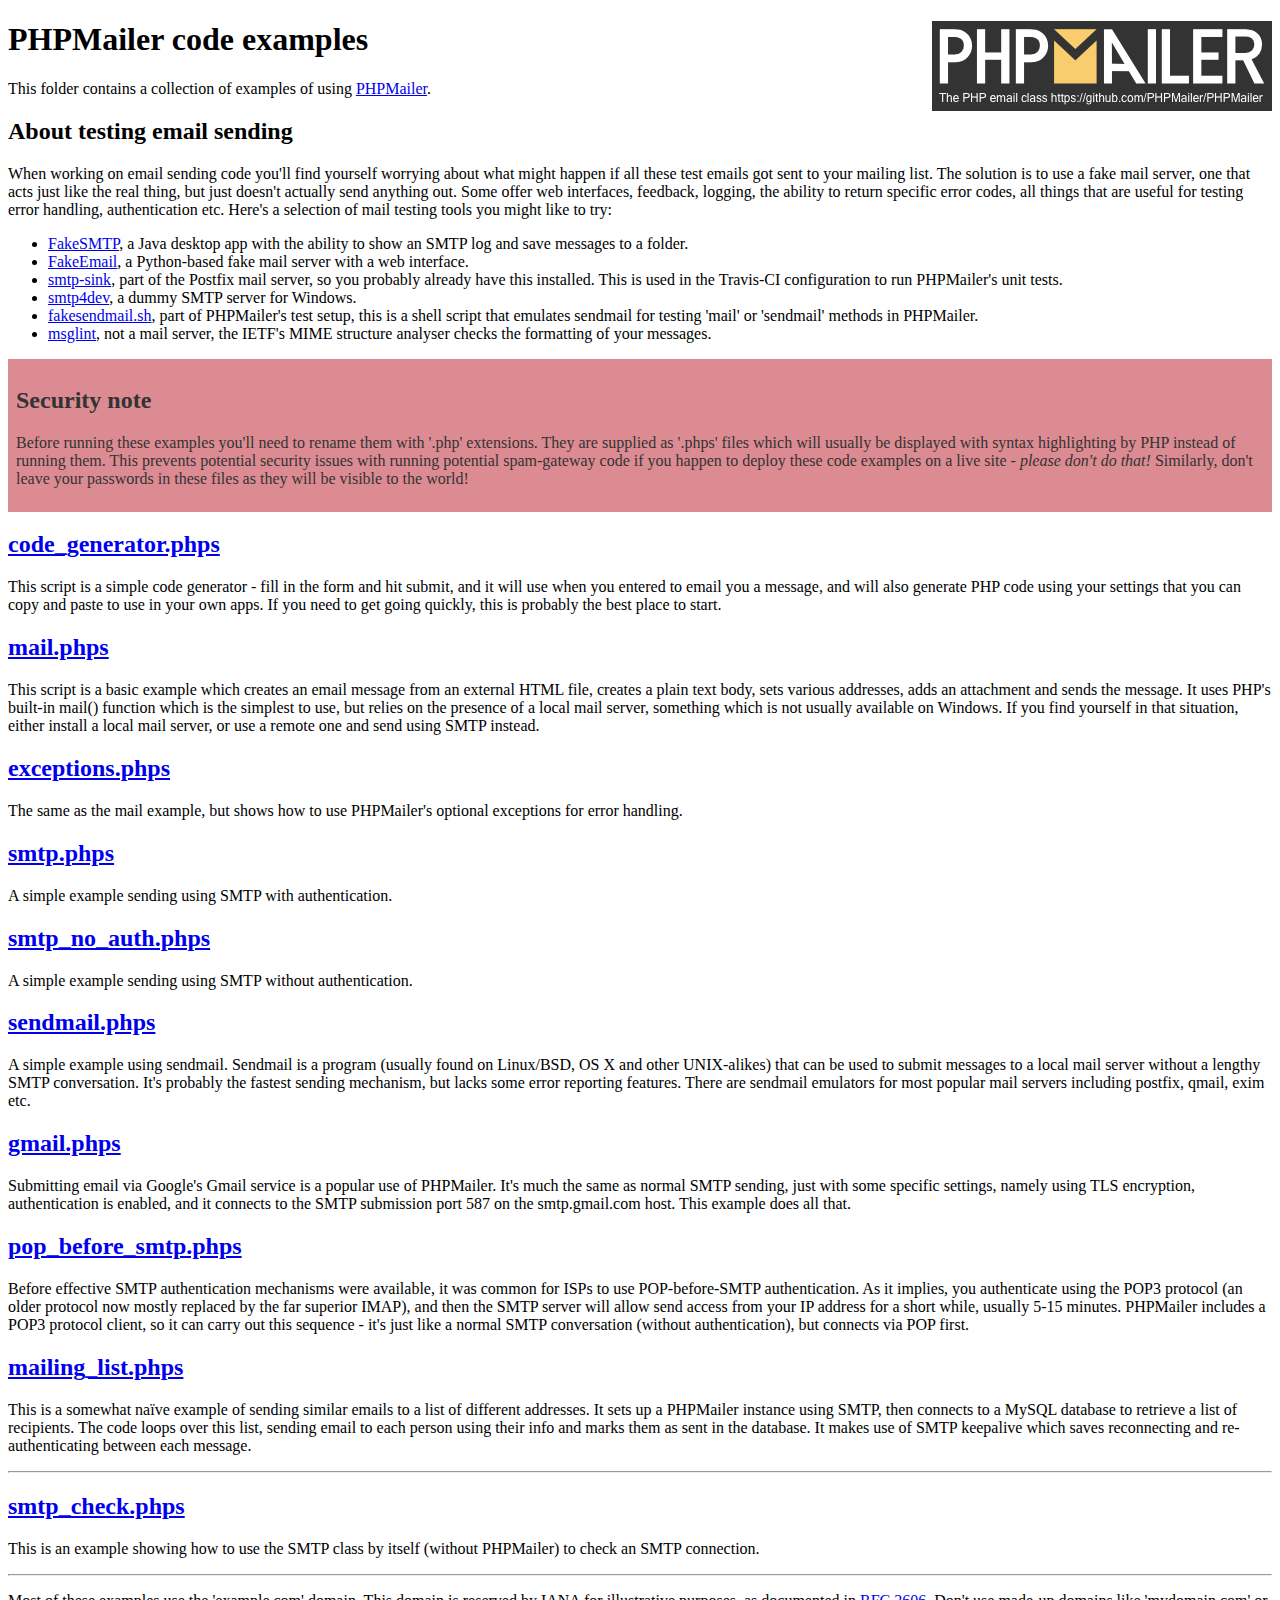
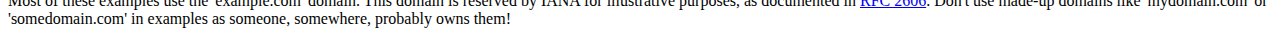
<file: contact/PHPMailer-master/examples/index.html>
<!DOCTYPE html>
<html>
<head>
	<meta charset="UTF-8">
	<title>PHPMailer Examples</title>
</head>
<body>
<h1>PHPMailer code examples<a href="https://github.com/PHPMailer/PHPMailer"><img src="images/phpmailer.png" style="float:right; border:0;" alt="PHPMailer logo"></a></h1>
<p>This folder contains a collection of examples of using <a href="https://github.com/PHPMailer/PHPMailer">PHPMailer</a>.</p>
<h2>About testing email sending</h2>
<p>When working on email sending code you'll find yourself worrying about what might happen if all these test emails got sent to your mailing list. The solution is to use a fake mail server, one that acts just like the real thing, but just doesn't actually send anything out. Some offer web interfaces, feedback, logging, the ability to return specific error codes, all things that are useful for testing error handling, authentication etc. Here's a selection of mail testing tools you might like to try:</p>
<ul>
  <li><a href="https://github.com/Nilhcem/FakeSMTP">FakeSMTP</a>, a Java desktop app with the ability to show an SMTP log and save messages to a folder. </li>
  <li><a href="https://github.com/isotoma/FakeEmail">FakeEmail</a>, a Python-based fake mail server with a web interface.</li>
  <li><a href="http://www.postfix.org/smtp-sink.1.html">smtp-sink</a>, part of the Postfix mail server, so you probably already have this installed. This is used in the Travis-CI configuration to run PHPMailer's unit tests.</li>
  <li><a href="http://smtp4dev.codeplex.com">smtp4dev</a>, a dummy SMTP server for Windows.</li>
  <li><a href="https://github.com/PHPMailer/PHPMailer/blob/master/test/fakesendmail.sh">fakesendmail.sh</a>, part of PHPMailer's test setup, this is a shell script that emulates sendmail for testing 'mail' or 'sendmail' methods in PHPMailer.</li>
  <li><a href="http://tools.ietf.org/tools/msglint/">msglint</a>, not a mail server, the IETF's MIME structure analyser checks the formatting of your messages.</li>
</ul>
<div style="padding: 8px; color: #333333; background-color: #dc8b92">
<h2>Security note</h2>
<p>Before running these examples you'll need to rename them with '.php' extensions. They are supplied as '.phps' files which will usually be displayed with syntax highlighting by PHP instead of running them. This prevents potential security issues with running potential spam-gateway code if you happen to deploy these code examples on a live site - <em>please don't do that!</em> Similarly, don't leave your passwords in these files as they will be visible to the world!</p>
</div>
<h2><a href="code_generator.phps">code_generator.phps</a></h2>
<p>This script is a simple code generator - fill in the form and hit submit, and it will use when you entered to email you a message, and will also generate PHP code using your settings that you can copy and paste to use in your own apps. If you need to get going quickly, this is probably the best place to start.</p>
<h2><a href="mail.phps">mail.phps</a></h2>
<p>This script is a basic example which creates an email message from an external HTML file, creates a plain text body, sets various addresses, adds an attachment and sends the message. It uses PHP's built-in mail() function which is the simplest to use, but relies on the presence of a local mail server, something which is not usually available on Windows. If you find yourself in that situation, either install a local mail server, or use a remote one and send using SMTP instead.</p>
<h2><a href="exceptions.phps">exceptions.phps</a></h2>
<p>The same as the mail example, but shows how to use PHPMailer's optional exceptions for error handling.</p>
<h2><a href="smtp.phps">smtp.phps</a></h2>
<p>A simple example sending using SMTP with authentication.</p>
<h2><a href="smtp_no_auth.phps">smtp_no_auth.phps</a></h2>
<p>A simple example sending using SMTP without authentication.</p>
<h2><a href="sendmail.phps">sendmail.phps</a></h2>
<p>A simple example using sendmail. Sendmail is a program (usually found on Linux/BSD, OS X and other UNIX-alikes) that can be used to submit messages to a local mail server without a lengthy SMTP conversation. It's probably the fastest sending mechanism, but lacks some error reporting features. There are sendmail emulators for most popular mail servers including postfix, qmail, exim etc.</p>
<h2><a href="gmail.phps">gmail.phps</a></h2>
<p>Submitting email via Google's Gmail service is a popular use of PHPMailer. It's much the same as normal SMTP sending, just with some specific settings, namely using TLS encryption, authentication is enabled, and it connects to the SMTP submission port 587 on the smtp.gmail.com host. This example does all that.</p>
<h2><a href="pop_before_smtp.phps">pop_before_smtp.phps</a></h2>
<p>Before effective SMTP authentication mechanisms were available, it was common for ISPs to use POP-before-SMTP authentication. As it implies, you authenticate using the POP3 protocol (an older protocol now mostly replaced by the far superior IMAP), and then the SMTP server will allow send access from your IP address for a short while, usually 5-15 minutes. PHPMailer includes a POP3 protocol client, so it can carry out this sequence - it's just like a normal SMTP conversation (without authentication), but connects via POP first.</p>
<h2><a href="mailing_list.phps">mailing_list.phps</a></h2>
<p>This is a somewhat naïve example of sending similar emails to a list of different addresses. It sets up a PHPMailer instance using SMTP, then connects to a MySQL database to retrieve a list of recipients. The code loops over this list, sending email to each person using their info and marks them as sent in the database. It makes use of SMTP keepalive which saves reconnecting and re-authenticating between each message.</p>
<hr>
<h2><a href="smtp_check.phps">smtp_check.phps</a></h2>
<p>This is an example showing how to use the SMTP class by itself (without PHPMailer) to check an SMTP connection.</p>
<hr>
<p>Most of these examples use the 'example.com' domain. This domain is reserved by IANA for illustrative purposes, as documented in <a href="http://tools.ietf.org/html/rfc2606">RFC 2606</a>. Don't use made-up domains like 'mydomain.com' or 'somedomain.com' in examples as someone, somewhere, probably owns them!</p>
</body>
</html>
</file>
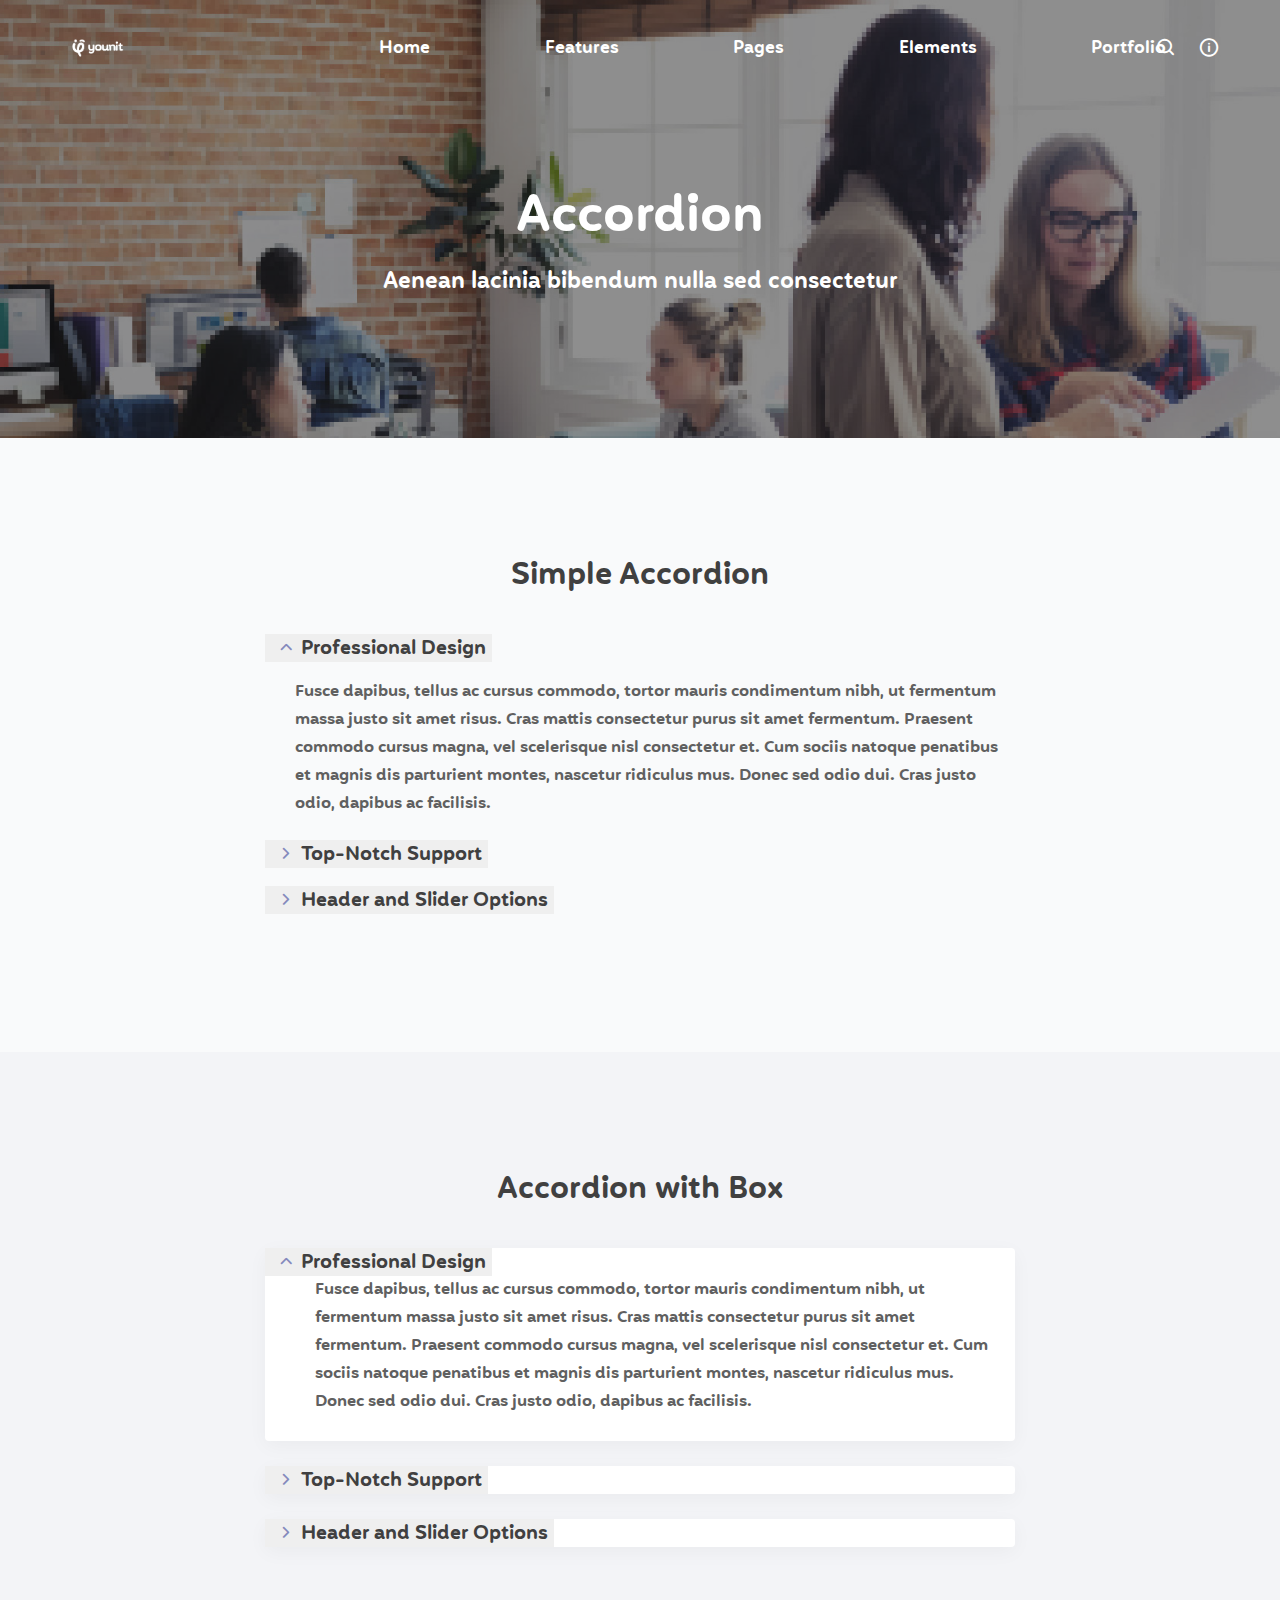
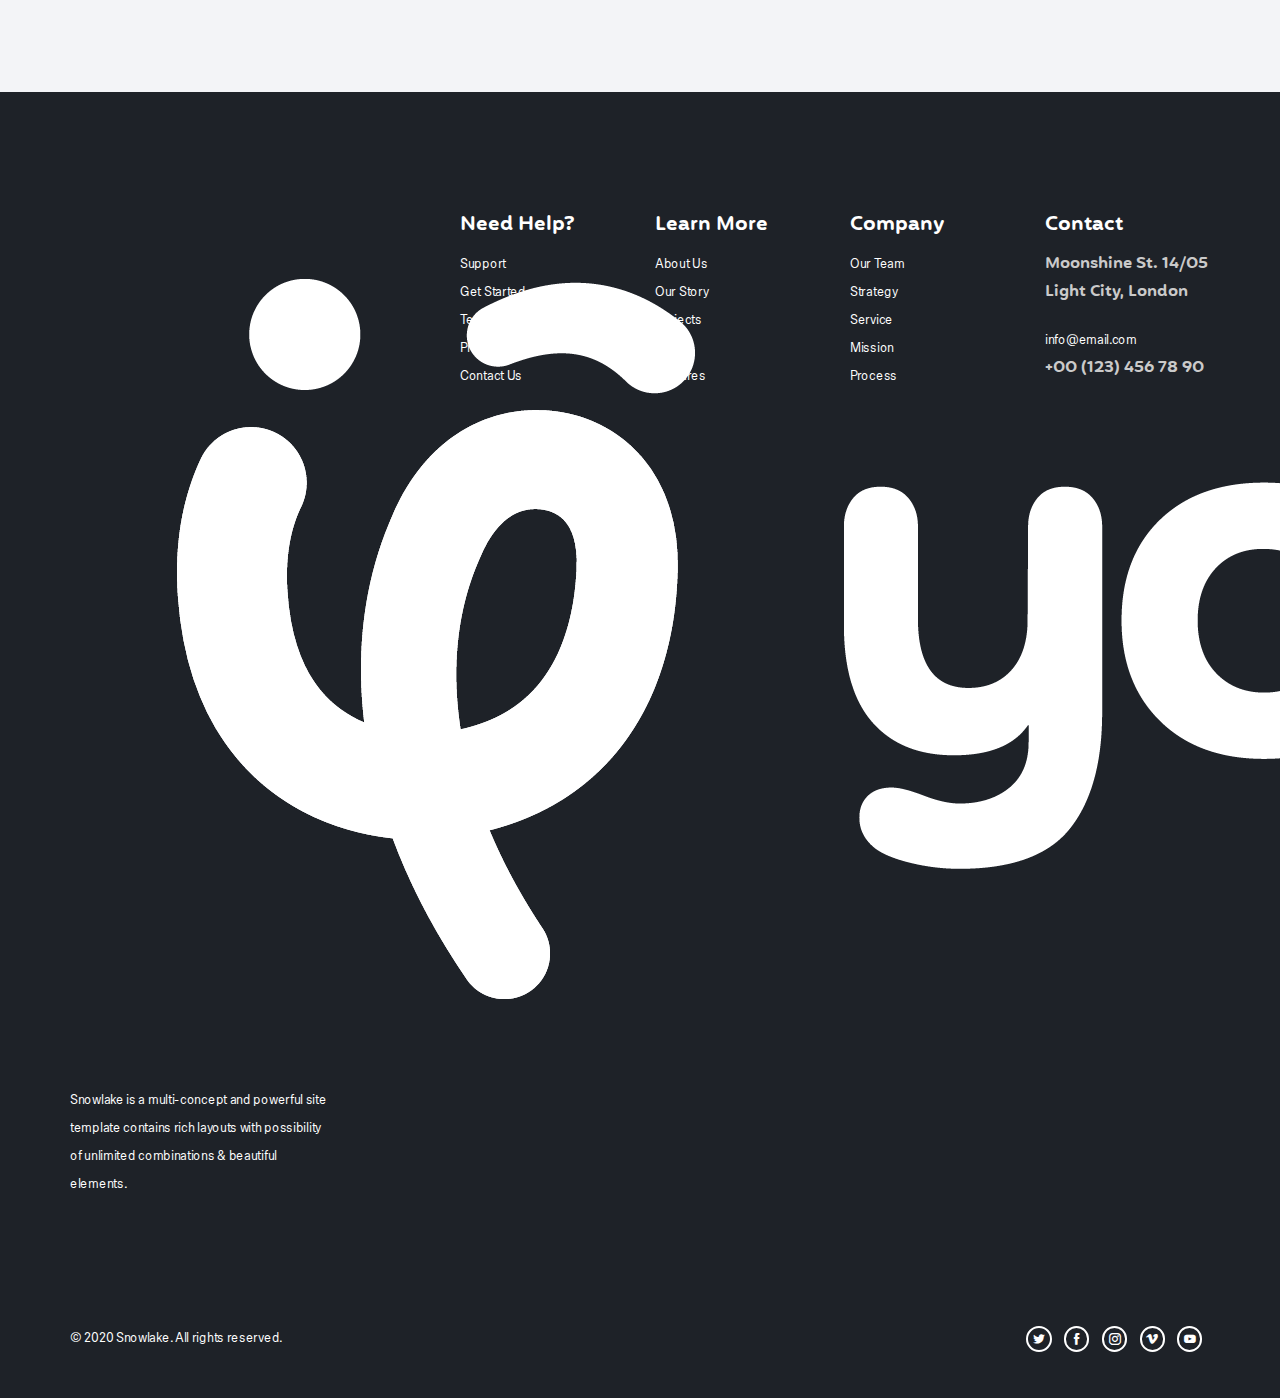
<file: accordion.html>
<!DOCTYPE html>
<html lang="en">
<head>
  <meta charset="utf-8">
  <meta name="viewport" content="width=device-width, initial-scale=1.0">
  <link rel="shortcut icon" href="style/images/favicon.png">
  <title>Snowlake</title>
  <link rel="stylesheet" type="text/css" href="style/css/bootstrap.min.css">
  <link rel="stylesheet" type="text/css" href="style/css/plugins.css">
  <link rel="stylesheet" type="text/css" href="style/revolution/css/settings.css">
  <link rel="stylesheet" type="text/css" href="style/revolution/css/layers.css">
  <link rel="stylesheet" type="text/css" href="style/revolution/css/navigation.css">
  <link rel="stylesheet" type="text/css" href="style/type/type.css">
  <link rel="stylesheet" type="text/css" href="style.css">
  <link rel="stylesheet" type="text/css" href="style/css/color/purple.css">
</head>
<body>
  <div class="content-wrapper">
    <nav class="navbar absolute transparent inverse-text navbar-hover-opacity navbar-expand-lg">
      <div class="container">
        <div class="navbar-brand"><a href="index.html"><img src="#" srcset="style/images/logo.png 1x, style/images/logo@2x.png 2x" class="logo-dark" alt="" /><img src="#" srcset="style/images/logo-light.png 1x, style/images/logo-light@2x.png 2x" class="logo-light" alt="" /></a></div>
        <div class="navbar-other ml-auto order-lg-3">
          <ul class="navbar-nav flex-row align-items-center" data-sm-skip="true">
            <li class="nav-item">
              <div class="navbar-hamburger d-lg-none d-xl-none ml-auto"><button class="hamburger animate plain" data-toggle="offcanvas-nav"><span></span></button></div>
            </li>
            <li class="dropdown search-dropdown position-static nav-item">
              <a href="#" role="button" class="collapse-toggle" data-toggle="collapse" data-target=".search-dropdown-menu" aria-haspopup="true" aria-expanded="false"><i class="jam jam-search"></i></a>
              <div class="dropdown-menu search-dropdown-menu w-100 collapse">
                <div class="form-wrapper">
                  <form class="inverse-text">
                    <input type="text" class="form-control" placeholder="Search something">
                  </form>
                  <!-- /.search-form -->
                  <i class="dropdown-close jam jam-close"></i>
                </div>
                <!-- /.form-wrapper -->
              </div>
            </li>
            <li class="nav-item"><button class="plain" data-toggle="offcanvas-info"><i class="jam jam-info"></i></button></li>
          </ul>
          <!-- /.navbar-nav -->
        </div>
        <!-- /.navbar-other -->
        <div class="navbar-collapse offcanvas-nav">
          <div class="offcanvas-header d-lg-none d-xl-none">
            <a href="index.html"><img src="#" srcset="style/images/logo-light.png 1x, style/images/logo-light@2x.png 2x" alt="" /></a>
            <button class="plain offcanvas-close offcanvas-nav-close"><i class="jam jam-close"></i></button>
          </div>
          <ul class="navbar-nav ml-auto">
            <li class="nav-item"><a class="nav-link" href="index.html">Home</a>
              <ul class="dropdown-menu mega-menu boxed list-view text-left">
                <li class="mega-menu-content">
                  <div class="row">
                    <div class="col-lg-3">
                      <ul class="list-unstyled">
                        <li><a class="dropdown-item" href="index.html">Digital Startup</a></li>
                        <li><a class="dropdown-item" href="index2.html">Saas Landing</a></li>
                        <li><a class="dropdown-item" href="index3.html">SEO Agency</a></li>
                        <li><a class="dropdown-item" href="index4.html">Modern Business</a></li>
                        <li><a class="dropdown-item" href="index5.html">Design Agency</a></li>
                        <li><a class="dropdown-item" href="index6.html">App Presentation</a></li>
                        <li><a class="dropdown-item" href="index7.html">Creative Landing</a></li>
                      </ul>
                    </div>
                    <!--/column -->
                    <div class="col-lg-3">
                      <ul class="list-unstyled">
                        <li><a class="dropdown-item" href="index8.html">Marketing Startup</a></li>
                        <li><a class="dropdown-item" href="index9.html">Digital Agency</a></li>
                        <li><a class="dropdown-item" href="index10.html">Creative Business</a></li>
                        <li><a class="dropdown-item" href="index11.html">Software Landing</a></li>
                        <li><a class="dropdown-item" href="index12.html">App Landing</a></li>
                        <li><a class="dropdown-item" href="index13.html">Creative Agency</a></li>
                        <li><a class="dropdown-item" href="index14.html">Wedding Photography</a></li>
                      </ul>
                    </div>
                    <!--/column -->
                    <div class="col-lg-3">
                      <ul class="list-unstyled">
                        <li><a class="dropdown-item" href="index15.html">Food Photography</a></li>
                        <li><a class="dropdown-item" href="index16.html">Creative Onepage</a></li>
                        <li><a class="dropdown-item" href="index17.html">Marketing Company</a></li>
                        <li><a class="dropdown-item" href="index18.html">Startup Business</a></li>
                        <li><a class="dropdown-item" href="index19.html">Creative Resume</a></li>
                        <li><a class="dropdown-item" href="index20.html">Digital Studio</a></li>
                        <li><a class="dropdown-item" href="index21.html">Travel Blog</a></li>
                      </ul>
                    </div>
                    <!--/column -->
                    <div class="col-lg-3">
                      <ul class="list-unstyled">
                        <li><a class="dropdown-item" href="index22.html">Minimal Shop</a></li>
                        <li><a class="dropdown-item" href="index23.html">Minimal Portfolio</a></li>
                        <li><a class="dropdown-item" href="index24.html">Coming Soon</a></li>
                        <li><a class="dropdown-item" href="index25.html">Personal Creative</a></li>
                        <li><a class="dropdown-item" href="index26.html">Minimal Photography</a></li>
                        <li><a class="dropdown-item" href="index27.html">Maintenance</a></li>
                      </ul>
                    </div>
                    <!--/column -->
                  </div>
                  <!--/.row -->
                </li>
                <!--/.mega-menu-content-->
              </ul>
              <!--/.dropdown-menu -->
            </li>
            <li class="nav-item dropdown"><a class="nav-link dropdown-toggle" href="#!">Features</a>
              <ul class="dropdown-menu">
                <li class="dropdown"><a class="dropdown-item dropdown-toggle" href="#">Header</a>
                  <ul class="dropdown-menu">
                    <li class="nav-item"><a class="dropdown-item" href="header.html">Classic Header</a></li>
                    <li class="nav-item"><a class="dropdown-item" href="header2.html">Classic Light Header</a></li>
                    <li class="nav-item"><a class="dropdown-item" href="header3.html">Classic Dark Header</a></li>
                    <li class="nav-item"><a class="dropdown-item" href="header4.html">Header with Topbar</a></li>
                    <li class="nav-item"><a class="dropdown-item" href="header5.html">Wide Header</a></li>
                    <li class="nav-item"><a class="dropdown-item" href="header6.html">Extended Header</a></li>
                    <li class="nav-item"><a class="dropdown-item" href="header7.html">Fancy Light Header</a></li>
                    <li class="nav-item"><a class="dropdown-item" href="header8.html">Fancy Dark Header</a></li>
                    <li class="nav-item"><a class="dropdown-item" href="header9.html">Centered Header</a></li>
                  </ul>
                </li>
                <li class="dropdown"><a class="dropdown-item dropdown-toggle" href="#">Footer</a>
                  <ul class="dropdown-menu">
                    <li class="nav-item"><a class="dropdown-item" href="footer.html">Footer with Details</a></li>
                    <li class="nav-item"><a class="dropdown-item" href="footer2.html">Centered Footer</a></li>
                    <li class="nav-item"><a class="dropdown-item" href="footer3.html">Simple Footer</a></li>
                    <li class="nav-item"><a class="dropdown-item" href="footer4.html">Footer with Widgets</a></li>
                    <li class="nav-item"><a class="dropdown-item" href="footer5.html">Minimalist Footer</a></li>
                    <li class="nav-item"><a class="dropdown-item" href="footer6.html">Footer with Overflow</a></li>
                    <li class="nav-item"><a class="dropdown-item" href="footer7.html">Footer with Background Image</a></li>
                  </ul>
                </li>
                <li class="dropdown"><a class="dropdown-item dropdown-toggle" href="#">Page Title</a>
                  <ul class="dropdown-menu">
                    <li class="nav-item"><a class="dropdown-item" href="page-title.html">Page Title with Image</a></li>
                    <li class="nav-item"><a class="dropdown-item" href="page-title2.html">Page Title with Breadcrumbs</a></li>
                    <li class="nav-item"><a class="dropdown-item" href="page-title3.html">Page Title with Light Wrapper</a></li>
                    <li class="nav-item"><a class="dropdown-item" href="page-title4.html">Page Title with Gray Wrapper</a></li>
                    <li class="nav-item"><a class="dropdown-item" href="page-title5.html">Page Title with Dark Wrapper</a></li>
                    <li class="nav-item"><a class="dropdown-item" href="page-title6.html">Page Title with Colored Wrapper</a></li>
                    <li class="nav-item"><a class="dropdown-item" href="page-title7.html">Page Title with Gradient Wrapper</a></li>
                    <li class="nav-item"><a class="dropdown-item" href="page-title8.html">Page Title with Video Wrapper</a></li>
                  </ul>
                </li>
                <li class="dropdown"><a class="dropdown-item dropdown-toggle" href="#">Modal Popup</a>
                  <ul class="dropdown-menu">
                    <li class="nav-item"><a class="dropdown-item" href="modal-popup1.html">Subscription</a></li>
                    <li class="nav-item"><a class="dropdown-item" href="modal-popup2.html">Subscription Alternative</a></li>
                    <li class="nav-item"><a class="dropdown-item" href="modal-popup3.html">Sign Up</a></li>
                    <li class="nav-item"><a class="dropdown-item" href="modal-popup4.html">Contact Form</a></li>
                    <li class="nav-item"><a class="dropdown-item" href="modal-popup5.html">Cookie</a></li>
                    <li class="nav-item"><a class="dropdown-item" href="modal-popup6.html">Sale</a></li>
                  </ul>
                </li>
                <li class="nav-item dropdown"><a class="dropdown-item dropdown-toggle" href="#">Fonts</a>
                  <ul class="dropdown-menu">
                    <li class="nav-item"><a class="dropdown-item" href="font1.html">Jost</a></li>
                    <li class="nav-item"><a class="dropdown-item" href="font2.html">Nunito</a></li>
                    <li class="nav-item"><a class="dropdown-item" href="font3.html">DM Sans + Zilla Slab</a></li>
                    <li class="nav-item"><a class="dropdown-item" href="font4.html">HK Grotesk</a></li>
                    <li class="nav-item"><a class="dropdown-item" href="font5.html">Abhaya Libre</a></li>
                  </ul>
                </li>
                <li class="nav-item dropdown"><a class="dropdown-item dropdown-toggle" href="#">Colors</a>
                  <ul class="dropdown-menu">
                    <li class="nav-item"><a class="dropdown-item" href="color1.html">Aqua</a></li>
                    <li class="nav-item"><a class="dropdown-item" href="color2.html">Blue</a></li>
                    <li class="nav-item"><a class="dropdown-item" href="color3.html">Brown</a></li>
                    <li class="nav-item"><a class="dropdown-item" href="color4.html">Cobalt</a></li>
                    <li class="nav-item"><a class="dropdown-item" href="color5.html">Green</a></li>
                    <li class="nav-item"><a class="dropdown-item" href="color6.html">Hibiscus</a></li>
                    <li class="nav-item"><a class="dropdown-item" href="color7.html">Leaf</a></li>
                    <li class="nav-item"><a class="dropdown-item" href="color8.html">Meander</a></li>
                    <li class="nav-item"><a class="dropdown-item" href="color9.html">Orange</a></li>
                    <li class="nav-item"><a class="dropdown-item" href="color10.html">Pink</a></li>
                    <li class="nav-item"><a class="dropdown-item" href="color11.html">Purple</a></li>
                    <li class="nav-item"><a class="dropdown-item" href="color12.html">Red</a></li>
                    <li class="nav-item"><a class="dropdown-item" href="color13.html">Rose</a></li>
                    <li class="nav-item"><a class="dropdown-item" href="color14.html">Sky</a></li>
                    <li class="nav-item"><a class="dropdown-item" href="color15.html">Teal</a></li>
                    <li class="nav-item"><a class="dropdown-item" href="color16.html">Violet</a></li>
                    <li class="nav-item"><a class="dropdown-item" href="color17.html">Yellow</a></li>
                  </ul>
                </li>
                <li class="dropdown"><a class="dropdown-item dropdown-toggle" href="#">Onepage</a>
                  <ul class="dropdown-menu">
                    <li class="nav-item"><a class="dropdown-item" href="index16.html">Demo I</a></li>
                    <li class="nav-item"><a class="dropdown-item" href="index19.html">Demo II</a></li>
                  </ul>
                </li>
                <li class="nav-item"><a class="dropdown-item" href="box-layout.html">Box Layout</a></li>
              </ul>
            </li>
            <li class="nav-item dropdown"><a class="nav-link dropdown-toggle" href="#!">Pages</a>
              <ul class="dropdown-menu">
                <li class="dropdown"><a class="dropdown-item dropdown-toggle" href="#">Services</a>
                  <ul class="dropdown-menu">
                    <li class="nav-item"><a class="dropdown-item" href="services.html">Services I</a></li>
                    <li class="nav-item"><a class="dropdown-item" href="services2.html">Services II</a></li>
                    <li class="nav-item"><a class="dropdown-item" href="services3.html">Services III</a></li>
                    <li class="nav-item"><a class="dropdown-item" href="services4.html">Services IV</a></li>
                    <li class="nav-item"><a class="dropdown-item" href="services5.html">Services V</a></li>
                  </ul>
                </li>
                <li class="dropdown"><a class="dropdown-item dropdown-toggle" href="#">About</a>
                  <ul class="dropdown-menu">
                    <li class="nav-item"><a class="dropdown-item" href="about.html">About I</a></li>
                    <li class="nav-item"><a class="dropdown-item" href="about2.html">About II</a></li>
                    <li class="nav-item"><a class="dropdown-item" href="about3.html">About III</a></li>
                    <li class="nav-item"><a class="dropdown-item" href="about4.html">About IV</a></li>
                  </ul>
                </li>
                <li class="dropdown"><a class="dropdown-item dropdown-toggle" href="#">Shop</a>
                  <ul class="dropdown-menu">
                    <li class="nav-item"><a class="dropdown-item" href="shop.html">Shop</a></li>
                    <li class="nav-item"><a class="dropdown-item" href="shop2.html">Shop with Sidebar</a></li>
                    <li class="nav-item"><a class="dropdown-item" href="shop3.html">Shop with Left Sidebar</a></li>
                    <li class="nav-item"><a class="dropdown-item" href="shop-product.html">Product Page</a></li>
                    <li class="nav-item"><a class="dropdown-item" href="shop-cart.html">Shopping Cart</a></li>
                    <li class="nav-item"><a class="dropdown-item" href="shop-checkout.html">Checkout</a></li>
                  </ul>
                </li>
                <li class="dropdown"><a class="dropdown-item dropdown-toggle" href="#">Contact</a>
                  <ul class="dropdown-menu">
                    <li class="nav-item"><a class="dropdown-item" href="contact.html">Contact I</a></li>
                    <li class="nav-item"><a class="dropdown-item" href="contact2.html">Contact II</a></li>
                    <li class="nav-item"><a class="dropdown-item" href="contact3.html">Contact III</a></li>
                    <li class="nav-item"><a class="dropdown-item" href="contact4.html">Contact IV</a></li>
                  </ul>
                </li>
                <li><a class="dropdown-item" href="faq.html">FAQ</a></li>
                <li><a class="dropdown-item" href="page-loading.html">Page Loading</a></li>
                <li><a class="dropdown-item" href="scroll-animation.html">Scroll Animation</a></li>
              </ul>
            </li>
            <li class="nav-item"><a class="nav-link" href="#!">Elements</a>
              <ul class="dropdown-menu mega-menu boxed list-view text-left">
                <li class="mega-menu-content">
                  <div class="row">
                    <div class="col-lg-3">
                      <ul class="list-unstyled">
                        <li><a href="accordion.html">Accordion</a></li>
                        <li><a href="alerts.html">Alerts</a></li>
                        <li><a href="animated-text.html">Animated Text</a></li>
                        <li><a href="blockquote.html">Blockquote</a></li>
                        <li><a href="buttons-badges.html">Buttons & Badges</a></li>
                        <li><a href="call-to-action.html">Call to Action</a></li>
                        <li><a href="carousel.html">Carousel</a></li>
                        <li><a href="clients.html">Clients</a></li>
                        <li><a href="countdown.html">Countdown</a></li>
                        <li><a href="counter.html">Counter</a></li>
                      </ul>
                    </div>
                    <!--/column -->
                    <div class="col-lg-3">
                      <ul class="list-unstyled">
                        <li><a href="dividers.html">Dividers</a></li>
                        <li><a href="dropcap.html">Dropcap</a></li>
                        <li><a href="forms.html">Forms</a></li>
                        <li><a href="icon-concept.html">Icons - Concept</a></li>
                        <li><a href="icon-jam.html">Icons - Jam</a></li>
                        <li><a href="icon-icofont.html">Icons - Icofont</a></li>
                        <li><a href="icon-lineal.html">Icons - Lineal</a></li>
                        <li><a href="icon-box.html">Icon Box</a></li>
                        <li><a href="image-hover.html">Image Hover</a></li>
                        <li><a href="image-mask.html">Image Mask</a></li>
                      </ul>
                    </div>
                    <!--/column -->
                    <div class="col-lg-3">
                      <ul class="list-unstyled">
                        <li><a href="lightbox.html">Lightbox</a></li>
                        <li><a href="lists.html">Lists</a></li>
                        <li><a href="player.html">Media Player</a></li>
                        <li><a href="modal.html">Modal</a></li>
                        <li><a href="pricing.html">Pricing Tables</a></li>
                        <li><a href="process.html">Process Steps</a></li>
                        <li><a href="progressbar.html">Progress Bar</a></li>
                        <li><a href="animations.html">Scroll Animations</a></li>
                        <li><a href="social-icons.html">Social Icons</a></li>
                        <li><a href="tables.html">Tables</a></li>
                      </ul>
                    </div>
                    <!--/column -->
                    <div class="col-lg-3">
                      <ul class="list-unstyled">
                        <li><a href="tabs.html">Tabs</a></li>
                        <li><a href="team.html">Team</a></li>
                        <li><a href="testimonials.html">Testimonials</a></li>
                        <li><a href="titles.html">Titles</a></li>
                        <li><a href="toggle.html">Toggle</a></li>
                        <li><a href="tooltip-popover.html">Tooltip & Popover</a></li>
                        <li><a href="typography.html">Typography</a></li>
                        <li><a href="video-popup.html">Video Popup</a></li>
                        <li><a href="waves.html">Waves</a></li>
                        <li><a href="wrappers.html">Wrappers</a></li>
                      </ul>
                    </div>
                    <!--/column -->
                  </div>
                  <!--/.row -->
                </li>
                <!--/.mega-menu-content-->
              </ul>
              <!--/.dropdown-menu -->
            </li>
            <li class="nav-item dropdown"><a class="nav-link dropdown-toggle" href="#!">Portfolio</a>
              <ul class="dropdown-menu">
                <li><a class="dropdown-item" href="portfolio.html">Grid Portfolio</a></li>
                <li><a class="dropdown-item" href="portfolio2.html">Grid Portfolio with Details</a></li>
                <li><a class="dropdown-item" href="portfolio3.html">Masonry Portfolio</a></li>
                <li><a class="dropdown-item" href="portfolio4.html">Masonry Portfolio with Details</a></li>
                <li><a class="dropdown-item" href="portfolio5.html">Mosaic Portfolio</a></li>
                <li><a class="dropdown-item" href="portfolio6.html">Fullscreen Grid Portfolio</a></li>
                <li><a class="dropdown-item" href="portfolio7.html">Portfolio with Item Details</a></li>
                <li><a class="dropdown-item" href="portfolio8.html">Box Portfolio with Item Details</a></li>
                <li class="dropdown"><a class="dropdown-item dropdown-toggle" href="#">Portfolio Posts</a>
                  <ul class="dropdown-menu">
                    <li class="nav-item"><a class="dropdown-item" href="portfolio-post.html">Post with Multiple Images</a></li>
                    <li class="nav-item"><a class="dropdown-item" href="portfolio-post2.html">Post with Slider</a></li>
                    <li class="nav-item"><a class="dropdown-item" href="portfolio-post3.html">Post with Masonry Gallery</a></li>
                    <li class="nav-item"><a class="dropdown-item" href="portfolio-post4.html">Post with Carousel</a></li>
                    <li class="nav-item"><a class="dropdown-item" href="portfolio-post5.html">Post with Columns</a></li>
                    <li class="nav-item"><a class="dropdown-item" href="portfolio-post6.html">Post with Video</a></li>
                  </ul>
                </li>
              </ul>
            </li>
            <li class="nav-item dropdown"><a class="nav-link dropdown-toggle" href="#!">Blog</a>
              <ul class="dropdown-menu">
                <li><a class="dropdown-item" href="blog.html">Grid View</a></li>
                <li><a class="dropdown-item" href="blog2.html">Grid View with Sidebar</a></li>
                <li><a class="dropdown-item" href="blog3.html">Box Grid View</a></li>
                <li><a class="dropdown-item" href="blog4.html">Box Grid View with Sidebar</a></li>
                <li><a class="dropdown-item" href="blog5.html">Classic View</a></li>
                <li><a class="dropdown-item" href="blog6.html">Classic View with Sidebar</a></li>
                <li><a class="dropdown-item" href="blog7.html">Box Classic View</a></li>
                <li><a class="dropdown-item" href="blog8.html">Box Classic View with Sidebar</a></li>
                <li class="dropdown"><a class="dropdown-item dropdown-toggle" href="#">Blog Posts</a>
                  <ul class="dropdown-menu">
                    <li class="nav-item"><a class="dropdown-item" href="blog-post.html">Post No Sidebar</a></li>
                    <li class="nav-item"><a class="dropdown-item" href="blog-post2.html">Post with Sidebar</a></li>
                    <li class="nav-item"><a class="dropdown-item" href="blog-post3.html">Box Post No Sidebar </a></li>
                    <li class="nav-item"><a class="dropdown-item" href="blog-post4.html">Box Post with Sidebar </a></li>
                  </ul>
                </li>
              </ul>
            </li>
          </ul>
          <!-- /.navbar-nav -->
        </div>
        <!-- /.navbar-collapse -->
      </div>
      <!-- /.container -->
    </nav>
    <!-- /.navbar -->
    <div class="offcanvas-info inverse-text">
      <button class="plain offcanvas-close offcanvas-info-close"><i class="jam jam-close"></i></button>
      <a href="index.html"><img src="#" srcset="style/images/logo-light.png 1x, style/images/logo-light@2x.png 2x" alt="" /></a>
      <div class="space30"></div>
      <p>Snowlake is a multi-concept and powerful site template contains rich layouts with possibility of unlimited combinations & beautiful elements.</p>
      <div class="space20"></div>
      <div class="widget">
        <h5 class="widget-title">Contact Info</h5>
        <address> Moonshine St. 14/05 <br /> Light City, London <div class="space20"></div>
          <a href="mailto:first.last@email.com" class="nocolor">info@email.com</a><br /> +00 (123) 456 78 90 </address>
      </div>
      <!-- /.widget -->
      <div class="widget">
        <h3 class="widget-title">Learn More</h3>
        <ul class="list-unstyled">
          <li><a href="#" class="nocolor">Our Story</a></li>
          <li><a href="#" class="nocolor">Terms of Use</a></li>
          <li><a href="#" class="nocolor">Privacy Policy</a></li>
          <li><a href="#" class="nocolor">Contact Us</a></li>
        </ul>
      </div>
      <!-- /.widget -->
      <div class="widget">
        <h3 class="widget-title">Follow Us</h3>
        <ul class="social social-mute social-s ml-auto">
          <li><a href="#"><i class="jam jam-twitter"></i></a></li>
          <li><a href="#"><i class="jam jam-facebook"></i></a></li>
          <li><a href="#"><i class="jam jam-instagram"></i></a></li>
          <li><a href="#"><i class="jam jam-vimeo"></i></a></li>
          <li><a href="#"><i class="jam jam-youtube"></i></a></li>
        </ul>
      </div>
      <!-- /.widget -->
    </div>
    <!-- /.offcanvas-info -->
    <div class="wrapper image-wrapper bg-image page-title-wrapper inverse-text" data-image-src="style/images/art/bg1.jpg">
      <div class="container inner text-center">
        <div class="space90"></div>
        <h1 class="page-title">Accordion</h1>
        <p class="lead">Aenean lacinia bibendum nulla sed consectetur</p>
      </div>
      <!-- /.container -->
    </div>
    <!-- /.wrapper -->
    <div class="wrapper light-wrapper">
      <div class="container inner">
        <div class="row">
          <div class="col-lg-8 offset-lg-2">
            <h2 class="section-title mb-40 text-center">Simple Accordion</h2>
            <div id="accordion-1" class="accordion-wrapper simple">
              <div class="card">
                <div class="card-header" id="accordion-heading-1-1">
                  <h5>
                    <button data-toggle="collapse" data-target="#accordion-collapse-1-1" aria-expanded="true" aria-controls="accordion-collapse-1-1">Professional Design</button>
                  </h5>
                </div>
                <!-- /.card-header -->
                <div id="accordion-collapse-1-1" class="collapse show" aria-labelledby="accordion-heading-1-1" data-parent="#accordion-1">
                  <div class="card-body">
                    <p>Fusce dapibus, tellus ac cursus commodo, tortor mauris condimentum nibh, ut fermentum massa justo sit amet risus. Cras mattis consectetur purus sit amet fermentum. Praesent commodo cursus magna, vel scelerisque nisl consectetur et. Cum sociis natoque penatibus et magnis dis parturient montes, nascetur ridiculus mus. Donec sed odio dui. Cras justo odio, dapibus ac facilisis.</p>
                  </div>
                  <!-- /.card-body -->
                </div>
                <!-- /.collapse -->
              </div>
              <!-- /.card -->
              <div class="card">
                <div class="card-header" id="accordion-heading-1-2">
                  <h5>
                    <button class="collapsed" data-toggle="collapse" data-target="#accordion-collapse-1-2" aria-expanded="false" aria-controls="accordion-collapse-1-2">Top-Notch Support</button>
                  </h5>
                </div>
                <!-- /.card-header -->
                <div id="accordion-collapse-1-2" class="collapse" aria-labelledby="accordion-heading-1-2" data-parent="#accordion-1">
                  <div class="card-body">
                    <p>Fusce dapibus, tellus ac cursus commodo, tortor mauris condimentum nibh, ut fermentum massa justo sit amet risus. Cras mattis consectetur purus sit amet fermentum. Praesent commodo cursus magna, vel scelerisque nisl consectetur et. Cum sociis natoque penatibus et magnis dis parturient montes, nascetur ridiculus mus. Donec sed odio dui. Cras justo odio, dapibus ac facilisis.</p>
                  </div>
                  <!-- /.card-body -->
                </div>
                <!-- /.collapse -->
              </div>
              <!-- /.card -->
              <div class="card">
                <div class="card-header" id="accordion-heading-1-3">
                  <h5>
                    <button class="collapsed" data-toggle="collapse" data-target="#accordion-collapse-1-3" aria-expanded="false" aria-controls="accordion-collapse-1-3">Header and Slider Options</button>
                  </h5>
                </div>
                <!-- /.card-header -->
                <div id="accordion-collapse-1-3" class="collapse" aria-labelledby="accordion-heading-1-3" data-parent="#accordion-1">
                  <div class="card-body">
                    <p>Fusce dapibus, tellus ac cursus commodo, tortor mauris condimentum nibh, ut fermentum massa justo sit amet risus. Cras mattis consectetur purus sit amet fermentum. Praesent commodo cursus magna, vel scelerisque nisl consectetur et. Cum sociis natoque penatibus et magnis dis parturient montes, nascetur ridiculus mus. Donec sed odio dui. Cras justo odio, dapibus ac facilisis.</p>
                  </div>
                  <!-- /.card-body -->
                </div>
                <!-- /.collapse -->
              </div>
              <!-- /.card -->
            </div>
            <!-- /.accordion-wrapper -->
          </div>
          <!-- /column -->
        </div>
        <!-- /.row -->
      </div>
      <!-- /.container -->
    </div>
    <!-- /.wrapper -->
    <div class="wrapper gray-wrapper">
      <div class="container inner">
        <div class="row">
          <div class="col-lg-8 offset-lg-2">
            <h2 class="section-title mb-40 text-center">Accordion with Box</h2>
            <div id="accordion-2" class="accordion-wrapper">
              <div class="card shadow">
                <div class="card-header" id="accordion-heading-2-1">
                  <h5>
                    <button data-toggle="collapse" data-target="#accordion-collapse-2-1" aria-expanded="true" aria-controls="accordion-collapse-2-1">Professional Design</button>
                  </h5>
                </div>
                <!-- /.card-header -->
                <div id="accordion-collapse-2-1" class="collapse show" aria-labelledby="accordion-heading-2-1" data-parent="#accordion-2">
                  <div class="card-body">
                    <p>Fusce dapibus, tellus ac cursus commodo, tortor mauris condimentum nibh, ut fermentum massa justo sit amet risus. Cras mattis consectetur purus sit amet fermentum. Praesent commodo cursus magna, vel scelerisque nisl consectetur et. Cum sociis natoque penatibus et magnis dis parturient montes, nascetur ridiculus mus. Donec sed odio dui. Cras justo odio, dapibus ac facilisis.</p>
                  </div>
                  <!-- /.card-body -->
                </div>
                <!-- /.collapse -->
              </div>
              <!-- /.card -->
              <div class="card shadow">
                <div class="card-header" id="accordion-heading-2-2">
                  <h5>
                    <button class="collapsed" data-toggle="collapse" data-target="#accordion-collapse-2-2" aria-expanded="false" aria-controls="accordion-collapse-2-2">Top-Notch Support</button>
                  </h5>
                </div>
                <!-- /.card-header -->
                <div id="accordion-collapse-2-2" class="collapse" aria-labelledby="accordion-heading-2-2" data-parent="#accordion-2">
                  <div class="card-body">
                    <p>Fusce dapibus, tellus ac cursus commodo, tortor mauris condimentum nibh, ut fermentum massa justo sit amet risus. Cras mattis consectetur purus sit amet fermentum. Praesent commodo cursus magna, vel scelerisque nisl consectetur et. Cum sociis natoque penatibus et magnis dis parturient montes, nascetur ridiculus mus. Donec sed odio dui. Cras justo odio, dapibus ac facilisis.</p>
                  </div>
                  <!-- /.card-body -->
                </div>
                <!-- /.collapse -->
              </div>
              <!-- /.card -->
              <div class="card shadow">
                <div class="card-header" id="accordion-heading-2-3">
                  <h5>
                    <button class="collapsed" data-toggle="collapse" data-target="#accordion-collapse-2-3" aria-expanded="false" aria-controls="accordion-collapse-2-3">Header and Slider Options</button>
                  </h5>
                </div>
                <!-- /.card-header -->
                <div id="accordion-collapse-2-3" class="collapse" aria-labelledby="accordion-heading-2-3" data-parent="#accordion-2">
                  <div class="card-body">
                    <p>Fusce dapibus, tellus ac cursus commodo, tortor mauris condimentum nibh, ut fermentum massa justo sit amet risus. Cras mattis consectetur purus sit amet fermentum. Praesent commodo cursus magna, vel scelerisque nisl consectetur et. Cum sociis natoque penatibus et magnis dis parturient montes, nascetur ridiculus mus. Donec sed odio dui. Cras justo odio, dapibus ac facilisis.</p>
                  </div>
                  <!-- /.card-body -->
                </div>
                <!-- /.collapse -->
              </div>
              <!-- /.card -->
            </div>
            <!-- /.accordion-wrapper -->
          </div>
          <!-- /column -->
        </div>
        <!-- /.row -->
      </div>
      <!-- /.container -->
    </div>
    <!-- /.wrapper -->
    <footer class="dark-wrapper inverse-text">
      <div class="container inner">
        <div class="row">
          <div class="col-md-12 col-lg-3 text-center text-lg-left">
            <div class="widget"> <img src="#" srcset="style/images/logo-light.png 1x, style/images/logo-light@2x.png 2x" alt="" />
              <div class="space20"></div>
              <p>Snowlake is a multi-concept and powerful site template contains rich layouts with possibility of unlimited combinations & beautiful elements.</p>
            </div>
            <!-- /.widget -->
          </div>
          <!-- /column -->
          <div class="space30 d-lg-none d-xl-none"></div>
          <div class="col-6 col-md-3 col-lg-2 offset-lg-1">
            <div class="widget">
              <h5 class="widget-title">Need Help?</h5>
              <ul class="list-unstyled mb-0">
                <li><a href="#">Support</a></li>
                <li><a href="#">Get Started</a></li>
                <li><a href="#">Terms of Use</a></li>
                <li><a href="#">Privacy Policy</a></li>
                <li><a href="#">Contact Us</a></li>
              </ul>
            </div>
            <!-- /.widget -->
          </div>
          <!-- /column -->
          <div class="col-6 col-md-3 col-lg-2">
            <div class="widget">
              <h5 class="widget-title">Learn More</h5>
              <ul class="list-unstyled mb-0">
                <li><a href="#">About Us</a></li>
                <li><a href="#">Our Story</a></li>
                <li><a href="#">Projects</a></li>
                <li><a href="#">Pricing</a></li>
                <li><a href="#">Features</a></li>
              </ul>
            </div>
            <!-- /.widget -->
          </div>
          <!-- /column -->
          <div class="col-6 col-md-3 col-lg-2">
            <div class="widget">
              <h5 class="widget-title">Company</h5>
              <ul class="list-unstyled mb-0">
                <li><a href="#">Our Team</a></li>
                <li><a href="#">Strategy</a></li>
                <li><a href="#">Service</a></li>
                <li><a href="#">Mission</a></li>
                <li><a href="#">Process</a></li>
              </ul>
            </div>
            <!-- /.widget -->
          </div>
          <!-- /column -->
          <div class="col-6 col-md-3 col-lg-2">
            <div class="widget">
              <h5 class="widget-title">Contact</h5>
              <address> Moonshine St. 14/05 Light City, London </address>
              <a href="mailto:first.last@email.com">info@email.com</a><br /> +00 (123) 456 78 90
            </div>
            <!-- /.widget -->
          </div>
          <!-- /column -->
        </div>
        <!-- /.row -->
      </div>
      <!-- /.container -->
      <div class="container inner pt-0 pb-40 d-flex align-items-center">
        <p class="mb-0 mr-auto">© 2020 Snowlake. All rights reserved.</p>
        <ul class="social social-mute social-s ml-auto">
          <li><a href="#"><i class="jam jam-twitter"></i></a></li>
          <li><a href="#"><i class="jam jam-facebook"></i></a></li>
          <li><a href="#"><i class="jam jam-instagram"></i></a></li>
          <li><a href="#"><i class="jam jam-vimeo"></i></a></li>
          <li><a href="#"><i class="jam jam-youtube"></i></a></li>
        </ul>
      </div>
    </footer>
  </div>
  <!-- /.content-wrapper -->
  <script src="style/js/jquery.min.js"></script>
  <script src="style/js/popper.min.js"></script>
  <script src="style/js/bootstrap.min.js"></script>
  <script src="style/revolution/js/jquery.themepunch.tools.min.js"></script>
  <script src="style/revolution/js/jquery.themepunch.revolution.min.js"></script>
  <script src="style/revolution/js/extensions/revolution.extension.actions.min.js"></script>
  <script src="style/revolution/js/extensions/revolution.extension.carousel.min.js"></script>
  <script src="style/revolution/js/extensions/revolution.extension.kenburn.min.js"></script>
  <script src="style/revolution/js/extensions/revolution.extension.layeranimation.min.js"></script>
  <script src="style/revolution/js/extensions/revolution.extension.migration.min.js"></script>
  <script src="style/revolution/js/extensions/revolution.extension.navigation.min.js"></script>
  <script src="style/revolution/js/extensions/revolution.extension.parallax.min.js"></script>
  <script src="style/revolution/js/extensions/revolution.extension.slideanims.min.js"></script>
  <script src="style/revolution/js/extensions/revolution.extension.video.min.js"></script>
  <script src="style/js/plugins.js"></script>
  <script src="style/js/scripts.js"></script>
</body>
</html>
</file>
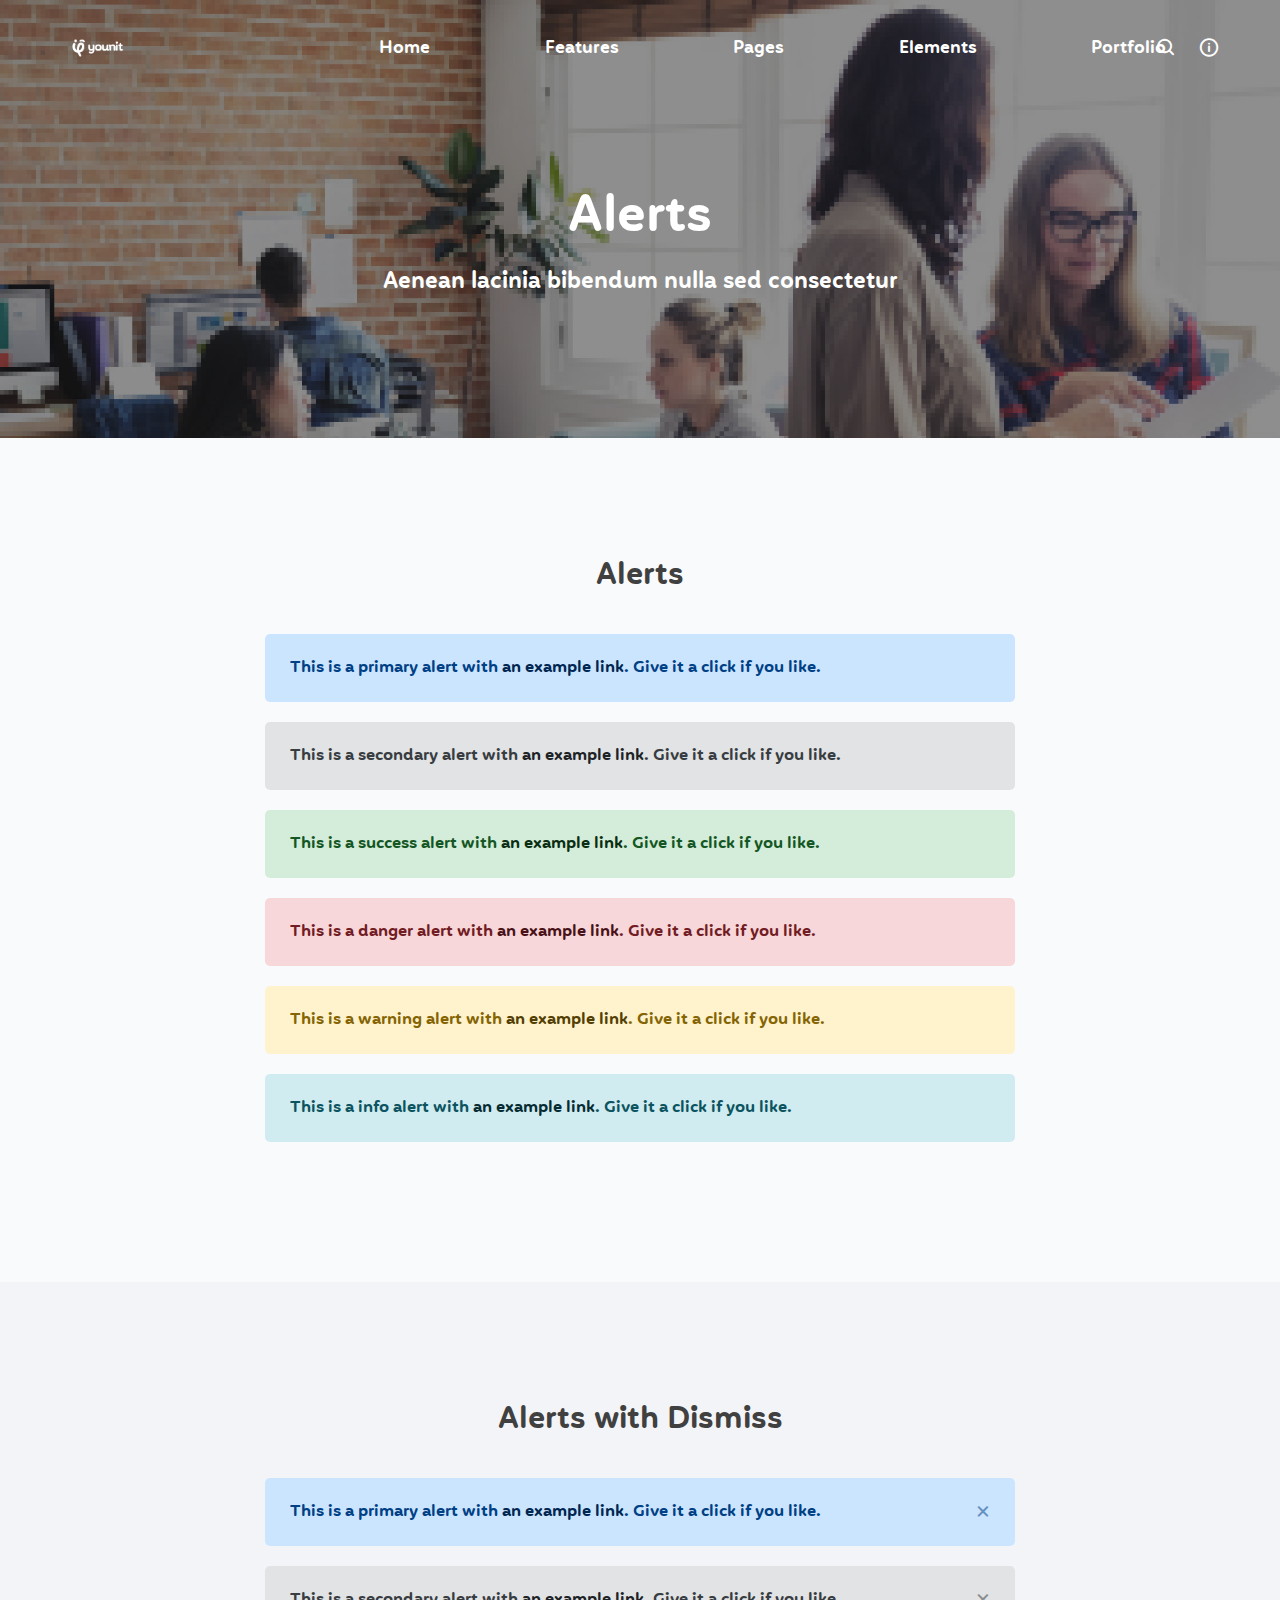
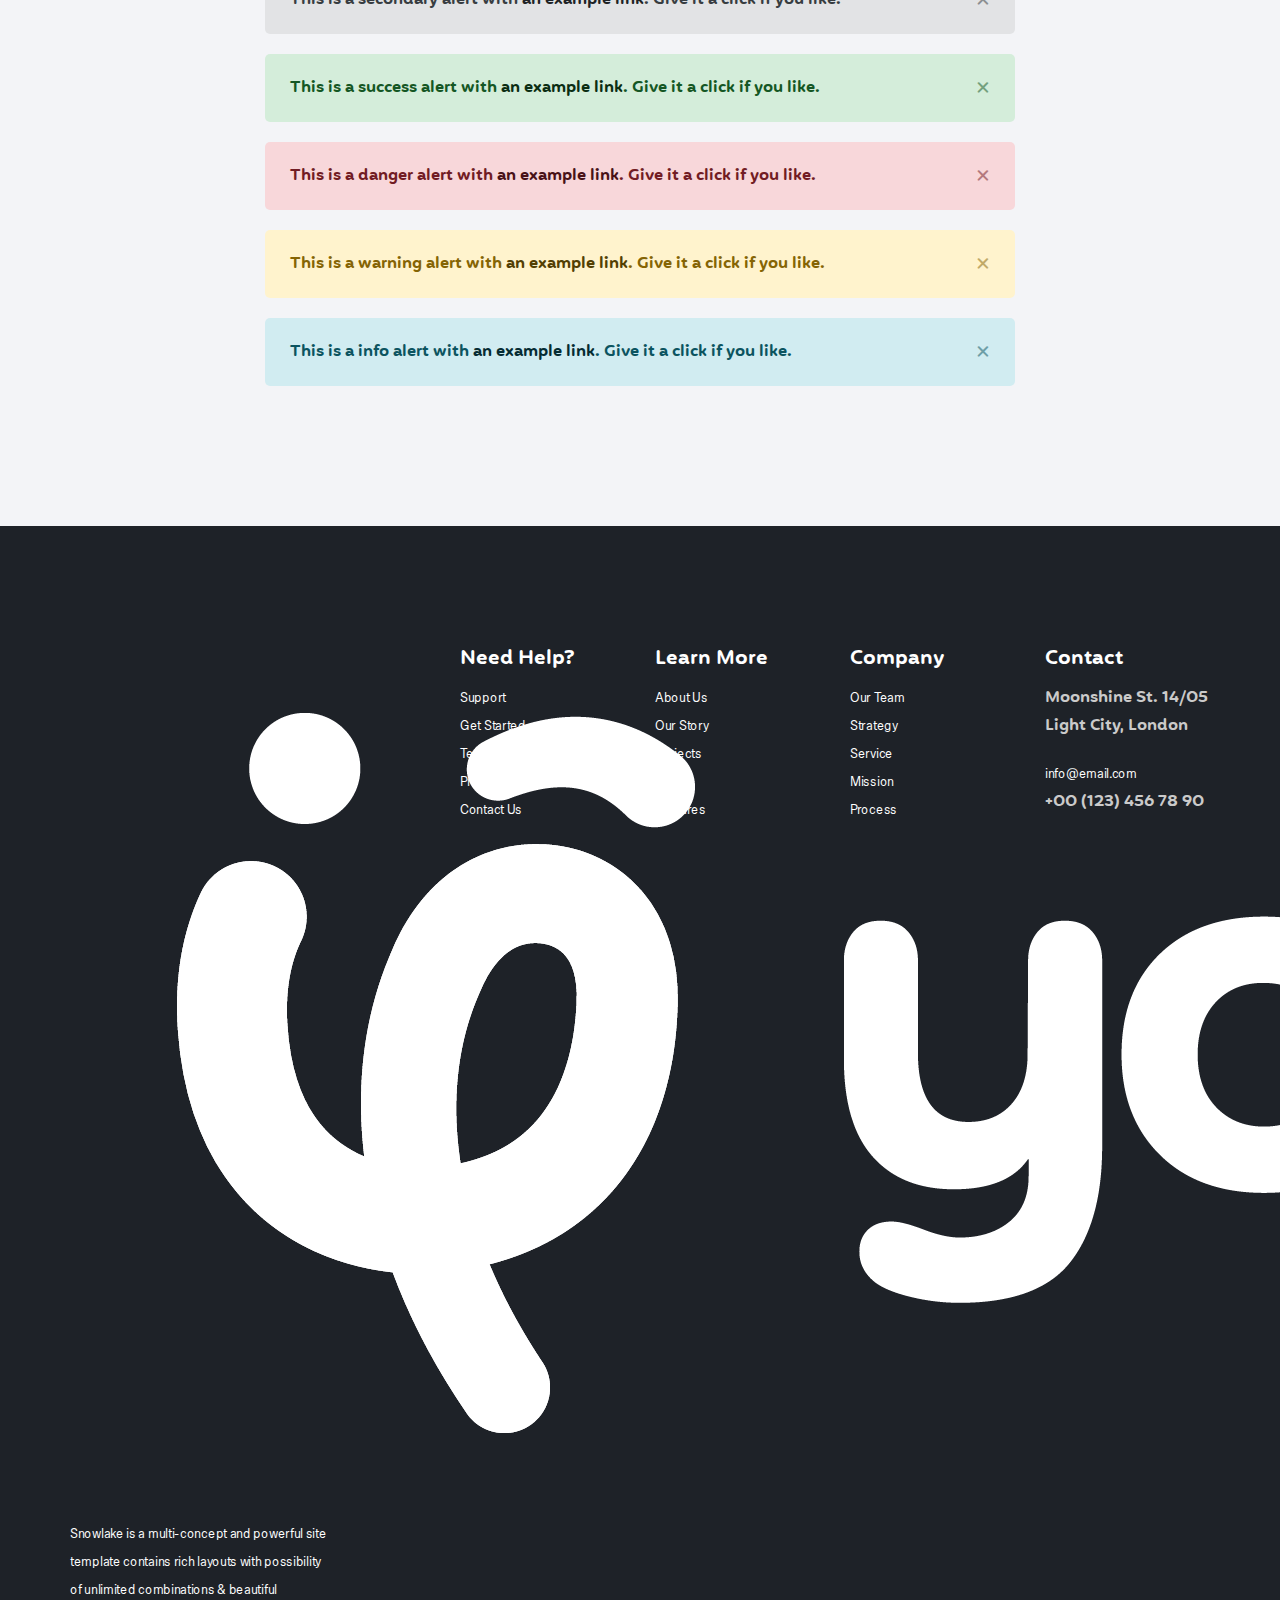
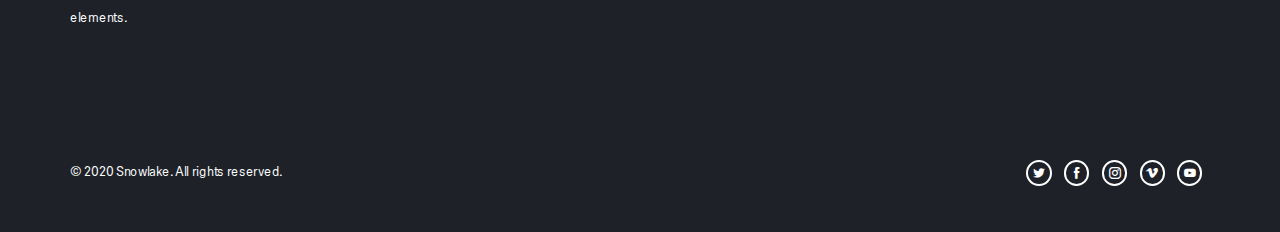
<file: alerts.html>
<!DOCTYPE html>
<html lang="en">
<head>
  <meta charset="utf-8">
  <meta name="viewport" content="width=device-width, initial-scale=1.0">
  <link rel="shortcut icon" href="style/images/favicon.png">
  <title>Snowlake</title>
  <link rel="stylesheet" type="text/css" href="style/css/bootstrap.min.css">
  <link rel="stylesheet" type="text/css" href="style/css/plugins.css">
  <link rel="stylesheet" type="text/css" href="style/revolution/css/settings.css">
  <link rel="stylesheet" type="text/css" href="style/revolution/css/layers.css">
  <link rel="stylesheet" type="text/css" href="style/revolution/css/navigation.css">
  <link rel="stylesheet" type="text/css" href="style/type/type.css">
  <link rel="stylesheet" type="text/css" href="style.css">
  <link rel="stylesheet" type="text/css" href="style/css/color/purple.css">
</head>
<body>
  <div class="content-wrapper">
    <nav class="navbar absolute transparent inverse-text navbar-hover-opacity navbar-expand-lg">
      <div class="container">
        <div class="navbar-brand"><a href="index.html"><img src="#" srcset="style/images/logo.png 1x, style/images/logo@2x.png 2x" class="logo-dark" alt="" /><img src="#" srcset="style/images/logo-light.png 1x, style/images/logo-light@2x.png 2x" class="logo-light" alt="" /></a></div>
        <div class="navbar-other ml-auto order-lg-3">
          <ul class="navbar-nav flex-row align-items-center" data-sm-skip="true">
            <li class="nav-item">
              <div class="navbar-hamburger d-lg-none d-xl-none ml-auto"><button class="hamburger animate plain" data-toggle="offcanvas-nav"><span></span></button></div>
            </li>
            <li class="dropdown search-dropdown position-static nav-item">
              <a href="#" role="button" class="collapse-toggle" data-toggle="collapse" data-target=".search-dropdown-menu" aria-haspopup="true" aria-expanded="false"><i class="jam jam-search"></i></a>
              <div class="dropdown-menu search-dropdown-menu w-100 collapse">
                <div class="form-wrapper">
                  <form class="inverse-text">
                    <input type="text" class="form-control" placeholder="Search something">
                  </form>
                  <!-- /.search-form -->
                  <i class="dropdown-close jam jam-close"></i>
                </div>
                <!-- /.form-wrapper -->
              </div>
            </li>
            <li class="nav-item"><button class="plain" data-toggle="offcanvas-info"><i class="jam jam-info"></i></button></li>
          </ul>
          <!-- /.navbar-nav -->
        </div>
        <!-- /.navbar-other -->
        <div class="navbar-collapse offcanvas-nav">
          <div class="offcanvas-header d-lg-none d-xl-none">
            <a href="index.html"><img src="#" srcset="style/images/logo-light.png 1x, style/images/logo-light@2x.png 2x" alt="" /></a>
            <button class="plain offcanvas-close offcanvas-nav-close"><i class="jam jam-close"></i></button>
          </div>
          <ul class="navbar-nav ml-auto">
            <li class="nav-item"><a class="nav-link" href="index.html">Home</a>
              <ul class="dropdown-menu mega-menu boxed list-view text-left">
                <li class="mega-menu-content">
                  <div class="row">
                    <div class="col-lg-3">
                      <ul class="list-unstyled">
                        <li><a class="dropdown-item" href="index.html">Digital Startup</a></li>
                        <li><a class="dropdown-item" href="index2.html">Saas Landing</a></li>
                        <li><a class="dropdown-item" href="index3.html">SEO Agency</a></li>
                        <li><a class="dropdown-item" href="index4.html">Modern Business</a></li>
                        <li><a class="dropdown-item" href="index5.html">Design Agency</a></li>
                        <li><a class="dropdown-item" href="index6.html">App Presentation</a></li>
                        <li><a class="dropdown-item" href="index7.html">Creative Landing</a></li>
                      </ul>
                    </div>
                    <!--/column -->
                    <div class="col-lg-3">
                      <ul class="list-unstyled">
                        <li><a class="dropdown-item" href="index8.html">Marketing Startup</a></li>
                        <li><a class="dropdown-item" href="index9.html">Digital Agency</a></li>
                        <li><a class="dropdown-item" href="index10.html">Creative Business</a></li>
                        <li><a class="dropdown-item" href="index11.html">Software Landing</a></li>
                        <li><a class="dropdown-item" href="index12.html">App Landing</a></li>
                        <li><a class="dropdown-item" href="index13.html">Creative Agency</a></li>
                        <li><a class="dropdown-item" href="index14.html">Wedding Photography</a></li>
                      </ul>
                    </div>
                    <!--/column -->
                    <div class="col-lg-3">
                      <ul class="list-unstyled">
                        <li><a class="dropdown-item" href="index15.html">Food Photography</a></li>
                        <li><a class="dropdown-item" href="index16.html">Creative Onepage</a></li>
                        <li><a class="dropdown-item" href="index17.html">Marketing Company</a></li>
                        <li><a class="dropdown-item" href="index18.html">Startup Business</a></li>
                        <li><a class="dropdown-item" href="index19.html">Creative Resume</a></li>
                        <li><a class="dropdown-item" href="index20.html">Digital Studio</a></li>
                        <li><a class="dropdown-item" href="index21.html">Travel Blog</a></li>
                      </ul>
                    </div>
                    <!--/column -->
                    <div class="col-lg-3">
                      <ul class="list-unstyled">
                        <li><a class="dropdown-item" href="index22.html">Minimal Shop</a></li>
                        <li><a class="dropdown-item" href="index23.html">Minimal Portfolio</a></li>
                        <li><a class="dropdown-item" href="index24.html">Coming Soon</a></li>
                        <li><a class="dropdown-item" href="index25.html">Personal Creative</a></li>
                        <li><a class="dropdown-item" href="index26.html">Minimal Photography</a></li>
                        <li><a class="dropdown-item" href="index27.html">Maintenance</a></li>
                      </ul>
                    </div>
                    <!--/column -->
                  </div>
                  <!--/.row -->
                </li>
                <!--/.mega-menu-content-->
              </ul>
              <!--/.dropdown-menu -->
            </li>
            <li class="nav-item dropdown"><a class="nav-link dropdown-toggle" href="#!">Features</a>
              <ul class="dropdown-menu">
                <li class="dropdown"><a class="dropdown-item dropdown-toggle" href="#">Header</a>
                  <ul class="dropdown-menu">
                    <li class="nav-item"><a class="dropdown-item" href="header.html">Classic Header</a></li>
                    <li class="nav-item"><a class="dropdown-item" href="header2.html">Classic Light Header</a></li>
                    <li class="nav-item"><a class="dropdown-item" href="header3.html">Classic Dark Header</a></li>
                    <li class="nav-item"><a class="dropdown-item" href="header4.html">Header with Topbar</a></li>
                    <li class="nav-item"><a class="dropdown-item" href="header5.html">Wide Header</a></li>
                    <li class="nav-item"><a class="dropdown-item" href="header6.html">Extended Header</a></li>
                    <li class="nav-item"><a class="dropdown-item" href="header7.html">Fancy Light Header</a></li>
                    <li class="nav-item"><a class="dropdown-item" href="header8.html">Fancy Dark Header</a></li>
                    <li class="nav-item"><a class="dropdown-item" href="header9.html">Centered Header</a></li>
                  </ul>
                </li>
                <li class="dropdown"><a class="dropdown-item dropdown-toggle" href="#">Footer</a>
                  <ul class="dropdown-menu">
                    <li class="nav-item"><a class="dropdown-item" href="footer.html">Footer with Details</a></li>
                    <li class="nav-item"><a class="dropdown-item" href="footer2.html">Centered Footer</a></li>
                    <li class="nav-item"><a class="dropdown-item" href="footer3.html">Simple Footer</a></li>
                    <li class="nav-item"><a class="dropdown-item" href="footer4.html">Footer with Widgets</a></li>
                    <li class="nav-item"><a class="dropdown-item" href="footer5.html">Minimalist Footer</a></li>
                    <li class="nav-item"><a class="dropdown-item" href="footer6.html">Footer with Overflow</a></li>
                    <li class="nav-item"><a class="dropdown-item" href="footer7.html">Footer with Background Image</a></li>
                  </ul>
                </li>
                <li class="dropdown"><a class="dropdown-item dropdown-toggle" href="#">Page Title</a>
                  <ul class="dropdown-menu">
                    <li class="nav-item"><a class="dropdown-item" href="page-title.html">Page Title with Image</a></li>
                    <li class="nav-item"><a class="dropdown-item" href="page-title2.html">Page Title with Breadcrumbs</a></li>
                    <li class="nav-item"><a class="dropdown-item" href="page-title3.html">Page Title with Light Wrapper</a></li>
                    <li class="nav-item"><a class="dropdown-item" href="page-title4.html">Page Title with Gray Wrapper</a></li>
                    <li class="nav-item"><a class="dropdown-item" href="page-title5.html">Page Title with Dark Wrapper</a></li>
                    <li class="nav-item"><a class="dropdown-item" href="page-title6.html">Page Title with Colored Wrapper</a></li>
                    <li class="nav-item"><a class="dropdown-item" href="page-title7.html">Page Title with Gradient Wrapper</a></li>
                    <li class="nav-item"><a class="dropdown-item" href="page-title8.html">Page Title with Video Wrapper</a></li>
                  </ul>
                </li>
                <li class="dropdown"><a class="dropdown-item dropdown-toggle" href="#">Modal Popup</a>
                  <ul class="dropdown-menu">
                    <li class="nav-item"><a class="dropdown-item" href="modal-popup1.html">Subscription</a></li>
                    <li class="nav-item"><a class="dropdown-item" href="modal-popup2.html">Subscription Alternative</a></li>
                    <li class="nav-item"><a class="dropdown-item" href="modal-popup3.html">Sign Up</a></li>
                    <li class="nav-item"><a class="dropdown-item" href="modal-popup4.html">Contact Form</a></li>
                    <li class="nav-item"><a class="dropdown-item" href="modal-popup5.html">Cookie</a></li>
                    <li class="nav-item"><a class="dropdown-item" href="modal-popup6.html">Sale</a></li>
                  </ul>
                </li>
                <li class="nav-item dropdown"><a class="dropdown-item dropdown-toggle" href="#">Fonts</a>
                  <ul class="dropdown-menu">
                    <li class="nav-item"><a class="dropdown-item" href="font1.html">Jost</a></li>
                    <li class="nav-item"><a class="dropdown-item" href="font2.html">Nunito</a></li>
                    <li class="nav-item"><a class="dropdown-item" href="font3.html">DM Sans + Zilla Slab</a></li>
                    <li class="nav-item"><a class="dropdown-item" href="font4.html">HK Grotesk</a></li>
                    <li class="nav-item"><a class="dropdown-item" href="font5.html">Abhaya Libre</a></li>
                  </ul>
                </li>
                <li class="nav-item dropdown"><a class="dropdown-item dropdown-toggle" href="#">Colors</a>
                  <ul class="dropdown-menu">
                    <li class="nav-item"><a class="dropdown-item" href="color1.html">Aqua</a></li>
                    <li class="nav-item"><a class="dropdown-item" href="color2.html">Blue</a></li>
                    <li class="nav-item"><a class="dropdown-item" href="color3.html">Brown</a></li>
                    <li class="nav-item"><a class="dropdown-item" href="color4.html">Cobalt</a></li>
                    <li class="nav-item"><a class="dropdown-item" href="color5.html">Green</a></li>
                    <li class="nav-item"><a class="dropdown-item" href="color6.html">Hibiscus</a></li>
                    <li class="nav-item"><a class="dropdown-item" href="color7.html">Leaf</a></li>
                    <li class="nav-item"><a class="dropdown-item" href="color8.html">Meander</a></li>
                    <li class="nav-item"><a class="dropdown-item" href="color9.html">Orange</a></li>
                    <li class="nav-item"><a class="dropdown-item" href="color10.html">Pink</a></li>
                    <li class="nav-item"><a class="dropdown-item" href="color11.html">Purple</a></li>
                    <li class="nav-item"><a class="dropdown-item" href="color12.html">Red</a></li>
                    <li class="nav-item"><a class="dropdown-item" href="color13.html">Rose</a></li>
                    <li class="nav-item"><a class="dropdown-item" href="color14.html">Sky</a></li>
                    <li class="nav-item"><a class="dropdown-item" href="color15.html">Teal</a></li>
                    <li class="nav-item"><a class="dropdown-item" href="color16.html">Violet</a></li>
                    <li class="nav-item"><a class="dropdown-item" href="color17.html">Yellow</a></li>
                  </ul>
                </li>
                <li class="dropdown"><a class="dropdown-item dropdown-toggle" href="#">Onepage</a>
                  <ul class="dropdown-menu">
                    <li class="nav-item"><a class="dropdown-item" href="index16.html">Demo I</a></li>
                    <li class="nav-item"><a class="dropdown-item" href="index19.html">Demo II</a></li>
                  </ul>
                </li>
                <li class="nav-item"><a class="dropdown-item" href="box-layout.html">Box Layout</a></li>
              </ul>
            </li>
            <li class="nav-item dropdown"><a class="nav-link dropdown-toggle" href="#!">Pages</a>
              <ul class="dropdown-menu">
                <li class="dropdown"><a class="dropdown-item dropdown-toggle" href="#">Services</a>
                  <ul class="dropdown-menu">
                    <li class="nav-item"><a class="dropdown-item" href="services.html">Services I</a></li>
                    <li class="nav-item"><a class="dropdown-item" href="services2.html">Services II</a></li>
                    <li class="nav-item"><a class="dropdown-item" href="services3.html">Services III</a></li>
                    <li class="nav-item"><a class="dropdown-item" href="services4.html">Services IV</a></li>
                    <li class="nav-item"><a class="dropdown-item" href="services5.html">Services V</a></li>
                  </ul>
                </li>
                <li class="dropdown"><a class="dropdown-item dropdown-toggle" href="#">About</a>
                  <ul class="dropdown-menu">
                    <li class="nav-item"><a class="dropdown-item" href="about.html">About I</a></li>
                    <li class="nav-item"><a class="dropdown-item" href="about2.html">About II</a></li>
                    <li class="nav-item"><a class="dropdown-item" href="about3.html">About III</a></li>
                    <li class="nav-item"><a class="dropdown-item" href="about4.html">About IV</a></li>
                  </ul>
                </li>
                <li class="dropdown"><a class="dropdown-item dropdown-toggle" href="#">Shop</a>
                  <ul class="dropdown-menu">
                    <li class="nav-item"><a class="dropdown-item" href="shop.html">Shop</a></li>
                    <li class="nav-item"><a class="dropdown-item" href="shop2.html">Shop with Sidebar</a></li>
                    <li class="nav-item"><a class="dropdown-item" href="shop3.html">Shop with Left Sidebar</a></li>
                    <li class="nav-item"><a class="dropdown-item" href="shop-product.html">Product Page</a></li>
                    <li class="nav-item"><a class="dropdown-item" href="shop-cart.html">Shopping Cart</a></li>
                    <li class="nav-item"><a class="dropdown-item" href="shop-checkout.html">Checkout</a></li>
                  </ul>
                </li>
                <li class="dropdown"><a class="dropdown-item dropdown-toggle" href="#">Contact</a>
                  <ul class="dropdown-menu">
                    <li class="nav-item"><a class="dropdown-item" href="contact.html">Contact I</a></li>
                    <li class="nav-item"><a class="dropdown-item" href="contact2.html">Contact II</a></li>
                    <li class="nav-item"><a class="dropdown-item" href="contact3.html">Contact III</a></li>
                    <li class="nav-item"><a class="dropdown-item" href="contact4.html">Contact IV</a></li>
                  </ul>
                </li>
                <li><a class="dropdown-item" href="faq.html">FAQ</a></li>
                <li><a class="dropdown-item" href="page-loading.html">Page Loading</a></li>
                <li><a class="dropdown-item" href="scroll-animation.html">Scroll Animation</a></li>
              </ul>
            </li>
            <li class="nav-item"><a class="nav-link" href="#!">Elements</a>
              <ul class="dropdown-menu mega-menu boxed list-view text-left">
                <li class="mega-menu-content">
                  <div class="row">
                    <div class="col-lg-3">
                      <ul class="list-unstyled">
                        <li><a href="accordion.html">Accordion</a></li>
                        <li><a href="alerts.html">Alerts</a></li>
                        <li><a href="animated-text.html">Animated Text</a></li>
                        <li><a href="blockquote.html">Blockquote</a></li>
                        <li><a href="buttons-badges.html">Buttons & Badges</a></li>
                        <li><a href="call-to-action.html">Call to Action</a></li>
                        <li><a href="carousel.html">Carousel</a></li>
                        <li><a href="clients.html">Clients</a></li>
                        <li><a href="countdown.html">Countdown</a></li>
                        <li><a href="counter.html">Counter</a></li>
                      </ul>
                    </div>
                    <!--/column -->
                    <div class="col-lg-3">
                      <ul class="list-unstyled">
                        <li><a href="dividers.html">Dividers</a></li>
                        <li><a href="dropcap.html">Dropcap</a></li>
                        <li><a href="forms.html">Forms</a></li>
                        <li><a href="icon-concept.html">Icons - Concept</a></li>
                        <li><a href="icon-jam.html">Icons - Jam</a></li>
                        <li><a href="icon-icofont.html">Icons - Icofont</a></li>
                        <li><a href="icon-lineal.html">Icons - Lineal</a></li>
                        <li><a href="icon-box.html">Icon Box</a></li>
                        <li><a href="image-hover.html">Image Hover</a></li>
                        <li><a href="image-mask.html">Image Mask</a></li>
                      </ul>
                    </div>
                    <!--/column -->
                    <div class="col-lg-3">
                      <ul class="list-unstyled">
                        <li><a href="lightbox.html">Lightbox</a></li>
                        <li><a href="lists.html">Lists</a></li>
                        <li><a href="player.html">Media Player</a></li>
                        <li><a href="modal.html">Modal</a></li>
                        <li><a href="pricing.html">Pricing Tables</a></li>
                        <li><a href="process.html">Process Steps</a></li>
                        <li><a href="progressbar.html">Progress Bar</a></li>
                        <li><a href="animations.html">Scroll Animations</a></li>
                        <li><a href="social-icons.html">Social Icons</a></li>
                        <li><a href="tables.html">Tables</a></li>
                      </ul>
                    </div>
                    <!--/column -->
                    <div class="col-lg-3">
                      <ul class="list-unstyled">
                        <li><a href="tabs.html">Tabs</a></li>
                        <li><a href="team.html">Team</a></li>
                        <li><a href="testimonials.html">Testimonials</a></li>
                        <li><a href="titles.html">Titles</a></li>
                        <li><a href="toggle.html">Toggle</a></li>
                        <li><a href="tooltip-popover.html">Tooltip & Popover</a></li>
                        <li><a href="typography.html">Typography</a></li>
                        <li><a href="video-popup.html">Video Popup</a></li>
                        <li><a href="waves.html">Waves</a></li>
                        <li><a href="wrappers.html">Wrappers</a></li>
                      </ul>
                    </div>
                    <!--/column -->
                  </div>
                  <!--/.row -->
                </li>
                <!--/.mega-menu-content-->
              </ul>
              <!--/.dropdown-menu -->
            </li>
            <li class="nav-item dropdown"><a class="nav-link dropdown-toggle" href="#!">Portfolio</a>
              <ul class="dropdown-menu">
                <li><a class="dropdown-item" href="portfolio.html">Grid Portfolio</a></li>
                <li><a class="dropdown-item" href="portfolio2.html">Grid Portfolio with Details</a></li>
                <li><a class="dropdown-item" href="portfolio3.html">Masonry Portfolio</a></li>
                <li><a class="dropdown-item" href="portfolio4.html">Masonry Portfolio with Details</a></li>
                <li><a class="dropdown-item" href="portfolio5.html">Mosaic Portfolio</a></li>
                <li><a class="dropdown-item" href="portfolio6.html">Fullscreen Grid Portfolio</a></li>
                <li><a class="dropdown-item" href="portfolio7.html">Portfolio with Item Details</a></li>
                <li><a class="dropdown-item" href="portfolio8.html">Box Portfolio with Item Details</a></li>
                <li class="dropdown"><a class="dropdown-item dropdown-toggle" href="#">Portfolio Posts</a>
                  <ul class="dropdown-menu">
                    <li class="nav-item"><a class="dropdown-item" href="portfolio-post.html">Post with Multiple Images</a></li>
                    <li class="nav-item"><a class="dropdown-item" href="portfolio-post2.html">Post with Slider</a></li>
                    <li class="nav-item"><a class="dropdown-item" href="portfolio-post3.html">Post with Masonry Gallery</a></li>
                    <li class="nav-item"><a class="dropdown-item" href="portfolio-post4.html">Post with Carousel</a></li>
                    <li class="nav-item"><a class="dropdown-item" href="portfolio-post5.html">Post with Columns</a></li>
                    <li class="nav-item"><a class="dropdown-item" href="portfolio-post6.html">Post with Video</a></li>
                  </ul>
                </li>
              </ul>
            </li>
            <li class="nav-item dropdown"><a class="nav-link dropdown-toggle" href="#!">Blog</a>
              <ul class="dropdown-menu">
                <li><a class="dropdown-item" href="blog.html">Grid View</a></li>
                <li><a class="dropdown-item" href="blog2.html">Grid View with Sidebar</a></li>
                <li><a class="dropdown-item" href="blog3.html">Box Grid View</a></li>
                <li><a class="dropdown-item" href="blog4.html">Box Grid View with Sidebar</a></li>
                <li><a class="dropdown-item" href="blog5.html">Classic View</a></li>
                <li><a class="dropdown-item" href="blog6.html">Classic View with Sidebar</a></li>
                <li><a class="dropdown-item" href="blog7.html">Box Classic View</a></li>
                <li><a class="dropdown-item" href="blog8.html">Box Classic View with Sidebar</a></li>
                <li class="dropdown"><a class="dropdown-item dropdown-toggle" href="#">Blog Posts</a>
                  <ul class="dropdown-menu">
                    <li class="nav-item"><a class="dropdown-item" href="blog-post.html">Post No Sidebar</a></li>
                    <li class="nav-item"><a class="dropdown-item" href="blog-post2.html">Post with Sidebar</a></li>
                    <li class="nav-item"><a class="dropdown-item" href="blog-post3.html">Box Post No Sidebar </a></li>
                    <li class="nav-item"><a class="dropdown-item" href="blog-post4.html">Box Post with Sidebar </a></li>
                  </ul>
                </li>
              </ul>
            </li>
          </ul>
          <!-- /.navbar-nav -->
        </div>
        <!-- /.navbar-collapse -->
      </div>
      <!-- /.container -->
    </nav>
    <!-- /.navbar -->
    <div class="offcanvas-info inverse-text">
      <button class="plain offcanvas-close offcanvas-info-close"><i class="jam jam-close"></i></button>
      <a href="index.html"><img src="#" srcset="style/images/logo-light.png 1x, style/images/logo-light@2x.png 2x" alt="" /></a>
      <div class="space30"></div>
      <p>Snowlake is a multi-concept and powerful site template contains rich layouts with possibility of unlimited combinations & beautiful elements.</p>
      <div class="space20"></div>
      <div class="widget">
        <h5 class="widget-title">Contact Info</h5>
        <address> Moonshine St. 14/05 <br /> Light City, London <div class="space20"></div>
          <a href="mailto:first.last@email.com" class="nocolor">info@email.com</a><br /> +00 (123) 456 78 90 </address>
      </div>
      <!-- /.widget -->
      <div class="widget">
        <h3 class="widget-title">Learn More</h3>
        <ul class="list-unstyled">
          <li><a href="#" class="nocolor">Our Story</a></li>
          <li><a href="#" class="nocolor">Terms of Use</a></li>
          <li><a href="#" class="nocolor">Privacy Policy</a></li>
          <li><a href="#" class="nocolor">Contact Us</a></li>
        </ul>
      </div>
      <!-- /.widget -->
      <div class="widget">
        <h3 class="widget-title">Follow Us</h3>
        <ul class="social social-mute social-s ml-auto">
          <li><a href="#"><i class="jam jam-twitter"></i></a></li>
          <li><a href="#"><i class="jam jam-facebook"></i></a></li>
          <li><a href="#"><i class="jam jam-instagram"></i></a></li>
          <li><a href="#"><i class="jam jam-vimeo"></i></a></li>
          <li><a href="#"><i class="jam jam-youtube"></i></a></li>
        </ul>
      </div>
      <!-- /.widget -->
    </div>
    <!-- /.offcanvas-info -->
    <div class="wrapper image-wrapper bg-image page-title-wrapper inverse-text" data-image-src="style/images/art/bg1.jpg">
      <div class="container inner text-center">
        <div class="space90"></div>
        <h1 class="page-title">Alerts</h1>
        <p class="lead">Aenean lacinia bibendum nulla sed consectetur</p>
      </div>
      <!-- /.container -->
    </div>
    <!-- /.wrapper -->
    <div class="wrapper light-wrapper">
      <div class="container inner">
        <h2 class="section-title mb-40 text-center">Alerts</h2>
        <div class="row">
          <div class="col-lg-8 offset-lg-2">
            <div class="alert alert-primary" role="alert"> This is a primary alert with <a href="#" class="alert-link">an example link</a>. Give it a click if you like. </div>
            <div class="alert alert-secondary" role="alert"> This is a secondary alert with <a href="#" class="alert-link">an example link</a>. Give it a click if you like. </div>
            <div class="alert alert-success" role="alert"> This is a success alert with <a href="#" class="alert-link">an example link</a>. Give it a click if you like. </div>
            <div class="alert alert-danger" role="alert"> This is a danger alert with <a href="#" class="alert-link">an example link</a>. Give it a click if you like. </div>
            <div class="alert alert-warning" role="alert"> This is a warning alert with <a href="#" class="alert-link">an example link</a>. Give it a click if you like. </div>
            <div class="alert alert-info" role="alert"> This is a info alert with <a href="#" class="alert-link">an example link</a>. Give it a click if you like. </div>
          </div>
          <!-- /column -->
        </div>
        <!-- /.row -->
      </div>
      <!-- /.container -->
    </div>
    <!-- /.wrapper -->
    <div class="wrapper gray-wrapper">
      <div class="container inner">
        <h2 class="section-title mb-40 text-center">Alerts with Dismiss</h2>
        <div class="row">
          <div class="col-lg-8 offset-lg-2">
            <div class="alert alert-primary alert-dismissible fade show" role="alert"> This is a primary alert with <a href="#" class="alert-link">an example link</a>. Give it a click if you like. <button type="button" class="close" data-dismiss="alert" aria-label="Close"> <span aria-hidden="true">&times;</span> </button>
            </div>
            <!-- /.alert -->
            <div class="alert alert-secondary alert-dismissible fade show" role="alert"> This is a secondary alert with <a href="#" class="alert-link">an example link</a>. Give it a click if you like. <button type="button" class="close" data-dismiss="alert" aria-label="Close"> <span aria-hidden="true">&times;</span> </button>
            </div>
            <!-- /.alert -->
            <div class="alert alert-success alert-dismissible fade show" role="alert"> This is a success alert with <a href="#" class="alert-link">an example link</a>. Give it a click if you like. <button type="button" class="close" data-dismiss="alert" aria-label="Close"> <span aria-hidden="true">&times;</span> </button>
            </div>
            <!-- /.alert -->
            <div class="alert alert-danger alert-dismissible fade show" role="alert"> This is a danger alert with <a href="#" class="alert-link">an example link</a>. Give it a click if you like. <button type="button" class="close" data-dismiss="alert" aria-label="Close"> <span aria-hidden="true">&times;</span> </button>
            </div>
            <!-- /.alert -->
            <div class="alert alert-warning alert-dismissible fade show" role="alert"> This is a warning alert with <a href="#" class="alert-link">an example link</a>. Give it a click if you like. <button type="button" class="close" data-dismiss="alert" aria-label="Close"> <span aria-hidden="true">&times;</span> </button>
            </div>
            <!-- /.alert -->
            <div class="alert alert-info alert-dismissible fade show" role="alert"> This is a info alert with <a href="#" class="alert-link">an example link</a>. Give it a click if you like. <button type="button" class="close" data-dismiss="alert" aria-label="Close"> <span aria-hidden="true">&times;</span> </button>
            </div>
            <!-- /.alert -->
          </div>
          <!-- /column -->
        </div>
        <!-- /.row -->
      </div>
      <!-- /.container -->
    </div>
    <!-- /.wrapper -->
    <footer class="dark-wrapper inverse-text">
      <div class="container inner">
        <div class="row">
          <div class="col-md-12 col-lg-3 text-center text-lg-left">
            <div class="widget"> <img src="#" srcset="style/images/logo-light.png 1x, style/images/logo-light@2x.png 2x" alt="" />
              <div class="space20"></div>
              <p>Snowlake is a multi-concept and powerful site template contains rich layouts with possibility of unlimited combinations & beautiful elements.</p>
            </div>
            <!-- /.widget -->
          </div>
          <!-- /column -->
          <div class="space30 d-lg-none d-xl-none"></div>
          <div class="col-6 col-md-3 col-lg-2 offset-lg-1">
            <div class="widget">
              <h5 class="widget-title">Need Help?</h5>
              <ul class="list-unstyled mb-0">
                <li><a href="#">Support</a></li>
                <li><a href="#">Get Started</a></li>
                <li><a href="#">Terms of Use</a></li>
                <li><a href="#">Privacy Policy</a></li>
                <li><a href="#">Contact Us</a></li>
              </ul>
            </div>
            <!-- /.widget -->
          </div>
          <!-- /column -->
          <div class="col-6 col-md-3 col-lg-2">
            <div class="widget">
              <h5 class="widget-title">Learn More</h5>
              <ul class="list-unstyled mb-0">
                <li><a href="#">About Us</a></li>
                <li><a href="#">Our Story</a></li>
                <li><a href="#">Projects</a></li>
                <li><a href="#">Pricing</a></li>
                <li><a href="#">Features</a></li>
              </ul>
            </div>
            <!-- /.widget -->
          </div>
          <!-- /column -->
          <div class="col-6 col-md-3 col-lg-2">
            <div class="widget">
              <h5 class="widget-title">Company</h5>
              <ul class="list-unstyled mb-0">
                <li><a href="#">Our Team</a></li>
                <li><a href="#">Strategy</a></li>
                <li><a href="#">Service</a></li>
                <li><a href="#">Mission</a></li>
                <li><a href="#">Process</a></li>
              </ul>
            </div>
            <!-- /.widget -->
          </div>
          <!-- /column -->
          <div class="col-6 col-md-3 col-lg-2">
            <div class="widget">
              <h5 class="widget-title">Contact</h5>
              <address> Moonshine St. 14/05 Light City, London </address>
              <a href="mailto:first.last@email.com">info@email.com</a><br /> +00 (123) 456 78 90
            </div>
            <!-- /.widget -->
          </div>
          <!-- /column -->
        </div>
        <!-- /.row -->
      </div>
      <!-- /.container -->
      <div class="container inner pt-0 pb-40 d-flex align-items-center">
        <p class="mb-0 mr-auto">© 2020 Snowlake. All rights reserved.</p>
        <ul class="social social-mute social-s ml-auto">
          <li><a href="#"><i class="jam jam-twitter"></i></a></li>
          <li><a href="#"><i class="jam jam-facebook"></i></a></li>
          <li><a href="#"><i class="jam jam-instagram"></i></a></li>
          <li><a href="#"><i class="jam jam-vimeo"></i></a></li>
          <li><a href="#"><i class="jam jam-youtube"></i></a></li>
        </ul>
      </div>
    </footer>
  </div>
  <!-- /.content-wrapper -->
  <script src="style/js/jquery.min.js"></script>
  <script src="style/js/popper.min.js"></script>
  <script src="style/js/bootstrap.min.js"></script>
  <script src="style/revolution/js/jquery.themepunch.tools.min.js"></script>
  <script src="style/revolution/js/jquery.themepunch.revolution.min.js"></script>
  <script src="style/revolution/js/extensions/revolution.extension.actions.min.js"></script>
  <script src="style/revolution/js/extensions/revolution.extension.carousel.min.js"></script>
  <script src="style/revolution/js/extensions/revolution.extension.kenburn.min.js"></script>
  <script src="style/revolution/js/extensions/revolution.extension.layeranimation.min.js"></script>
  <script src="style/revolution/js/extensions/revolution.extension.migration.min.js"></script>
  <script src="style/revolution/js/extensions/revolution.extension.navigation.min.js"></script>
  <script src="style/revolution/js/extensions/revolution.extension.parallax.min.js"></script>
  <script src="style/revolution/js/extensions/revolution.extension.slideanims.min.js"></script>
  <script src="style/revolution/js/extensions/revolution.extension.video.min.js"></script>
  <script src="style/js/plugins.js"></script>
  <script src="style/js/scripts.js"></script>
</body>
</html>
</file>
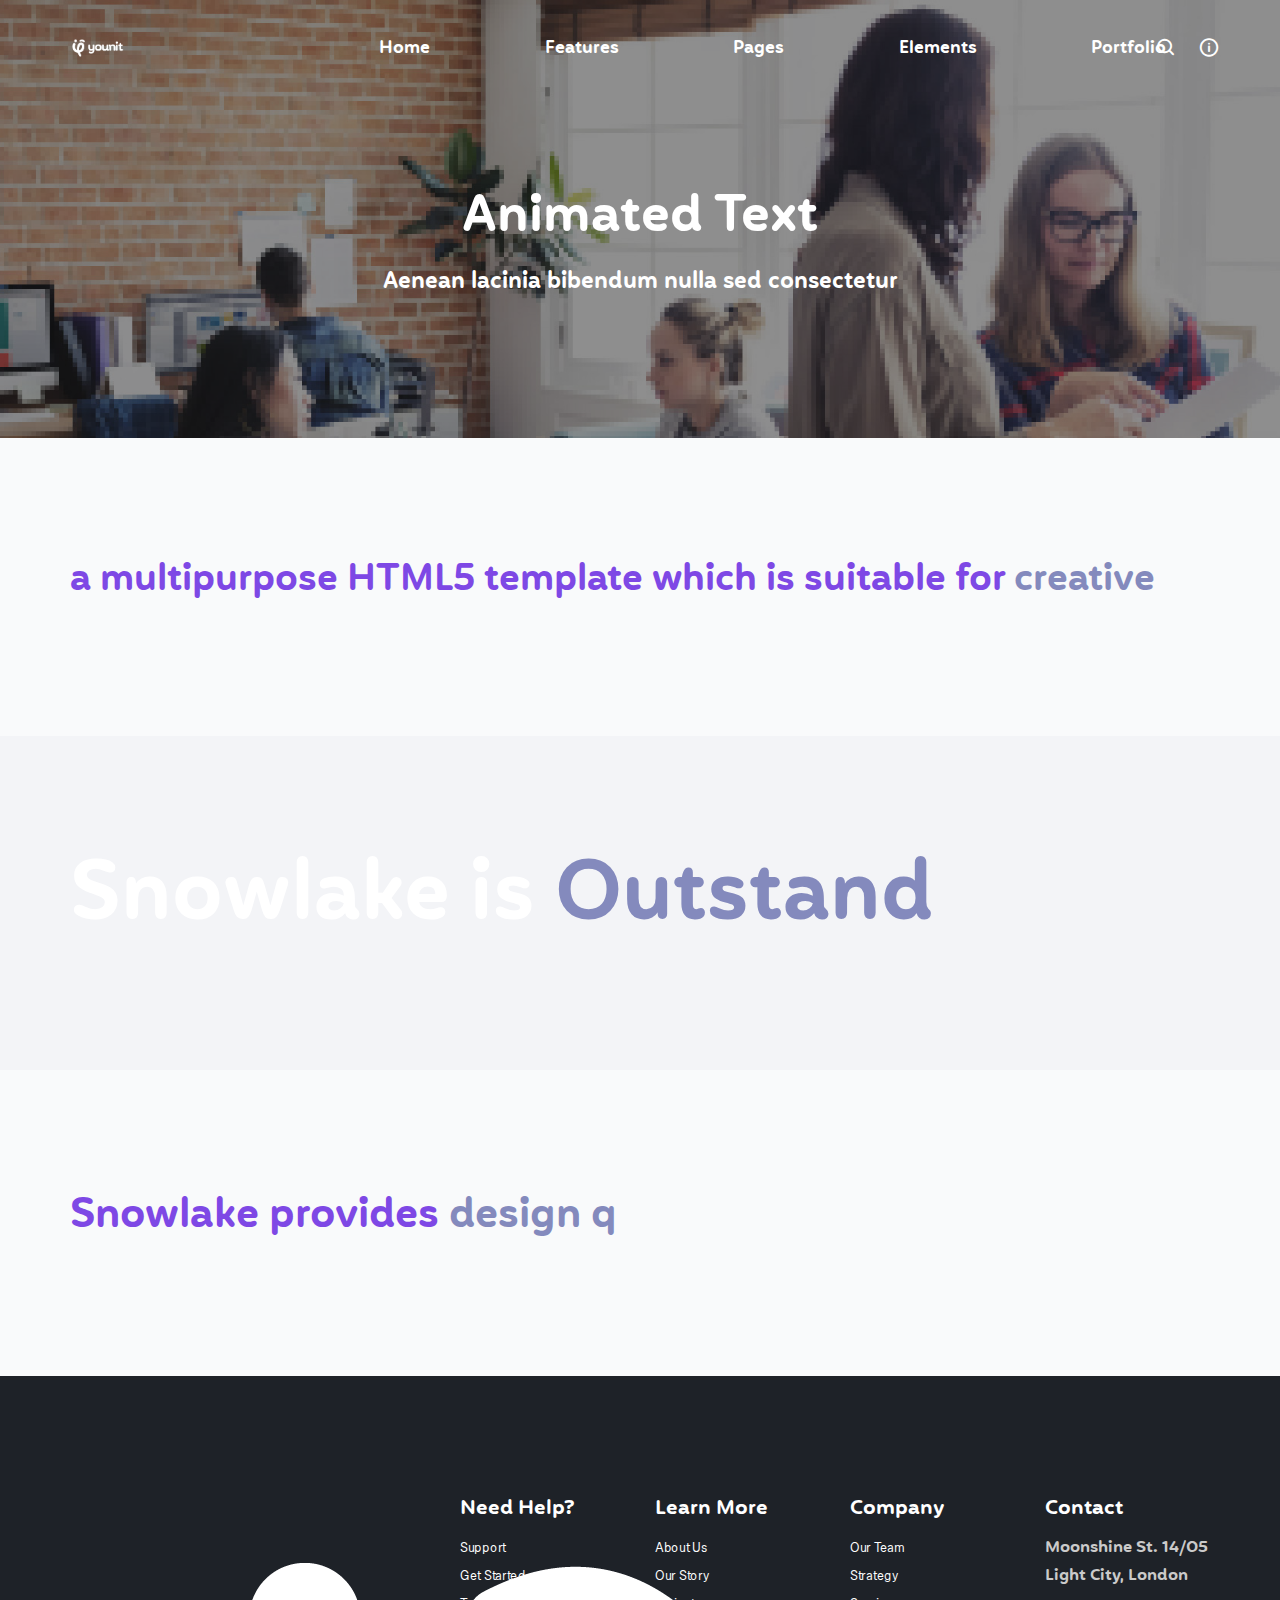
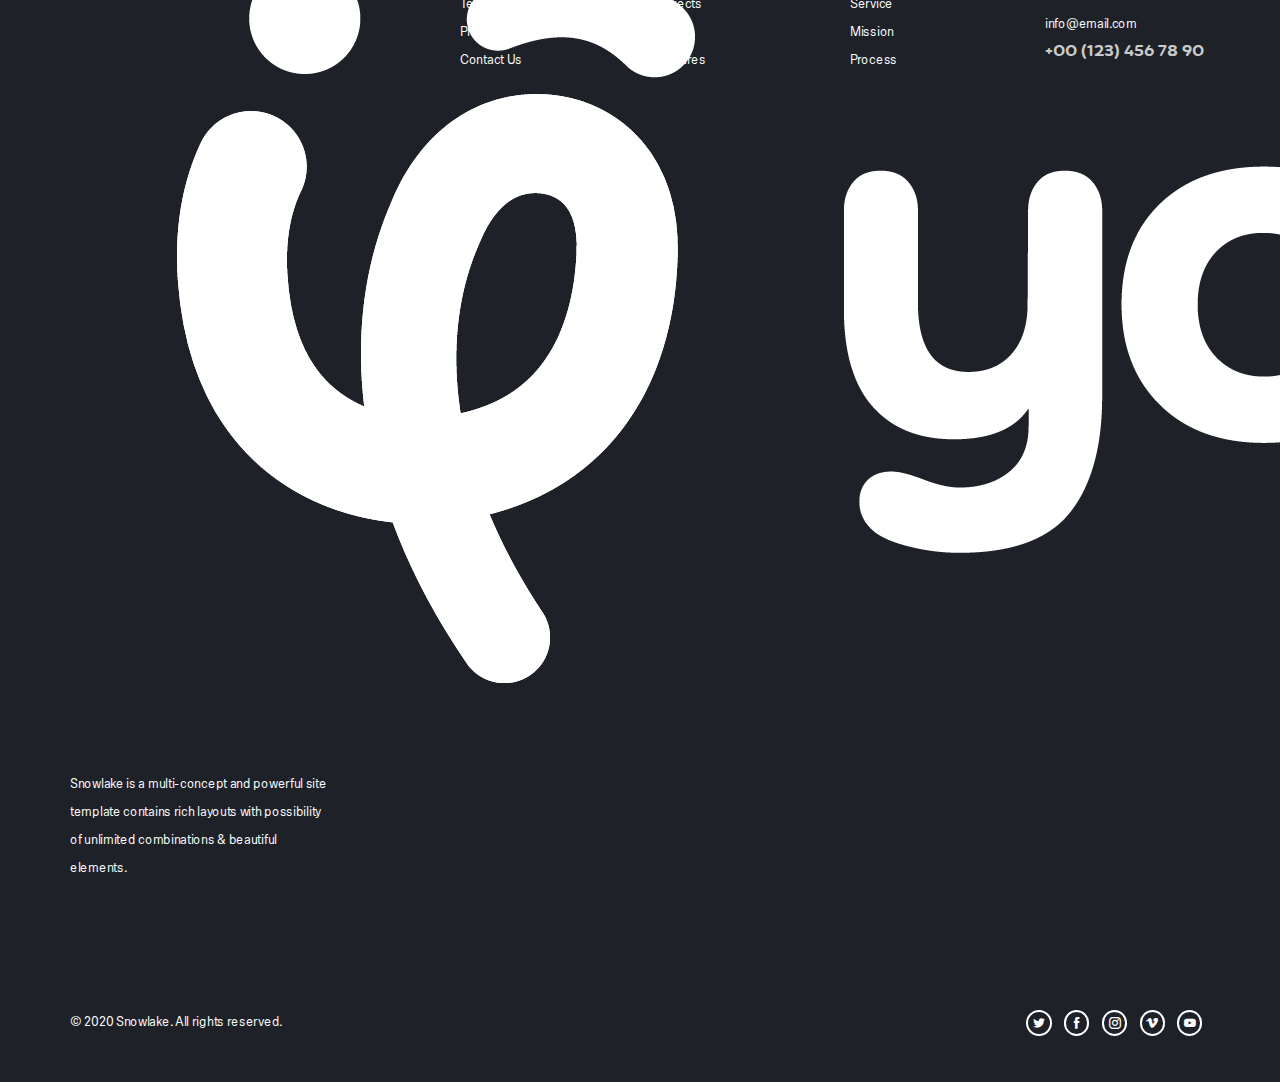
<file: animated-text.html>
<!DOCTYPE html>
<html lang="en">
<head>
  <meta charset="utf-8">
  <meta name="viewport" content="width=device-width, initial-scale=1.0">
  <link rel="shortcut icon" href="style/images/favicon.png">
  <title>Snowlake</title>
  <link rel="stylesheet" type="text/css" href="style/css/bootstrap.min.css">
  <link rel="stylesheet" type="text/css" href="style/css/plugins.css">
  <link rel="stylesheet" type="text/css" href="style/revolution/css/settings.css">
  <link rel="stylesheet" type="text/css" href="style/revolution/css/layers.css">
  <link rel="stylesheet" type="text/css" href="style/revolution/css/navigation.css">
  <link rel="stylesheet" type="text/css" href="style/type/type.css">
  <link rel="stylesheet" type="text/css" href="style.css">
  <link rel="stylesheet" type="text/css" href="style/css/color/purple.css">
</head>
<body>
  <div class="content-wrapper">
    <nav class="navbar absolute transparent inverse-text navbar-hover-opacity navbar-expand-lg">
      <div class="container">
        <div class="navbar-brand"><a href="index.html"><img src="#" srcset="style/images/logo.png 1x, style/images/logo@2x.png 2x" class="logo-dark" alt="" /><img src="#" srcset="style/images/logo-light.png 1x, style/images/logo-light@2x.png 2x" class="logo-light" alt="" /></a></div>
        <div class="navbar-other ml-auto order-lg-3">
          <ul class="navbar-nav flex-row align-items-center" data-sm-skip="true">
            <li class="nav-item">
              <div class="navbar-hamburger d-lg-none d-xl-none ml-auto"><button class="hamburger animate plain" data-toggle="offcanvas-nav"><span></span></button></div>
            </li>
            <li class="dropdown search-dropdown position-static nav-item">
              <a href="#" role="button" class="collapse-toggle" data-toggle="collapse" data-target=".search-dropdown-menu" aria-haspopup="true" aria-expanded="false"><i class="jam jam-search"></i></a>
              <div class="dropdown-menu search-dropdown-menu w-100 collapse">
                <div class="form-wrapper">
                  <form class="inverse-text">
                    <input type="text" class="form-control" placeholder="Search something">
                  </form>
                  <!-- /.search-form -->
                  <i class="dropdown-close jam jam-close"></i>
                </div>
                <!-- /.form-wrapper -->
              </div>
            </li>
            <li class="nav-item"><button class="plain" data-toggle="offcanvas-info"><i class="jam jam-info"></i></button></li>
          </ul>
          <!-- /.navbar-nav -->
        </div>
        <!-- /.navbar-other -->
        <div class="navbar-collapse offcanvas-nav">
          <div class="offcanvas-header d-lg-none d-xl-none">
            <a href="index.html"><img src="#" srcset="style/images/logo-light.png 1x, style/images/logo-light@2x.png 2x" alt="" /></a>
            <button class="plain offcanvas-close offcanvas-nav-close"><i class="jam jam-close"></i></button>
          </div>
          <ul class="navbar-nav ml-auto">
            <li class="nav-item"><a class="nav-link" href="index.html">Home</a>
              <ul class="dropdown-menu mega-menu boxed list-view text-left">
                <li class="mega-menu-content">
                  <div class="row">
                    <div class="col-lg-3">
                      <ul class="list-unstyled">
                        <li><a class="dropdown-item" href="index.html">Digital Startup</a></li>
                        <li><a class="dropdown-item" href="index2.html">Saas Landing</a></li>
                        <li><a class="dropdown-item" href="index3.html">SEO Agency</a></li>
                        <li><a class="dropdown-item" href="index4.html">Modern Business</a></li>
                        <li><a class="dropdown-item" href="index5.html">Design Agency</a></li>
                        <li><a class="dropdown-item" href="index6.html">App Presentation</a></li>
                        <li><a class="dropdown-item" href="index7.html">Creative Landing</a></li>
                      </ul>
                    </div>
                    <!--/column -->
                    <div class="col-lg-3">
                      <ul class="list-unstyled">
                        <li><a class="dropdown-item" href="index8.html">Marketing Startup</a></li>
                        <li><a class="dropdown-item" href="index9.html">Digital Agency</a></li>
                        <li><a class="dropdown-item" href="index10.html">Creative Business</a></li>
                        <li><a class="dropdown-item" href="index11.html">Software Landing</a></li>
                        <li><a class="dropdown-item" href="index12.html">App Landing</a></li>
                        <li><a class="dropdown-item" href="index13.html">Creative Agency</a></li>
                        <li><a class="dropdown-item" href="index14.html">Wedding Photography</a></li>
                      </ul>
                    </div>
                    <!--/column -->
                    <div class="col-lg-3">
                      <ul class="list-unstyled">
                        <li><a class="dropdown-item" href="index15.html">Food Photography</a></li>
                        <li><a class="dropdown-item" href="index16.html">Creative Onepage</a></li>
                        <li><a class="dropdown-item" href="index17.html">Marketing Company</a></li>
                        <li><a class="dropdown-item" href="index18.html">Startup Business</a></li>
                        <li><a class="dropdown-item" href="index19.html">Creative Resume</a></li>
                        <li><a class="dropdown-item" href="index20.html">Digital Studio</a></li>
                        <li><a class="dropdown-item" href="index21.html">Travel Blog</a></li>
                      </ul>
                    </div>
                    <!--/column -->
                    <div class="col-lg-3">
                      <ul class="list-unstyled">
                        <li><a class="dropdown-item" href="index22.html">Minimal Shop</a></li>
                        <li><a class="dropdown-item" href="index23.html">Minimal Portfolio</a></li>
                        <li><a class="dropdown-item" href="index24.html">Coming Soon</a></li>
                        <li><a class="dropdown-item" href="index25.html">Personal Creative</a></li>
                        <li><a class="dropdown-item" href="index26.html">Minimal Photography</a></li>
                        <li><a class="dropdown-item" href="index27.html">Maintenance</a></li>
                      </ul>
                    </div>
                    <!--/column -->
                  </div>
                  <!--/.row -->
                </li>
                <!--/.mega-menu-content-->
              </ul>
              <!--/.dropdown-menu -->
            </li>
            <li class="nav-item dropdown"><a class="nav-link dropdown-toggle" href="#!">Features</a>
              <ul class="dropdown-menu">
                <li class="dropdown"><a class="dropdown-item dropdown-toggle" href="#">Header</a>
                  <ul class="dropdown-menu">
                    <li class="nav-item"><a class="dropdown-item" href="header.html">Classic Header</a></li>
                    <li class="nav-item"><a class="dropdown-item" href="header2.html">Classic Light Header</a></li>
                    <li class="nav-item"><a class="dropdown-item" href="header3.html">Classic Dark Header</a></li>
                    <li class="nav-item"><a class="dropdown-item" href="header4.html">Header with Topbar</a></li>
                    <li class="nav-item"><a class="dropdown-item" href="header5.html">Wide Header</a></li>
                    <li class="nav-item"><a class="dropdown-item" href="header6.html">Extended Header</a></li>
                    <li class="nav-item"><a class="dropdown-item" href="header7.html">Fancy Light Header</a></li>
                    <li class="nav-item"><a class="dropdown-item" href="header8.html">Fancy Dark Header</a></li>
                    <li class="nav-item"><a class="dropdown-item" href="header9.html">Centered Header</a></li>
                  </ul>
                </li>
                <li class="dropdown"><a class="dropdown-item dropdown-toggle" href="#">Footer</a>
                  <ul class="dropdown-menu">
                    <li class="nav-item"><a class="dropdown-item" href="footer.html">Footer with Details</a></li>
                    <li class="nav-item"><a class="dropdown-item" href="footer2.html">Centered Footer</a></li>
                    <li class="nav-item"><a class="dropdown-item" href="footer3.html">Simple Footer</a></li>
                    <li class="nav-item"><a class="dropdown-item" href="footer4.html">Footer with Widgets</a></li>
                    <li class="nav-item"><a class="dropdown-item" href="footer5.html">Minimalist Footer</a></li>
                    <li class="nav-item"><a class="dropdown-item" href="footer6.html">Footer with Overflow</a></li>
                    <li class="nav-item"><a class="dropdown-item" href="footer7.html">Footer with Background Image</a></li>
                  </ul>
                </li>
                <li class="dropdown"><a class="dropdown-item dropdown-toggle" href="#">Page Title</a>
                  <ul class="dropdown-menu">
                    <li class="nav-item"><a class="dropdown-item" href="page-title.html">Page Title with Image</a></li>
                    <li class="nav-item"><a class="dropdown-item" href="page-title2.html">Page Title with Breadcrumbs</a></li>
                    <li class="nav-item"><a class="dropdown-item" href="page-title3.html">Page Title with Light Wrapper</a></li>
                    <li class="nav-item"><a class="dropdown-item" href="page-title4.html">Page Title with Gray Wrapper</a></li>
                    <li class="nav-item"><a class="dropdown-item" href="page-title5.html">Page Title with Dark Wrapper</a></li>
                    <li class="nav-item"><a class="dropdown-item" href="page-title6.html">Page Title with Colored Wrapper</a></li>
                    <li class="nav-item"><a class="dropdown-item" href="page-title7.html">Page Title with Gradient Wrapper</a></li>
                    <li class="nav-item"><a class="dropdown-item" href="page-title8.html">Page Title with Video Wrapper</a></li>
                  </ul>
                </li>
                <li class="dropdown"><a class="dropdown-item dropdown-toggle" href="#">Modal Popup</a>
                  <ul class="dropdown-menu">
                    <li class="nav-item"><a class="dropdown-item" href="modal-popup1.html">Subscription</a></li>
                    <li class="nav-item"><a class="dropdown-item" href="modal-popup2.html">Subscription Alternative</a></li>
                    <li class="nav-item"><a class="dropdown-item" href="modal-popup3.html">Sign Up</a></li>
                    <li class="nav-item"><a class="dropdown-item" href="modal-popup4.html">Contact Form</a></li>
                    <li class="nav-item"><a class="dropdown-item" href="modal-popup5.html">Cookie</a></li>
                    <li class="nav-item"><a class="dropdown-item" href="modal-popup6.html">Sale</a></li>
                  </ul>
                </li>
                <li class="nav-item dropdown"><a class="dropdown-item dropdown-toggle" href="#">Fonts</a>
                  <ul class="dropdown-menu">
                    <li class="nav-item"><a class="dropdown-item" href="font1.html">Jost</a></li>
                    <li class="nav-item"><a class="dropdown-item" href="font2.html">Nunito</a></li>
                    <li class="nav-item"><a class="dropdown-item" href="font3.html">DM Sans + Zilla Slab</a></li>
                    <li class="nav-item"><a class="dropdown-item" href="font4.html">HK Grotesk</a></li>
                    <li class="nav-item"><a class="dropdown-item" href="font5.html">Abhaya Libre</a></li>
                  </ul>
                </li>
                <li class="nav-item dropdown"><a class="dropdown-item dropdown-toggle" href="#">Colors</a>
                  <ul class="dropdown-menu">
                    <li class="nav-item"><a class="dropdown-item" href="color1.html">Aqua</a></li>
                    <li class="nav-item"><a class="dropdown-item" href="color2.html">Blue</a></li>
                    <li class="nav-item"><a class="dropdown-item" href="color3.html">Brown</a></li>
                    <li class="nav-item"><a class="dropdown-item" href="color4.html">Cobalt</a></li>
                    <li class="nav-item"><a class="dropdown-item" href="color5.html">Green</a></li>
                    <li class="nav-item"><a class="dropdown-item" href="color6.html">Hibiscus</a></li>
                    <li class="nav-item"><a class="dropdown-item" href="color7.html">Leaf</a></li>
                    <li class="nav-item"><a class="dropdown-item" href="color8.html">Meander</a></li>
                    <li class="nav-item"><a class="dropdown-item" href="color9.html">Orange</a></li>
                    <li class="nav-item"><a class="dropdown-item" href="color10.html">Pink</a></li>
                    <li class="nav-item"><a class="dropdown-item" href="color11.html">Purple</a></li>
                    <li class="nav-item"><a class="dropdown-item" href="color12.html">Red</a></li>
                    <li class="nav-item"><a class="dropdown-item" href="color13.html">Rose</a></li>
                    <li class="nav-item"><a class="dropdown-item" href="color14.html">Sky</a></li>
                    <li class="nav-item"><a class="dropdown-item" href="color15.html">Teal</a></li>
                    <li class="nav-item"><a class="dropdown-item" href="color16.html">Violet</a></li>
                    <li class="nav-item"><a class="dropdown-item" href="color17.html">Yellow</a></li>
                  </ul>
                </li>
                <li class="dropdown"><a class="dropdown-item dropdown-toggle" href="#">Onepage</a>
                  <ul class="dropdown-menu">
                    <li class="nav-item"><a class="dropdown-item" href="index16.html">Demo I</a></li>
                    <li class="nav-item"><a class="dropdown-item" href="index19.html">Demo II</a></li>
                  </ul>
                </li>
                <li class="nav-item"><a class="dropdown-item" href="box-layout.html">Box Layout</a></li>
              </ul>
            </li>
            <li class="nav-item dropdown"><a class="nav-link dropdown-toggle" href="#!">Pages</a>
              <ul class="dropdown-menu">
                <li class="dropdown"><a class="dropdown-item dropdown-toggle" href="#">Services</a>
                  <ul class="dropdown-menu">
                    <li class="nav-item"><a class="dropdown-item" href="services.html">Services I</a></li>
                    <li class="nav-item"><a class="dropdown-item" href="services2.html">Services II</a></li>
                    <li class="nav-item"><a class="dropdown-item" href="services3.html">Services III</a></li>
                    <li class="nav-item"><a class="dropdown-item" href="services4.html">Services IV</a></li>
                    <li class="nav-item"><a class="dropdown-item" href="services5.html">Services V</a></li>
                  </ul>
                </li>
                <li class="dropdown"><a class="dropdown-item dropdown-toggle" href="#">About</a>
                  <ul class="dropdown-menu">
                    <li class="nav-item"><a class="dropdown-item" href="about.html">About I</a></li>
                    <li class="nav-item"><a class="dropdown-item" href="about2.html">About II</a></li>
                    <li class="nav-item"><a class="dropdown-item" href="about3.html">About III</a></li>
                    <li class="nav-item"><a class="dropdown-item" href="about4.html">About IV</a></li>
                  </ul>
                </li>
                <li class="dropdown"><a class="dropdown-item dropdown-toggle" href="#">Shop</a>
                  <ul class="dropdown-menu">
                    <li class="nav-item"><a class="dropdown-item" href="shop.html">Shop</a></li>
                    <li class="nav-item"><a class="dropdown-item" href="shop2.html">Shop with Sidebar</a></li>
                    <li class="nav-item"><a class="dropdown-item" href="shop3.html">Shop with Left Sidebar</a></li>
                    <li class="nav-item"><a class="dropdown-item" href="shop-product.html">Product Page</a></li>
                    <li class="nav-item"><a class="dropdown-item" href="shop-cart.html">Shopping Cart</a></li>
                    <li class="nav-item"><a class="dropdown-item" href="shop-checkout.html">Checkout</a></li>
                  </ul>
                </li>
                <li class="dropdown"><a class="dropdown-item dropdown-toggle" href="#">Contact</a>
                  <ul class="dropdown-menu">
                    <li class="nav-item"><a class="dropdown-item" href="contact.html">Contact I</a></li>
                    <li class="nav-item"><a class="dropdown-item" href="contact2.html">Contact II</a></li>
                    <li class="nav-item"><a class="dropdown-item" href="contact3.html">Contact III</a></li>
                    <li class="nav-item"><a class="dropdown-item" href="contact4.html">Contact IV</a></li>
                  </ul>
                </li>
                <li><a class="dropdown-item" href="faq.html">FAQ</a></li>
                <li><a class="dropdown-item" href="page-loading.html">Page Loading</a></li>
                <li><a class="dropdown-item" href="scroll-animation.html">Scroll Animation</a></li>
              </ul>
            </li>
            <li class="nav-item"><a class="nav-link" href="#!">Elements</a>
              <ul class="dropdown-menu mega-menu boxed list-view text-left">
                <li class="mega-menu-content">
                  <div class="row">
                    <div class="col-lg-3">
                      <ul class="list-unstyled">
                        <li><a href="accordion.html">Accordion</a></li>
                        <li><a href="alerts.html">Alerts</a></li>
                        <li><a href="animated-text.html">Animated Text</a></li>
                        <li><a href="blockquote.html">Blockquote</a></li>
                        <li><a href="buttons-badges.html">Buttons & Badges</a></li>
                        <li><a href="call-to-action.html">Call to Action</a></li>
                        <li><a href="carousel.html">Carousel</a></li>
                        <li><a href="clients.html">Clients</a></li>
                        <li><a href="countdown.html">Countdown</a></li>
                        <li><a href="counter.html">Counter</a></li>
                      </ul>
                    </div>
                    <!--/column -->
                    <div class="col-lg-3">
                      <ul class="list-unstyled">
                        <li><a href="dividers.html">Dividers</a></li>
                        <li><a href="dropcap.html">Dropcap</a></li>
                        <li><a href="forms.html">Forms</a></li>
                        <li><a href="icon-concept.html">Icons - Concept</a></li>
                        <li><a href="icon-jam.html">Icons - Jam</a></li>
                        <li><a href="icon-icofont.html">Icons - Icofont</a></li>
                        <li><a href="icon-lineal.html">Icons - Lineal</a></li>
                        <li><a href="icon-box.html">Icon Box</a></li>
                        <li><a href="image-hover.html">Image Hover</a></li>
                        <li><a href="image-mask.html">Image Mask</a></li>
                      </ul>
                    </div>
                    <!--/column -->
                    <div class="col-lg-3">
                      <ul class="list-unstyled">
                        <li><a href="lightbox.html">Lightbox</a></li>
                        <li><a href="lists.html">Lists</a></li>
                        <li><a href="player.html">Media Player</a></li>
                        <li><a href="modal.html">Modal</a></li>
                        <li><a href="pricing.html">Pricing Tables</a></li>
                        <li><a href="process.html">Process Steps</a></li>
                        <li><a href="progressbar.html">Progress Bar</a></li>
                        <li><a href="animations.html">Scroll Animations</a></li>
                        <li><a href="social-icons.html">Social Icons</a></li>
                        <li><a href="tables.html">Tables</a></li>
                      </ul>
                    </div>
                    <!--/column -->
                    <div class="col-lg-3">
                      <ul class="list-unstyled">
                        <li><a href="tabs.html">Tabs</a></li>
                        <li><a href="team.html">Team</a></li>
                        <li><a href="testimonials.html">Testimonials</a></li>
                        <li><a href="titles.html">Titles</a></li>
                        <li><a href="toggle.html">Toggle</a></li>
                        <li><a href="tooltip-popover.html">Tooltip & Popover</a></li>
                        <li><a href="typography.html">Typography</a></li>
                        <li><a href="video-popup.html">Video Popup</a></li>
                        <li><a href="waves.html">Waves</a></li>
                        <li><a href="wrappers.html">Wrappers</a></li>
                      </ul>
                    </div>
                    <!--/column -->
                  </div>
                  <!--/.row -->
                </li>
                <!--/.mega-menu-content-->
              </ul>
              <!--/.dropdown-menu -->
            </li>
            <li class="nav-item dropdown"><a class="nav-link dropdown-toggle" href="#!">Portfolio</a>
              <ul class="dropdown-menu">
                <li><a class="dropdown-item" href="portfolio.html">Grid Portfolio</a></li>
                <li><a class="dropdown-item" href="portfolio2.html">Grid Portfolio with Details</a></li>
                <li><a class="dropdown-item" href="portfolio3.html">Masonry Portfolio</a></li>
                <li><a class="dropdown-item" href="portfolio4.html">Masonry Portfolio with Details</a></li>
                <li><a class="dropdown-item" href="portfolio5.html">Mosaic Portfolio</a></li>
                <li><a class="dropdown-item" href="portfolio6.html">Fullscreen Grid Portfolio</a></li>
                <li><a class="dropdown-item" href="portfolio7.html">Portfolio with Item Details</a></li>
                <li><a class="dropdown-item" href="portfolio8.html">Box Portfolio with Item Details</a></li>
                <li class="dropdown"><a class="dropdown-item dropdown-toggle" href="#">Portfolio Posts</a>
                  <ul class="dropdown-menu">
                    <li class="nav-item"><a class="dropdown-item" href="portfolio-post.html">Post with Multiple Images</a></li>
                    <li class="nav-item"><a class="dropdown-item" href="portfolio-post2.html">Post with Slider</a></li>
                    <li class="nav-item"><a class="dropdown-item" href="portfolio-post3.html">Post with Masonry Gallery</a></li>
                    <li class="nav-item"><a class="dropdown-item" href="portfolio-post4.html">Post with Carousel</a></li>
                    <li class="nav-item"><a class="dropdown-item" href="portfolio-post5.html">Post with Columns</a></li>
                    <li class="nav-item"><a class="dropdown-item" href="portfolio-post6.html">Post with Video</a></li>
                  </ul>
                </li>
              </ul>
            </li>
            <li class="nav-item dropdown"><a class="nav-link dropdown-toggle" href="#!">Blog</a>
              <ul class="dropdown-menu">
                <li><a class="dropdown-item" href="blog.html">Grid View</a></li>
                <li><a class="dropdown-item" href="blog2.html">Grid View with Sidebar</a></li>
                <li><a class="dropdown-item" href="blog3.html">Box Grid View</a></li>
                <li><a class="dropdown-item" href="blog4.html">Box Grid View with Sidebar</a></li>
                <li><a class="dropdown-item" href="blog5.html">Classic View</a></li>
                <li><a class="dropdown-item" href="blog6.html">Classic View with Sidebar</a></li>
                <li><a class="dropdown-item" href="blog7.html">Box Classic View</a></li>
                <li><a class="dropdown-item" href="blog8.html">Box Classic View with Sidebar</a></li>
                <li class="dropdown"><a class="dropdown-item dropdown-toggle" href="#">Blog Posts</a>
                  <ul class="dropdown-menu">
                    <li class="nav-item"><a class="dropdown-item" href="blog-post.html">Post No Sidebar</a></li>
                    <li class="nav-item"><a class="dropdown-item" href="blog-post2.html">Post with Sidebar</a></li>
                    <li class="nav-item"><a class="dropdown-item" href="blog-post3.html">Box Post No Sidebar </a></li>
                    <li class="nav-item"><a class="dropdown-item" href="blog-post4.html">Box Post with Sidebar </a></li>
                  </ul>
                </li>
              </ul>
            </li>
          </ul>
          <!-- /.navbar-nav -->
        </div>
        <!-- /.navbar-collapse -->
      </div>
      <!-- /.container -->
    </nav>
    <!-- /.navbar -->
    <div class="offcanvas-info inverse-text">
      <button class="plain offcanvas-close offcanvas-info-close"><i class="jam jam-close"></i></button>
      <a href="index.html"><img src="#" srcset="style/images/logo-light.png 1x, style/images/logo-light@2x.png 2x" alt="" /></a>
      <div class="space30"></div>
      <p>Snowlake is a multi-concept and powerful site template contains rich layouts with possibility of unlimited combinations & beautiful elements.</p>
      <div class="space20"></div>
      <div class="widget">
        <h5 class="widget-title">Contact Info</h5>
        <address> Moonshine St. 14/05 <br /> Light City, London <div class="space20"></div>
          <a href="mailto:first.last@email.com" class="nocolor">info@email.com</a><br /> +00 (123) 456 78 90 </address>
      </div>
      <!-- /.widget -->
      <div class="widget">
        <h3 class="widget-title">Learn More</h3>
        <ul class="list-unstyled">
          <li><a href="#" class="nocolor">Our Story</a></li>
          <li><a href="#" class="nocolor">Terms of Use</a></li>
          <li><a href="#" class="nocolor">Privacy Policy</a></li>
          <li><a href="#" class="nocolor">Contact Us</a></li>
        </ul>
      </div>
      <!-- /.widget -->
      <div class="widget">
        <h3 class="widget-title">Follow Us</h3>
        <ul class="social social-mute social-s ml-auto">
          <li><a href="#"><i class="jam jam-twitter"></i></a></li>
          <li><a href="#"><i class="jam jam-facebook"></i></a></li>
          <li><a href="#"><i class="jam jam-instagram"></i></a></li>
          <li><a href="#"><i class="jam jam-vimeo"></i></a></li>
          <li><a href="#"><i class="jam jam-youtube"></i></a></li>
        </ul>
      </div>
      <!-- /.widget -->
    </div>
    <!-- /.offcanvas-info -->
    <div class="wrapper image-wrapper bg-image page-title-wrapper inverse-text" data-image-src="style/images/art/bg1.jpg">
      <div class="container inner text-center">
        <div class="space90"></div>
        <h1 class="page-title">Animated Text</h1>
        <p class="lead">Aenean lacinia bibendum nulla sed consectetur</p>
      </div>
      <!-- /.container -->
    </div>
    <!-- /.wrapper -->
    <div class="wrapper light-wrapper">
      <div class="container inner">
        <h2 class="display-3">a multipurpose HTML5 template which is suitable for <span class="typer color-default" data-delay="100" data-delim=":" data-words="creative agencies:personal blogs:digital studios:or any other businesses"></span><span class="cursor color-default" data-owner="typer"></span> </h2>
      </div>
      <!-- /.container -->
    </div>
    <!-- /.wrapper -->
    <div class="wrapper gray-wrapper">
      <div class="container inner">
        <h2 class="display-1 larger">Snowlake is <span class="typer color-default" data-delay="100" data-delim=":" data-words="Outstanding.:Flawless.:Flexible."></span><span class="cursor color-default" data-owner="typer"></span></h2>
      </div>
      <!-- /.container -->
    </div>
    <!-- /.wrapper -->
    <div class="wrapper light-wrapper">
      <div class="container inner">
        <h2 class="display-2">Snowlake provides <span class="typer color-default" data-delay="100" data-delim=":" data-words="design quality:well-written code:5-star support"></span><span class="cursor color-default" data-owner="typer"></span> </h2>
      </div>
      <!-- /.container -->
    </div>
    <!-- /.wrapper -->
    <footer class="dark-wrapper inverse-text">
      <div class="container inner">
        <div class="row">
          <div class="col-md-12 col-lg-3 text-center text-lg-left">
            <div class="widget"> <img src="#" srcset="style/images/logo-light.png 1x, style/images/logo-light@2x.png 2x" alt="" />
              <div class="space20"></div>
              <p>Snowlake is a multi-concept and powerful site template contains rich layouts with possibility of unlimited combinations & beautiful elements.</p>
            </div>
            <!-- /.widget -->
          </div>
          <!-- /column -->
          <div class="space30 d-lg-none d-xl-none"></div>
          <div class="col-6 col-md-3 col-lg-2 offset-lg-1">
            <div class="widget">
              <h5 class="widget-title">Need Help?</h5>
              <ul class="list-unstyled mb-0">
                <li><a href="#">Support</a></li>
                <li><a href="#">Get Started</a></li>
                <li><a href="#">Terms of Use</a></li>
                <li><a href="#">Privacy Policy</a></li>
                <li><a href="#">Contact Us</a></li>
              </ul>
            </div>
            <!-- /.widget -->
          </div>
          <!-- /column -->
          <div class="col-6 col-md-3 col-lg-2">
            <div class="widget">
              <h5 class="widget-title">Learn More</h5>
              <ul class="list-unstyled mb-0">
                <li><a href="#">About Us</a></li>
                <li><a href="#">Our Story</a></li>
                <li><a href="#">Projects</a></li>
                <li><a href="#">Pricing</a></li>
                <li><a href="#">Features</a></li>
              </ul>
            </div>
            <!-- /.widget -->
          </div>
          <!-- /column -->
          <div class="col-6 col-md-3 col-lg-2">
            <div class="widget">
              <h5 class="widget-title">Company</h5>
              <ul class="list-unstyled mb-0">
                <li><a href="#">Our Team</a></li>
                <li><a href="#">Strategy</a></li>
                <li><a href="#">Service</a></li>
                <li><a href="#">Mission</a></li>
                <li><a href="#">Process</a></li>
              </ul>
            </div>
            <!-- /.widget -->
          </div>
          <!-- /column -->
          <div class="col-6 col-md-3 col-lg-2">
            <div class="widget">
              <h5 class="widget-title">Contact</h5>
              <address> Moonshine St. 14/05 Light City, London </address>
              <a href="mailto:first.last@email.com">info@email.com</a><br /> +00 (123) 456 78 90
            </div>
            <!-- /.widget -->
          </div>
          <!-- /column -->
        </div>
        <!-- /.row -->
      </div>
      <!-- /.container -->
      <div class="container inner pt-0 pb-40 d-flex align-items-center">
        <p class="mb-0 mr-auto">© 2020 Snowlake. All rights reserved.</p>
        <ul class="social social-mute social-s ml-auto">
          <li><a href="#"><i class="jam jam-twitter"></i></a></li>
          <li><a href="#"><i class="jam jam-facebook"></i></a></li>
          <li><a href="#"><i class="jam jam-instagram"></i></a></li>
          <li><a href="#"><i class="jam jam-vimeo"></i></a></li>
          <li><a href="#"><i class="jam jam-youtube"></i></a></li>
        </ul>
      </div>
    </footer>
  </div>
  <!-- /.content-wrapper -->
  <script src="style/js/jquery.min.js"></script>
  <script src="style/js/popper.min.js"></script>
  <script src="style/js/bootstrap.min.js"></script>
  <script src="style/revolution/js/jquery.themepunch.tools.min.js"></script>
  <script src="style/revolution/js/jquery.themepunch.revolution.min.js"></script>
  <script src="style/revolution/js/extensions/revolution.extension.actions.min.js"></script>
  <script src="style/revolution/js/extensions/revolution.extension.carousel.min.js"></script>
  <script src="style/revolution/js/extensions/revolution.extension.kenburn.min.js"></script>
  <script src="style/revolution/js/extensions/revolution.extension.layeranimation.min.js"></script>
  <script src="style/revolution/js/extensions/revolution.extension.migration.min.js"></script>
  <script src="style/revolution/js/extensions/revolution.extension.navigation.min.js"></script>
  <script src="style/revolution/js/extensions/revolution.extension.parallax.min.js"></script>
  <script src="style/revolution/js/extensions/revolution.extension.slideanims.min.js"></script>
  <script src="style/revolution/js/extensions/revolution.extension.video.min.js"></script>
  <script src="style/js/plugins.js"></script>
  <script src="style/js/scripts.js"></script>
</body>
</html>
</file>
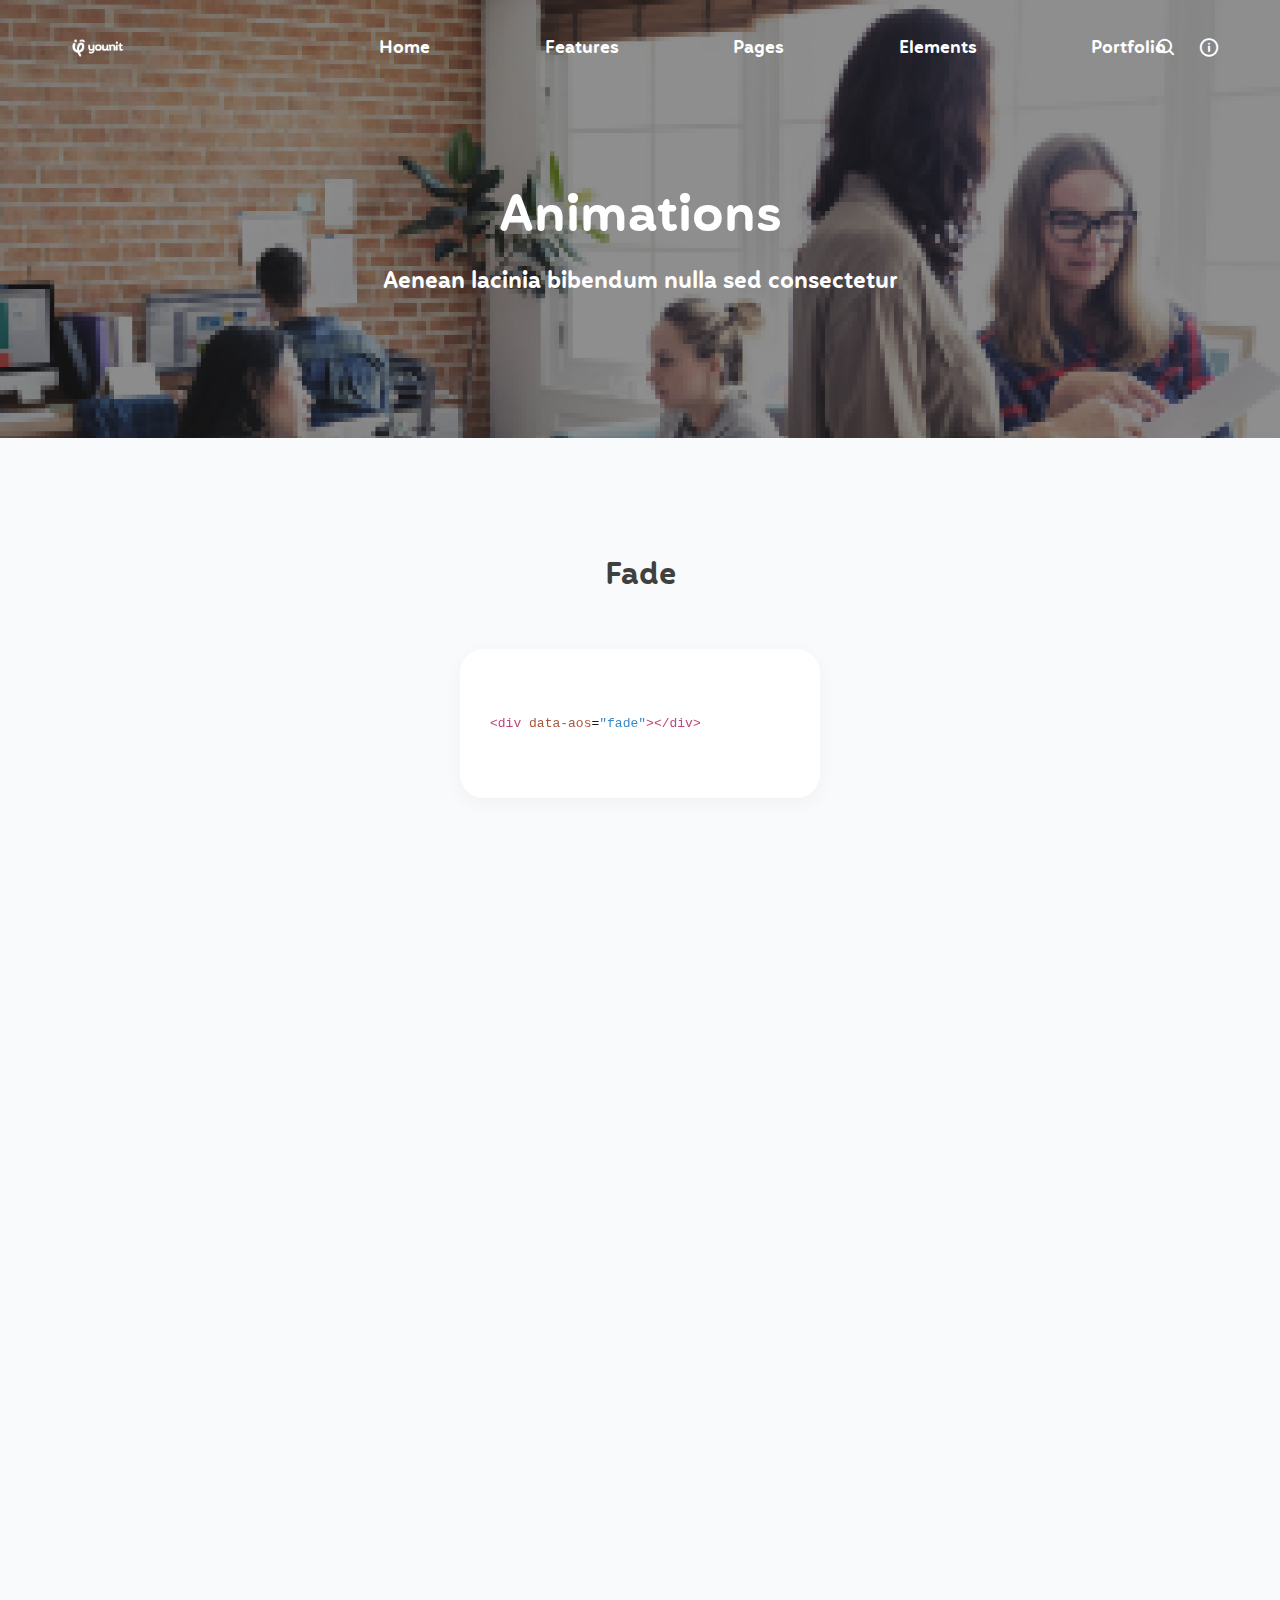
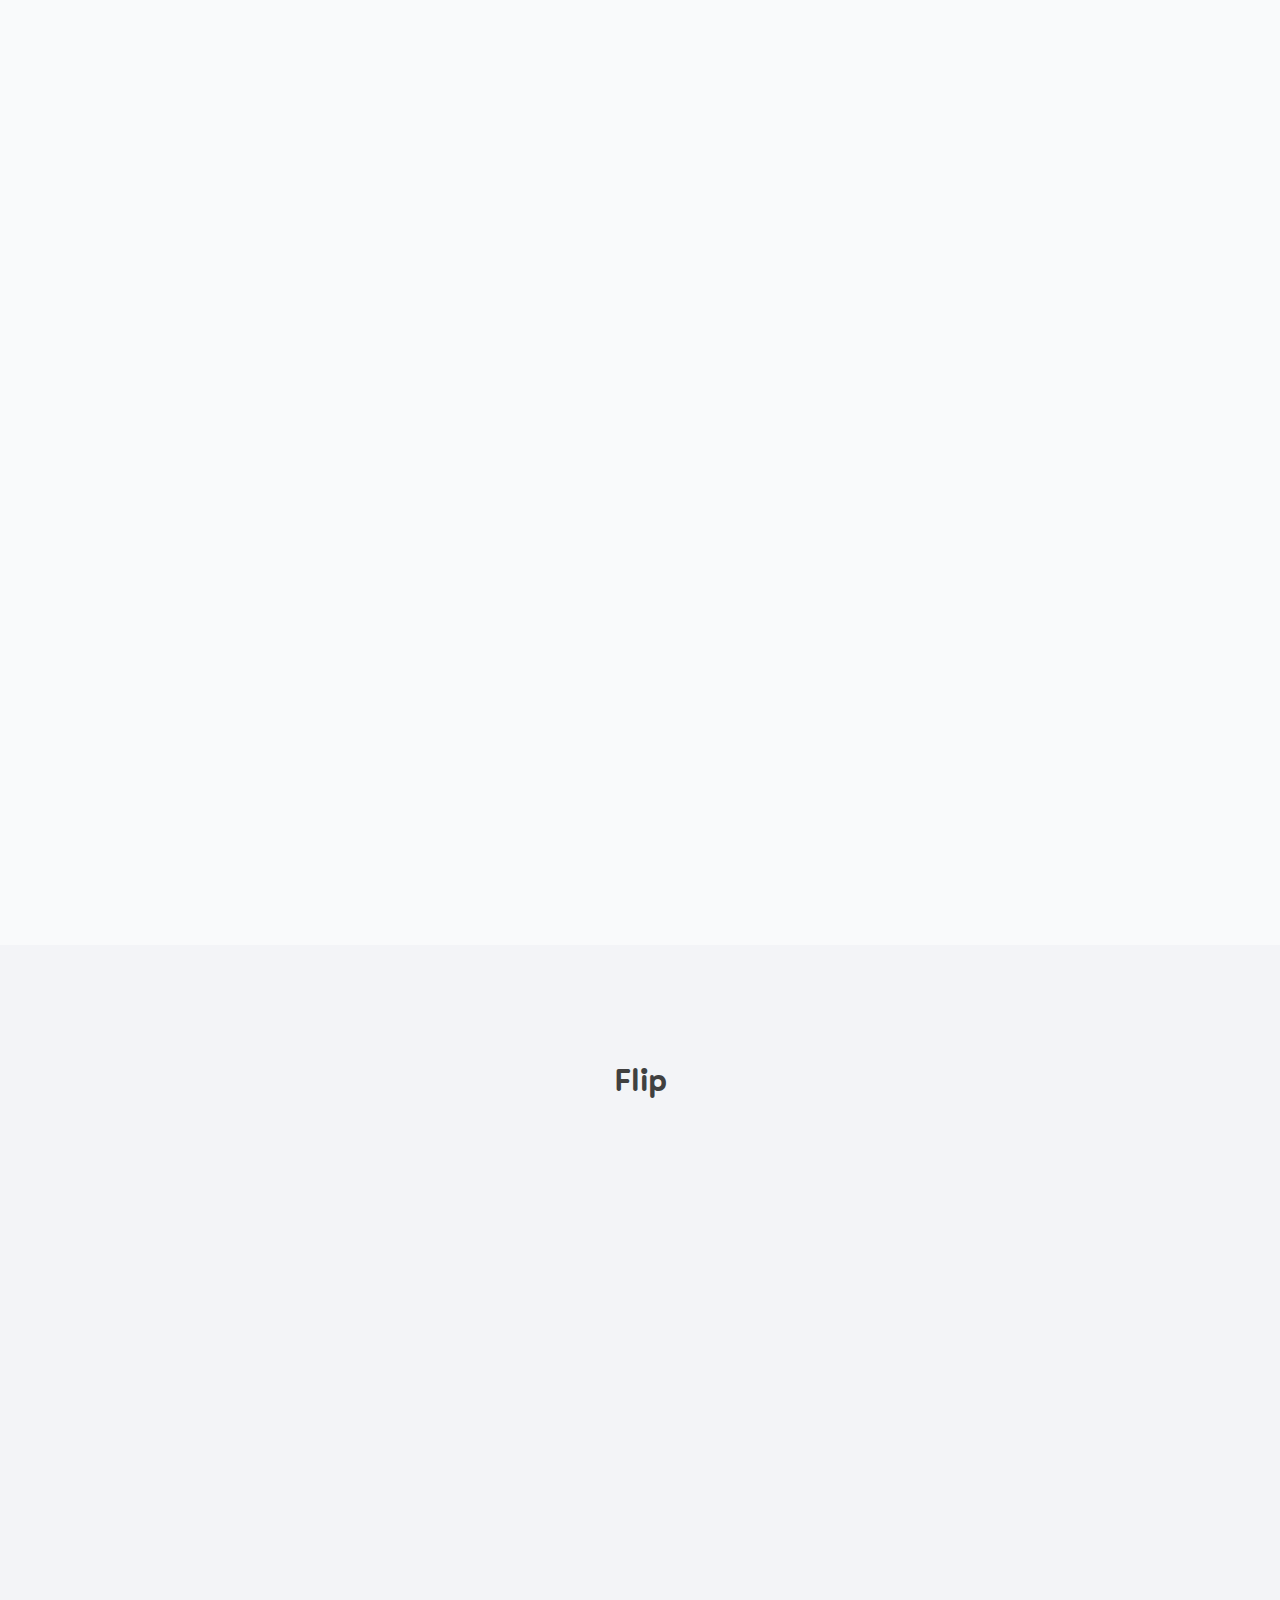
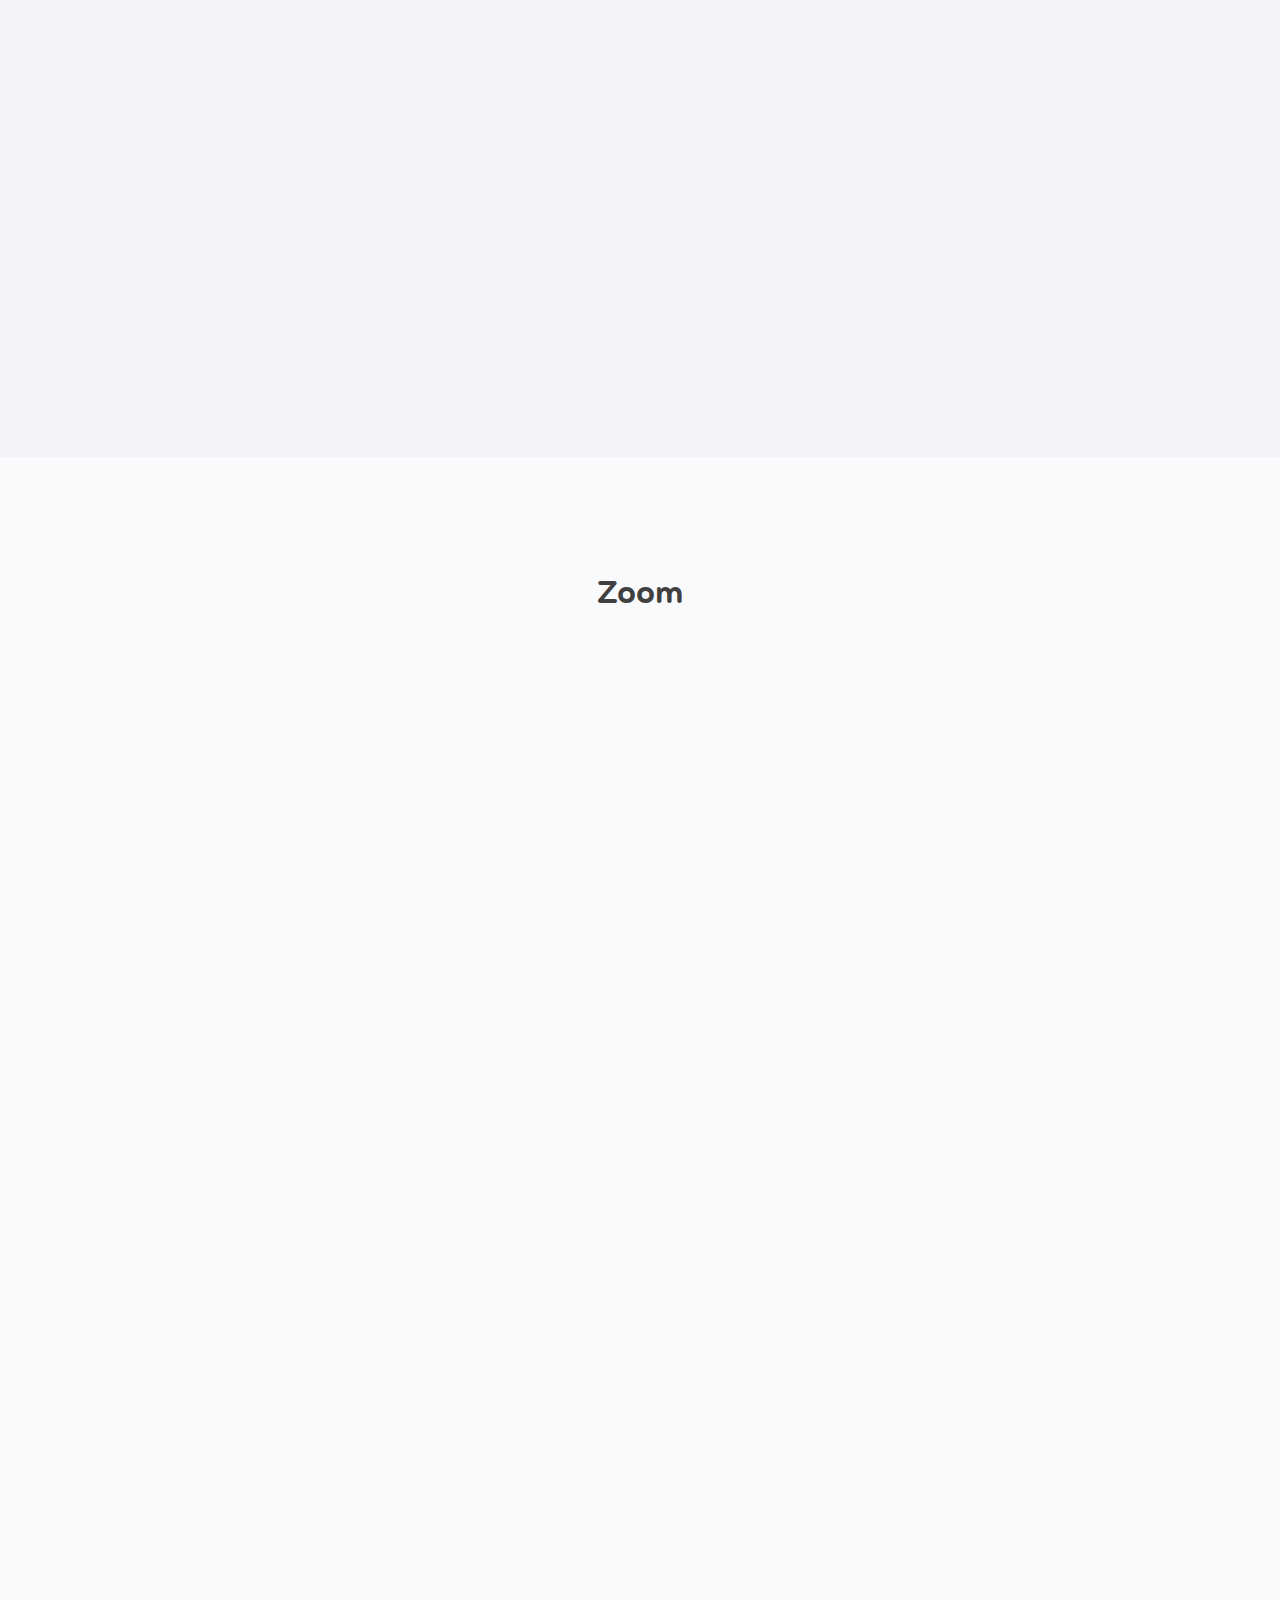
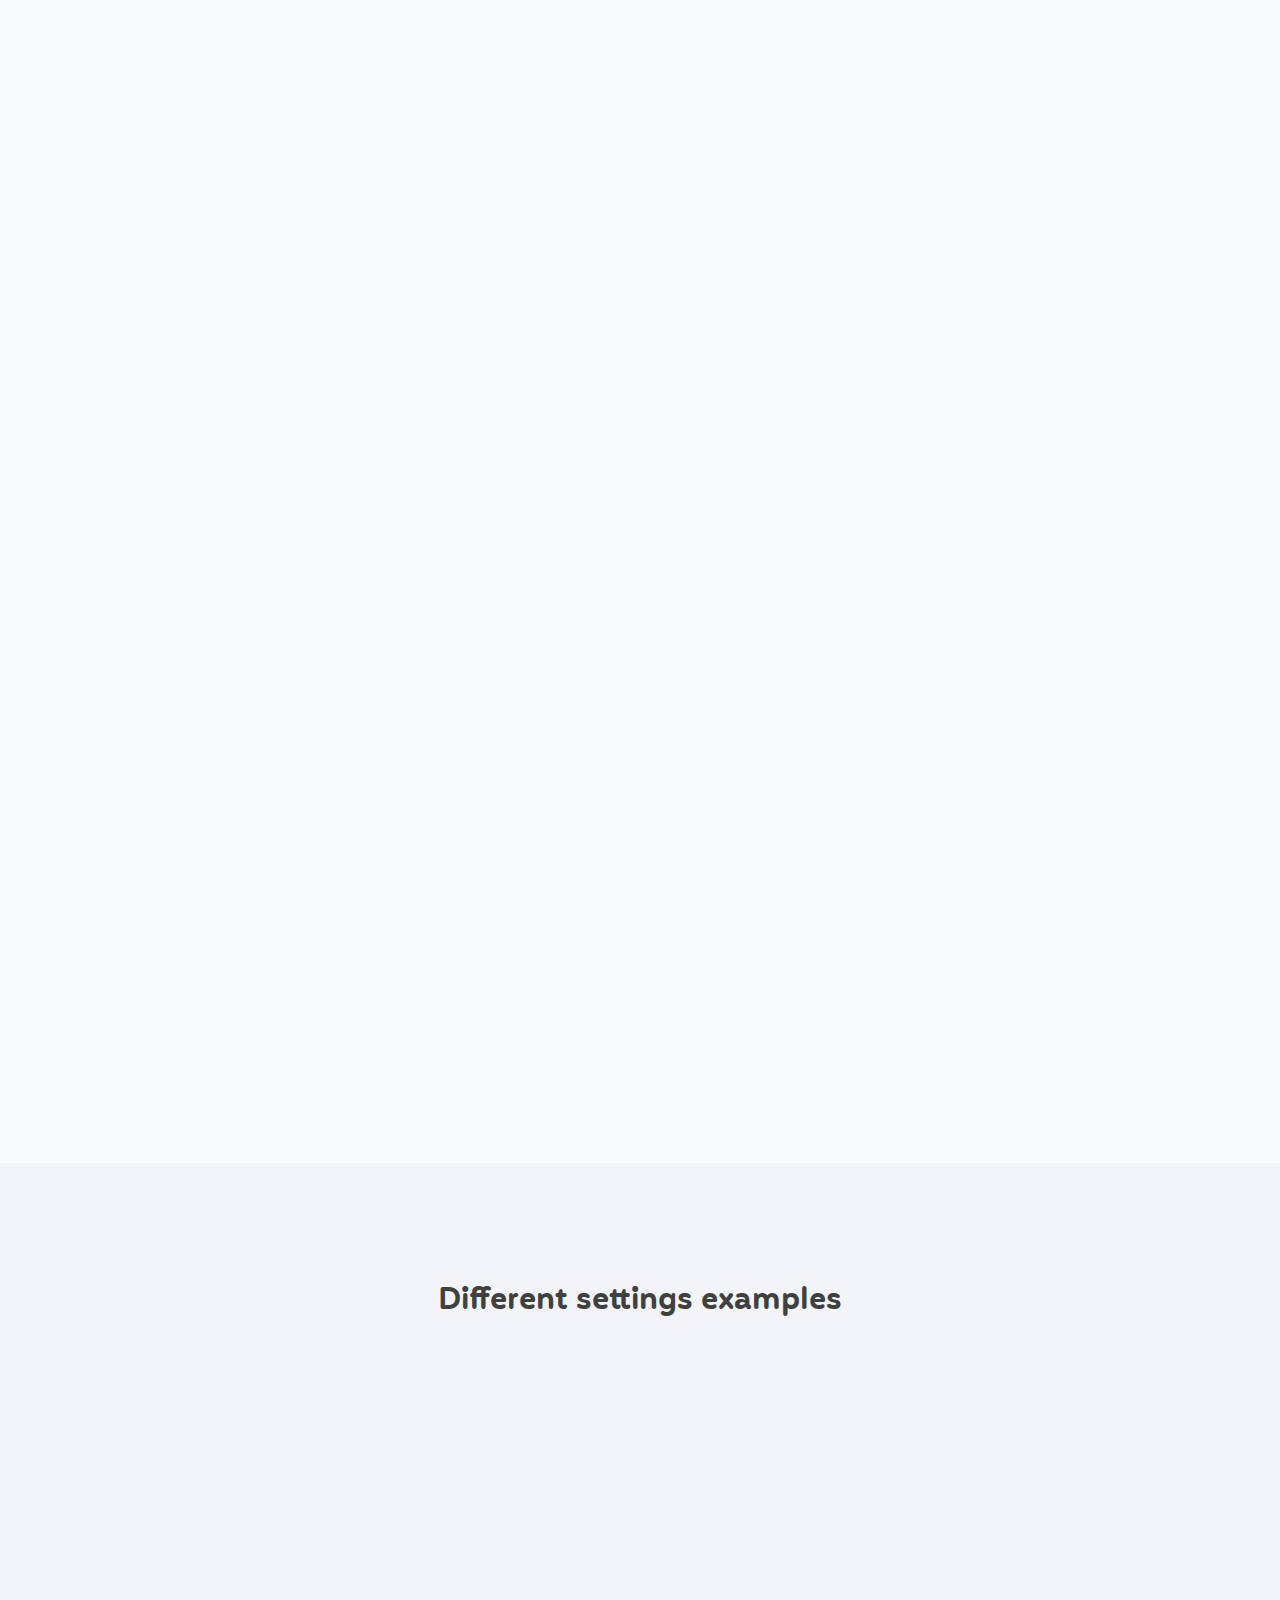
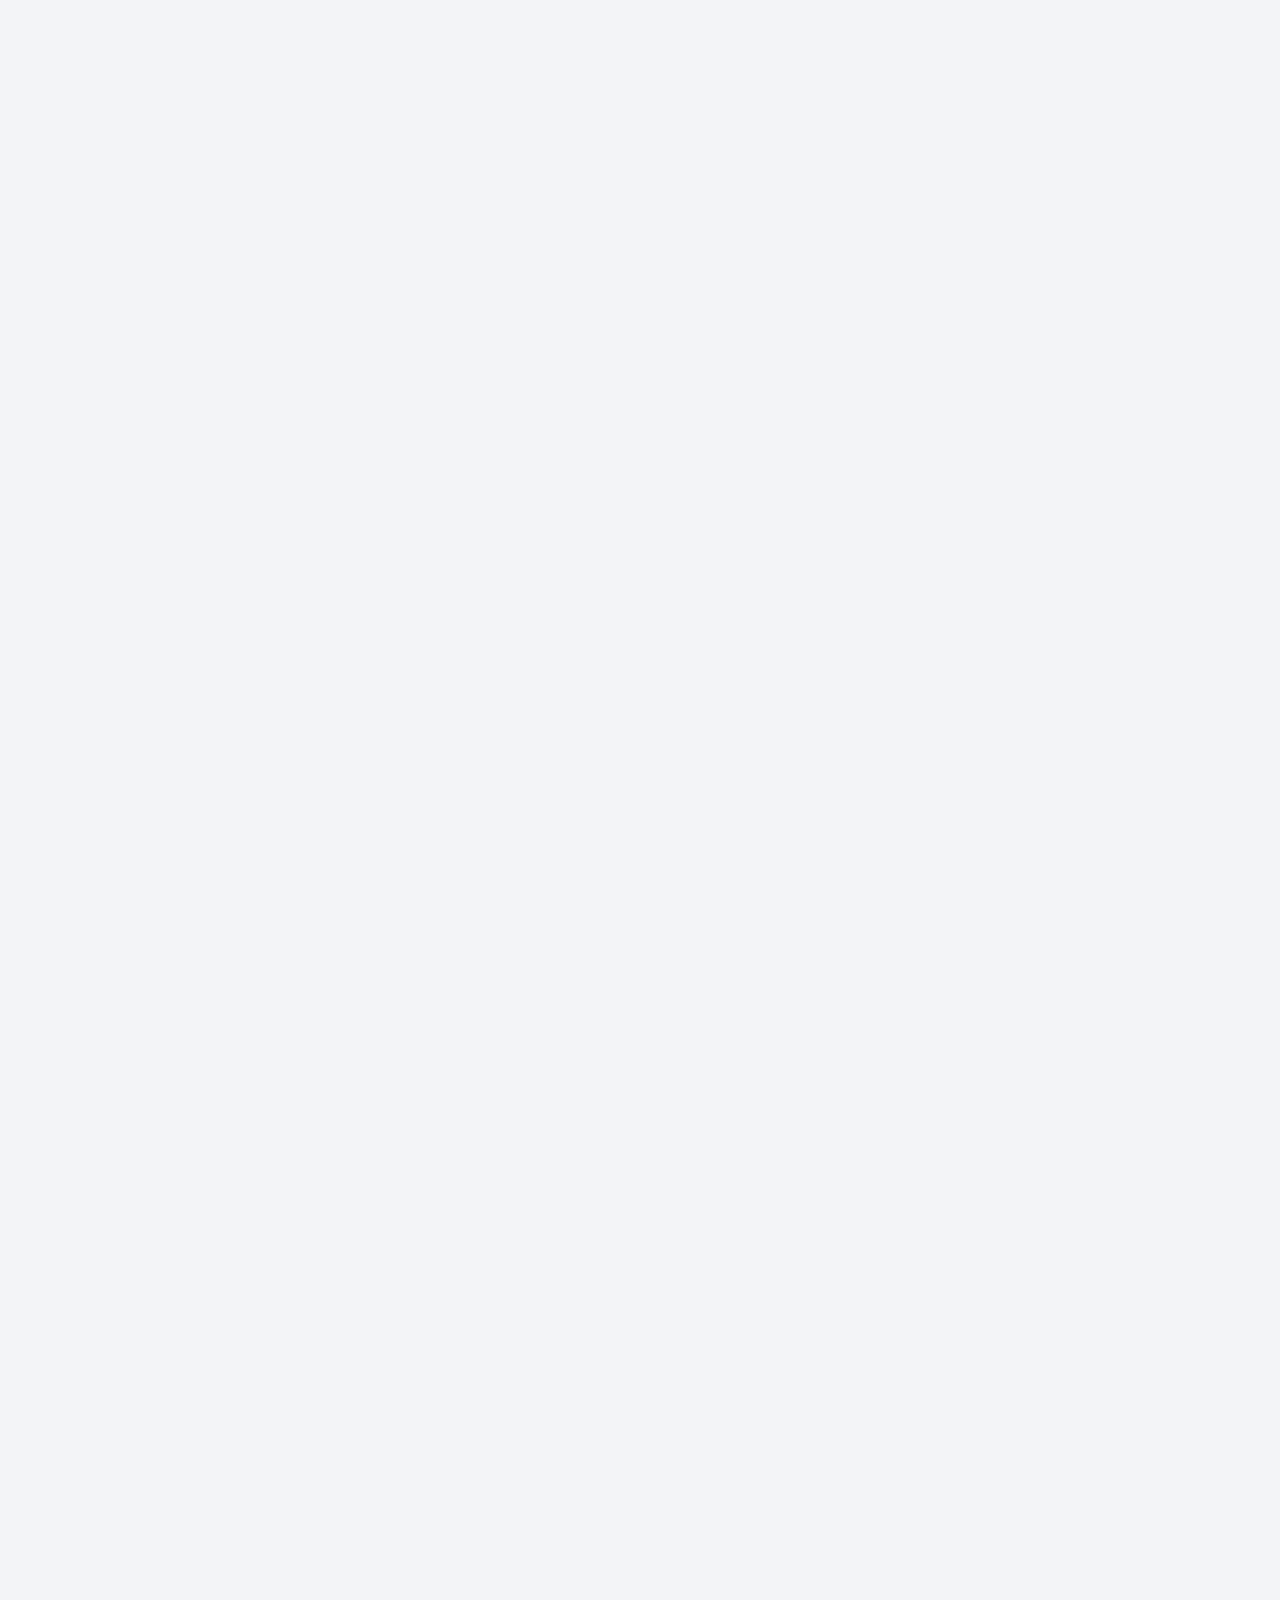
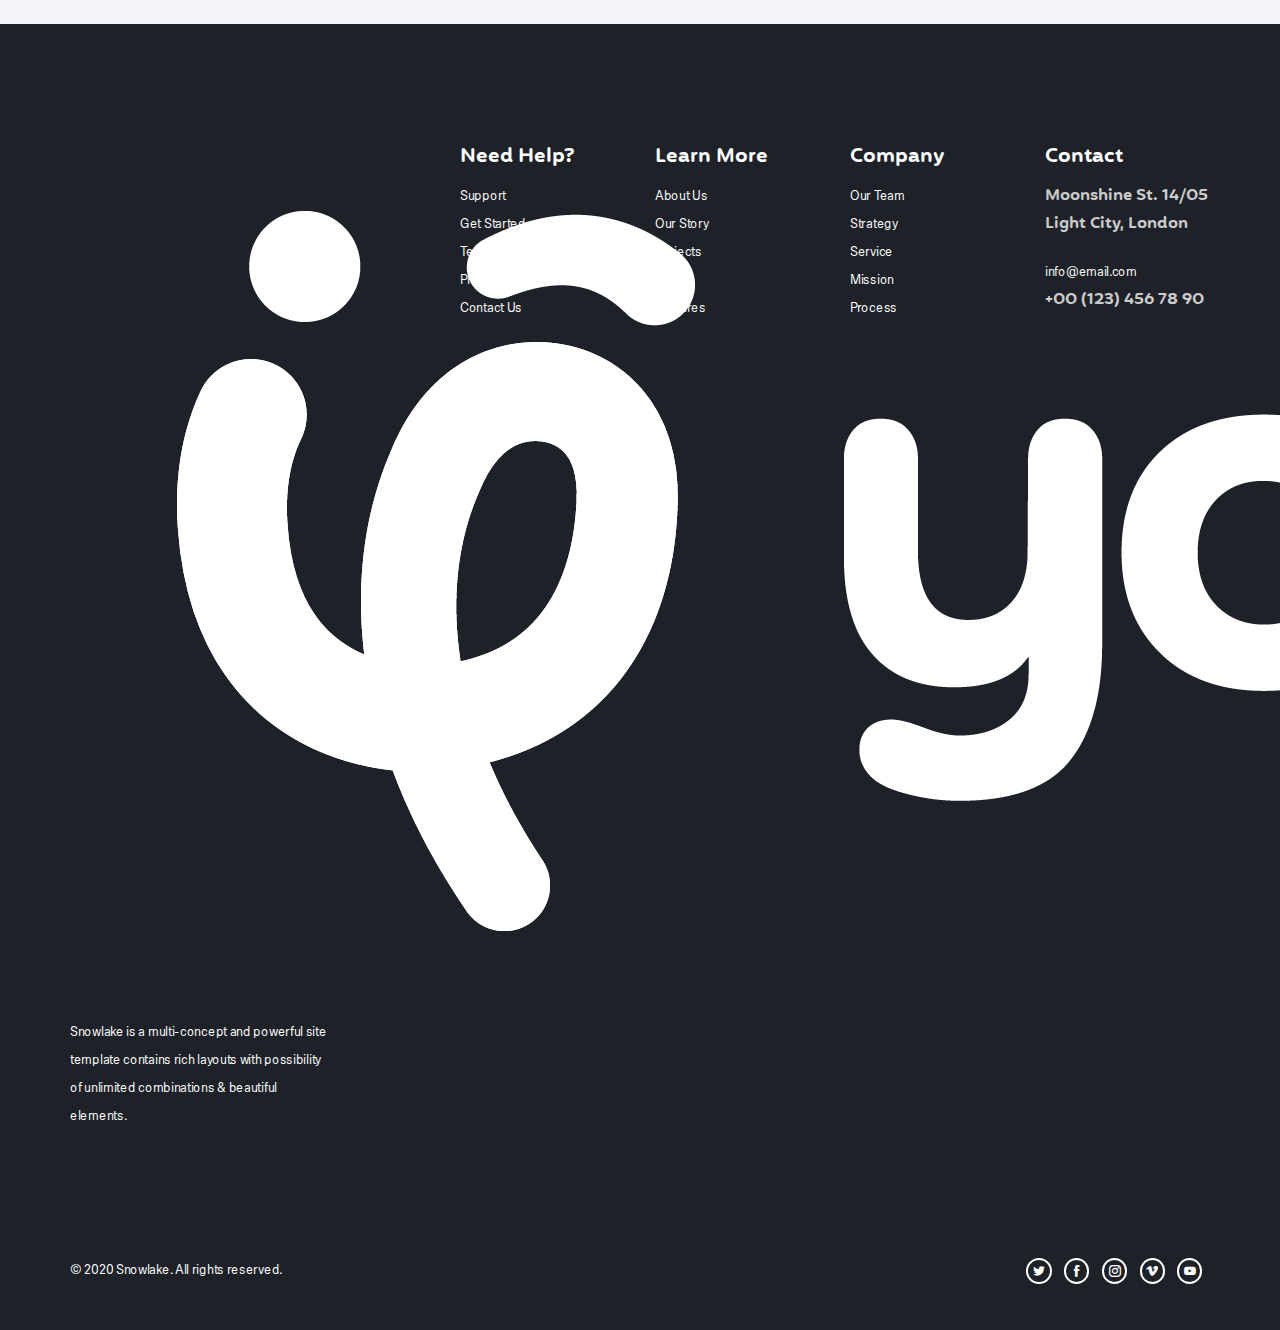
<file: animations.html>
<!DOCTYPE html>
<html lang="en">
<head>
  <meta charset="utf-8">
  <meta name="viewport" content="width=device-width, initial-scale=1.0">
  <link rel="shortcut icon" href="style/images/favicon.png">
  <title>Snowlake</title>
  <link rel="stylesheet" type="text/css" href="style/css/bootstrap.min.css">
  <link rel="stylesheet" type="text/css" href="style/css/plugins.css">
  <link rel="stylesheet" type="text/css" href="style/revolution/css/settings.css">
  <link rel="stylesheet" type="text/css" href="style/revolution/css/layers.css">
  <link rel="stylesheet" type="text/css" href="style/revolution/css/navigation.css">
  <link rel="stylesheet" type="text/css" href="style/type/type.css">
  <link rel="stylesheet" type="text/css" href="style.css">
  <link rel="stylesheet" type="text/css" href="style/css/color/purple.css">
</head>
<body>
  <div class="content-wrapper">
    <nav class="navbar absolute transparent inverse-text navbar-hover-opacity navbar-expand-lg">
      <div class="container">
        <div class="navbar-brand"><a href="index.html"><img src="#" srcset="style/images/logo.png 1x, style/images/logo@2x.png 2x" class="logo-dark" alt="" /><img src="#" srcset="style/images/logo-light.png 1x, style/images/logo-light@2x.png 2x" class="logo-light" alt="" /></a></div>
        <div class="navbar-other ml-auto order-lg-3">
          <ul class="navbar-nav flex-row align-items-center" data-sm-skip="true">
            <li class="nav-item">
              <div class="navbar-hamburger d-lg-none d-xl-none ml-auto"><button class="hamburger animate plain" data-toggle="offcanvas-nav"><span></span></button></div>
            </li>
            <li class="dropdown search-dropdown position-static nav-item">
              <a href="#" role="button" class="collapse-toggle" data-toggle="collapse" data-target=".search-dropdown-menu" aria-haspopup="true" aria-expanded="false"><i class="jam jam-search"></i></a>
              <div class="dropdown-menu search-dropdown-menu w-100 collapse">
                <div class="form-wrapper">
                  <form class="inverse-text">
                    <input type="text" class="form-control" placeholder="Search something">
                  </form>
                  <!-- /.search-form -->
                  <i class="dropdown-close jam jam-close"></i>
                </div>
                <!-- /.form-wrapper -->
              </div>
            </li>
            <li class="nav-item"><button class="plain" data-toggle="offcanvas-info"><i class="jam jam-info"></i></button></li>
          </ul>
          <!-- /.navbar-nav -->
        </div>
        <!-- /.navbar-other -->
        <div class="navbar-collapse offcanvas-nav">
          <div class="offcanvas-header d-lg-none d-xl-none">
            <a href="index.html"><img src="#" srcset="style/images/logo-light.png 1x, style/images/logo-light@2x.png 2x" alt="" /></a>
            <button class="plain offcanvas-close offcanvas-nav-close"><i class="jam jam-close"></i></button>
          </div>
          <ul class="navbar-nav ml-auto">
            <li class="nav-item"><a class="nav-link" href="index.html">Home</a>
              <ul class="dropdown-menu mega-menu boxed list-view text-left">
                <li class="mega-menu-content">
                  <div class="row">
                    <div class="col-lg-3">
                      <ul class="list-unstyled">
                        <li><a class="dropdown-item" href="index.html">Digital Startup</a></li>
                        <li><a class="dropdown-item" href="index2.html">Saas Landing</a></li>
                        <li><a class="dropdown-item" href="index3.html">SEO Agency</a></li>
                        <li><a class="dropdown-item" href="index4.html">Modern Business</a></li>
                        <li><a class="dropdown-item" href="index5.html">Design Agency</a></li>
                        <li><a class="dropdown-item" href="index6.html">App Presentation</a></li>
                        <li><a class="dropdown-item" href="index7.html">Creative Landing</a></li>
                      </ul>
                    </div>
                    <!--/column -->
                    <div class="col-lg-3">
                      <ul class="list-unstyled">
                        <li><a class="dropdown-item" href="index8.html">Marketing Startup</a></li>
                        <li><a class="dropdown-item" href="index9.html">Digital Agency</a></li>
                        <li><a class="dropdown-item" href="index10.html">Creative Business</a></li>
                        <li><a class="dropdown-item" href="index11.html">Software Landing</a></li>
                        <li><a class="dropdown-item" href="index12.html">App Landing</a></li>
                        <li><a class="dropdown-item" href="index13.html">Creative Agency</a></li>
                        <li><a class="dropdown-item" href="index14.html">Wedding Photography</a></li>
                      </ul>
                    </div>
                    <!--/column -->
                    <div class="col-lg-3">
                      <ul class="list-unstyled">
                        <li><a class="dropdown-item" href="index15.html">Food Photography</a></li>
                        <li><a class="dropdown-item" href="index16.html">Creative Onepage</a></li>
                        <li><a class="dropdown-item" href="index17.html">Marketing Company</a></li>
                        <li><a class="dropdown-item" href="index18.html">Startup Business</a></li>
                        <li><a class="dropdown-item" href="index19.html">Creative Resume</a></li>
                        <li><a class="dropdown-item" href="index20.html">Digital Studio</a></li>
                        <li><a class="dropdown-item" href="index21.html">Travel Blog</a></li>
                      </ul>
                    </div>
                    <!--/column -->
                    <div class="col-lg-3">
                      <ul class="list-unstyled">
                        <li><a class="dropdown-item" href="index22.html">Minimal Shop</a></li>
                        <li><a class="dropdown-item" href="index23.html">Minimal Portfolio</a></li>
                        <li><a class="dropdown-item" href="index24.html">Coming Soon</a></li>
                        <li><a class="dropdown-item" href="index25.html">Personal Creative</a></li>
                        <li><a class="dropdown-item" href="index26.html">Minimal Photography</a></li>
                        <li><a class="dropdown-item" href="index27.html">Maintenance</a></li>
                      </ul>
                    </div>
                    <!--/column -->
                  </div>
                  <!--/.row -->
                </li>
                <!--/.mega-menu-content-->
              </ul>
              <!--/.dropdown-menu -->
            </li>
            <li class="nav-item dropdown"><a class="nav-link dropdown-toggle" href="#!">Features</a>
              <ul class="dropdown-menu">
                <li class="dropdown"><a class="dropdown-item dropdown-toggle" href="#">Header</a>
                  <ul class="dropdown-menu">
                    <li class="nav-item"><a class="dropdown-item" href="header.html">Classic Header</a></li>
                    <li class="nav-item"><a class="dropdown-item" href="header2.html">Classic Light Header</a></li>
                    <li class="nav-item"><a class="dropdown-item" href="header3.html">Classic Dark Header</a></li>
                    <li class="nav-item"><a class="dropdown-item" href="header4.html">Header with Topbar</a></li>
                    <li class="nav-item"><a class="dropdown-item" href="header5.html">Wide Header</a></li>
                    <li class="nav-item"><a class="dropdown-item" href="header6.html">Extended Header</a></li>
                    <li class="nav-item"><a class="dropdown-item" href="header7.html">Fancy Light Header</a></li>
                    <li class="nav-item"><a class="dropdown-item" href="header8.html">Fancy Dark Header</a></li>
                    <li class="nav-item"><a class="dropdown-item" href="header9.html">Centered Header</a></li>
                  </ul>
                </li>
                <li class="dropdown"><a class="dropdown-item dropdown-toggle" href="#">Footer</a>
                  <ul class="dropdown-menu">
                    <li class="nav-item"><a class="dropdown-item" href="footer.html">Footer with Details</a></li>
                    <li class="nav-item"><a class="dropdown-item" href="footer2.html">Centered Footer</a></li>
                    <li class="nav-item"><a class="dropdown-item" href="footer3.html">Simple Footer</a></li>
                    <li class="nav-item"><a class="dropdown-item" href="footer4.html">Footer with Widgets</a></li>
                    <li class="nav-item"><a class="dropdown-item" href="footer5.html">Minimalist Footer</a></li>
                    <li class="nav-item"><a class="dropdown-item" href="footer6.html">Footer with Overflow</a></li>
                    <li class="nav-item"><a class="dropdown-item" href="footer7.html">Footer with Background Image</a></li>
                  </ul>
                </li>
                <li class="dropdown"><a class="dropdown-item dropdown-toggle" href="#">Page Title</a>
                  <ul class="dropdown-menu">
                    <li class="nav-item"><a class="dropdown-item" href="page-title.html">Page Title with Image</a></li>
                    <li class="nav-item"><a class="dropdown-item" href="page-title2.html">Page Title with Breadcrumbs</a></li>
                    <li class="nav-item"><a class="dropdown-item" href="page-title3.html">Page Title with Light Wrapper</a></li>
                    <li class="nav-item"><a class="dropdown-item" href="page-title4.html">Page Title with Gray Wrapper</a></li>
                    <li class="nav-item"><a class="dropdown-item" href="page-title5.html">Page Title with Dark Wrapper</a></li>
                    <li class="nav-item"><a class="dropdown-item" href="page-title6.html">Page Title with Colored Wrapper</a></li>
                    <li class="nav-item"><a class="dropdown-item" href="page-title7.html">Page Title with Gradient Wrapper</a></li>
                    <li class="nav-item"><a class="dropdown-item" href="page-title8.html">Page Title with Video Wrapper</a></li>
                  </ul>
                </li>
                <li class="dropdown"><a class="dropdown-item dropdown-toggle" href="#">Modal Popup</a>
                  <ul class="dropdown-menu">
                    <li class="nav-item"><a class="dropdown-item" href="modal-popup1.html">Subscription</a></li>
                    <li class="nav-item"><a class="dropdown-item" href="modal-popup2.html">Subscription Alternative</a></li>
                    <li class="nav-item"><a class="dropdown-item" href="modal-popup3.html">Sign Up</a></li>
                    <li class="nav-item"><a class="dropdown-item" href="modal-popup4.html">Contact Form</a></li>
                    <li class="nav-item"><a class="dropdown-item" href="modal-popup5.html">Cookie</a></li>
                    <li class="nav-item"><a class="dropdown-item" href="modal-popup6.html">Sale</a></li>
                  </ul>
                </li>
                <li class="nav-item dropdown"><a class="dropdown-item dropdown-toggle" href="#">Fonts</a>
                  <ul class="dropdown-menu">
                    <li class="nav-item"><a class="dropdown-item" href="font1.html">Jost</a></li>
                    <li class="nav-item"><a class="dropdown-item" href="font2.html">Nunito</a></li>
                    <li class="nav-item"><a class="dropdown-item" href="font3.html">DM Sans + Zilla Slab</a></li>
                    <li class="nav-item"><a class="dropdown-item" href="font4.html">HK Grotesk</a></li>
                    <li class="nav-item"><a class="dropdown-item" href="font5.html">Abhaya Libre</a></li>
                  </ul>
                </li>
                <li class="nav-item dropdown"><a class="dropdown-item dropdown-toggle" href="#">Colors</a>
                  <ul class="dropdown-menu">
                    <li class="nav-item"><a class="dropdown-item" href="color1.html">Aqua</a></li>
                    <li class="nav-item"><a class="dropdown-item" href="color2.html">Blue</a></li>
                    <li class="nav-item"><a class="dropdown-item" href="color3.html">Brown</a></li>
                    <li class="nav-item"><a class="dropdown-item" href="color4.html">Cobalt</a></li>
                    <li class="nav-item"><a class="dropdown-item" href="color5.html">Green</a></li>
                    <li class="nav-item"><a class="dropdown-item" href="color6.html">Hibiscus</a></li>
                    <li class="nav-item"><a class="dropdown-item" href="color7.html">Leaf</a></li>
                    <li class="nav-item"><a class="dropdown-item" href="color8.html">Meander</a></li>
                    <li class="nav-item"><a class="dropdown-item" href="color9.html">Orange</a></li>
                    <li class="nav-item"><a class="dropdown-item" href="color10.html">Pink</a></li>
                    <li class="nav-item"><a class="dropdown-item" href="color11.html">Purple</a></li>
                    <li class="nav-item"><a class="dropdown-item" href="color12.html">Red</a></li>
                    <li class="nav-item"><a class="dropdown-item" href="color13.html">Rose</a></li>
                    <li class="nav-item"><a class="dropdown-item" href="color14.html">Sky</a></li>
                    <li class="nav-item"><a class="dropdown-item" href="color15.html">Teal</a></li>
                    <li class="nav-item"><a class="dropdown-item" href="color16.html">Violet</a></li>
                    <li class="nav-item"><a class="dropdown-item" href="color17.html">Yellow</a></li>
                  </ul>
                </li>
                <li class="dropdown"><a class="dropdown-item dropdown-toggle" href="#">Onepage</a>
                  <ul class="dropdown-menu">
                    <li class="nav-item"><a class="dropdown-item" href="index16.html">Demo I</a></li>
                    <li class="nav-item"><a class="dropdown-item" href="index19.html">Demo II</a></li>
                  </ul>
                </li>
                <li class="nav-item"><a class="dropdown-item" href="box-layout.html">Box Layout</a></li>
              </ul>
            </li>
            <li class="nav-item dropdown"><a class="nav-link dropdown-toggle" href="#!">Pages</a>
              <ul class="dropdown-menu">
                <li class="dropdown"><a class="dropdown-item dropdown-toggle" href="#">Services</a>
                  <ul class="dropdown-menu">
                    <li class="nav-item"><a class="dropdown-item" href="services.html">Services I</a></li>
                    <li class="nav-item"><a class="dropdown-item" href="services2.html">Services II</a></li>
                    <li class="nav-item"><a class="dropdown-item" href="services3.html">Services III</a></li>
                    <li class="nav-item"><a class="dropdown-item" href="services4.html">Services IV</a></li>
                    <li class="nav-item"><a class="dropdown-item" href="services5.html">Services V</a></li>
                  </ul>
                </li>
                <li class="dropdown"><a class="dropdown-item dropdown-toggle" href="#">About</a>
                  <ul class="dropdown-menu">
                    <li class="nav-item"><a class="dropdown-item" href="about.html">About I</a></li>
                    <li class="nav-item"><a class="dropdown-item" href="about2.html">About II</a></li>
                    <li class="nav-item"><a class="dropdown-item" href="about3.html">About III</a></li>
                    <li class="nav-item"><a class="dropdown-item" href="about4.html">About IV</a></li>
                  </ul>
                </li>
                <li class="dropdown"><a class="dropdown-item dropdown-toggle" href="#">Shop</a>
                  <ul class="dropdown-menu">
                    <li class="nav-item"><a class="dropdown-item" href="shop.html">Shop</a></li>
                    <li class="nav-item"><a class="dropdown-item" href="shop2.html">Shop with Sidebar</a></li>
                    <li class="nav-item"><a class="dropdown-item" href="shop3.html">Shop with Left Sidebar</a></li>
                    <li class="nav-item"><a class="dropdown-item" href="shop-product.html">Product Page</a></li>
                    <li class="nav-item"><a class="dropdown-item" href="shop-cart.html">Shopping Cart</a></li>
                    <li class="nav-item"><a class="dropdown-item" href="shop-checkout.html">Checkout</a></li>
                  </ul>
                </li>
                <li class="dropdown"><a class="dropdown-item dropdown-toggle" href="#">Contact</a>
                  <ul class="dropdown-menu">
                    <li class="nav-item"><a class="dropdown-item" href="contact.html">Contact I</a></li>
                    <li class="nav-item"><a class="dropdown-item" href="contact2.html">Contact II</a></li>
                    <li class="nav-item"><a class="dropdown-item" href="contact3.html">Contact III</a></li>
                    <li class="nav-item"><a class="dropdown-item" href="contact4.html">Contact IV</a></li>
                  </ul>
                </li>
                <li><a class="dropdown-item" href="faq.html">FAQ</a></li>
                <li><a class="dropdown-item" href="page-loading.html">Page Loading</a></li>
                <li><a class="dropdown-item" href="scroll-animation.html">Scroll Animation</a></li>
              </ul>
            </li>
            <li class="nav-item"><a class="nav-link" href="#!">Elements</a>
              <ul class="dropdown-menu mega-menu boxed list-view text-left">
                <li class="mega-menu-content">
                  <div class="row">
                    <div class="col-lg-3">
                      <ul class="list-unstyled">
                        <li><a href="accordion.html">Accordion</a></li>
                        <li><a href="alerts.html">Alerts</a></li>
                        <li><a href="animated-text.html">Animated Text</a></li>
                        <li><a href="blockquote.html">Blockquote</a></li>
                        <li><a href="buttons-badges.html">Buttons & Badges</a></li>
                        <li><a href="call-to-action.html">Call to Action</a></li>
                        <li><a href="carousel.html">Carousel</a></li>
                        <li><a href="clients.html">Clients</a></li>
                        <li><a href="countdown.html">Countdown</a></li>
                        <li><a href="counter.html">Counter</a></li>
                      </ul>
                    </div>
                    <!--/column -->
                    <div class="col-lg-3">
                      <ul class="list-unstyled">
                        <li><a href="dividers.html">Dividers</a></li>
                        <li><a href="dropcap.html">Dropcap</a></li>
                        <li><a href="forms.html">Forms</a></li>
                        <li><a href="icon-concept.html">Icons - Concept</a></li>
                        <li><a href="icon-jam.html">Icons - Jam</a></li>
                        <li><a href="icon-icofont.html">Icons - Icofont</a></li>
                        <li><a href="icon-lineal.html">Icons - Lineal</a></li>
                        <li><a href="icon-box.html">Icon Box</a></li>
                        <li><a href="image-hover.html">Image Hover</a></li>
                        <li><a href="image-mask.html">Image Mask</a></li>
                      </ul>
                    </div>
                    <!--/column -->
                    <div class="col-lg-3">
                      <ul class="list-unstyled">
                        <li><a href="lightbox.html">Lightbox</a></li>
                        <li><a href="lists.html">Lists</a></li>
                        <li><a href="player.html">Media Player</a></li>
                        <li><a href="modal.html">Modal</a></li>
                        <li><a href="pricing.html">Pricing Tables</a></li>
                        <li><a href="process.html">Process Steps</a></li>
                        <li><a href="progressbar.html">Progress Bar</a></li>
                        <li><a href="animations.html">Scroll Animations</a></li>
                        <li><a href="social-icons.html">Social Icons</a></li>
                        <li><a href="tables.html">Tables</a></li>
                      </ul>
                    </div>
                    <!--/column -->
                    <div class="col-lg-3">
                      <ul class="list-unstyled">
                        <li><a href="tabs.html">Tabs</a></li>
                        <li><a href="team.html">Team</a></li>
                        <li><a href="testimonials.html">Testimonials</a></li>
                        <li><a href="titles.html">Titles</a></li>
                        <li><a href="toggle.html">Toggle</a></li>
                        <li><a href="tooltip-popover.html">Tooltip & Popover</a></li>
                        <li><a href="typography.html">Typography</a></li>
                        <li><a href="video-popup.html">Video Popup</a></li>
                        <li><a href="waves.html">Waves</a></li>
                        <li><a href="wrappers.html">Wrappers</a></li>
                      </ul>
                    </div>
                    <!--/column -->
                  </div>
                  <!--/.row -->
                </li>
                <!--/.mega-menu-content-->
              </ul>
              <!--/.dropdown-menu -->
            </li>
            <li class="nav-item dropdown"><a class="nav-link dropdown-toggle" href="#!">Portfolio</a>
              <ul class="dropdown-menu">
                <li><a class="dropdown-item" href="portfolio.html">Grid Portfolio</a></li>
                <li><a class="dropdown-item" href="portfolio2.html">Grid Portfolio with Details</a></li>
                <li><a class="dropdown-item" href="portfolio3.html">Masonry Portfolio</a></li>
                <li><a class="dropdown-item" href="portfolio4.html">Masonry Portfolio with Details</a></li>
                <li><a class="dropdown-item" href="portfolio5.html">Mosaic Portfolio</a></li>
                <li><a class="dropdown-item" href="portfolio6.html">Fullscreen Grid Portfolio</a></li>
                <li><a class="dropdown-item" href="portfolio7.html">Portfolio with Item Details</a></li>
                <li><a class="dropdown-item" href="portfolio8.html">Box Portfolio with Item Details</a></li>
                <li class="dropdown"><a class="dropdown-item dropdown-toggle" href="#">Portfolio Posts</a>
                  <ul class="dropdown-menu">
                    <li class="nav-item"><a class="dropdown-item" href="portfolio-post.html">Post with Multiple Images</a></li>
                    <li class="nav-item"><a class="dropdown-item" href="portfolio-post2.html">Post with Slider</a></li>
                    <li class="nav-item"><a class="dropdown-item" href="portfolio-post3.html">Post with Masonry Gallery</a></li>
                    <li class="nav-item"><a class="dropdown-item" href="portfolio-post4.html">Post with Carousel</a></li>
                    <li class="nav-item"><a class="dropdown-item" href="portfolio-post5.html">Post with Columns</a></li>
                    <li class="nav-item"><a class="dropdown-item" href="portfolio-post6.html">Post with Video</a></li>
                  </ul>
                </li>
              </ul>
            </li>
            <li class="nav-item dropdown"><a class="nav-link dropdown-toggle" href="#!">Blog</a>
              <ul class="dropdown-menu">
                <li><a class="dropdown-item" href="blog.html">Grid View</a></li>
                <li><a class="dropdown-item" href="blog2.html">Grid View with Sidebar</a></li>
                <li><a class="dropdown-item" href="blog3.html">Box Grid View</a></li>
                <li><a class="dropdown-item" href="blog4.html">Box Grid View with Sidebar</a></li>
                <li><a class="dropdown-item" href="blog5.html">Classic View</a></li>
                <li><a class="dropdown-item" href="blog6.html">Classic View with Sidebar</a></li>
                <li><a class="dropdown-item" href="blog7.html">Box Classic View</a></li>
                <li><a class="dropdown-item" href="blog8.html">Box Classic View with Sidebar</a></li>
                <li class="dropdown"><a class="dropdown-item dropdown-toggle" href="#">Blog Posts</a>
                  <ul class="dropdown-menu">
                    <li class="nav-item"><a class="dropdown-item" href="blog-post.html">Post No Sidebar</a></li>
                    <li class="nav-item"><a class="dropdown-item" href="blog-post2.html">Post with Sidebar</a></li>
                    <li class="nav-item"><a class="dropdown-item" href="blog-post3.html">Box Post No Sidebar </a></li>
                    <li class="nav-item"><a class="dropdown-item" href="blog-post4.html">Box Post with Sidebar </a></li>
                  </ul>
                </li>
              </ul>
            </li>
          </ul>
          <!-- /.navbar-nav -->
        </div>
        <!-- /.navbar-collapse -->
      </div>
      <!-- /.container -->
    </nav>
    <!-- /.navbar -->
    <div class="offcanvas-info inverse-text">
      <button class="plain offcanvas-close offcanvas-info-close"><i class="jam jam-close"></i></button>
      <a href="index.html"><img src="#" srcset="style/images/logo-light.png 1x, style/images/logo-light@2x.png 2x" alt="" /></a>
      <div class="space30"></div>
      <p>Snowlake is a multi-concept and powerful site template contains rich layouts with possibility of unlimited combinations & beautiful elements.</p>
      <div class="space20"></div>
      <div class="widget">
        <h5 class="widget-title">Contact Info</h5>
        <address> Moonshine St. 14/05 <br /> Light City, London <div class="space20"></div>
          <a href="mailto:first.last@email.com" class="nocolor">info@email.com</a><br /> +00 (123) 456 78 90 </address>
      </div>
      <!-- /.widget -->
      <div class="widget">
        <h3 class="widget-title">Learn More</h3>
        <ul class="list-unstyled">
          <li><a href="#" class="nocolor">Our Story</a></li>
          <li><a href="#" class="nocolor">Terms of Use</a></li>
          <li><a href="#" class="nocolor">Privacy Policy</a></li>
          <li><a href="#" class="nocolor">Contact Us</a></li>
        </ul>
      </div>
      <!-- /.widget -->
      <div class="widget">
        <h3 class="widget-title">Follow Us</h3>
        <ul class="social social-mute social-s ml-auto">
          <li><a href="#"><i class="jam jam-twitter"></i></a></li>
          <li><a href="#"><i class="jam jam-facebook"></i></a></li>
          <li><a href="#"><i class="jam jam-instagram"></i></a></li>
          <li><a href="#"><i class="jam jam-vimeo"></i></a></li>
          <li><a href="#"><i class="jam jam-youtube"></i></a></li>
        </ul>
      </div>
      <!-- /.widget -->
    </div>
    <!-- /.offcanvas-info -->
    <div class="wrapper image-wrapper bg-image page-title-wrapper inverse-text" data-image-src="style/images/art/bg1.jpg">
      <div class="container inner text-center">
        <div class="space90"></div>
        <h1 class="page-title">Animations</h1>
        <p class="lead">Aenean lacinia bibendum nulla sed consectetur</p>
      </div>
      <!-- /.container -->
    </div>
    <!-- /.wrapper -->
    <div class="wrapper light-wrapper">
      <div class="container inner">
        <h2 class="section-title mb-40 text-center">Fade</h2>
        <div class="row">
          <div class="code col-lg-4 offset-lg-4" data-aos="fade">
            <div class="box bg-white shadow">
              <pre class="prettyprint prettyprinted" style=""><code class="html"><span class="tag">&lt;div</span><span class="pln"> </span><span class="atn">data-aos</span><span class="pun">=</span><span class="atv">"fade"</span><span class="tag">&gt;&lt;/div&gt;</span></code></pre>
            </div>
            <!-- /.box -->
          </div>
          <div class="code col-lg-4 offset-lg-4" data-aos="fade-up">
            <div class="box bg-white shadow">
              <pre class="prettyprint prettyprinted" style=""><code class="html"><span class="tag">&lt;div</span><span class="pln"> </span><span class="atn">data-aos</span><span class="pun">=</span><span class="atv">"fade-up"</span><span class="tag">&gt;&lt;/div&gt;</span></code></pre>
            </div>
            <!-- /.box -->
          </div>
          <div class="code col-lg-4 offset-lg-4" data-aos="fade-down">
            <div class="box bg-white shadow">
              <pre class="prettyprint prettyprinted" style=""><code><span class="tag">&lt;div</span><span class="pln"> </span><span class="atn">data-aos</span><span class="pun">=</span><span class="atv">"fade-down"</span><span class="tag">&gt;&lt;/div&gt;</span></code></pre>
            </div>
            <!-- /.box -->
          </div>
          <div class="code col-lg-4 offset-lg-4" data-aos="fade-right">
            <div class="box bg-white shadow">
              <pre class="prettyprint prettyprinted" style=""><code><span class="tag">&lt;div</span><span class="pln"> </span><span class="atn">data-aos</span><span class="pun">=</span><span class="atv">"fade-right"</span><span class="tag">&gt;&lt;/div&gt;</span></code></pre>
            </div>
            <!-- /.box -->
          </div>
          <div class="code col-lg-4 offset-lg-4" data-aos="fade-left">
            <div class="box bg-white shadow">
              <pre class="prettyprint prettyprinted" style=""><code><span class="tag">&lt;div</span><span class="pln"> </span><span class="atn">data-aos</span><span class="pun">=</span><span class="atv">"fade-left"</span><span class="tag">&gt;&lt;/div&gt;</span></code></pre>
            </div>
            <!-- /.box -->
          </div>
          <div class="code col-lg-4 offset-lg-4" data-aos="fade-up-right">
            <div class="box bg-white shadow">
              <pre class="prettyprint prettyprinted" style=""><code><span class="tag">&lt;div</span><span class="pln"> </span><span class="atn">data-aos</span><span class="pun">=</span><span class="atv">"fade-up-right"</span><span class="tag">&gt;&lt;/div&gt;</span></code></pre>
            </div>
            <!-- /.box -->
          </div>
          <div class="code col-lg-4 offset-lg-4" data-aos="fade-up-left">
            <div class="box bg-white shadow">
              <pre class="prettyprint prettyprinted" style=""><code><span class="tag">&lt;div</span><span class="pln"> </span><span class="atn">data-aos</span><span class="pun">=</span><span class="atv">"fade-up-left"</span><span class="tag">&gt;&lt;/div&gt;</span></code></pre>
            </div>
            <!-- /.box -->
          </div>
          <div class="code col-lg-4 offset-lg-4" data-aos="fade-down-right">
            <div class="box bg-white shadow">
              <pre class="prettyprint prettyprinted" style=""><code><span class="tag">&lt;div</span><span class="pln"> </span><span class="atn">data-aos</span><span class="pun">=</span><span class="atv">"fade-down-right"</span><span class="tag">&gt;&lt;/div&gt;</span></code></pre>
            </div>
            <!-- /.box -->
          </div>
          <div class="code col-lg-4 offset-lg-4" data-aos="fade-down-left">
            <div class="box bg-white shadow">
              <pre class="prettyprint prettyprinted" style=""><code><span class="tag">&lt;div</span><span class="pln"> </span><span class="atn">data-aos</span><span class="pun">=</span><span class="atv">"fade-down-left"</span><span class="tag">&gt;&lt;/div&gt;</span></code></pre>
            </div>
            <!-- /.box -->
          </div>
        </div>
      </div>
      <!-- /.container -->
    </div>
    <!-- /.wrapper -->
    <div class="wrapper gray-wrapper">
      <div class="container inner">
        <h2 class="section-title mb-40 text-center">Flip</h2>
        <div class="row">
          <div class="code col-lg-4 offset-lg-4" data-aos="flip-left">
            <div class="box bg-white shadow">
              <pre class="prettyprint prettyprinted" style=""><code><span class="tag">&lt;div</span><span class="pln"> </span><span class="atn">data-aos</span><span class="pun">=</span><span class="atv">"flip-left"</span><span class="tag">&gt;&lt;/div&gt;</span></code></pre>
            </div>
            <!-- /.box -->
          </div>
          <!-- /column -->
          <div class="code col-lg-4 offset-lg-4" data-aos="flip-right">
            <div class="box bg-white shadow">
              <pre class="prettyprint prettyprinted" style=""><code><span class="tag">&lt;div</span><span class="pln"> </span><span class="atn">data-aos</span><span class="pun">=</span><span class="atv">"flip-right"</span><span class="tag">&gt;&lt;/div&gt;</span></code></pre>
            </div>
            <!-- /.box -->
          </div>
          <!-- /column -->
          <div class="code col-lg-4 offset-lg-4" data-aos="flip-up">
            <div class="box bg-white shadow">
              <pre class="prettyprint prettyprinted" style=""><code><span class="tag">&lt;div</span><span class="pln"> </span><span class="atn">data-aos</span><span class="pun">=</span><span class="atv">"flip-up"</span><span class="tag">&gt;&lt;/div&gt;</span></code></pre>
            </div>
            <!-- /.box -->
          </div>
          <!-- /column -->
          <div class="code col-lg-4 offset-lg-4" data-aos="flip-down">
            <div class="box bg-white shadow">
              <pre class="prettyprint prettyprinted" style=""><code><span class="tag">&lt;div</span><span class="pln"> </span><span class="atn">data-aos</span><span class="pun">=</span><span class="atv">"flip-down"</span><span class="tag">&gt;&lt;/div&gt;</span></code></pre>
            </div>
            <!-- /.box -->
          </div>
          <!-- /column -->
        </div>
        <!-- /.row -->
      </div>
      <!-- /.container -->
    </div>
    <!-- /.wrapper -->
    <div class="wrapper light-wrapper">
      <div class="container inner">
        <h2 class="section-title mb-40 text-center">Zoom</h2>
        <div class="row">
          <div class="code col-lg-4 offset-lg-4" data-aos="zoom-in">
            <div class="box bg-white shadow">
              <pre class="prettyprint prettyprinted" style=""><code><span class="tag">&lt;div</span><span class="pln"> </span><span class="atn">data-aos</span><span class="pun">=</span><span class="atv">"zoom-in"</span><span class="tag">&gt;&lt;/div&gt;</span></code></pre>
            </div>
            <!-- /.box -->
          </div>
          <!-- /column -->
          <div class="code col-lg-4 offset-lg-4" data-aos="zoom-in-up">
            <div class="box bg-white shadow">
              <pre class="prettyprint prettyprinted" style=""><code><span class="tag">&lt;div</span><span class="pln"> </span><span class="atn">data-aos</span><span class="pun">=</span><span class="atv">"zoom-in-up"</span><span class="tag">&gt;&lt;/div&gt;</span></code></pre>
            </div>
            <!-- /.box -->
          </div>
          <!-- /column -->
          <div class="code col-lg-4 offset-lg-4" data-aos="zoom-in-down">
            <div class="box bg-white shadow">
              <pre class="prettyprint prettyprinted" style=""><code><span class="tag">&lt;div</span><span class="pln"> </span><span class="atn">data-aos</span><span class="pun">=</span><span class="atv">"zoom-in-down"</span><span class="tag">&gt;&lt;/div&gt;</span></code></pre>
            </div>
            <!-- /.box -->
          </div>
          <!-- /column -->
          <div class="code col-lg-4 offset-lg-4" data-aos="zoom-in-left">
            <div class="box bg-white shadow">
              <pre class="prettyprint prettyprinted" style=""><code><span class="tag">&lt;div</span><span class="pln"> </span><span class="atn">data-aos</span><span class="pun">=</span><span class="atv">"zoom-in-left"</span><span class="tag">&gt;&lt;/div&gt;</span></code></pre>
            </div>
            <!-- /.box -->
          </div>
          <!-- /column -->
          <div class="code col-lg-4 offset-lg-4" data-aos="zoom-in-right">
            <div class="box bg-white shadow">
              <pre class="prettyprint prettyprinted" style=""><code><span class="tag">&lt;div</span><span class="pln"> </span><span class="atn">data-aos</span><span class="pun">=</span><span class="atv">"zoom-in-right"</span><span class="tag">&gt;&lt;/div&gt;</span></code></pre>
            </div>
            <!-- /.box -->
          </div>
          <!-- /column -->
          <div class="code col-lg-4 offset-lg-4" data-aos="zoom-out">
            <div class="box bg-white shadow">
              <pre class="prettyprint prettyprinted" style=""><code><span class="tag">&lt;div</span><span class="pln"> </span><span class="atn">data-aos</span><span class="pun">=</span><span class="atv">"zoom-out"</span><span class="tag">&gt;&lt;/div&gt;</span></code></pre>
            </div>
            <!-- /.box -->
          </div>
          <!-- /column -->
          <div class="code col-lg-4 offset-lg-4" data-aos="zoom-out-up">
            <div class="box bg-white shadow">
              <pre class="prettyprint prettyprinted" style=""><code><span class="tag">&lt;div</span><span class="pln"> </span><span class="atn">data-aos</span><span class="pun">=</span><span class="atv">"zoom-out-up"</span><span class="tag">&gt;&lt;/div&gt;</span></code></pre>
            </div>
            <!-- /.box -->
          </div>
          <!-- /column -->
          <div class="code col-lg-4 offset-lg-4" data-aos="zoom-out-down">
            <div class="box bg-white shadow">
              <pre class="prettyprint prettyprinted" style=""><code><span class="tag">&lt;div</span><span class="pln"> </span><span class="atn">data-aos</span><span class="pun">=</span><span class="atv">"zoom-out-down"</span><span class="tag">&gt;&lt;/div&gt;</span></code></pre>
            </div>
            <!-- /.box -->
          </div>
          <!-- /column -->
          <div class="code col-lg-4 offset-lg-4" data-aos="zoom-out-right">
            <div class="box bg-white shadow">
              <pre class="prettyprint prettyprinted" style=""><code><span class="tag">&lt;div</span><span class="pln"> </span><span class="atn">data-aos</span><span class="pun">=</span><span class="atv">"zoom-out-right"</span><span class="tag">&gt;&lt;/div&gt;</span></code></pre>
            </div>
            <!-- /.box -->
          </div>
          <!-- /column -->
          <div class="code col-lg-4 offset-lg-4" data-aos="zoom-out-left">
            <div class="box bg-white shadow">
              <pre class="prettyprint prettyprinted" style=""><code><span class="tag">&lt;div</span><span class="pln"> </span><span class="atn">data-aos</span><span class="pun">=</span><span class="atv">"zoom-out-left"</span><span class="tag">&gt;&lt;/div&gt;</span></code></pre>
            </div>
            <!-- /.box -->
          </div>
          <!-- /column -->
        </div>
        <!-- /.row -->
      </div>
      <!-- /.container -->
    </div>
    <!-- /.wrapper -->
    <div class="wrapper gray-wrapper">
      <div class="container inner">
        <h2 class="section-title mb-40 text-center">Different settings examples</h2>
        <div class="row">
          <div class="code col-lg-4 offset-lg-4" data-aos="fade-up" data-aos-duration="3000">
            <div class="box bg-white shadow">
              <pre class="prettyprint prettyprinted" style=""><code><span class="tag">&lt;div</span><span class="pln"> </span><span class="atn">data-aos</span><span class="pun">=</span><span class="atv">"fade-up"</span><span class="pln">
&nbsp;&nbsp;&nbsp;&nbsp;&nbsp;</span><span class="atn">data-aos-duration</span><span class="pun">=</span><span class="atv">"3000"</span><span class="tag">&gt;</span><span class="pln">
</span><span class="tag">&lt;/div&gt;</span></code></pre>
            </div>
            <!-- /.box -->
          </div>
          <!-- /column -->
          <div class="code col-lg-4 offset-lg-4" data-aos="fade-down" data-aos-easing="linear" data-aos-duration="1500">
            <div class="box bg-white shadow">
              <pre class="prettyprint prettyprinted" style=""><code><span class="tag">&lt;div</span><span class="pln"> </span><span class="atn">data-aos</span><span class="pun">=</span><span class="atv">"fade-down"</span><span class="pln">
&nbsp;&nbsp;&nbsp;&nbsp;&nbsp;</span><span class="atn">data-aos-easing</span><span class="pun">=</span><span class="atv">"linear"</span><span class="pln">
&nbsp;&nbsp;&nbsp;&nbsp;&nbsp;</span><span class="atn">data-aos-duration</span><span class="pun">=</span><span class="atv">"1500"</span><span class="tag">&gt;</span><span class="pln">
</span><span class="tag">&lt;/div&gt;</span></code></pre>
            </div>
            <!-- /.box -->
          </div>
          <!-- /column -->
          <div id="example-anchor" class="code col-lg-4 offset-lg-4" data-aos="fade-right" data-aos-offset="300" data-aos-easing="ease-in-sine">
            <div class="box bg-white shadow">
              <pre class="prettyprint prettyprinted" style=""><code><span class="tag">&lt;div</span><span class="pln"> </span><span class="atn">data-aos</span><span class="pun">=</span><span class="atv">"fade-right"</span><span class="pln">
&nbsp;&nbsp;&nbsp;&nbsp;&nbsp;</span><span class="atn">data-aos-offset</span><span class="pun">=</span><span class="atv">"300"</span><span class="pln">
&nbsp;&nbsp;&nbsp;&nbsp;&nbsp;</span><span class="atn">data-aos-easing</span><span class="pun">=</span><span class="atv">"ease-in-sine"</span><span class="tag">&gt;</span><span class="pln">
</span><span class="tag">&lt;/div&gt;</span></code></pre>
            </div>
            <!-- /.box -->
          </div>
          <!-- /column -->
          <div class="code col-lg-4 offset-lg-4" data-aos="fade-left" data-aos-anchor="#example-anchor" data-aos-offset="500" data-aos-duration="500">
            <div class="box bg-white shadow">
              <pre class="prettyprint prettyprinted" style=""><code><span class="tag">&lt;div</span><span class="pln"> </span><span class="atn">data-aos</span><span class="pun">=</span><span class="atv">"fade-left"</span><span class="pln">
&nbsp;&nbsp;&nbsp;&nbsp;&nbsp;</span><span class="atn">data-aos-anchor</span><span class="pun">=</span><span class="atv">"#example-anchor"</span><span class="pln">
&nbsp;&nbsp;&nbsp;&nbsp;&nbsp;</span><span class="atn">data-aos-offset</span><span class="pun">=</span><span class="atv">"500"</span><span class="pln">
&nbsp;&nbsp;&nbsp;&nbsp;&nbsp;</span><span class="atn">data-aos-duration</span><span class="pun">=</span><span class="atv">"500"</span><span class="tag">&gt;</span><span class="pln">
</span><span class="tag">&lt;/div&gt;</span></code></pre>
            </div>
            <!-- /.box -->
          </div>
          <!-- /column -->
          <div class="code col-lg-4 offset-lg-4" data-aos="fade-zoom-in" data-aos-easing="ease-in-back" data-aos-delay="300" data-aos-offset="0">
            <div class="box bg-white shadow">
              <pre class="prettyprint prettyprinted" style=""><code><span class="tag">&lt;div</span><span class="pln"> </span><span class="atn">data-aos</span><span class="pun">=</span><span class="atv">"fade-zoom-in"</span><span class="pln">
&nbsp;&nbsp;&nbsp;&nbsp;&nbsp;</span><span class="atn">data-aos-easing</span><span class="pun">=</span><span class="atv">"ease-in-back"</span><span class="pln">
&nbsp;&nbsp;&nbsp;&nbsp;&nbsp;</span><span class="atn">data-aos-delay</span><span class="pun">=</span><span class="atv">"300"</span><span class="pln">
&nbsp;&nbsp;&nbsp;&nbsp;&nbsp;</span><span class="atn">data-aos-offset</span><span class="pun">=</span><span class="atv">"0"</span><span class="tag">&gt;</span><span class="pln">
</span><span class="tag">&lt;/div&gt;</span></code></pre>
            </div>
            <!-- /.box -->
          </div>
          <!-- /column -->
          <div class="code col-lg-4 offset-lg-4" data-aos="flip-left" data-aos-easing="ease-out-cubic" data-aos-duration="2000">
            <div class="box bg-white shadow">
              <pre class="prettyprint prettyprinted" style=""><code><span class="tag">&lt;div</span><span class="pln"> </span><span class="atn">data-aos</span><span class="pun">=</span><span class="atv">"flip-left"</span><span class="pln">
&nbsp;&nbsp;&nbsp;&nbsp;&nbsp;</span><span class="atn">data-aos-easing</span><span class="pun">=</span><span class="atv">"ease-out-cubic"</span><span class="pln">
&nbsp;&nbsp;&nbsp;&nbsp;&nbsp;</span><span class="atn">data-aos-duration</span><span class="pun">=</span><span class="atv">"2000"</span><span class="tag">&gt;</span><span class="pln">
</span><span class="tag">&lt;/div&gt;</span></code></pre>
            </div>
            <!-- /.box -->
          </div>
          <!-- /column -->
        </div>
        <!-- /.row -->
      </div>
      <!-- /.container -->
    </div>
    <!-- /.wrapper -->
    <footer class="dark-wrapper inverse-text">
      <div class="container inner">
        <div class="row">
          <div class="col-md-12 col-lg-3 text-center text-lg-left">
            <div class="widget"> <img src="#" srcset="style/images/logo-light.png 1x, style/images/logo-light@2x.png 2x" alt="" />
              <div class="space20"></div>
              <p>Snowlake is a multi-concept and powerful site template contains rich layouts with possibility of unlimited combinations & beautiful elements.</p>
            </div>
            <!-- /.widget -->
          </div>
          <!-- /column -->
          <div class="space30 d-lg-none d-xl-none"></div>
          <div class="col-6 col-md-3 col-lg-2 offset-lg-1">
            <div class="widget">
              <h5 class="widget-title">Need Help?</h5>
              <ul class="list-unstyled mb-0">
                <li><a href="#">Support</a></li>
                <li><a href="#">Get Started</a></li>
                <li><a href="#">Terms of Use</a></li>
                <li><a href="#">Privacy Policy</a></li>
                <li><a href="#">Contact Us</a></li>
              </ul>
            </div>
            <!-- /.widget -->
          </div>
          <!-- /column -->
          <div class="col-6 col-md-3 col-lg-2">
            <div class="widget">
              <h5 class="widget-title">Learn More</h5>
              <ul class="list-unstyled mb-0">
                <li><a href="#">About Us</a></li>
                <li><a href="#">Our Story</a></li>
                <li><a href="#">Projects</a></li>
                <li><a href="#">Pricing</a></li>
                <li><a href="#">Features</a></li>
              </ul>
            </div>
            <!-- /.widget -->
          </div>
          <!-- /column -->
          <div class="col-6 col-md-3 col-lg-2">
            <div class="widget">
              <h5 class="widget-title">Company</h5>
              <ul class="list-unstyled mb-0">
                <li><a href="#">Our Team</a></li>
                <li><a href="#">Strategy</a></li>
                <li><a href="#">Service</a></li>
                <li><a href="#">Mission</a></li>
                <li><a href="#">Process</a></li>
              </ul>
            </div>
            <!-- /.widget -->
          </div>
          <!-- /column -->
          <div class="col-6 col-md-3 col-lg-2">
            <div class="widget">
              <h5 class="widget-title">Contact</h5>
              <address> Moonshine St. 14/05 Light City, London </address>
              <a href="mailto:first.last@email.com">info@email.com</a><br /> +00 (123) 456 78 90
            </div>
            <!-- /.widget -->
          </div>
          <!-- /column -->
        </div>
        <!-- /.row -->
      </div>
      <!-- /.container -->
      <div class="container inner pt-0 pb-40 d-flex align-items-center">
        <p class="mb-0 mr-auto">© 2020 Snowlake. All rights reserved.</p>
        <ul class="social social-mute social-s ml-auto">
          <li><a href="#"><i class="jam jam-twitter"></i></a></li>
          <li><a href="#"><i class="jam jam-facebook"></i></a></li>
          <li><a href="#"><i class="jam jam-instagram"></i></a></li>
          <li><a href="#"><i class="jam jam-vimeo"></i></a></li>
          <li><a href="#"><i class="jam jam-youtube"></i></a></li>
        </ul>
      </div>
    </footer>
  </div>
  <!-- /.content-wrapper -->
  <script src="style/js/jquery.min.js"></script>
  <script src="style/js/popper.min.js"></script>
  <script src="style/js/bootstrap.min.js"></script>
  <script src="style/revolution/js/jquery.themepunch.tools.min.js"></script>
  <script src="style/revolution/js/jquery.themepunch.revolution.min.js"></script>
  <script src="style/revolution/js/extensions/revolution.extension.actions.min.js"></script>
  <script src="style/revolution/js/extensions/revolution.extension.carousel.min.js"></script>
  <script src="style/revolution/js/extensions/revolution.extension.kenburn.min.js"></script>
  <script src="style/revolution/js/extensions/revolution.extension.layeranimation.min.js"></script>
  <script src="style/revolution/js/extensions/revolution.extension.migration.min.js"></script>
  <script src="style/revolution/js/extensions/revolution.extension.navigation.min.js"></script>
  <script src="style/revolution/js/extensions/revolution.extension.parallax.min.js"></script>
  <script src="style/revolution/js/extensions/revolution.extension.slideanims.min.js"></script>
  <script src="style/revolution/js/extensions/revolution.extension.video.min.js"></script>
  <script src="style/js/plugins.js"></script>
  <script src="style/js/scripts.js"></script>
</body>
</html>
</file>
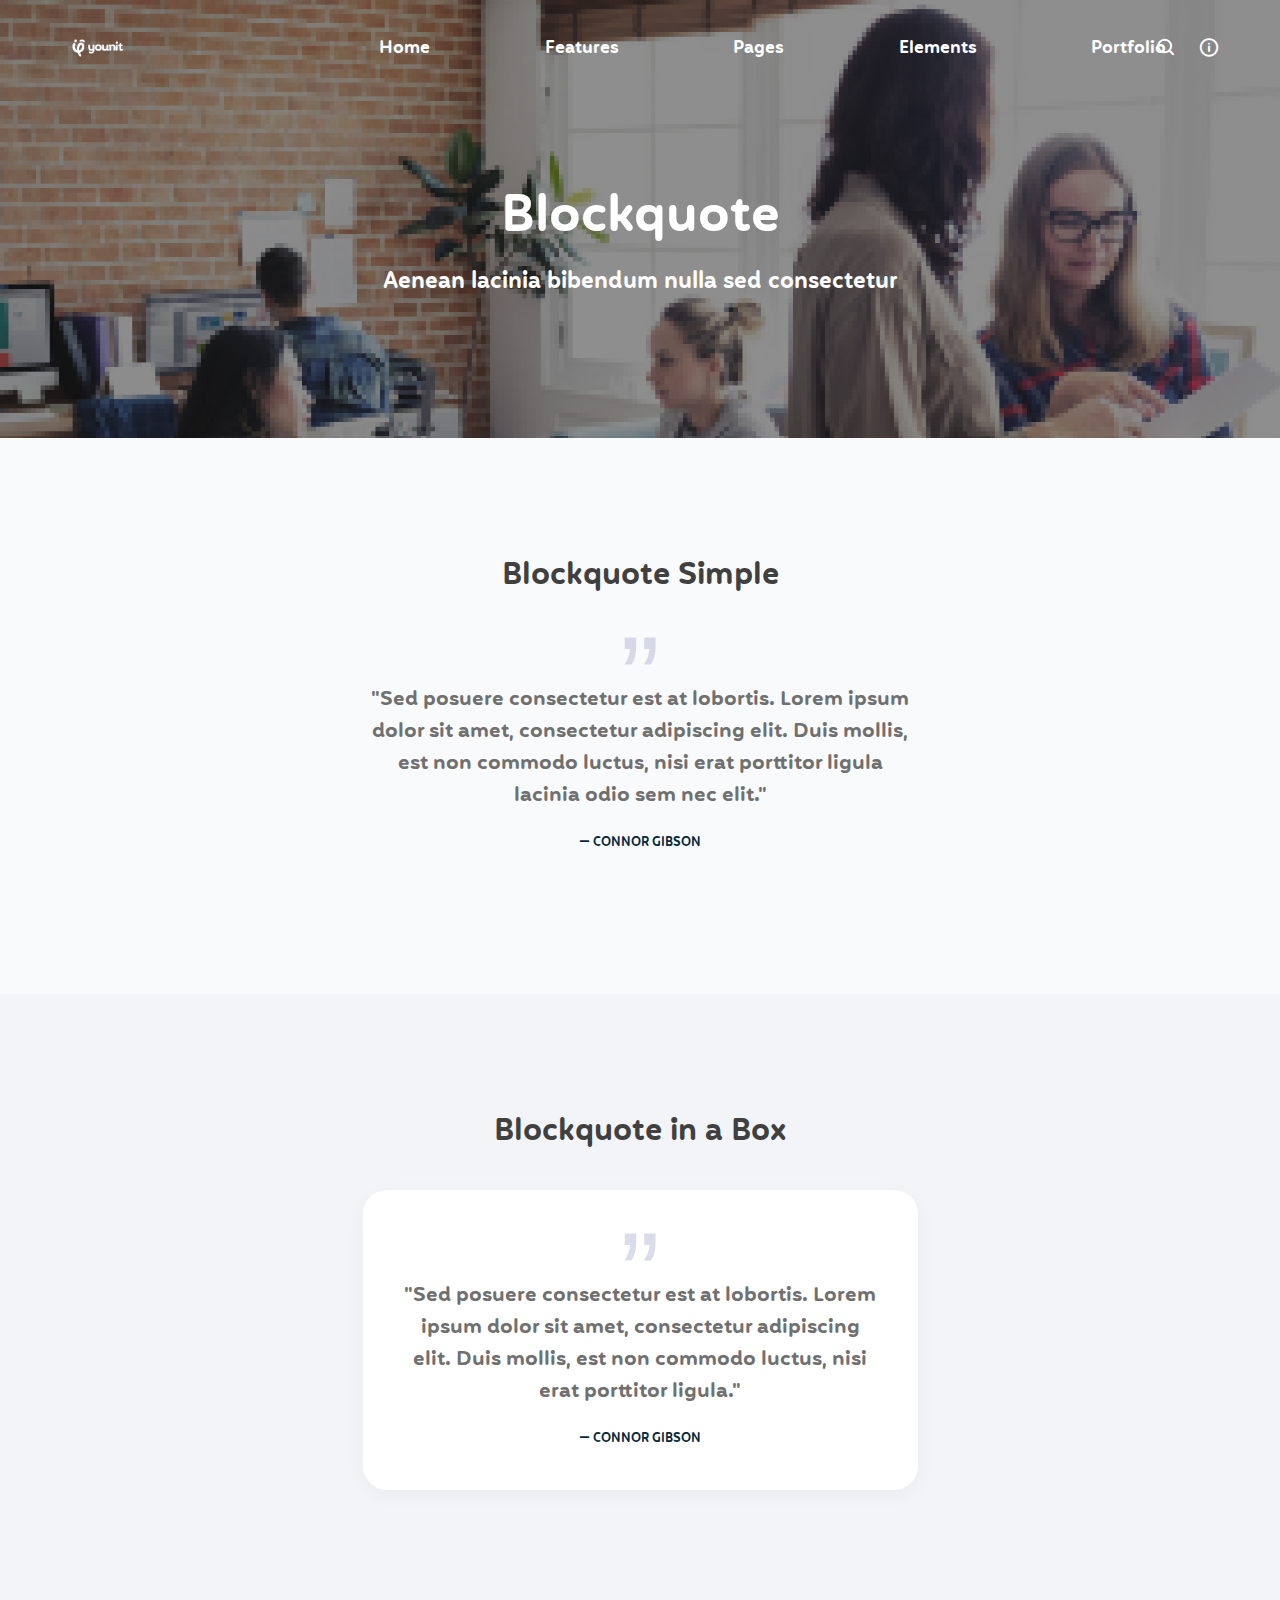
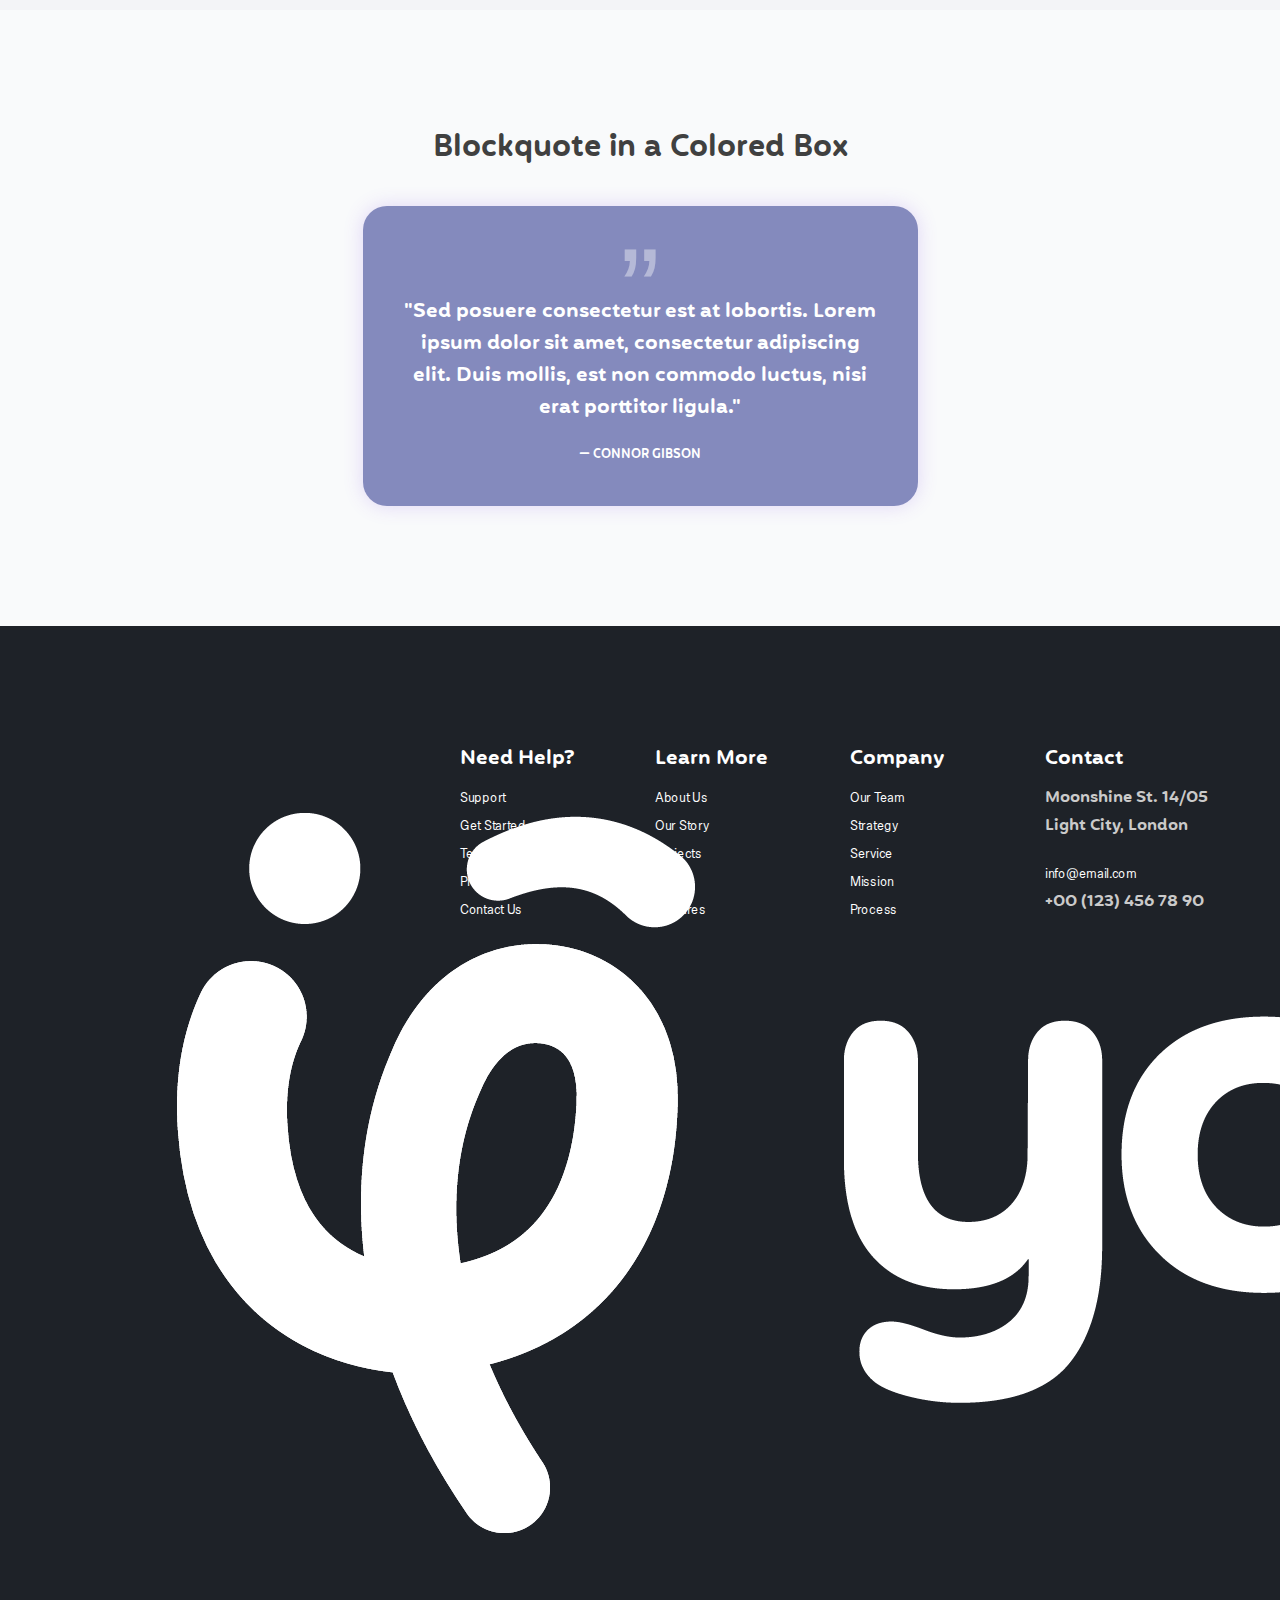
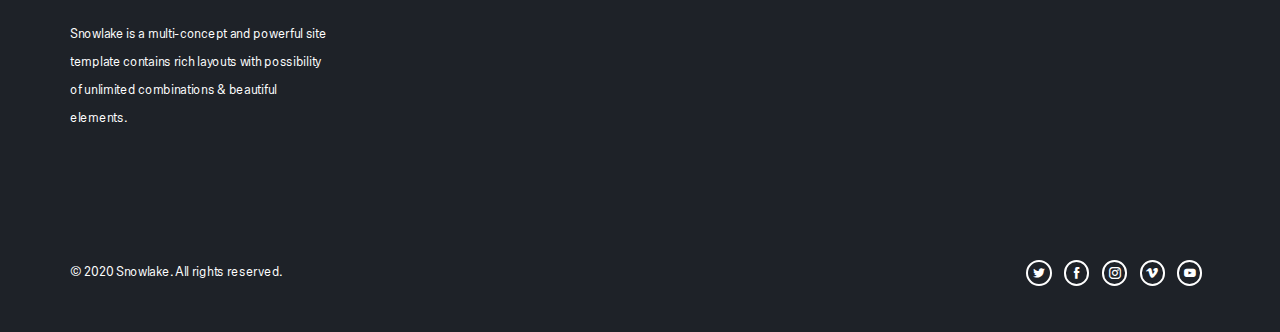
<file: blockquote.html>
<!DOCTYPE html>
<html lang="en">
<head>
  <meta charset="utf-8">
  <meta name="viewport" content="width=device-width, initial-scale=1.0">
  <link rel="shortcut icon" href="style/images/favicon.png">
  <title>Snowlake</title>
  <link rel="stylesheet" type="text/css" href="style/css/bootstrap.min.css">
  <link rel="stylesheet" type="text/css" href="style/css/plugins.css">
  <link rel="stylesheet" type="text/css" href="style/revolution/css/settings.css">
  <link rel="stylesheet" type="text/css" href="style/revolution/css/layers.css">
  <link rel="stylesheet" type="text/css" href="style/revolution/css/navigation.css">
  <link rel="stylesheet" type="text/css" href="style/type/type.css">
  <link rel="stylesheet" type="text/css" href="style.css">
  <link rel="stylesheet" type="text/css" href="style/css/color/purple.css">
</head>
<body>
  <div class="content-wrapper">
    <nav class="navbar absolute transparent inverse-text navbar-hover-opacity navbar-expand-lg">
      <div class="container">
        <div class="navbar-brand"><a href="index.html"><img src="#" srcset="style/images/logo.png 1x, style/images/logo@2x.png 2x" class="logo-dark" alt="" /><img src="#" srcset="style/images/logo-light.png 1x, style/images/logo-light@2x.png 2x" class="logo-light" alt="" /></a></div>
        <div class="navbar-other ml-auto order-lg-3">
          <ul class="navbar-nav flex-row align-items-center" data-sm-skip="true">
            <li class="nav-item">
              <div class="navbar-hamburger d-lg-none d-xl-none ml-auto"><button class="hamburger animate plain" data-toggle="offcanvas-nav"><span></span></button></div>
            </li>
            <li class="dropdown search-dropdown position-static nav-item">
              <a href="#" role="button" class="collapse-toggle" data-toggle="collapse" data-target=".search-dropdown-menu" aria-haspopup="true" aria-expanded="false"><i class="jam jam-search"></i></a>
              <div class="dropdown-menu search-dropdown-menu w-100 collapse">
                <div class="form-wrapper">
                  <form class="inverse-text">
                    <input type="text" class="form-control" placeholder="Search something">
                  </form>
                  <!-- /.search-form -->
                  <i class="dropdown-close jam jam-close"></i>
                </div>
                <!-- /.form-wrapper -->
              </div>
            </li>
            <li class="nav-item"><button class="plain" data-toggle="offcanvas-info"><i class="jam jam-info"></i></button></li>
          </ul>
          <!-- /.navbar-nav -->
        </div>
        <!-- /.navbar-other -->
        <div class="navbar-collapse offcanvas-nav">
          <div class="offcanvas-header d-lg-none d-xl-none">
            <a href="index.html"><img src="#" srcset="style/images/logo-light.png 1x, style/images/logo-light@2x.png 2x" alt="" /></a>
            <button class="plain offcanvas-close offcanvas-nav-close"><i class="jam jam-close"></i></button>
          </div>
          <ul class="navbar-nav ml-auto">
            <li class="nav-item"><a class="nav-link" href="index.html">Home</a>
              <ul class="dropdown-menu mega-menu boxed list-view text-left">
                <li class="mega-menu-content">
                  <div class="row">
                    <div class="col-lg-3">
                      <ul class="list-unstyled">
                        <li><a class="dropdown-item" href="index.html">Digital Startup</a></li>
                        <li><a class="dropdown-item" href="index2.html">Saas Landing</a></li>
                        <li><a class="dropdown-item" href="index3.html">SEO Agency</a></li>
                        <li><a class="dropdown-item" href="index4.html">Modern Business</a></li>
                        <li><a class="dropdown-item" href="index5.html">Design Agency</a></li>
                        <li><a class="dropdown-item" href="index6.html">App Presentation</a></li>
                        <li><a class="dropdown-item" href="index7.html">Creative Landing</a></li>
                      </ul>
                    </div>
                    <!--/column -->
                    <div class="col-lg-3">
                      <ul class="list-unstyled">
                        <li><a class="dropdown-item" href="index8.html">Marketing Startup</a></li>
                        <li><a class="dropdown-item" href="index9.html">Digital Agency</a></li>
                        <li><a class="dropdown-item" href="index10.html">Creative Business</a></li>
                        <li><a class="dropdown-item" href="index11.html">Software Landing</a></li>
                        <li><a class="dropdown-item" href="index12.html">App Landing</a></li>
                        <li><a class="dropdown-item" href="index13.html">Creative Agency</a></li>
                        <li><a class="dropdown-item" href="index14.html">Wedding Photography</a></li>
                      </ul>
                    </div>
                    <!--/column -->
                    <div class="col-lg-3">
                      <ul class="list-unstyled">
                        <li><a class="dropdown-item" href="index15.html">Food Photography</a></li>
                        <li><a class="dropdown-item" href="index16.html">Creative Onepage</a></li>
                        <li><a class="dropdown-item" href="index17.html">Marketing Company</a></li>
                        <li><a class="dropdown-item" href="index18.html">Startup Business</a></li>
                        <li><a class="dropdown-item" href="index19.html">Creative Resume</a></li>
                        <li><a class="dropdown-item" href="index20.html">Digital Studio</a></li>
                        <li><a class="dropdown-item" href="index21.html">Travel Blog</a></li>
                      </ul>
                    </div>
                    <!--/column -->
                    <div class="col-lg-3">
                      <ul class="list-unstyled">
                        <li><a class="dropdown-item" href="index22.html">Minimal Shop</a></li>
                        <li><a class="dropdown-item" href="index23.html">Minimal Portfolio</a></li>
                        <li><a class="dropdown-item" href="index24.html">Coming Soon</a></li>
                        <li><a class="dropdown-item" href="index25.html">Personal Creative</a></li>
                        <li><a class="dropdown-item" href="index26.html">Minimal Photography</a></li>
                        <li><a class="dropdown-item" href="index27.html">Maintenance</a></li>
                      </ul>
                    </div>
                    <!--/column -->
                  </div>
                  <!--/.row -->
                </li>
                <!--/.mega-menu-content-->
              </ul>
              <!--/.dropdown-menu -->
            </li>
            <li class="nav-item dropdown"><a class="nav-link dropdown-toggle" href="#!">Features</a>
              <ul class="dropdown-menu">
                <li class="dropdown"><a class="dropdown-item dropdown-toggle" href="#">Header</a>
                  <ul class="dropdown-menu">
                    <li class="nav-item"><a class="dropdown-item" href="header.html">Classic Header</a></li>
                    <li class="nav-item"><a class="dropdown-item" href="header2.html">Classic Light Header</a></li>
                    <li class="nav-item"><a class="dropdown-item" href="header3.html">Classic Dark Header</a></li>
                    <li class="nav-item"><a class="dropdown-item" href="header4.html">Header with Topbar</a></li>
                    <li class="nav-item"><a class="dropdown-item" href="header5.html">Wide Header</a></li>
                    <li class="nav-item"><a class="dropdown-item" href="header6.html">Extended Header</a></li>
                    <li class="nav-item"><a class="dropdown-item" href="header7.html">Fancy Light Header</a></li>
                    <li class="nav-item"><a class="dropdown-item" href="header8.html">Fancy Dark Header</a></li>
                    <li class="nav-item"><a class="dropdown-item" href="header9.html">Centered Header</a></li>
                  </ul>
                </li>
                <li class="dropdown"><a class="dropdown-item dropdown-toggle" href="#">Footer</a>
                  <ul class="dropdown-menu">
                    <li class="nav-item"><a class="dropdown-item" href="footer.html">Footer with Details</a></li>
                    <li class="nav-item"><a class="dropdown-item" href="footer2.html">Centered Footer</a></li>
                    <li class="nav-item"><a class="dropdown-item" href="footer3.html">Simple Footer</a></li>
                    <li class="nav-item"><a class="dropdown-item" href="footer4.html">Footer with Widgets</a></li>
                    <li class="nav-item"><a class="dropdown-item" href="footer5.html">Minimalist Footer</a></li>
                    <li class="nav-item"><a class="dropdown-item" href="footer6.html">Footer with Overflow</a></li>
                    <li class="nav-item"><a class="dropdown-item" href="footer7.html">Footer with Background Image</a></li>
                  </ul>
                </li>
                <li class="dropdown"><a class="dropdown-item dropdown-toggle" href="#">Page Title</a>
                  <ul class="dropdown-menu">
                    <li class="nav-item"><a class="dropdown-item" href="page-title.html">Page Title with Image</a></li>
                    <li class="nav-item"><a class="dropdown-item" href="page-title2.html">Page Title with Breadcrumbs</a></li>
                    <li class="nav-item"><a class="dropdown-item" href="page-title3.html">Page Title with Light Wrapper</a></li>
                    <li class="nav-item"><a class="dropdown-item" href="page-title4.html">Page Title with Gray Wrapper</a></li>
                    <li class="nav-item"><a class="dropdown-item" href="page-title5.html">Page Title with Dark Wrapper</a></li>
                    <li class="nav-item"><a class="dropdown-item" href="page-title6.html">Page Title with Colored Wrapper</a></li>
                    <li class="nav-item"><a class="dropdown-item" href="page-title7.html">Page Title with Gradient Wrapper</a></li>
                    <li class="nav-item"><a class="dropdown-item" href="page-title8.html">Page Title with Video Wrapper</a></li>
                  </ul>
                </li>
                <li class="dropdown"><a class="dropdown-item dropdown-toggle" href="#">Modal Popup</a>
                  <ul class="dropdown-menu">
                    <li class="nav-item"><a class="dropdown-item" href="modal-popup1.html">Subscription</a></li>
                    <li class="nav-item"><a class="dropdown-item" href="modal-popup2.html">Subscription Alternative</a></li>
                    <li class="nav-item"><a class="dropdown-item" href="modal-popup3.html">Sign Up</a></li>
                    <li class="nav-item"><a class="dropdown-item" href="modal-popup4.html">Contact Form</a></li>
                    <li class="nav-item"><a class="dropdown-item" href="modal-popup5.html">Cookie</a></li>
                    <li class="nav-item"><a class="dropdown-item" href="modal-popup6.html">Sale</a></li>
                  </ul>
                </li>
                <li class="nav-item dropdown"><a class="dropdown-item dropdown-toggle" href="#">Fonts</a>
                  <ul class="dropdown-menu">
                    <li class="nav-item"><a class="dropdown-item" href="font1.html">Jost</a></li>
                    <li class="nav-item"><a class="dropdown-item" href="font2.html">Nunito</a></li>
                    <li class="nav-item"><a class="dropdown-item" href="font3.html">DM Sans + Zilla Slab</a></li>
                    <li class="nav-item"><a class="dropdown-item" href="font4.html">HK Grotesk</a></li>
                    <li class="nav-item"><a class="dropdown-item" href="font5.html">Abhaya Libre</a></li>
                  </ul>
                </li>
                <li class="nav-item dropdown"><a class="dropdown-item dropdown-toggle" href="#">Colors</a>
                  <ul class="dropdown-menu">
                    <li class="nav-item"><a class="dropdown-item" href="color1.html">Aqua</a></li>
                    <li class="nav-item"><a class="dropdown-item" href="color2.html">Blue</a></li>
                    <li class="nav-item"><a class="dropdown-item" href="color3.html">Brown</a></li>
                    <li class="nav-item"><a class="dropdown-item" href="color4.html">Cobalt</a></li>
                    <li class="nav-item"><a class="dropdown-item" href="color5.html">Green</a></li>
                    <li class="nav-item"><a class="dropdown-item" href="color6.html">Hibiscus</a></li>
                    <li class="nav-item"><a class="dropdown-item" href="color7.html">Leaf</a></li>
                    <li class="nav-item"><a class="dropdown-item" href="color8.html">Meander</a></li>
                    <li class="nav-item"><a class="dropdown-item" href="color9.html">Orange</a></li>
                    <li class="nav-item"><a class="dropdown-item" href="color10.html">Pink</a></li>
                    <li class="nav-item"><a class="dropdown-item" href="color11.html">Purple</a></li>
                    <li class="nav-item"><a class="dropdown-item" href="color12.html">Red</a></li>
                    <li class="nav-item"><a class="dropdown-item" href="color13.html">Rose</a></li>
                    <li class="nav-item"><a class="dropdown-item" href="color14.html">Sky</a></li>
                    <li class="nav-item"><a class="dropdown-item" href="color15.html">Teal</a></li>
                    <li class="nav-item"><a class="dropdown-item" href="color16.html">Violet</a></li>
                    <li class="nav-item"><a class="dropdown-item" href="color17.html">Yellow</a></li>
                  </ul>
                </li>
                <li class="dropdown"><a class="dropdown-item dropdown-toggle" href="#">Onepage</a>
                  <ul class="dropdown-menu">
                    <li class="nav-item"><a class="dropdown-item" href="index16.html">Demo I</a></li>
                    <li class="nav-item"><a class="dropdown-item" href="index19.html">Demo II</a></li>
                  </ul>
                </li>
                <li class="nav-item"><a class="dropdown-item" href="box-layout.html">Box Layout</a></li>
              </ul>
            </li>
            <li class="nav-item dropdown"><a class="nav-link dropdown-toggle" href="#!">Pages</a>
              <ul class="dropdown-menu">
                <li class="dropdown"><a class="dropdown-item dropdown-toggle" href="#">Services</a>
                  <ul class="dropdown-menu">
                    <li class="nav-item"><a class="dropdown-item" href="services.html">Services I</a></li>
                    <li class="nav-item"><a class="dropdown-item" href="services2.html">Services II</a></li>
                    <li class="nav-item"><a class="dropdown-item" href="services3.html">Services III</a></li>
                    <li class="nav-item"><a class="dropdown-item" href="services4.html">Services IV</a></li>
                    <li class="nav-item"><a class="dropdown-item" href="services5.html">Services V</a></li>
                  </ul>
                </li>
                <li class="dropdown"><a class="dropdown-item dropdown-toggle" href="#">About</a>
                  <ul class="dropdown-menu">
                    <li class="nav-item"><a class="dropdown-item" href="about.html">About I</a></li>
                    <li class="nav-item"><a class="dropdown-item" href="about2.html">About II</a></li>
                    <li class="nav-item"><a class="dropdown-item" href="about3.html">About III</a></li>
                    <li class="nav-item"><a class="dropdown-item" href="about4.html">About IV</a></li>
                  </ul>
                </li>
                <li class="dropdown"><a class="dropdown-item dropdown-toggle" href="#">Shop</a>
                  <ul class="dropdown-menu">
                    <li class="nav-item"><a class="dropdown-item" href="shop.html">Shop</a></li>
                    <li class="nav-item"><a class="dropdown-item" href="shop2.html">Shop with Sidebar</a></li>
                    <li class="nav-item"><a class="dropdown-item" href="shop3.html">Shop with Left Sidebar</a></li>
                    <li class="nav-item"><a class="dropdown-item" href="shop-product.html">Product Page</a></li>
                    <li class="nav-item"><a class="dropdown-item" href="shop-cart.html">Shopping Cart</a></li>
                    <li class="nav-item"><a class="dropdown-item" href="shop-checkout.html">Checkout</a></li>
                  </ul>
                </li>
                <li class="dropdown"><a class="dropdown-item dropdown-toggle" href="#">Contact</a>
                  <ul class="dropdown-menu">
                    <li class="nav-item"><a class="dropdown-item" href="contact.html">Contact I</a></li>
                    <li class="nav-item"><a class="dropdown-item" href="contact2.html">Contact II</a></li>
                    <li class="nav-item"><a class="dropdown-item" href="contact3.html">Contact III</a></li>
                    <li class="nav-item"><a class="dropdown-item" href="contact4.html">Contact IV</a></li>
                  </ul>
                </li>
                <li><a class="dropdown-item" href="faq.html">FAQ</a></li>
                <li><a class="dropdown-item" href="page-loading.html">Page Loading</a></li>
                <li><a class="dropdown-item" href="scroll-animation.html">Scroll Animation</a></li>
              </ul>
            </li>
            <li class="nav-item"><a class="nav-link" href="#!">Elements</a>
              <ul class="dropdown-menu mega-menu boxed list-view text-left">
                <li class="mega-menu-content">
                  <div class="row">
                    <div class="col-lg-3">
                      <ul class="list-unstyled">
                        <li><a href="accordion.html">Accordion</a></li>
                        <li><a href="alerts.html">Alerts</a></li>
                        <li><a href="animated-text.html">Animated Text</a></li>
                        <li><a href="blockquote.html">Blockquote</a></li>
                        <li><a href="buttons-badges.html">Buttons & Badges</a></li>
                        <li><a href="call-to-action.html">Call to Action</a></li>
                        <li><a href="carousel.html">Carousel</a></li>
                        <li><a href="clients.html">Clients</a></li>
                        <li><a href="countdown.html">Countdown</a></li>
                        <li><a href="counter.html">Counter</a></li>
                      </ul>
                    </div>
                    <!--/column -->
                    <div class="col-lg-3">
                      <ul class="list-unstyled">
                        <li><a href="dividers.html">Dividers</a></li>
                        <li><a href="dropcap.html">Dropcap</a></li>
                        <li><a href="forms.html">Forms</a></li>
                        <li><a href="icon-concept.html">Icons - Concept</a></li>
                        <li><a href="icon-jam.html">Icons - Jam</a></li>
                        <li><a href="icon-icofont.html">Icons - Icofont</a></li>
                        <li><a href="icon-lineal.html">Icons - Lineal</a></li>
                        <li><a href="icon-box.html">Icon Box</a></li>
                        <li><a href="image-hover.html">Image Hover</a></li>
                        <li><a href="image-mask.html">Image Mask</a></li>
                      </ul>
                    </div>
                    <!--/column -->
                    <div class="col-lg-3">
                      <ul class="list-unstyled">
                        <li><a href="lightbox.html">Lightbox</a></li>
                        <li><a href="lists.html">Lists</a></li>
                        <li><a href="player.html">Media Player</a></li>
                        <li><a href="modal.html">Modal</a></li>
                        <li><a href="pricing.html">Pricing Tables</a></li>
                        <li><a href="process.html">Process Steps</a></li>
                        <li><a href="progressbar.html">Progress Bar</a></li>
                        <li><a href="animations.html">Scroll Animations</a></li>
                        <li><a href="social-icons.html">Social Icons</a></li>
                        <li><a href="tables.html">Tables</a></li>
                      </ul>
                    </div>
                    <!--/column -->
                    <div class="col-lg-3">
                      <ul class="list-unstyled">
                        <li><a href="tabs.html">Tabs</a></li>
                        <li><a href="team.html">Team</a></li>
                        <li><a href="testimonials.html">Testimonials</a></li>
                        <li><a href="titles.html">Titles</a></li>
                        <li><a href="toggle.html">Toggle</a></li>
                        <li><a href="tooltip-popover.html">Tooltip & Popover</a></li>
                        <li><a href="typography.html">Typography</a></li>
                        <li><a href="video-popup.html">Video Popup</a></li>
                        <li><a href="waves.html">Waves</a></li>
                        <li><a href="wrappers.html">Wrappers</a></li>
                      </ul>
                    </div>
                    <!--/column -->
                  </div>
                  <!--/.row -->
                </li>
                <!--/.mega-menu-content-->
              </ul>
              <!--/.dropdown-menu -->
            </li>
            <li class="nav-item dropdown"><a class="nav-link dropdown-toggle" href="#!">Portfolio</a>
              <ul class="dropdown-menu">
                <li><a class="dropdown-item" href="portfolio.html">Grid Portfolio</a></li>
                <li><a class="dropdown-item" href="portfolio2.html">Grid Portfolio with Details</a></li>
                <li><a class="dropdown-item" href="portfolio3.html">Masonry Portfolio</a></li>
                <li><a class="dropdown-item" href="portfolio4.html">Masonry Portfolio with Details</a></li>
                <li><a class="dropdown-item" href="portfolio5.html">Mosaic Portfolio</a></li>
                <li><a class="dropdown-item" href="portfolio6.html">Fullscreen Grid Portfolio</a></li>
                <li><a class="dropdown-item" href="portfolio7.html">Portfolio with Item Details</a></li>
                <li><a class="dropdown-item" href="portfolio8.html">Box Portfolio with Item Details</a></li>
                <li class="dropdown"><a class="dropdown-item dropdown-toggle" href="#">Portfolio Posts</a>
                  <ul class="dropdown-menu">
                    <li class="nav-item"><a class="dropdown-item" href="portfolio-post.html">Post with Multiple Images</a></li>
                    <li class="nav-item"><a class="dropdown-item" href="portfolio-post2.html">Post with Slider</a></li>
                    <li class="nav-item"><a class="dropdown-item" href="portfolio-post3.html">Post with Masonry Gallery</a></li>
                    <li class="nav-item"><a class="dropdown-item" href="portfolio-post4.html">Post with Carousel</a></li>
                    <li class="nav-item"><a class="dropdown-item" href="portfolio-post5.html">Post with Columns</a></li>
                    <li class="nav-item"><a class="dropdown-item" href="portfolio-post6.html">Post with Video</a></li>
                  </ul>
                </li>
              </ul>
            </li>
            <li class="nav-item dropdown"><a class="nav-link dropdown-toggle" href="#!">Blog</a>
              <ul class="dropdown-menu">
                <li><a class="dropdown-item" href="blog.html">Grid View</a></li>
                <li><a class="dropdown-item" href="blog2.html">Grid View with Sidebar</a></li>
                <li><a class="dropdown-item" href="blog3.html">Box Grid View</a></li>
                <li><a class="dropdown-item" href="blog4.html">Box Grid View with Sidebar</a></li>
                <li><a class="dropdown-item" href="blog5.html">Classic View</a></li>
                <li><a class="dropdown-item" href="blog6.html">Classic View with Sidebar</a></li>
                <li><a class="dropdown-item" href="blog7.html">Box Classic View</a></li>
                <li><a class="dropdown-item" href="blog8.html">Box Classic View with Sidebar</a></li>
                <li class="dropdown"><a class="dropdown-item dropdown-toggle" href="#">Blog Posts</a>
                  <ul class="dropdown-menu">
                    <li class="nav-item"><a class="dropdown-item" href="blog-post.html">Post No Sidebar</a></li>
                    <li class="nav-item"><a class="dropdown-item" href="blog-post2.html">Post with Sidebar</a></li>
                    <li class="nav-item"><a class="dropdown-item" href="blog-post3.html">Box Post No Sidebar </a></li>
                    <li class="nav-item"><a class="dropdown-item" href="blog-post4.html">Box Post with Sidebar </a></li>
                  </ul>
                </li>
              </ul>
            </li>
          </ul>
          <!-- /.navbar-nav -->
        </div>
        <!-- /.navbar-collapse -->
      </div>
      <!-- /.container -->
    </nav>
    <!-- /.navbar -->
    <div class="offcanvas-info inverse-text">
      <button class="plain offcanvas-close offcanvas-info-close"><i class="jam jam-close"></i></button>
      <a href="index.html"><img src="#" srcset="style/images/logo-light.png 1x, style/images/logo-light@2x.png 2x" alt="" /></a>
      <div class="space30"></div>
      <p>Snowlake is a multi-concept and powerful site template contains rich layouts with possibility of unlimited combinations & beautiful elements.</p>
      <div class="space20"></div>
      <div class="widget">
        <h5 class="widget-title">Contact Info</h5>
        <address> Moonshine St. 14/05 <br /> Light City, London <div class="space20"></div>
          <a href="mailto:first.last@email.com" class="nocolor">info@email.com</a><br /> +00 (123) 456 78 90 </address>
      </div>
      <!-- /.widget -->
      <div class="widget">
        <h3 class="widget-title">Learn More</h3>
        <ul class="list-unstyled">
          <li><a href="#" class="nocolor">Our Story</a></li>
          <li><a href="#" class="nocolor">Terms of Use</a></li>
          <li><a href="#" class="nocolor">Privacy Policy</a></li>
          <li><a href="#" class="nocolor">Contact Us</a></li>
        </ul>
      </div>
      <!-- /.widget -->
      <div class="widget">
        <h3 class="widget-title">Follow Us</h3>
        <ul class="social social-mute social-s ml-auto">
          <li><a href="#"><i class="jam jam-twitter"></i></a></li>
          <li><a href="#"><i class="jam jam-facebook"></i></a></li>
          <li><a href="#"><i class="jam jam-instagram"></i></a></li>
          <li><a href="#"><i class="jam jam-vimeo"></i></a></li>
          <li><a href="#"><i class="jam jam-youtube"></i></a></li>
        </ul>
      </div>
      <!-- /.widget -->
    </div>
    <!-- /.offcanvas-info -->
    <div class="wrapper image-wrapper bg-image page-title-wrapper inverse-text" data-image-src="style/images/art/bg1.jpg">
      <div class="container inner text-center">
        <div class="space90"></div>
        <h1 class="page-title">Blockquote</h1>
        <p class="lead">Aenean lacinia bibendum nulla sed consectetur</p>
      </div>
      <!-- /.container -->
    </div>
    <!-- /.wrapper -->
    <div class="wrapper light-wrapper">
      <div class="container inner">
        <div class="row">
          <div class="col-md-8 offset-md-2 col-lg-6 offset-lg-3">
            <h2 class="section-title mb-40 text-center">Blockquote Simple</h2>
            <blockquote class="icon">
              <p>"Sed posuere consectetur est at lobortis. Lorem ipsum dolor sit amet, consectetur adipiscing elit. Duis mollis, est non commodo luctus, nisi erat porttitor ligula lacinia odio sem nec elit."</p>
              <footer class="blockquote-footer">Connor Gibson</footer>
            </blockquote>
          </div>
          <!-- /column -->
        </div>
        <!-- /.row -->
      </div>
      <!-- /.container -->
    </div>
    <!-- /.wrapper -->
    <div class="wrapper gray-wrapper">
      <div class="container inner">
        <div class="row">
          <div class="col-md-8 offset-md-2 col-lg-6 offset-lg-3">
            <h2 class="section-title mb-40 text-center">Blockquote in a Box</h2>
            <div class="box bg-white shadow">
              <blockquote class="icon">
                <p>"Sed posuere consectetur est at lobortis. Lorem ipsum dolor sit amet, consectetur adipiscing elit. Duis mollis, est non commodo luctus, nisi erat porttitor ligula."</p>
                <footer class="blockquote-footer">Connor Gibson</footer>
              </blockquote>
            </div>
            <!-- /.box -->
          </div>
          <!-- /column -->
        </div>
        <!-- /.row -->
      </div>
      <!-- /.container -->
    </div>
    <!-- /.wrapper -->
    <div class="wrapper light-wrapper">
      <div class="container inner">
        <div class="row">
          <div class="col-md-8 offset-md-2 col-lg-6 offset-lg-3">
            <h2 class="section-title mb-40 text-center">Blockquote in a Colored Box</h2>
            <div class="box bg-default inverse-text">
              <blockquote class="icon">
                <p>"Sed posuere consectetur est at lobortis. Lorem ipsum dolor sit amet, consectetur adipiscing elit. Duis mollis, est non commodo luctus, nisi erat porttitor ligula."</p>
                <footer class="blockquote-footer">Connor Gibson</footer>
              </blockquote>
            </div>
            <!-- /.box -->
          </div>
          <!-- /column -->
        </div>
        <!-- /.row -->
      </div>
      <!-- /.container -->
    </div>
    <!-- /.wrapper -->
    <footer class="dark-wrapper inverse-text">
      <div class="container inner">
        <div class="row">
          <div class="col-md-12 col-lg-3 text-center text-lg-left">
            <div class="widget"> <img src="#" srcset="style/images/logo-light.png 1x, style/images/logo-light@2x.png 2x" alt="" />
              <div class="space20"></div>
              <p>Snowlake is a multi-concept and powerful site template contains rich layouts with possibility of unlimited combinations & beautiful elements.</p>
            </div>
            <!-- /.widget -->
          </div>
          <!-- /column -->
          <div class="space30 d-lg-none d-xl-none"></div>
          <div class="col-6 col-md-3 col-lg-2 offset-lg-1">
            <div class="widget">
              <h5 class="widget-title">Need Help?</h5>
              <ul class="list-unstyled mb-0">
                <li><a href="#">Support</a></li>
                <li><a href="#">Get Started</a></li>
                <li><a href="#">Terms of Use</a></li>
                <li><a href="#">Privacy Policy</a></li>
                <li><a href="#">Contact Us</a></li>
              </ul>
            </div>
            <!-- /.widget -->
          </div>
          <!-- /column -->
          <div class="col-6 col-md-3 col-lg-2">
            <div class="widget">
              <h5 class="widget-title">Learn More</h5>
              <ul class="list-unstyled mb-0">
                <li><a href="#">About Us</a></li>
                <li><a href="#">Our Story</a></li>
                <li><a href="#">Projects</a></li>
                <li><a href="#">Pricing</a></li>
                <li><a href="#">Features</a></li>
              </ul>
            </div>
            <!-- /.widget -->
          </div>
          <!-- /column -->
          <div class="col-6 col-md-3 col-lg-2">
            <div class="widget">
              <h5 class="widget-title">Company</h5>
              <ul class="list-unstyled mb-0">
                <li><a href="#">Our Team</a></li>
                <li><a href="#">Strategy</a></li>
                <li><a href="#">Service</a></li>
                <li><a href="#">Mission</a></li>
                <li><a href="#">Process</a></li>
              </ul>
            </div>
            <!-- /.widget -->
          </div>
          <!-- /column -->
          <div class="col-6 col-md-3 col-lg-2">
            <div class="widget">
              <h5 class="widget-title">Contact</h5>
              <address> Moonshine St. 14/05 Light City, London </address>
              <a href="mailto:first.last@email.com">info@email.com</a><br /> +00 (123) 456 78 90
            </div>
            <!-- /.widget -->
          </div>
          <!-- /column -->
        </div>
        <!-- /.row -->
      </div>
      <!-- /.container -->
      <div class="container inner pt-0 pb-40 d-flex align-items-center">
        <p class="mb-0 mr-auto">© 2020 Snowlake. All rights reserved.</p>
        <ul class="social social-mute social-s ml-auto">
          <li><a href="#"><i class="jam jam-twitter"></i></a></li>
          <li><a href="#"><i class="jam jam-facebook"></i></a></li>
          <li><a href="#"><i class="jam jam-instagram"></i></a></li>
          <li><a href="#"><i class="jam jam-vimeo"></i></a></li>
          <li><a href="#"><i class="jam jam-youtube"></i></a></li>
        </ul>
      </div>
    </footer>
  </div>
  <!-- /.content-wrapper -->
  <script src="style/js/jquery.min.js"></script>
  <script src="style/js/popper.min.js"></script>
  <script src="style/js/bootstrap.min.js"></script>
  <script src="style/revolution/js/jquery.themepunch.tools.min.js"></script>
  <script src="style/revolution/js/jquery.themepunch.revolution.min.js"></script>
  <script src="style/revolution/js/extensions/revolution.extension.actions.min.js"></script>
  <script src="style/revolution/js/extensions/revolution.extension.carousel.min.js"></script>
  <script src="style/revolution/js/extensions/revolution.extension.kenburn.min.js"></script>
  <script src="style/revolution/js/extensions/revolution.extension.layeranimation.min.js"></script>
  <script src="style/revolution/js/extensions/revolution.extension.migration.min.js"></script>
  <script src="style/revolution/js/extensions/revolution.extension.navigation.min.js"></script>
  <script src="style/revolution/js/extensions/revolution.extension.parallax.min.js"></script>
  <script src="style/revolution/js/extensions/revolution.extension.slideanims.min.js"></script>
  <script src="style/revolution/js/extensions/revolution.extension.video.min.js"></script>
  <script src="style/js/plugins.js"></script>
  <script src="style/js/scripts.js"></script>
</body>
</html>
</file>
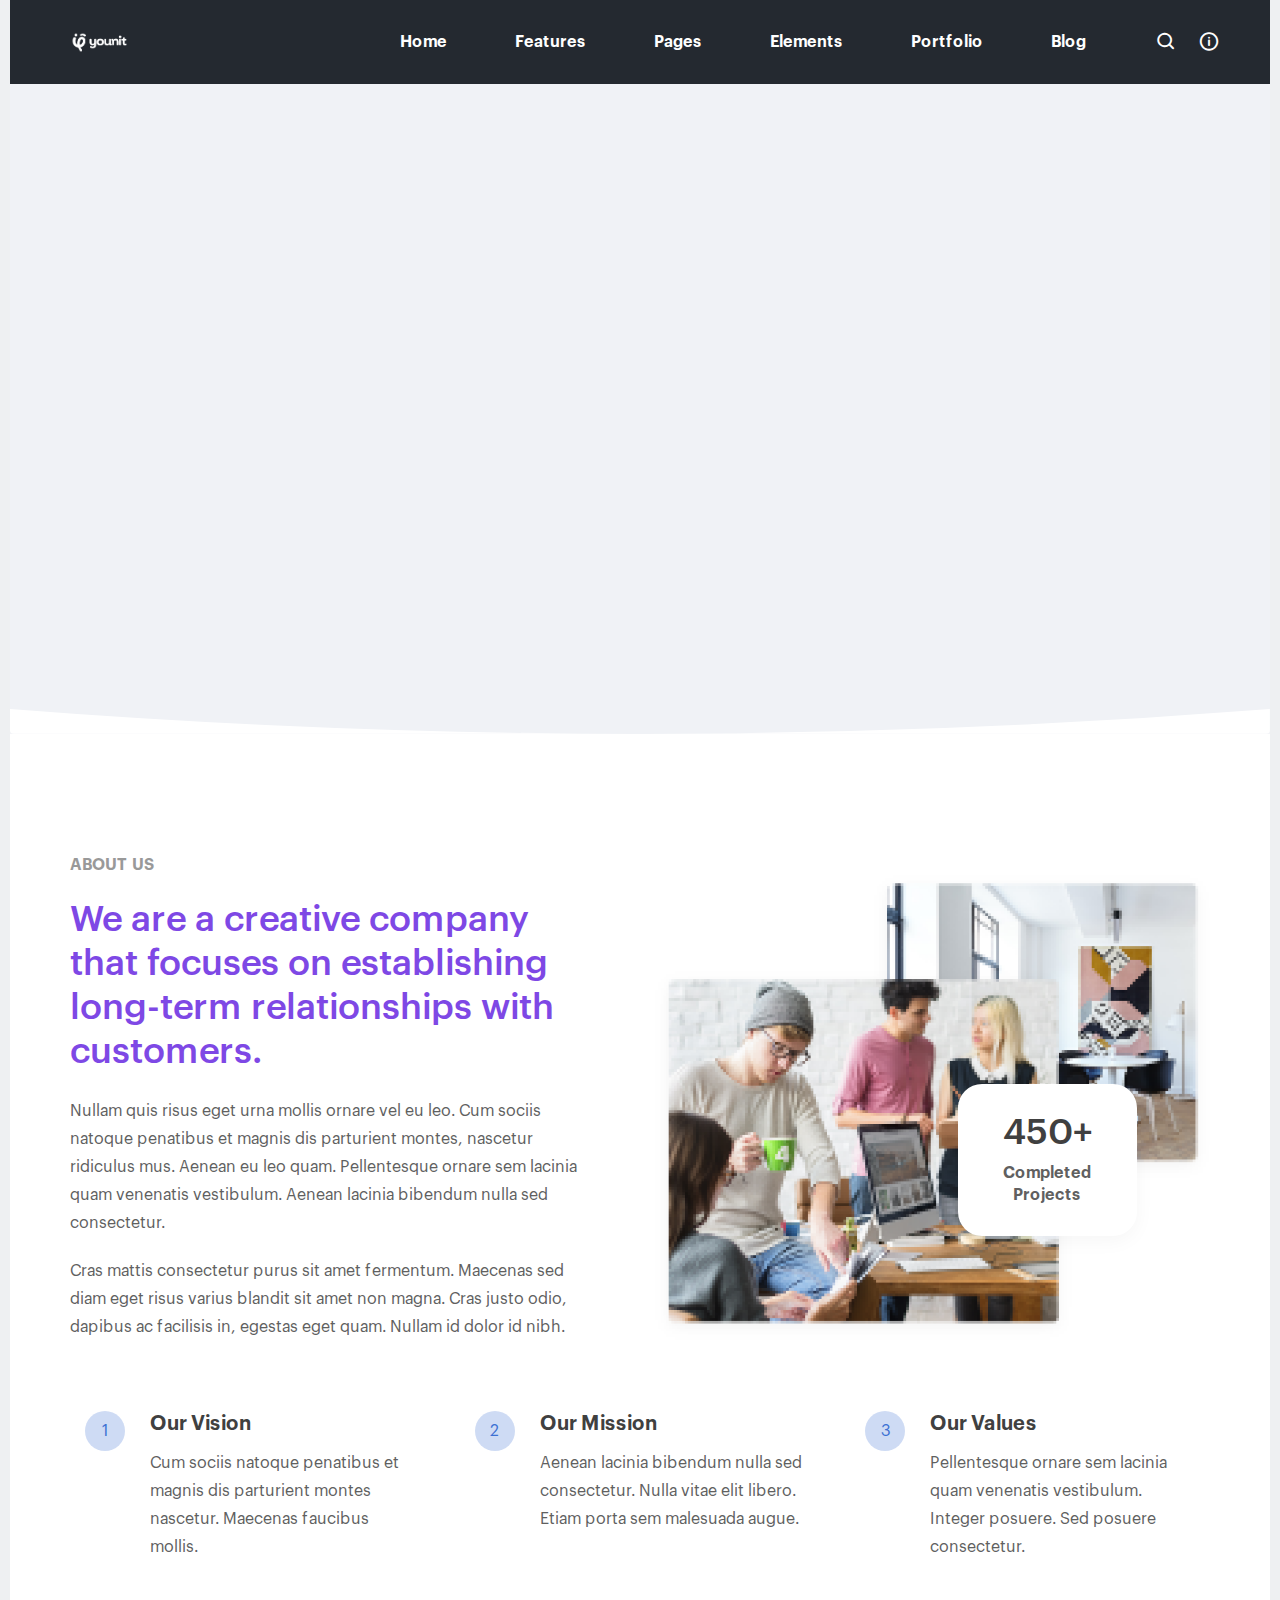
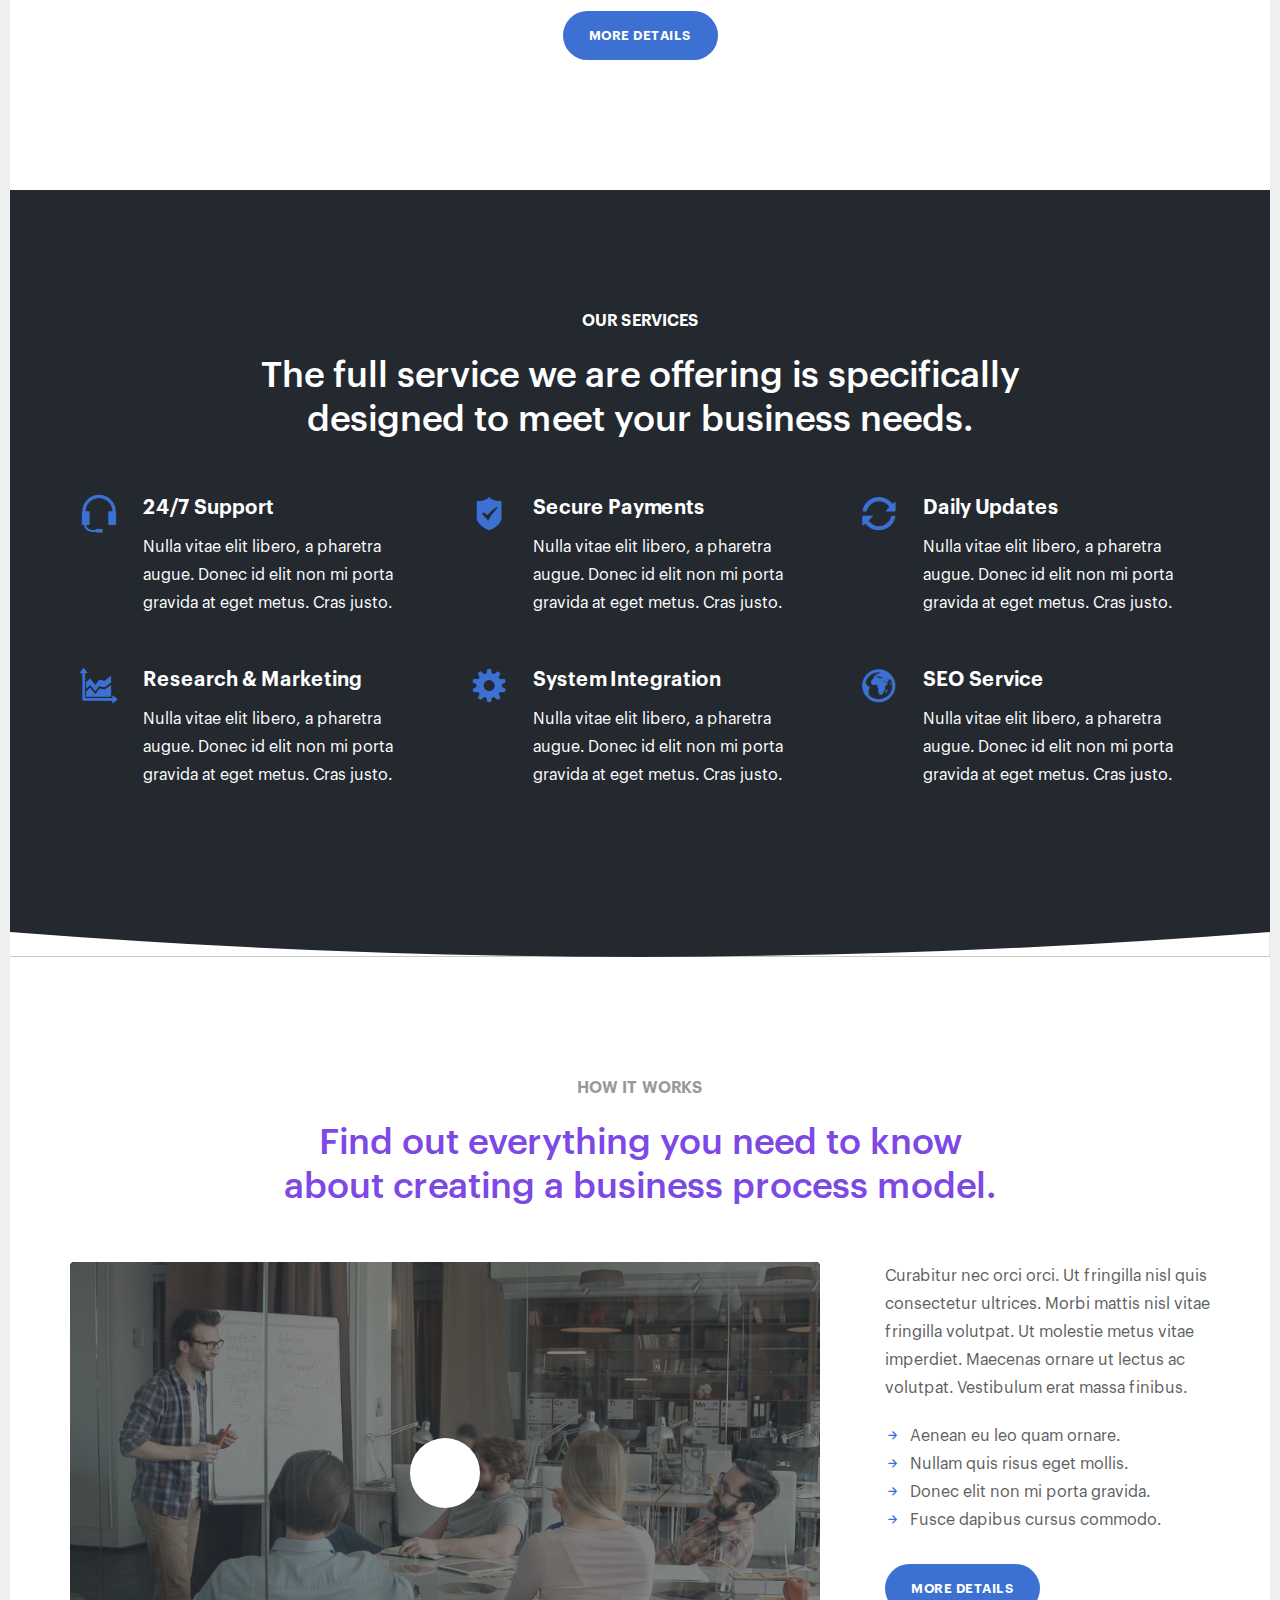
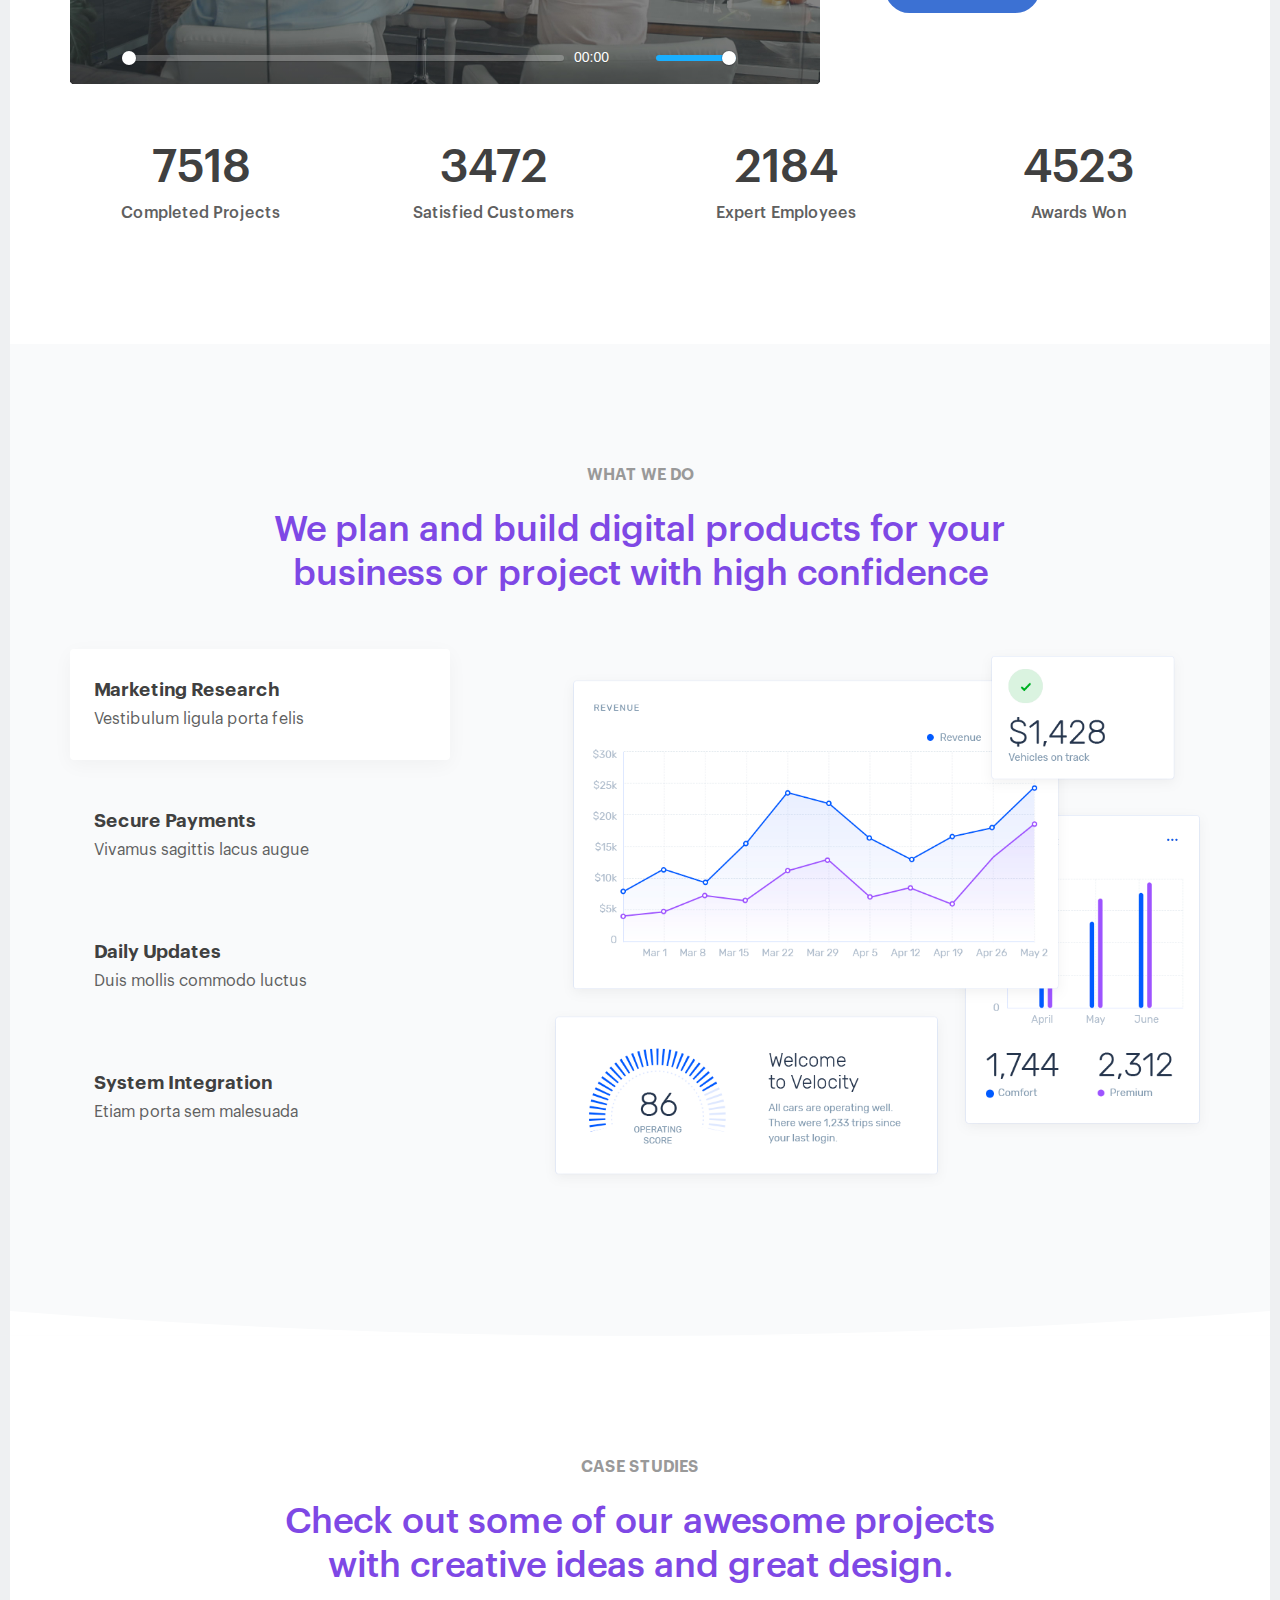
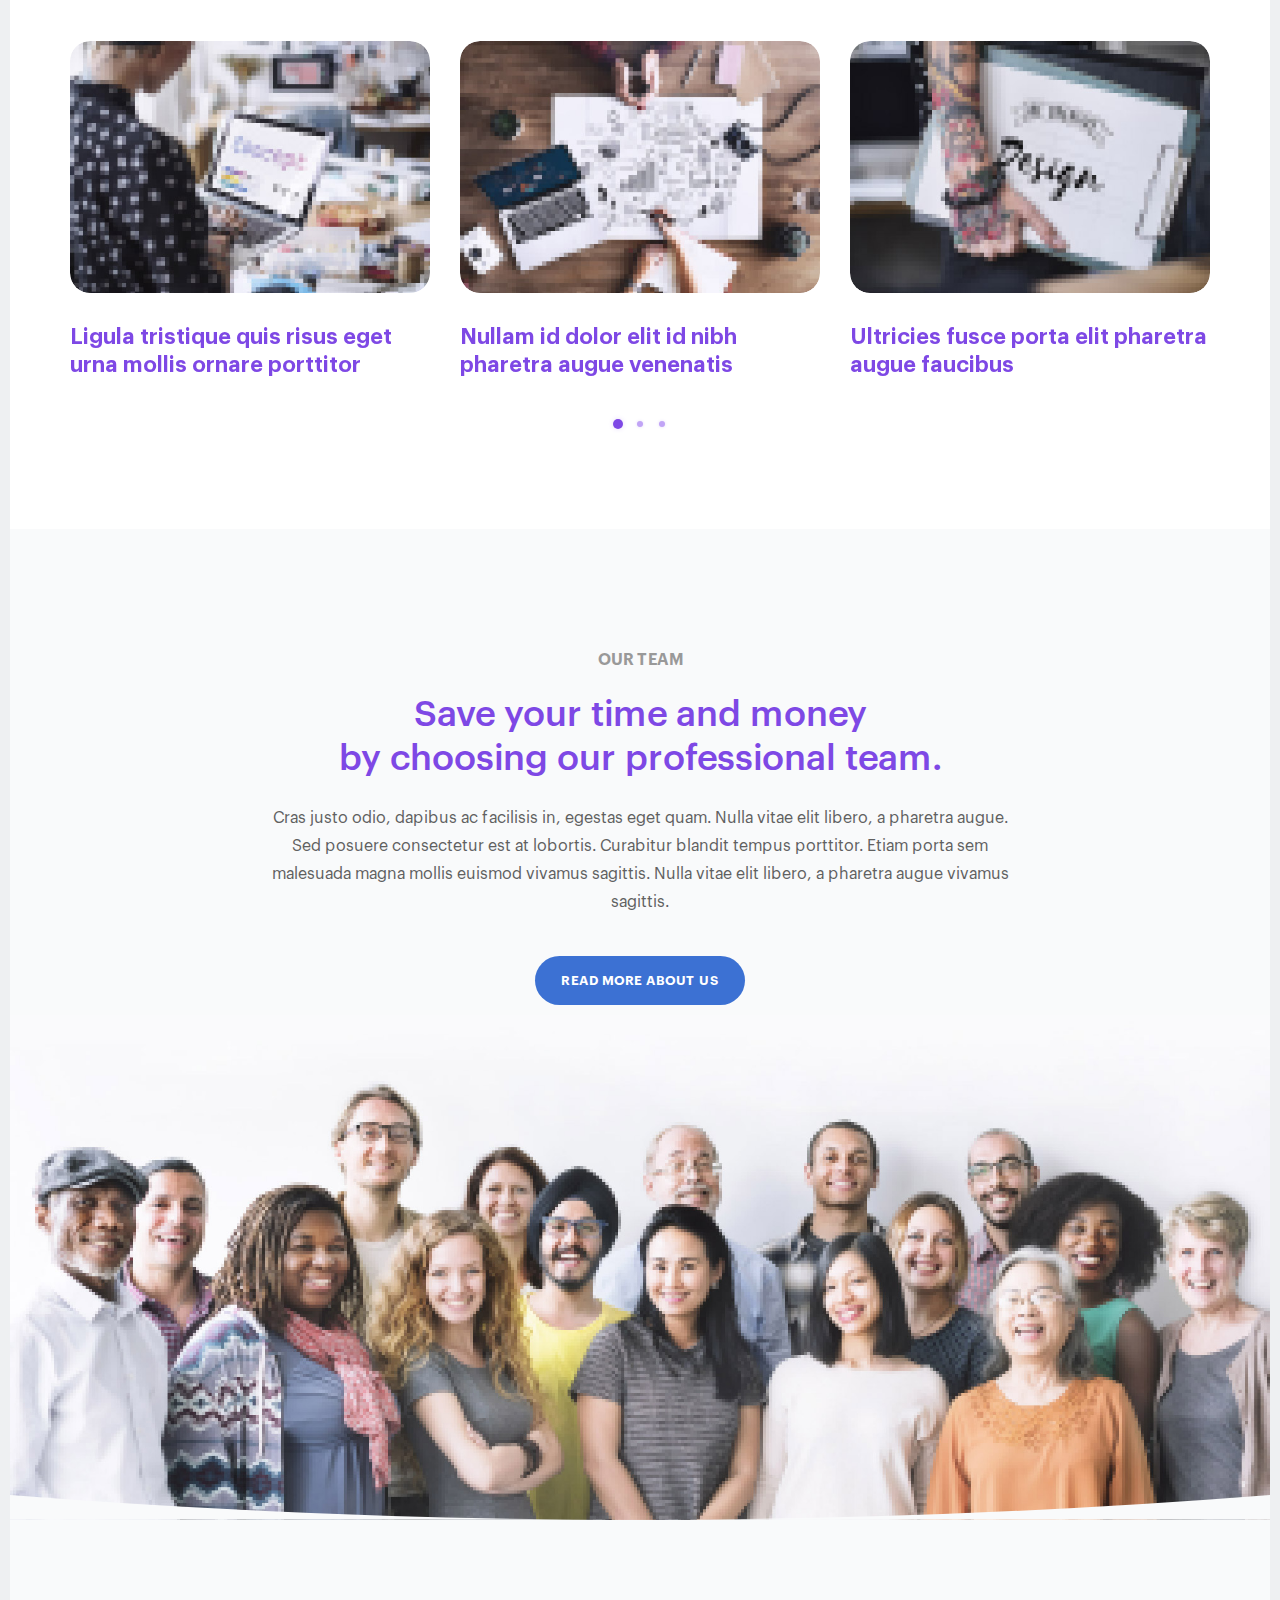
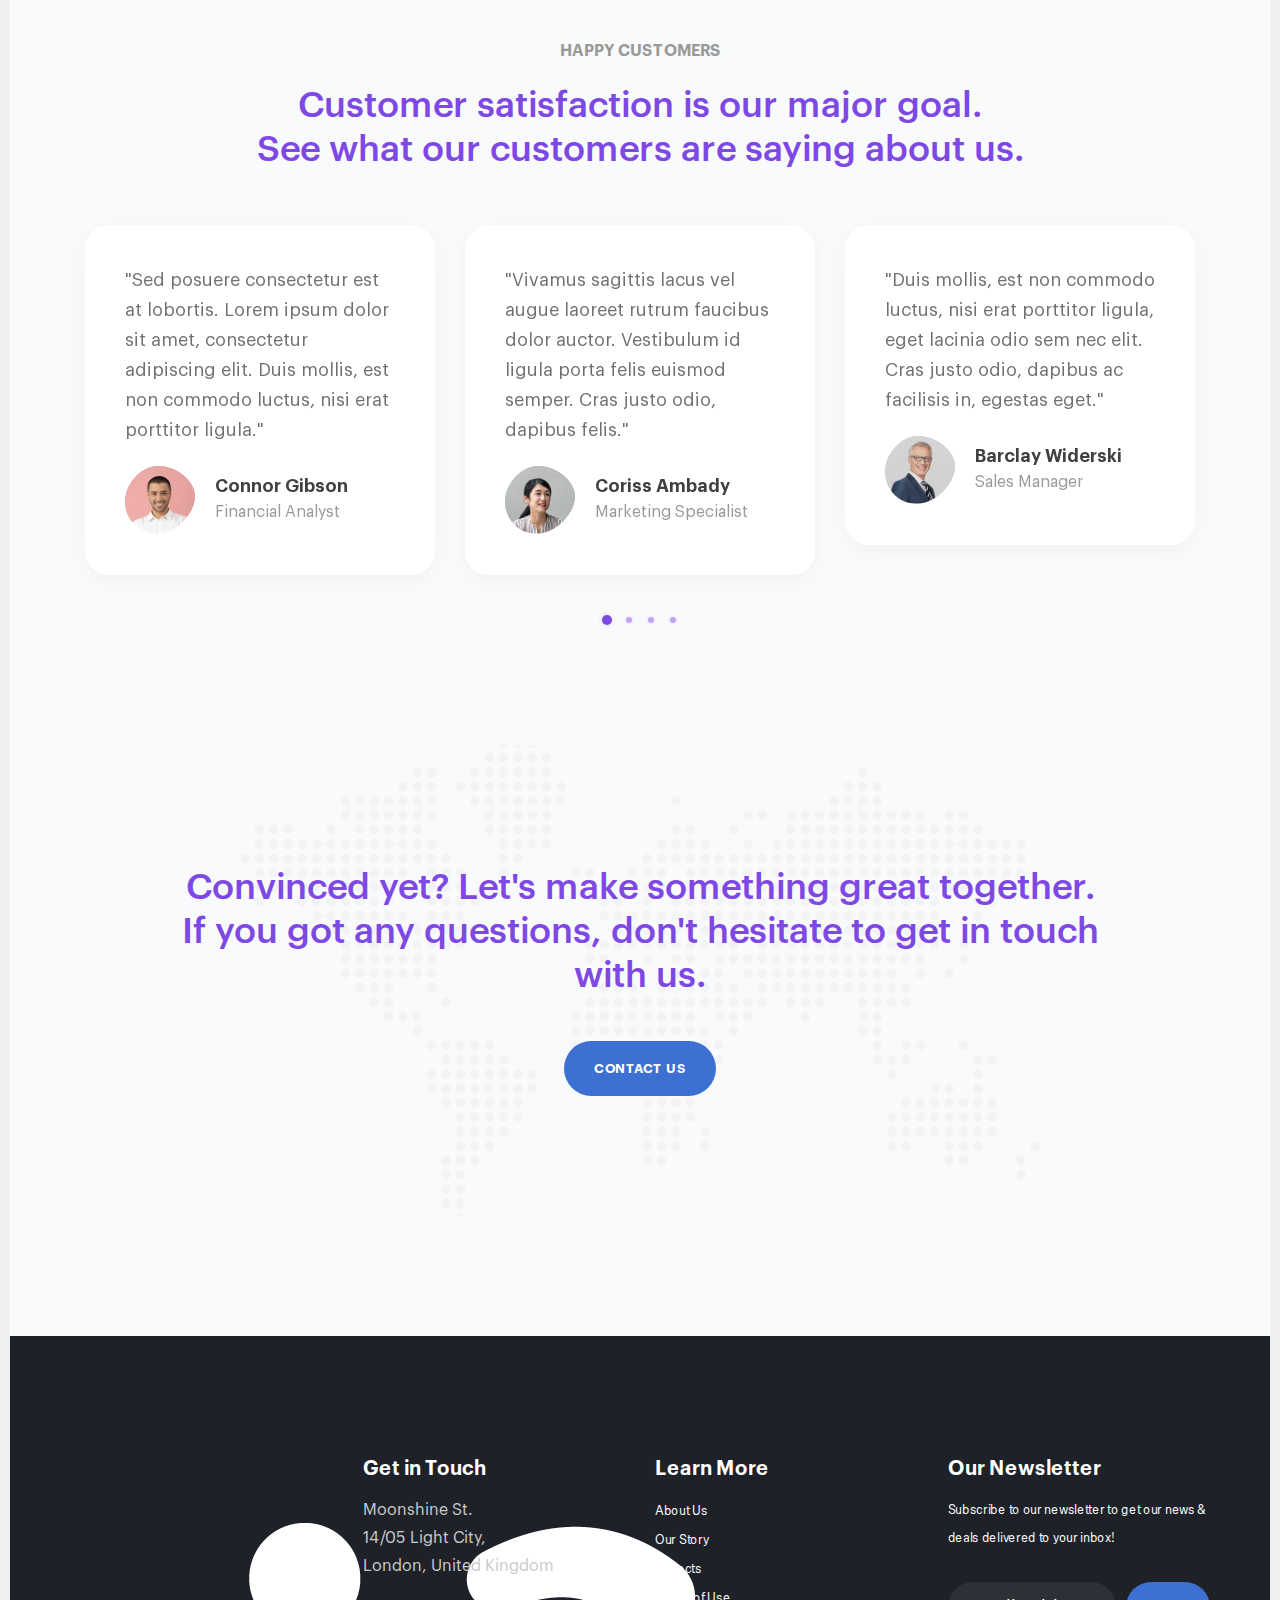
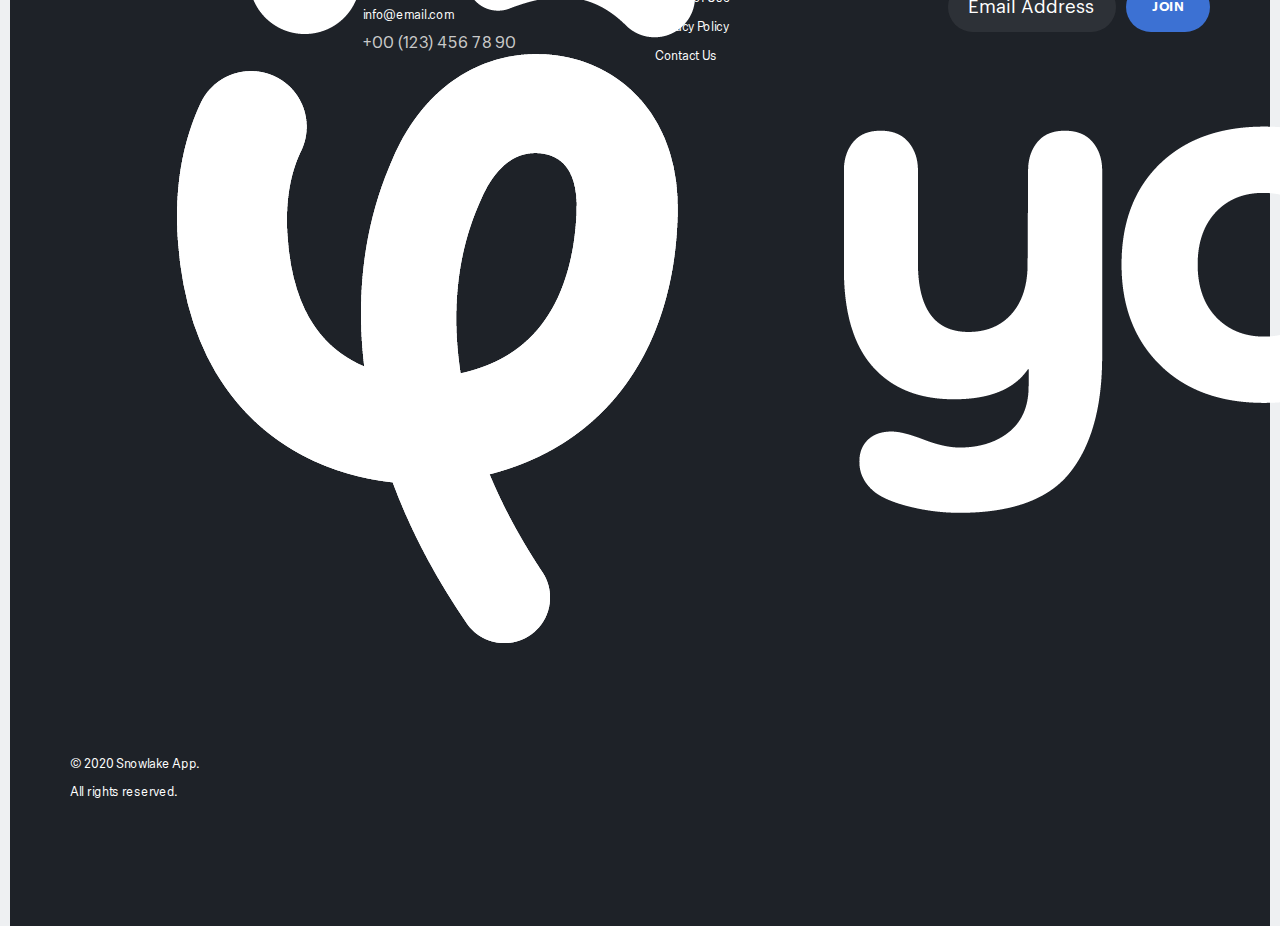
<file: box-layout.html>
<!DOCTYPE html>
<html lang="en">
<head>
  <meta charset="utf-8">
  <meta name="viewport" content="width=device-width, initial-scale=1.0">
  <link rel="shortcut icon" href="style/images/favicon.png">
  <title>Snowlake</title>
  <link rel="stylesheet" type="text/css" href="style/css/bootstrap.min.css">
  <link rel="stylesheet" type="text/css" href="style/css/plugins.css">
  <link rel="stylesheet" type="text/css" href="style/revolution/css/settings.css">
  <link rel="stylesheet" type="text/css" href="style/revolution/css/layers.css">
  <link rel="stylesheet" type="text/css" href="style/revolution/css/navigation.css">
  <link rel="stylesheet" type="text/css" href="style/type/type.css">
  <link rel="stylesheet" type="text/css" href="style.css">
  <link rel="stylesheet" type="text/css" href="style/css/color/cobalt.css">
  <link rel="stylesheet" type="text/css" href="style/css/font/font4.css">
</head>
<body class="box-layout">
  <div class="content-wrapper">
    <nav class="navbar dark-wrapper inverse-text navbar-hover-opacity navbar-expand-lg">
      <div class="container flex-row justify-content-center">
        <div class="navbar-brand"><a href="index.html"><img src="#" srcset="style/images/logo-light.png 1x, style/images/logo-light@2x.png 2x" alt="" /></a></div>
        <div class="navbar-other ml-auto order-lg-3">
          <ul class="navbar-nav flex-row align-items-center" data-sm-skip="true">
            <li class="nav-item">
              <div class="navbar-hamburger d-lg-none d-xl-none ml-auto"><button class="hamburger animate plain" data-toggle="offcanvas-nav"><span></span></button></div>
            </li>
            <li class="dropdown search-dropdown position-static nav-item">
              <a href="#" role="button" class="collapse-toggle" data-toggle="collapse" data-target=".search-dropdown-menu" aria-haspopup="true" aria-expanded="false"><i class="jam jam-search"></i></a>
              <div class="dropdown-menu search-dropdown-menu w-100 collapse">
                <div class="form-wrapper">
                  <form class="inverse-text">
                    <input type="text" class="form-control" placeholder="Search something">
                  </form>
                  <!-- /.search-form -->
                  <i class="dropdown-close jam jam-close"></i>
                </div>
                <!-- /.form-wrapper -->
              </div>
            </li>
            <li class="nav-item"><button class="plain" data-toggle="offcanvas-info"><i class="jam jam-info"></i></button></li>
          </ul>
          <!-- /.navbar-nav -->
        </div>
        <!-- /.navbar-other -->
        <div class="navbar-collapse offcanvas-nav">
          <div class="offcanvas-header d-lg-none d-xl-none">
            <a href="index.html"><img src="#" srcset="style/images/logo-light.png 1x, style/images/logo-light@2x.png 2x" alt="" /></a>
            <button class="plain offcanvas-close offcanvas-nav-close"><i class="jam jam-close"></i></button>
          </div>
          <ul class="navbar-nav mx-auto">
            <li class="nav-item"><a class="nav-link" href="index.html">Home</a>
              <ul class="dropdown-menu mega-menu boxed list-view text-left">
                <li class="mega-menu-content">
                  <div class="row">
                    <div class="col-lg-3">
                      <ul class="list-unstyled">
                        <li><a class="dropdown-item" href="index.html">Digital Startup</a></li>
                        <li><a class="dropdown-item" href="index2.html">Saas Landing</a></li>
                        <li><a class="dropdown-item" href="index3.html">SEO Agency</a></li>
                        <li><a class="dropdown-item" href="index4.html">Modern Business</a></li>
                        <li><a class="dropdown-item" href="index5.html">Design Agency</a></li>
                        <li><a class="dropdown-item" href="index6.html">App Presentation</a></li>
                        <li><a class="dropdown-item" href="index7.html">Creative Landing</a></li>
                      </ul>
                    </div>
                    <!--/column -->
                    <div class="col-lg-3">
                      <ul class="list-unstyled">
                        <li><a class="dropdown-item" href="index8.html">Marketing Startup</a></li>
                        <li><a class="dropdown-item" href="index9.html">Digital Agency</a></li>
                        <li><a class="dropdown-item" href="index10.html">Creative Business</a></li>
                        <li><a class="dropdown-item" href="index11.html">Software Landing</a></li>
                        <li><a class="dropdown-item" href="index12.html">App Landing</a></li>
                        <li><a class="dropdown-item" href="index13.html">Creative Agency</a></li>
                        <li><a class="dropdown-item" href="index14.html">Wedding Photography</a></li>
                      </ul>
                    </div>
                    <!--/column -->
                    <div class="col-lg-3">
                      <ul class="list-unstyled">
                        <li><a class="dropdown-item" href="index15.html">Food Photography</a></li>
                        <li><a class="dropdown-item" href="index16.html">Creative Onepage</a></li>
                        <li><a class="dropdown-item" href="index17.html">Marketing Company</a></li>
                        <li><a class="dropdown-item" href="index18.html">Startup Business</a></li>
                        <li><a class="dropdown-item" href="index19.html">Creative Resume</a></li>
                        <li><a class="dropdown-item" href="index20.html">Digital Studio</a></li>
                        <li><a class="dropdown-item" href="index21.html">Travel Blog</a></li>
                      </ul>
                    </div>
                    <!--/column -->
                    <div class="col-lg-3">
                      <ul class="list-unstyled">
                        <li><a class="dropdown-item" href="index22.html">Minimal Shop</a></li>
                        <li><a class="dropdown-item" href="index23.html">Minimal Portfolio</a></li>
                        <li><a class="dropdown-item" href="index24.html">Coming Soon</a></li>
                        <li><a class="dropdown-item" href="index25.html">Personal Creative</a></li>
                        <li><a class="dropdown-item" href="index26.html">Minimal Photography</a></li>
                        <li><a class="dropdown-item" href="index27.html">Maintenance</a></li>
                      </ul>
                    </div>
                    <!--/column -->
                  </div>
                  <!--/.row -->
                </li>
                <!--/.mega-menu-content-->
              </ul>
              <!--/.dropdown-menu -->
            </li>
            <li class="nav-item dropdown"><a class="nav-link dropdown-toggle" href="#!">Features</a>
              <ul class="dropdown-menu">
                <li class="dropdown"><a class="dropdown-item dropdown-toggle" href="#">Header</a>
                  <ul class="dropdown-menu">
                    <li class="nav-item"><a class="dropdown-item" href="header.html">Classic Header</a></li>
                    <li class="nav-item"><a class="dropdown-item" href="header2.html">Classic Light Header</a></li>
                    <li class="nav-item"><a class="dropdown-item" href="header3.html">Classic Dark Header</a></li>
                    <li class="nav-item"><a class="dropdown-item" href="header4.html">Header with Topbar</a></li>
                    <li class="nav-item"><a class="dropdown-item" href="header5.html">Wide Header</a></li>
                    <li class="nav-item"><a class="dropdown-item" href="header6.html">Extended Header</a></li>
                    <li class="nav-item"><a class="dropdown-item" href="header7.html">Fancy Light Header</a></li>
                    <li class="nav-item"><a class="dropdown-item" href="header8.html">Fancy Dark Header</a></li>
                    <li class="nav-item"><a class="dropdown-item" href="header9.html">Centered Header</a></li>
                  </ul>
                </li>
                <li class="dropdown"><a class="dropdown-item dropdown-toggle" href="#">Footer</a>
                  <ul class="dropdown-menu">
                    <li class="nav-item"><a class="dropdown-item" href="footer.html">Footer with Details</a></li>
                    <li class="nav-item"><a class="dropdown-item" href="footer2.html">Centered Footer</a></li>
                    <li class="nav-item"><a class="dropdown-item" href="footer3.html">Simple Footer</a></li>
                    <li class="nav-item"><a class="dropdown-item" href="footer4.html">Footer with Widgets</a></li>
                    <li class="nav-item"><a class="dropdown-item" href="footer5.html">Minimalist Footer</a></li>
                    <li class="nav-item"><a class="dropdown-item" href="footer6.html">Footer with Overflow</a></li>
                    <li class="nav-item"><a class="dropdown-item" href="footer7.html">Footer with Background Image</a></li>
                  </ul>
                </li>
                <li class="dropdown"><a class="dropdown-item dropdown-toggle" href="#">Page Title</a>
                  <ul class="dropdown-menu">
                    <li class="nav-item"><a class="dropdown-item" href="page-title.html">Page Title with Image</a></li>
                    <li class="nav-item"><a class="dropdown-item" href="page-title2.html">Page Title with Breadcrumbs</a></li>
                    <li class="nav-item"><a class="dropdown-item" href="page-title3.html">Page Title with Light Wrapper</a></li>
                    <li class="nav-item"><a class="dropdown-item" href="page-title4.html">Page Title with Gray Wrapper</a></li>
                    <li class="nav-item"><a class="dropdown-item" href="page-title5.html">Page Title with Dark Wrapper</a></li>
                    <li class="nav-item"><a class="dropdown-item" href="page-title6.html">Page Title with Colored Wrapper</a></li>
                    <li class="nav-item"><a class="dropdown-item" href="page-title7.html">Page Title with Gradient Wrapper</a></li>
                    <li class="nav-item"><a class="dropdown-item" href="page-title8.html">Page Title with Video Wrapper</a></li>
                  </ul>
                </li>
                <li class="dropdown"><a class="dropdown-item dropdown-toggle" href="#">Modal Popup</a>
                  <ul class="dropdown-menu">
                    <li class="nav-item"><a class="dropdown-item" href="modal-popup1.html">Subscription</a></li>
                    <li class="nav-item"><a class="dropdown-item" href="modal-popup2.html">Subscription Alternative</a></li>
                    <li class="nav-item"><a class="dropdown-item" href="modal-popup3.html">Sign Up</a></li>
                    <li class="nav-item"><a class="dropdown-item" href="modal-popup4.html">Contact Form</a></li>
                    <li class="nav-item"><a class="dropdown-item" href="modal-popup5.html">Cookie</a></li>
                    <li class="nav-item"><a class="dropdown-item" href="modal-popup6.html">Sale</a></li>
                  </ul>
                </li>
                <li class="nav-item dropdown"><a class="dropdown-item dropdown-toggle" href="#">Fonts</a>
                  <ul class="dropdown-menu">
                    <li class="nav-item"><a class="dropdown-item" href="font1.html">Jost</a></li>
                    <li class="nav-item"><a class="dropdown-item" href="font2.html">Nunito</a></li>
                    <li class="nav-item"><a class="dropdown-item" href="font3.html">DM Sans + Zilla Slab</a></li>
                    <li class="nav-item"><a class="dropdown-item" href="font4.html">HK Grotesk</a></li>
                    <li class="nav-item"><a class="dropdown-item" href="font5.html">Abhaya Libre</a></li>
                  </ul>
                </li>
                <li class="nav-item dropdown"><a class="dropdown-item dropdown-toggle" href="#">Colors</a>
                  <ul class="dropdown-menu">
                    <li class="nav-item"><a class="dropdown-item" href="color1.html">Aqua</a></li>
                    <li class="nav-item"><a class="dropdown-item" href="color2.html">Blue</a></li>
                    <li class="nav-item"><a class="dropdown-item" href="color3.html">Brown</a></li>
                    <li class="nav-item"><a class="dropdown-item" href="color4.html">Cobalt</a></li>
                    <li class="nav-item"><a class="dropdown-item" href="color5.html">Green</a></li>
                    <li class="nav-item"><a class="dropdown-item" href="color6.html">Hibiscus</a></li>
                    <li class="nav-item"><a class="dropdown-item" href="color7.html">Leaf</a></li>
                    <li class="nav-item"><a class="dropdown-item" href="color8.html">Meander</a></li>
                    <li class="nav-item"><a class="dropdown-item" href="color9.html">Orange</a></li>
                    <li class="nav-item"><a class="dropdown-item" href="color10.html">Pink</a></li>
                    <li class="nav-item"><a class="dropdown-item" href="color11.html">Purple</a></li>
                    <li class="nav-item"><a class="dropdown-item" href="color12.html">Red</a></li>
                    <li class="nav-item"><a class="dropdown-item" href="color13.html">Rose</a></li>
                    <li class="nav-item"><a class="dropdown-item" href="color14.html">Sky</a></li>
                    <li class="nav-item"><a class="dropdown-item" href="color15.html">Teal</a></li>
                    <li class="nav-item"><a class="dropdown-item" href="color16.html">Violet</a></li>
                    <li class="nav-item"><a class="dropdown-item" href="color17.html">Yellow</a></li>
                  </ul>
                </li>
                <li class="dropdown"><a class="dropdown-item dropdown-toggle" href="#">Onepage</a>
                  <ul class="dropdown-menu">
                    <li class="nav-item"><a class="dropdown-item" href="index16.html">Demo I</a></li>
                    <li class="nav-item"><a class="dropdown-item" href="index19.html">Demo II</a></li>
                  </ul>
                </li>
                <li class="nav-item"><a class="dropdown-item" href="box-layout.html">Box Layout</a></li>
              </ul>
            </li>
            <li class="nav-item dropdown"><a class="nav-link dropdown-toggle" href="#!">Pages</a>
              <ul class="dropdown-menu">
                <li class="dropdown"><a class="dropdown-item dropdown-toggle" href="#">Services</a>
                  <ul class="dropdown-menu">
                    <li class="nav-item"><a class="dropdown-item" href="services.html">Services I</a></li>
                    <li class="nav-item"><a class="dropdown-item" href="services2.html">Services II</a></li>
                    <li class="nav-item"><a class="dropdown-item" href="services3.html">Services III</a></li>
                    <li class="nav-item"><a class="dropdown-item" href="services4.html">Services IV</a></li>
                    <li class="nav-item"><a class="dropdown-item" href="services5.html">Services V</a></li>
                  </ul>
                </li>
                <li class="dropdown"><a class="dropdown-item dropdown-toggle" href="#">About</a>
                  <ul class="dropdown-menu">
                    <li class="nav-item"><a class="dropdown-item" href="about.html">About I</a></li>
                    <li class="nav-item"><a class="dropdown-item" href="about2.html">About II</a></li>
                    <li class="nav-item"><a class="dropdown-item" href="about3.html">About III</a></li>
                    <li class="nav-item"><a class="dropdown-item" href="about4.html">About IV</a></li>
                  </ul>
                </li>
                <li class="dropdown"><a class="dropdown-item dropdown-toggle" href="#">Shop</a>
                  <ul class="dropdown-menu">
                    <li class="nav-item"><a class="dropdown-item" href="shop.html">Shop</a></li>
                    <li class="nav-item"><a class="dropdown-item" href="shop2.html">Shop with Sidebar</a></li>
                    <li class="nav-item"><a class="dropdown-item" href="shop3.html">Shop with Left Sidebar</a></li>
                    <li class="nav-item"><a class="dropdown-item" href="shop-product.html">Product Page</a></li>
                    <li class="nav-item"><a class="dropdown-item" href="shop-cart.html">Shopping Cart</a></li>
                    <li class="nav-item"><a class="dropdown-item" href="shop-checkout.html">Checkout</a></li>
                  </ul>
                </li>
                <li class="dropdown"><a class="dropdown-item dropdown-toggle" href="#">Contact</a>
                  <ul class="dropdown-menu">
                    <li class="nav-item"><a class="dropdown-item" href="contact.html">Contact I</a></li>
                    <li class="nav-item"><a class="dropdown-item" href="contact2.html">Contact II</a></li>
                    <li class="nav-item"><a class="dropdown-item" href="contact3.html">Contact III</a></li>
                    <li class="nav-item"><a class="dropdown-item" href="contact4.html">Contact IV</a></li>
                  </ul>
                </li>
                <li><a class="dropdown-item" href="faq.html">FAQ</a></li>
                <li><a class="dropdown-item" href="page-loading.html">Page Loading</a></li>
                <li><a class="dropdown-item" href="scroll-animation.html">Scroll Animation</a></li>
              </ul>
            </li>
            <li class="nav-item"><a class="nav-link" href="#!">Elements</a>
              <ul class="dropdown-menu mega-menu boxed list-view text-left">
                <li class="mega-menu-content">
                  <div class="row">
                    <div class="col-lg-3">
                      <ul class="list-unstyled">
                        <li><a href="accordion.html">Accordion</a></li>
                        <li><a href="alerts.html">Alerts</a></li>
                        <li><a href="animated-text.html">Animated Text</a></li>
                        <li><a href="blockquote.html">Blockquote</a></li>
                        <li><a href="buttons-badges.html">Buttons & Badges</a></li>
                        <li><a href="call-to-action.html">Call to Action</a></li>
                        <li><a href="carousel.html">Carousel</a></li>
                        <li><a href="clients.html">Clients</a></li>
                        <li><a href="countdown.html">Countdown</a></li>
                        <li><a href="counter.html">Counter</a></li>
                      </ul>
                    </div>
                    <!--/column -->
                    <div class="col-lg-3">
                      <ul class="list-unstyled">
                        <li><a href="dividers.html">Dividers</a></li>
                        <li><a href="dropcap.html">Dropcap</a></li>
                        <li><a href="forms.html">Forms</a></li>
                        <li><a href="icon-concept.html">Icons - Concept</a></li>
                        <li><a href="icon-jam.html">Icons - Jam</a></li>
                        <li><a href="icon-icofont.html">Icons - Icofont</a></li>
                        <li><a href="icon-lineal.html">Icons - Lineal</a></li>
                        <li><a href="icon-box.html">Icon Box</a></li>
                        <li><a href="image-hover.html">Image Hover</a></li>
                        <li><a href="image-mask.html">Image Mask</a></li>
                      </ul>
                    </div>
                    <!--/column -->
                    <div class="col-lg-3">
                      <ul class="list-unstyled">
                        <li><a href="lightbox.html">Lightbox</a></li>
                        <li><a href="lists.html">Lists</a></li>
                        <li><a href="player.html">Media Player</a></li>
                        <li><a href="modal.html">Modal</a></li>
                        <li><a href="pricing.html">Pricing Tables</a></li>
                        <li><a href="process.html">Process Steps</a></li>
                        <li><a href="progressbar.html">Progress Bar</a></li>
                        <li><a href="animations.html">Scroll Animations</a></li>
                        <li><a href="social-icons.html">Social Icons</a></li>
                        <li><a href="tables.html">Tables</a></li>
                      </ul>
                    </div>
                    <!--/column -->
                    <div class="col-lg-3">
                      <ul class="list-unstyled">
                        <li><a href="tabs.html">Tabs</a></li>
                        <li><a href="team.html">Team</a></li>
                        <li><a href="testimonials.html">Testimonials</a></li>
                        <li><a href="titles.html">Titles</a></li>
                        <li><a href="toggle.html">Toggle</a></li>
                        <li><a href="tooltip-popover.html">Tooltip & Popover</a></li>
                        <li><a href="typography.html">Typography</a></li>
                        <li><a href="video-popup.html">Video Popup</a></li>
                        <li><a href="waves.html">Waves</a></li>
                        <li><a href="wrappers.html">Wrappers</a></li>
                      </ul>
                    </div>
                    <!--/column -->
                  </div>
                  <!--/.row -->
                </li>
                <!--/.mega-menu-content-->
              </ul>
              <!--/.dropdown-menu -->
            </li>
            <li class="nav-item dropdown"><a class="nav-link dropdown-toggle" href="#!">Portfolio</a>
              <ul class="dropdown-menu">
                <li><a class="dropdown-item" href="portfolio.html">Grid Portfolio</a></li>
                <li><a class="dropdown-item" href="portfolio2.html">Grid Portfolio with Details</a></li>
                <li><a class="dropdown-item" href="portfolio3.html">Masonry Portfolio</a></li>
                <li><a class="dropdown-item" href="portfolio4.html">Masonry Portfolio with Details</a></li>
                <li><a class="dropdown-item" href="portfolio5.html">Mosaic Portfolio</a></li>
                <li><a class="dropdown-item" href="portfolio6.html">Fullscreen Grid Portfolio</a></li>
                <li><a class="dropdown-item" href="portfolio7.html">Portfolio with Item Details</a></li>
                <li><a class="dropdown-item" href="portfolio8.html">Box Portfolio with Item Details</a></li>
                <li class="dropdown"><a class="dropdown-item dropdown-toggle" href="#">Portfolio Posts</a>
                  <ul class="dropdown-menu">
                    <li class="nav-item"><a class="dropdown-item" href="portfolio-post.html">Post with Multiple Images</a></li>
                    <li class="nav-item"><a class="dropdown-item" href="portfolio-post2.html">Post with Slider</a></li>
                    <li class="nav-item"><a class="dropdown-item" href="portfolio-post3.html">Post with Masonry Gallery</a></li>
                    <li class="nav-item"><a class="dropdown-item" href="portfolio-post4.html">Post with Carousel</a></li>
                    <li class="nav-item"><a class="dropdown-item" href="portfolio-post5.html">Post with Columns</a></li>
                    <li class="nav-item"><a class="dropdown-item" href="portfolio-post6.html">Post with Video</a></li>
                  </ul>
                </li>
              </ul>
            </li>
            <li class="nav-item dropdown"><a class="nav-link dropdown-toggle" href="#!">Blog</a>
              <ul class="dropdown-menu">
                <li><a class="dropdown-item" href="blog.html">Grid View</a></li>
                <li><a class="dropdown-item" href="blog2.html">Grid View with Sidebar</a></li>
                <li><a class="dropdown-item" href="blog3.html">Box Grid View</a></li>
                <li><a class="dropdown-item" href="blog4.html">Box Grid View with Sidebar</a></li>
                <li><a class="dropdown-item" href="blog5.html">Classic View</a></li>
                <li><a class="dropdown-item" href="blog6.html">Classic View with Sidebar</a></li>
                <li><a class="dropdown-item" href="blog7.html">Box Classic View</a></li>
                <li><a class="dropdown-item" href="blog8.html">Box Classic View with Sidebar</a></li>
                <li class="dropdown"><a class="dropdown-item dropdown-toggle" href="#">Blog Posts</a>
                  <ul class="dropdown-menu">
                    <li class="nav-item"><a class="dropdown-item" href="blog-post.html">Post No Sidebar</a></li>
                    <li class="nav-item"><a class="dropdown-item" href="blog-post2.html">Post with Sidebar</a></li>
                    <li class="nav-item"><a class="dropdown-item" href="blog-post3.html">Box Post No Sidebar </a></li>
                    <li class="nav-item"><a class="dropdown-item" href="blog-post4.html">Box Post with Sidebar </a></li>
                  </ul>
                </li>
              </ul>
            </li>
          </ul>
          <!-- /.navbar-nav -->
        </div>
        <!-- /.navbar-collapse -->
      </div>
      <!-- /.container -->
    </nav>
    <!-- /.navbar -->
    <div class="offcanvas-info inverse-text">
      <button class="plain offcanvas-close offcanvas-info-close"><i class="jam jam-close"></i></button>
      <a href="index.html"><img src="#" srcset="style/images/logo-light.png 1x, style/images/logo-light@2x.png 2x" alt="" /></a>
      <div class="space30"></div>
      <p>Snowlake is a multi-concept and powerful site template contains rich layouts with possibility of unlimited combinations & beautiful elements.</p>
      <div class="space20"></div>
      <div class="widget">
        <h5 class="widget-title">Contact Info</h5>
        <address> Moonshine St. 14/05 <br /> Light City, London <div class="space20"></div>
          <a href="mailto:first.last@email.com" class="nocolor">info@email.com</a><br /> +00 (123) 456 78 90 </address>
      </div>
      <!-- /.widget -->
      <div class="widget">
        <h3 class="widget-title">Learn More</h3>
        <ul class="list-unstyled">
          <li><a href="#" class="nocolor">Our Story</a></li>
          <li><a href="#" class="nocolor">Terms of Use</a></li>
          <li><a href="#" class="nocolor">Privacy Policy</a></li>
          <li><a href="#" class="nocolor">Contact Us</a></li>
        </ul>
      </div>
      <!-- /.widget -->
      <div class="widget">
        <h3 class="widget-title">Follow Us</h3>
        <ul class="social social-mute social-s ml-auto">
          <li><a href="#"><i class="jam jam-twitter"></i></a></li>
          <li><a href="#"><i class="jam jam-facebook"></i></a></li>
          <li><a href="#"><i class="jam jam-instagram"></i></a></li>
          <li><a href="#"><i class="jam jam-vimeo"></i></a></li>
          <li><a href="#"><i class="jam jam-youtube"></i></a></li>
        </ul>
      </div>
      <!-- /.widget -->
    </div>
    <!-- /.offcanvas-info -->
    <div class="gray-wrapper">
      <div class="rev_slider_wrapper autowidth-container dark-spinner">
        <div id="slider13" class="rev_slider fullwidthbanner light-gallery-wrapper" data-version="5.4.7">
          <ul>
            <li data-transition="fade" data-thumb=""><img src="style/images/dummy.png" data-bgcolor="#e6eaf1" alt="" />
              <div class="tp-caption font-weight-600 color-dark" 
	               data-x="['left','left','left','left']" 
	               data-y="middle" 
	               data-hoffset="['650','550','400','30']" 
	               data-voffset="['-80','-80','-90','-120']" 
	               data-fontsize="['44','44','42','42']" 
	               data-lineheight="['54','54','52','52']" 
	               data-width="['450','450','350','340']" 
	               data-textAlign="['left','left','left','left']" 
	               data-whitespace="['normal','normal','normal','normal']" 
	               data-frames='[{"delay":1500,"speed":1200,"frame":"0","from":"y:-50px;opacity:0;","to":"o:1;","ease":"Power3.easeInOut"},{"delay":"wait","speed":300,"frame":"999","to":"auto:auto;","ease":"Power3.easeInOut"}]' 
	               data-responsive="on" 
	               data-responsive_offset="on" style="z-index: 9;">Snowlake Brings Awesomeness  
	          </div>
			  <!-- /.tp-caption -->
              <div class="tp-caption font-weight-400 color-dark" 
	               data-x="['left','left','left','left']" 
	               data-y="middle" 
	               data-hoffset="['650','550','400','30']" 
	               data-voffset="['30','30','30','10']" 
	               data-fontsize="['26','26','26','26']" 
	               data-lineheight="['36','36','36','36']" 
	               data-width="['450','450','350','340']" 
	               data-textAlign="['left','left','left','left']" 
	               data-whitespace="['normal','normal','normal','normal']" 
	               data-frames='[{"delay":2000,"speed":1200,"frame":"0","from":"x:-50px;opacity:0;","to":"o:1;","ease":"Power3.easeInOut"},{"delay":"wait","speed":300,"frame":"999","to":"auto:auto;","ease":"Power3.easeInOut"}]' 
	               data-responsive="on" 
	               data-responsive_offset="on" style="z-index: 9;">We have considered our solutions to support every stage of your growth.  
	          </div>
			  <!-- /.tp-caption -->
              <a class="tp-caption btn-play-wrapper lightbox" 
	               data-x="['left','left','left','left']" 
	               data-y="middle" 
	               data-hoffset="['650','550','400','30']" 
	               data-voffset="['125','125','135','125']" 
	               data-width="['auto','auto','auto','auto']" 
	               data-textAlign="['left','left','left','left']" 
	               data-frames='[{"delay":2500,"speed":1200,"frame":"0","from":"y:50px;opacity:0;","to":"o:1;","ease":"Power3.easeInOut"},{"delay":"wait","speed":300,"frame":"999","to":"opacity:0;","ease":"Power3.easeInOut"}]' 
	               data-responsive="on" 
	               data-responsive_offset="on" style="z-index: 9;" href="https://vimeo.com/124071444"><span class="btn-play btn-play-s"></span><span class="h6 pl-10 font-weight-600">How It Works</span>  
	          </a>
			  <!-- /.tp-caption -->
              <div class="tp-caption" 
	               data-x="['left','left','left','left']" 
	               data-y="bottom" 
	               data-hoffset="['210','110','30','30']" 
	               data-voffset="['0','0','0','0']" 
	               data-frames='[{"delay":500,"speed":1200,"frame":"0","from":"opacity:0;","to":"o:1;","ease":"Power3.easeInOut"},{"delay":"wait","speed":300,"frame":"999","to":"auto:auto;","ease":"Power3.easeInOut"}]' 
	               data-visibility="['on','on','on','off']" 
	               data-width="none" 
	               data-height="none" 
	               data-type="image" 
	               data-responsive_offset="on" style="z-index: 5;"><img 
	               data-lazyload="" src="style/images/art/woman.png" 
	               data-ww="auto" 
	               data-hh="580" alt="" />  
	          </div>
			  <!-- /.tp-caption -->
            </li>
          </ul>
          <div class="tp-bannertimer tp-bottom"></div>
        </div>
        <!-- /.rev_slider -->
        <div class="divider"><svg xmlns="http://www.w3.org/2000/svg" class="fill-white-wrapper" preserveAspectRatio="none" viewBox="0 0 1070 20.98">
            <path d="M0,0V21H1070V0A6830.24,6830.24,0,0,1,0,0Z" /></svg></div>
      </div>
      <!-- /.rev_slider_wrapper -->
    </div>
    <!-- /.wrapper -->
    <div class="wrapper white-wrapper">
      <div class="container inner">
        <div class="row align-items-center">
          <div class="col-lg-6 order-lg-2 text-center">
            <div>
              <figure><img src="style/images/art/about7.png" alt="" /></figure>
              <div class="row counter counter-s position-absolute" style="top: 45%; right: 8%;">
                <div class="col-md-10 text-center">
                  <div class="box bg-white shadow">
                    <h3><span class="value">450</span>+</h3>
                    <p><strong>Completed <br class="d-md-none" />Projects</strong></p>
                  </div>
                  <!--/.box -->
                </div>
                <!--/column -->
              </div>
              <!--/.row -->
            </div>
          </div>
          <!--/column -->
          <div class="space30 d-none d-md-block d-lg-none"></div>
          <div class="col-lg-6 pr-60 pr-md-15">
            <h2 class="title-color color-gray">About Us</h2>
            <h3 class="display-3">We are a creative company that focuses on establishing long-term relationships with customers.</h3>
            <div class="space10"></div>
            <p>Nullam quis risus eget urna mollis ornare vel eu leo. Cum sociis natoque penatibus et magnis dis parturient montes, nascetur ridiculus mus. Aenean eu leo quam. Pellentesque ornare sem lacinia quam venenatis vestibulum. Aenean lacinia bibendum nulla sed consectetur.</p>
            <p>Cras mattis consectetur purus sit amet fermentum. Maecenas sed diam eget risus varius blandit sit amet non magna. Cras justo odio, dapibus ac facilisis in, egestas eget quam. Nullam id dolor id nibh.</p>
          </div>
          <!--/column -->
        </div>
        <!--/.row -->
        <div class="space50"></div>
        <div class="row gutter-60 gutter-md-30">
          <div class="col-lg-4">
            <div class="d-flex flex-row">
              <div>
                <span class="icon icon-bg icon-bg-default color-default mr-25"><span class="number">1</span></span>
              </div>
              <div>
                <h5>Our Vision</h5>
                <p class="mb-0">Cum sociis natoque penatibus et magnis dis parturient montes nascetur. Maecenas faucibus mollis.</p>
              </div>
            </div>
          </div>
          <!--/column -->
          <div class="space30 d-none d-md-block d-lg-none"></div>
          <div class="col-lg-4">
            <div class="d-flex flex-row">
              <div>
                <span class="icon icon-bg icon-bg-default color-default mr-25"><span class="number">2</span></span>
              </div>
              <div>
                <h5>Our Mission</h5>
                <p class="mb-0">Aenean lacinia bibendum nulla sed consectetur. Nulla vitae elit libero. Etiam porta sem malesuada augue.</p>
              </div>
            </div>
          </div>
          <!--/column -->
          <div class="space30 d-none d-md-block d-lg-none"></div>
          <div class="col-lg-4">
            <div class="d-flex flex-row">
              <div>
                <span class="icon icon-bg icon-bg-default color-default mr-25"><span class="number">3</span></span>
              </div>
              <div>
                <h5>Our Values</h5>
                <p class="mb-0">Pellentesque ornare sem lacinia quam venenatis vestibulum. Integer posuere. Sed posuere consectetur.</p>
              </div>
            </div>
          </div>
          <!--/column -->
        </div>
        <!--/.row -->
        <div class="space50"></div>
        <div class="text-center">
          <a href="#" class="btn">More Details</a>
        </div>
      </div>
      <!-- /.container -->
    </div>
    <!-- /.wrapper -->
    <div class="wrapper dark-wrapper inverse-text">
      <div class="container inner">
        <h2 class="title-color color-white text-center">Our Services</h2>
        <h3 class="display-3 text-center">The full service we are offering is specifically <br class="d-none d-lg-block" />designed to meet your business needs.</h3>
        <div class="space40"></div>
        <div class="row gutter-50">
          <div class="col-md-6 col-lg-4">
            <div class="d-flex flex-row justify-content-center">
              <div>
                <div class="icon color-default fs-38 mr-25"> <i class="icofont-headphone-alt"></i> </div>
              </div>
              <div>
                <h5>24/7 Support</h5>
                <p>Nulla vitae elit libero, a pharetra augue. Donec id elit non mi porta gravida at eget metus. Cras justo.</p>
              </div>
            </div>
          </div>
          <!--/column -->
          <div class="col-md-6 col-lg-4">
            <div class="d-flex flex-row justify-content-center">
              <div>
                <div class="icon color-default fs-38 mr-25"> <i class="icofont-safety"></i> </div>
              </div>
              <div>
                <h5>Secure Payments</h5>
                <p>Nulla vitae elit libero, a pharetra augue. Donec id elit non mi porta gravida at eget metus. Cras justo.</p>
              </div>
            </div>
          </div>
          <!--/column -->
          <div class="space30 d-none d-md-block d-lg-none"></div>
          <div class="col-md-6 col-lg-4">
            <div class="d-flex flex-row justify-content-center">
              <div>
                <div class="icon color-default fs-38 mr-25"> <i class="icofont-refresh"></i> </div>
              </div>
              <div>
                <h5>Daily Updates</h5>
                <p>Nulla vitae elit libero, a pharetra augue. Donec id elit non mi porta gravida at eget metus. Cras justo.</p>
              </div>
            </div>
          </div>
          <!--/column -->
          <div class="space30 d-none d-lg-block"></div>
          <div class="col-md-6 col-lg-4">
            <div class="d-flex flex-row justify-content-center">
              <div>
                <div class="icon color-default fs-38 mr-25"> <i class="icofont-chart-arrows-axis"></i> </div>
              </div>
              <div>
                <h5>Research & Marketing</h5>
                <p>Nulla vitae elit libero, a pharetra augue. Donec id elit non mi porta gravida at eget metus. Cras justo.</p>
              </div>
            </div>
          </div>
          <!--/column -->
          <div class="space30 d-none d-md-block d-lg-none"></div>
          <div class="col-md-6 col-lg-4">
            <div class="d-flex flex-row justify-content-center">
              <div>
                <div class="icon color-default fs-38 mr-25"> <i class="icofont-gear"></i> </div>
              </div>
              <div>
                <h5>System Integration</h5>
                <p>Nulla vitae elit libero, a pharetra augue. Donec id elit non mi porta gravida at eget metus. Cras justo.</p>
              </div>
            </div>
          </div>
          <!--/column -->
          <div class="col-md-6 col-lg-4">
            <div class="d-flex flex-row justify-content-center">
              <div>
                <div class="icon color-default fs-38 mr-25"> <i class="icofont-earth"></i> </div>
              </div>
              <div>
                <h5>SEO Service</h5>
                <p>Nulla vitae elit libero, a pharetra augue. Donec id elit non mi porta gravida at eget metus. Cras justo.</p>
              </div>
            </div>
          </div>
          <!--/column -->
        </div>
        <!--/.row -->
      </div>
      <!-- /.container -->
      <div class="divider"><svg xmlns="http://www.w3.org/2000/svg" class="fill-white-wrapper" preserveAspectRatio="none" viewBox="0 0 1070 20.98">
          <path d="M0,0V21H1070V0A6830.24,6830.24,0,0,1,0,0Z" /></svg></div>
    </div>
    <!-- /.wrapper -->
    <div class="wrapper white-wrapper">
      <div class="container inner">
        <h2 class="title-color color-gray text-center">How It Works</h2>
        <h3 class="display-3 text-center">Find out everything you need to know <br class="d-none d-lg-block" />about creating a business process model.</h3>
        <div class="space40"></div>
        <div class="row">
          <div class="col-lg-8">
            <video poster="style/media/movie.jpg" class="player" playsinline controls preload="none">
              <source src="style/media/movie.mp4" type="video/mp4">
              <source src="style/media/movie.webm" type="video/webm">
            </video>
          </div>
          <!--/column -->
          <div class="space30 d-none d-md-block d-lg-none"></div>
          <div class="col-lg-4 pl-50 pl-md-15">
            <p>Curabitur nec orci orci. Ut fringilla nisl quis consectetur ultrices. Morbi mattis nisl vitae fringilla volutpat. Ut molestie metus vitae imperdiet. Maecenas ornare ut lectus ac volutpat. Vestibulum erat massa finibus.</p>
            <ul class="icon-list bullet-default">
              <li><i class="jam jam-arrow-right"></i>Aenean eu leo quam ornare.</li>
              <li><i class="jam jam-arrow-right"></i>Nullam quis risus eget mollis.</li>
              <li><i class="jam jam-arrow-right"></i>Donec elit non mi porta gravida.</li>
              <li><i class="jam jam-arrow-right"></i>Fusce dapibus cursus commodo.</li>
            </ul>
            <div class="space10"></div>
            <a href="#" class="btn mb-0">More Details</a>
          </div>
          <!--/column -->
        </div>
        <!--/.row -->
        <div class="space60"></div>
        <div class="row counter">
          <div class="col-md-3 text-center">
            <h3 class="value">7518</h3>
            <p>Completed Projects</p>
          </div>
          <!--/column -->
          <div class="col-md-3 text-center">
            <h3 class="value">3472</h3>
            <p>Satisfied Customers</p>
          </div>
          <!--/column -->
          <div class="col-md-3 text-center">
            <h3 class="value">2184</h3>
            <p>Expert Employees</p>
          </div>
          <!--/column -->
          <div class="col-md-3 text-center">
            <h3 class="value">4523</h3>
            <p>Awards Won</p>
          </div>
          <!--/column -->
        </div>
        <!--/.row -->
      </div>
      <!-- /.container -->
    </div>
    <!-- /.wrapper -->
    <div class="wrapper light-wrapper">
      <div class="container inner">
        <h2 class="title-color color-gray text-center">What We Do</h2>
        <h3 class="display-3 text-center">We plan and build digital products for your <br class="d-none d-lg-block" />business or project with high confidence</h3>
        <div class="space40"></div>
        <div class="row no-gutters">
          <div class="col-lg-4 mb-0">
            <ul class="nav nav-tabs nav-tabs-bg flex-column">
              <li class="nav-item"> <a class="nav-link active" data-toggle="tab" href="#tab5-1">
                  <span>Marketing Research</span>
                  <p>Vestibulum ligula porta felis</p>
                </a> </li>
              <li class="nav-item"> <a class="nav-link" data-toggle="tab" href="#tab5-2">
                  <span>Secure Payments</span>
                  <p>Vivamus sagittis lacus augue</p>
                </a> </li>
              <li class="nav-item"> <a class="nav-link" data-toggle="tab" href="#tab5-3">
                  <span>Daily Updates</span>
                  <p>Duis mollis commodo luctus</p>
                </a> </li>
              <li class="nav-item"> <a class="nav-link" data-toggle="tab" href="#tab5-4">
                  <span>System Integration</span>
                  <p>Etiam porta sem malesuada</p>
                </a> </li>
            </ul>
            <!-- /.nav-tabs -->
          </div>
          <!--/column -->
          <div class="col-lg-7 ml-auto">
            <div class="tab-content">
              <div class="tab-pane show active" id="tab5-1">
                <figure>
                  <img src="style/images/art/ui1.png" alt="" />
                </figure>
              </div>
              <div class="tab-pane" id="tab5-2">
                <figure>
                  <img src="style/images/art/ui2.png" alt="" />
                </figure>
              </div>
              <div class="tab-pane" id="tab5-3">
                <figure>
                  <img src="style/images/art/ui3.png" alt="" />
                </figure>
              </div>
              <div class="tab-pane" id="tab5-4">
                <figure>
                  <img src="style/images/art/ui4.png" alt="" />
                </figure>
              </div>
            </div>
            <!-- /.tab-content -->
          </div>
          <!--/column -->
        </div>
        <!--/.row -->
      </div>
      <!-- /.container -->
      <div class="divider"><svg xmlns="http://www.w3.org/2000/svg" class="fill-white-wrapper" preserveAspectRatio="none" viewBox="0 0 1070 20.98">
          <path d="M0,0V21H1070V0A6830.24,6830.24,0,0,1,0,0Z" /></svg></div>
    </div>
    <!-- /.wrapper -->
    <div class="wrapper white-wrapper">
      <div class="container inner">
        <h2 class="title-color color-gray text-center">Case Studies</h2>
        <h3 class="display-3 text-center">Check out some of our awesome projects <br class="d-none d-lg-block" />with creative ideas and great design.</h3>
        <div class="space40"></div>
        <div class="grid-view">
          <div class="carousel owl-carousel" data-margin="30" data-dots="true" data-autoplay="false" data-autoplay-timeout="5000" data-responsive='{"0":{"items": "1"}, "768":{"items": "2"}, "992":{"items": "3"}}'>
            <div class="item">
              <figure class="overlay overlay1 rounded mb-30"><a href="#"> <img src="style/images/art/b1.jpg" alt="" /></a>
                <figcaption>
                  <h5 class="from-top mb-0">Read More</h5>
                </figcaption>
              </figure>
              <h2 class="post-title mb-0"><a href="blog-post.html">Ligula tristique quis risus eget urna mollis ornare porttitor</a></h2>
            </div>
            <!-- /.item -->
            <div class="item">
              <figure class="overlay overlay1 rounded mb-30"><a href="#"> <img src="style/images/art/b2.jpg" alt="" /></a>
                <figcaption>
                  <h5 class="from-top mb-0">Read More</h5>
                </figcaption>
              </figure>
              <h2 class="post-title mb-0"><a href="blog-post.html">Nullam id dolor elit id nibh pharetra augue venenatis</a></h2>
            </div>
            <!-- /.item -->
            <div class="item">
              <figure class="overlay overlay1 rounded mb-30"><a href="#"> <img src="style/images/art/b3.jpg" alt="" /></a>
                <figcaption>
                  <h5 class="from-top mb-0">Read More</h5>
                </figcaption>
              </figure>
              <h2 class="post-title mb-0"><a href="blog-post.html">Ultricies fusce porta elit pharetra augue faucibus</a></h2>
            </div>
            <!-- /.item -->
            <div class="item">
              <figure class="overlay overlay1 rounded mb-30"><a href="#"> <img src="style/images/art/b4.jpg" alt="" /></a>
                <figcaption>
                  <h5 class="from-top mb-0">Read More</h5>
                </figcaption>
              </figure>
              <h2 class="post-title mb-0"><a href="blog-post.html">Morbi leo risus porta eget metus est non commodolacus</a></h2>
            </div>
            <!-- /.item -->
            <div class="item">
              <figure class="overlay overlay1 rounded mb-30"><a href="#"> <img src="style/images/art/b5.jpg" alt="" /></a>
                <figcaption>
                  <h5 class="from-top mb-0">Read More</h5>
                </figcaption>
              </figure>
              <h2 class="post-title mb-0"><a href="blog-post.html">Mollis adipiscing lorem quis mollis eget lacinia faucibus</a></h2>
            </div>
            <!-- /.item -->
          </div>
          <!-- /.owl-carousel -->
        </div>
        <!-- /.grid-view -->
      </div>
      <!-- /.container -->
    </div>
    <!-- /.wrapper -->
    <div class="wrapper light-wrapper">
      <div class="container inner pb-0">
        <h2 class="title-color color-gray text-center">Our Team</h2>
        <h3 class="display-3 text-center">Save your time and money <br class="d-none d-lg-block" />by choosing our professional team.</h3>
        <div class="space10"></div>
        <div class="row">
          <div class="col-md-8 offset-md-2 text-center">
            <p>Cras justo odio, dapibus ac facilisis in, egestas eget quam. Nulla vitae elit libero, a pharetra augue. Sed posuere consectetur est at lobortis. Curabitur blandit tempus porttitor. Etiam porta sem malesuada magna mollis euismod vivamus sagittis. Nulla vitae elit libero, a pharetra augue vivamus sagittis.</p>
            <div class="space20"></div>
            <a href="#" class="btn">Read More About Us</a>
          </div>
          <!-- /column -->
        </div>
        <!-- /.row -->
      </div>
      <!-- /.container -->
      <figure class="cover"><img src="style/images/art/bg12.jpg" alt="" />
        <div class="divider"><svg xmlns="http://www.w3.org/2000/svg" class="fill-light-wrapper" preserveAspectRatio="none" viewBox="0 0 1070 20.98">
            <path d="M0,0V21H1070V0A6830.24,6830.24,0,0,1,0,0Z" /></svg></div>
      </figure>
    </div>
    <!-- /.wrapper -->
    <div class="wrapper light-wrapper">
      <div class="container inner">
        <h2 class="title-color color-gray text-center">Happy Customers</h2>
        <h3 class="display-3 text-center">Customer satisfaction is our major goal. <br class="d-none d-lg-block" />See what our customers are saying about us.</h3>
        <div class="space20"></div>
        <div class="grid-view">
          <div class="carousel owl-carousel gap-small" data-margin="0" data-dots="true" data-autoplay="false" data-autoplay-timeout="5000" data-responsive='{"0":{"items": "1"}, "768":{"items": "2"}, "992":{"items": "2"}, "1140":{"items": "3"}}'>
            <div class="item">
              <div class="item-inner">
                <div class="box bg-white shadow">
                  <blockquote>
                    <p>"Sed posuere consectetur est at lobortis. Lorem ipsum dolor sit amet, consectetur adipiscing elit. Duis mollis, est non commodo luctus, nisi erat porttitor ligula."</p>
                    <div class="blockquote-details">
                      <div class="img-blob blob1"><img src="style/images/art/t1.jpg" alt="" /></div>
                      <div class="info">
                        <h6 class="mb-0">Connor Gibson</h6>
                        <span class="meta mb-0">Financial Analyst</span>
                      </div>
                    </div>
                  </blockquote>
                </div>
                <!-- /.box -->
              </div>
              <!-- /.item-inner -->
            </div>
            <!-- /.item -->
            <div class="item">
              <div class="item-inner">
                <div class="box bg-white shadow">
                  <blockquote>
                    <p>"Vivamus sagittis lacus vel augue laoreet rutrum faucibus dolor auctor. Vestibulum id ligula porta felis euismod semper. Cras justo odio, dapibus felis."</p>
                    <div class="blockquote-details">
                      <div class="img-blob blob1"><img src="style/images/art/t2.jpg" alt="" /></div>
                      <div class="info">
                        <h6 class="mb-0">Coriss Ambady</h6>
                        <span class="meta mb-0">Marketing Specialist</span>
                      </div>
                    </div>
                  </blockquote>
                </div>
                <!-- /.box -->
              </div>
              <!-- /.item-inner -->
            </div>
            <!-- /.item -->
            <div class="item">
              <div class="item-inner">
                <div class="box bg-white shadow">
                  <blockquote>
                    <p>"Duis mollis, est non commodo luctus, nisi erat porttitor ligula, eget lacinia odio sem nec elit. Cras justo odio, dapibus ac facilisis in, egestas eget."</p>
                    <div class="blockquote-details">
                      <div class="img-blob blob1"><img src="style/images/art/t3.jpg" alt="" /></div>
                      <div class="info">
                        <h6 class="mb-0">Barclay Widerski</h6>
                        <span class="meta mb-0">Sales Manager</span>
                      </div>
                    </div>
                  </blockquote>
                </div>
                <!-- /.box -->
              </div>
              <!-- /.item-inner -->
            </div>
            <!-- /.item -->
            <div class="item">
              <div class="item-inner">
                <div class="box bg-white shadow">
                  <blockquote>
                    <p>"Curabitur blandit tempus porttitor. Integer posuere erat a ante venenatis dapibus posuere velit aliquet. Duis mollis, est non commodo luctus."</p>
                    <div class="blockquote-details">
                      <div class="img-blob blob1"><img src="style/images/art/t4.jpg" alt="" /></div>
                      <div class="info">
                        <h6 class="mb-0">Nikolas Brooten</h6>
                        <span class="meta mb-0">Investment Planner</span>
                      </div>
                    </div>
                  </blockquote>
                </div>
                <!-- /.box -->
              </div>
              <!-- /.item-inner -->
            </div>
            <!-- /.item -->
            <div class="item">
              <div class="item-inner">
                <div class="box bg-white shadow">
                  <blockquote>
                    <p>"Aenean lacinia bibendum nulla sed consectetur. Cum sociis natoque penatibus et magnis dis parturient montes, nascetur ridiculus mus vestibulum."</p>
                    <div class="blockquote-details">
                      <div class="img-blob blob1"><img src="style/images/art/t5.jpg" alt="" /></div>
                      <div class="info">
                        <h6 class="mb-0">Jackie Sanders</h6>
                        <span class="meta mb-0">Sales Specialist</span>
                      </div>
                    </div>
                  </blockquote>
                </div>
                <!-- /.box -->
              </div>
              <!-- /.item-inner -->
            </div>
            <!-- /.item -->
            <div class="item">
              <div class="item-inner">
                <div class="box bg-white shadow">
                  <blockquote>
                    <p>"Donec sed odio dui. Cras mattis consectetur purus sit amet fermentum. Aenean eu leo quam. Pellentesque ornare sem lacinia quam venenatis."</p>
                    <div class="blockquote-details">
                      <div class="img-blob blob1"><img src="style/images/art/t6.jpg" alt="" /></div>
                      <div class="info">
                        <h6 class="mb-0">Tina Geller</h6>
                        <span class="meta mb-0">Financial Analyst</span>
                      </div>
                    </div>
                  </blockquote>
                </div>
                <!-- /.box -->
              </div>
              <!-- /.item-inner -->
            </div>
            <!-- /.item -->
          </div>
          <!-- /.owl-carousel -->
        </div>
        <!-- /.grid-view -->
      </div>
      <!-- /.container -->
      <div class="wrapper image-wrapper bg-auto no-overlay bg-image text-center" data-image-src="style/images/art/map.png">
        <div class="container inner">
          <div class="row">
            <div class="col-md-10 offset-md-1">
              <h3 class="display-3">Convinced yet? Let's make something great together. <br class="d-none d-lg-block" />If you got any questions, don't hesitate to get in touch with us.</h3>
              <div class="space30"></div>
              <a href="#" class="btn btn-l btn-default mb-0">Contact Us</a>
            </div>
            <!-- /column -->
          </div>
          <!-- /.row -->
        </div>
        <!-- /.container -->
      </div>
      <!-- /.wrapper -->
      <div class="space120"></div>
    </div>
    <!-- /.wrapper -->
    <footer class="dark-wrapper inverse-text">
      <div class="container inner">
        <div class="row">
          <div class="col-md-4 col-lg-3">
            <div class="widget">
              <img src="#" srcset="style/images/logo-light.png 1x, style/images/logo-light@2x.png 2x" alt="" />
              <div class="space40"></div>
              <p>© 2020 Snowlake App. <br class="d-none d-lg-block" />All rights reserved.</p>
            </div>
            <!-- /.widget -->
          </div>
          <!-- /column -->
          <div class="col-md-4 col-lg-3">
            <div class="widget">
              <h3 class="widget-title">Get in Touch</h3>
              <address>Moonshine St.<br class="d-none d-lg-block" /> 14/05 Light City,<br class="d-none d-lg-block" /> London, United Kingdom</address>
              <a href="mailto:first.last@email.com">info@email.com</a><br /> +00 (123) 456 78 90
            </div>
            <!-- /.widget -->
          </div>
          <!-- /column -->
          <div class="col-md-4 col-lg-3">
            <div class="widget">
              <h3 class="widget-title">Learn More</h3>
              <ul class="list-unstyled">
                <li><a href="#" class="nocolor">About Us</a></li>
                <li><a href="#" class="nocolor">Our Story</a></li>
                <li><a href="#" class="nocolor">Projects</a></li>
                <li><a href="#" class="nocolor">Terms of Use</a></li>
                <li><a href="#" class="nocolor">Privacy Policy</a></li>
                <li><a href="#" class="nocolor">Contact Us</a></li>
              </ul>
            </div>
            <!-- /.widget -->
          </div>
          <!-- /column -->
          <div class="space30 d-none d-md-block d-lg-none"></div>
          <div class="col-md-12 col-lg-3">
            <div class="widget">
              <h3 class="widget-title">Our Newsletter</h3>
              <p>Subscribe to our newsletter to get our news & deals delivered to your inbox!</p>
              <div class="space10"></div>
              <div class="newsletter-wrapper">
                <form action="https://elemisfreebies.us20.list-manage.com/subscribe/post?u=aa4947f70a475ce162057838d&amp;id=b49ef47a9a" method="post" id="mc-embedded-subscribe-form" name="mc-embedded-subscribe-form" class="validate" target="_blank" novalidate>
                  <div id="mc_embed_signup_scroll" class="input-group">
                    <input type="email" value="" name="EMAIL" class="email form-control mb-0 mr-2 mb-sm-0" id="mce-EMAIL" placeholder="Email Address" required>
                    <button type="submit" name="subscribe" id="mc-embedded-subscribe" class="btn btn-rounded btn-default mr-0 mb-0 pull-right">Join</button>
                    <!-- real people should not fill this in and expect good things - do not remove this or risk form bot signups-->
                    <div style="position: absolute; left: -5000px;" aria-hidden="true">
                      <input type="text" name="b_ddc180777a163e0f9f66ee014_056957de28" tabindex="-1" value="">
                    </div>
                    <div class="clearfix"></div>
                  </div>
                </form>
              </div>
              <!-- /.newsletter-wrapper -->
            </div>
            <!-- /.widget -->
          </div>
          <!-- /column -->
        </div>
        <!--/.row -->
      </div>
      <!-- /.container -->
    </footer>
  </div>
  <!-- /.content-wrapper -->
  <script src="style/js/jquery.min.js"></script>
  <script src="style/js/popper.min.js"></script>
  <script src="style/js/bootstrap.min.js"></script>
  <script src="style/revolution/js/jquery.themepunch.tools.min.js"></script>
  <script src="style/revolution/js/jquery.themepunch.revolution.min.js"></script>
  <script src="style/revolution/js/extensions/revolution.extension.actions.min.js"></script>
  <script src="style/revolution/js/extensions/revolution.extension.carousel.min.js"></script>
  <script src="style/revolution/js/extensions/revolution.extension.kenburn.min.js"></script>
  <script src="style/revolution/js/extensions/revolution.extension.layeranimation.min.js"></script>
  <script src="style/revolution/js/extensions/revolution.extension.migration.min.js"></script>
  <script src="style/revolution/js/extensions/revolution.extension.navigation.min.js"></script>
  <script src="style/revolution/js/extensions/revolution.extension.parallax.min.js"></script>
  <script src="style/revolution/js/extensions/revolution.extension.slideanims.min.js"></script>
  <script src="style/revolution/js/extensions/revolution.extension.video.min.js"></script>
  <script src="style/js/plugins.js"></script>
  <script src="style/js/scripts.js"></script>
</body>
</html>
</file>
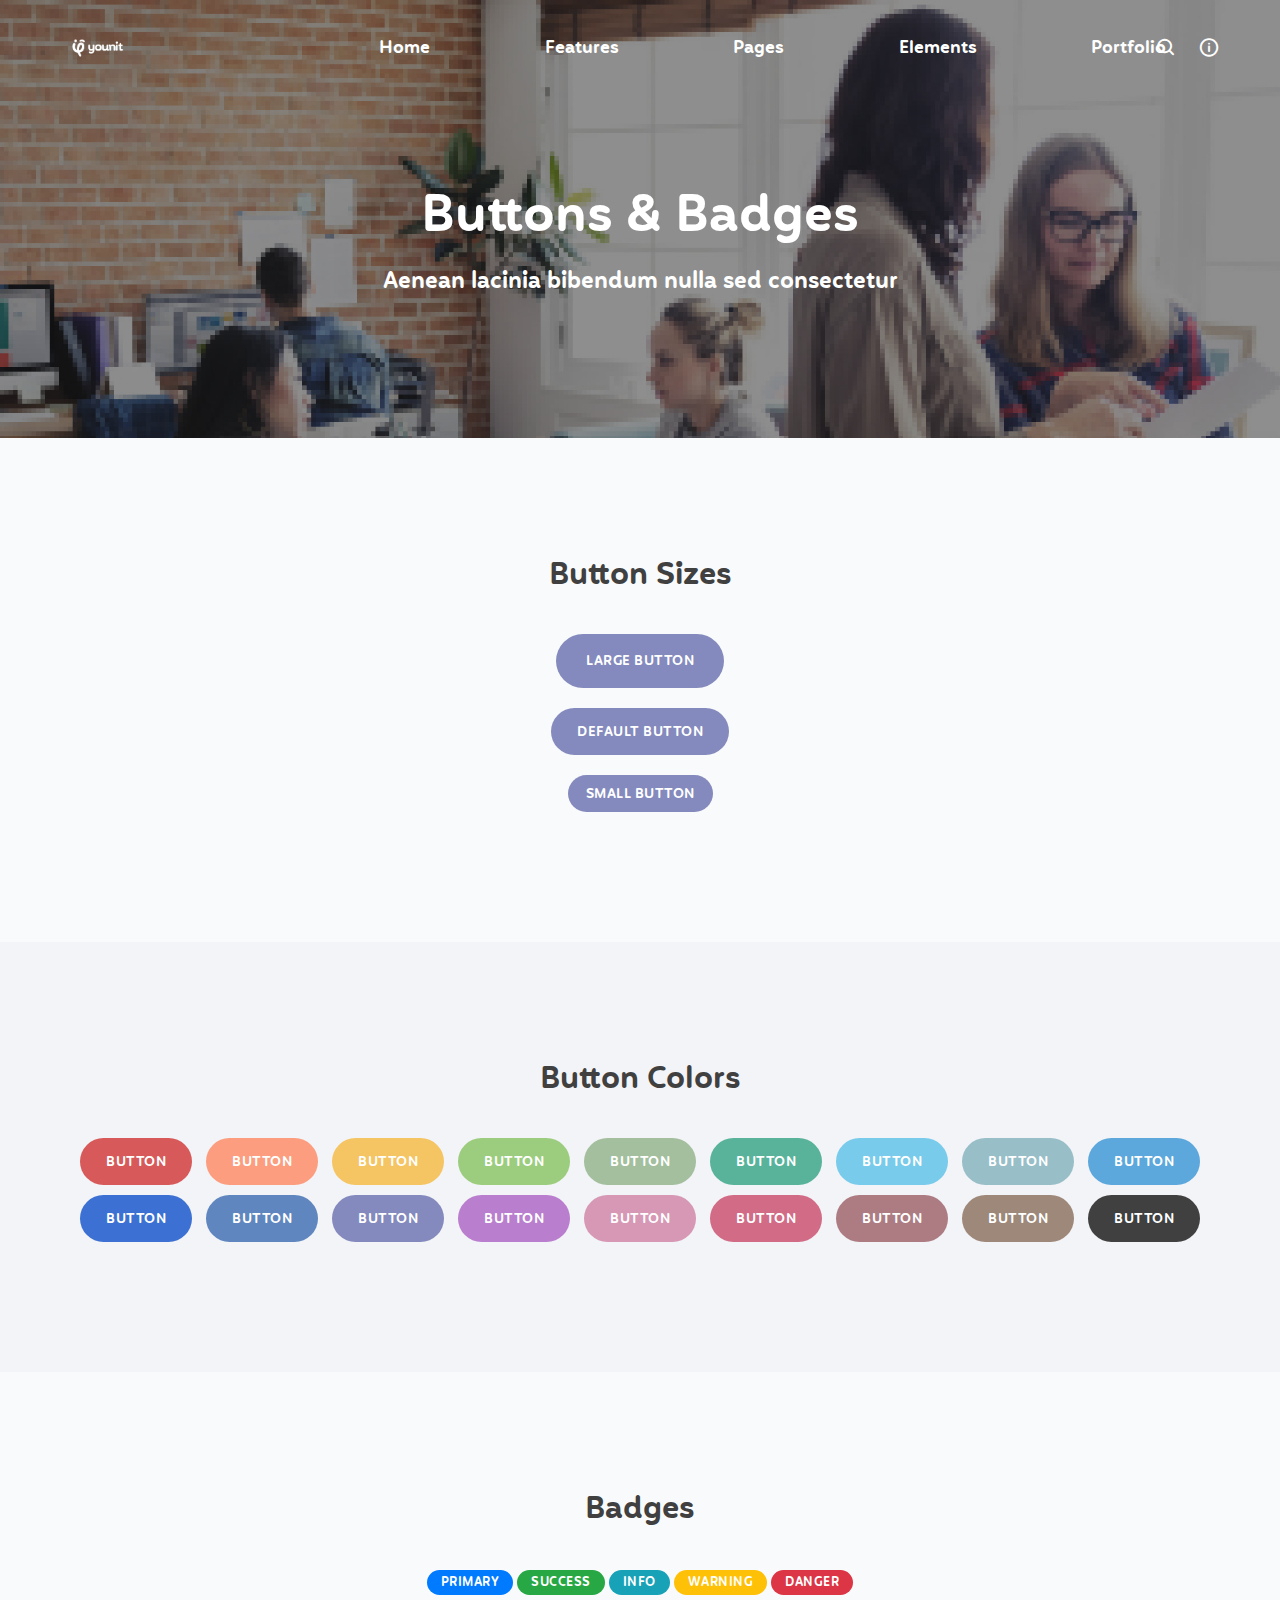
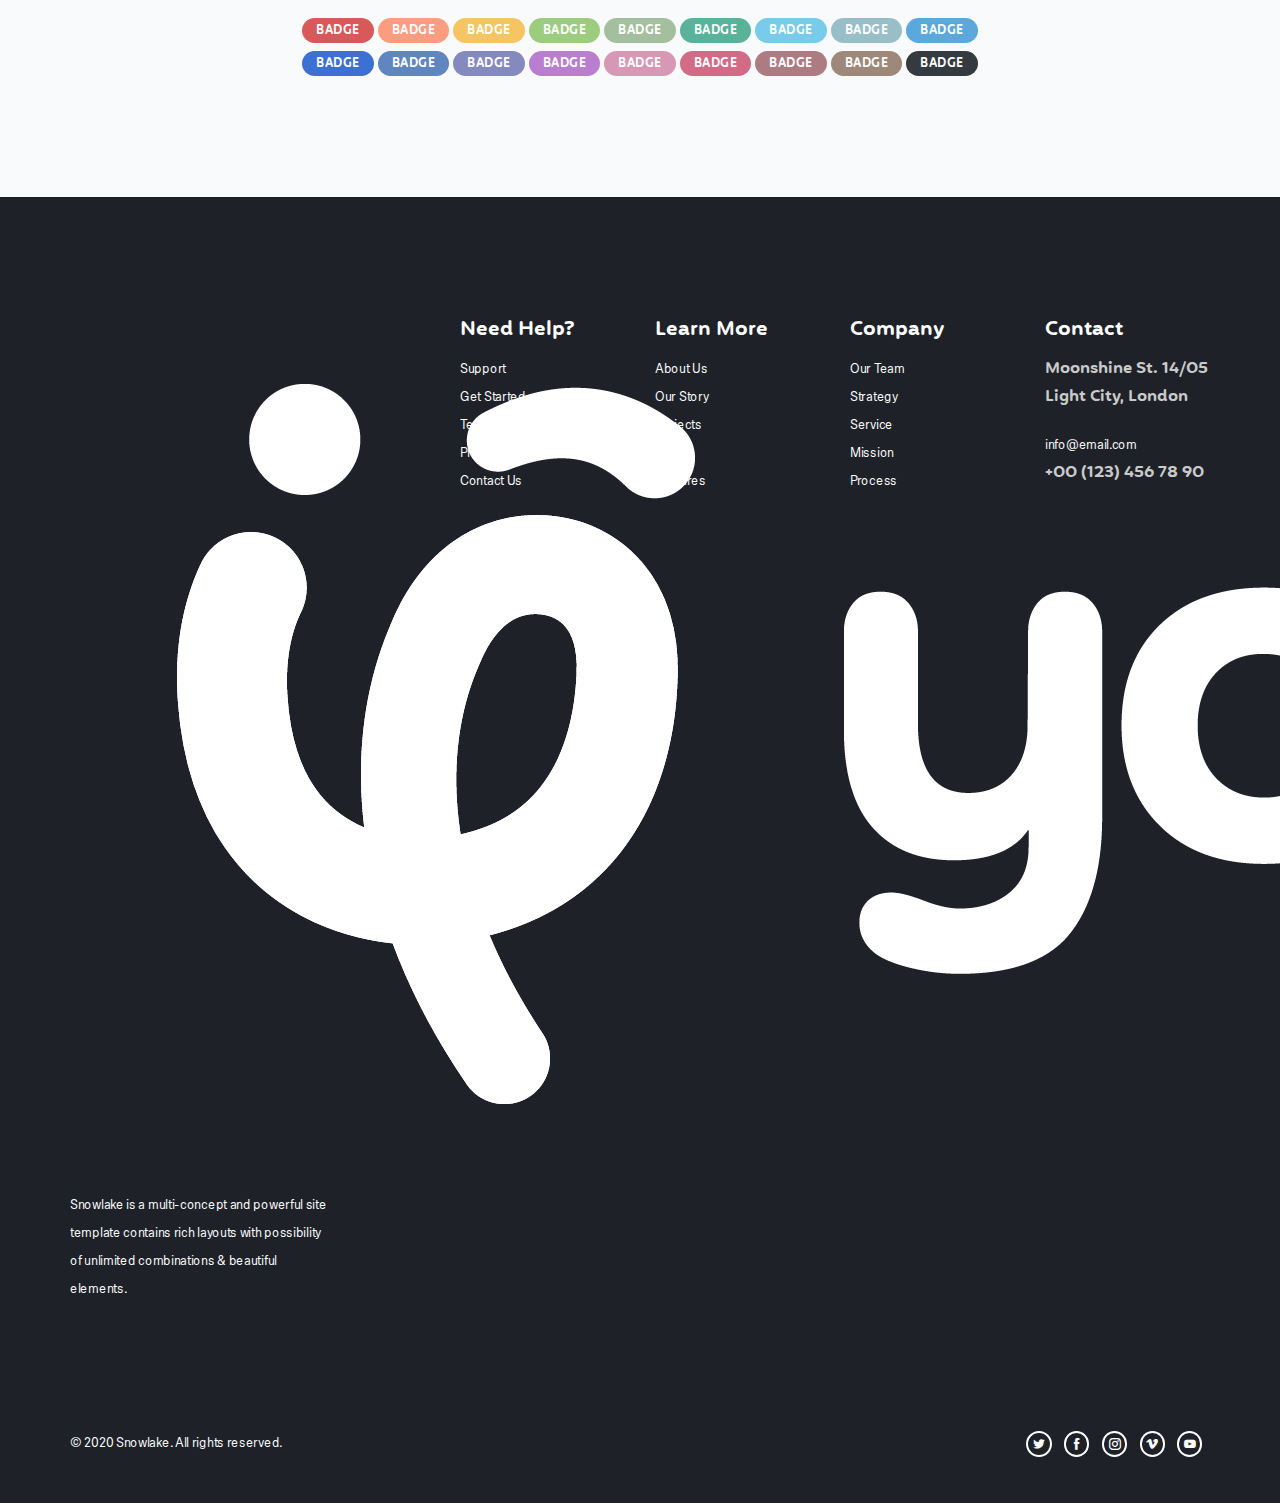
<file: buttons-badges.html>
<!DOCTYPE html>
<html lang="en">
<head>
  <meta charset="utf-8">
  <meta name="viewport" content="width=device-width, initial-scale=1.0">
  <link rel="shortcut icon" href="style/images/favicon.png">
  <title>Snowlake</title>
  <link rel="stylesheet" type="text/css" href="style/css/bootstrap.min.css">
  <link rel="stylesheet" type="text/css" href="style/css/plugins.css">
  <link rel="stylesheet" type="text/css" href="style/revolution/css/settings.css">
  <link rel="stylesheet" type="text/css" href="style/revolution/css/layers.css">
  <link rel="stylesheet" type="text/css" href="style/revolution/css/navigation.css">
  <link rel="stylesheet" type="text/css" href="style/type/type.css">
  <link rel="stylesheet" type="text/css" href="style.css">
  <link rel="stylesheet" type="text/css" href="style/css/color/purple.css">
</head>
<body>
  <div class="content-wrapper">
    <nav class="navbar absolute transparent inverse-text navbar-hover-opacity navbar-expand-lg">
      <div class="container">
        <div class="navbar-brand"><a href="index.html"><img src="#" srcset="style/images/logo.png 1x, style/images/logo@2x.png 2x" class="logo-dark" alt="" /><img src="#" srcset="style/images/logo-light.png 1x, style/images/logo-light@2x.png 2x" class="logo-light" alt="" /></a></div>
        <div class="navbar-other ml-auto order-lg-3">
          <ul class="navbar-nav flex-row align-items-center" data-sm-skip="true">
            <li class="nav-item">
              <div class="navbar-hamburger d-lg-none d-xl-none ml-auto"><button class="hamburger animate plain" data-toggle="offcanvas-nav"><span></span></button></div>
            </li>
            <li class="dropdown search-dropdown position-static nav-item">
              <a href="#" role="button" class="collapse-toggle" data-toggle="collapse" data-target=".search-dropdown-menu" aria-haspopup="true" aria-expanded="false"><i class="jam jam-search"></i></a>
              <div class="dropdown-menu search-dropdown-menu w-100 collapse">
                <div class="form-wrapper">
                  <form class="inverse-text">
                    <input type="text" class="form-control" placeholder="Search something">
                  </form>
                  <!-- /.search-form -->
                  <i class="dropdown-close jam jam-close"></i>
                </div>
                <!-- /.form-wrapper -->
              </div>
            </li>
            <li class="nav-item"><button class="plain" data-toggle="offcanvas-info"><i class="jam jam-info"></i></button></li>
          </ul>
          <!-- /.navbar-nav -->
        </div>
        <!-- /.navbar-other -->
        <div class="navbar-collapse offcanvas-nav">
          <div class="offcanvas-header d-lg-none d-xl-none">
            <a href="index.html"><img src="#" srcset="style/images/logo-light.png 1x, style/images/logo-light@2x.png 2x" alt="" /></a>
            <button class="plain offcanvas-close offcanvas-nav-close"><i class="jam jam-close"></i></button>
          </div>
          <ul class="navbar-nav ml-auto">
            <li class="nav-item"><a class="nav-link" href="index.html">Home</a>
              <ul class="dropdown-menu mega-menu boxed list-view text-left">
                <li class="mega-menu-content">
                  <div class="row">
                    <div class="col-lg-3">
                      <ul class="list-unstyled">
                        <li><a class="dropdown-item" href="index.html">Digital Startup</a></li>
                        <li><a class="dropdown-item" href="index2.html">Saas Landing</a></li>
                        <li><a class="dropdown-item" href="index3.html">SEO Agency</a></li>
                        <li><a class="dropdown-item" href="index4.html">Modern Business</a></li>
                        <li><a class="dropdown-item" href="index5.html">Design Agency</a></li>
                        <li><a class="dropdown-item" href="index6.html">App Presentation</a></li>
                        <li><a class="dropdown-item" href="index7.html">Creative Landing</a></li>
                      </ul>
                    </div>
                    <!--/column -->
                    <div class="col-lg-3">
                      <ul class="list-unstyled">
                        <li><a class="dropdown-item" href="index8.html">Marketing Startup</a></li>
                        <li><a class="dropdown-item" href="index9.html">Digital Agency</a></li>
                        <li><a class="dropdown-item" href="index10.html">Creative Business</a></li>
                        <li><a class="dropdown-item" href="index11.html">Software Landing</a></li>
                        <li><a class="dropdown-item" href="index12.html">App Landing</a></li>
                        <li><a class="dropdown-item" href="index13.html">Creative Agency</a></li>
                        <li><a class="dropdown-item" href="index14.html">Wedding Photography</a></li>
                      </ul>
                    </div>
                    <!--/column -->
                    <div class="col-lg-3">
                      <ul class="list-unstyled">
                        <li><a class="dropdown-item" href="index15.html">Food Photography</a></li>
                        <li><a class="dropdown-item" href="index16.html">Creative Onepage</a></li>
                        <li><a class="dropdown-item" href="index17.html">Marketing Company</a></li>
                        <li><a class="dropdown-item" href="index18.html">Startup Business</a></li>
                        <li><a class="dropdown-item" href="index19.html">Creative Resume</a></li>
                        <li><a class="dropdown-item" href="index20.html">Digital Studio</a></li>
                        <li><a class="dropdown-item" href="index21.html">Travel Blog</a></li>
                      </ul>
                    </div>
                    <!--/column -->
                    <div class="col-lg-3">
                      <ul class="list-unstyled">
                        <li><a class="dropdown-item" href="index22.html">Minimal Shop</a></li>
                        <li><a class="dropdown-item" href="index23.html">Minimal Portfolio</a></li>
                        <li><a class="dropdown-item" href="index24.html">Coming Soon</a></li>
                        <li><a class="dropdown-item" href="index25.html">Personal Creative</a></li>
                        <li><a class="dropdown-item" href="index26.html">Minimal Photography</a></li>
                        <li><a class="dropdown-item" href="index27.html">Maintenance</a></li>
                      </ul>
                    </div>
                    <!--/column -->
                  </div>
                  <!--/.row -->
                </li>
                <!--/.mega-menu-content-->
              </ul>
              <!--/.dropdown-menu -->
            </li>
            <li class="nav-item dropdown"><a class="nav-link dropdown-toggle" href="#!">Features</a>
              <ul class="dropdown-menu">
                <li class="dropdown"><a class="dropdown-item dropdown-toggle" href="#">Header</a>
                  <ul class="dropdown-menu">
                    <li class="nav-item"><a class="dropdown-item" href="header.html">Classic Header</a></li>
                    <li class="nav-item"><a class="dropdown-item" href="header2.html">Classic Light Header</a></li>
                    <li class="nav-item"><a class="dropdown-item" href="header3.html">Classic Dark Header</a></li>
                    <li class="nav-item"><a class="dropdown-item" href="header4.html">Header with Topbar</a></li>
                    <li class="nav-item"><a class="dropdown-item" href="header5.html">Wide Header</a></li>
                    <li class="nav-item"><a class="dropdown-item" href="header6.html">Extended Header</a></li>
                    <li class="nav-item"><a class="dropdown-item" href="header7.html">Fancy Light Header</a></li>
                    <li class="nav-item"><a class="dropdown-item" href="header8.html">Fancy Dark Header</a></li>
                    <li class="nav-item"><a class="dropdown-item" href="header9.html">Centered Header</a></li>
                  </ul>
                </li>
                <li class="dropdown"><a class="dropdown-item dropdown-toggle" href="#">Footer</a>
                  <ul class="dropdown-menu">
                    <li class="nav-item"><a class="dropdown-item" href="footer.html">Footer with Details</a></li>
                    <li class="nav-item"><a class="dropdown-item" href="footer2.html">Centered Footer</a></li>
                    <li class="nav-item"><a class="dropdown-item" href="footer3.html">Simple Footer</a></li>
                    <li class="nav-item"><a class="dropdown-item" href="footer4.html">Footer with Widgets</a></li>
                    <li class="nav-item"><a class="dropdown-item" href="footer5.html">Minimalist Footer</a></li>
                    <li class="nav-item"><a class="dropdown-item" href="footer6.html">Footer with Overflow</a></li>
                    <li class="nav-item"><a class="dropdown-item" href="footer7.html">Footer with Background Image</a></li>
                  </ul>
                </li>
                <li class="dropdown"><a class="dropdown-item dropdown-toggle" href="#">Page Title</a>
                  <ul class="dropdown-menu">
                    <li class="nav-item"><a class="dropdown-item" href="page-title.html">Page Title with Image</a></li>
                    <li class="nav-item"><a class="dropdown-item" href="page-title2.html">Page Title with Breadcrumbs</a></li>
                    <li class="nav-item"><a class="dropdown-item" href="page-title3.html">Page Title with Light Wrapper</a></li>
                    <li class="nav-item"><a class="dropdown-item" href="page-title4.html">Page Title with Gray Wrapper</a></li>
                    <li class="nav-item"><a class="dropdown-item" href="page-title5.html">Page Title with Dark Wrapper</a></li>
                    <li class="nav-item"><a class="dropdown-item" href="page-title6.html">Page Title with Colored Wrapper</a></li>
                    <li class="nav-item"><a class="dropdown-item" href="page-title7.html">Page Title with Gradient Wrapper</a></li>
                    <li class="nav-item"><a class="dropdown-item" href="page-title8.html">Page Title with Video Wrapper</a></li>
                  </ul>
                </li>
                <li class="dropdown"><a class="dropdown-item dropdown-toggle" href="#">Modal Popup</a>
                  <ul class="dropdown-menu">
                    <li class="nav-item"><a class="dropdown-item" href="modal-popup1.html">Subscription</a></li>
                    <li class="nav-item"><a class="dropdown-item" href="modal-popup2.html">Subscription Alternative</a></li>
                    <li class="nav-item"><a class="dropdown-item" href="modal-popup3.html">Sign Up</a></li>
                    <li class="nav-item"><a class="dropdown-item" href="modal-popup4.html">Contact Form</a></li>
                    <li class="nav-item"><a class="dropdown-item" href="modal-popup5.html">Cookie</a></li>
                    <li class="nav-item"><a class="dropdown-item" href="modal-popup6.html">Sale</a></li>
                  </ul>
                </li>
                <li class="nav-item dropdown"><a class="dropdown-item dropdown-toggle" href="#">Fonts</a>
                  <ul class="dropdown-menu">
                    <li class="nav-item"><a class="dropdown-item" href="font1.html">Jost</a></li>
                    <li class="nav-item"><a class="dropdown-item" href="font2.html">Nunito</a></li>
                    <li class="nav-item"><a class="dropdown-item" href="font3.html">DM Sans + Zilla Slab</a></li>
                    <li class="nav-item"><a class="dropdown-item" href="font4.html">HK Grotesk</a></li>
                    <li class="nav-item"><a class="dropdown-item" href="font5.html">Abhaya Libre</a></li>
                  </ul>
                </li>
                <li class="nav-item dropdown"><a class="dropdown-item dropdown-toggle" href="#">Colors</a>
                  <ul class="dropdown-menu">
                    <li class="nav-item"><a class="dropdown-item" href="color1.html">Aqua</a></li>
                    <li class="nav-item"><a class="dropdown-item" href="color2.html">Blue</a></li>
                    <li class="nav-item"><a class="dropdown-item" href="color3.html">Brown</a></li>
                    <li class="nav-item"><a class="dropdown-item" href="color4.html">Cobalt</a></li>
                    <li class="nav-item"><a class="dropdown-item" href="color5.html">Green</a></li>
                    <li class="nav-item"><a class="dropdown-item" href="color6.html">Hibiscus</a></li>
                    <li class="nav-item"><a class="dropdown-item" href="color7.html">Leaf</a></li>
                    <li class="nav-item"><a class="dropdown-item" href="color8.html">Meander</a></li>
                    <li class="nav-item"><a class="dropdown-item" href="color9.html">Orange</a></li>
                    <li class="nav-item"><a class="dropdown-item" href="color10.html">Pink</a></li>
                    <li class="nav-item"><a class="dropdown-item" href="color11.html">Purple</a></li>
                    <li class="nav-item"><a class="dropdown-item" href="color12.html">Red</a></li>
                    <li class="nav-item"><a class="dropdown-item" href="color13.html">Rose</a></li>
                    <li class="nav-item"><a class="dropdown-item" href="color14.html">Sky</a></li>
                    <li class="nav-item"><a class="dropdown-item" href="color15.html">Teal</a></li>
                    <li class="nav-item"><a class="dropdown-item" href="color16.html">Violet</a></li>
                    <li class="nav-item"><a class="dropdown-item" href="color17.html">Yellow</a></li>
                  </ul>
                </li>
                <li class="dropdown"><a class="dropdown-item dropdown-toggle" href="#">Onepage</a>
                  <ul class="dropdown-menu">
                    <li class="nav-item"><a class="dropdown-item" href="index16.html">Demo I</a></li>
                    <li class="nav-item"><a class="dropdown-item" href="index19.html">Demo II</a></li>
                  </ul>
                </li>
                <li class="nav-item"><a class="dropdown-item" href="box-layout.html">Box Layout</a></li>
              </ul>
            </li>
            <li class="nav-item dropdown"><a class="nav-link dropdown-toggle" href="#!">Pages</a>
              <ul class="dropdown-menu">
                <li class="dropdown"><a class="dropdown-item dropdown-toggle" href="#">Services</a>
                  <ul class="dropdown-menu">
                    <li class="nav-item"><a class="dropdown-item" href="services.html">Services I</a></li>
                    <li class="nav-item"><a class="dropdown-item" href="services2.html">Services II</a></li>
                    <li class="nav-item"><a class="dropdown-item" href="services3.html">Services III</a></li>
                    <li class="nav-item"><a class="dropdown-item" href="services4.html">Services IV</a></li>
                    <li class="nav-item"><a class="dropdown-item" href="services5.html">Services V</a></li>
                  </ul>
                </li>
                <li class="dropdown"><a class="dropdown-item dropdown-toggle" href="#">About</a>
                  <ul class="dropdown-menu">
                    <li class="nav-item"><a class="dropdown-item" href="about.html">About I</a></li>
                    <li class="nav-item"><a class="dropdown-item" href="about2.html">About II</a></li>
                    <li class="nav-item"><a class="dropdown-item" href="about3.html">About III</a></li>
                    <li class="nav-item"><a class="dropdown-item" href="about4.html">About IV</a></li>
                  </ul>
                </li>
                <li class="dropdown"><a class="dropdown-item dropdown-toggle" href="#">Shop</a>
                  <ul class="dropdown-menu">
                    <li class="nav-item"><a class="dropdown-item" href="shop.html">Shop</a></li>
                    <li class="nav-item"><a class="dropdown-item" href="shop2.html">Shop with Sidebar</a></li>
                    <li class="nav-item"><a class="dropdown-item" href="shop3.html">Shop with Left Sidebar</a></li>
                    <li class="nav-item"><a class="dropdown-item" href="shop-product.html">Product Page</a></li>
                    <li class="nav-item"><a class="dropdown-item" href="shop-cart.html">Shopping Cart</a></li>
                    <li class="nav-item"><a class="dropdown-item" href="shop-checkout.html">Checkout</a></li>
                  </ul>
                </li>
                <li class="dropdown"><a class="dropdown-item dropdown-toggle" href="#">Contact</a>
                  <ul class="dropdown-menu">
                    <li class="nav-item"><a class="dropdown-item" href="contact.html">Contact I</a></li>
                    <li class="nav-item"><a class="dropdown-item" href="contact2.html">Contact II</a></li>
                    <li class="nav-item"><a class="dropdown-item" href="contact3.html">Contact III</a></li>
                    <li class="nav-item"><a class="dropdown-item" href="contact4.html">Contact IV</a></li>
                  </ul>
                </li>
                <li><a class="dropdown-item" href="faq.html">FAQ</a></li>
                <li><a class="dropdown-item" href="page-loading.html">Page Loading</a></li>
                <li><a class="dropdown-item" href="scroll-animation.html">Scroll Animation</a></li>
              </ul>
            </li>
            <li class="nav-item"><a class="nav-link" href="#!">Elements</a>
              <ul class="dropdown-menu mega-menu boxed list-view text-left">
                <li class="mega-menu-content">
                  <div class="row">
                    <div class="col-lg-3">
                      <ul class="list-unstyled">
                        <li><a href="accordion.html">Accordion</a></li>
                        <li><a href="alerts.html">Alerts</a></li>
                        <li><a href="animated-text.html">Animated Text</a></li>
                        <li><a href="blockquote.html">Blockquote</a></li>
                        <li><a href="buttons-badges.html">Buttons & Badges</a></li>
                        <li><a href="call-to-action.html">Call to Action</a></li>
                        <li><a href="carousel.html">Carousel</a></li>
                        <li><a href="clients.html">Clients</a></li>
                        <li><a href="countdown.html">Countdown</a></li>
                        <li><a href="counter.html">Counter</a></li>
                      </ul>
                    </div>
                    <!--/column -->
                    <div class="col-lg-3">
                      <ul class="list-unstyled">
                        <li><a href="dividers.html">Dividers</a></li>
                        <li><a href="dropcap.html">Dropcap</a></li>
                        <li><a href="forms.html">Forms</a></li>
                        <li><a href="icon-concept.html">Icons - Concept</a></li>
                        <li><a href="icon-jam.html">Icons - Jam</a></li>
                        <li><a href="icon-icofont.html">Icons - Icofont</a></li>
                        <li><a href="icon-lineal.html">Icons - Lineal</a></li>
                        <li><a href="icon-box.html">Icon Box</a></li>
                        <li><a href="image-hover.html">Image Hover</a></li>
                        <li><a href="image-mask.html">Image Mask</a></li>
                      </ul>
                    </div>
                    <!--/column -->
                    <div class="col-lg-3">
                      <ul class="list-unstyled">
                        <li><a href="lightbox.html">Lightbox</a></li>
                        <li><a href="lists.html">Lists</a></li>
                        <li><a href="player.html">Media Player</a></li>
                        <li><a href="modal.html">Modal</a></li>
                        <li><a href="pricing.html">Pricing Tables</a></li>
                        <li><a href="process.html">Process Steps</a></li>
                        <li><a href="progressbar.html">Progress Bar</a></li>
                        <li><a href="animations.html">Scroll Animations</a></li>
                        <li><a href="social-icons.html">Social Icons</a></li>
                        <li><a href="tables.html">Tables</a></li>
                      </ul>
                    </div>
                    <!--/column -->
                    <div class="col-lg-3">
                      <ul class="list-unstyled">
                        <li><a href="tabs.html">Tabs</a></li>
                        <li><a href="team.html">Team</a></li>
                        <li><a href="testimonials.html">Testimonials</a></li>
                        <li><a href="titles.html">Titles</a></li>
                        <li><a href="toggle.html">Toggle</a></li>
                        <li><a href="tooltip-popover.html">Tooltip & Popover</a></li>
                        <li><a href="typography.html">Typography</a></li>
                        <li><a href="video-popup.html">Video Popup</a></li>
                        <li><a href="waves.html">Waves</a></li>
                        <li><a href="wrappers.html">Wrappers</a></li>
                      </ul>
                    </div>
                    <!--/column -->
                  </div>
                  <!--/.row -->
                </li>
                <!--/.mega-menu-content-->
              </ul>
              <!--/.dropdown-menu -->
            </li>
            <li class="nav-item dropdown"><a class="nav-link dropdown-toggle" href="#!">Portfolio</a>
              <ul class="dropdown-menu">
                <li><a class="dropdown-item" href="portfolio.html">Grid Portfolio</a></li>
                <li><a class="dropdown-item" href="portfolio2.html">Grid Portfolio with Details</a></li>
                <li><a class="dropdown-item" href="portfolio3.html">Masonry Portfolio</a></li>
                <li><a class="dropdown-item" href="portfolio4.html">Masonry Portfolio with Details</a></li>
                <li><a class="dropdown-item" href="portfolio5.html">Mosaic Portfolio</a></li>
                <li><a class="dropdown-item" href="portfolio6.html">Fullscreen Grid Portfolio</a></li>
                <li><a class="dropdown-item" href="portfolio7.html">Portfolio with Item Details</a></li>
                <li><a class="dropdown-item" href="portfolio8.html">Box Portfolio with Item Details</a></li>
                <li class="dropdown"><a class="dropdown-item dropdown-toggle" href="#">Portfolio Posts</a>
                  <ul class="dropdown-menu">
                    <li class="nav-item"><a class="dropdown-item" href="portfolio-post.html">Post with Multiple Images</a></li>
                    <li class="nav-item"><a class="dropdown-item" href="portfolio-post2.html">Post with Slider</a></li>
                    <li class="nav-item"><a class="dropdown-item" href="portfolio-post3.html">Post with Masonry Gallery</a></li>
                    <li class="nav-item"><a class="dropdown-item" href="portfolio-post4.html">Post with Carousel</a></li>
                    <li class="nav-item"><a class="dropdown-item" href="portfolio-post5.html">Post with Columns</a></li>
                    <li class="nav-item"><a class="dropdown-item" href="portfolio-post6.html">Post with Video</a></li>
                  </ul>
                </li>
              </ul>
            </li>
            <li class="nav-item dropdown"><a class="nav-link dropdown-toggle" href="#!">Blog</a>
              <ul class="dropdown-menu">
                <li><a class="dropdown-item" href="blog.html">Grid View</a></li>
                <li><a class="dropdown-item" href="blog2.html">Grid View with Sidebar</a></li>
                <li><a class="dropdown-item" href="blog3.html">Box Grid View</a></li>
                <li><a class="dropdown-item" href="blog4.html">Box Grid View with Sidebar</a></li>
                <li><a class="dropdown-item" href="blog5.html">Classic View</a></li>
                <li><a class="dropdown-item" href="blog6.html">Classic View with Sidebar</a></li>
                <li><a class="dropdown-item" href="blog7.html">Box Classic View</a></li>
                <li><a class="dropdown-item" href="blog8.html">Box Classic View with Sidebar</a></li>
                <li class="dropdown"><a class="dropdown-item dropdown-toggle" href="#">Blog Posts</a>
                  <ul class="dropdown-menu">
                    <li class="nav-item"><a class="dropdown-item" href="blog-post.html">Post No Sidebar</a></li>
                    <li class="nav-item"><a class="dropdown-item" href="blog-post2.html">Post with Sidebar</a></li>
                    <li class="nav-item"><a class="dropdown-item" href="blog-post3.html">Box Post No Sidebar </a></li>
                    <li class="nav-item"><a class="dropdown-item" href="blog-post4.html">Box Post with Sidebar </a></li>
                  </ul>
                </li>
              </ul>
            </li>
          </ul>
          <!-- /.navbar-nav -->
        </div>
        <!-- /.navbar-collapse -->
      </div>
      <!-- /.container -->
    </nav>
    <!-- /.navbar -->
    <div class="offcanvas-info inverse-text">
      <button class="plain offcanvas-close offcanvas-info-close"><i class="jam jam-close"></i></button>
      <a href="index.html"><img src="#" srcset="style/images/logo-light.png 1x, style/images/logo-light@2x.png 2x" alt="" /></a>
      <div class="space30"></div>
      <p>Snowlake is a multi-concept and powerful site template contains rich layouts with possibility of unlimited combinations & beautiful elements.</p>
      <div class="space20"></div>
      <div class="widget">
        <h5 class="widget-title">Contact Info</h5>
        <address> Moonshine St. 14/05 <br /> Light City, London <div class="space20"></div>
          <a href="mailto:first.last@email.com" class="nocolor">info@email.com</a><br /> +00 (123) 456 78 90 </address>
      </div>
      <!-- /.widget -->
      <div class="widget">
        <h3 class="widget-title">Learn More</h3>
        <ul class="list-unstyled">
          <li><a href="#" class="nocolor">Our Story</a></li>
          <li><a href="#" class="nocolor">Terms of Use</a></li>
          <li><a href="#" class="nocolor">Privacy Policy</a></li>
          <li><a href="#" class="nocolor">Contact Us</a></li>
        </ul>
      </div>
      <!-- /.widget -->
      <div class="widget">
        <h3 class="widget-title">Follow Us</h3>
        <ul class="social social-mute social-s ml-auto">
          <li><a href="#"><i class="jam jam-twitter"></i></a></li>
          <li><a href="#"><i class="jam jam-facebook"></i></a></li>
          <li><a href="#"><i class="jam jam-instagram"></i></a></li>
          <li><a href="#"><i class="jam jam-vimeo"></i></a></li>
          <li><a href="#"><i class="jam jam-youtube"></i></a></li>
        </ul>
      </div>
      <!-- /.widget -->
    </div>
    <!-- /.offcanvas-info -->
    <div class="wrapper image-wrapper bg-image page-title-wrapper inverse-text" data-image-src="style/images/art/bg1.jpg">
      <div class="container inner text-center">
        <div class="space90"></div>
        <h1 class="page-title">Buttons & Badges</h1>
        <p class="lead">Aenean lacinia bibendum nulla sed consectetur</p>
      </div>
      <!-- /.container -->
    </div>
    <!-- /.wrapper -->
    <div class="wrapper light-wrapper">
      <div class="container inner text-center">
        <h2 class="section-title mb-40 text-center">Button Sizes</h2>
        <a href="#" class="btn btn-l">Large Button</a>
        <div class="space10"></div>
        <a href="#" class="btn">Default Button</a>
        <div class="space10"></div>
        <a href="#" class="btn btn-s">Small Button</a>
      </div>
      <!-- /.container -->
    </div>
    <!-- /.wrapper -->
    <div class="wrapper gray-wrapper">
      <div class="container inner text-center">
        <h2 class="section-title mb-40 text-center">Button Colors</h2>
        <a href="#" class="btn btn-red">Button</a>
        <a href="#" class="btn btn-orange">Button</a>
        <a href="#" class="btn btn-yellow">Button</a>
        <a href="#" class="btn btn-green">Button</a>
        <a href="#" class="btn btn-leaf">Button</a>
        <a href="#" class="btn btn-teal">Button</a>
        <a href="#" class="btn btn-aqua">Button</a>
        <a href="#" class="btn btn-meander">Button</a>
        <a href="#" class="btn btn-blue">Button</a>
        <a href="#" class="btn btn-cobalt">Button</a>
        <a href="#" class="btn btn-sky">Button</a>
        <a href="#" class="btn btn-purple">Button</a>
        <a href="#" class="btn btn-violet">Button</a>
        <a href="#" class="btn btn-pink">Button</a>
        <a href="#" class="btn btn-rose">Button</a>
        <a href="#" class="btn btn-hibiscus">Button</a>
        <a href="#" class="btn btn-brown">Button</a>
        <a href="#" class="btn btn-dark">Button</a>
      </div>
      <!-- /.container -->
    </div>
    <!-- /.wrapper -->
    <div class="wrapper light-wrapper">
      <div class="container inner text-center">
        <h2 class="section-title mb-40 text-center">Badges</h2>
        <span class="badge badge-pill badge-primary">Primary</span> <span class="badge badge-pill badge-success">Success</span> <span class="badge badge-pill badge-info">Info</span> <span class="badge badge-pill badge-warning">Warning</span> <span class="badge badge-pill badge-danger">Danger</span>
        <div class="space20"></div>
        <span class="badge badge-pill bg-red">Badge</span>
        <span class="badge badge-pill bg-orange">Badge</span>
        <span class="badge badge-pill bg-yellow">Badge</span>
        <span class="badge badge-pill bg-green">Badge</span>
        <span class="badge badge-pill bg-leaf">Badge</span>
        <span class="badge badge-pill bg-teal">Badge</span>
        <span class="badge badge-pill bg-aqua">Badge</span>
        <span class="badge badge-pill bg-meander">Badge</span>
        <span class="badge badge-pill bg-blue">Badge</span>
        <div class="space5 d-none d-xl-block"></div>
        <span class="badge badge-pill bg-cobalt">Badge</span>
        <span class="badge badge-pill bg-sky">Badge</span>
        <span class="badge badge-pill bg-purple">Badge</span>
        <span class="badge badge-pill bg-violet">Badge</span>
        <span class="badge badge-pill bg-pink">Badge</span>
        <span class="badge badge-pill bg-rose">Badge</span>
        <span class="badge badge-pill bg-hibiscus">Badge</span>
        <span class="badge badge-pill bg-brown">Badge</span>
        <span class="badge badge-pill bg-dark">Badge</span>
      </div>
      <!-- /.container -->
    </div>
    <!-- /.wrapper -->
    <footer class="dark-wrapper inverse-text">
      <div class="container inner">
        <div class="row">
          <div class="col-md-12 col-lg-3 text-center text-lg-left">
            <div class="widget"> <img src="#" srcset="style/images/logo-light.png 1x, style/images/logo-light@2x.png 2x" alt="" />
              <div class="space20"></div>
              <p>Snowlake is a multi-concept and powerful site template contains rich layouts with possibility of unlimited combinations & beautiful elements.</p>
            </div>
            <!-- /.widget -->
          </div>
          <!-- /column -->
          <div class="space30 d-lg-none d-xl-none"></div>
          <div class="col-6 col-md-3 col-lg-2 offset-lg-1">
            <div class="widget">
              <h5 class="widget-title">Need Help?</h5>
              <ul class="list-unstyled mb-0">
                <li><a href="#">Support</a></li>
                <li><a href="#">Get Started</a></li>
                <li><a href="#">Terms of Use</a></li>
                <li><a href="#">Privacy Policy</a></li>
                <li><a href="#">Contact Us</a></li>
              </ul>
            </div>
            <!-- /.widget -->
          </div>
          <!-- /column -->
          <div class="col-6 col-md-3 col-lg-2">
            <div class="widget">
              <h5 class="widget-title">Learn More</h5>
              <ul class="list-unstyled mb-0">
                <li><a href="#">About Us</a></li>
                <li><a href="#">Our Story</a></li>
                <li><a href="#">Projects</a></li>
                <li><a href="#">Pricing</a></li>
                <li><a href="#">Features</a></li>
              </ul>
            </div>
            <!-- /.widget -->
          </div>
          <!-- /column -->
          <div class="col-6 col-md-3 col-lg-2">
            <div class="widget">
              <h5 class="widget-title">Company</h5>
              <ul class="list-unstyled mb-0">
                <li><a href="#">Our Team</a></li>
                <li><a href="#">Strategy</a></li>
                <li><a href="#">Service</a></li>
                <li><a href="#">Mission</a></li>
                <li><a href="#">Process</a></li>
              </ul>
            </div>
            <!-- /.widget -->
          </div>
          <!-- /column -->
          <div class="col-6 col-md-3 col-lg-2">
            <div class="widget">
              <h5 class="widget-title">Contact</h5>
              <address> Moonshine St. 14/05 Light City, London </address>
              <a href="mailto:first.last@email.com">info@email.com</a><br /> +00 (123) 456 78 90
            </div>
            <!-- /.widget -->
          </div>
          <!-- /column -->
        </div>
        <!-- /.row -->
      </div>
      <!-- /.container -->
      <div class="container inner pt-0 pb-40 d-flex align-items-center">
        <p class="mb-0 mr-auto">© 2020 Snowlake. All rights reserved.</p>
        <ul class="social social-mute social-s ml-auto">
          <li><a href="#"><i class="jam jam-twitter"></i></a></li>
          <li><a href="#"><i class="jam jam-facebook"></i></a></li>
          <li><a href="#"><i class="jam jam-instagram"></i></a></li>
          <li><a href="#"><i class="jam jam-vimeo"></i></a></li>
          <li><a href="#"><i class="jam jam-youtube"></i></a></li>
        </ul>
      </div>
    </footer>
  </div>
  <!-- /.content-wrapper -->
  <script src="style/js/jquery.min.js"></script>
  <script src="style/js/popper.min.js"></script>
  <script src="style/js/bootstrap.min.js"></script>
  <script src="style/revolution/js/jquery.themepunch.tools.min.js"></script>
  <script src="style/revolution/js/jquery.themepunch.revolution.min.js"></script>
  <script src="style/revolution/js/extensions/revolution.extension.actions.min.js"></script>
  <script src="style/revolution/js/extensions/revolution.extension.carousel.min.js"></script>
  <script src="style/revolution/js/extensions/revolution.extension.kenburn.min.js"></script>
  <script src="style/revolution/js/extensions/revolution.extension.layeranimation.min.js"></script>
  <script src="style/revolution/js/extensions/revolution.extension.migration.min.js"></script>
  <script src="style/revolution/js/extensions/revolution.extension.navigation.min.js"></script>
  <script src="style/revolution/js/extensions/revolution.extension.parallax.min.js"></script>
  <script src="style/revolution/js/extensions/revolution.extension.slideanims.min.js"></script>
  <script src="style/revolution/js/extensions/revolution.extension.video.min.js"></script>
  <script src="style/js/plugins.js"></script>
  <script src="style/js/scripts.js"></script>
</body>
</html>
</file>
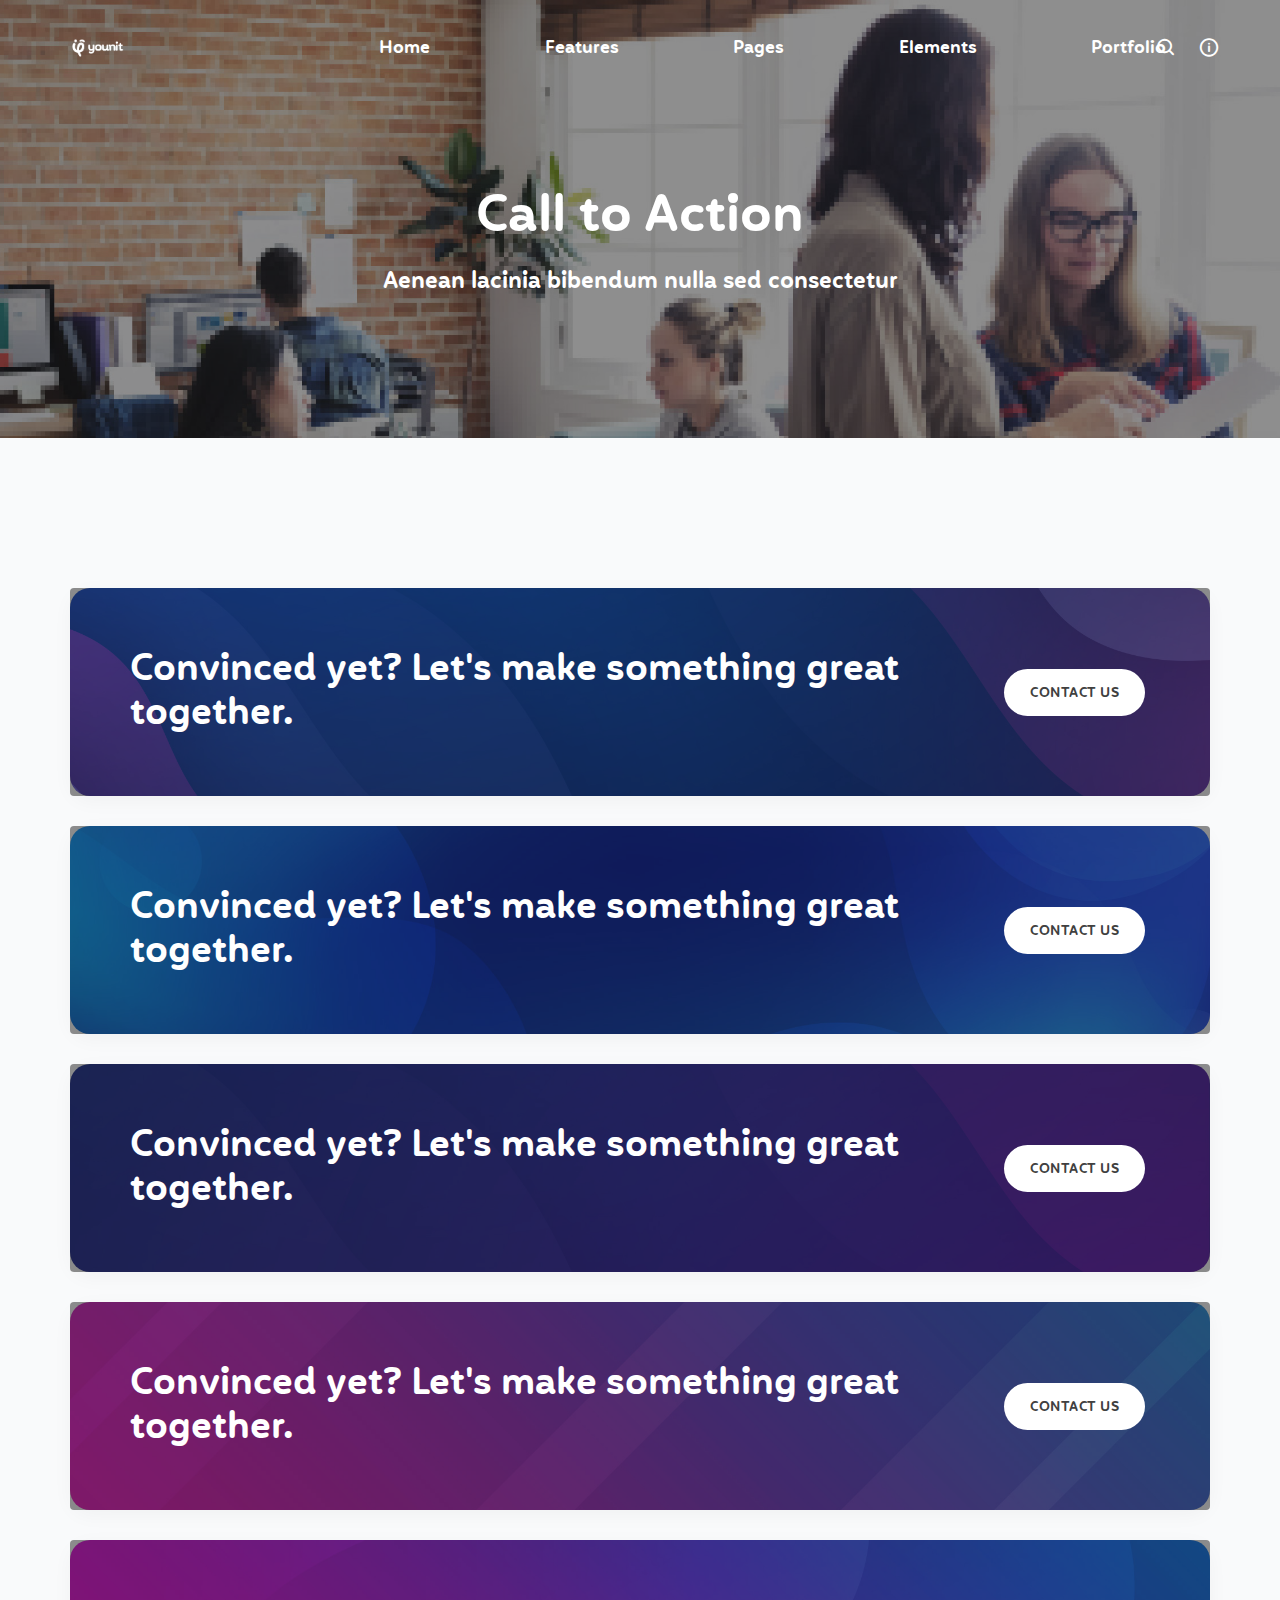
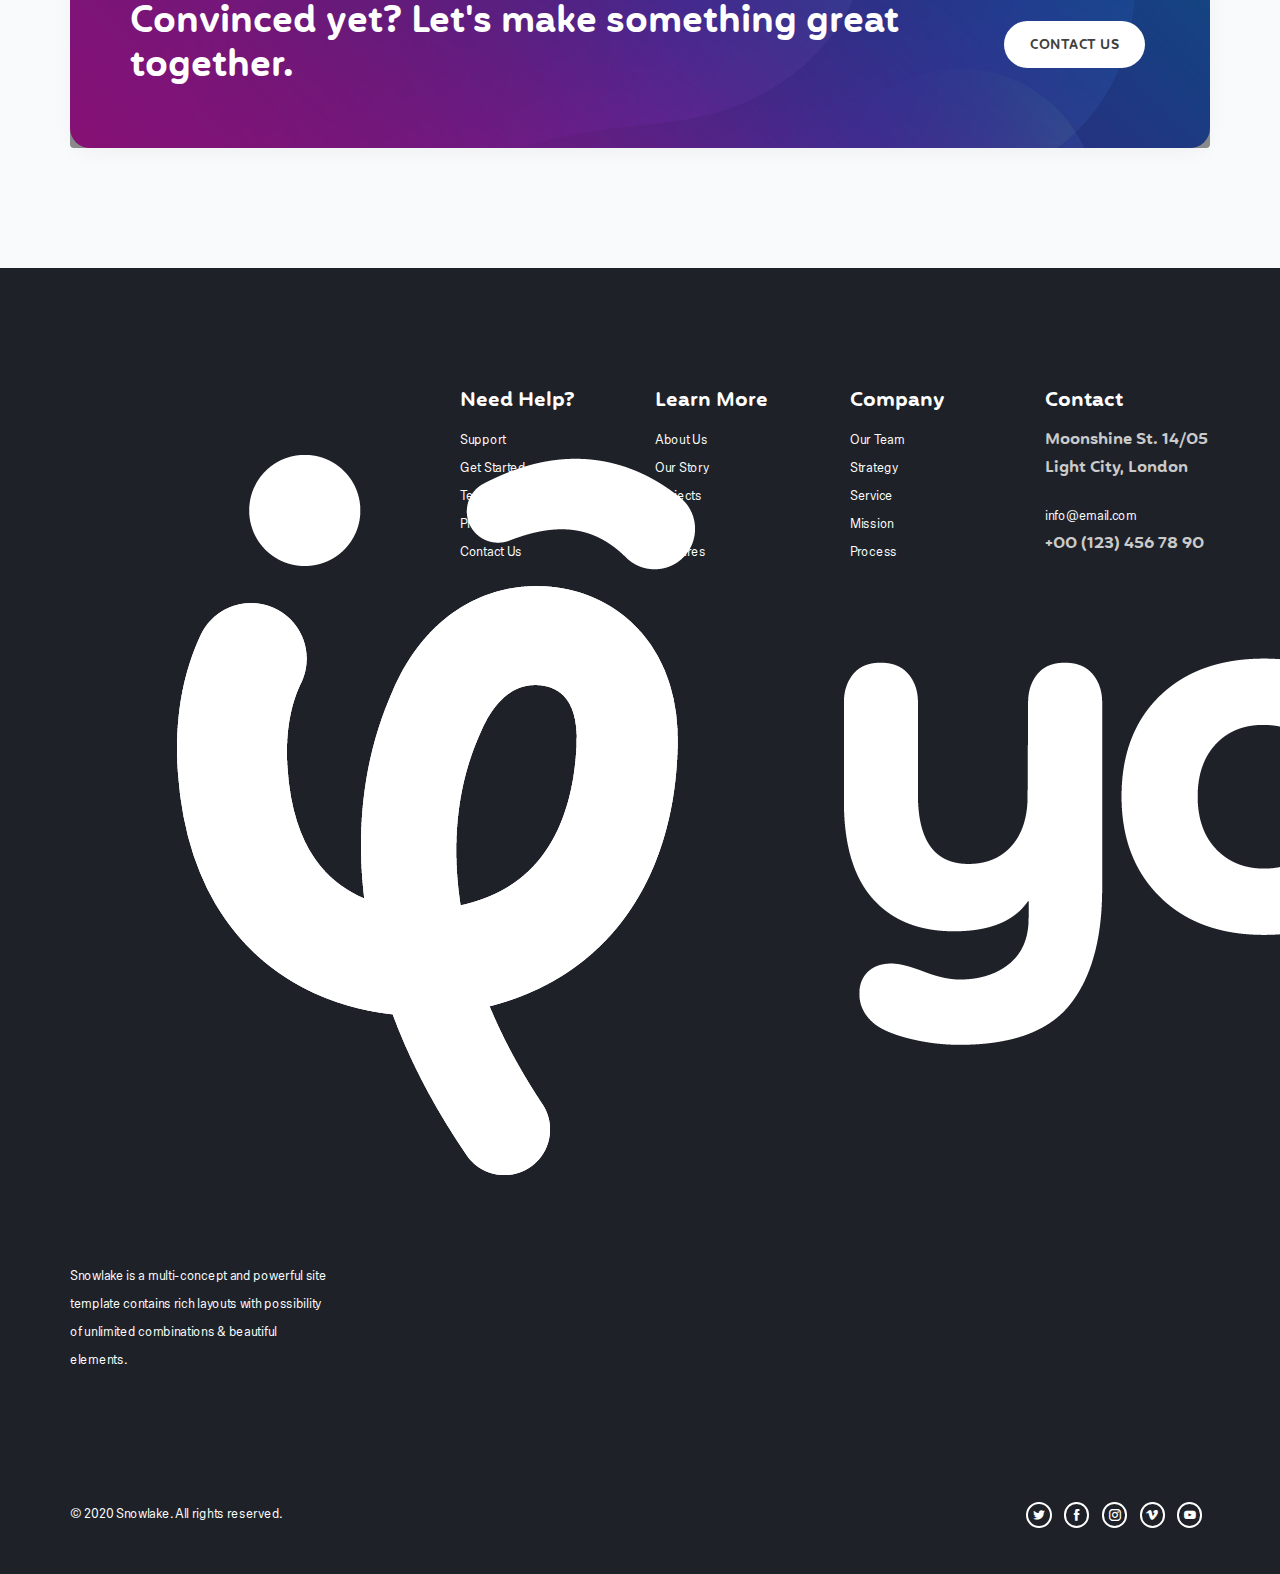
<file: call-to-action.html>
<!DOCTYPE html>
<html lang="en">
<head>
  <meta charset="utf-8">
  <meta name="viewport" content="width=device-width, initial-scale=1.0">
  <link rel="shortcut icon" href="style/images/favicon.png">
  <title>Snowlake</title>
  <link rel="stylesheet" type="text/css" href="style/css/bootstrap.min.css">
  <link rel="stylesheet" type="text/css" href="style/css/plugins.css">
  <link rel="stylesheet" type="text/css" href="style/revolution/css/settings.css">
  <link rel="stylesheet" type="text/css" href="style/revolution/css/layers.css">
  <link rel="stylesheet" type="text/css" href="style/revolution/css/navigation.css">
  <link rel="stylesheet" type="text/css" href="style/type/type.css">
  <link rel="stylesheet" type="text/css" href="style.css">
  <link rel="stylesheet" type="text/css" href="style/css/color/purple.css">
</head>
<body>
  <div class="content-wrapper">
    <nav class="navbar absolute transparent inverse-text navbar-hover-opacity navbar-expand-lg">
      <div class="container">
        <div class="navbar-brand"><a href="index.html"><img src="#" srcset="style/images/logo.png 1x, style/images/logo@2x.png 2x" class="logo-dark" alt="" /><img src="#" srcset="style/images/logo-light.png 1x, style/images/logo-light@2x.png 2x" class="logo-light" alt="" /></a></div>
        <div class="navbar-other ml-auto order-lg-3">
          <ul class="navbar-nav flex-row align-items-center" data-sm-skip="true">
            <li class="nav-item">
              <div class="navbar-hamburger d-lg-none d-xl-none ml-auto"><button class="hamburger animate plain" data-toggle="offcanvas-nav"><span></span></button></div>
            </li>
            <li class="dropdown search-dropdown position-static nav-item">
              <a href="#" role="button" class="collapse-toggle" data-toggle="collapse" data-target=".search-dropdown-menu" aria-haspopup="true" aria-expanded="false"><i class="jam jam-search"></i></a>
              <div class="dropdown-menu search-dropdown-menu w-100 collapse">
                <div class="form-wrapper">
                  <form class="inverse-text">
                    <input type="text" class="form-control" placeholder="Search something">
                  </form>
                  <!-- /.search-form -->
                  <i class="dropdown-close jam jam-close"></i>
                </div>
                <!-- /.form-wrapper -->
              </div>
            </li>
            <li class="nav-item"><button class="plain" data-toggle="offcanvas-info"><i class="jam jam-info"></i></button></li>
          </ul>
          <!-- /.navbar-nav -->
        </div>
        <!-- /.navbar-other -->
        <div class="navbar-collapse offcanvas-nav">
          <div class="offcanvas-header d-lg-none d-xl-none">
            <a href="index.html"><img src="#" srcset="style/images/logo-light.png 1x, style/images/logo-light@2x.png 2x" alt="" /></a>
            <button class="plain offcanvas-close offcanvas-nav-close"><i class="jam jam-close"></i></button>
          </div>
          <ul class="navbar-nav ml-auto">
            <li class="nav-item"><a class="nav-link" href="index.html">Home</a>
              <ul class="dropdown-menu mega-menu boxed list-view text-left">
                <li class="mega-menu-content">
                  <div class="row">
                    <div class="col-lg-3">
                      <ul class="list-unstyled">
                        <li><a class="dropdown-item" href="index.html">Digital Startup</a></li>
                        <li><a class="dropdown-item" href="index2.html">Saas Landing</a></li>
                        <li><a class="dropdown-item" href="index3.html">SEO Agency</a></li>
                        <li><a class="dropdown-item" href="index4.html">Modern Business</a></li>
                        <li><a class="dropdown-item" href="index5.html">Design Agency</a></li>
                        <li><a class="dropdown-item" href="index6.html">App Presentation</a></li>
                        <li><a class="dropdown-item" href="index7.html">Creative Landing</a></li>
                      </ul>
                    </div>
                    <!--/column -->
                    <div class="col-lg-3">
                      <ul class="list-unstyled">
                        <li><a class="dropdown-item" href="index8.html">Marketing Startup</a></li>
                        <li><a class="dropdown-item" href="index9.html">Digital Agency</a></li>
                        <li><a class="dropdown-item" href="index10.html">Creative Business</a></li>
                        <li><a class="dropdown-item" href="index11.html">Software Landing</a></li>
                        <li><a class="dropdown-item" href="index12.html">App Landing</a></li>
                        <li><a class="dropdown-item" href="index13.html">Creative Agency</a></li>
                        <li><a class="dropdown-item" href="index14.html">Wedding Photography</a></li>
                      </ul>
                    </div>
                    <!--/column -->
                    <div class="col-lg-3">
                      <ul class="list-unstyled">
                        <li><a class="dropdown-item" href="index15.html">Food Photography</a></li>
                        <li><a class="dropdown-item" href="index16.html">Creative Onepage</a></li>
                        <li><a class="dropdown-item" href="index17.html">Marketing Company</a></li>
                        <li><a class="dropdown-item" href="index18.html">Startup Business</a></li>
                        <li><a class="dropdown-item" href="index19.html">Creative Resume</a></li>
                        <li><a class="dropdown-item" href="index20.html">Digital Studio</a></li>
                        <li><a class="dropdown-item" href="index21.html">Travel Blog</a></li>
                      </ul>
                    </div>
                    <!--/column -->
                    <div class="col-lg-3">
                      <ul class="list-unstyled">
                        <li><a class="dropdown-item" href="index22.html">Minimal Shop</a></li>
                        <li><a class="dropdown-item" href="index23.html">Minimal Portfolio</a></li>
                        <li><a class="dropdown-item" href="index24.html">Coming Soon</a></li>
                        <li><a class="dropdown-item" href="index25.html">Personal Creative</a></li>
                        <li><a class="dropdown-item" href="index26.html">Minimal Photography</a></li>
                        <li><a class="dropdown-item" href="index27.html">Maintenance</a></li>
                      </ul>
                    </div>
                    <!--/column -->
                  </div>
                  <!--/.row -->
                </li>
                <!--/.mega-menu-content-->
              </ul>
              <!--/.dropdown-menu -->
            </li>
            <li class="nav-item dropdown"><a class="nav-link dropdown-toggle" href="#!">Features</a>
              <ul class="dropdown-menu">
                <li class="dropdown"><a class="dropdown-item dropdown-toggle" href="#">Header</a>
                  <ul class="dropdown-menu">
                    <li class="nav-item"><a class="dropdown-item" href="header.html">Classic Header</a></li>
                    <li class="nav-item"><a class="dropdown-item" href="header2.html">Classic Light Header</a></li>
                    <li class="nav-item"><a class="dropdown-item" href="header3.html">Classic Dark Header</a></li>
                    <li class="nav-item"><a class="dropdown-item" href="header4.html">Header with Topbar</a></li>
                    <li class="nav-item"><a class="dropdown-item" href="header5.html">Wide Header</a></li>
                    <li class="nav-item"><a class="dropdown-item" href="header6.html">Extended Header</a></li>
                    <li class="nav-item"><a class="dropdown-item" href="header7.html">Fancy Light Header</a></li>
                    <li class="nav-item"><a class="dropdown-item" href="header8.html">Fancy Dark Header</a></li>
                    <li class="nav-item"><a class="dropdown-item" href="header9.html">Centered Header</a></li>
                  </ul>
                </li>
                <li class="dropdown"><a class="dropdown-item dropdown-toggle" href="#">Footer</a>
                  <ul class="dropdown-menu">
                    <li class="nav-item"><a class="dropdown-item" href="footer.html">Footer with Details</a></li>
                    <li class="nav-item"><a class="dropdown-item" href="footer2.html">Centered Footer</a></li>
                    <li class="nav-item"><a class="dropdown-item" href="footer3.html">Simple Footer</a></li>
                    <li class="nav-item"><a class="dropdown-item" href="footer4.html">Footer with Widgets</a></li>
                    <li class="nav-item"><a class="dropdown-item" href="footer5.html">Minimalist Footer</a></li>
                    <li class="nav-item"><a class="dropdown-item" href="footer6.html">Footer with Overflow</a></li>
                    <li class="nav-item"><a class="dropdown-item" href="footer7.html">Footer with Background Image</a></li>
                  </ul>
                </li>
                <li class="dropdown"><a class="dropdown-item dropdown-toggle" href="#">Page Title</a>
                  <ul class="dropdown-menu">
                    <li class="nav-item"><a class="dropdown-item" href="page-title.html">Page Title with Image</a></li>
                    <li class="nav-item"><a class="dropdown-item" href="page-title2.html">Page Title with Breadcrumbs</a></li>
                    <li class="nav-item"><a class="dropdown-item" href="page-title3.html">Page Title with Light Wrapper</a></li>
                    <li class="nav-item"><a class="dropdown-item" href="page-title4.html">Page Title with Gray Wrapper</a></li>
                    <li class="nav-item"><a class="dropdown-item" href="page-title5.html">Page Title with Dark Wrapper</a></li>
                    <li class="nav-item"><a class="dropdown-item" href="page-title6.html">Page Title with Colored Wrapper</a></li>
                    <li class="nav-item"><a class="dropdown-item" href="page-title7.html">Page Title with Gradient Wrapper</a></li>
                    <li class="nav-item"><a class="dropdown-item" href="page-title8.html">Page Title with Video Wrapper</a></li>
                  </ul>
                </li>
                <li class="dropdown"><a class="dropdown-item dropdown-toggle" href="#">Modal Popup</a>
                  <ul class="dropdown-menu">
                    <li class="nav-item"><a class="dropdown-item" href="modal-popup1.html">Subscription</a></li>
                    <li class="nav-item"><a class="dropdown-item" href="modal-popup2.html">Subscription Alternative</a></li>
                    <li class="nav-item"><a class="dropdown-item" href="modal-popup3.html">Sign Up</a></li>
                    <li class="nav-item"><a class="dropdown-item" href="modal-popup4.html">Contact Form</a></li>
                    <li class="nav-item"><a class="dropdown-item" href="modal-popup5.html">Cookie</a></li>
                    <li class="nav-item"><a class="dropdown-item" href="modal-popup6.html">Sale</a></li>
                  </ul>
                </li>
                <li class="nav-item dropdown"><a class="dropdown-item dropdown-toggle" href="#">Fonts</a>
                  <ul class="dropdown-menu">
                    <li class="nav-item"><a class="dropdown-item" href="font1.html">Jost</a></li>
                    <li class="nav-item"><a class="dropdown-item" href="font2.html">Nunito</a></li>
                    <li class="nav-item"><a class="dropdown-item" href="font3.html">DM Sans + Zilla Slab</a></li>
                    <li class="nav-item"><a class="dropdown-item" href="font4.html">HK Grotesk</a></li>
                    <li class="nav-item"><a class="dropdown-item" href="font5.html">Abhaya Libre</a></li>
                  </ul>
                </li>
                <li class="nav-item dropdown"><a class="dropdown-item dropdown-toggle" href="#">Colors</a>
                  <ul class="dropdown-menu">
                    <li class="nav-item"><a class="dropdown-item" href="color1.html">Aqua</a></li>
                    <li class="nav-item"><a class="dropdown-item" href="color2.html">Blue</a></li>
                    <li class="nav-item"><a class="dropdown-item" href="color3.html">Brown</a></li>
                    <li class="nav-item"><a class="dropdown-item" href="color4.html">Cobalt</a></li>
                    <li class="nav-item"><a class="dropdown-item" href="color5.html">Green</a></li>
                    <li class="nav-item"><a class="dropdown-item" href="color6.html">Hibiscus</a></li>
                    <li class="nav-item"><a class="dropdown-item" href="color7.html">Leaf</a></li>
                    <li class="nav-item"><a class="dropdown-item" href="color8.html">Meander</a></li>
                    <li class="nav-item"><a class="dropdown-item" href="color9.html">Orange</a></li>
                    <li class="nav-item"><a class="dropdown-item" href="color10.html">Pink</a></li>
                    <li class="nav-item"><a class="dropdown-item" href="color11.html">Purple</a></li>
                    <li class="nav-item"><a class="dropdown-item" href="color12.html">Red</a></li>
                    <li class="nav-item"><a class="dropdown-item" href="color13.html">Rose</a></li>
                    <li class="nav-item"><a class="dropdown-item" href="color14.html">Sky</a></li>
                    <li class="nav-item"><a class="dropdown-item" href="color15.html">Teal</a></li>
                    <li class="nav-item"><a class="dropdown-item" href="color16.html">Violet</a></li>
                    <li class="nav-item"><a class="dropdown-item" href="color17.html">Yellow</a></li>
                  </ul>
                </li>
                <li class="dropdown"><a class="dropdown-item dropdown-toggle" href="#">Onepage</a>
                  <ul class="dropdown-menu">
                    <li class="nav-item"><a class="dropdown-item" href="index16.html">Demo I</a></li>
                    <li class="nav-item"><a class="dropdown-item" href="index19.html">Demo II</a></li>
                  </ul>
                </li>
                <li class="nav-item"><a class="dropdown-item" href="box-layout.html">Box Layout</a></li>
              </ul>
            </li>
            <li class="nav-item dropdown"><a class="nav-link dropdown-toggle" href="#!">Pages</a>
              <ul class="dropdown-menu">
                <li class="dropdown"><a class="dropdown-item dropdown-toggle" href="#">Services</a>
                  <ul class="dropdown-menu">
                    <li class="nav-item"><a class="dropdown-item" href="services.html">Services I</a></li>
                    <li class="nav-item"><a class="dropdown-item" href="services2.html">Services II</a></li>
                    <li class="nav-item"><a class="dropdown-item" href="services3.html">Services III</a></li>
                    <li class="nav-item"><a class="dropdown-item" href="services4.html">Services IV</a></li>
                    <li class="nav-item"><a class="dropdown-item" href="services5.html">Services V</a></li>
                  </ul>
                </li>
                <li class="dropdown"><a class="dropdown-item dropdown-toggle" href="#">About</a>
                  <ul class="dropdown-menu">
                    <li class="nav-item"><a class="dropdown-item" href="about.html">About I</a></li>
                    <li class="nav-item"><a class="dropdown-item" href="about2.html">About II</a></li>
                    <li class="nav-item"><a class="dropdown-item" href="about3.html">About III</a></li>
                    <li class="nav-item"><a class="dropdown-item" href="about4.html">About IV</a></li>
                  </ul>
                </li>
                <li class="dropdown"><a class="dropdown-item dropdown-toggle" href="#">Shop</a>
                  <ul class="dropdown-menu">
                    <li class="nav-item"><a class="dropdown-item" href="shop.html">Shop</a></li>
                    <li class="nav-item"><a class="dropdown-item" href="shop2.html">Shop with Sidebar</a></li>
                    <li class="nav-item"><a class="dropdown-item" href="shop3.html">Shop with Left Sidebar</a></li>
                    <li class="nav-item"><a class="dropdown-item" href="shop-product.html">Product Page</a></li>
                    <li class="nav-item"><a class="dropdown-item" href="shop-cart.html">Shopping Cart</a></li>
                    <li class="nav-item"><a class="dropdown-item" href="shop-checkout.html">Checkout</a></li>
                  </ul>
                </li>
                <li class="dropdown"><a class="dropdown-item dropdown-toggle" href="#">Contact</a>
                  <ul class="dropdown-menu">
                    <li class="nav-item"><a class="dropdown-item" href="contact.html">Contact I</a></li>
                    <li class="nav-item"><a class="dropdown-item" href="contact2.html">Contact II</a></li>
                    <li class="nav-item"><a class="dropdown-item" href="contact3.html">Contact III</a></li>
                    <li class="nav-item"><a class="dropdown-item" href="contact4.html">Contact IV</a></li>
                  </ul>
                </li>
                <li><a class="dropdown-item" href="faq.html">FAQ</a></li>
                <li><a class="dropdown-item" href="page-loading.html">Page Loading</a></li>
                <li><a class="dropdown-item" href="scroll-animation.html">Scroll Animation</a></li>
              </ul>
            </li>
            <li class="nav-item"><a class="nav-link" href="#!">Elements</a>
              <ul class="dropdown-menu mega-menu boxed list-view text-left">
                <li class="mega-menu-content">
                  <div class="row">
                    <div class="col-lg-3">
                      <ul class="list-unstyled">
                        <li><a href="accordion.html">Accordion</a></li>
                        <li><a href="alerts.html">Alerts</a></li>
                        <li><a href="animated-text.html">Animated Text</a></li>
                        <li><a href="blockquote.html">Blockquote</a></li>
                        <li><a href="buttons-badges.html">Buttons & Badges</a></li>
                        <li><a href="call-to-action.html">Call to Action</a></li>
                        <li><a href="carousel.html">Carousel</a></li>
                        <li><a href="clients.html">Clients</a></li>
                        <li><a href="countdown.html">Countdown</a></li>
                        <li><a href="counter.html">Counter</a></li>
                      </ul>
                    </div>
                    <!--/column -->
                    <div class="col-lg-3">
                      <ul class="list-unstyled">
                        <li><a href="dividers.html">Dividers</a></li>
                        <li><a href="dropcap.html">Dropcap</a></li>
                        <li><a href="forms.html">Forms</a></li>
                        <li><a href="icon-concept.html">Icons - Concept</a></li>
                        <li><a href="icon-jam.html">Icons - Jam</a></li>
                        <li><a href="icon-icofont.html">Icons - Icofont</a></li>
                        <li><a href="icon-lineal.html">Icons - Lineal</a></li>
                        <li><a href="icon-box.html">Icon Box</a></li>
                        <li><a href="image-hover.html">Image Hover</a></li>
                        <li><a href="image-mask.html">Image Mask</a></li>
                      </ul>
                    </div>
                    <!--/column -->
                    <div class="col-lg-3">
                      <ul class="list-unstyled">
                        <li><a href="lightbox.html">Lightbox</a></li>
                        <li><a href="lists.html">Lists</a></li>
                        <li><a href="player.html">Media Player</a></li>
                        <li><a href="modal.html">Modal</a></li>
                        <li><a href="pricing.html">Pricing Tables</a></li>
                        <li><a href="process.html">Process Steps</a></li>
                        <li><a href="progressbar.html">Progress Bar</a></li>
                        <li><a href="animations.html">Scroll Animations</a></li>
                        <li><a href="social-icons.html">Social Icons</a></li>
                        <li><a href="tables.html">Tables</a></li>
                      </ul>
                    </div>
                    <!--/column -->
                    <div class="col-lg-3">
                      <ul class="list-unstyled">
                        <li><a href="tabs.html">Tabs</a></li>
                        <li><a href="team.html">Team</a></li>
                        <li><a href="testimonials.html">Testimonials</a></li>
                        <li><a href="titles.html">Titles</a></li>
                        <li><a href="toggle.html">Toggle</a></li>
                        <li><a href="tooltip-popover.html">Tooltip & Popover</a></li>
                        <li><a href="typography.html">Typography</a></li>
                        <li><a href="video-popup.html">Video Popup</a></li>
                        <li><a href="waves.html">Waves</a></li>
                        <li><a href="wrappers.html">Wrappers</a></li>
                      </ul>
                    </div>
                    <!--/column -->
                  </div>
                  <!--/.row -->
                </li>
                <!--/.mega-menu-content-->
              </ul>
              <!--/.dropdown-menu -->
            </li>
            <li class="nav-item dropdown"><a class="nav-link dropdown-toggle" href="#!">Portfolio</a>
              <ul class="dropdown-menu">
                <li><a class="dropdown-item" href="portfolio.html">Grid Portfolio</a></li>
                <li><a class="dropdown-item" href="portfolio2.html">Grid Portfolio with Details</a></li>
                <li><a class="dropdown-item" href="portfolio3.html">Masonry Portfolio</a></li>
                <li><a class="dropdown-item" href="portfolio4.html">Masonry Portfolio with Details</a></li>
                <li><a class="dropdown-item" href="portfolio5.html">Mosaic Portfolio</a></li>
                <li><a class="dropdown-item" href="portfolio6.html">Fullscreen Grid Portfolio</a></li>
                <li><a class="dropdown-item" href="portfolio7.html">Portfolio with Item Details</a></li>
                <li><a class="dropdown-item" href="portfolio8.html">Box Portfolio with Item Details</a></li>
                <li class="dropdown"><a class="dropdown-item dropdown-toggle" href="#">Portfolio Posts</a>
                  <ul class="dropdown-menu">
                    <li class="nav-item"><a class="dropdown-item" href="portfolio-post.html">Post with Multiple Images</a></li>
                    <li class="nav-item"><a class="dropdown-item" href="portfolio-post2.html">Post with Slider</a></li>
                    <li class="nav-item"><a class="dropdown-item" href="portfolio-post3.html">Post with Masonry Gallery</a></li>
                    <li class="nav-item"><a class="dropdown-item" href="portfolio-post4.html">Post with Carousel</a></li>
                    <li class="nav-item"><a class="dropdown-item" href="portfolio-post5.html">Post with Columns</a></li>
                    <li class="nav-item"><a class="dropdown-item" href="portfolio-post6.html">Post with Video</a></li>
                  </ul>
                </li>
              </ul>
            </li>
            <li class="nav-item dropdown"><a class="nav-link dropdown-toggle" href="#!">Blog</a>
              <ul class="dropdown-menu">
                <li><a class="dropdown-item" href="blog.html">Grid View</a></li>
                <li><a class="dropdown-item" href="blog2.html">Grid View with Sidebar</a></li>
                <li><a class="dropdown-item" href="blog3.html">Box Grid View</a></li>
                <li><a class="dropdown-item" href="blog4.html">Box Grid View with Sidebar</a></li>
                <li><a class="dropdown-item" href="blog5.html">Classic View</a></li>
                <li><a class="dropdown-item" href="blog6.html">Classic View with Sidebar</a></li>
                <li><a class="dropdown-item" href="blog7.html">Box Classic View</a></li>
                <li><a class="dropdown-item" href="blog8.html">Box Classic View with Sidebar</a></li>
                <li class="dropdown"><a class="dropdown-item dropdown-toggle" href="#">Blog Posts</a>
                  <ul class="dropdown-menu">
                    <li class="nav-item"><a class="dropdown-item" href="blog-post.html">Post No Sidebar</a></li>
                    <li class="nav-item"><a class="dropdown-item" href="blog-post2.html">Post with Sidebar</a></li>
                    <li class="nav-item"><a class="dropdown-item" href="blog-post3.html">Box Post No Sidebar </a></li>
                    <li class="nav-item"><a class="dropdown-item" href="blog-post4.html">Box Post with Sidebar </a></li>
                  </ul>
                </li>
              </ul>
            </li>
          </ul>
          <!-- /.navbar-nav -->
        </div>
        <!-- /.navbar-collapse -->
      </div>
      <!-- /.container -->
    </nav>
    <!-- /.navbar -->
    <div class="offcanvas-info inverse-text">
      <button class="plain offcanvas-close offcanvas-info-close"><i class="jam jam-close"></i></button>
      <a href="index.html"><img src="#" srcset="style/images/logo-light.png 1x, style/images/logo-light@2x.png 2x" alt="" /></a>
      <div class="space30"></div>
      <p>Snowlake is a multi-concept and powerful site template contains rich layouts with possibility of unlimited combinations & beautiful elements.</p>
      <div class="space20"></div>
      <div class="widget">
        <h5 class="widget-title">Contact Info</h5>
        <address> Moonshine St. 14/05 <br /> Light City, London <div class="space20"></div>
          <a href="mailto:first.last@email.com" class="nocolor">info@email.com</a><br /> +00 (123) 456 78 90 </address>
      </div>
      <!-- /.widget -->
      <div class="widget">
        <h3 class="widget-title">Learn More</h3>
        <ul class="list-unstyled">
          <li><a href="#" class="nocolor">Our Story</a></li>
          <li><a href="#" class="nocolor">Terms of Use</a></li>
          <li><a href="#" class="nocolor">Privacy Policy</a></li>
          <li><a href="#" class="nocolor">Contact Us</a></li>
        </ul>
      </div>
      <!-- /.widget -->
      <div class="widget">
        <h3 class="widget-title">Follow Us</h3>
        <ul class="social social-mute social-s ml-auto">
          <li><a href="#"><i class="jam jam-twitter"></i></a></li>
          <li><a href="#"><i class="jam jam-facebook"></i></a></li>
          <li><a href="#"><i class="jam jam-instagram"></i></a></li>
          <li><a href="#"><i class="jam jam-vimeo"></i></a></li>
          <li><a href="#"><i class="jam jam-youtube"></i></a></li>
        </ul>
      </div>
      <!-- /.widget -->
    </div>
    <!-- /.offcanvas-info -->
    <div class="wrapper image-wrapper bg-image page-title-wrapper inverse-text" data-image-src="style/images/art/bg1.jpg">
      <div class="container inner text-center">
        <div class="space90"></div>
        <h1 class="page-title">Call to Action</h1>
        <p class="lead">Aenean lacinia bibendum nulla sed consectetur</p>
      </div>
      <!-- /.container -->
    </div>
    <!-- /.wrapper -->
    <div class="wrapper light-wrapper">
      <div class="container inner">
        <div class="space30"></div>
        <div class="box shadow p-60 image-wrapper bg-full bg-image inverse-text rounded d-md-flex align-items-md-center justify-content-md-between" data-image-src="style/images/art/bg5.jpg">
          <h3 class="display-3 mb-0">Convinced yet? Let's make something great together.</h3>
          <div class="space30 d-md-none"></div>
          <a href="#" class="btn btn-white btn-strong-hover mb-0">Contact Us</a>
        </div>
        <!--/.box -->
        <div class="space30"></div>
        <div class="box shadow p-60 image-wrapper bg-full bg-image inverse-text rounded d-md-flex align-items-md-center justify-content-md-between" data-image-src="style/images/art/bg6.jpg">
          <h3 class="display-3 mb-0">Convinced yet? Let's make something great together.</h3>
          <div class="space30 d-md-none"></div>
          <a href="#" class="btn btn-white btn-strong-hover mb-0">Contact Us</a>
        </div>
        <!--/.box -->
        <div class="space30"></div>
        <div class="box shadow p-60 image-wrapper bg-full bg-image inverse-text rounded d-md-flex align-items-md-center justify-content-md-between" data-image-src="style/images/art/bg7.jpg">
          <h3 class="display-3 mb-0">Convinced yet? Let's make something great together.</h3>
          <div class="space30 d-md-none"></div>
          <a href="#" class="btn btn-white btn-strong-hover mb-0">Contact Us</a>
        </div>
        <!--/.box -->
        <div class="space30"></div>
        <div class="box shadow p-60 image-wrapper bg-full bg-image inverse-text rounded d-md-flex align-items-md-center justify-content-md-between" data-image-src="style/images/art/bg8.jpg">
          <h3 class="display-3 mb-0">Convinced yet? Let's make something great together.</h3>
          <div class="space30 d-md-none"></div>
          <a href="#" class="btn btn-white btn-strong-hover mb-0">Contact Us</a>
        </div>
        <!--/.box -->
        <div class="space30"></div>
        <div class="box shadow p-60 image-wrapper bg-full bg-image inverse-text rounded d-md-flex align-items-md-center justify-content-md-between" data-image-src="style/images/art/bg9.jpg">
          <h3 class="display-3 mb-0">Convinced yet? Let's make something great together.</h3>
          <div class="space30 d-md-none"></div>
          <a href="#" class="btn btn-white btn-strong-hover mb-0">Contact Us</a>
        </div>
        <!--/.box -->
      </div>
      <!-- /.container -->
    </div>
    <!-- /.wrapper -->
    <footer class="dark-wrapper inverse-text">
      <div class="container inner">
        <div class="row">
          <div class="col-md-12 col-lg-3 text-center text-lg-left">
            <div class="widget"> <img src="#" srcset="style/images/logo-light.png 1x, style/images/logo-light@2x.png 2x" alt="" />
              <div class="space20"></div>
              <p>Snowlake is a multi-concept and powerful site template contains rich layouts with possibility of unlimited combinations & beautiful elements.</p>
            </div>
            <!-- /.widget -->
          </div>
          <!-- /column -->
          <div class="space30 d-lg-none d-xl-none"></div>
          <div class="col-6 col-md-3 col-lg-2 offset-lg-1">
            <div class="widget">
              <h5 class="widget-title">Need Help?</h5>
              <ul class="list-unstyled mb-0">
                <li><a href="#">Support</a></li>
                <li><a href="#">Get Started</a></li>
                <li><a href="#">Terms of Use</a></li>
                <li><a href="#">Privacy Policy</a></li>
                <li><a href="#">Contact Us</a></li>
              </ul>
            </div>
            <!-- /.widget -->
          </div>
          <!-- /column -->
          <div class="col-6 col-md-3 col-lg-2">
            <div class="widget">
              <h5 class="widget-title">Learn More</h5>
              <ul class="list-unstyled mb-0">
                <li><a href="#">About Us</a></li>
                <li><a href="#">Our Story</a></li>
                <li><a href="#">Projects</a></li>
                <li><a href="#">Pricing</a></li>
                <li><a href="#">Features</a></li>
              </ul>
            </div>
            <!-- /.widget -->
          </div>
          <!-- /column -->
          <div class="col-6 col-md-3 col-lg-2">
            <div class="widget">
              <h5 class="widget-title">Company</h5>
              <ul class="list-unstyled mb-0">
                <li><a href="#">Our Team</a></li>
                <li><a href="#">Strategy</a></li>
                <li><a href="#">Service</a></li>
                <li><a href="#">Mission</a></li>
                <li><a href="#">Process</a></li>
              </ul>
            </div>
            <!-- /.widget -->
          </div>
          <!-- /column -->
          <div class="col-6 col-md-3 col-lg-2">
            <div class="widget">
              <h5 class="widget-title">Contact</h5>
              <address> Moonshine St. 14/05 Light City, London </address>
              <a href="mailto:first.last@email.com">info@email.com</a><br /> +00 (123) 456 78 90
            </div>
            <!-- /.widget -->
          </div>
          <!-- /column -->
        </div>
        <!-- /.row -->
      </div>
      <!-- /.container -->
      <div class="container inner pt-0 pb-40 d-flex align-items-center">
        <p class="mb-0 mr-auto">© 2020 Snowlake. All rights reserved.</p>
        <ul class="social social-mute social-s ml-auto">
          <li><a href="#"><i class="jam jam-twitter"></i></a></li>
          <li><a href="#"><i class="jam jam-facebook"></i></a></li>
          <li><a href="#"><i class="jam jam-instagram"></i></a></li>
          <li><a href="#"><i class="jam jam-vimeo"></i></a></li>
          <li><a href="#"><i class="jam jam-youtube"></i></a></li>
        </ul>
      </div>
    </footer>
  </div>
  <!-- /.content-wrapper -->
  <script src="style/js/jquery.min.js"></script>
  <script src="style/js/popper.min.js"></script>
  <script src="style/js/bootstrap.min.js"></script>
  <script src="style/revolution/js/jquery.themepunch.tools.min.js"></script>
  <script src="style/revolution/js/jquery.themepunch.revolution.min.js"></script>
  <script src="style/revolution/js/extensions/revolution.extension.actions.min.js"></script>
  <script src="style/revolution/js/extensions/revolution.extension.carousel.min.js"></script>
  <script src="style/revolution/js/extensions/revolution.extension.kenburn.min.js"></script>
  <script src="style/revolution/js/extensions/revolution.extension.layeranimation.min.js"></script>
  <script src="style/revolution/js/extensions/revolution.extension.migration.min.js"></script>
  <script src="style/revolution/js/extensions/revolution.extension.navigation.min.js"></script>
  <script src="style/revolution/js/extensions/revolution.extension.parallax.min.js"></script>
  <script src="style/revolution/js/extensions/revolution.extension.slideanims.min.js"></script>
  <script src="style/revolution/js/extensions/revolution.extension.video.min.js"></script>
  <script src="style/js/plugins.js"></script>
  <script src="style/js/scripts.js"></script>
</body>
</html>
</file>
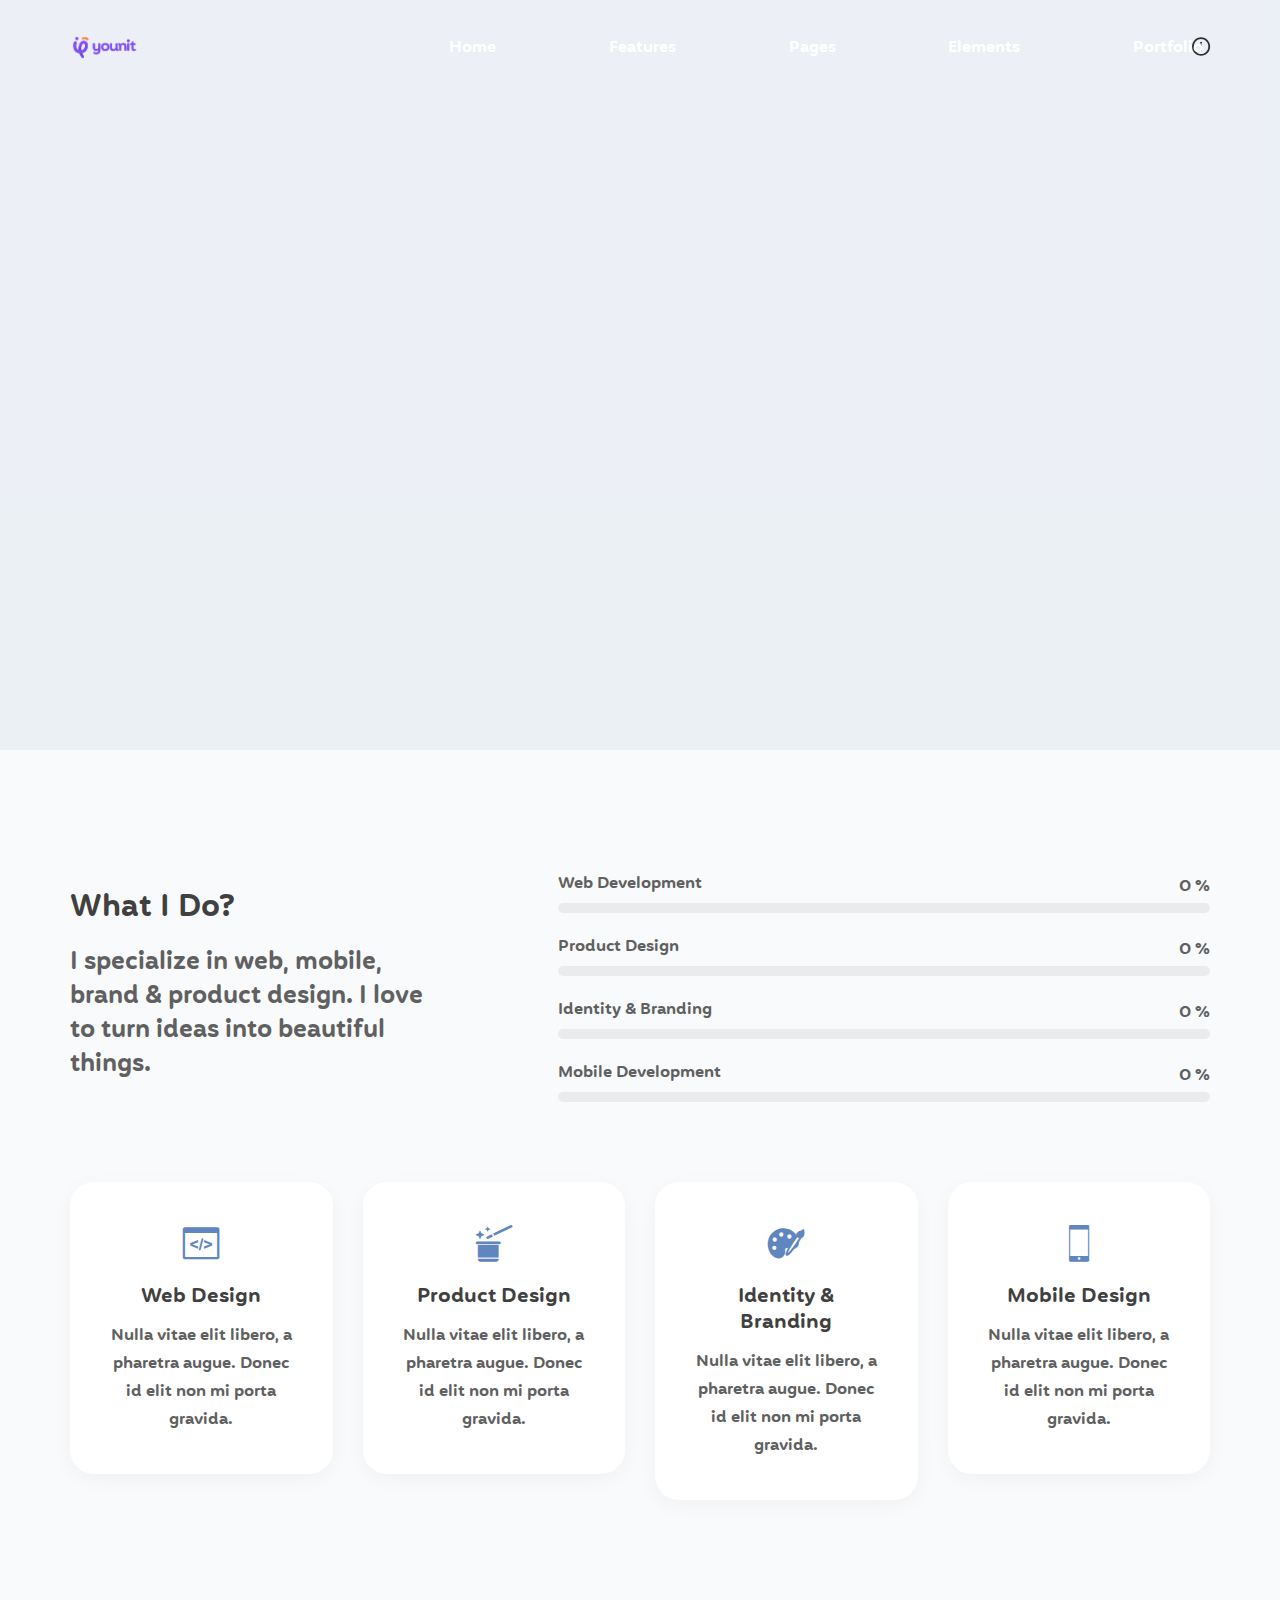
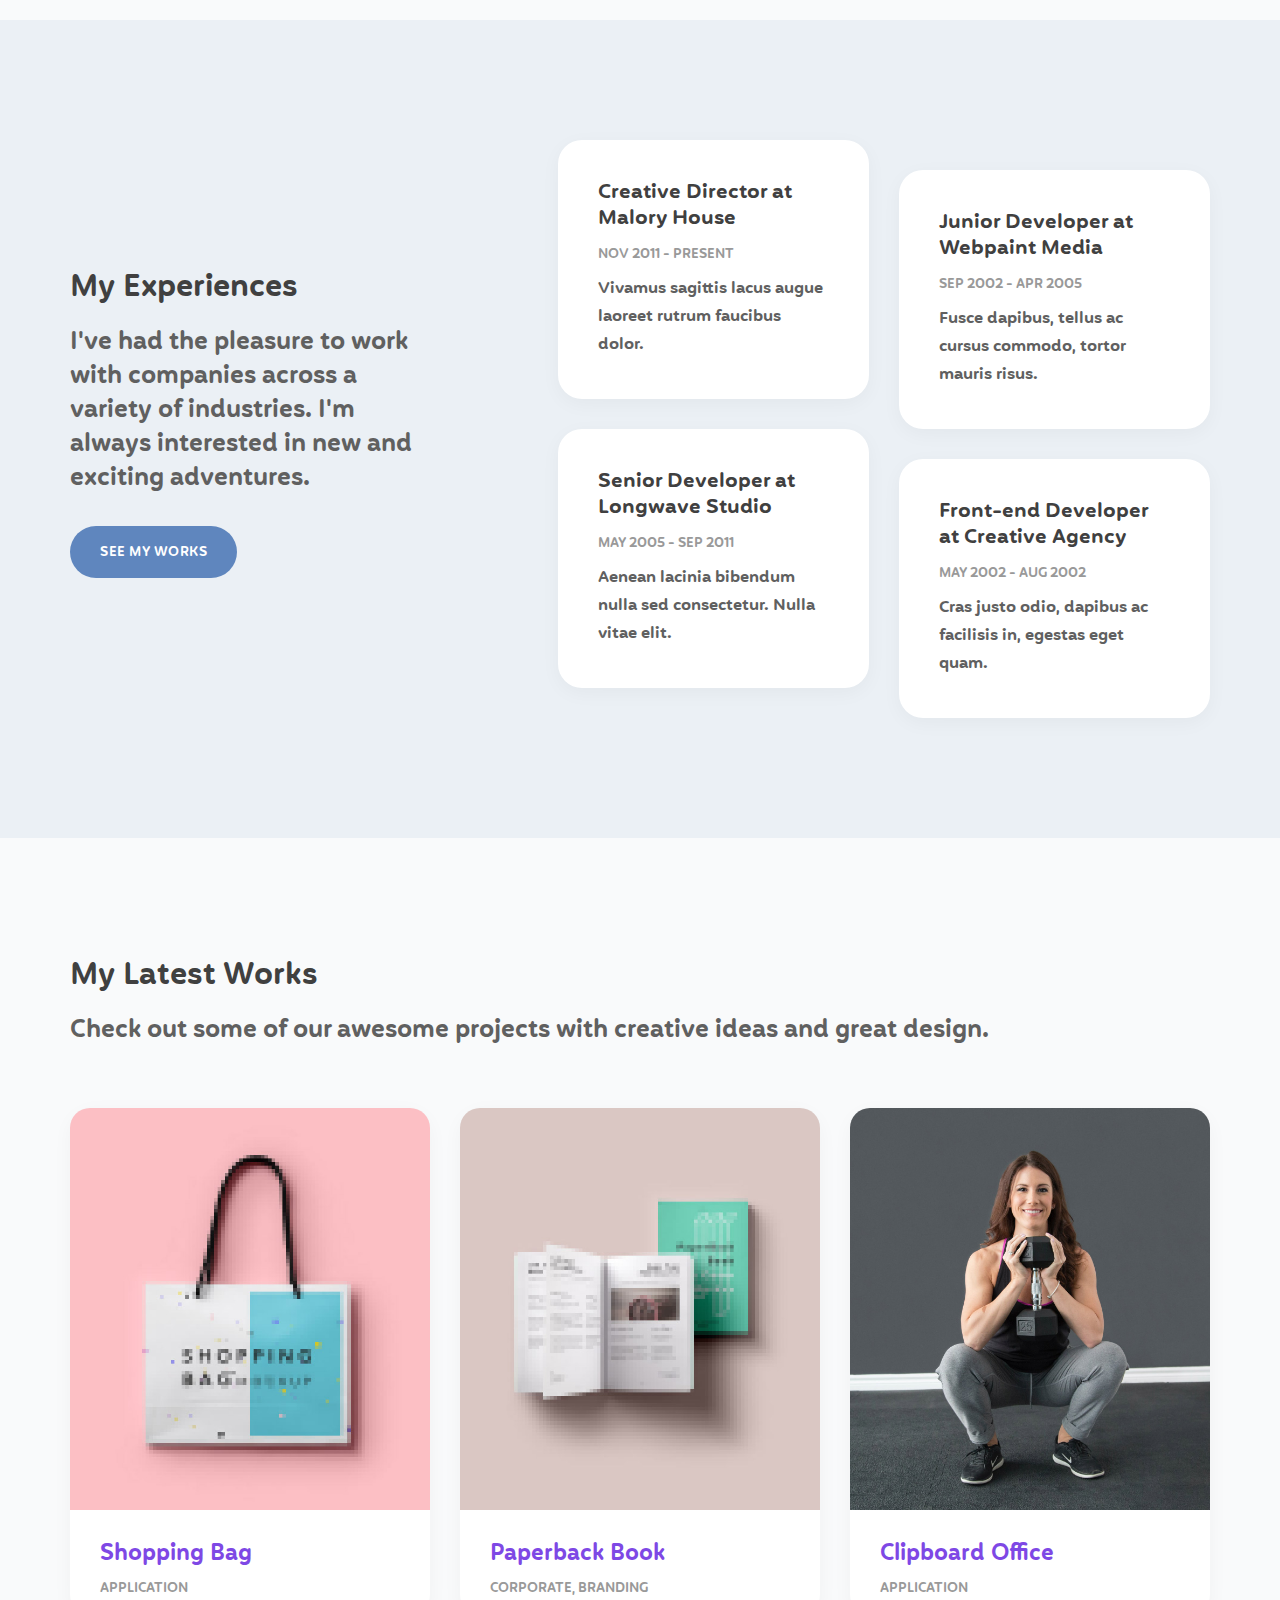
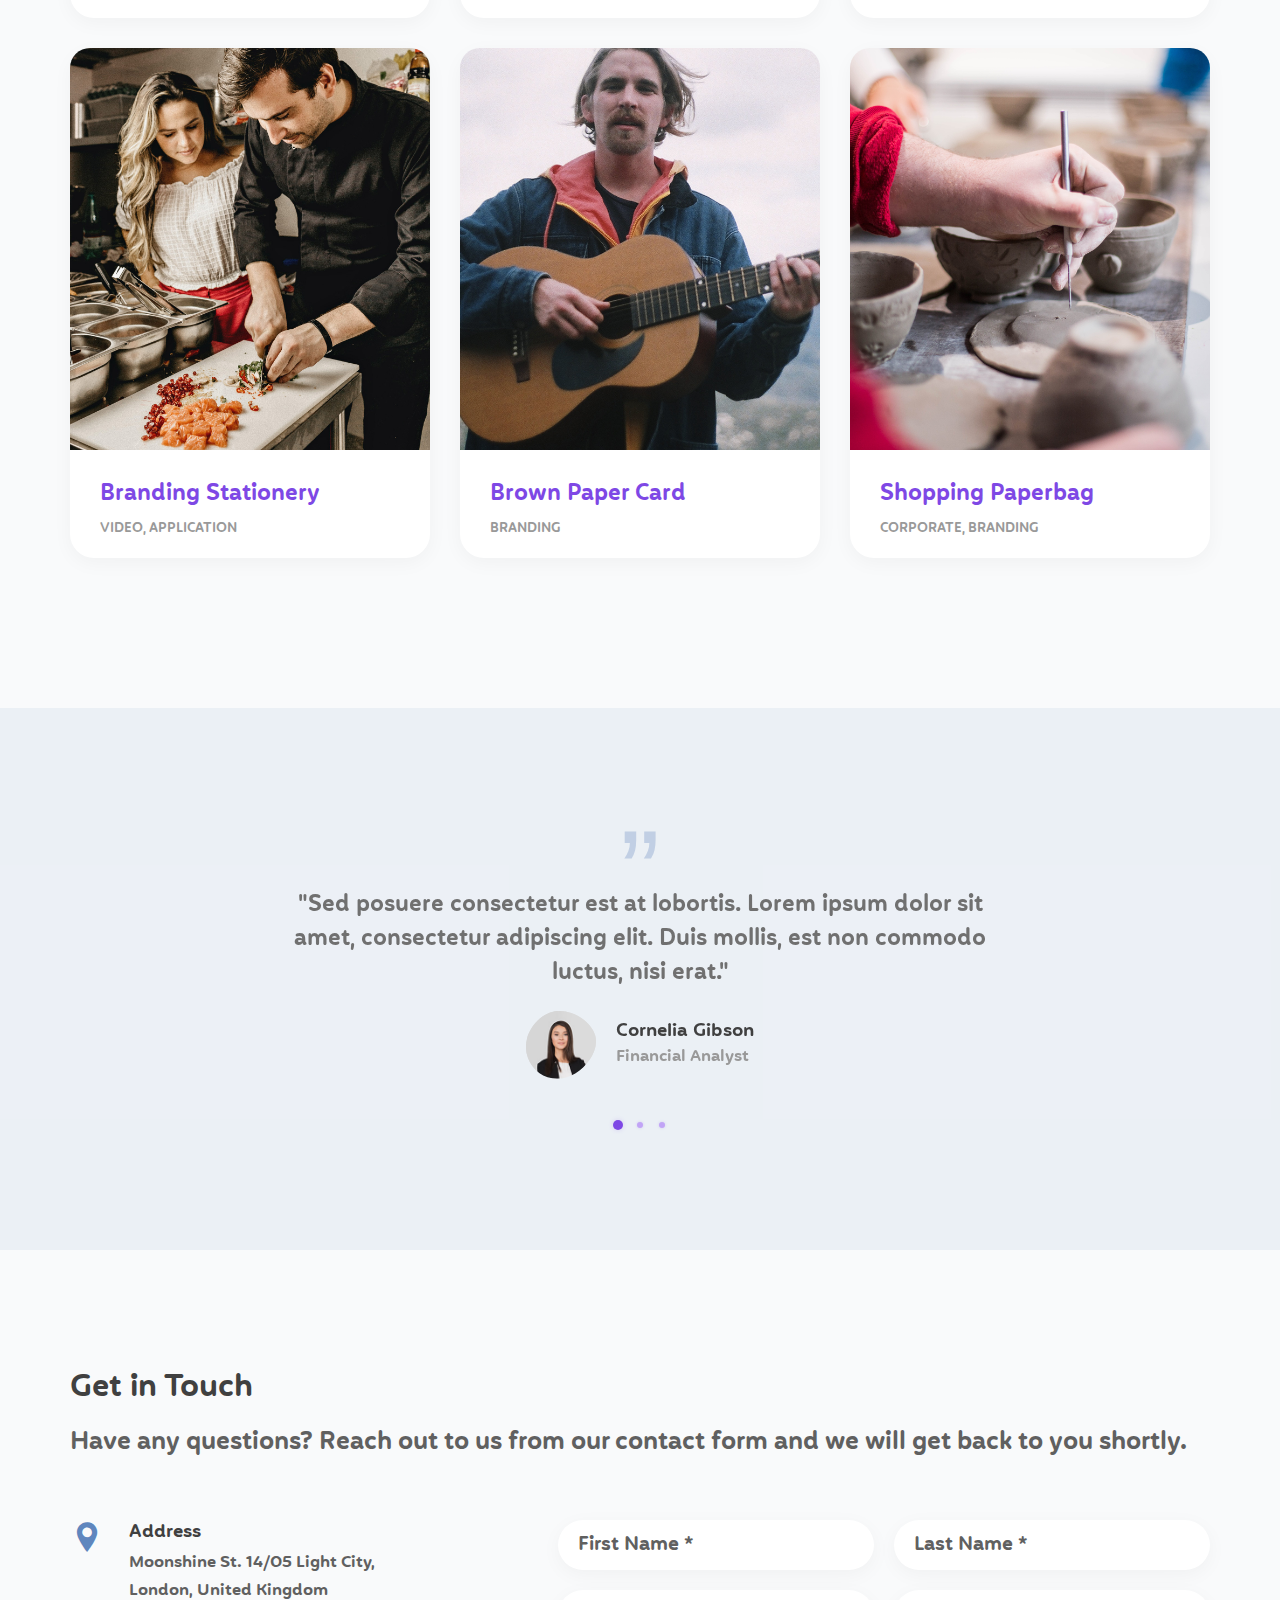
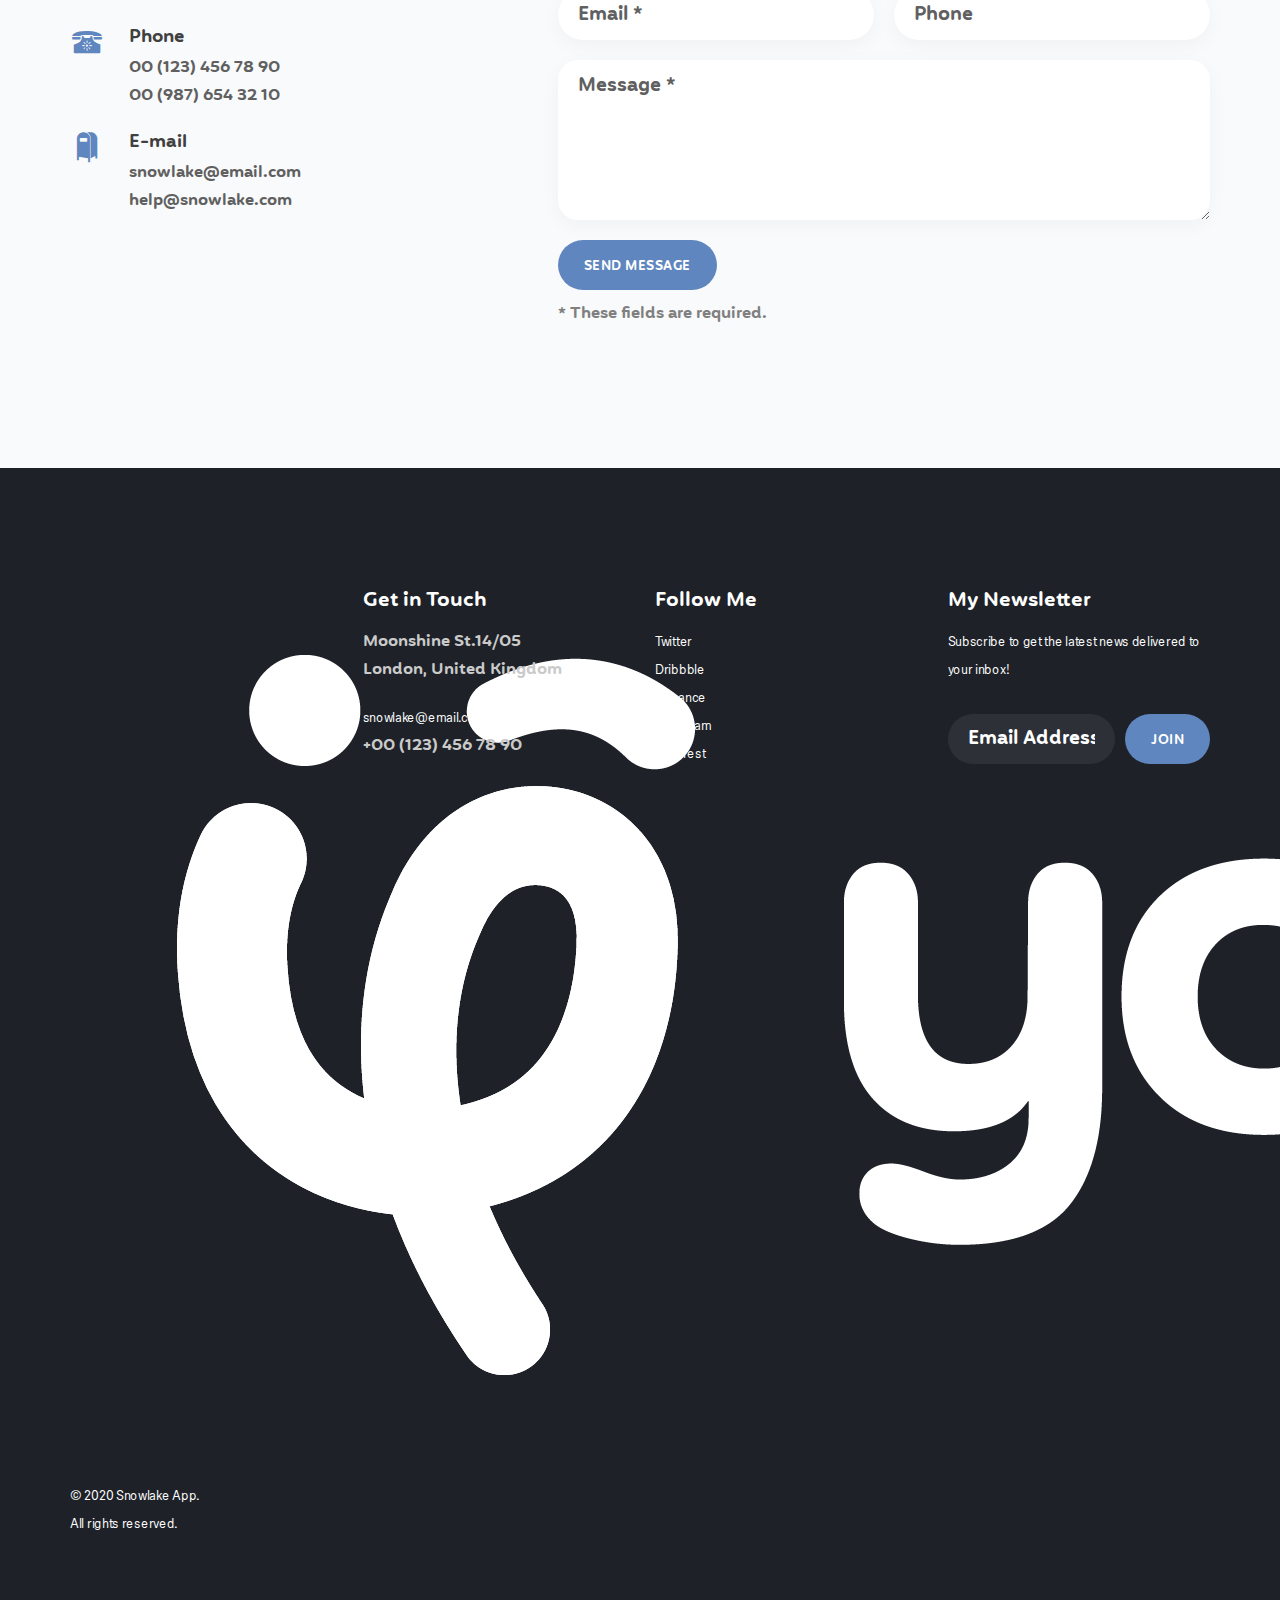
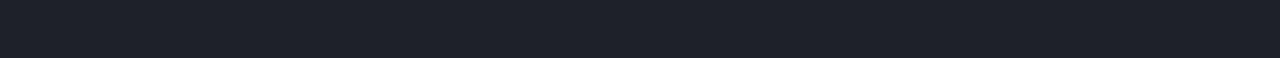
<file: color14.html>
<!DOCTYPE html>
<html lang="en">
<head>
  <meta charset="utf-8">
  <meta name="viewport" content="width=device-width, initial-scale=1.0">
  <link rel="shortcut icon" href="style/images/favicon.png">
  <title>Snowlake</title>
  <link rel="stylesheet" type="text/css" href="style/css/bootstrap.min.css">
  <link rel="stylesheet" type="text/css" href="style/css/plugins.css">
  <link rel="stylesheet" type="text/css" href="style/revolution/css/settings.css">
  <link rel="stylesheet" type="text/css" href="style/revolution/css/layers.css">
  <link rel="stylesheet" type="text/css" href="style/revolution/css/navigation.css">
  <link rel="stylesheet" type="text/css" href="style/type/type.css">
  <link rel="stylesheet" type="text/css" href="style.css">
  <link rel="stylesheet" type="text/css" href="style/css/color/sky.css">
  <link href="https://fonts.googleapis.com/css?family=Nunito:300,300i,400,400i,600,600i,700,700i&display=swap" rel="stylesheet">
  <link rel="stylesheet" type="text/css" href="style/css/font/font2.css">
</head>
<body class="onepage" data-spy="scroll" data-target=".navbar">
  <div class="content-wrapper">
    <nav class="navbar absolute transparent navbar-expand-lg">
      <div class="container">
        <div class="navbar-brand"><a href="index.html"><img src="#" srcset="style/images/logo.png 1x, style/images/logo@2x.png 2x" alt="" /></a></div>
        <div class="navbar-other ml-auto order-lg-3">
          <ul class="navbar-nav flex-row align-items-center" data-sm-skip="true">
            <li class="nav-item">
              <div class="navbar-hamburger d-lg-none d-xl-none ml-auto"><button class="hamburger animate plain" data-toggle="offcanvas-nav"><span></span></button></div>
            </li>
            <li class="nav-item"><button class="plain" data-toggle="offcanvas-info"><i class="jam jam-info"></i></button></li>
          </ul>
          <!-- /.navbar-nav -->
        </div>
        <!-- /.navbar-other -->
        <div class="navbar-collapse offcanvas-nav">
          <div class="offcanvas-header d-lg-none d-xl-none">
            <a href="index.html"><img src="#" srcset="style/images/logo-light.png 1x, style/images/logo-light@2x.png 2x" alt="" /></a>
            <button class="plain offcanvas-close offcanvas-nav-close"><i class="jam jam-close"></i></button>
          </div>
          <ul class="navbar-nav ml-auto">
            <li class="nav-item"><a class="nav-link" href="index.html">Home</a>
              <ul class="dropdown-menu mega-menu boxed list-view text-left">
                <li class="mega-menu-content">
                  <div class="row">
                    <div class="col-lg-3">
                      <ul class="list-unstyled">
                        <li><a class="dropdown-item" href="index.html">Digital Startup</a></li>
                        <li><a class="dropdown-item" href="index2.html">Saas Landing</a></li>
                        <li><a class="dropdown-item" href="index3.html">SEO Agency</a></li>
                        <li><a class="dropdown-item" href="index4.html">Modern Business</a></li>
                        <li><a class="dropdown-item" href="index5.html">Design Agency</a></li>
                        <li><a class="dropdown-item" href="index6.html">App Presentation</a></li>
                        <li><a class="dropdown-item" href="index7.html">Creative Landing</a></li>
                      </ul>
                    </div>
                    <!--/column -->
                    <div class="col-lg-3">
                      <ul class="list-unstyled">
                        <li><a class="dropdown-item" href="index8.html">Marketing Startup</a></li>
                        <li><a class="dropdown-item" href="index9.html">Digital Agency</a></li>
                        <li><a class="dropdown-item" href="index10.html">Creative Business</a></li>
                        <li><a class="dropdown-item" href="index11.html">Software Landing</a></li>
                        <li><a class="dropdown-item" href="index12.html">App Landing</a></li>
                        <li><a class="dropdown-item" href="index13.html">Creative Agency</a></li>
                        <li><a class="dropdown-item" href="index14.html">Wedding Photography</a></li>
                      </ul>
                    </div>
                    <!--/column -->
                    <div class="col-lg-3">
                      <ul class="list-unstyled">
                        <li><a class="dropdown-item" href="index15.html">Food Photography</a></li>
                        <li><a class="dropdown-item" href="index16.html">Creative Onepage</a></li>
                        <li><a class="dropdown-item" href="index17.html">Marketing Company</a></li>
                        <li><a class="dropdown-item" href="index18.html">Startup Business</a></li>
                        <li><a class="dropdown-item" href="index19.html">Creative Resume</a></li>
                        <li><a class="dropdown-item" href="index20.html">Digital Studio</a></li>
                        <li><a class="dropdown-item" href="index21.html">Travel Blog</a></li>
                      </ul>
                    </div>
                    <!--/column -->
                    <div class="col-lg-3">
                      <ul class="list-unstyled">
                        <li><a class="dropdown-item" href="index22.html">Minimal Shop</a></li>
                        <li><a class="dropdown-item" href="index23.html">Minimal Portfolio</a></li>
                        <li><a class="dropdown-item" href="index24.html">Coming Soon</a></li>
                        <li><a class="dropdown-item" href="index25.html">Personal Creative</a></li>
                        <li><a class="dropdown-item" href="index26.html">Minimal Photography</a></li>
                        <li><a class="dropdown-item" href="index27.html">Maintenance</a></li>
                      </ul>
                    </div>
                    <!--/column -->
                  </div>
                  <!--/.row -->
                </li>
                <!--/.mega-menu-content-->
              </ul>
              <!--/.dropdown-menu -->
            </li>
            <li class="nav-item dropdown"><a class="nav-link dropdown-toggle" href="#!">Features</a>
              <ul class="dropdown-menu">
                <li class="dropdown"><a class="dropdown-item dropdown-toggle" href="#">Header</a>
                  <ul class="dropdown-menu">
                    <li class="nav-item"><a class="dropdown-item" href="header.html">Classic Header</a></li>
                    <li class="nav-item"><a class="dropdown-item" href="header2.html">Classic Light Header</a></li>
                    <li class="nav-item"><a class="dropdown-item" href="header3.html">Classic Dark Header</a></li>
                    <li class="nav-item"><a class="dropdown-item" href="header4.html">Header with Topbar</a></li>
                    <li class="nav-item"><a class="dropdown-item" href="header5.html">Wide Header</a></li>
                    <li class="nav-item"><a class="dropdown-item" href="header6.html">Extended Header</a></li>
                    <li class="nav-item"><a class="dropdown-item" href="header7.html">Fancy Light Header</a></li>
                    <li class="nav-item"><a class="dropdown-item" href="header8.html">Fancy Dark Header</a></li>
                    <li class="nav-item"><a class="dropdown-item" href="header9.html">Centered Header</a></li>
                  </ul>
                </li>
                <li class="dropdown"><a class="dropdown-item dropdown-toggle" href="#">Footer</a>
                  <ul class="dropdown-menu">
                    <li class="nav-item"><a class="dropdown-item" href="footer.html">Footer with Details</a></li>
                    <li class="nav-item"><a class="dropdown-item" href="footer2.html">Centered Footer</a></li>
                    <li class="nav-item"><a class="dropdown-item" href="footer3.html">Simple Footer</a></li>
                    <li class="nav-item"><a class="dropdown-item" href="footer4.html">Footer with Widgets</a></li>
                    <li class="nav-item"><a class="dropdown-item" href="footer5.html">Minimalist Footer</a></li>
                    <li class="nav-item"><a class="dropdown-item" href="footer6.html">Footer with Overflow</a></li>
                    <li class="nav-item"><a class="dropdown-item" href="footer7.html">Footer with Background Image</a></li>
                  </ul>
                </li>
                <li class="dropdown"><a class="dropdown-item dropdown-toggle" href="#">Page Title</a>
                  <ul class="dropdown-menu">
                    <li class="nav-item"><a class="dropdown-item" href="page-title.html">Page Title with Image</a></li>
                    <li class="nav-item"><a class="dropdown-item" href="page-title2.html">Page Title with Breadcrumbs</a></li>
                    <li class="nav-item"><a class="dropdown-item" href="page-title3.html">Page Title with Light Wrapper</a></li>
                    <li class="nav-item"><a class="dropdown-item" href="page-title4.html">Page Title with Gray Wrapper</a></li>
                    <li class="nav-item"><a class="dropdown-item" href="page-title5.html">Page Title with Dark Wrapper</a></li>
                    <li class="nav-item"><a class="dropdown-item" href="page-title6.html">Page Title with Colored Wrapper</a></li>
                    <li class="nav-item"><a class="dropdown-item" href="page-title7.html">Page Title with Gradient Wrapper</a></li>
                    <li class="nav-item"><a class="dropdown-item" href="page-title8.html">Page Title with Video Wrapper</a></li>
                  </ul>
                </li>
                <li class="dropdown"><a class="dropdown-item dropdown-toggle" href="#">Modal Popup</a>
                  <ul class="dropdown-menu">
                    <li class="nav-item"><a class="dropdown-item" href="modal-popup1.html">Subscription</a></li>
                    <li class="nav-item"><a class="dropdown-item" href="modal-popup2.html">Subscription Alternative</a></li>
                    <li class="nav-item"><a class="dropdown-item" href="modal-popup3.html">Sign Up</a></li>
                    <li class="nav-item"><a class="dropdown-item" href="modal-popup4.html">Contact Form</a></li>
                    <li class="nav-item"><a class="dropdown-item" href="modal-popup5.html">Cookie</a></li>
                    <li class="nav-item"><a class="dropdown-item" href="modal-popup6.html">Sale</a></li>
                  </ul>
                </li>
                <li class="nav-item dropdown"><a class="dropdown-item dropdown-toggle" href="#">Fonts</a>
                  <ul class="dropdown-menu">
                    <li class="nav-item"><a class="dropdown-item" href="font1.html">Jost</a></li>
                    <li class="nav-item"><a class="dropdown-item" href="font2.html">Nunito</a></li>
                    <li class="nav-item"><a class="dropdown-item" href="font3.html">DM Sans + Zilla Slab</a></li>
                    <li class="nav-item"><a class="dropdown-item" href="font4.html">HK Grotesk</a></li>
                    <li class="nav-item"><a class="dropdown-item" href="font5.html">Abhaya Libre</a></li>
                  </ul>
                </li>
                <li class="nav-item dropdown"><a class="dropdown-item dropdown-toggle" href="#">Colors</a>
                  <ul class="dropdown-menu">
                    <li class="nav-item"><a class="dropdown-item" href="color1.html">Aqua</a></li>
                    <li class="nav-item"><a class="dropdown-item" href="color2.html">Blue</a></li>
                    <li class="nav-item"><a class="dropdown-item" href="color3.html">Brown</a></li>
                    <li class="nav-item"><a class="dropdown-item" href="color4.html">Cobalt</a></li>
                    <li class="nav-item"><a class="dropdown-item" href="color5.html">Green</a></li>
                    <li class="nav-item"><a class="dropdown-item" href="color6.html">Hibiscus</a></li>
                    <li class="nav-item"><a class="dropdown-item" href="color7.html">Leaf</a></li>
                    <li class="nav-item"><a class="dropdown-item" href="color8.html">Meander</a></li>
                    <li class="nav-item"><a class="dropdown-item" href="color9.html">Orange</a></li>
                    <li class="nav-item"><a class="dropdown-item" href="color10.html">Pink</a></li>
                    <li class="nav-item"><a class="dropdown-item" href="color11.html">Purple</a></li>
                    <li class="nav-item"><a class="dropdown-item" href="color12.html">Red</a></li>
                    <li class="nav-item"><a class="dropdown-item" href="color13.html">Rose</a></li>
                    <li class="nav-item"><a class="dropdown-item" href="color14.html">Sky</a></li>
                    <li class="nav-item"><a class="dropdown-item" href="color15.html">Teal</a></li>
                    <li class="nav-item"><a class="dropdown-item" href="color16.html">Violet</a></li>
                    <li class="nav-item"><a class="dropdown-item" href="color17.html">Yellow</a></li>
                  </ul>
                </li>
                <li class="dropdown"><a class="dropdown-item dropdown-toggle" href="#">Onepage</a>
                  <ul class="dropdown-menu">
                    <li class="nav-item"><a class="dropdown-item" href="index16.html">Demo I</a></li>
                    <li class="nav-item"><a class="dropdown-item" href="index19.html">Demo II</a></li>
                  </ul>
                </li>
                <li class="nav-item"><a class="dropdown-item" href="box-layout.html">Box Layout</a></li>
              </ul>
            </li>
            <li class="nav-item dropdown"><a class="nav-link dropdown-toggle" href="#!">Pages</a>
              <ul class="dropdown-menu">
                <li class="dropdown"><a class="dropdown-item dropdown-toggle" href="#">Services</a>
                  <ul class="dropdown-menu">
                    <li class="nav-item"><a class="dropdown-item" href="services.html">Services I</a></li>
                    <li class="nav-item"><a class="dropdown-item" href="services2.html">Services II</a></li>
                    <li class="nav-item"><a class="dropdown-item" href="services3.html">Services III</a></li>
                    <li class="nav-item"><a class="dropdown-item" href="services4.html">Services IV</a></li>
                    <li class="nav-item"><a class="dropdown-item" href="services5.html">Services V</a></li>
                  </ul>
                </li>
                <li class="dropdown"><a class="dropdown-item dropdown-toggle" href="#">About</a>
                  <ul class="dropdown-menu">
                    <li class="nav-item"><a class="dropdown-item" href="about.html">About I</a></li>
                    <li class="nav-item"><a class="dropdown-item" href="about2.html">About II</a></li>
                    <li class="nav-item"><a class="dropdown-item" href="about3.html">About III</a></li>
                    <li class="nav-item"><a class="dropdown-item" href="about4.html">About IV</a></li>
                  </ul>
                </li>
                <li class="dropdown"><a class="dropdown-item dropdown-toggle" href="#">Shop</a>
                  <ul class="dropdown-menu">
                    <li class="nav-item"><a class="dropdown-item" href="shop.html">Shop</a></li>
                    <li class="nav-item"><a class="dropdown-item" href="shop2.html">Shop with Sidebar</a></li>
                    <li class="nav-item"><a class="dropdown-item" href="shop3.html">Shop with Left Sidebar</a></li>
                    <li class="nav-item"><a class="dropdown-item" href="shop-product.html">Product Page</a></li>
                    <li class="nav-item"><a class="dropdown-item" href="shop-cart.html">Shopping Cart</a></li>
                    <li class="nav-item"><a class="dropdown-item" href="shop-checkout.html">Checkout</a></li>
                  </ul>
                </li>
                <li class="dropdown"><a class="dropdown-item dropdown-toggle" href="#">Contact</a>
                  <ul class="dropdown-menu">
                    <li class="nav-item"><a class="dropdown-item" href="contact.html">Contact I</a></li>
                    <li class="nav-item"><a class="dropdown-item" href="contact2.html">Contact II</a></li>
                    <li class="nav-item"><a class="dropdown-item" href="contact3.html">Contact III</a></li>
                    <li class="nav-item"><a class="dropdown-item" href="contact4.html">Contact IV</a></li>
                  </ul>
                </li>
                <li><a class="dropdown-item" href="faq.html">FAQ</a></li>
                <li><a class="dropdown-item" href="page-loading.html">Page Loading</a></li>
                <li><a class="dropdown-item" href="scroll-animation.html">Scroll Animation</a></li>
              </ul>
            </li>
            <li class="nav-item"><a class="nav-link" href="#!">Elements</a>
              <ul class="dropdown-menu mega-menu boxed list-view text-left">
                <li class="mega-menu-content">
                  <div class="row">
                    <div class="col-lg-3">
                      <ul class="list-unstyled">
                        <li><a href="accordion.html">Accordion</a></li>
                        <li><a href="alerts.html">Alerts</a></li>
                        <li><a href="animated-text.html">Animated Text</a></li>
                        <li><a href="blockquote.html">Blockquote</a></li>
                        <li><a href="buttons-badges.html">Buttons & Badges</a></li>
                        <li><a href="call-to-action.html">Call to Action</a></li>
                        <li><a href="carousel.html">Carousel</a></li>
                        <li><a href="clients.html">Clients</a></li>
                        <li><a href="countdown.html">Countdown</a></li>
                        <li><a href="counter.html">Counter</a></li>
                      </ul>
                    </div>
                    <!--/column -->
                    <div class="col-lg-3">
                      <ul class="list-unstyled">
                        <li><a href="dividers.html">Dividers</a></li>
                        <li><a href="dropcap.html">Dropcap</a></li>
                        <li><a href="forms.html">Forms</a></li>
                        <li><a href="icon-concept.html">Icons - Concept</a></li>
                        <li><a href="icon-jam.html">Icons - Jam</a></li>
                        <li><a href="icon-icofont.html">Icons - Icofont</a></li>
                        <li><a href="icon-lineal.html">Icons - Lineal</a></li>
                        <li><a href="icon-box.html">Icon Box</a></li>
                        <li><a href="image-hover.html">Image Hover</a></li>
                        <li><a href="image-mask.html">Image Mask</a></li>
                      </ul>
                    </div>
                    <!--/column -->
                    <div class="col-lg-3">
                      <ul class="list-unstyled">
                        <li><a href="lightbox.html">Lightbox</a></li>
                        <li><a href="lists.html">Lists</a></li>
                        <li><a href="player.html">Media Player</a></li>
                        <li><a href="modal.html">Modal</a></li>
                        <li><a href="pricing.html">Pricing Tables</a></li>
                        <li><a href="process.html">Process Steps</a></li>
                        <li><a href="progressbar.html">Progress Bar</a></li>
                        <li><a href="animations.html">Scroll Animations</a></li>
                        <li><a href="social-icons.html">Social Icons</a></li>
                        <li><a href="tables.html">Tables</a></li>
                      </ul>
                    </div>
                    <!--/column -->
                    <div class="col-lg-3">
                      <ul class="list-unstyled">
                        <li><a href="tabs.html">Tabs</a></li>
                        <li><a href="team.html">Team</a></li>
                        <li><a href="testimonials.html">Testimonials</a></li>
                        <li><a href="titles.html">Titles</a></li>
                        <li><a href="toggle.html">Toggle</a></li>
                        <li><a href="tooltip-popover.html">Tooltip & Popover</a></li>
                        <li><a href="typography.html">Typography</a></li>
                        <li><a href="video-popup.html">Video Popup</a></li>
                        <li><a href="waves.html">Waves</a></li>
                        <li><a href="wrappers.html">Wrappers</a></li>
                      </ul>
                    </div>
                    <!--/column -->
                  </div>
                  <!--/.row -->
                </li>
                <!--/.mega-menu-content-->
              </ul>
              <!--/.dropdown-menu -->
            </li>
            <li class="nav-item dropdown"><a class="nav-link dropdown-toggle" href="#!">Portfolio</a>
              <ul class="dropdown-menu">
                <li><a class="dropdown-item" href="portfolio.html">Grid Portfolio</a></li>
                <li><a class="dropdown-item" href="portfolio2.html">Grid Portfolio with Details</a></li>
                <li><a class="dropdown-item" href="portfolio3.html">Masonry Portfolio</a></li>
                <li><a class="dropdown-item" href="portfolio4.html">Masonry Portfolio with Details</a></li>
                <li><a class="dropdown-item" href="portfolio5.html">Mosaic Portfolio</a></li>
                <li><a class="dropdown-item" href="portfolio6.html">Fullscreen Grid Portfolio</a></li>
                <li><a class="dropdown-item" href="portfolio7.html">Portfolio with Item Details</a></li>
                <li><a class="dropdown-item" href="portfolio8.html">Box Portfolio with Item Details</a></li>
                <li class="dropdown"><a class="dropdown-item dropdown-toggle" href="#">Portfolio Posts</a>
                  <ul class="dropdown-menu">
                    <li class="nav-item"><a class="dropdown-item" href="portfolio-post.html">Post with Multiple Images</a></li>
                    <li class="nav-item"><a class="dropdown-item" href="portfolio-post2.html">Post with Slider</a></li>
                    <li class="nav-item"><a class="dropdown-item" href="portfolio-post3.html">Post with Masonry Gallery</a></li>
                    <li class="nav-item"><a class="dropdown-item" href="portfolio-post4.html">Post with Carousel</a></li>
                    <li class="nav-item"><a class="dropdown-item" href="portfolio-post5.html">Post with Columns</a></li>
                    <li class="nav-item"><a class="dropdown-item" href="portfolio-post6.html">Post with Video</a></li>
                  </ul>
                </li>
              </ul>
            </li>
            <li class="nav-item dropdown"><a class="nav-link dropdown-toggle" href="#!">Blog</a>
              <ul class="dropdown-menu">
                <li><a class="dropdown-item" href="blog.html">Grid View</a></li>
                <li><a class="dropdown-item" href="blog2.html">Grid View with Sidebar</a></li>
                <li><a class="dropdown-item" href="blog3.html">Box Grid View</a></li>
                <li><a class="dropdown-item" href="blog4.html">Box Grid View with Sidebar</a></li>
                <li><a class="dropdown-item" href="blog5.html">Classic View</a></li>
                <li><a class="dropdown-item" href="blog6.html">Classic View with Sidebar</a></li>
                <li><a class="dropdown-item" href="blog7.html">Box Classic View</a></li>
                <li><a class="dropdown-item" href="blog8.html">Box Classic View with Sidebar</a></li>
                <li class="dropdown"><a class="dropdown-item dropdown-toggle" href="#">Blog Posts</a>
                  <ul class="dropdown-menu">
                    <li class="nav-item"><a class="dropdown-item" href="blog-post.html">Post No Sidebar</a></li>
                    <li class="nav-item"><a class="dropdown-item" href="blog-post2.html">Post with Sidebar</a></li>
                    <li class="nav-item"><a class="dropdown-item" href="blog-post3.html">Box Post No Sidebar </a></li>
                    <li class="nav-item"><a class="dropdown-item" href="blog-post4.html">Box Post with Sidebar </a></li>
                  </ul>
                </li>
              </ul>
            </li>
          </ul>
          <!-- /.navbar-nav -->
        </div>
        <!-- /.navbar-collapse -->
      </div>
      <!-- /.container -->
    </nav>
    <!-- /.navbar -->
    <div class="offcanvas-info inverse-text">
      <button class="plain offcanvas-close offcanvas-info-close"><i class="jam jam-close"></i></button>
      <a href="index.html"><img src="#" srcset="style/images/logo-light.png 1x, style/images/logo-light@2x.png 2x" alt="" /></a>
      <div class="space30"></div>
      <p>Snowlake is a multi-concept and powerful site template contains rich layouts with possibility of unlimited combinations & beautiful elements.</p>
      <div class="space20"></div>
      <div class="widget">
        <h5 class="widget-title">Contact Info</h5>
        <address> Moonshine St. 14/05 <br /> Light City, London <div class="space20"></div>
          <a href="mailto:first.last@email.com" class="nocolor">info@email.com</a><br /> +00 (123) 456 78 90 </address>
      </div>
      <!-- /.widget -->
      <div class="widget">
        <h3 class="widget-title">Learn More</h3>
        <ul class="list-unstyled">
          <li><a href="#" class="nocolor">Our Story</a></li>
          <li><a href="#" class="nocolor">Terms of Use</a></li>
          <li><a href="#" class="nocolor">Privacy Policy</a></li>
          <li><a href="#" class="nocolor">Contact Us</a></li>
        </ul>
      </div>
      <!-- /.widget -->
      <div class="widget">
        <h3 class="widget-title">Follow Us</h3>
        <ul class="social social-mute social-s ml-auto">
          <li><a href="#"><i class="jam jam-twitter"></i></a></li>
          <li><a href="#"><i class="jam jam-facebook"></i></a></li>
          <li><a href="#"><i class="jam jam-instagram"></i></a></li>
          <li><a href="#"><i class="jam jam-vimeo"></i></a></li>
          <li><a href="#"><i class="jam jam-youtube"></i></a></li>
        </ul>
      </div>
      <!-- /.widget -->
    </div>
    <section id="home">
      <div class="wrapper bg-opacity-default">
        <div class="rev_slider_wrapper fullwidth-container dark-spinner">
          <div id="slider6" class="rev_slider fullwidthbanner" data-version="5.4.7">
            <ul>
              <li data-transition="fade" data-thumb=""><img src="style/images/dummy.png" style="background:transparent" alt="" />
                <div class="tp-caption font-weight-600 color-dark" 
	                 data-x="['left','left','center','center']" 
	                 data-y="['middle','middle','bottom','bottom']" 
	                 data-hoffset="['50','30','0','0']" 
	                 data-voffset="['-100','-120','280','280']" 
	                 data-fontsize="['40','40','40','32']" 
	                 data-lineheight="['50','50','50','42']" 
	                 data-width="['460','380','650','340']" 
	                 data-textAlign="['left','left','center','center']" 
	                 data-whitespace="['normal','normal','normal','normal']" 
	                 data-frames='[{"delay":1100,"speed":1500,"frame":"0","from":"y:50px;opacity:0;","to":"o:1;","ease":"Power3.easeInOut"},{"delay":"wait","speed":300,"frame":"999","to":"opacity:0;","ease":"Power3.easeInOut"}]' 
	                 data-responsive="on" 
	                 data-responsive_offset="on" style="z-index: 9;">Hi, I'm Julia Davis  
		        </div>
				<!-- /.tp-caption -->
                <div class="tp-caption font-weight-400 color-dark" 
	                 data-x="['left','left','center','center']" 
	                 data-y="['middle','middle','bottom','bottom']"  
	                 data-hoffset="['50','30','0','0']" 
	                 data-voffset="['30','30','150','140']" 
	                 data-fontsize="['26','26','26','20']" 
	                 data-lineheight="['38','38','38','32']" 
	                 data-width="['460','380','650','340']" 
	                 data-textAlign="['left','left','center','center']" 
	                 data-whitespace="['normal','normal','normal','normal']" 
	                 data-frames='[{"delay":1500,"speed":1500,"frame":"0","from":"y:50px;opacity:0;","to":"o:1;","ease":"Power3.easeInOut"},{"delay":"wait","speed":300,"frame":"999","to":"opacity:0;","ease":"Power3.easeInOut"}]' 
	                 data-responsive="on" 
	                 data-responsive_offset="on" style="z-index: 9;">I’m a passionate corporate brand designer based in New York. Find my works on <a href="#" class="hover">Dribbble</a>, my portfolio on <a href="#" class="hover">Behance</a> in case you are curious.  
		        </div>
				<!-- /.tp-caption -->
                <a class="tp-caption btn btn-l scroll" 
	                 data-x="['left','left','center','center']" 
	                 data-y="['middle','middle','bottom','bottom']" 
		             data-hoffset="['50','30','0','0']"
	                 data-voffset="['175','190','60','60']" 
	                 data-width="['auto','auto','auto','auto']" 
	                 data-frames='[{"delay":1900,"speed":1500,"frame":"0","from":"y:50px;opacity:0;","to":"o:1;","ease":"Power3.easeInOut"},{"delay":"wait","speed":300,"frame":"999","to":"opacity:0;","ease":"Power3.easeInOut"}]' 
	                 data-responsive="on" 
	                 data-responsive_offset="on" style="z-index: 9;" href="#portfolio">See My Works  
		        </a>
				<!-- /.tp-caption -->
                <div class="tp-caption img-blob blob8" 
	                 data-x="['right','right','center','center']" 
	                 data-y="['middle','middle','top','top']" 
	                 data-hoffset="['60','30','10','10']" 
	                 data-voffset="['25','25','100','100']" 
	                 data-frames='[{"delay":700,"speed":1500,"frame":"0","from":"y:50px;opacity:0;","to":"o:1;","ease":"Power3.easeInOut"},{"delay":"wait","speed":300,"frame":"999","to":"opacity:0;","ease":"Power3.easeInOut"}]' 
	                 data-visibility="['on','on','on','on']" 
	                 data-width="none" 
	                 data-height="none" 
	                 data-type="image" 
	                 data-responsive="on" 
	                 data-responsive_offset="on" style="z-index: 5;">
                  <img 
	                 data-lazyload="" src="style/images/art/about10.jpg" 
	                 data-ww="['550','500','400','300']" 
	                 data-hh="auto" alt="" />  
		        </div>
				<!-- /.tp-caption -->
              </li>
            </ul>
            <div class="tp-bannertimer tp-bottom"></div>
          </div>
          <!-- /.rev_slider -->
        </div>
        <!-- /.rev_slider_wrapper -->
      </div>
      <!-- /.wrapper -->
    </section>
    <section id="services">
      <div class="wrapper light-wrapper">
        <div class="container inner">
          <div class="row align-items-center">
            <div class="col-lg-4 order-lg-2">
              <h2 class="section-title mb-20">What I Do?</h2>
              <p class="lead larger">I specialize in web, mobile, brand & product design. I love to turn ideas into beautiful things.</p>
            </div>
            <!--/column -->
            <div class="space30 d-none d-md-block d-lg-none"></div>
            <div class="col-lg-7 order-lg-2 offset-lg-1">
              <ul class="progress-list">
                <li>
                  <p>Web Development</p>
                  <div class="progressbar line default" data-value="100"></div>
                </li>
                <li>
                  <p>Product Design</p>
                  <div class="progressbar line default" data-value="80"></div>
                </li>
                <li>
                  <p>Identity & Branding</p>
                  <div class="progressbar line default" data-value="85"></div>
                </li>
                <li>
                  <p>Mobile Development</p>
                  <div class="progressbar line default" data-value="90"></div>
                </li>
              </ul>
              <!-- /.progress-list -->
            </div>
            <!--/column -->
          </div>
          <!--/.row -->
          <div class="space60"></div>
          <div class="row text-center">
            <div class="col-md-6 col-lg-3">
              <div class="box bg-white shadow shadow-hover">
                <div class="icon color-default fs-42 mb-20"> <i class="icofont-code"></i> </div>
                <h5>Web Design</h5>
                <p>Nulla vitae elit libero, a pharetra augue. Donec id elit non mi porta gravida.</p>
              </div>
              <!--/.box -->
            </div>
            <!--/column -->
            <div class="col-md-6 col-lg-3">
              <div class="box bg-white shadow shadow-hover">
                <div class="icon color-default fs-42 mb-20"> <i class="icofont-magic-alt"></i> </div>
                <h5>Product Design</h5>
                <p>Nulla vitae elit libero, a pharetra augue. Donec id elit non mi porta gravida.</p>
              </div>
              <!--/.box -->
            </div>
            <!--/column -->
            <div class="space30 d-none d-md-block d-lg-none"></div>
            <div class="col-md-6 col-lg-3">
              <div class="box bg-white shadow shadow-hover">
                <div class="icon color-default fs-42 mb-20"> <i class="icofont-paint"></i> </div>
                <h5>Identity & Branding</h5>
                <p>Nulla vitae elit libero, a pharetra augue. Donec id elit non mi porta gravida.</p>
              </div>
              <!--/.box -->
            </div>
            <!--/column -->
            <div class="col-md-6 col-lg-3">
              <div class="box bg-white shadow shadow-hover">
                <div class="icon color-default fs-42 mb-20"> <i class="icofont-smart-phone"></i> </div>
                <h5>Mobile Design</h5>
                <p>Nulla vitae elit libero, a pharetra augue. Donec id elit non mi porta gravida.</p>
              </div>
              <!--/.box -->
            </div>
            <!--/column -->
          </div>
          <!--/.row -->
        </div>
        <!-- /.container -->
      </div>
      <!-- /.wrapper -->
    </section>
    <section id="experiences">
      <div class="wrapper bg-opacity-default">
        <div class="container inner">
          <div class="row align-items-center">
            <div class="space30 d-none d-md-block d-lg-none"></div>
            <div class="col-lg-4 order-lg-2">
              <h2 class="section-title mb-20">My Experiences</h2>
              <p class="lead larger">I've had the pleasure to work with companies across a variety of industries. I'm always interested in new and exciting adventures.</p>
              <div class="space10"></div>
              <a href="#" class="btn btn-l">See My Works</a>
            </div>
            <!--/column -->
            <div class="space30 d-none d-md-block d-lg-none"></div>
            <div class="col-lg-7 order-lg-2 offset-lg-1 grid">
              <div class="row isotope">
                <div class="col-md-6 item grid-sizer">
                  <div class="box bg-white shadow shadow-hover">
                    <h5>Creative Director at Malory House</h5>
                    <div class="meta">Nov 2011 - Present</div>
                    <p>Vivamus sagittis lacus augue laoreet rutrum faucibus dolor.</p>
                  </div>
                  <!--/.box -->
                  <div class="space30"></div>
                  <div class="box bg-white shadow shadow-hover">
                    <h5>Senior Developer at Longwave Studio</h5>
                    <div class="meta">May 2005 - Sep 2011</div>
                    <p>Aenean lacinia bibendum nulla sed consectetur. Nulla vitae elit.</p>
                  </div>
                  <!--/.box -->
                </div>
                <!--/column -->
                <div class="col-md-6 item grid-sizer">
                  <div class="space30 d-none d-md-block"></div>
                  <div class="box bg-white shadow shadow-hover">
                    <h5>Junior Developer at Webpaint Media</h5>
                    <div class="meta">Sep 2002 - Apr 2005</div>
                    <p>Fusce dapibus, tellus ac cursus commodo, tortor mauris risus.</p>
                  </div>
                  <!--/.box -->
                  <div class="space30"></div>
                  <div class="box bg-white shadow shadow-hover">
                    <h5>Front-end Developer at Creative Agency</h5>
                    <div class="meta">May 2002 - Aug 2002</div>
                    <p>Cras justo odio, dapibus ac facilisis in, egestas eget quam.</p>
                  </div>
                  <!--/.box -->
                </div>
                <!--/column -->
              </div>
              <!--/.row -->
            </div>
            <!--/column -->
          </div>
          <!--/.row -->
        </div>
        <!-- /.container -->
      </div>
      <!-- /.wrapper -->
    </section>
    <section id="portfolio">
      <div class="wrapper light-wrapper">
        <div class="container inner">
          <h2 class="section-title mb-20">My Latest Works</h2>
          <p class="lead larger">Check out some of our awesome projects with creative ideas and great design.</p>
          <div class="space40"></div>
          <div class="grid grid-view boxed">
            <div class="tiles">
              <div class="row isotope light-gallery-wrapper">
                <div class="item item-detailed grid-sizer col-md-6 col-lg-4">
                  <div class="box bg-white shadow p-30">
                    <figure class="main rounded mb-30">
                      <div class="item-detailed-image"><img src="style/images/art/s1.jpg" alt="" /><img src="style/images/art/s1-2.jpg" alt="" /></div>
                      <a href="style/images/art/s1.jpg" class="hover-icon-first lightbox" data-tip="Enlarge image"><i class="jam jam-qr-code"></i></a>
                      <a href="#" class="hover-icon-second" data-tip="Go to link"><i class="jam jam-link"></i></a>
                    </figure>
                    <div class="item-content">
                      <h2 class="post-title mb-10">Shopping Bag</h2>
                      <div class="meta mb-0">Application</div>
                    </div>
                    <!-- /.item-content -->
                  </div>
                  <!-- /.box -->
                </div>
                <!-- /.item -->
                <div class="item item-detailed grid-sizer col-md-6 col-lg-4">
                  <div class="box bg-white shadow p-30">
                    <figure class="main rounded mb-30">
                      <div class="item-detailed-image"><img src="style/images/art/s2.jpg" alt="" /><img src="style/images/art/s2-2.jpg" alt="" /></div>
                      <a href="style/images/art/s2.jpg" class="hover-icon-first lightbox" data-tip="Enlarge image"><i class="jam jam-qr-code"></i></a>
                      <a href="#" class="hover-icon-second" data-tip="Go to link"><i class="jam jam-link"></i></a>
                    </figure>
                    <div class="item-content">
                      <h2 class="post-title mb-10">Paperback Book</h2>
                      <div class="meta mb-0">Corporate, Branding</div>
                    </div>
                    <!-- /.item-content -->
                  </div>
                  <!-- /.box -->
                </div>
                <!-- /.item -->
                <div class="item item-detailed grid-sizer col-md-6 col-lg-4">
                  <div class="box bg-white shadow p-30">
                    <figure class="main rounded mb-30">
                      <div class="item-detailed-image"><img src="style/images/art/s3.jpg" alt="" /><img src="style/images/art/s3-2.jpg" alt="" /></div>
                      <a href="style/images/art/s3.jpg" class="hover-icon-first lightbox" data-tip="Enlarge image"><i class="jam jam-qr-code"></i></a>
                      <a href="#" class="hover-icon-second" data-tip="Go to link"><i class="jam jam-link"></i></a>
                    </figure>
                    <div class="item-content">
                      <h2 class="post-title mb-10">Clipboard Office</h2>
                      <div class="meta mb-0">Application</div>
                    </div>
                    <!-- /.item-content -->
                  </div>
                  <!-- /.box -->
                </div>
                <!-- /.item -->
                <div class="item item-detailed grid-sizer col-md-6 col-lg-4">
                  <div class="box bg-white shadow p-30">
                    <figure class="main rounded mb-30">
                      <div class="item-detailed-image"><img src="style/images/art/s4.jpg" alt="" /><img src="style/images/art/s4-2.jpg" alt="" /></div>
                      <a href="style/images/art/s4.jpg" class="hover-icon-first lightbox" data-tip="Enlarge image"><i class="jam jam-qr-code"></i></a>
                      <a href="#" class="hover-icon-second" data-tip="Go to link"><i class="jam jam-link"></i></a>
                    </figure>
                    <div class="item-content">
                      <h2 class="post-title mb-10">Branding Stationery</h2>
                      <div class="meta mb-0">Video, Application</div>
                    </div>
                    <!-- /.item-content -->
                  </div>
                  <!-- /.box -->
                </div>
                <!-- /.item -->
                <div class="item item-detailed grid-sizer col-md-6 col-lg-4">
                  <div class="box bg-white shadow p-30">
                    <figure class="main rounded mb-30">
                      <div class="item-detailed-image"><img src="style/images/art/s5.jpg" alt="" /><img src="style/images/art/s5-2.jpg" alt="" /></div>
                      <a href="style/images/art/s5.jpg" class="hover-icon-first lightbox" data-tip="Enlarge image"><i class="jam jam-qr-code"></i></a>
                      <a href="#" class="hover-icon-second" data-tip="Go to link"><i class="jam jam-link"></i></a>
                    </figure>
                    <div class="item-content">
                      <h2 class="post-title mb-10">Brown Paper Card</h2>
                      <div class="meta mb-0">Branding</div>
                    </div>
                    <!-- /.item-content -->
                  </div>
                  <!-- /.box -->
                </div>
                <!-- /.item -->
                <div class="item item-detailed grid-sizer col-md-6 col-lg-4">
                  <div class="box bg-white shadow p-30">
                    <figure class="main rounded mb-30">
                      <div class="item-detailed-image"><img src="style/images/art/s6.jpg" alt="" /><img src="style/images/art/s6-2.jpg" alt="" /></div>
                      <a href="style/images/art/s6.jpg" class="hover-icon-first lightbox" data-tip="Enlarge image"><i class="jam jam-qr-code"></i></a>
                      <a href="#" class="hover-icon-second" data-tip="Go to link"><i class="jam jam-link"></i></a>
                    </figure>
                    <div class="item-content">
                      <h2 class="post-title mb-10">Shopping Paperbag</h2>
                      <div class="meta mb-0">Corporate, Branding</div>
                    </div>
                    <!-- /.item-content -->
                  </div>
                  <!-- /.box -->
                </div>
                <!-- /.item -->
              </div>
              <!-- /.row -->
            </div>
            <!-- /.tiles -->
          </div>
          <!-- /.grid -->
        </div>
        <!-- /.container -->
      </div>
      <!-- /.wrapper -->
    </section>
    <section id="testimonials">
      <div class="wrapper bg-opacity-default">
        <div class="container inner">
          <div class="row">
            <div class="col-md-10 offset-md-1 col-lg-8 offset-lg-2">
              <div class="basic-slider owl-carousel gap-small text-center" data-margin="30">
                <div class="item">
                  <blockquote class="icon larger">
                    <p>"Sed posuere consectetur est at lobortis. Lorem ipsum dolor sit amet, consectetur adipiscing elit. Duis mollis, est non commodo luctus, nisi erat."</p>
                    <div class="blockquote-details justify-content-center">
                      <div class="img-blob blob1"><img src="style/images/art/t5.jpg" alt="" /></div>
                      <div class="info">
                        <h6 class="mb-0">Cornelia Gibson</h6>
                        <span class="meta mb-0">Financial Analyst</span>
                      </div>
                    </div>
                  </blockquote>
                </div>
                <!-- /.item -->
                <div class="item">
                  <blockquote class="icon larger">
                    <p>"Vivamus sagittis lacus vel augue laoreet rutrum faucibus dolor auctor. Vestibulum id ligula porta felis euismod semper. Cras justo odio, dapibus."</p>
                    <div class="blockquote-details justify-content-center">
                      <div class="img-blob blob1"><img src="style/images/art/t2.jpg" alt="" /></div>
                      <div class="info">
                        <h6 class="mb-0">Coriss Ambady</h6>
                        <span class="meta mb-0">Marketing Specialist</span>
                      </div>
                    </div>
                  </blockquote>
                </div>
                <!-- /.item -->
                <div class="item">
                  <blockquote class="icon larger">
                    <p>"Duis mollis, est non commodo luctus, nisi erat porttitor ligula, eget lacinia odio sem nec elit. Cras justo odio, dapibus ac facilisis in, egestas eget."</p>
                    <div class="blockquote-details justify-content-center">
                      <div class="img-blob blob1"><img src="style/images/art/t3.jpg" alt="" /></div>
                      <div class="info">
                        <h6 class="mb-0">Barclay Widerski</h6>
                        <span class="meta mb-0">Sales Manager</span>
                      </div>
                    </div>
                  </blockquote>
                </div>
                <!-- /.item -->
              </div>
              <!-- /.owl-carousel -->
            </div>
            <!-- /column -->
          </div>
          <!-- /.row -->
        </div>
        <!-- /.container -->
      </div>
      <!-- /.wrapper -->
    </section>
    <section id="contact">
      <div class="wrapper light-wrapper">
        <div class="container inner">
          <h2 class="section-title">Get in Touch</h2>
          <p class="lead larger">Have any questions? Reach out to us from our contact form and we will get back to you shortly.</p>
          <div class="space40"></div>
          <div class="row">
            <div class="col-lg-7 order-lg-2 offset-lg-1">
              <form id="contact-form" class="fields-white" method="post" action="contact/contact.php">
                <div class="messages"></div>
                <div class="controls">
                  <div class="form-row">
                    <div class="col-lg-12 col-xl-6">
                      <div class="form-group">
                        <input id="form_name" type="text" name="name" class="form-control" placeholder="First Name *" required="required" data-error="First Name is required.">
                        <div class="help-block with-errors"></div>
                      </div>
                    </div>
                    <div class="col-lg-12 col-xl-6">
                      <div class="form-group">
                        <input id="form_lastname" type="text" name="surname" class="form-control" placeholder="Last Name *" required="required" data-error="Last Name is required.">
                        <div class="help-block with-errors"></div>
                      </div>
                    </div>
                  </div>
                  <div class="form-row">
                    <div class="col-lg-12 col-xl-6">
                      <div class="form-group">
                        <input id="form_email" type="email" name="email" class="form-control" placeholder="Email *" required="required" data-error="Valid email is required.">
                        <div class="help-block with-errors"></div>
                      </div>
                    </div>
                    <div class="col-lg-12 col-xl-6">
                      <div class="form-group">
                        <input id="form_phone" type="tel" name="phone" class="form-control" placeholder="Phone">
                        <div class="help-block with-errors"></div>
                      </div>
                    </div>
                  </div>
                  <div class="form-row">
                    <div class="col-md-12">
                      <div class="form-group">
                        <textarea id="form_message" name="message" class="form-control" placeholder="Message *" rows="4" required="required" data-error="Message is required."></textarea>
                        <div class="help-block with-errors"></div>
                      </div>
                    </div>
                    <div class="col-md-12">
                      <input type="submit" class="btn btn-send" value="Send message">
                    </div>
                  </div>
                  <div class="form-row">
                    <div class="col-md-12">
                      <p class="text-muted"><strong>*</strong> These fields are required.</p>
                    </div>
                  </div>
                </div>
              </form>
              <!-- /form -->
            </div>
            <!--/column -->
            <div class="space30 d-none d-md-block d-lg-none"></div>
            <div class="col-lg-4">
              <div class="d-flex flex-row">
                <div>
                  <div class="icon color-default fs-34 mr-25"> <i class="icofont-location-pin"></i> </div>
                </div>
                <div>
                  <h6 class="mb-5">Address</h6>
                  <address>Moonshine St. 14/05 Light City, <br class="d-none d-md-block" />London, United Kingdom</address>
                </div>
              </div>
              <div class="d-flex flex-row">
                <div>
                  <div class="icon color-default fs-34 mr-25"> <i class="icofont-telephone"></i> </div>
                </div>
                <div>
                  <h6 class="mb-5">Phone</h6>
                  <p>00 (123) 456 78 90 <br class="d-none d-md-block" />00 (987) 654 32 10</p>
                </div>
              </div>
              <div class="d-flex flex-row">
                <div>
                  <div class="icon color-default fs-34 mr-25"> <i class="icofont-mail-box"></i> </div>
                </div>
                <div>
                  <h6 class="mb-5">E-mail</h6>
                  <p><a href="mailto:snowlake@email.com" class="nocolor">snowlake@email.com</a> <br class="d-none d-md-block" /><a href="mailto:help@snowlake.com" class="nocolor">help@snowlake.com</a></p>
                </div>
              </div>
            </div>
            <!--/column -->
          </div>
          <!--/.row -->
        </div>
        <!-- /.container -->
      </div>
      <!-- /.wrapper -->
    </section>
    <!-- /section -->
    <footer class="dark-wrapper inverse-text">
      <div class="container inner">
        <div class="row">
          <div class="col-md-4 col-lg-3">
            <div class="widget">
              <img src="#" srcset="style/images/logo-light.png 1x, style/images/logo-light@2x.png 2x" alt="" />
              <div class="space40"></div>
              <p>© 2020 Snowlake App. <br class="d-none d-lg-block" />All rights reserved.</p>
            </div>
            <!-- /.widget -->
          </div>
          <!-- /column -->
          <div class="col-md-4 col-lg-3">
            <div class="widget">
              <h3 class="widget-title">Get in Touch</h3>
              <address>Moonshine St.14/05 <br class="d-none d-lg-block" />London, United Kingdom</address>
              <a href="mailto:first.last@email.com">snowlake@email.com</a><br /> +00 (123) 456 78 90
            </div>
            <!-- /.widget -->
          </div>
          <!-- /column -->
          <div class="col-md-4 col-lg-3">
            <div class="widget">
              <h3 class="widget-title">Follow Me</h3>
              <ul class="list-unstyled">
                <li><a href="#" class="nocolor">Twitter</a></li>
                <li><a href="#" class="nocolor">Dribbble</a></li>
                <li><a href="#" class="nocolor">Behance</a></li>
                <li><a href="#" class="nocolor">Instagram</a></li>
                <li><a href="#" class="nocolor">Pinterest</a></li>
              </ul>
            </div>
            <!-- /.widget -->
          </div>
          <!-- /column -->
          <div class="space30 d-none d-md-block d-lg-none"></div>
          <div class="col-md-12 col-lg-3">
            <div class="widget">
              <h3 class="widget-title">My Newsletter</h3>
              <p>Subscribe to get the latest news delivered to your inbox!</p>
              <div class="space10"></div>
              <div class="newsletter-wrapper">
                <form action="https://elemisfreebies.us20.list-manage.com/subscribe/post?u=aa4947f70a475ce162057838d&amp;id=b49ef47a9a" method="post" id="mc-embedded-subscribe-form" name="mc-embedded-subscribe-form" class="validate" target="_blank" novalidate>
                  <div id="mc_embed_signup_scroll" class="input-group">
                    <input type="email" value="" name="EMAIL" class="email form-control mb-0 mr-2 mb-sm-0" id="mce-EMAIL" placeholder="Email Address" required>
                    <button type="submit" name="subscribe" id="mc-embedded-subscribe" class="btn btn-rounded btn-default mr-0 mb-0 pull-right">Join</button>
                    <!-- real people should not fill this in and expect good things - do not remove this or risk form bot signups-->
                    <div style="position: absolute; left: -5000px;" aria-hidden="true">
                      <input type="text" name="b_ddc180777a163e0f9f66ee014_056957de28" tabindex="-1" value="">
                    </div>
                    <div class="clearfix"></div>
                  </div>
                </form>
              </div>
              <!-- /.newsletter-wrapper -->
            </div>
            <!-- /.widget -->
          </div>
          <!-- /column -->
        </div>
        <!--/.row -->
      </div>
      <!-- /.container -->
    </footer>
  </div>
  <!-- /.content-wrapper -->
  <script src="style/js/jquery.min.js"></script>
  <script src="style/js/popper.min.js"></script>
  <script src="style/js/bootstrap.min.js"></script>
  <script src="style/revolution/js/jquery.themepunch.tools.min.js"></script>
  <script src="style/revolution/js/jquery.themepunch.revolution.min.js"></script>
  <script src="style/revolution/js/extensions/revolution.extension.actions.min.js"></script>
  <script src="style/revolution/js/extensions/revolution.extension.carousel.min.js"></script>
  <script src="style/revolution/js/extensions/revolution.extension.kenburn.min.js"></script>
  <script src="style/revolution/js/extensions/revolution.extension.layeranimation.min.js"></script>
  <script src="style/revolution/js/extensions/revolution.extension.migration.min.js"></script>
  <script src="style/revolution/js/extensions/revolution.extension.navigation.min.js"></script>
  <script src="style/revolution/js/extensions/revolution.extension.parallax.min.js"></script>
  <script src="style/revolution/js/extensions/revolution.extension.slideanims.min.js"></script>
  <script src="style/revolution/js/extensions/revolution.extension.video.min.js"></script>
  <script src="style/js/plugins.js"></script>
  <script src="style/js/scripts.js"></script>
</body>
</html>
</file>
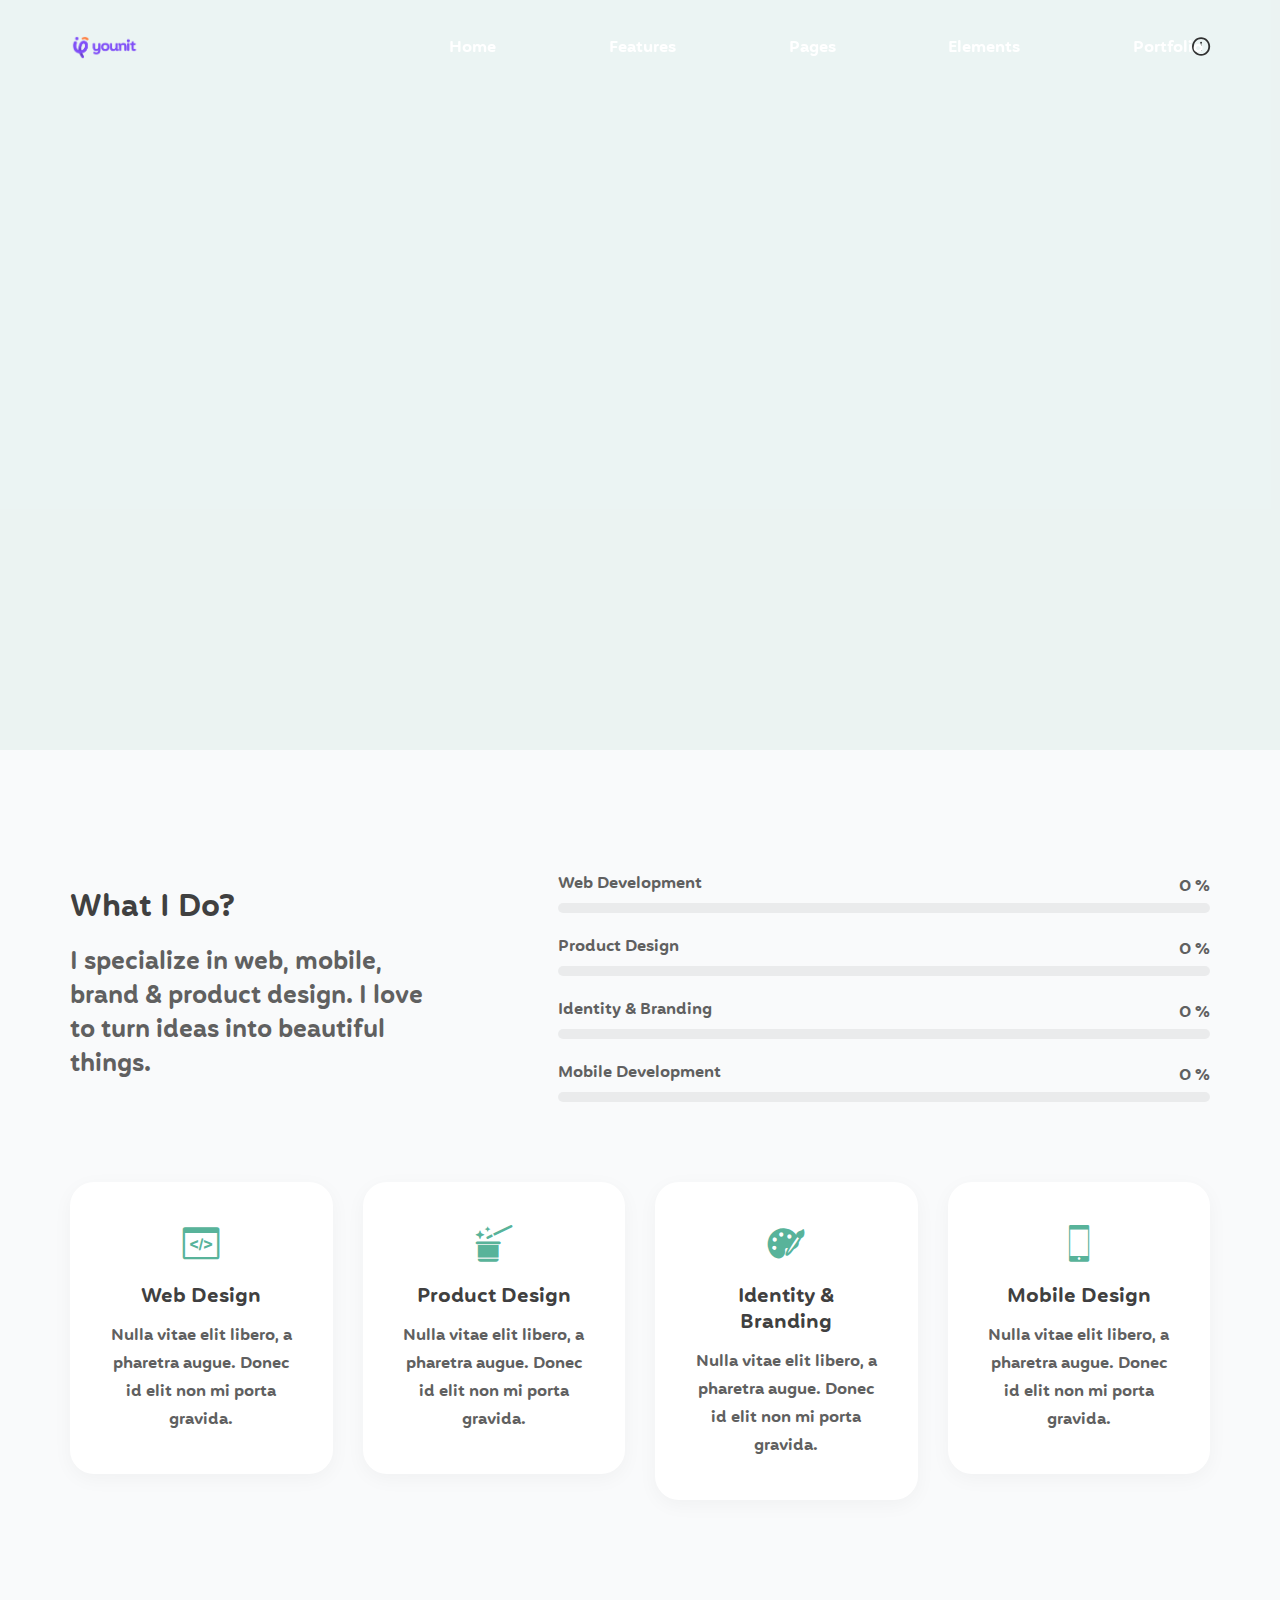
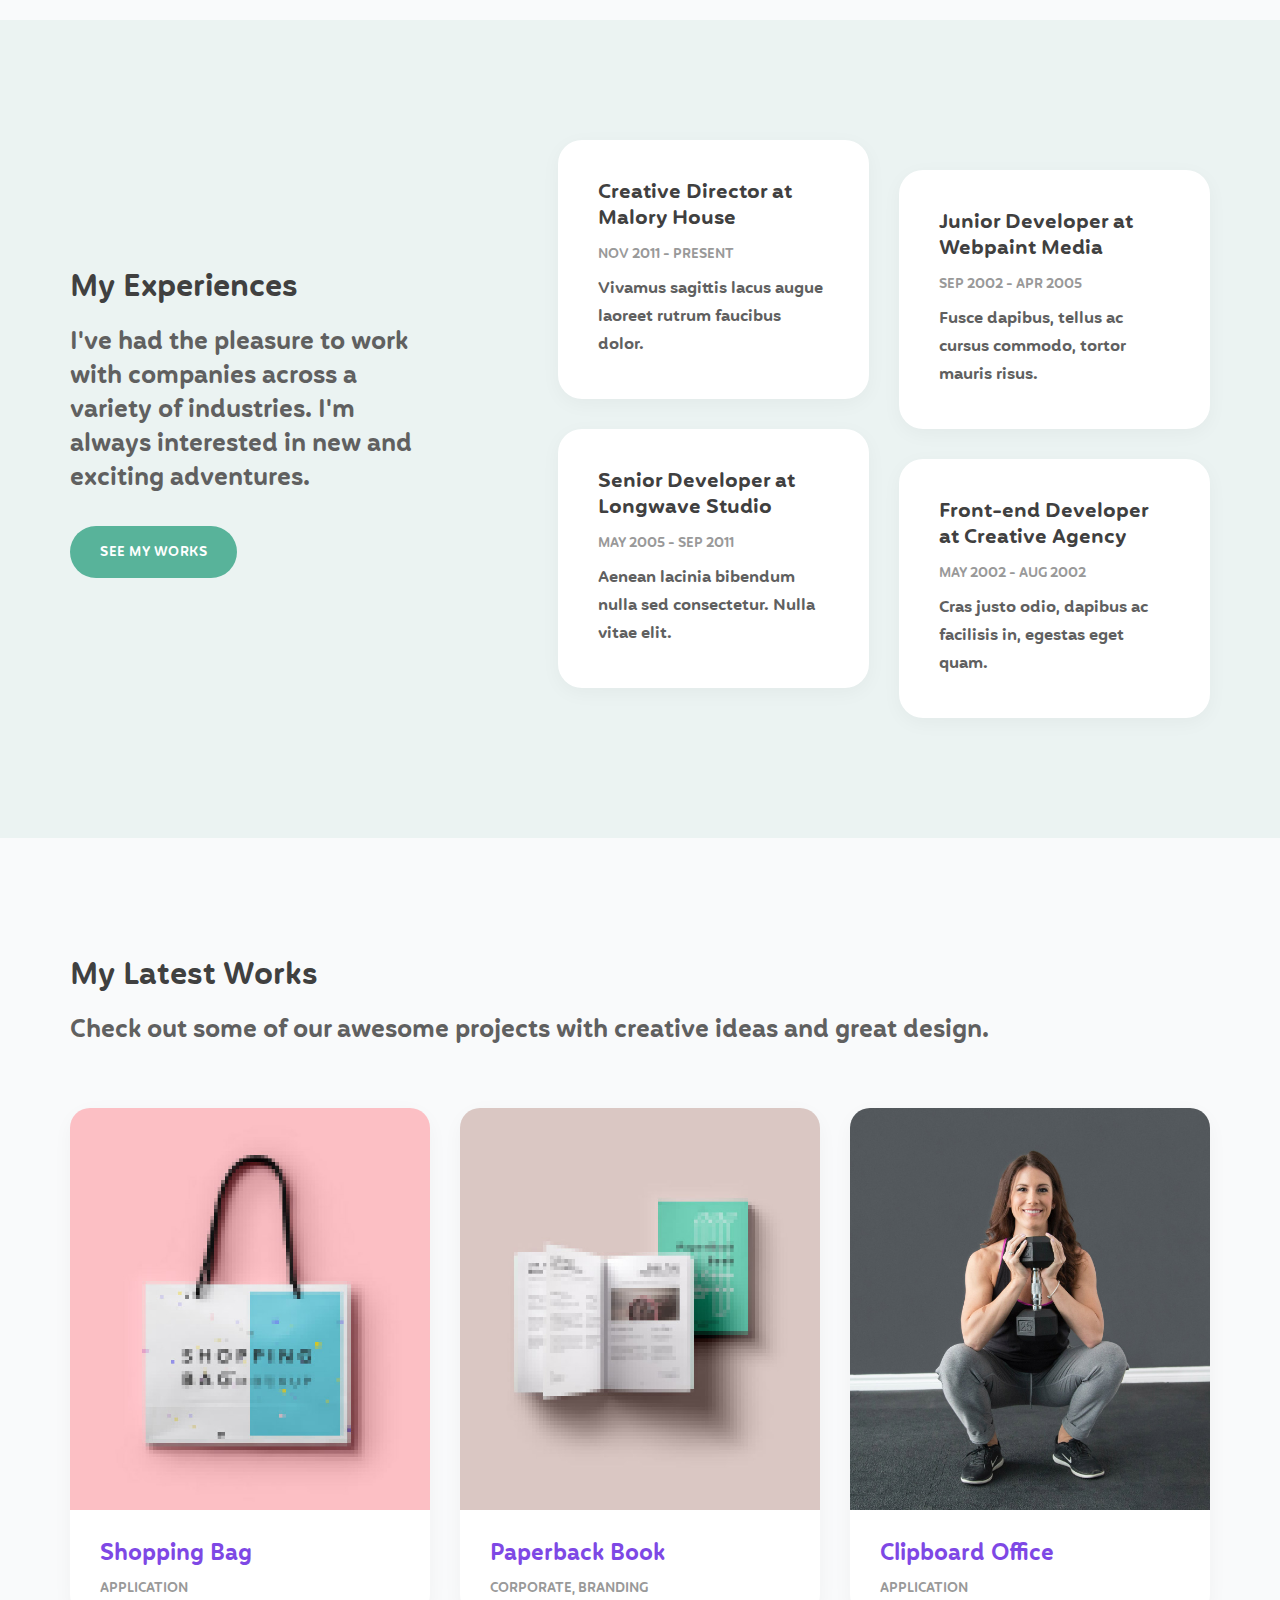
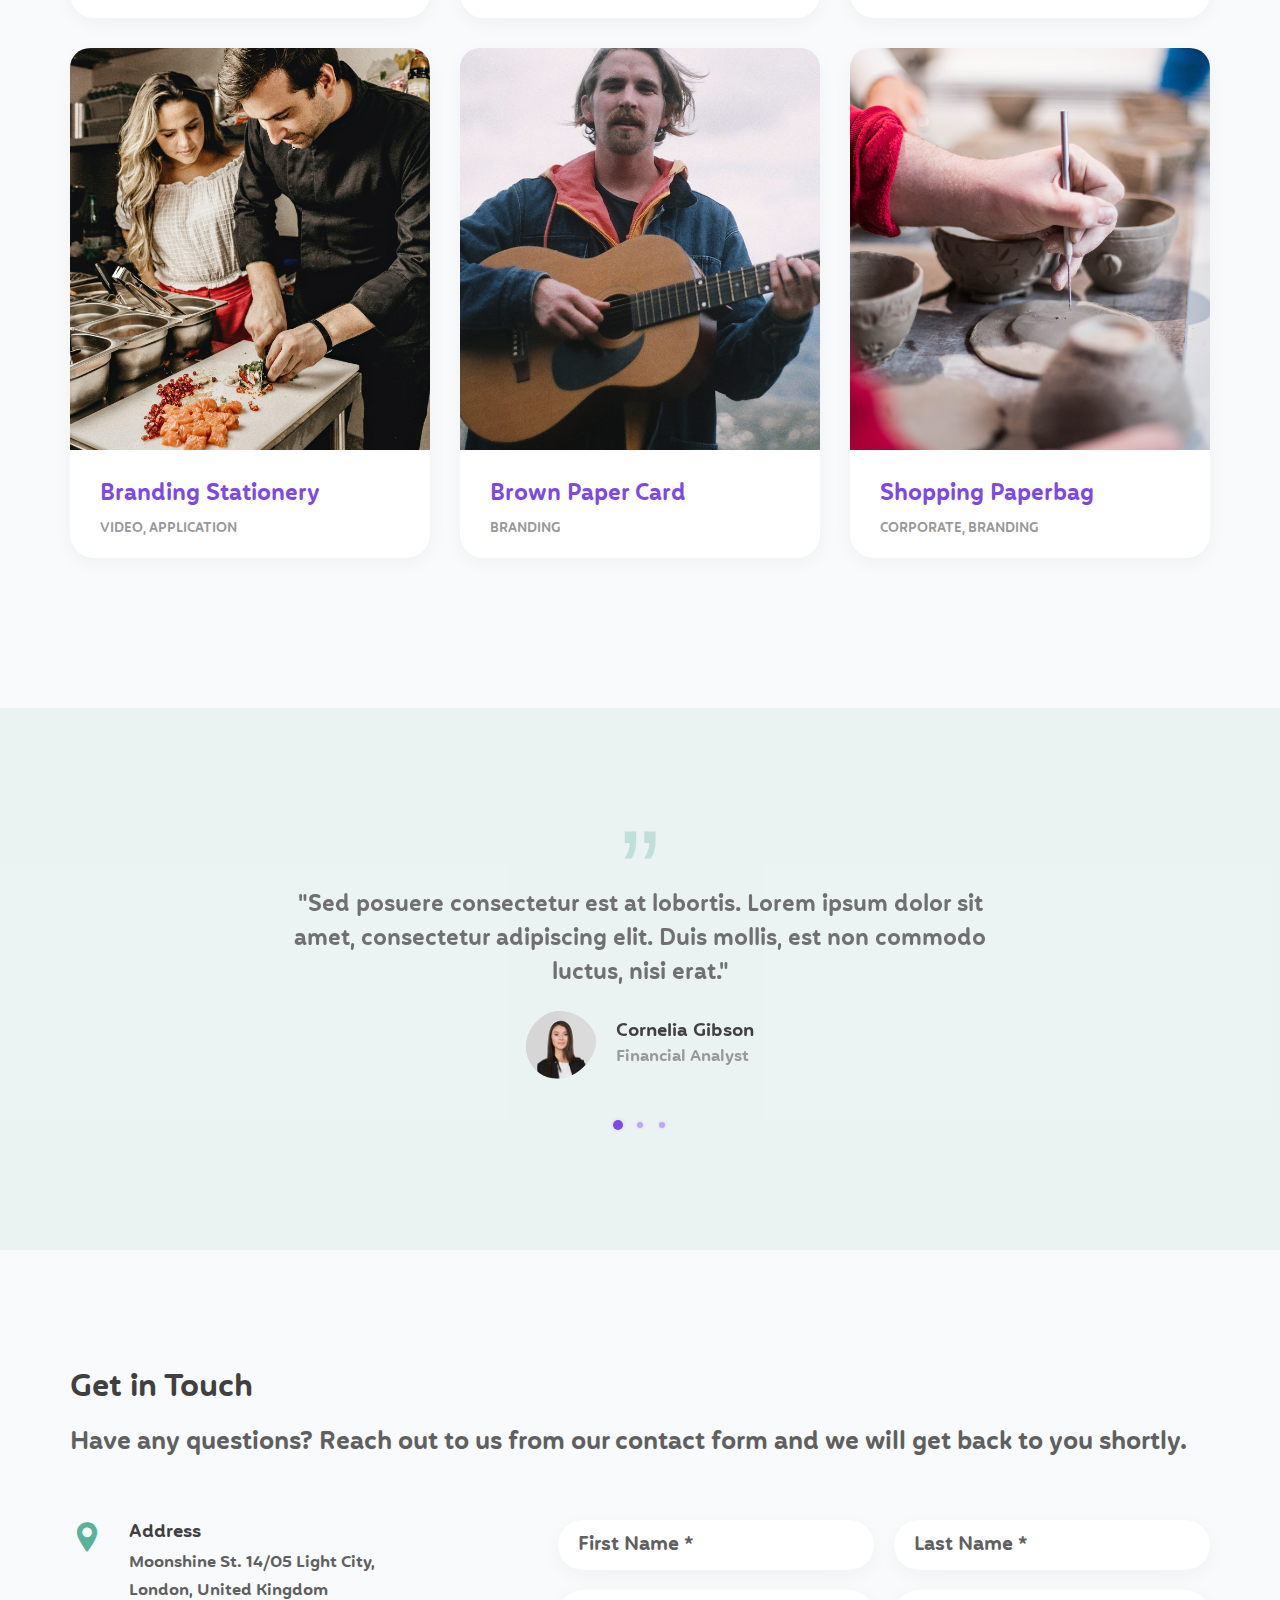
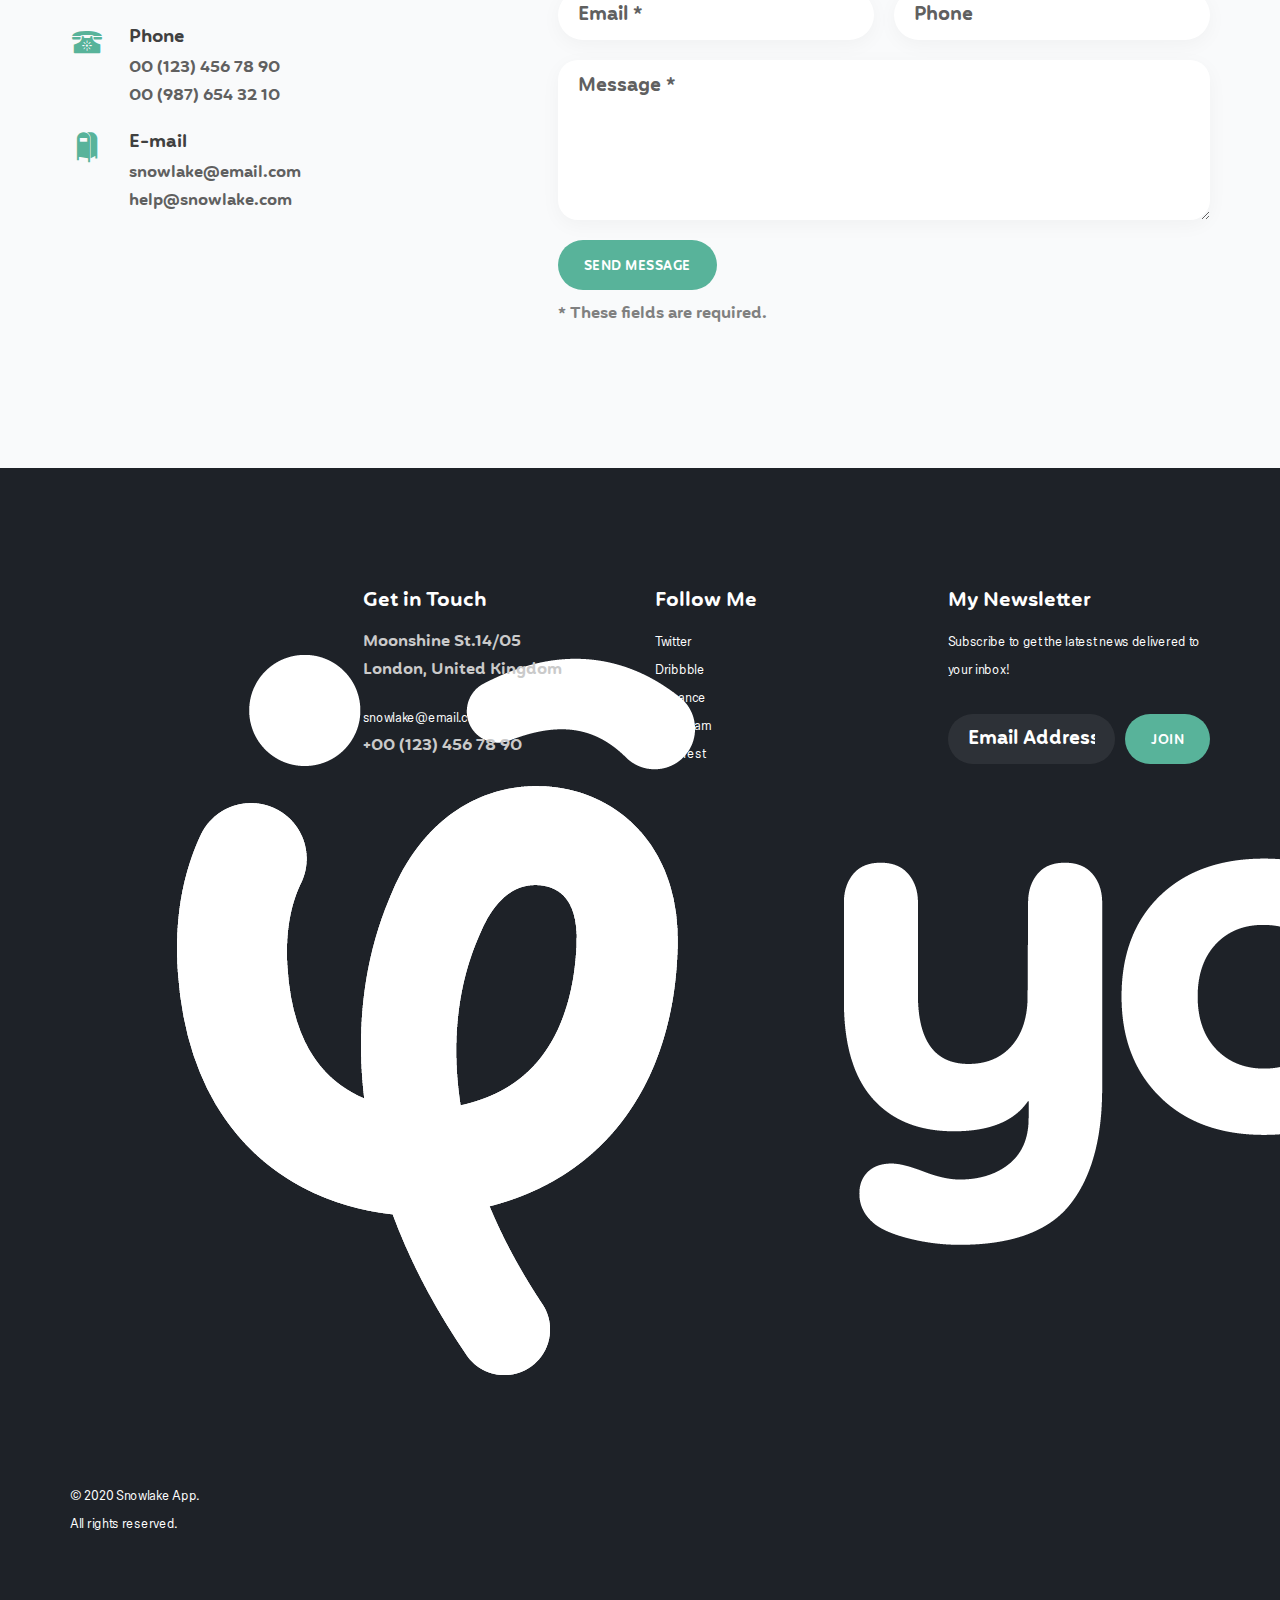
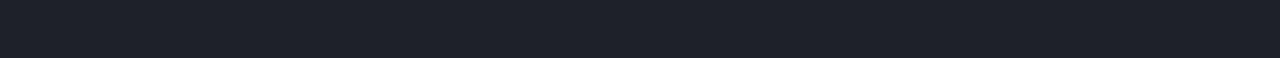
<file: color15.html>
<!DOCTYPE html>
<html lang="en">
<head>
  <meta charset="utf-8">
  <meta name="viewport" content="width=device-width, initial-scale=1.0">
  <link rel="shortcut icon" href="style/images/favicon.png">
  <title>Snowlake</title>
  <link rel="stylesheet" type="text/css" href="style/css/bootstrap.min.css">
  <link rel="stylesheet" type="text/css" href="style/css/plugins.css">
  <link rel="stylesheet" type="text/css" href="style/revolution/css/settings.css">
  <link rel="stylesheet" type="text/css" href="style/revolution/css/layers.css">
  <link rel="stylesheet" type="text/css" href="style/revolution/css/navigation.css">
  <link rel="stylesheet" type="text/css" href="style/type/type.css">
  <link rel="stylesheet" type="text/css" href="style.css">
  <link rel="stylesheet" type="text/css" href="style/css/color/teal.css">
  <link href="https://fonts.googleapis.com/css?family=Nunito:300,300i,400,400i,600,600i,700,700i&display=swap" rel="stylesheet">
  <link rel="stylesheet" type="text/css" href="style/css/font/font2.css">
</head>
<body class="onepage" data-spy="scroll" data-target=".navbar">
  <div class="content-wrapper">
    <nav class="navbar absolute transparent navbar-expand-lg">
      <div class="container">
        <div class="navbar-brand"><a href="index.html"><img src="#" srcset="style/images/logo.png 1x, style/images/logo@2x.png 2x" alt="" /></a></div>
        <div class="navbar-other ml-auto order-lg-3">
          <ul class="navbar-nav flex-row align-items-center" data-sm-skip="true">
            <li class="nav-item">
              <div class="navbar-hamburger d-lg-none d-xl-none ml-auto"><button class="hamburger animate plain" data-toggle="offcanvas-nav"><span></span></button></div>
            </li>
            <li class="nav-item"><button class="plain" data-toggle="offcanvas-info"><i class="jam jam-info"></i></button></li>
          </ul>
          <!-- /.navbar-nav -->
        </div>
        <!-- /.navbar-other -->
        <div class="navbar-collapse offcanvas-nav">
          <div class="offcanvas-header d-lg-none d-xl-none">
            <a href="index.html"><img src="#" srcset="style/images/logo-light.png 1x, style/images/logo-light@2x.png 2x" alt="" /></a>
            <button class="plain offcanvas-close offcanvas-nav-close"><i class="jam jam-close"></i></button>
          </div>
          <ul class="navbar-nav ml-auto">
            <li class="nav-item"><a class="nav-link" href="index.html">Home</a>
              <ul class="dropdown-menu mega-menu boxed list-view text-left">
                <li class="mega-menu-content">
                  <div class="row">
                    <div class="col-lg-3">
                      <ul class="list-unstyled">
                        <li><a class="dropdown-item" href="index.html">Digital Startup</a></li>
                        <li><a class="dropdown-item" href="index2.html">Saas Landing</a></li>
                        <li><a class="dropdown-item" href="index3.html">SEO Agency</a></li>
                        <li><a class="dropdown-item" href="index4.html">Modern Business</a></li>
                        <li><a class="dropdown-item" href="index5.html">Design Agency</a></li>
                        <li><a class="dropdown-item" href="index6.html">App Presentation</a></li>
                        <li><a class="dropdown-item" href="index7.html">Creative Landing</a></li>
                      </ul>
                    </div>
                    <!--/column -->
                    <div class="col-lg-3">
                      <ul class="list-unstyled">
                        <li><a class="dropdown-item" href="index8.html">Marketing Startup</a></li>
                        <li><a class="dropdown-item" href="index9.html">Digital Agency</a></li>
                        <li><a class="dropdown-item" href="index10.html">Creative Business</a></li>
                        <li><a class="dropdown-item" href="index11.html">Software Landing</a></li>
                        <li><a class="dropdown-item" href="index12.html">App Landing</a></li>
                        <li><a class="dropdown-item" href="index13.html">Creative Agency</a></li>
                        <li><a class="dropdown-item" href="index14.html">Wedding Photography</a></li>
                      </ul>
                    </div>
                    <!--/column -->
                    <div class="col-lg-3">
                      <ul class="list-unstyled">
                        <li><a class="dropdown-item" href="index15.html">Food Photography</a></li>
                        <li><a class="dropdown-item" href="index16.html">Creative Onepage</a></li>
                        <li><a class="dropdown-item" href="index17.html">Marketing Company</a></li>
                        <li><a class="dropdown-item" href="index18.html">Startup Business</a></li>
                        <li><a class="dropdown-item" href="index19.html">Creative Resume</a></li>
                        <li><a class="dropdown-item" href="index20.html">Digital Studio</a></li>
                        <li><a class="dropdown-item" href="index21.html">Travel Blog</a></li>
                      </ul>
                    </div>
                    <!--/column -->
                    <div class="col-lg-3">
                      <ul class="list-unstyled">
                        <li><a class="dropdown-item" href="index22.html">Minimal Shop</a></li>
                        <li><a class="dropdown-item" href="index23.html">Minimal Portfolio</a></li>
                        <li><a class="dropdown-item" href="index24.html">Coming Soon</a></li>
                        <li><a class="dropdown-item" href="index25.html">Personal Creative</a></li>
                        <li><a class="dropdown-item" href="index26.html">Minimal Photography</a></li>
                        <li><a class="dropdown-item" href="index27.html">Maintenance</a></li>
                      </ul>
                    </div>
                    <!--/column -->
                  </div>
                  <!--/.row -->
                </li>
                <!--/.mega-menu-content-->
              </ul>
              <!--/.dropdown-menu -->
            </li>
            <li class="nav-item dropdown"><a class="nav-link dropdown-toggle" href="#!">Features</a>
              <ul class="dropdown-menu">
                <li class="dropdown"><a class="dropdown-item dropdown-toggle" href="#">Header</a>
                  <ul class="dropdown-menu">
                    <li class="nav-item"><a class="dropdown-item" href="header.html">Classic Header</a></li>
                    <li class="nav-item"><a class="dropdown-item" href="header2.html">Classic Light Header</a></li>
                    <li class="nav-item"><a class="dropdown-item" href="header3.html">Classic Dark Header</a></li>
                    <li class="nav-item"><a class="dropdown-item" href="header4.html">Header with Topbar</a></li>
                    <li class="nav-item"><a class="dropdown-item" href="header5.html">Wide Header</a></li>
                    <li class="nav-item"><a class="dropdown-item" href="header6.html">Extended Header</a></li>
                    <li class="nav-item"><a class="dropdown-item" href="header7.html">Fancy Light Header</a></li>
                    <li class="nav-item"><a class="dropdown-item" href="header8.html">Fancy Dark Header</a></li>
                    <li class="nav-item"><a class="dropdown-item" href="header9.html">Centered Header</a></li>
                  </ul>
                </li>
                <li class="dropdown"><a class="dropdown-item dropdown-toggle" href="#">Footer</a>
                  <ul class="dropdown-menu">
                    <li class="nav-item"><a class="dropdown-item" href="footer.html">Footer with Details</a></li>
                    <li class="nav-item"><a class="dropdown-item" href="footer2.html">Centered Footer</a></li>
                    <li class="nav-item"><a class="dropdown-item" href="footer3.html">Simple Footer</a></li>
                    <li class="nav-item"><a class="dropdown-item" href="footer4.html">Footer with Widgets</a></li>
                    <li class="nav-item"><a class="dropdown-item" href="footer5.html">Minimalist Footer</a></li>
                    <li class="nav-item"><a class="dropdown-item" href="footer6.html">Footer with Overflow</a></li>
                    <li class="nav-item"><a class="dropdown-item" href="footer7.html">Footer with Background Image</a></li>
                  </ul>
                </li>
                <li class="dropdown"><a class="dropdown-item dropdown-toggle" href="#">Page Title</a>
                  <ul class="dropdown-menu">
                    <li class="nav-item"><a class="dropdown-item" href="page-title.html">Page Title with Image</a></li>
                    <li class="nav-item"><a class="dropdown-item" href="page-title2.html">Page Title with Breadcrumbs</a></li>
                    <li class="nav-item"><a class="dropdown-item" href="page-title3.html">Page Title with Light Wrapper</a></li>
                    <li class="nav-item"><a class="dropdown-item" href="page-title4.html">Page Title with Gray Wrapper</a></li>
                    <li class="nav-item"><a class="dropdown-item" href="page-title5.html">Page Title with Dark Wrapper</a></li>
                    <li class="nav-item"><a class="dropdown-item" href="page-title6.html">Page Title with Colored Wrapper</a></li>
                    <li class="nav-item"><a class="dropdown-item" href="page-title7.html">Page Title with Gradient Wrapper</a></li>
                    <li class="nav-item"><a class="dropdown-item" href="page-title8.html">Page Title with Video Wrapper</a></li>
                  </ul>
                </li>
                <li class="dropdown"><a class="dropdown-item dropdown-toggle" href="#">Modal Popup</a>
                  <ul class="dropdown-menu">
                    <li class="nav-item"><a class="dropdown-item" href="modal-popup1.html">Subscription</a></li>
                    <li class="nav-item"><a class="dropdown-item" href="modal-popup2.html">Subscription Alternative</a></li>
                    <li class="nav-item"><a class="dropdown-item" href="modal-popup3.html">Sign Up</a></li>
                    <li class="nav-item"><a class="dropdown-item" href="modal-popup4.html">Contact Form</a></li>
                    <li class="nav-item"><a class="dropdown-item" href="modal-popup5.html">Cookie</a></li>
                    <li class="nav-item"><a class="dropdown-item" href="modal-popup6.html">Sale</a></li>
                  </ul>
                </li>
                <li class="nav-item dropdown"><a class="dropdown-item dropdown-toggle" href="#">Fonts</a>
                  <ul class="dropdown-menu">
                    <li class="nav-item"><a class="dropdown-item" href="font1.html">Jost</a></li>
                    <li class="nav-item"><a class="dropdown-item" href="font2.html">Nunito</a></li>
                    <li class="nav-item"><a class="dropdown-item" href="font3.html">DM Sans + Zilla Slab</a></li>
                    <li class="nav-item"><a class="dropdown-item" href="font4.html">HK Grotesk</a></li>
                    <li class="nav-item"><a class="dropdown-item" href="font5.html">Abhaya Libre</a></li>
                  </ul>
                </li>
                <li class="nav-item dropdown"><a class="dropdown-item dropdown-toggle" href="#">Colors</a>
                  <ul class="dropdown-menu">
                    <li class="nav-item"><a class="dropdown-item" href="color1.html">Aqua</a></li>
                    <li class="nav-item"><a class="dropdown-item" href="color2.html">Blue</a></li>
                    <li class="nav-item"><a class="dropdown-item" href="color3.html">Brown</a></li>
                    <li class="nav-item"><a class="dropdown-item" href="color4.html">Cobalt</a></li>
                    <li class="nav-item"><a class="dropdown-item" href="color5.html">Green</a></li>
                    <li class="nav-item"><a class="dropdown-item" href="color6.html">Hibiscus</a></li>
                    <li class="nav-item"><a class="dropdown-item" href="color7.html">Leaf</a></li>
                    <li class="nav-item"><a class="dropdown-item" href="color8.html">Meander</a></li>
                    <li class="nav-item"><a class="dropdown-item" href="color9.html">Orange</a></li>
                    <li class="nav-item"><a class="dropdown-item" href="color10.html">Pink</a></li>
                    <li class="nav-item"><a class="dropdown-item" href="color11.html">Purple</a></li>
                    <li class="nav-item"><a class="dropdown-item" href="color12.html">Red</a></li>
                    <li class="nav-item"><a class="dropdown-item" href="color13.html">Rose</a></li>
                    <li class="nav-item"><a class="dropdown-item" href="color14.html">Sky</a></li>
                    <li class="nav-item"><a class="dropdown-item" href="color15.html">Teal</a></li>
                    <li class="nav-item"><a class="dropdown-item" href="color16.html">Violet</a></li>
                    <li class="nav-item"><a class="dropdown-item" href="color17.html">Yellow</a></li>
                  </ul>
                </li>
                <li class="dropdown"><a class="dropdown-item dropdown-toggle" href="#">Onepage</a>
                  <ul class="dropdown-menu">
                    <li class="nav-item"><a class="dropdown-item" href="index16.html">Demo I</a></li>
                    <li class="nav-item"><a class="dropdown-item" href="index19.html">Demo II</a></li>
                  </ul>
                </li>
                <li class="nav-item"><a class="dropdown-item" href="box-layout.html">Box Layout</a></li>
              </ul>
            </li>
            <li class="nav-item dropdown"><a class="nav-link dropdown-toggle" href="#!">Pages</a>
              <ul class="dropdown-menu">
                <li class="dropdown"><a class="dropdown-item dropdown-toggle" href="#">Services</a>
                  <ul class="dropdown-menu">
                    <li class="nav-item"><a class="dropdown-item" href="services.html">Services I</a></li>
                    <li class="nav-item"><a class="dropdown-item" href="services2.html">Services II</a></li>
                    <li class="nav-item"><a class="dropdown-item" href="services3.html">Services III</a></li>
                    <li class="nav-item"><a class="dropdown-item" href="services4.html">Services IV</a></li>
                    <li class="nav-item"><a class="dropdown-item" href="services5.html">Services V</a></li>
                  </ul>
                </li>
                <li class="dropdown"><a class="dropdown-item dropdown-toggle" href="#">About</a>
                  <ul class="dropdown-menu">
                    <li class="nav-item"><a class="dropdown-item" href="about.html">About I</a></li>
                    <li class="nav-item"><a class="dropdown-item" href="about2.html">About II</a></li>
                    <li class="nav-item"><a class="dropdown-item" href="about3.html">About III</a></li>
                    <li class="nav-item"><a class="dropdown-item" href="about4.html">About IV</a></li>
                  </ul>
                </li>
                <li class="dropdown"><a class="dropdown-item dropdown-toggle" href="#">Shop</a>
                  <ul class="dropdown-menu">
                    <li class="nav-item"><a class="dropdown-item" href="shop.html">Shop</a></li>
                    <li class="nav-item"><a class="dropdown-item" href="shop2.html">Shop with Sidebar</a></li>
                    <li class="nav-item"><a class="dropdown-item" href="shop3.html">Shop with Left Sidebar</a></li>
                    <li class="nav-item"><a class="dropdown-item" href="shop-product.html">Product Page</a></li>
                    <li class="nav-item"><a class="dropdown-item" href="shop-cart.html">Shopping Cart</a></li>
                    <li class="nav-item"><a class="dropdown-item" href="shop-checkout.html">Checkout</a></li>
                  </ul>
                </li>
                <li class="dropdown"><a class="dropdown-item dropdown-toggle" href="#">Contact</a>
                  <ul class="dropdown-menu">
                    <li class="nav-item"><a class="dropdown-item" href="contact.html">Contact I</a></li>
                    <li class="nav-item"><a class="dropdown-item" href="contact2.html">Contact II</a></li>
                    <li class="nav-item"><a class="dropdown-item" href="contact3.html">Contact III</a></li>
                    <li class="nav-item"><a class="dropdown-item" href="contact4.html">Contact IV</a></li>
                  </ul>
                </li>
                <li><a class="dropdown-item" href="faq.html">FAQ</a></li>
                <li><a class="dropdown-item" href="page-loading.html">Page Loading</a></li>
                <li><a class="dropdown-item" href="scroll-animation.html">Scroll Animation</a></li>
              </ul>
            </li>
            <li class="nav-item"><a class="nav-link" href="#!">Elements</a>
              <ul class="dropdown-menu mega-menu boxed list-view text-left">
                <li class="mega-menu-content">
                  <div class="row">
                    <div class="col-lg-3">
                      <ul class="list-unstyled">
                        <li><a href="accordion.html">Accordion</a></li>
                        <li><a href="alerts.html">Alerts</a></li>
                        <li><a href="animated-text.html">Animated Text</a></li>
                        <li><a href="blockquote.html">Blockquote</a></li>
                        <li><a href="buttons-badges.html">Buttons & Badges</a></li>
                        <li><a href="call-to-action.html">Call to Action</a></li>
                        <li><a href="carousel.html">Carousel</a></li>
                        <li><a href="clients.html">Clients</a></li>
                        <li><a href="countdown.html">Countdown</a></li>
                        <li><a href="counter.html">Counter</a></li>
                      </ul>
                    </div>
                    <!--/column -->
                    <div class="col-lg-3">
                      <ul class="list-unstyled">
                        <li><a href="dividers.html">Dividers</a></li>
                        <li><a href="dropcap.html">Dropcap</a></li>
                        <li><a href="forms.html">Forms</a></li>
                        <li><a href="icon-concept.html">Icons - Concept</a></li>
                        <li><a href="icon-jam.html">Icons - Jam</a></li>
                        <li><a href="icon-icofont.html">Icons - Icofont</a></li>
                        <li><a href="icon-lineal.html">Icons - Lineal</a></li>
                        <li><a href="icon-box.html">Icon Box</a></li>
                        <li><a href="image-hover.html">Image Hover</a></li>
                        <li><a href="image-mask.html">Image Mask</a></li>
                      </ul>
                    </div>
                    <!--/column -->
                    <div class="col-lg-3">
                      <ul class="list-unstyled">
                        <li><a href="lightbox.html">Lightbox</a></li>
                        <li><a href="lists.html">Lists</a></li>
                        <li><a href="player.html">Media Player</a></li>
                        <li><a href="modal.html">Modal</a></li>
                        <li><a href="pricing.html">Pricing Tables</a></li>
                        <li><a href="process.html">Process Steps</a></li>
                        <li><a href="progressbar.html">Progress Bar</a></li>
                        <li><a href="animations.html">Scroll Animations</a></li>
                        <li><a href="social-icons.html">Social Icons</a></li>
                        <li><a href="tables.html">Tables</a></li>
                      </ul>
                    </div>
                    <!--/column -->
                    <div class="col-lg-3">
                      <ul class="list-unstyled">
                        <li><a href="tabs.html">Tabs</a></li>
                        <li><a href="team.html">Team</a></li>
                        <li><a href="testimonials.html">Testimonials</a></li>
                        <li><a href="titles.html">Titles</a></li>
                        <li><a href="toggle.html">Toggle</a></li>
                        <li><a href="tooltip-popover.html">Tooltip & Popover</a></li>
                        <li><a href="typography.html">Typography</a></li>
                        <li><a href="video-popup.html">Video Popup</a></li>
                        <li><a href="waves.html">Waves</a></li>
                        <li><a href="wrappers.html">Wrappers</a></li>
                      </ul>
                    </div>
                    <!--/column -->
                  </div>
                  <!--/.row -->
                </li>
                <!--/.mega-menu-content-->
              </ul>
              <!--/.dropdown-menu -->
            </li>
            <li class="nav-item dropdown"><a class="nav-link dropdown-toggle" href="#!">Portfolio</a>
              <ul class="dropdown-menu">
                <li><a class="dropdown-item" href="portfolio.html">Grid Portfolio</a></li>
                <li><a class="dropdown-item" href="portfolio2.html">Grid Portfolio with Details</a></li>
                <li><a class="dropdown-item" href="portfolio3.html">Masonry Portfolio</a></li>
                <li><a class="dropdown-item" href="portfolio4.html">Masonry Portfolio with Details</a></li>
                <li><a class="dropdown-item" href="portfolio5.html">Mosaic Portfolio</a></li>
                <li><a class="dropdown-item" href="portfolio6.html">Fullscreen Grid Portfolio</a></li>
                <li><a class="dropdown-item" href="portfolio7.html">Portfolio with Item Details</a></li>
                <li><a class="dropdown-item" href="portfolio8.html">Box Portfolio with Item Details</a></li>
                <li class="dropdown"><a class="dropdown-item dropdown-toggle" href="#">Portfolio Posts</a>
                  <ul class="dropdown-menu">
                    <li class="nav-item"><a class="dropdown-item" href="portfolio-post.html">Post with Multiple Images</a></li>
                    <li class="nav-item"><a class="dropdown-item" href="portfolio-post2.html">Post with Slider</a></li>
                    <li class="nav-item"><a class="dropdown-item" href="portfolio-post3.html">Post with Masonry Gallery</a></li>
                    <li class="nav-item"><a class="dropdown-item" href="portfolio-post4.html">Post with Carousel</a></li>
                    <li class="nav-item"><a class="dropdown-item" href="portfolio-post5.html">Post with Columns</a></li>
                    <li class="nav-item"><a class="dropdown-item" href="portfolio-post6.html">Post with Video</a></li>
                  </ul>
                </li>
              </ul>
            </li>
            <li class="nav-item dropdown"><a class="nav-link dropdown-toggle" href="#!">Blog</a>
              <ul class="dropdown-menu">
                <li><a class="dropdown-item" href="blog.html">Grid View</a></li>
                <li><a class="dropdown-item" href="blog2.html">Grid View with Sidebar</a></li>
                <li><a class="dropdown-item" href="blog3.html">Box Grid View</a></li>
                <li><a class="dropdown-item" href="blog4.html">Box Grid View with Sidebar</a></li>
                <li><a class="dropdown-item" href="blog5.html">Classic View</a></li>
                <li><a class="dropdown-item" href="blog6.html">Classic View with Sidebar</a></li>
                <li><a class="dropdown-item" href="blog7.html">Box Classic View</a></li>
                <li><a class="dropdown-item" href="blog8.html">Box Classic View with Sidebar</a></li>
                <li class="dropdown"><a class="dropdown-item dropdown-toggle" href="#">Blog Posts</a>
                  <ul class="dropdown-menu">
                    <li class="nav-item"><a class="dropdown-item" href="blog-post.html">Post No Sidebar</a></li>
                    <li class="nav-item"><a class="dropdown-item" href="blog-post2.html">Post with Sidebar</a></li>
                    <li class="nav-item"><a class="dropdown-item" href="blog-post3.html">Box Post No Sidebar </a></li>
                    <li class="nav-item"><a class="dropdown-item" href="blog-post4.html">Box Post with Sidebar </a></li>
                  </ul>
                </li>
              </ul>
            </li>
          </ul>
          <!-- /.navbar-nav -->
        </div>
        <!-- /.navbar-collapse -->
      </div>
      <!-- /.container -->
    </nav>
    <!-- /.navbar -->
    <div class="offcanvas-info inverse-text">
      <button class="plain offcanvas-close offcanvas-info-close"><i class="jam jam-close"></i></button>
      <a href="index.html"><img src="#" srcset="style/images/logo-light.png 1x, style/images/logo-light@2x.png 2x" alt="" /></a>
      <div class="space30"></div>
      <p>Snowlake is a multi-concept and powerful site template contains rich layouts with possibility of unlimited combinations & beautiful elements.</p>
      <div class="space20"></div>
      <div class="widget">
        <h5 class="widget-title">Contact Info</h5>
        <address> Moonshine St. 14/05 <br /> Light City, London <div class="space20"></div>
          <a href="mailto:first.last@email.com" class="nocolor">info@email.com</a><br /> +00 (123) 456 78 90 </address>
      </div>
      <!-- /.widget -->
      <div class="widget">
        <h3 class="widget-title">Learn More</h3>
        <ul class="list-unstyled">
          <li><a href="#" class="nocolor">Our Story</a></li>
          <li><a href="#" class="nocolor">Terms of Use</a></li>
          <li><a href="#" class="nocolor">Privacy Policy</a></li>
          <li><a href="#" class="nocolor">Contact Us</a></li>
        </ul>
      </div>
      <!-- /.widget -->
      <div class="widget">
        <h3 class="widget-title">Follow Us</h3>
        <ul class="social social-mute social-s ml-auto">
          <li><a href="#"><i class="jam jam-twitter"></i></a></li>
          <li><a href="#"><i class="jam jam-facebook"></i></a></li>
          <li><a href="#"><i class="jam jam-instagram"></i></a></li>
          <li><a href="#"><i class="jam jam-vimeo"></i></a></li>
          <li><a href="#"><i class="jam jam-youtube"></i></a></li>
        </ul>
      </div>
      <!-- /.widget -->
    </div>
    <section id="home">
      <div class="wrapper bg-opacity-default">
        <div class="rev_slider_wrapper fullwidth-container dark-spinner">
          <div id="slider6" class="rev_slider fullwidthbanner" data-version="5.4.7">
            <ul>
              <li data-transition="fade" data-thumb=""><img src="style/images/dummy.png" style="background:transparent" alt="" />
                <div class="tp-caption font-weight-600 color-dark" 
	                 data-x="['left','left','center','center']" 
	                 data-y="['middle','middle','bottom','bottom']" 
	                 data-hoffset="['50','30','0','0']" 
	                 data-voffset="['-100','-120','280','280']" 
	                 data-fontsize="['40','40','40','32']" 
	                 data-lineheight="['50','50','50','42']" 
	                 data-width="['460','380','650','340']" 
	                 data-textAlign="['left','left','center','center']" 
	                 data-whitespace="['normal','normal','normal','normal']" 
	                 data-frames='[{"delay":1100,"speed":1500,"frame":"0","from":"y:50px;opacity:0;","to":"o:1;","ease":"Power3.easeInOut"},{"delay":"wait","speed":300,"frame":"999","to":"opacity:0;","ease":"Power3.easeInOut"}]' 
	                 data-responsive="on" 
	                 data-responsive_offset="on" style="z-index: 9;">Hi, I'm Julia Davis  
		        </div>
				<!-- /.tp-caption -->
                <div class="tp-caption font-weight-400 color-dark" 
	                 data-x="['left','left','center','center']" 
	                 data-y="['middle','middle','bottom','bottom']"  
	                 data-hoffset="['50','30','0','0']" 
	                 data-voffset="['30','30','150','140']" 
	                 data-fontsize="['26','26','26','20']" 
	                 data-lineheight="['38','38','38','32']" 
	                 data-width="['460','380','650','340']" 
	                 data-textAlign="['left','left','center','center']" 
	                 data-whitespace="['normal','normal','normal','normal']" 
	                 data-frames='[{"delay":1500,"speed":1500,"frame":"0","from":"y:50px;opacity:0;","to":"o:1;","ease":"Power3.easeInOut"},{"delay":"wait","speed":300,"frame":"999","to":"opacity:0;","ease":"Power3.easeInOut"}]' 
	                 data-responsive="on" 
	                 data-responsive_offset="on" style="z-index: 9;">I’m a passionate corporate brand designer based in New York. Find my works on <a href="#" class="hover">Dribbble</a>, my portfolio on <a href="#" class="hover">Behance</a> in case you are curious.  
		        </div>
				<!-- /.tp-caption -->
                <a class="tp-caption btn btn-l scroll" 
	                 data-x="['left','left','center','center']" 
	                 data-y="['middle','middle','bottom','bottom']" 
		             data-hoffset="['50','30','0','0']"
	                 data-voffset="['175','190','60','60']" 
	                 data-width="['auto','auto','auto','auto']" 
	                 data-frames='[{"delay":1900,"speed":1500,"frame":"0","from":"y:50px;opacity:0;","to":"o:1;","ease":"Power3.easeInOut"},{"delay":"wait","speed":300,"frame":"999","to":"opacity:0;","ease":"Power3.easeInOut"}]' 
	                 data-responsive="on" 
	                 data-responsive_offset="on" style="z-index: 9;" href="#portfolio">See My Works  
		        </a>
				<!-- /.tp-caption -->
                <div class="tp-caption img-blob blob8" 
	                 data-x="['right','right','center','center']" 
	                 data-y="['middle','middle','top','top']" 
	                 data-hoffset="['60','30','10','10']" 
	                 data-voffset="['25','25','100','100']" 
	                 data-frames='[{"delay":700,"speed":1500,"frame":"0","from":"y:50px;opacity:0;","to":"o:1;","ease":"Power3.easeInOut"},{"delay":"wait","speed":300,"frame":"999","to":"opacity:0;","ease":"Power3.easeInOut"}]' 
	                 data-visibility="['on','on','on','on']" 
	                 data-width="none" 
	                 data-height="none" 
	                 data-type="image" 
	                 data-responsive="on" 
	                 data-responsive_offset="on" style="z-index: 5;">
                  <img 
	                 data-lazyload="" src="style/images/art/about10.jpg" 
	                 data-ww="['550','500','400','300']" 
	                 data-hh="auto" alt="" />  
		        </div>
				<!-- /.tp-caption -->
              </li>
            </ul>
            <div class="tp-bannertimer tp-bottom"></div>
          </div>
          <!-- /.rev_slider -->
        </div>
        <!-- /.rev_slider_wrapper -->
      </div>
      <!-- /.wrapper -->
    </section>
    <section id="services">
      <div class="wrapper light-wrapper">
        <div class="container inner">
          <div class="row align-items-center">
            <div class="col-lg-4 order-lg-2">
              <h2 class="section-title mb-20">What I Do?</h2>
              <p class="lead larger">I specialize in web, mobile, brand & product design. I love to turn ideas into beautiful things.</p>
            </div>
            <!--/column -->
            <div class="space30 d-none d-md-block d-lg-none"></div>
            <div class="col-lg-7 order-lg-2 offset-lg-1">
              <ul class="progress-list">
                <li>
                  <p>Web Development</p>
                  <div class="progressbar line default" data-value="100"></div>
                </li>
                <li>
                  <p>Product Design</p>
                  <div class="progressbar line default" data-value="80"></div>
                </li>
                <li>
                  <p>Identity & Branding</p>
                  <div class="progressbar line default" data-value="85"></div>
                </li>
                <li>
                  <p>Mobile Development</p>
                  <div class="progressbar line default" data-value="90"></div>
                </li>
              </ul>
              <!-- /.progress-list -->
            </div>
            <!--/column -->
          </div>
          <!--/.row -->
          <div class="space60"></div>
          <div class="row text-center">
            <div class="col-md-6 col-lg-3">
              <div class="box bg-white shadow shadow-hover">
                <div class="icon color-default fs-42 mb-20"> <i class="icofont-code"></i> </div>
                <h5>Web Design</h5>
                <p>Nulla vitae elit libero, a pharetra augue. Donec id elit non mi porta gravida.</p>
              </div>
              <!--/.box -->
            </div>
            <!--/column -->
            <div class="col-md-6 col-lg-3">
              <div class="box bg-white shadow shadow-hover">
                <div class="icon color-default fs-42 mb-20"> <i class="icofont-magic-alt"></i> </div>
                <h5>Product Design</h5>
                <p>Nulla vitae elit libero, a pharetra augue. Donec id elit non mi porta gravida.</p>
              </div>
              <!--/.box -->
            </div>
            <!--/column -->
            <div class="space30 d-none d-md-block d-lg-none"></div>
            <div class="col-md-6 col-lg-3">
              <div class="box bg-white shadow shadow-hover">
                <div class="icon color-default fs-42 mb-20"> <i class="icofont-paint"></i> </div>
                <h5>Identity & Branding</h5>
                <p>Nulla vitae elit libero, a pharetra augue. Donec id elit non mi porta gravida.</p>
              </div>
              <!--/.box -->
            </div>
            <!--/column -->
            <div class="col-md-6 col-lg-3">
              <div class="box bg-white shadow shadow-hover">
                <div class="icon color-default fs-42 mb-20"> <i class="icofont-smart-phone"></i> </div>
                <h5>Mobile Design</h5>
                <p>Nulla vitae elit libero, a pharetra augue. Donec id elit non mi porta gravida.</p>
              </div>
              <!--/.box -->
            </div>
            <!--/column -->
          </div>
          <!--/.row -->
        </div>
        <!-- /.container -->
      </div>
      <!-- /.wrapper -->
    </section>
    <section id="experiences">
      <div class="wrapper bg-opacity-default">
        <div class="container inner">
          <div class="row align-items-center">
            <div class="space30 d-none d-md-block d-lg-none"></div>
            <div class="col-lg-4 order-lg-2">
              <h2 class="section-title mb-20">My Experiences</h2>
              <p class="lead larger">I've had the pleasure to work with companies across a variety of industries. I'm always interested in new and exciting adventures.</p>
              <div class="space10"></div>
              <a href="#" class="btn btn-l">See My Works</a>
            </div>
            <!--/column -->
            <div class="space30 d-none d-md-block d-lg-none"></div>
            <div class="col-lg-7 order-lg-2 offset-lg-1 grid">
              <div class="row isotope">
                <div class="col-md-6 item grid-sizer">
                  <div class="box bg-white shadow shadow-hover">
                    <h5>Creative Director at Malory House</h5>
                    <div class="meta">Nov 2011 - Present</div>
                    <p>Vivamus sagittis lacus augue laoreet rutrum faucibus dolor.</p>
                  </div>
                  <!--/.box -->
                  <div class="space30"></div>
                  <div class="box bg-white shadow shadow-hover">
                    <h5>Senior Developer at Longwave Studio</h5>
                    <div class="meta">May 2005 - Sep 2011</div>
                    <p>Aenean lacinia bibendum nulla sed consectetur. Nulla vitae elit.</p>
                  </div>
                  <!--/.box -->
                </div>
                <!--/column -->
                <div class="col-md-6 item grid-sizer">
                  <div class="space30 d-none d-md-block"></div>
                  <div class="box bg-white shadow shadow-hover">
                    <h5>Junior Developer at Webpaint Media</h5>
                    <div class="meta">Sep 2002 - Apr 2005</div>
                    <p>Fusce dapibus, tellus ac cursus commodo, tortor mauris risus.</p>
                  </div>
                  <!--/.box -->
                  <div class="space30"></div>
                  <div class="box bg-white shadow shadow-hover">
                    <h5>Front-end Developer at Creative Agency</h5>
                    <div class="meta">May 2002 - Aug 2002</div>
                    <p>Cras justo odio, dapibus ac facilisis in, egestas eget quam.</p>
                  </div>
                  <!--/.box -->
                </div>
                <!--/column -->
              </div>
              <!--/.row -->
            </div>
            <!--/column -->
          </div>
          <!--/.row -->
        </div>
        <!-- /.container -->
      </div>
      <!-- /.wrapper -->
    </section>
    <section id="portfolio">
      <div class="wrapper light-wrapper">
        <div class="container inner">
          <h2 class="section-title mb-20">My Latest Works</h2>
          <p class="lead larger">Check out some of our awesome projects with creative ideas and great design.</p>
          <div class="space40"></div>
          <div class="grid grid-view boxed">
            <div class="tiles">
              <div class="row isotope light-gallery-wrapper">
                <div class="item item-detailed grid-sizer col-md-6 col-lg-4">
                  <div class="box bg-white shadow p-30">
                    <figure class="main rounded mb-30">
                      <div class="item-detailed-image"><img src="style/images/art/s1.jpg" alt="" /><img src="style/images/art/s1-2.jpg" alt="" /></div>
                      <a href="style/images/art/s1.jpg" class="hover-icon-first lightbox" data-tip="Enlarge image"><i class="jam jam-qr-code"></i></a>
                      <a href="#" class="hover-icon-second" data-tip="Go to link"><i class="jam jam-link"></i></a>
                    </figure>
                    <div class="item-content">
                      <h2 class="post-title mb-10">Shopping Bag</h2>
                      <div class="meta mb-0">Application</div>
                    </div>
                    <!-- /.item-content -->
                  </div>
                  <!-- /.box -->
                </div>
                <!-- /.item -->
                <div class="item item-detailed grid-sizer col-md-6 col-lg-4">
                  <div class="box bg-white shadow p-30">
                    <figure class="main rounded mb-30">
                      <div class="item-detailed-image"><img src="style/images/art/s2.jpg" alt="" /><img src="style/images/art/s2-2.jpg" alt="" /></div>
                      <a href="style/images/art/s2.jpg" class="hover-icon-first lightbox" data-tip="Enlarge image"><i class="jam jam-qr-code"></i></a>
                      <a href="#" class="hover-icon-second" data-tip="Go to link"><i class="jam jam-link"></i></a>
                    </figure>
                    <div class="item-content">
                      <h2 class="post-title mb-10">Paperback Book</h2>
                      <div class="meta mb-0">Corporate, Branding</div>
                    </div>
                    <!-- /.item-content -->
                  </div>
                  <!-- /.box -->
                </div>
                <!-- /.item -->
                <div class="item item-detailed grid-sizer col-md-6 col-lg-4">
                  <div class="box bg-white shadow p-30">
                    <figure class="main rounded mb-30">
                      <div class="item-detailed-image"><img src="style/images/art/s3.jpg" alt="" /><img src="style/images/art/s3-2.jpg" alt="" /></div>
                      <a href="style/images/art/s3.jpg" class="hover-icon-first lightbox" data-tip="Enlarge image"><i class="jam jam-qr-code"></i></a>
                      <a href="#" class="hover-icon-second" data-tip="Go to link"><i class="jam jam-link"></i></a>
                    </figure>
                    <div class="item-content">
                      <h2 class="post-title mb-10">Clipboard Office</h2>
                      <div class="meta mb-0">Application</div>
                    </div>
                    <!-- /.item-content -->
                  </div>
                  <!-- /.box -->
                </div>
                <!-- /.item -->
                <div class="item item-detailed grid-sizer col-md-6 col-lg-4">
                  <div class="box bg-white shadow p-30">
                    <figure class="main rounded mb-30">
                      <div class="item-detailed-image"><img src="style/images/art/s4.jpg" alt="" /><img src="style/images/art/s4-2.jpg" alt="" /></div>
                      <a href="style/images/art/s4.jpg" class="hover-icon-first lightbox" data-tip="Enlarge image"><i class="jam jam-qr-code"></i></a>
                      <a href="#" class="hover-icon-second" data-tip="Go to link"><i class="jam jam-link"></i></a>
                    </figure>
                    <div class="item-content">
                      <h2 class="post-title mb-10">Branding Stationery</h2>
                      <div class="meta mb-0">Video, Application</div>
                    </div>
                    <!-- /.item-content -->
                  </div>
                  <!-- /.box -->
                </div>
                <!-- /.item -->
                <div class="item item-detailed grid-sizer col-md-6 col-lg-4">
                  <div class="box bg-white shadow p-30">
                    <figure class="main rounded mb-30">
                      <div class="item-detailed-image"><img src="style/images/art/s5.jpg" alt="" /><img src="style/images/art/s5-2.jpg" alt="" /></div>
                      <a href="style/images/art/s5.jpg" class="hover-icon-first lightbox" data-tip="Enlarge image"><i class="jam jam-qr-code"></i></a>
                      <a href="#" class="hover-icon-second" data-tip="Go to link"><i class="jam jam-link"></i></a>
                    </figure>
                    <div class="item-content">
                      <h2 class="post-title mb-10">Brown Paper Card</h2>
                      <div class="meta mb-0">Branding</div>
                    </div>
                    <!-- /.item-content -->
                  </div>
                  <!-- /.box -->
                </div>
                <!-- /.item -->
                <div class="item item-detailed grid-sizer col-md-6 col-lg-4">
                  <div class="box bg-white shadow p-30">
                    <figure class="main rounded mb-30">
                      <div class="item-detailed-image"><img src="style/images/art/s6.jpg" alt="" /><img src="style/images/art/s6-2.jpg" alt="" /></div>
                      <a href="style/images/art/s6.jpg" class="hover-icon-first lightbox" data-tip="Enlarge image"><i class="jam jam-qr-code"></i></a>
                      <a href="#" class="hover-icon-second" data-tip="Go to link"><i class="jam jam-link"></i></a>
                    </figure>
                    <div class="item-content">
                      <h2 class="post-title mb-10">Shopping Paperbag</h2>
                      <div class="meta mb-0">Corporate, Branding</div>
                    </div>
                    <!-- /.item-content -->
                  </div>
                  <!-- /.box -->
                </div>
                <!-- /.item -->
              </div>
              <!-- /.row -->
            </div>
            <!-- /.tiles -->
          </div>
          <!-- /.grid -->
        </div>
        <!-- /.container -->
      </div>
      <!-- /.wrapper -->
    </section>
    <section id="testimonials">
      <div class="wrapper bg-opacity-default">
        <div class="container inner">
          <div class="row">
            <div class="col-md-10 offset-md-1 col-lg-8 offset-lg-2">
              <div class="basic-slider owl-carousel gap-small text-center" data-margin="30">
                <div class="item">
                  <blockquote class="icon larger">
                    <p>"Sed posuere consectetur est at lobortis. Lorem ipsum dolor sit amet, consectetur adipiscing elit. Duis mollis, est non commodo luctus, nisi erat."</p>
                    <div class="blockquote-details justify-content-center">
                      <div class="img-blob blob1"><img src="style/images/art/t5.jpg" alt="" /></div>
                      <div class="info">
                        <h6 class="mb-0">Cornelia Gibson</h6>
                        <span class="meta mb-0">Financial Analyst</span>
                      </div>
                    </div>
                  </blockquote>
                </div>
                <!-- /.item -->
                <div class="item">
                  <blockquote class="icon larger">
                    <p>"Vivamus sagittis lacus vel augue laoreet rutrum faucibus dolor auctor. Vestibulum id ligula porta felis euismod semper. Cras justo odio, dapibus."</p>
                    <div class="blockquote-details justify-content-center">
                      <div class="img-blob blob1"><img src="style/images/art/t2.jpg" alt="" /></div>
                      <div class="info">
                        <h6 class="mb-0">Coriss Ambady</h6>
                        <span class="meta mb-0">Marketing Specialist</span>
                      </div>
                    </div>
                  </blockquote>
                </div>
                <!-- /.item -->
                <div class="item">
                  <blockquote class="icon larger">
                    <p>"Duis mollis, est non commodo luctus, nisi erat porttitor ligula, eget lacinia odio sem nec elit. Cras justo odio, dapibus ac facilisis in, egestas eget."</p>
                    <div class="blockquote-details justify-content-center">
                      <div class="img-blob blob1"><img src="style/images/art/t3.jpg" alt="" /></div>
                      <div class="info">
                        <h6 class="mb-0">Barclay Widerski</h6>
                        <span class="meta mb-0">Sales Manager</span>
                      </div>
                    </div>
                  </blockquote>
                </div>
                <!-- /.item -->
              </div>
              <!-- /.owl-carousel -->
            </div>
            <!-- /column -->
          </div>
          <!-- /.row -->
        </div>
        <!-- /.container -->
      </div>
      <!-- /.wrapper -->
    </section>
    <section id="contact">
      <div class="wrapper light-wrapper">
        <div class="container inner">
          <h2 class="section-title">Get in Touch</h2>
          <p class="lead larger">Have any questions? Reach out to us from our contact form and we will get back to you shortly.</p>
          <div class="space40"></div>
          <div class="row">
            <div class="col-lg-7 order-lg-2 offset-lg-1">
              <form id="contact-form" class="fields-white" method="post" action="contact/contact.php">
                <div class="messages"></div>
                <div class="controls">
                  <div class="form-row">
                    <div class="col-lg-12 col-xl-6">
                      <div class="form-group">
                        <input id="form_name" type="text" name="name" class="form-control" placeholder="First Name *" required="required" data-error="First Name is required.">
                        <div class="help-block with-errors"></div>
                      </div>
                    </div>
                    <div class="col-lg-12 col-xl-6">
                      <div class="form-group">
                        <input id="form_lastname" type="text" name="surname" class="form-control" placeholder="Last Name *" required="required" data-error="Last Name is required.">
                        <div class="help-block with-errors"></div>
                      </div>
                    </div>
                  </div>
                  <div class="form-row">
                    <div class="col-lg-12 col-xl-6">
                      <div class="form-group">
                        <input id="form_email" type="email" name="email" class="form-control" placeholder="Email *" required="required" data-error="Valid email is required.">
                        <div class="help-block with-errors"></div>
                      </div>
                    </div>
                    <div class="col-lg-12 col-xl-6">
                      <div class="form-group">
                        <input id="form_phone" type="tel" name="phone" class="form-control" placeholder="Phone">
                        <div class="help-block with-errors"></div>
                      </div>
                    </div>
                  </div>
                  <div class="form-row">
                    <div class="col-md-12">
                      <div class="form-group">
                        <textarea id="form_message" name="message" class="form-control" placeholder="Message *" rows="4" required="required" data-error="Message is required."></textarea>
                        <div class="help-block with-errors"></div>
                      </div>
                    </div>
                    <div class="col-md-12">
                      <input type="submit" class="btn btn-send" value="Send message">
                    </div>
                  </div>
                  <div class="form-row">
                    <div class="col-md-12">
                      <p class="text-muted"><strong>*</strong> These fields are required.</p>
                    </div>
                  </div>
                </div>
              </form>
              <!-- /form -->
            </div>
            <!--/column -->
            <div class="space30 d-none d-md-block d-lg-none"></div>
            <div class="col-lg-4">
              <div class="d-flex flex-row">
                <div>
                  <div class="icon color-default fs-34 mr-25"> <i class="icofont-location-pin"></i> </div>
                </div>
                <div>
                  <h6 class="mb-5">Address</h6>
                  <address>Moonshine St. 14/05 Light City, <br class="d-none d-md-block" />London, United Kingdom</address>
                </div>
              </div>
              <div class="d-flex flex-row">
                <div>
                  <div class="icon color-default fs-34 mr-25"> <i class="icofont-telephone"></i> </div>
                </div>
                <div>
                  <h6 class="mb-5">Phone</h6>
                  <p>00 (123) 456 78 90 <br class="d-none d-md-block" />00 (987) 654 32 10</p>
                </div>
              </div>
              <div class="d-flex flex-row">
                <div>
                  <div class="icon color-default fs-34 mr-25"> <i class="icofont-mail-box"></i> </div>
                </div>
                <div>
                  <h6 class="mb-5">E-mail</h6>
                  <p><a href="mailto:snowlake@email.com" class="nocolor">snowlake@email.com</a> <br class="d-none d-md-block" /><a href="mailto:help@snowlake.com" class="nocolor">help@snowlake.com</a></p>
                </div>
              </div>
            </div>
            <!--/column -->
          </div>
          <!--/.row -->
        </div>
        <!-- /.container -->
      </div>
      <!-- /.wrapper -->
    </section>
    <!-- /section -->
    <footer class="dark-wrapper inverse-text">
      <div class="container inner">
        <div class="row">
          <div class="col-md-4 col-lg-3">
            <div class="widget">
              <img src="#" srcset="style/images/logo-light.png 1x, style/images/logo-light@2x.png 2x" alt="" />
              <div class="space40"></div>
              <p>© 2020 Snowlake App. <br class="d-none d-lg-block" />All rights reserved.</p>
            </div>
            <!-- /.widget -->
          </div>
          <!-- /column -->
          <div class="col-md-4 col-lg-3">
            <div class="widget">
              <h3 class="widget-title">Get in Touch</h3>
              <address>Moonshine St.14/05 <br class="d-none d-lg-block" />London, United Kingdom</address>
              <a href="mailto:first.last@email.com">snowlake@email.com</a><br /> +00 (123) 456 78 90
            </div>
            <!-- /.widget -->
          </div>
          <!-- /column -->
          <div class="col-md-4 col-lg-3">
            <div class="widget">
              <h3 class="widget-title">Follow Me</h3>
              <ul class="list-unstyled">
                <li><a href="#" class="nocolor">Twitter</a></li>
                <li><a href="#" class="nocolor">Dribbble</a></li>
                <li><a href="#" class="nocolor">Behance</a></li>
                <li><a href="#" class="nocolor">Instagram</a></li>
                <li><a href="#" class="nocolor">Pinterest</a></li>
              </ul>
            </div>
            <!-- /.widget -->
          </div>
          <!-- /column -->
          <div class="space30 d-none d-md-block d-lg-none"></div>
          <div class="col-md-12 col-lg-3">
            <div class="widget">
              <h3 class="widget-title">My Newsletter</h3>
              <p>Subscribe to get the latest news delivered to your inbox!</p>
              <div class="space10"></div>
              <div class="newsletter-wrapper">
                <form action="https://elemisfreebies.us20.list-manage.com/subscribe/post?u=aa4947f70a475ce162057838d&amp;id=b49ef47a9a" method="post" id="mc-embedded-subscribe-form" name="mc-embedded-subscribe-form" class="validate" target="_blank" novalidate>
                  <div id="mc_embed_signup_scroll" class="input-group">
                    <input type="email" value="" name="EMAIL" class="email form-control mb-0 mr-2 mb-sm-0" id="mce-EMAIL" placeholder="Email Address" required>
                    <button type="submit" name="subscribe" id="mc-embedded-subscribe" class="btn btn-rounded btn-default mr-0 mb-0 pull-right">Join</button>
                    <!-- real people should not fill this in and expect good things - do not remove this or risk form bot signups-->
                    <div style="position: absolute; left: -5000px;" aria-hidden="true">
                      <input type="text" name="b_ddc180777a163e0f9f66ee014_056957de28" tabindex="-1" value="">
                    </div>
                    <div class="clearfix"></div>
                  </div>
                </form>
              </div>
              <!-- /.newsletter-wrapper -->
            </div>
            <!-- /.widget -->
          </div>
          <!-- /column -->
        </div>
        <!--/.row -->
      </div>
      <!-- /.container -->
    </footer>
  </div>
  <!-- /.content-wrapper -->
  <script src="style/js/jquery.min.js"></script>
  <script src="style/js/popper.min.js"></script>
  <script src="style/js/bootstrap.min.js"></script>
  <script src="style/revolution/js/jquery.themepunch.tools.min.js"></script>
  <script src="style/revolution/js/jquery.themepunch.revolution.min.js"></script>
  <script src="style/revolution/js/extensions/revolution.extension.actions.min.js"></script>
  <script src="style/revolution/js/extensions/revolution.extension.carousel.min.js"></script>
  <script src="style/revolution/js/extensions/revolution.extension.kenburn.min.js"></script>
  <script src="style/revolution/js/extensions/revolution.extension.layeranimation.min.js"></script>
  <script src="style/revolution/js/extensions/revolution.extension.migration.min.js"></script>
  <script src="style/revolution/js/extensions/revolution.extension.navigation.min.js"></script>
  <script src="style/revolution/js/extensions/revolution.extension.parallax.min.js"></script>
  <script src="style/revolution/js/extensions/revolution.extension.slideanims.min.js"></script>
  <script src="style/revolution/js/extensions/revolution.extension.video.min.js"></script>
  <script src="style/js/plugins.js"></script>
  <script src="style/js/scripts.js"></script>
</body>
</html>
</file>
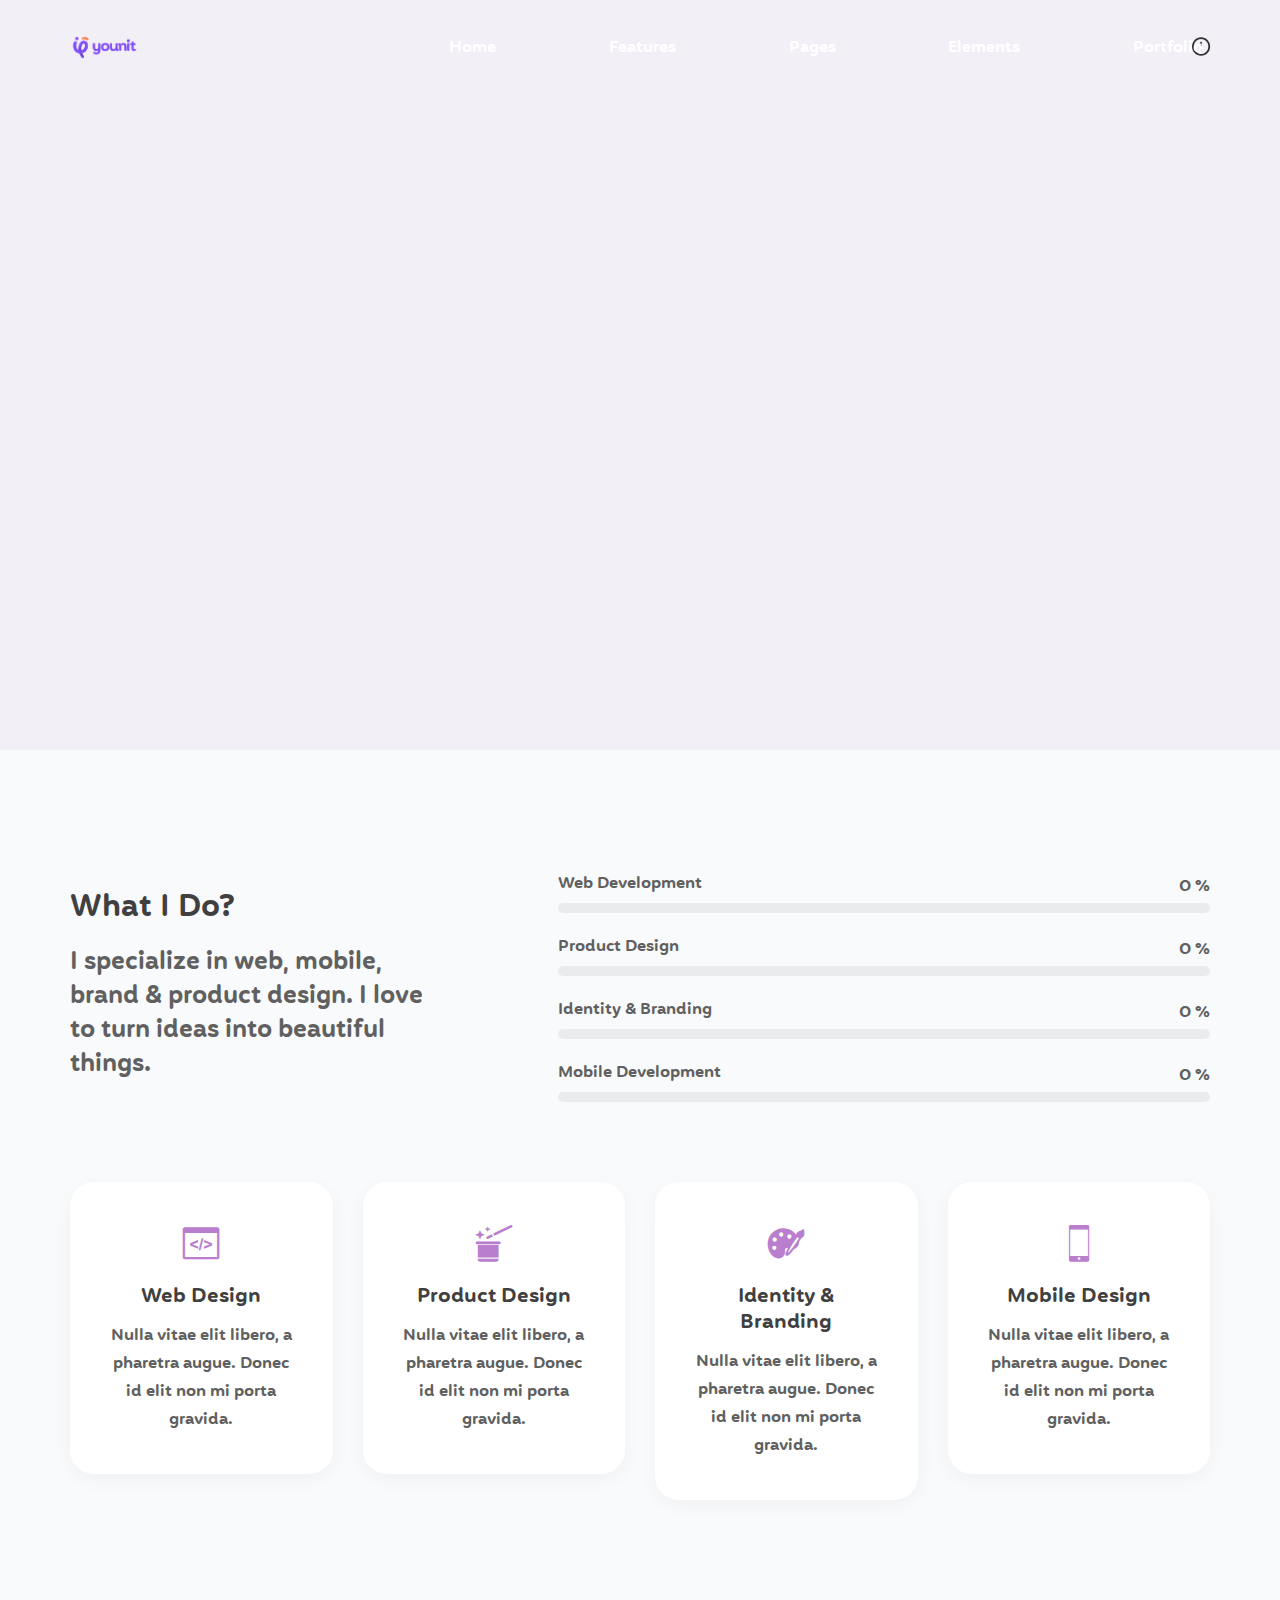
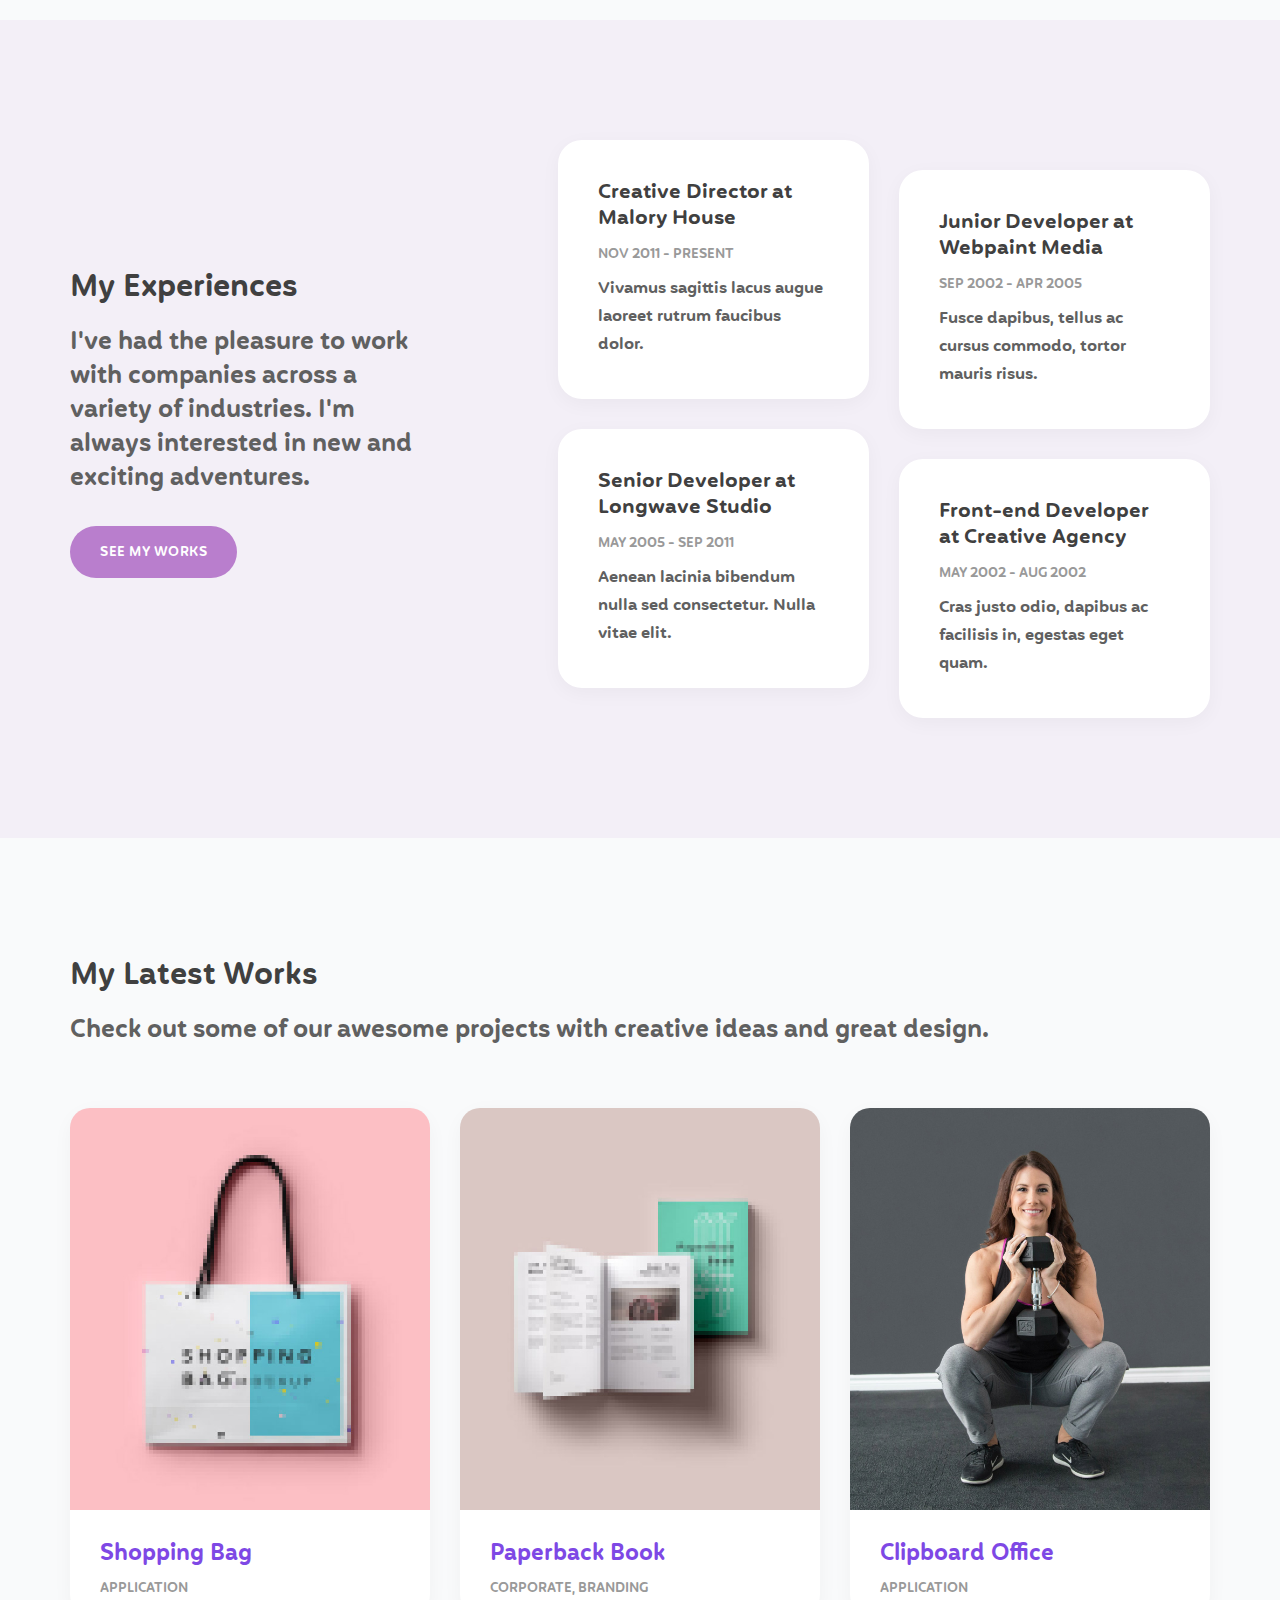
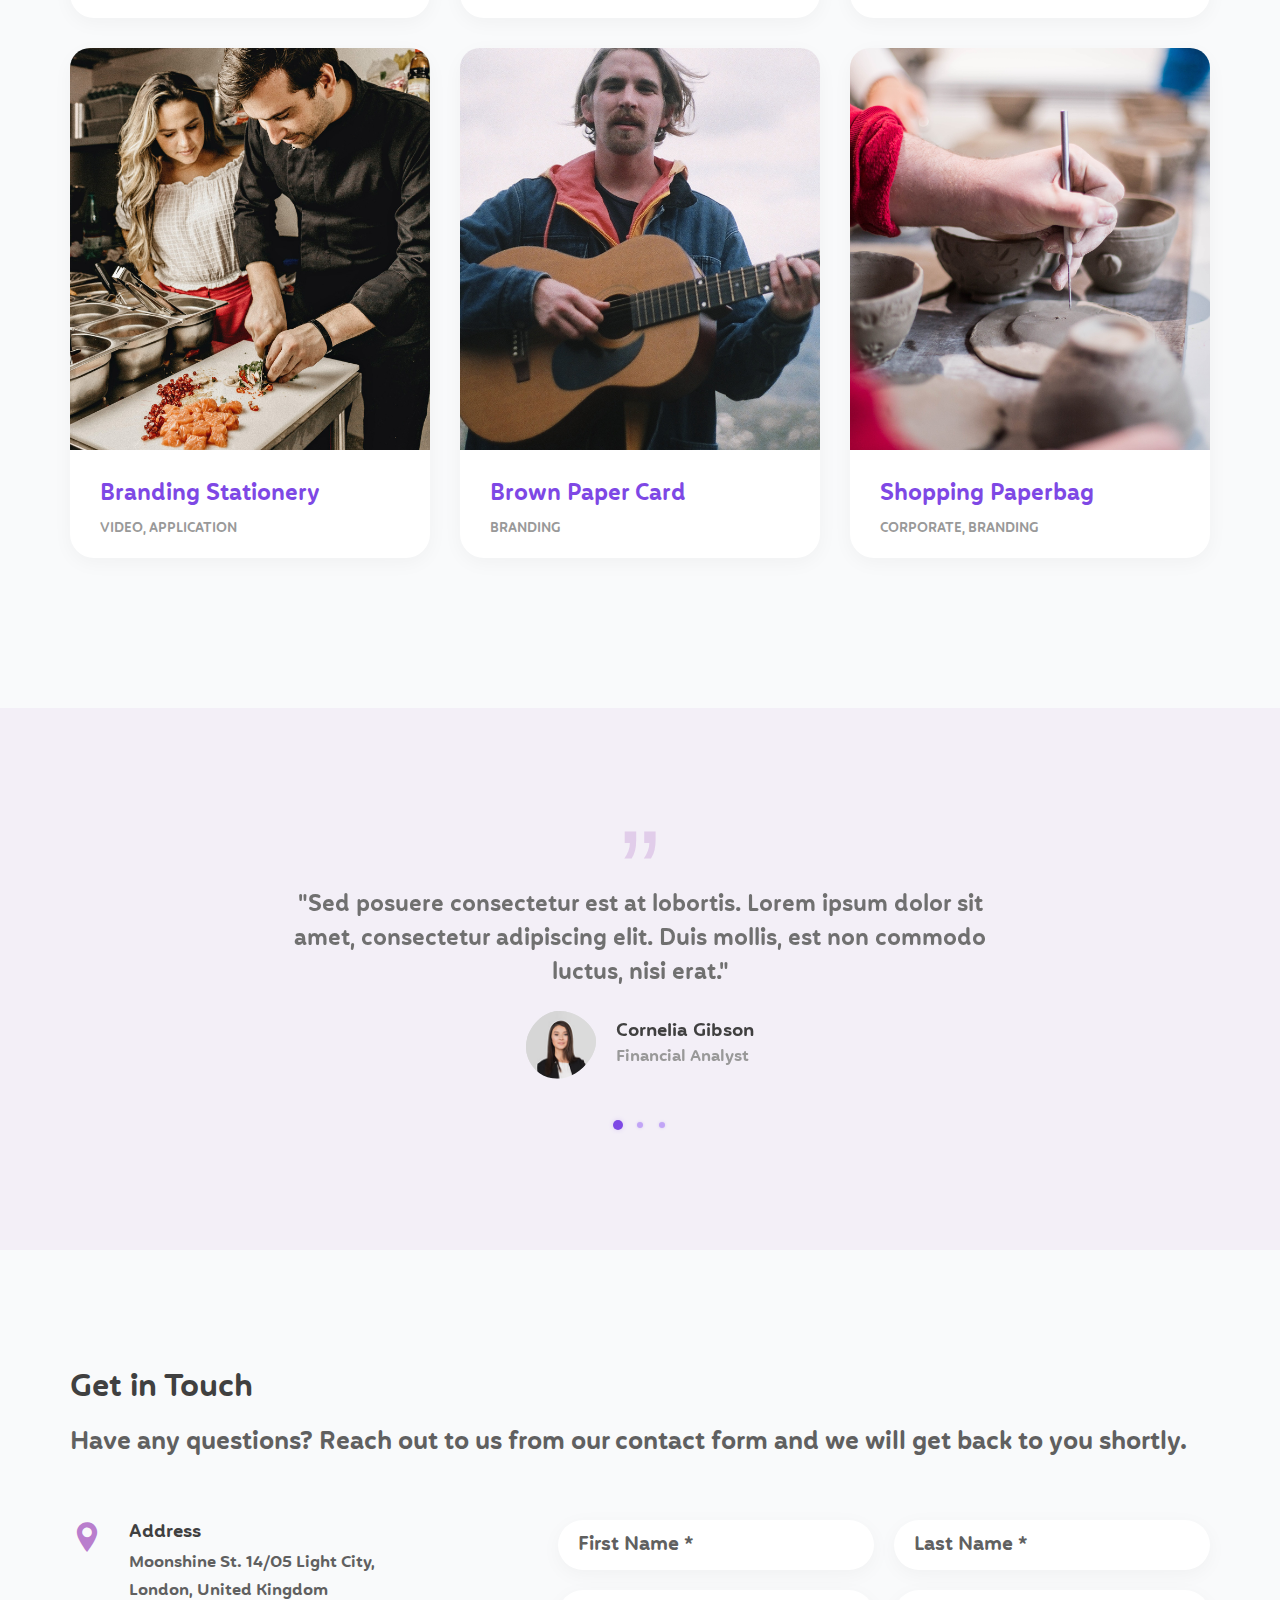
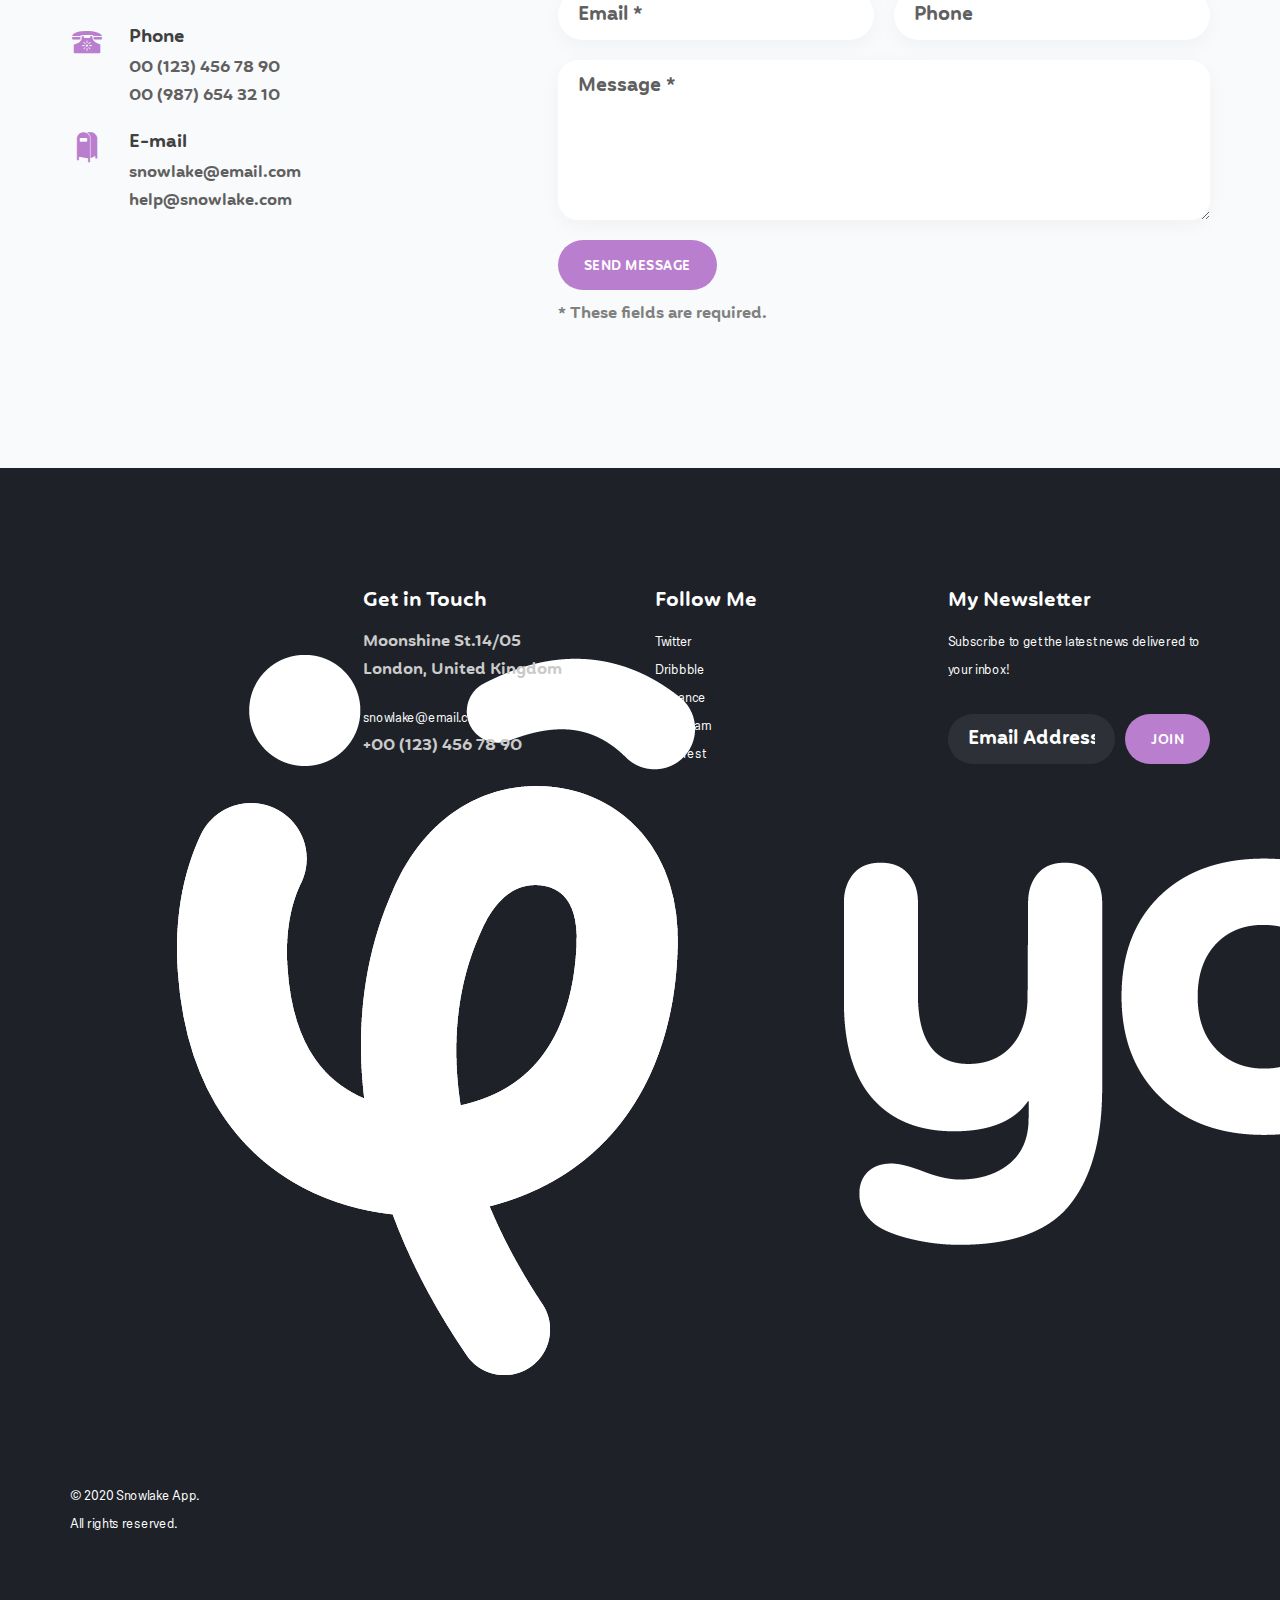
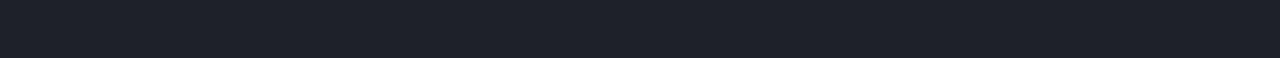
<file: color16.html>
<!DOCTYPE html>
<html lang="en">
<head>
  <meta charset="utf-8">
  <meta name="viewport" content="width=device-width, initial-scale=1.0">
  <link rel="shortcut icon" href="style/images/favicon.png">
  <title>Snowlake</title>
  <link rel="stylesheet" type="text/css" href="style/css/bootstrap.min.css">
  <link rel="stylesheet" type="text/css" href="style/css/plugins.css">
  <link rel="stylesheet" type="text/css" href="style/revolution/css/settings.css">
  <link rel="stylesheet" type="text/css" href="style/revolution/css/layers.css">
  <link rel="stylesheet" type="text/css" href="style/revolution/css/navigation.css">
  <link rel="stylesheet" type="text/css" href="style/type/type.css">
  <link rel="stylesheet" type="text/css" href="style.css">
  <link rel="stylesheet" type="text/css" href="style/css/color/violet.css">
  <link href="https://fonts.googleapis.com/css?family=Nunito:300,300i,400,400i,600,600i,700,700i&display=swap" rel="stylesheet">
  <link rel="stylesheet" type="text/css" href="style/css/font/font2.css">
</head>
<body class="onepage" data-spy="scroll" data-target=".navbar">
  <div class="content-wrapper">
    <nav class="navbar absolute transparent navbar-expand-lg">
      <div class="container">
        <div class="navbar-brand"><a href="index.html"><img src="#" srcset="style/images/logo.png 1x, style/images/logo@2x.png 2x" alt="" /></a></div>
        <div class="navbar-other ml-auto order-lg-3">
          <ul class="navbar-nav flex-row align-items-center" data-sm-skip="true">
            <li class="nav-item">
              <div class="navbar-hamburger d-lg-none d-xl-none ml-auto"><button class="hamburger animate plain" data-toggle="offcanvas-nav"><span></span></button></div>
            </li>
            <li class="nav-item"><button class="plain" data-toggle="offcanvas-info"><i class="jam jam-info"></i></button></li>
          </ul>
          <!-- /.navbar-nav -->
        </div>
        <!-- /.navbar-other -->
        <div class="navbar-collapse offcanvas-nav">
          <div class="offcanvas-header d-lg-none d-xl-none">
            <a href="index.html"><img src="#" srcset="style/images/logo-light.png 1x, style/images/logo-light@2x.png 2x" alt="" /></a>
            <button class="plain offcanvas-close offcanvas-nav-close"><i class="jam jam-close"></i></button>
          </div>
          <ul class="navbar-nav ml-auto">
            <li class="nav-item"><a class="nav-link" href="index.html">Home</a>
              <ul class="dropdown-menu mega-menu boxed list-view text-left">
                <li class="mega-menu-content">
                  <div class="row">
                    <div class="col-lg-3">
                      <ul class="list-unstyled">
                        <li><a class="dropdown-item" href="index.html">Digital Startup</a></li>
                        <li><a class="dropdown-item" href="index2.html">Saas Landing</a></li>
                        <li><a class="dropdown-item" href="index3.html">SEO Agency</a></li>
                        <li><a class="dropdown-item" href="index4.html">Modern Business</a></li>
                        <li><a class="dropdown-item" href="index5.html">Design Agency</a></li>
                        <li><a class="dropdown-item" href="index6.html">App Presentation</a></li>
                        <li><a class="dropdown-item" href="index7.html">Creative Landing</a></li>
                      </ul>
                    </div>
                    <!--/column -->
                    <div class="col-lg-3">
                      <ul class="list-unstyled">
                        <li><a class="dropdown-item" href="index8.html">Marketing Startup</a></li>
                        <li><a class="dropdown-item" href="index9.html">Digital Agency</a></li>
                        <li><a class="dropdown-item" href="index10.html">Creative Business</a></li>
                        <li><a class="dropdown-item" href="index11.html">Software Landing</a></li>
                        <li><a class="dropdown-item" href="index12.html">App Landing</a></li>
                        <li><a class="dropdown-item" href="index13.html">Creative Agency</a></li>
                        <li><a class="dropdown-item" href="index14.html">Wedding Photography</a></li>
                      </ul>
                    </div>
                    <!--/column -->
                    <div class="col-lg-3">
                      <ul class="list-unstyled">
                        <li><a class="dropdown-item" href="index15.html">Food Photography</a></li>
                        <li><a class="dropdown-item" href="index16.html">Creative Onepage</a></li>
                        <li><a class="dropdown-item" href="index17.html">Marketing Company</a></li>
                        <li><a class="dropdown-item" href="index18.html">Startup Business</a></li>
                        <li><a class="dropdown-item" href="index19.html">Creative Resume</a></li>
                        <li><a class="dropdown-item" href="index20.html">Digital Studio</a></li>
                        <li><a class="dropdown-item" href="index21.html">Travel Blog</a></li>
                      </ul>
                    </div>
                    <!--/column -->
                    <div class="col-lg-3">
                      <ul class="list-unstyled">
                        <li><a class="dropdown-item" href="index22.html">Minimal Shop</a></li>
                        <li><a class="dropdown-item" href="index23.html">Minimal Portfolio</a></li>
                        <li><a class="dropdown-item" href="index24.html">Coming Soon</a></li>
                        <li><a class="dropdown-item" href="index25.html">Personal Creative</a></li>
                        <li><a class="dropdown-item" href="index26.html">Minimal Photography</a></li>
                        <li><a class="dropdown-item" href="index27.html">Maintenance</a></li>
                      </ul>
                    </div>
                    <!--/column -->
                  </div>
                  <!--/.row -->
                </li>
                <!--/.mega-menu-content-->
              </ul>
              <!--/.dropdown-menu -->
            </li>
            <li class="nav-item dropdown"><a class="nav-link dropdown-toggle" href="#!">Features</a>
              <ul class="dropdown-menu">
                <li class="dropdown"><a class="dropdown-item dropdown-toggle" href="#">Header</a>
                  <ul class="dropdown-menu">
                    <li class="nav-item"><a class="dropdown-item" href="header.html">Classic Header</a></li>
                    <li class="nav-item"><a class="dropdown-item" href="header2.html">Classic Light Header</a></li>
                    <li class="nav-item"><a class="dropdown-item" href="header3.html">Classic Dark Header</a></li>
                    <li class="nav-item"><a class="dropdown-item" href="header4.html">Header with Topbar</a></li>
                    <li class="nav-item"><a class="dropdown-item" href="header5.html">Wide Header</a></li>
                    <li class="nav-item"><a class="dropdown-item" href="header6.html">Extended Header</a></li>
                    <li class="nav-item"><a class="dropdown-item" href="header7.html">Fancy Light Header</a></li>
                    <li class="nav-item"><a class="dropdown-item" href="header8.html">Fancy Dark Header</a></li>
                    <li class="nav-item"><a class="dropdown-item" href="header9.html">Centered Header</a></li>
                  </ul>
                </li>
                <li class="dropdown"><a class="dropdown-item dropdown-toggle" href="#">Footer</a>
                  <ul class="dropdown-menu">
                    <li class="nav-item"><a class="dropdown-item" href="footer.html">Footer with Details</a></li>
                    <li class="nav-item"><a class="dropdown-item" href="footer2.html">Centered Footer</a></li>
                    <li class="nav-item"><a class="dropdown-item" href="footer3.html">Simple Footer</a></li>
                    <li class="nav-item"><a class="dropdown-item" href="footer4.html">Footer with Widgets</a></li>
                    <li class="nav-item"><a class="dropdown-item" href="footer5.html">Minimalist Footer</a></li>
                    <li class="nav-item"><a class="dropdown-item" href="footer6.html">Footer with Overflow</a></li>
                    <li class="nav-item"><a class="dropdown-item" href="footer7.html">Footer with Background Image</a></li>
                  </ul>
                </li>
                <li class="dropdown"><a class="dropdown-item dropdown-toggle" href="#">Page Title</a>
                  <ul class="dropdown-menu">
                    <li class="nav-item"><a class="dropdown-item" href="page-title.html">Page Title with Image</a></li>
                    <li class="nav-item"><a class="dropdown-item" href="page-title2.html">Page Title with Breadcrumbs</a></li>
                    <li class="nav-item"><a class="dropdown-item" href="page-title3.html">Page Title with Light Wrapper</a></li>
                    <li class="nav-item"><a class="dropdown-item" href="page-title4.html">Page Title with Gray Wrapper</a></li>
                    <li class="nav-item"><a class="dropdown-item" href="page-title5.html">Page Title with Dark Wrapper</a></li>
                    <li class="nav-item"><a class="dropdown-item" href="page-title6.html">Page Title with Colored Wrapper</a></li>
                    <li class="nav-item"><a class="dropdown-item" href="page-title7.html">Page Title with Gradient Wrapper</a></li>
                    <li class="nav-item"><a class="dropdown-item" href="page-title8.html">Page Title with Video Wrapper</a></li>
                  </ul>
                </li>
                <li class="dropdown"><a class="dropdown-item dropdown-toggle" href="#">Modal Popup</a>
                  <ul class="dropdown-menu">
                    <li class="nav-item"><a class="dropdown-item" href="modal-popup1.html">Subscription</a></li>
                    <li class="nav-item"><a class="dropdown-item" href="modal-popup2.html">Subscription Alternative</a></li>
                    <li class="nav-item"><a class="dropdown-item" href="modal-popup3.html">Sign Up</a></li>
                    <li class="nav-item"><a class="dropdown-item" href="modal-popup4.html">Contact Form</a></li>
                    <li class="nav-item"><a class="dropdown-item" href="modal-popup5.html">Cookie</a></li>
                    <li class="nav-item"><a class="dropdown-item" href="modal-popup6.html">Sale</a></li>
                  </ul>
                </li>
                <li class="nav-item dropdown"><a class="dropdown-item dropdown-toggle" href="#">Fonts</a>
                  <ul class="dropdown-menu">
                    <li class="nav-item"><a class="dropdown-item" href="font1.html">Jost</a></li>
                    <li class="nav-item"><a class="dropdown-item" href="font2.html">Nunito</a></li>
                    <li class="nav-item"><a class="dropdown-item" href="font3.html">DM Sans + Zilla Slab</a></li>
                    <li class="nav-item"><a class="dropdown-item" href="font4.html">HK Grotesk</a></li>
                    <li class="nav-item"><a class="dropdown-item" href="font5.html">Abhaya Libre</a></li>
                  </ul>
                </li>
                <li class="nav-item dropdown"><a class="dropdown-item dropdown-toggle" href="#">Colors</a>
                  <ul class="dropdown-menu">
                    <li class="nav-item"><a class="dropdown-item" href="color1.html">Aqua</a></li>
                    <li class="nav-item"><a class="dropdown-item" href="color2.html">Blue</a></li>
                    <li class="nav-item"><a class="dropdown-item" href="color3.html">Brown</a></li>
                    <li class="nav-item"><a class="dropdown-item" href="color4.html">Cobalt</a></li>
                    <li class="nav-item"><a class="dropdown-item" href="color5.html">Green</a></li>
                    <li class="nav-item"><a class="dropdown-item" href="color6.html">Hibiscus</a></li>
                    <li class="nav-item"><a class="dropdown-item" href="color7.html">Leaf</a></li>
                    <li class="nav-item"><a class="dropdown-item" href="color8.html">Meander</a></li>
                    <li class="nav-item"><a class="dropdown-item" href="color9.html">Orange</a></li>
                    <li class="nav-item"><a class="dropdown-item" href="color10.html">Pink</a></li>
                    <li class="nav-item"><a class="dropdown-item" href="color11.html">Purple</a></li>
                    <li class="nav-item"><a class="dropdown-item" href="color12.html">Red</a></li>
                    <li class="nav-item"><a class="dropdown-item" href="color13.html">Rose</a></li>
                    <li class="nav-item"><a class="dropdown-item" href="color14.html">Sky</a></li>
                    <li class="nav-item"><a class="dropdown-item" href="color15.html">Teal</a></li>
                    <li class="nav-item"><a class="dropdown-item" href="color16.html">Violet</a></li>
                    <li class="nav-item"><a class="dropdown-item" href="color17.html">Yellow</a></li>
                  </ul>
                </li>
                <li class="dropdown"><a class="dropdown-item dropdown-toggle" href="#">Onepage</a>
                  <ul class="dropdown-menu">
                    <li class="nav-item"><a class="dropdown-item" href="index16.html">Demo I</a></li>
                    <li class="nav-item"><a class="dropdown-item" href="index19.html">Demo II</a></li>
                  </ul>
                </li>
                <li class="nav-item"><a class="dropdown-item" href="box-layout.html">Box Layout</a></li>
              </ul>
            </li>
            <li class="nav-item dropdown"><a class="nav-link dropdown-toggle" href="#!">Pages</a>
              <ul class="dropdown-menu">
                <li class="dropdown"><a class="dropdown-item dropdown-toggle" href="#">Services</a>
                  <ul class="dropdown-menu">
                    <li class="nav-item"><a class="dropdown-item" href="services.html">Services I</a></li>
                    <li class="nav-item"><a class="dropdown-item" href="services2.html">Services II</a></li>
                    <li class="nav-item"><a class="dropdown-item" href="services3.html">Services III</a></li>
                    <li class="nav-item"><a class="dropdown-item" href="services4.html">Services IV</a></li>
                    <li class="nav-item"><a class="dropdown-item" href="services5.html">Services V</a></li>
                  </ul>
                </li>
                <li class="dropdown"><a class="dropdown-item dropdown-toggle" href="#">About</a>
                  <ul class="dropdown-menu">
                    <li class="nav-item"><a class="dropdown-item" href="about.html">About I</a></li>
                    <li class="nav-item"><a class="dropdown-item" href="about2.html">About II</a></li>
                    <li class="nav-item"><a class="dropdown-item" href="about3.html">About III</a></li>
                    <li class="nav-item"><a class="dropdown-item" href="about4.html">About IV</a></li>
                  </ul>
                </li>
                <li class="dropdown"><a class="dropdown-item dropdown-toggle" href="#">Shop</a>
                  <ul class="dropdown-menu">
                    <li class="nav-item"><a class="dropdown-item" href="shop.html">Shop</a></li>
                    <li class="nav-item"><a class="dropdown-item" href="shop2.html">Shop with Sidebar</a></li>
                    <li class="nav-item"><a class="dropdown-item" href="shop3.html">Shop with Left Sidebar</a></li>
                    <li class="nav-item"><a class="dropdown-item" href="shop-product.html">Product Page</a></li>
                    <li class="nav-item"><a class="dropdown-item" href="shop-cart.html">Shopping Cart</a></li>
                    <li class="nav-item"><a class="dropdown-item" href="shop-checkout.html">Checkout</a></li>
                  </ul>
                </li>
                <li class="dropdown"><a class="dropdown-item dropdown-toggle" href="#">Contact</a>
                  <ul class="dropdown-menu">
                    <li class="nav-item"><a class="dropdown-item" href="contact.html">Contact I</a></li>
                    <li class="nav-item"><a class="dropdown-item" href="contact2.html">Contact II</a></li>
                    <li class="nav-item"><a class="dropdown-item" href="contact3.html">Contact III</a></li>
                    <li class="nav-item"><a class="dropdown-item" href="contact4.html">Contact IV</a></li>
                  </ul>
                </li>
                <li><a class="dropdown-item" href="faq.html">FAQ</a></li>
                <li><a class="dropdown-item" href="page-loading.html">Page Loading</a></li>
                <li><a class="dropdown-item" href="scroll-animation.html">Scroll Animation</a></li>
              </ul>
            </li>
            <li class="nav-item"><a class="nav-link" href="#!">Elements</a>
              <ul class="dropdown-menu mega-menu boxed list-view text-left">
                <li class="mega-menu-content">
                  <div class="row">
                    <div class="col-lg-3">
                      <ul class="list-unstyled">
                        <li><a href="accordion.html">Accordion</a></li>
                        <li><a href="alerts.html">Alerts</a></li>
                        <li><a href="animated-text.html">Animated Text</a></li>
                        <li><a href="blockquote.html">Blockquote</a></li>
                        <li><a href="buttons-badges.html">Buttons & Badges</a></li>
                        <li><a href="call-to-action.html">Call to Action</a></li>
                        <li><a href="carousel.html">Carousel</a></li>
                        <li><a href="clients.html">Clients</a></li>
                        <li><a href="countdown.html">Countdown</a></li>
                        <li><a href="counter.html">Counter</a></li>
                      </ul>
                    </div>
                    <!--/column -->
                    <div class="col-lg-3">
                      <ul class="list-unstyled">
                        <li><a href="dividers.html">Dividers</a></li>
                        <li><a href="dropcap.html">Dropcap</a></li>
                        <li><a href="forms.html">Forms</a></li>
                        <li><a href="icon-concept.html">Icons - Concept</a></li>
                        <li><a href="icon-jam.html">Icons - Jam</a></li>
                        <li><a href="icon-icofont.html">Icons - Icofont</a></li>
                        <li><a href="icon-lineal.html">Icons - Lineal</a></li>
                        <li><a href="icon-box.html">Icon Box</a></li>
                        <li><a href="image-hover.html">Image Hover</a></li>
                        <li><a href="image-mask.html">Image Mask</a></li>
                      </ul>
                    </div>
                    <!--/column -->
                    <div class="col-lg-3">
                      <ul class="list-unstyled">
                        <li><a href="lightbox.html">Lightbox</a></li>
                        <li><a href="lists.html">Lists</a></li>
                        <li><a href="player.html">Media Player</a></li>
                        <li><a href="modal.html">Modal</a></li>
                        <li><a href="pricing.html">Pricing Tables</a></li>
                        <li><a href="process.html">Process Steps</a></li>
                        <li><a href="progressbar.html">Progress Bar</a></li>
                        <li><a href="animations.html">Scroll Animations</a></li>
                        <li><a href="social-icons.html">Social Icons</a></li>
                        <li><a href="tables.html">Tables</a></li>
                      </ul>
                    </div>
                    <!--/column -->
                    <div class="col-lg-3">
                      <ul class="list-unstyled">
                        <li><a href="tabs.html">Tabs</a></li>
                        <li><a href="team.html">Team</a></li>
                        <li><a href="testimonials.html">Testimonials</a></li>
                        <li><a href="titles.html">Titles</a></li>
                        <li><a href="toggle.html">Toggle</a></li>
                        <li><a href="tooltip-popover.html">Tooltip & Popover</a></li>
                        <li><a href="typography.html">Typography</a></li>
                        <li><a href="video-popup.html">Video Popup</a></li>
                        <li><a href="waves.html">Waves</a></li>
                        <li><a href="wrappers.html">Wrappers</a></li>
                      </ul>
                    </div>
                    <!--/column -->
                  </div>
                  <!--/.row -->
                </li>
                <!--/.mega-menu-content-->
              </ul>
              <!--/.dropdown-menu -->
            </li>
            <li class="nav-item dropdown"><a class="nav-link dropdown-toggle" href="#!">Portfolio</a>
              <ul class="dropdown-menu">
                <li><a class="dropdown-item" href="portfolio.html">Grid Portfolio</a></li>
                <li><a class="dropdown-item" href="portfolio2.html">Grid Portfolio with Details</a></li>
                <li><a class="dropdown-item" href="portfolio3.html">Masonry Portfolio</a></li>
                <li><a class="dropdown-item" href="portfolio4.html">Masonry Portfolio with Details</a></li>
                <li><a class="dropdown-item" href="portfolio5.html">Mosaic Portfolio</a></li>
                <li><a class="dropdown-item" href="portfolio6.html">Fullscreen Grid Portfolio</a></li>
                <li><a class="dropdown-item" href="portfolio7.html">Portfolio with Item Details</a></li>
                <li><a class="dropdown-item" href="portfolio8.html">Box Portfolio with Item Details</a></li>
                <li class="dropdown"><a class="dropdown-item dropdown-toggle" href="#">Portfolio Posts</a>
                  <ul class="dropdown-menu">
                    <li class="nav-item"><a class="dropdown-item" href="portfolio-post.html">Post with Multiple Images</a></li>
                    <li class="nav-item"><a class="dropdown-item" href="portfolio-post2.html">Post with Slider</a></li>
                    <li class="nav-item"><a class="dropdown-item" href="portfolio-post3.html">Post with Masonry Gallery</a></li>
                    <li class="nav-item"><a class="dropdown-item" href="portfolio-post4.html">Post with Carousel</a></li>
                    <li class="nav-item"><a class="dropdown-item" href="portfolio-post5.html">Post with Columns</a></li>
                    <li class="nav-item"><a class="dropdown-item" href="portfolio-post6.html">Post with Video</a></li>
                  </ul>
                </li>
              </ul>
            </li>
            <li class="nav-item dropdown"><a class="nav-link dropdown-toggle" href="#!">Blog</a>
              <ul class="dropdown-menu">
                <li><a class="dropdown-item" href="blog.html">Grid View</a></li>
                <li><a class="dropdown-item" href="blog2.html">Grid View with Sidebar</a></li>
                <li><a class="dropdown-item" href="blog3.html">Box Grid View</a></li>
                <li><a class="dropdown-item" href="blog4.html">Box Grid View with Sidebar</a></li>
                <li><a class="dropdown-item" href="blog5.html">Classic View</a></li>
                <li><a class="dropdown-item" href="blog6.html">Classic View with Sidebar</a></li>
                <li><a class="dropdown-item" href="blog7.html">Box Classic View</a></li>
                <li><a class="dropdown-item" href="blog8.html">Box Classic View with Sidebar</a></li>
                <li class="dropdown"><a class="dropdown-item dropdown-toggle" href="#">Blog Posts</a>
                  <ul class="dropdown-menu">
                    <li class="nav-item"><a class="dropdown-item" href="blog-post.html">Post No Sidebar</a></li>
                    <li class="nav-item"><a class="dropdown-item" href="blog-post2.html">Post with Sidebar</a></li>
                    <li class="nav-item"><a class="dropdown-item" href="blog-post3.html">Box Post No Sidebar </a></li>
                    <li class="nav-item"><a class="dropdown-item" href="blog-post4.html">Box Post with Sidebar </a></li>
                  </ul>
                </li>
              </ul>
            </li>
          </ul>
          <!-- /.navbar-nav -->
        </div>
        <!-- /.navbar-collapse -->
      </div>
      <!-- /.container -->
    </nav>
    <!-- /.navbar -->
    <div class="offcanvas-info inverse-text">
      <button class="plain offcanvas-close offcanvas-info-close"><i class="jam jam-close"></i></button>
      <a href="index.html"><img src="#" srcset="style/images/logo-light.png 1x, style/images/logo-light@2x.png 2x" alt="" /></a>
      <div class="space30"></div>
      <p>Snowlake is a multi-concept and powerful site template contains rich layouts with possibility of unlimited combinations & beautiful elements.</p>
      <div class="space20"></div>
      <div class="widget">
        <h5 class="widget-title">Contact Info</h5>
        <address> Moonshine St. 14/05 <br /> Light City, London <div class="space20"></div>
          <a href="mailto:first.last@email.com" class="nocolor">info@email.com</a><br /> +00 (123) 456 78 90 </address>
      </div>
      <!-- /.widget -->
      <div class="widget">
        <h3 class="widget-title">Learn More</h3>
        <ul class="list-unstyled">
          <li><a href="#" class="nocolor">Our Story</a></li>
          <li><a href="#" class="nocolor">Terms of Use</a></li>
          <li><a href="#" class="nocolor">Privacy Policy</a></li>
          <li><a href="#" class="nocolor">Contact Us</a></li>
        </ul>
      </div>
      <!-- /.widget -->
      <div class="widget">
        <h3 class="widget-title">Follow Us</h3>
        <ul class="social social-mute social-s ml-auto">
          <li><a href="#"><i class="jam jam-twitter"></i></a></li>
          <li><a href="#"><i class="jam jam-facebook"></i></a></li>
          <li><a href="#"><i class="jam jam-instagram"></i></a></li>
          <li><a href="#"><i class="jam jam-vimeo"></i></a></li>
          <li><a href="#"><i class="jam jam-youtube"></i></a></li>
        </ul>
      </div>
      <!-- /.widget -->
    </div>
    <section id="home">
      <div class="wrapper bg-opacity-default">
        <div class="rev_slider_wrapper fullwidth-container dark-spinner">
          <div id="slider6" class="rev_slider fullwidthbanner" data-version="5.4.7">
            <ul>
              <li data-transition="fade" data-thumb=""><img src="style/images/dummy.png" style="background:transparent" alt="" />
                <div class="tp-caption font-weight-600 color-dark" 
	                 data-x="['left','left','center','center']" 
	                 data-y="['middle','middle','bottom','bottom']" 
	                 data-hoffset="['50','30','0','0']" 
	                 data-voffset="['-100','-120','280','280']" 
	                 data-fontsize="['40','40','40','32']" 
	                 data-lineheight="['50','50','50','42']" 
	                 data-width="['460','380','650','340']" 
	                 data-textAlign="['left','left','center','center']" 
	                 data-whitespace="['normal','normal','normal','normal']" 
	                 data-frames='[{"delay":1100,"speed":1500,"frame":"0","from":"y:50px;opacity:0;","to":"o:1;","ease":"Power3.easeInOut"},{"delay":"wait","speed":300,"frame":"999","to":"opacity:0;","ease":"Power3.easeInOut"}]' 
	                 data-responsive="on" 
	                 data-responsive_offset="on" style="z-index: 9;">Hi, I'm Julia Davis  
		        </div>
				<!-- /.tp-caption -->
                <div class="tp-caption font-weight-400 color-dark" 
	                 data-x="['left','left','center','center']" 
	                 data-y="['middle','middle','bottom','bottom']"  
	                 data-hoffset="['50','30','0','0']" 
	                 data-voffset="['30','30','150','140']" 
	                 data-fontsize="['26','26','26','20']" 
	                 data-lineheight="['38','38','38','32']" 
	                 data-width="['460','380','650','340']" 
	                 data-textAlign="['left','left','center','center']" 
	                 data-whitespace="['normal','normal','normal','normal']" 
	                 data-frames='[{"delay":1500,"speed":1500,"frame":"0","from":"y:50px;opacity:0;","to":"o:1;","ease":"Power3.easeInOut"},{"delay":"wait","speed":300,"frame":"999","to":"opacity:0;","ease":"Power3.easeInOut"}]' 
	                 data-responsive="on" 
	                 data-responsive_offset="on" style="z-index: 9;">I’m a passionate corporate brand designer based in New York. Find my works on <a href="#" class="hover">Dribbble</a>, my portfolio on <a href="#" class="hover">Behance</a> in case you are curious.  
		        </div>
				<!-- /.tp-caption -->
                <a class="tp-caption btn btn-l scroll" 
	                 data-x="['left','left','center','center']" 
	                 data-y="['middle','middle','bottom','bottom']" 
		             data-hoffset="['50','30','0','0']"
	                 data-voffset="['175','190','60','60']" 
	                 data-width="['auto','auto','auto','auto']" 
	                 data-frames='[{"delay":1900,"speed":1500,"frame":"0","from":"y:50px;opacity:0;","to":"o:1;","ease":"Power3.easeInOut"},{"delay":"wait","speed":300,"frame":"999","to":"opacity:0;","ease":"Power3.easeInOut"}]' 
	                 data-responsive="on" 
	                 data-responsive_offset="on" style="z-index: 9;" href="#portfolio">See My Works  
		        </a>
				<!-- /.tp-caption -->
                <div class="tp-caption img-blob blob8" 
	                 data-x="['right','right','center','center']" 
	                 data-y="['middle','middle','top','top']" 
	                 data-hoffset="['60','30','10','10']" 
	                 data-voffset="['25','25','100','100']" 
	                 data-frames='[{"delay":700,"speed":1500,"frame":"0","from":"y:50px;opacity:0;","to":"o:1;","ease":"Power3.easeInOut"},{"delay":"wait","speed":300,"frame":"999","to":"opacity:0;","ease":"Power3.easeInOut"}]' 
	                 data-visibility="['on','on','on','on']" 
	                 data-width="none" 
	                 data-height="none" 
	                 data-type="image" 
	                 data-responsive="on" 
	                 data-responsive_offset="on" style="z-index: 5;">
                  <img 
	                 data-lazyload="" src="style/images/art/about10.jpg" 
	                 data-ww="['550','500','400','300']" 
	                 data-hh="auto" alt="" />  
		        </div>
				<!-- /.tp-caption -->
              </li>
            </ul>
            <div class="tp-bannertimer tp-bottom"></div>
          </div>
          <!-- /.rev_slider -->
        </div>
        <!-- /.rev_slider_wrapper -->
      </div>
      <!-- /.wrapper -->
    </section>
    <section id="services">
      <div class="wrapper light-wrapper">
        <div class="container inner">
          <div class="row align-items-center">
            <div class="col-lg-4 order-lg-2">
              <h2 class="section-title mb-20">What I Do?</h2>
              <p class="lead larger">I specialize in web, mobile, brand & product design. I love to turn ideas into beautiful things.</p>
            </div>
            <!--/column -->
            <div class="space30 d-none d-md-block d-lg-none"></div>
            <div class="col-lg-7 order-lg-2 offset-lg-1">
              <ul class="progress-list">
                <li>
                  <p>Web Development</p>
                  <div class="progressbar line default" data-value="100"></div>
                </li>
                <li>
                  <p>Product Design</p>
                  <div class="progressbar line default" data-value="80"></div>
                </li>
                <li>
                  <p>Identity & Branding</p>
                  <div class="progressbar line default" data-value="85"></div>
                </li>
                <li>
                  <p>Mobile Development</p>
                  <div class="progressbar line default" data-value="90"></div>
                </li>
              </ul>
              <!-- /.progress-list -->
            </div>
            <!--/column -->
          </div>
          <!--/.row -->
          <div class="space60"></div>
          <div class="row text-center">
            <div class="col-md-6 col-lg-3">
              <div class="box bg-white shadow shadow-hover">
                <div class="icon color-default fs-42 mb-20"> <i class="icofont-code"></i> </div>
                <h5>Web Design</h5>
                <p>Nulla vitae elit libero, a pharetra augue. Donec id elit non mi porta gravida.</p>
              </div>
              <!--/.box -->
            </div>
            <!--/column -->
            <div class="col-md-6 col-lg-3">
              <div class="box bg-white shadow shadow-hover">
                <div class="icon color-default fs-42 mb-20"> <i class="icofont-magic-alt"></i> </div>
                <h5>Product Design</h5>
                <p>Nulla vitae elit libero, a pharetra augue. Donec id elit non mi porta gravida.</p>
              </div>
              <!--/.box -->
            </div>
            <!--/column -->
            <div class="space30 d-none d-md-block d-lg-none"></div>
            <div class="col-md-6 col-lg-3">
              <div class="box bg-white shadow shadow-hover">
                <div class="icon color-default fs-42 mb-20"> <i class="icofont-paint"></i> </div>
                <h5>Identity & Branding</h5>
                <p>Nulla vitae elit libero, a pharetra augue. Donec id elit non mi porta gravida.</p>
              </div>
              <!--/.box -->
            </div>
            <!--/column -->
            <div class="col-md-6 col-lg-3">
              <div class="box bg-white shadow shadow-hover">
                <div class="icon color-default fs-42 mb-20"> <i class="icofont-smart-phone"></i> </div>
                <h5>Mobile Design</h5>
                <p>Nulla vitae elit libero, a pharetra augue. Donec id elit non mi porta gravida.</p>
              </div>
              <!--/.box -->
            </div>
            <!--/column -->
          </div>
          <!--/.row -->
        </div>
        <!-- /.container -->
      </div>
      <!-- /.wrapper -->
    </section>
    <section id="experiences">
      <div class="wrapper bg-opacity-default">
        <div class="container inner">
          <div class="row align-items-center">
            <div class="space30 d-none d-md-block d-lg-none"></div>
            <div class="col-lg-4 order-lg-2">
              <h2 class="section-title mb-20">My Experiences</h2>
              <p class="lead larger">I've had the pleasure to work with companies across a variety of industries. I'm always interested in new and exciting adventures.</p>
              <div class="space10"></div>
              <a href="#" class="btn btn-l">See My Works</a>
            </div>
            <!--/column -->
            <div class="space30 d-none d-md-block d-lg-none"></div>
            <div class="col-lg-7 order-lg-2 offset-lg-1 grid">
              <div class="row isotope">
                <div class="col-md-6 item grid-sizer">
                  <div class="box bg-white shadow shadow-hover">
                    <h5>Creative Director at Malory House</h5>
                    <div class="meta">Nov 2011 - Present</div>
                    <p>Vivamus sagittis lacus augue laoreet rutrum faucibus dolor.</p>
                  </div>
                  <!--/.box -->
                  <div class="space30"></div>
                  <div class="box bg-white shadow shadow-hover">
                    <h5>Senior Developer at Longwave Studio</h5>
                    <div class="meta">May 2005 - Sep 2011</div>
                    <p>Aenean lacinia bibendum nulla sed consectetur. Nulla vitae elit.</p>
                  </div>
                  <!--/.box -->
                </div>
                <!--/column -->
                <div class="col-md-6 item grid-sizer">
                  <div class="space30 d-none d-md-block"></div>
                  <div class="box bg-white shadow shadow-hover">
                    <h5>Junior Developer at Webpaint Media</h5>
                    <div class="meta">Sep 2002 - Apr 2005</div>
                    <p>Fusce dapibus, tellus ac cursus commodo, tortor mauris risus.</p>
                  </div>
                  <!--/.box -->
                  <div class="space30"></div>
                  <div class="box bg-white shadow shadow-hover">
                    <h5>Front-end Developer at Creative Agency</h5>
                    <div class="meta">May 2002 - Aug 2002</div>
                    <p>Cras justo odio, dapibus ac facilisis in, egestas eget quam.</p>
                  </div>
                  <!--/.box -->
                </div>
                <!--/column -->
              </div>
              <!--/.row -->
            </div>
            <!--/column -->
          </div>
          <!--/.row -->
        </div>
        <!-- /.container -->
      </div>
      <!-- /.wrapper -->
    </section>
    <section id="portfolio">
      <div class="wrapper light-wrapper">
        <div class="container inner">
          <h2 class="section-title mb-20">My Latest Works</h2>
          <p class="lead larger">Check out some of our awesome projects with creative ideas and great design.</p>
          <div class="space40"></div>
          <div class="grid grid-view boxed">
            <div class="tiles">
              <div class="row isotope light-gallery-wrapper">
                <div class="item item-detailed grid-sizer col-md-6 col-lg-4">
                  <div class="box bg-white shadow p-30">
                    <figure class="main rounded mb-30">
                      <div class="item-detailed-image"><img src="style/images/art/s1.jpg" alt="" /><img src="style/images/art/s1-2.jpg" alt="" /></div>
                      <a href="style/images/art/s1.jpg" class="hover-icon-first lightbox" data-tip="Enlarge image"><i class="jam jam-qr-code"></i></a>
                      <a href="#" class="hover-icon-second" data-tip="Go to link"><i class="jam jam-link"></i></a>
                    </figure>
                    <div class="item-content">
                      <h2 class="post-title mb-10">Shopping Bag</h2>
                      <div class="meta mb-0">Application</div>
                    </div>
                    <!-- /.item-content -->
                  </div>
                  <!-- /.box -->
                </div>
                <!-- /.item -->
                <div class="item item-detailed grid-sizer col-md-6 col-lg-4">
                  <div class="box bg-white shadow p-30">
                    <figure class="main rounded mb-30">
                      <div class="item-detailed-image"><img src="style/images/art/s2.jpg" alt="" /><img src="style/images/art/s2-2.jpg" alt="" /></div>
                      <a href="style/images/art/s2.jpg" class="hover-icon-first lightbox" data-tip="Enlarge image"><i class="jam jam-qr-code"></i></a>
                      <a href="#" class="hover-icon-second" data-tip="Go to link"><i class="jam jam-link"></i></a>
                    </figure>
                    <div class="item-content">
                      <h2 class="post-title mb-10">Paperback Book</h2>
                      <div class="meta mb-0">Corporate, Branding</div>
                    </div>
                    <!-- /.item-content -->
                  </div>
                  <!-- /.box -->
                </div>
                <!-- /.item -->
                <div class="item item-detailed grid-sizer col-md-6 col-lg-4">
                  <div class="box bg-white shadow p-30">
                    <figure class="main rounded mb-30">
                      <div class="item-detailed-image"><img src="style/images/art/s3.jpg" alt="" /><img src="style/images/art/s3-2.jpg" alt="" /></div>
                      <a href="style/images/art/s3.jpg" class="hover-icon-first lightbox" data-tip="Enlarge image"><i class="jam jam-qr-code"></i></a>
                      <a href="#" class="hover-icon-second" data-tip="Go to link"><i class="jam jam-link"></i></a>
                    </figure>
                    <div class="item-content">
                      <h2 class="post-title mb-10">Clipboard Office</h2>
                      <div class="meta mb-0">Application</div>
                    </div>
                    <!-- /.item-content -->
                  </div>
                  <!-- /.box -->
                </div>
                <!-- /.item -->
                <div class="item item-detailed grid-sizer col-md-6 col-lg-4">
                  <div class="box bg-white shadow p-30">
                    <figure class="main rounded mb-30">
                      <div class="item-detailed-image"><img src="style/images/art/s4.jpg" alt="" /><img src="style/images/art/s4-2.jpg" alt="" /></div>
                      <a href="style/images/art/s4.jpg" class="hover-icon-first lightbox" data-tip="Enlarge image"><i class="jam jam-qr-code"></i></a>
                      <a href="#" class="hover-icon-second" data-tip="Go to link"><i class="jam jam-link"></i></a>
                    </figure>
                    <div class="item-content">
                      <h2 class="post-title mb-10">Branding Stationery</h2>
                      <div class="meta mb-0">Video, Application</div>
                    </div>
                    <!-- /.item-content -->
                  </div>
                  <!-- /.box -->
                </div>
                <!-- /.item -->
                <div class="item item-detailed grid-sizer col-md-6 col-lg-4">
                  <div class="box bg-white shadow p-30">
                    <figure class="main rounded mb-30">
                      <div class="item-detailed-image"><img src="style/images/art/s5.jpg" alt="" /><img src="style/images/art/s5-2.jpg" alt="" /></div>
                      <a href="style/images/art/s5.jpg" class="hover-icon-first lightbox" data-tip="Enlarge image"><i class="jam jam-qr-code"></i></a>
                      <a href="#" class="hover-icon-second" data-tip="Go to link"><i class="jam jam-link"></i></a>
                    </figure>
                    <div class="item-content">
                      <h2 class="post-title mb-10">Brown Paper Card</h2>
                      <div class="meta mb-0">Branding</div>
                    </div>
                    <!-- /.item-content -->
                  </div>
                  <!-- /.box -->
                </div>
                <!-- /.item -->
                <div class="item item-detailed grid-sizer col-md-6 col-lg-4">
                  <div class="box bg-white shadow p-30">
                    <figure class="main rounded mb-30">
                      <div class="item-detailed-image"><img src="style/images/art/s6.jpg" alt="" /><img src="style/images/art/s6-2.jpg" alt="" /></div>
                      <a href="style/images/art/s6.jpg" class="hover-icon-first lightbox" data-tip="Enlarge image"><i class="jam jam-qr-code"></i></a>
                      <a href="#" class="hover-icon-second" data-tip="Go to link"><i class="jam jam-link"></i></a>
                    </figure>
                    <div class="item-content">
                      <h2 class="post-title mb-10">Shopping Paperbag</h2>
                      <div class="meta mb-0">Corporate, Branding</div>
                    </div>
                    <!-- /.item-content -->
                  </div>
                  <!-- /.box -->
                </div>
                <!-- /.item -->
              </div>
              <!-- /.row -->
            </div>
            <!-- /.tiles -->
          </div>
          <!-- /.grid -->
        </div>
        <!-- /.container -->
      </div>
      <!-- /.wrapper -->
    </section>
    <section id="testimonials">
      <div class="wrapper bg-opacity-default">
        <div class="container inner">
          <div class="row">
            <div class="col-md-10 offset-md-1 col-lg-8 offset-lg-2">
              <div class="basic-slider owl-carousel gap-small text-center" data-margin="30">
                <div class="item">
                  <blockquote class="icon larger">
                    <p>"Sed posuere consectetur est at lobortis. Lorem ipsum dolor sit amet, consectetur adipiscing elit. Duis mollis, est non commodo luctus, nisi erat."</p>
                    <div class="blockquote-details justify-content-center">
                      <div class="img-blob blob1"><img src="style/images/art/t5.jpg" alt="" /></div>
                      <div class="info">
                        <h6 class="mb-0">Cornelia Gibson</h6>
                        <span class="meta mb-0">Financial Analyst</span>
                      </div>
                    </div>
                  </blockquote>
                </div>
                <!-- /.item -->
                <div class="item">
                  <blockquote class="icon larger">
                    <p>"Vivamus sagittis lacus vel augue laoreet rutrum faucibus dolor auctor. Vestibulum id ligula porta felis euismod semper. Cras justo odio, dapibus."</p>
                    <div class="blockquote-details justify-content-center">
                      <div class="img-blob blob1"><img src="style/images/art/t2.jpg" alt="" /></div>
                      <div class="info">
                        <h6 class="mb-0">Coriss Ambady</h6>
                        <span class="meta mb-0">Marketing Specialist</span>
                      </div>
                    </div>
                  </blockquote>
                </div>
                <!-- /.item -->
                <div class="item">
                  <blockquote class="icon larger">
                    <p>"Duis mollis, est non commodo luctus, nisi erat porttitor ligula, eget lacinia odio sem nec elit. Cras justo odio, dapibus ac facilisis in, egestas eget."</p>
                    <div class="blockquote-details justify-content-center">
                      <div class="img-blob blob1"><img src="style/images/art/t3.jpg" alt="" /></div>
                      <div class="info">
                        <h6 class="mb-0">Barclay Widerski</h6>
                        <span class="meta mb-0">Sales Manager</span>
                      </div>
                    </div>
                  </blockquote>
                </div>
                <!-- /.item -->
              </div>
              <!-- /.owl-carousel -->
            </div>
            <!-- /column -->
          </div>
          <!-- /.row -->
        </div>
        <!-- /.container -->
      </div>
      <!-- /.wrapper -->
    </section>
    <section id="contact">
      <div class="wrapper light-wrapper">
        <div class="container inner">
          <h2 class="section-title">Get in Touch</h2>
          <p class="lead larger">Have any questions? Reach out to us from our contact form and we will get back to you shortly.</p>
          <div class="space40"></div>
          <div class="row">
            <div class="col-lg-7 order-lg-2 offset-lg-1">
              <form id="contact-form" class="fields-white" method="post" action="contact/contact.php">
                <div class="messages"></div>
                <div class="controls">
                  <div class="form-row">
                    <div class="col-lg-12 col-xl-6">
                      <div class="form-group">
                        <input id="form_name" type="text" name="name" class="form-control" placeholder="First Name *" required="required" data-error="First Name is required.">
                        <div class="help-block with-errors"></div>
                      </div>
                    </div>
                    <div class="col-lg-12 col-xl-6">
                      <div class="form-group">
                        <input id="form_lastname" type="text" name="surname" class="form-control" placeholder="Last Name *" required="required" data-error="Last Name is required.">
                        <div class="help-block with-errors"></div>
                      </div>
                    </div>
                  </div>
                  <div class="form-row">
                    <div class="col-lg-12 col-xl-6">
                      <div class="form-group">
                        <input id="form_email" type="email" name="email" class="form-control" placeholder="Email *" required="required" data-error="Valid email is required.">
                        <div class="help-block with-errors"></div>
                      </div>
                    </div>
                    <div class="col-lg-12 col-xl-6">
                      <div class="form-group">
                        <input id="form_phone" type="tel" name="phone" class="form-control" placeholder="Phone">
                        <div class="help-block with-errors"></div>
                      </div>
                    </div>
                  </div>
                  <div class="form-row">
                    <div class="col-md-12">
                      <div class="form-group">
                        <textarea id="form_message" name="message" class="form-control" placeholder="Message *" rows="4" required="required" data-error="Message is required."></textarea>
                        <div class="help-block with-errors"></div>
                      </div>
                    </div>
                    <div class="col-md-12">
                      <input type="submit" class="btn btn-send" value="Send message">
                    </div>
                  </div>
                  <div class="form-row">
                    <div class="col-md-12">
                      <p class="text-muted"><strong>*</strong> These fields are required.</p>
                    </div>
                  </div>
                </div>
              </form>
              <!-- /form -->
            </div>
            <!--/column -->
            <div class="space30 d-none d-md-block d-lg-none"></div>
            <div class="col-lg-4">
              <div class="d-flex flex-row">
                <div>
                  <div class="icon color-default fs-34 mr-25"> <i class="icofont-location-pin"></i> </div>
                </div>
                <div>
                  <h6 class="mb-5">Address</h6>
                  <address>Moonshine St. 14/05 Light City, <br class="d-none d-md-block" />London, United Kingdom</address>
                </div>
              </div>
              <div class="d-flex flex-row">
                <div>
                  <div class="icon color-default fs-34 mr-25"> <i class="icofont-telephone"></i> </div>
                </div>
                <div>
                  <h6 class="mb-5">Phone</h6>
                  <p>00 (123) 456 78 90 <br class="d-none d-md-block" />00 (987) 654 32 10</p>
                </div>
              </div>
              <div class="d-flex flex-row">
                <div>
                  <div class="icon color-default fs-34 mr-25"> <i class="icofont-mail-box"></i> </div>
                </div>
                <div>
                  <h6 class="mb-5">E-mail</h6>
                  <p><a href="mailto:snowlake@email.com" class="nocolor">snowlake@email.com</a> <br class="d-none d-md-block" /><a href="mailto:help@snowlake.com" class="nocolor">help@snowlake.com</a></p>
                </div>
              </div>
            </div>
            <!--/column -->
          </div>
          <!--/.row -->
        </div>
        <!-- /.container -->
      </div>
      <!-- /.wrapper -->
    </section>
    <!-- /section -->
    <footer class="dark-wrapper inverse-text">
      <div class="container inner">
        <div class="row">
          <div class="col-md-4 col-lg-3">
            <div class="widget">
              <img src="#" srcset="style/images/logo-light.png 1x, style/images/logo-light@2x.png 2x" alt="" />
              <div class="space40"></div>
              <p>© 2020 Snowlake App. <br class="d-none d-lg-block" />All rights reserved.</p>
            </div>
            <!-- /.widget -->
          </div>
          <!-- /column -->
          <div class="col-md-4 col-lg-3">
            <div class="widget">
              <h3 class="widget-title">Get in Touch</h3>
              <address>Moonshine St.14/05 <br class="d-none d-lg-block" />London, United Kingdom</address>
              <a href="mailto:first.last@email.com">snowlake@email.com</a><br /> +00 (123) 456 78 90
            </div>
            <!-- /.widget -->
          </div>
          <!-- /column -->
          <div class="col-md-4 col-lg-3">
            <div class="widget">
              <h3 class="widget-title">Follow Me</h3>
              <ul class="list-unstyled">
                <li><a href="#" class="nocolor">Twitter</a></li>
                <li><a href="#" class="nocolor">Dribbble</a></li>
                <li><a href="#" class="nocolor">Behance</a></li>
                <li><a href="#" class="nocolor">Instagram</a></li>
                <li><a href="#" class="nocolor">Pinterest</a></li>
              </ul>
            </div>
            <!-- /.widget -->
          </div>
          <!-- /column -->
          <div class="space30 d-none d-md-block d-lg-none"></div>
          <div class="col-md-12 col-lg-3">
            <div class="widget">
              <h3 class="widget-title">My Newsletter</h3>
              <p>Subscribe to get the latest news delivered to your inbox!</p>
              <div class="space10"></div>
              <div class="newsletter-wrapper">
                <form action="https://elemisfreebies.us20.list-manage.com/subscribe/post?u=aa4947f70a475ce162057838d&amp;id=b49ef47a9a" method="post" id="mc-embedded-subscribe-form" name="mc-embedded-subscribe-form" class="validate" target="_blank" novalidate>
                  <div id="mc_embed_signup_scroll" class="input-group">
                    <input type="email" value="" name="EMAIL" class="email form-control mb-0 mr-2 mb-sm-0" id="mce-EMAIL" placeholder="Email Address" required>
                    <button type="submit" name="subscribe" id="mc-embedded-subscribe" class="btn btn-rounded btn-default mr-0 mb-0 pull-right">Join</button>
                    <!-- real people should not fill this in and expect good things - do not remove this or risk form bot signups-->
                    <div style="position: absolute; left: -5000px;" aria-hidden="true">
                      <input type="text" name="b_ddc180777a163e0f9f66ee014_056957de28" tabindex="-1" value="">
                    </div>
                    <div class="clearfix"></div>
                  </div>
                </form>
              </div>
              <!-- /.newsletter-wrapper -->
            </div>
            <!-- /.widget -->
          </div>
          <!-- /column -->
        </div>
        <!--/.row -->
      </div>
      <!-- /.container -->
    </footer>
  </div>
  <!-- /.content-wrapper -->
  <script src="style/js/jquery.min.js"></script>
  <script src="style/js/popper.min.js"></script>
  <script src="style/js/bootstrap.min.js"></script>
  <script src="style/revolution/js/jquery.themepunch.tools.min.js"></script>
  <script src="style/revolution/js/jquery.themepunch.revolution.min.js"></script>
  <script src="style/revolution/js/extensions/revolution.extension.actions.min.js"></script>
  <script src="style/revolution/js/extensions/revolution.extension.carousel.min.js"></script>
  <script src="style/revolution/js/extensions/revolution.extension.kenburn.min.js"></script>
  <script src="style/revolution/js/extensions/revolution.extension.layeranimation.min.js"></script>
  <script src="style/revolution/js/extensions/revolution.extension.migration.min.js"></script>
  <script src="style/revolution/js/extensions/revolution.extension.navigation.min.js"></script>
  <script src="style/revolution/js/extensions/revolution.extension.parallax.min.js"></script>
  <script src="style/revolution/js/extensions/revolution.extension.slideanims.min.js"></script>
  <script src="style/revolution/js/extensions/revolution.extension.video.min.js"></script>
  <script src="style/js/plugins.js"></script>
  <script src="style/js/scripts.js"></script>
</body>
</html>
</file>
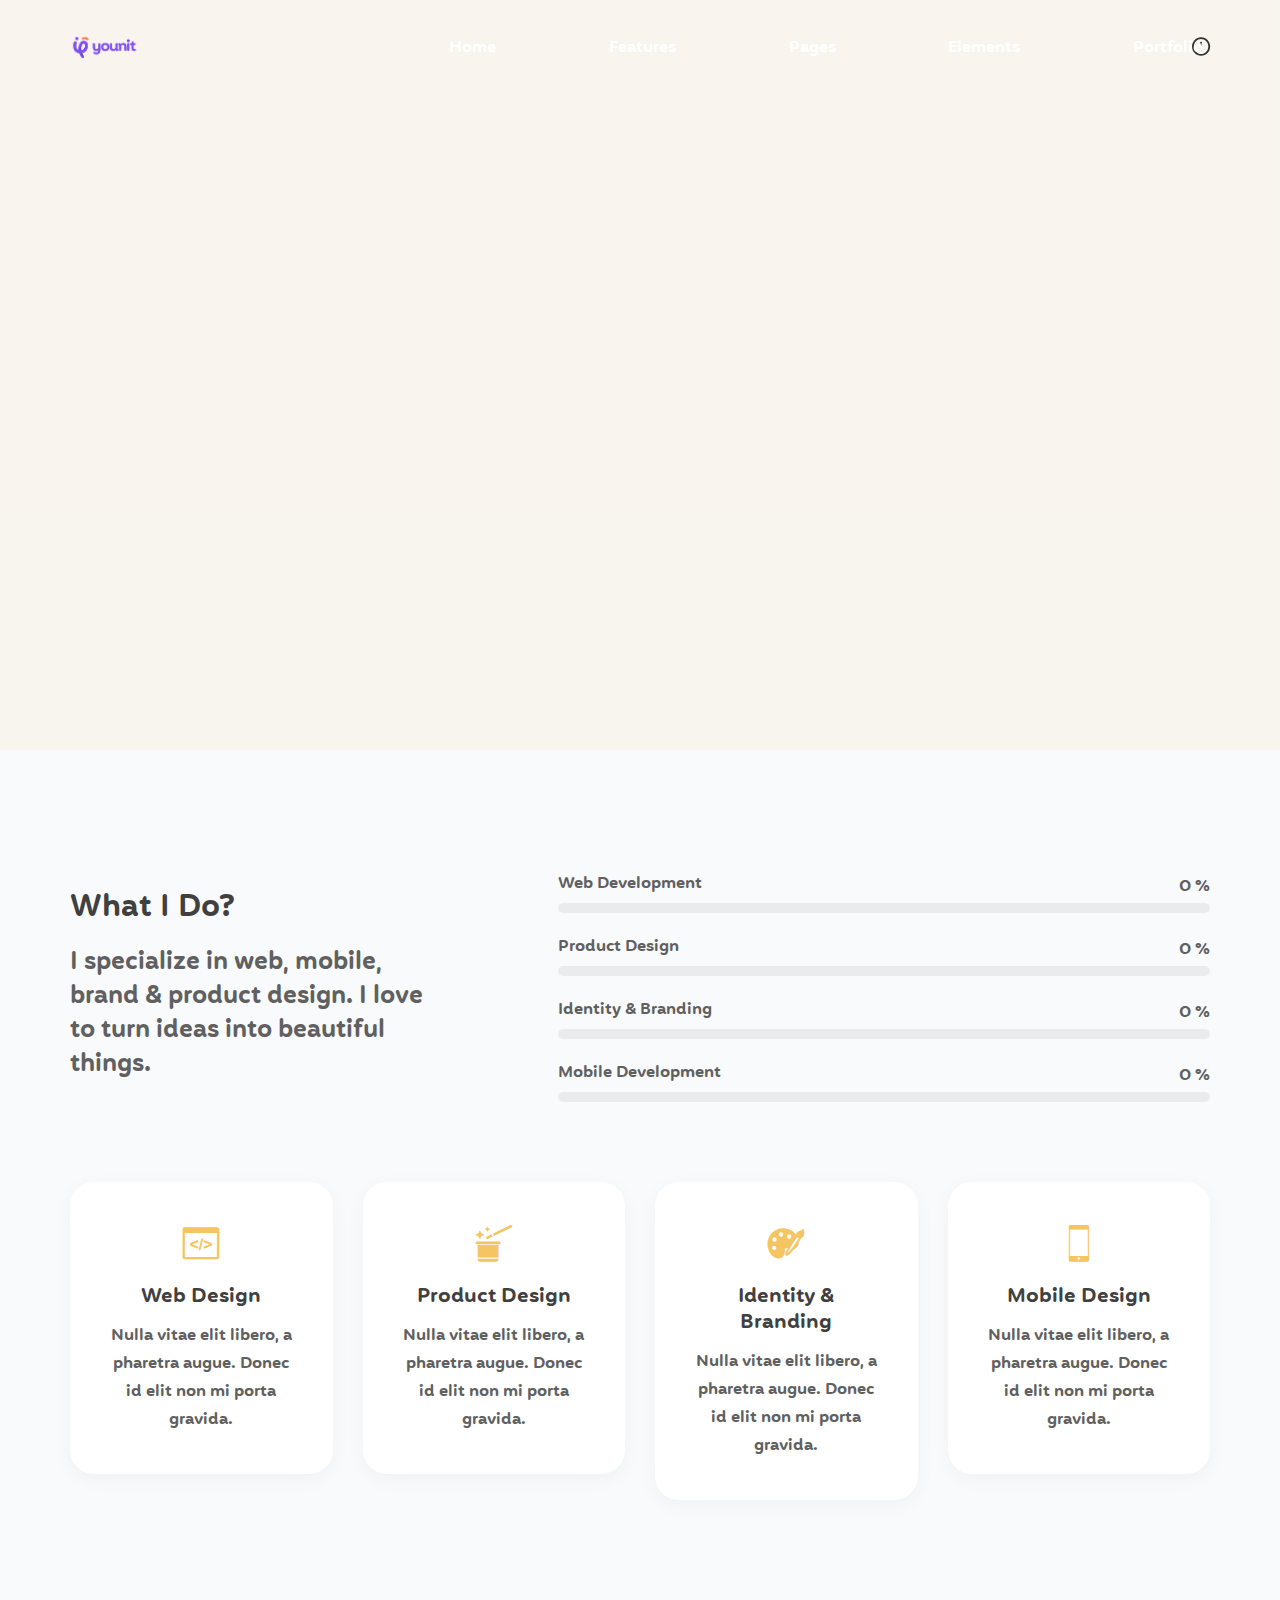
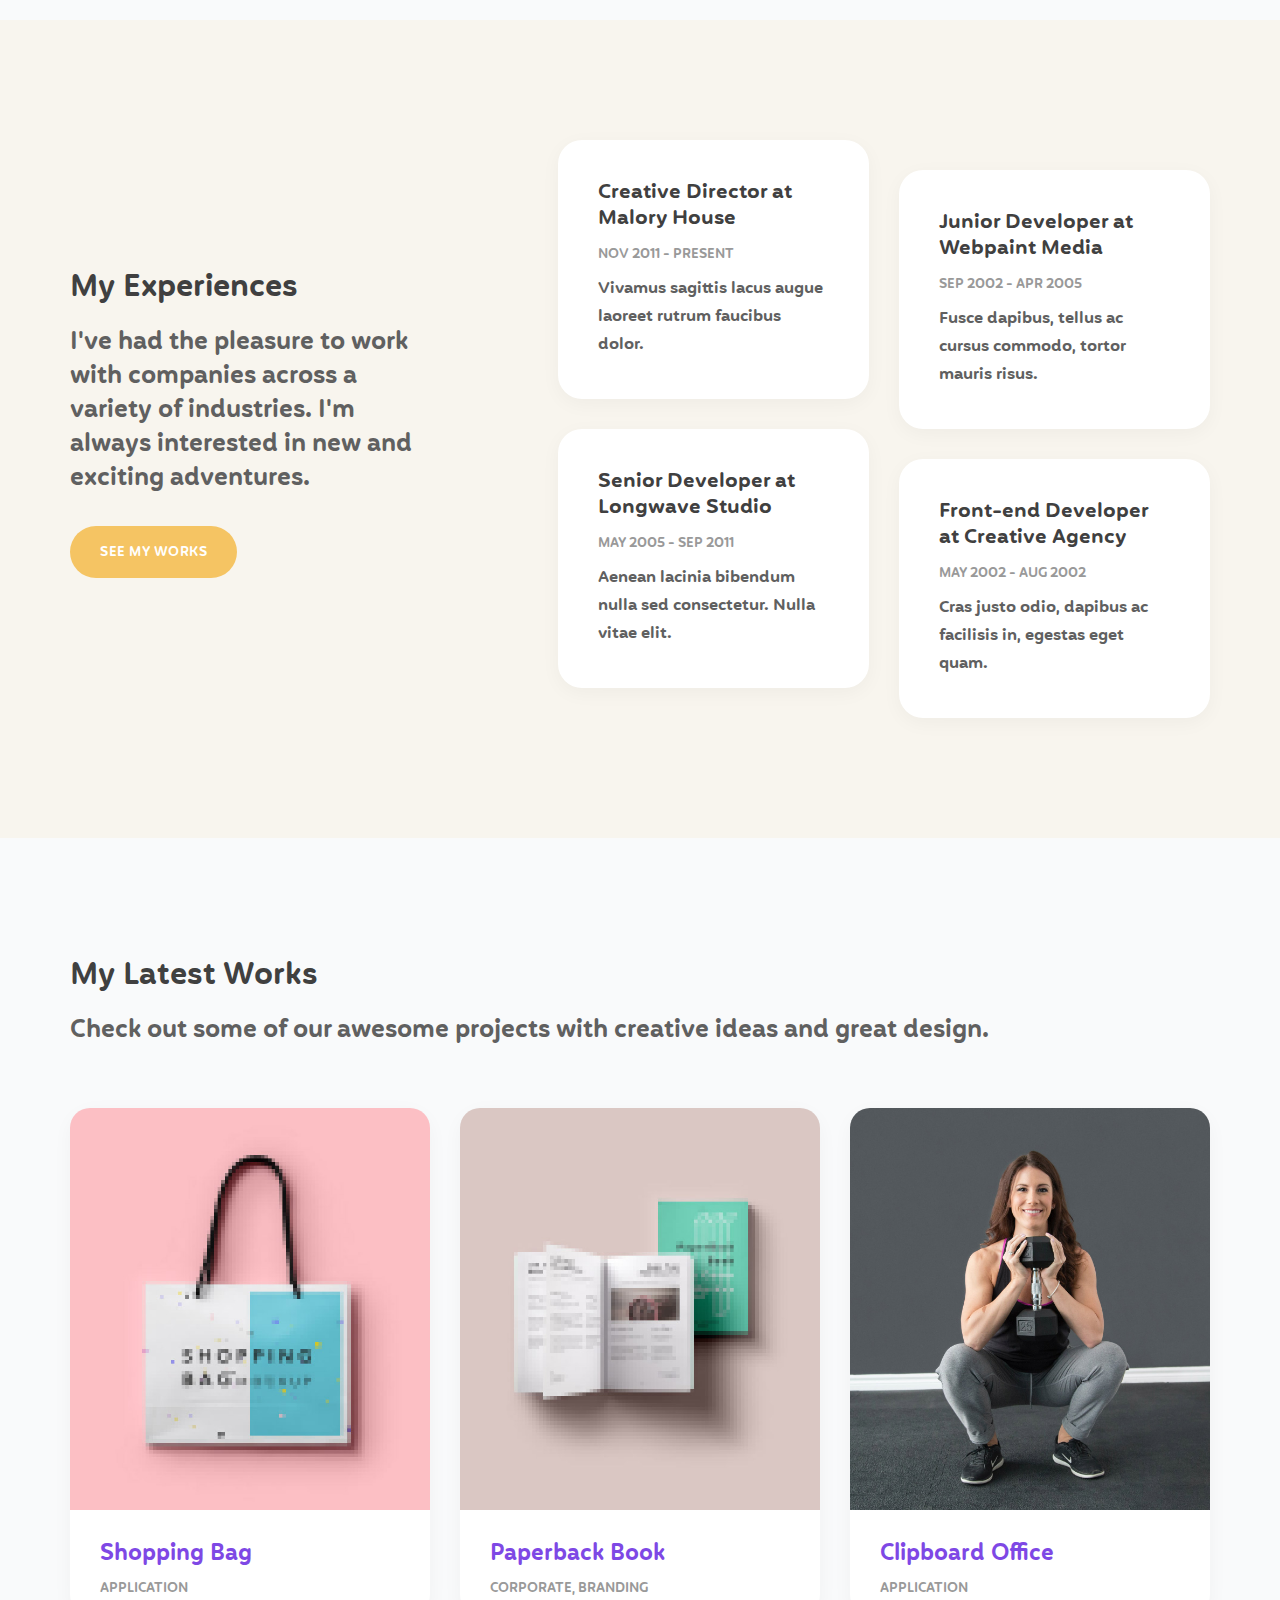
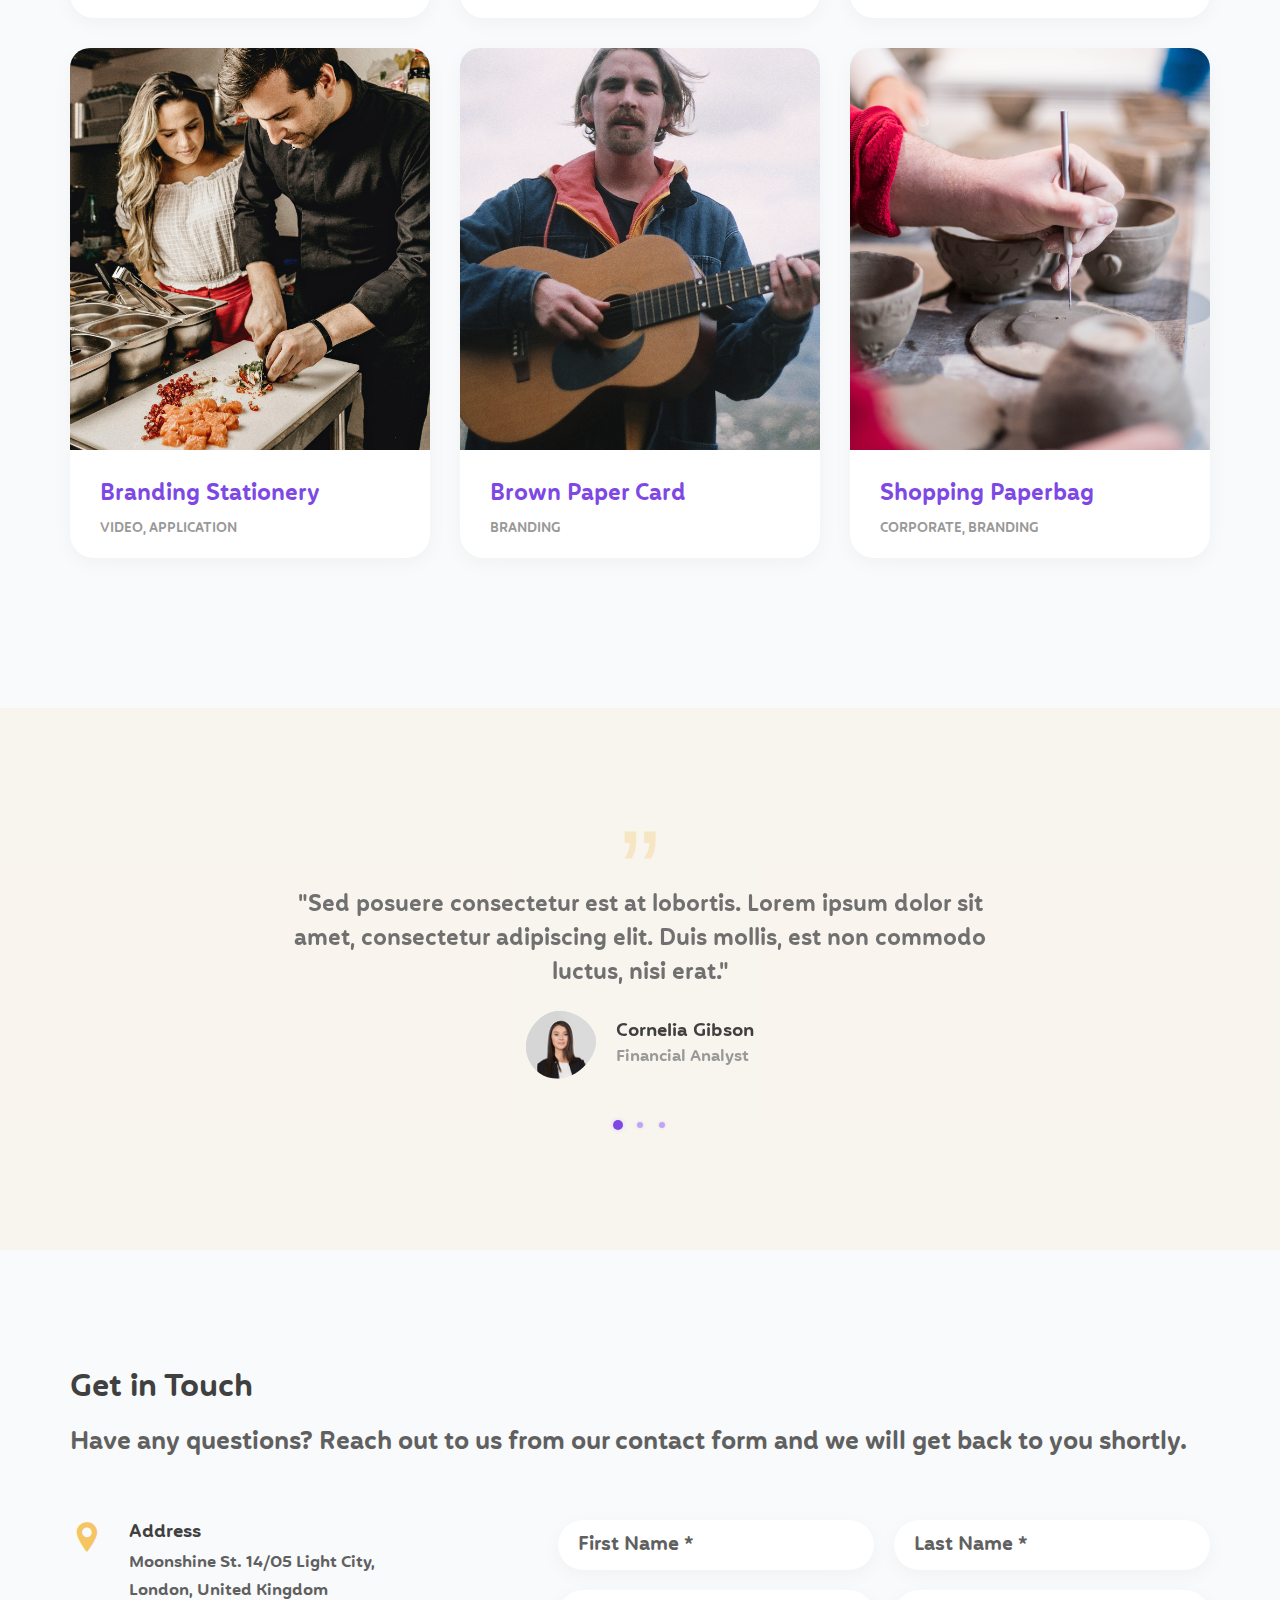
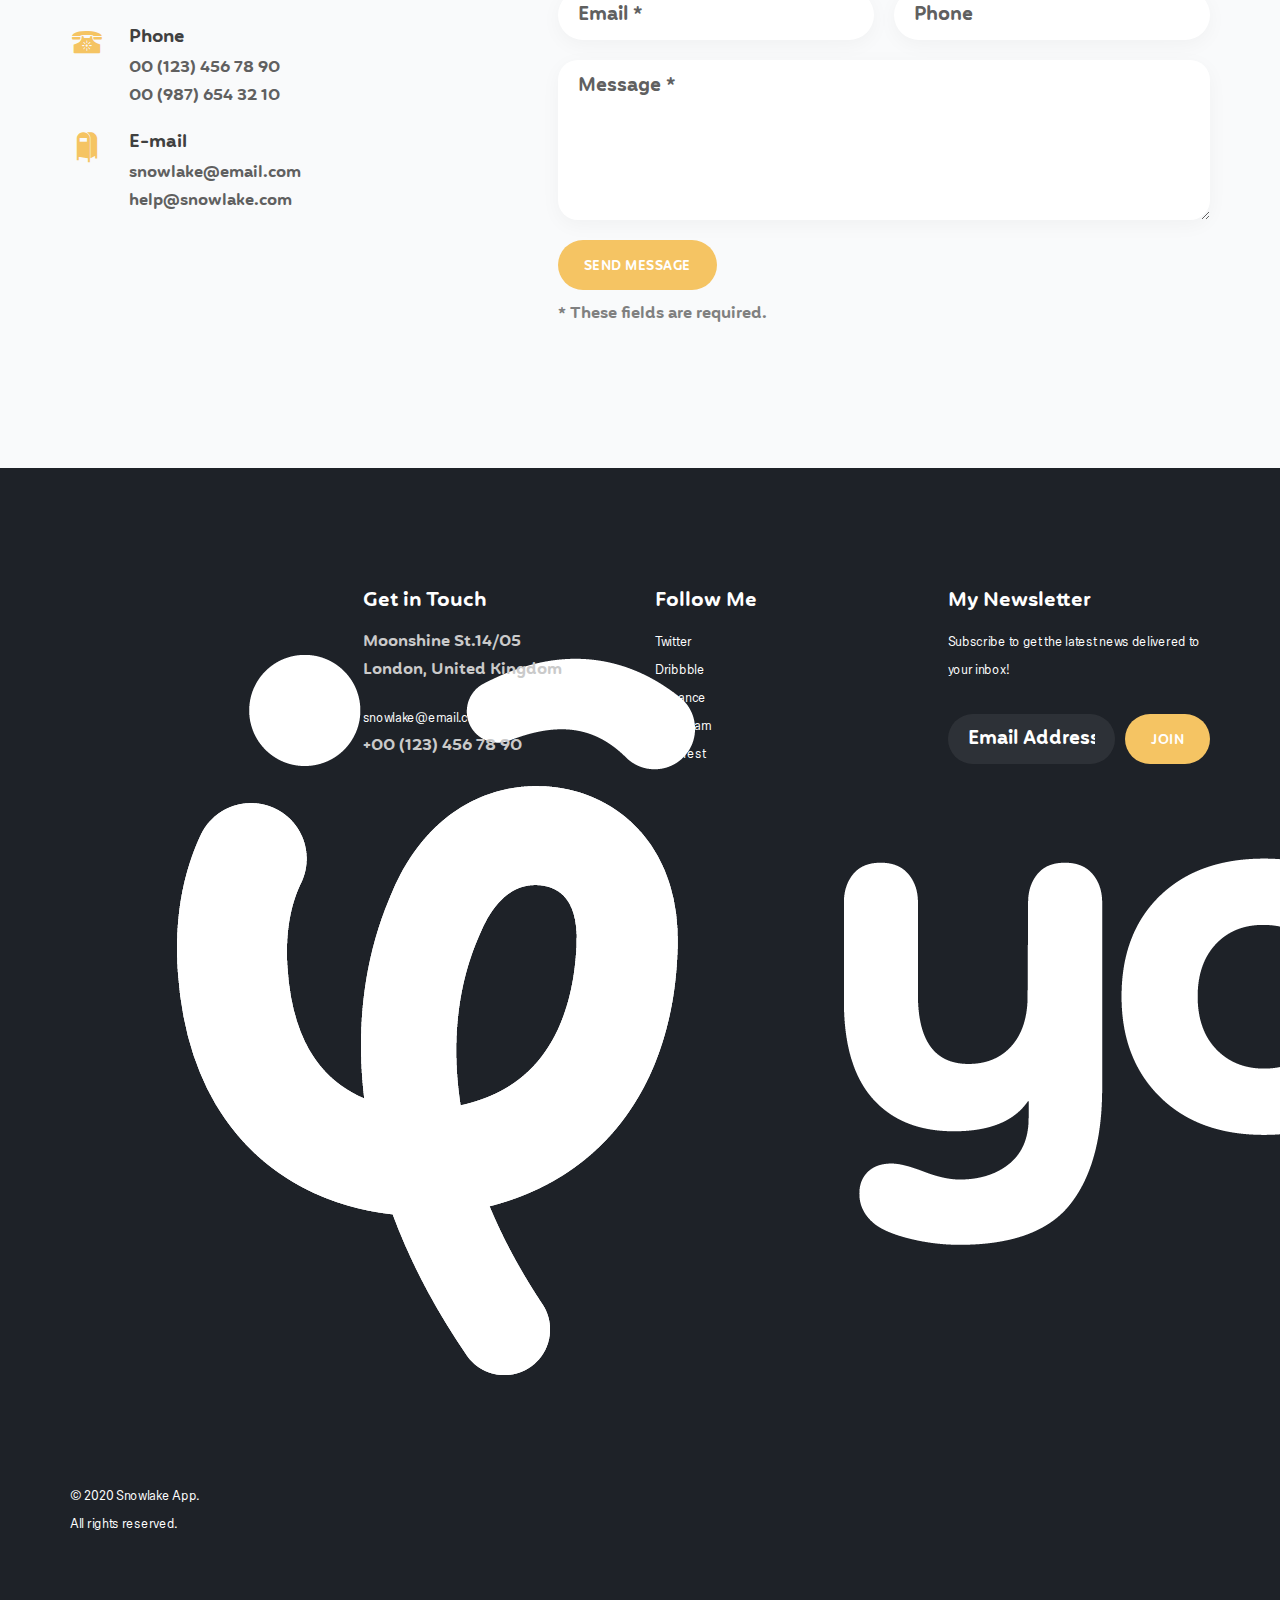
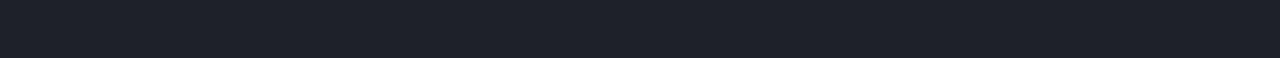
<file: color17.html>
<!DOCTYPE html>
<html lang="en">
<head>
  <meta charset="utf-8">
  <meta name="viewport" content="width=device-width, initial-scale=1.0">
  <link rel="shortcut icon" href="style/images/favicon.png">
  <title>Snowlake</title>
  <link rel="stylesheet" type="text/css" href="style/css/bootstrap.min.css">
  <link rel="stylesheet" type="text/css" href="style/css/plugins.css">
  <link rel="stylesheet" type="text/css" href="style/revolution/css/settings.css">
  <link rel="stylesheet" type="text/css" href="style/revolution/css/layers.css">
  <link rel="stylesheet" type="text/css" href="style/revolution/css/navigation.css">
  <link rel="stylesheet" type="text/css" href="style/type/type.css">
  <link rel="stylesheet" type="text/css" href="style.css">
  <link rel="stylesheet" type="text/css" href="style/css/color/yellow.css">
  <link href="https://fonts.googleapis.com/css?family=Nunito:300,300i,400,400i,600,600i,700,700i&display=swap" rel="stylesheet">
  <link rel="stylesheet" type="text/css" href="style/css/font/font2.css">
</head>
<body class="onepage" data-spy="scroll" data-target=".navbar">
  <div class="content-wrapper">
    <nav class="navbar absolute transparent navbar-expand-lg">
      <div class="container">
        <div class="navbar-brand"><a href="index.html"><img src="#" srcset="style/images/logo.png 1x, style/images/logo@2x.png 2x" alt="" /></a></div>
        <div class="navbar-other ml-auto order-lg-3">
          <ul class="navbar-nav flex-row align-items-center" data-sm-skip="true">
            <li class="nav-item">
              <div class="navbar-hamburger d-lg-none d-xl-none ml-auto"><button class="hamburger animate plain" data-toggle="offcanvas-nav"><span></span></button></div>
            </li>
            <li class="nav-item"><button class="plain" data-toggle="offcanvas-info"><i class="jam jam-info"></i></button></li>
          </ul>
          <!-- /.navbar-nav -->
        </div>
        <!-- /.navbar-other -->
        <div class="navbar-collapse offcanvas-nav">
          <div class="offcanvas-header d-lg-none d-xl-none">
            <a href="index.html"><img src="#" srcset="style/images/logo-light.png 1x, style/images/logo-light@2x.png 2x" alt="" /></a>
            <button class="plain offcanvas-close offcanvas-nav-close"><i class="jam jam-close"></i></button>
          </div>
          <ul class="navbar-nav ml-auto">
            <li class="nav-item"><a class="nav-link" href="index.html">Home</a>
              <ul class="dropdown-menu mega-menu boxed list-view text-left">
                <li class="mega-menu-content">
                  <div class="row">
                    <div class="col-lg-3">
                      <ul class="list-unstyled">
                        <li><a class="dropdown-item" href="index.html">Digital Startup</a></li>
                        <li><a class="dropdown-item" href="index2.html">Saas Landing</a></li>
                        <li><a class="dropdown-item" href="index3.html">SEO Agency</a></li>
                        <li><a class="dropdown-item" href="index4.html">Modern Business</a></li>
                        <li><a class="dropdown-item" href="index5.html">Design Agency</a></li>
                        <li><a class="dropdown-item" href="index6.html">App Presentation</a></li>
                        <li><a class="dropdown-item" href="index7.html">Creative Landing</a></li>
                      </ul>
                    </div>
                    <!--/column -->
                    <div class="col-lg-3">
                      <ul class="list-unstyled">
                        <li><a class="dropdown-item" href="index8.html">Marketing Startup</a></li>
                        <li><a class="dropdown-item" href="index9.html">Digital Agency</a></li>
                        <li><a class="dropdown-item" href="index10.html">Creative Business</a></li>
                        <li><a class="dropdown-item" href="index11.html">Software Landing</a></li>
                        <li><a class="dropdown-item" href="index12.html">App Landing</a></li>
                        <li><a class="dropdown-item" href="index13.html">Creative Agency</a></li>
                        <li><a class="dropdown-item" href="index14.html">Wedding Photography</a></li>
                      </ul>
                    </div>
                    <!--/column -->
                    <div class="col-lg-3">
                      <ul class="list-unstyled">
                        <li><a class="dropdown-item" href="index15.html">Food Photography</a></li>
                        <li><a class="dropdown-item" href="index16.html">Creative Onepage</a></li>
                        <li><a class="dropdown-item" href="index17.html">Marketing Company</a></li>
                        <li><a class="dropdown-item" href="index18.html">Startup Business</a></li>
                        <li><a class="dropdown-item" href="index19.html">Creative Resume</a></li>
                        <li><a class="dropdown-item" href="index20.html">Digital Studio</a></li>
                        <li><a class="dropdown-item" href="index21.html">Travel Blog</a></li>
                      </ul>
                    </div>
                    <!--/column -->
                    <div class="col-lg-3">
                      <ul class="list-unstyled">
                        <li><a class="dropdown-item" href="index22.html">Minimal Shop</a></li>
                        <li><a class="dropdown-item" href="index23.html">Minimal Portfolio</a></li>
                        <li><a class="dropdown-item" href="index24.html">Coming Soon</a></li>
                        <li><a class="dropdown-item" href="index25.html">Personal Creative</a></li>
                        <li><a class="dropdown-item" href="index26.html">Minimal Photography</a></li>
                        <li><a class="dropdown-item" href="index27.html">Maintenance</a></li>
                      </ul>
                    </div>
                    <!--/column -->
                  </div>
                  <!--/.row -->
                </li>
                <!--/.mega-menu-content-->
              </ul>
              <!--/.dropdown-menu -->
            </li>
            <li class="nav-item dropdown"><a class="nav-link dropdown-toggle" href="#!">Features</a>
              <ul class="dropdown-menu">
                <li class="dropdown"><a class="dropdown-item dropdown-toggle" href="#">Header</a>
                  <ul class="dropdown-menu">
                    <li class="nav-item"><a class="dropdown-item" href="header.html">Classic Header</a></li>
                    <li class="nav-item"><a class="dropdown-item" href="header2.html">Classic Light Header</a></li>
                    <li class="nav-item"><a class="dropdown-item" href="header3.html">Classic Dark Header</a></li>
                    <li class="nav-item"><a class="dropdown-item" href="header4.html">Header with Topbar</a></li>
                    <li class="nav-item"><a class="dropdown-item" href="header5.html">Wide Header</a></li>
                    <li class="nav-item"><a class="dropdown-item" href="header6.html">Extended Header</a></li>
                    <li class="nav-item"><a class="dropdown-item" href="header7.html">Fancy Light Header</a></li>
                    <li class="nav-item"><a class="dropdown-item" href="header8.html">Fancy Dark Header</a></li>
                    <li class="nav-item"><a class="dropdown-item" href="header9.html">Centered Header</a></li>
                  </ul>
                </li>
                <li class="dropdown"><a class="dropdown-item dropdown-toggle" href="#">Footer</a>
                  <ul class="dropdown-menu">
                    <li class="nav-item"><a class="dropdown-item" href="footer.html">Footer with Details</a></li>
                    <li class="nav-item"><a class="dropdown-item" href="footer2.html">Centered Footer</a></li>
                    <li class="nav-item"><a class="dropdown-item" href="footer3.html">Simple Footer</a></li>
                    <li class="nav-item"><a class="dropdown-item" href="footer4.html">Footer with Widgets</a></li>
                    <li class="nav-item"><a class="dropdown-item" href="footer5.html">Minimalist Footer</a></li>
                    <li class="nav-item"><a class="dropdown-item" href="footer6.html">Footer with Overflow</a></li>
                    <li class="nav-item"><a class="dropdown-item" href="footer7.html">Footer with Background Image</a></li>
                  </ul>
                </li>
                <li class="dropdown"><a class="dropdown-item dropdown-toggle" href="#">Page Title</a>
                  <ul class="dropdown-menu">
                    <li class="nav-item"><a class="dropdown-item" href="page-title.html">Page Title with Image</a></li>
                    <li class="nav-item"><a class="dropdown-item" href="page-title2.html">Page Title with Breadcrumbs</a></li>
                    <li class="nav-item"><a class="dropdown-item" href="page-title3.html">Page Title with Light Wrapper</a></li>
                    <li class="nav-item"><a class="dropdown-item" href="page-title4.html">Page Title with Gray Wrapper</a></li>
                    <li class="nav-item"><a class="dropdown-item" href="page-title5.html">Page Title with Dark Wrapper</a></li>
                    <li class="nav-item"><a class="dropdown-item" href="page-title6.html">Page Title with Colored Wrapper</a></li>
                    <li class="nav-item"><a class="dropdown-item" href="page-title7.html">Page Title with Gradient Wrapper</a></li>
                    <li class="nav-item"><a class="dropdown-item" href="page-title8.html">Page Title with Video Wrapper</a></li>
                  </ul>
                </li>
                <li class="dropdown"><a class="dropdown-item dropdown-toggle" href="#">Modal Popup</a>
                  <ul class="dropdown-menu">
                    <li class="nav-item"><a class="dropdown-item" href="modal-popup1.html">Subscription</a></li>
                    <li class="nav-item"><a class="dropdown-item" href="modal-popup2.html">Subscription Alternative</a></li>
                    <li class="nav-item"><a class="dropdown-item" href="modal-popup3.html">Sign Up</a></li>
                    <li class="nav-item"><a class="dropdown-item" href="modal-popup4.html">Contact Form</a></li>
                    <li class="nav-item"><a class="dropdown-item" href="modal-popup5.html">Cookie</a></li>
                    <li class="nav-item"><a class="dropdown-item" href="modal-popup6.html">Sale</a></li>
                  </ul>
                </li>
                <li class="nav-item dropdown"><a class="dropdown-item dropdown-toggle" href="#">Fonts</a>
                  <ul class="dropdown-menu">
                    <li class="nav-item"><a class="dropdown-item" href="font1.html">Jost</a></li>
                    <li class="nav-item"><a class="dropdown-item" href="font2.html">Nunito</a></li>
                    <li class="nav-item"><a class="dropdown-item" href="font3.html">DM Sans + Zilla Slab</a></li>
                    <li class="nav-item"><a class="dropdown-item" href="font4.html">HK Grotesk</a></li>
                    <li class="nav-item"><a class="dropdown-item" href="font5.html">Abhaya Libre</a></li>
                  </ul>
                </li>
                <li class="nav-item dropdown"><a class="dropdown-item dropdown-toggle" href="#">Colors</a>
                  <ul class="dropdown-menu">
                    <li class="nav-item"><a class="dropdown-item" href="color1.html">Aqua</a></li>
                    <li class="nav-item"><a class="dropdown-item" href="color2.html">Blue</a></li>
                    <li class="nav-item"><a class="dropdown-item" href="color3.html">Brown</a></li>
                    <li class="nav-item"><a class="dropdown-item" href="color4.html">Cobalt</a></li>
                    <li class="nav-item"><a class="dropdown-item" href="color5.html">Green</a></li>
                    <li class="nav-item"><a class="dropdown-item" href="color6.html">Hibiscus</a></li>
                    <li class="nav-item"><a class="dropdown-item" href="color7.html">Leaf</a></li>
                    <li class="nav-item"><a class="dropdown-item" href="color8.html">Meander</a></li>
                    <li class="nav-item"><a class="dropdown-item" href="color9.html">Orange</a></li>
                    <li class="nav-item"><a class="dropdown-item" href="color10.html">Pink</a></li>
                    <li class="nav-item"><a class="dropdown-item" href="color11.html">Purple</a></li>
                    <li class="nav-item"><a class="dropdown-item" href="color12.html">Red</a></li>
                    <li class="nav-item"><a class="dropdown-item" href="color13.html">Rose</a></li>
                    <li class="nav-item"><a class="dropdown-item" href="color14.html">Sky</a></li>
                    <li class="nav-item"><a class="dropdown-item" href="color15.html">Teal</a></li>
                    <li class="nav-item"><a class="dropdown-item" href="color16.html">Violet</a></li>
                    <li class="nav-item"><a class="dropdown-item" href="color17.html">Yellow</a></li>
                  </ul>
                </li>
                <li class="dropdown"><a class="dropdown-item dropdown-toggle" href="#">Onepage</a>
                  <ul class="dropdown-menu">
                    <li class="nav-item"><a class="dropdown-item" href="index16.html">Demo I</a></li>
                    <li class="nav-item"><a class="dropdown-item" href="index19.html">Demo II</a></li>
                  </ul>
                </li>
                <li class="nav-item"><a class="dropdown-item" href="box-layout.html">Box Layout</a></li>
              </ul>
            </li>
            <li class="nav-item dropdown"><a class="nav-link dropdown-toggle" href="#!">Pages</a>
              <ul class="dropdown-menu">
                <li class="dropdown"><a class="dropdown-item dropdown-toggle" href="#">Services</a>
                  <ul class="dropdown-menu">
                    <li class="nav-item"><a class="dropdown-item" href="services.html">Services I</a></li>
                    <li class="nav-item"><a class="dropdown-item" href="services2.html">Services II</a></li>
                    <li class="nav-item"><a class="dropdown-item" href="services3.html">Services III</a></li>
                    <li class="nav-item"><a class="dropdown-item" href="services4.html">Services IV</a></li>
                    <li class="nav-item"><a class="dropdown-item" href="services5.html">Services V</a></li>
                  </ul>
                </li>
                <li class="dropdown"><a class="dropdown-item dropdown-toggle" href="#">About</a>
                  <ul class="dropdown-menu">
                    <li class="nav-item"><a class="dropdown-item" href="about.html">About I</a></li>
                    <li class="nav-item"><a class="dropdown-item" href="about2.html">About II</a></li>
                    <li class="nav-item"><a class="dropdown-item" href="about3.html">About III</a></li>
                    <li class="nav-item"><a class="dropdown-item" href="about4.html">About IV</a></li>
                  </ul>
                </li>
                <li class="dropdown"><a class="dropdown-item dropdown-toggle" href="#">Shop</a>
                  <ul class="dropdown-menu">
                    <li class="nav-item"><a class="dropdown-item" href="shop.html">Shop</a></li>
                    <li class="nav-item"><a class="dropdown-item" href="shop2.html">Shop with Sidebar</a></li>
                    <li class="nav-item"><a class="dropdown-item" href="shop3.html">Shop with Left Sidebar</a></li>
                    <li class="nav-item"><a class="dropdown-item" href="shop-product.html">Product Page</a></li>
                    <li class="nav-item"><a class="dropdown-item" href="shop-cart.html">Shopping Cart</a></li>
                    <li class="nav-item"><a class="dropdown-item" href="shop-checkout.html">Checkout</a></li>
                  </ul>
                </li>
                <li class="dropdown"><a class="dropdown-item dropdown-toggle" href="#">Contact</a>
                  <ul class="dropdown-menu">
                    <li class="nav-item"><a class="dropdown-item" href="contact.html">Contact I</a></li>
                    <li class="nav-item"><a class="dropdown-item" href="contact2.html">Contact II</a></li>
                    <li class="nav-item"><a class="dropdown-item" href="contact3.html">Contact III</a></li>
                    <li class="nav-item"><a class="dropdown-item" href="contact4.html">Contact IV</a></li>
                  </ul>
                </li>
                <li><a class="dropdown-item" href="faq.html">FAQ</a></li>
                <li><a class="dropdown-item" href="page-loading.html">Page Loading</a></li>
                <li><a class="dropdown-item" href="scroll-animation.html">Scroll Animation</a></li>
              </ul>
            </li>
            <li class="nav-item"><a class="nav-link" href="#!">Elements</a>
              <ul class="dropdown-menu mega-menu boxed list-view text-left">
                <li class="mega-menu-content">
                  <div class="row">
                    <div class="col-lg-3">
                      <ul class="list-unstyled">
                        <li><a href="accordion.html">Accordion</a></li>
                        <li><a href="alerts.html">Alerts</a></li>
                        <li><a href="animated-text.html">Animated Text</a></li>
                        <li><a href="blockquote.html">Blockquote</a></li>
                        <li><a href="buttons-badges.html">Buttons & Badges</a></li>
                        <li><a href="call-to-action.html">Call to Action</a></li>
                        <li><a href="carousel.html">Carousel</a></li>
                        <li><a href="clients.html">Clients</a></li>
                        <li><a href="countdown.html">Countdown</a></li>
                        <li><a href="counter.html">Counter</a></li>
                      </ul>
                    </div>
                    <!--/column -->
                    <div class="col-lg-3">
                      <ul class="list-unstyled">
                        <li><a href="dividers.html">Dividers</a></li>
                        <li><a href="dropcap.html">Dropcap</a></li>
                        <li><a href="forms.html">Forms</a></li>
                        <li><a href="icon-concept.html">Icons - Concept</a></li>
                        <li><a href="icon-jam.html">Icons - Jam</a></li>
                        <li><a href="icon-icofont.html">Icons - Icofont</a></li>
                        <li><a href="icon-lineal.html">Icons - Lineal</a></li>
                        <li><a href="icon-box.html">Icon Box</a></li>
                        <li><a href="image-hover.html">Image Hover</a></li>
                        <li><a href="image-mask.html">Image Mask</a></li>
                      </ul>
                    </div>
                    <!--/column -->
                    <div class="col-lg-3">
                      <ul class="list-unstyled">
                        <li><a href="lightbox.html">Lightbox</a></li>
                        <li><a href="lists.html">Lists</a></li>
                        <li><a href="player.html">Media Player</a></li>
                        <li><a href="modal.html">Modal</a></li>
                        <li><a href="pricing.html">Pricing Tables</a></li>
                        <li><a href="process.html">Process Steps</a></li>
                        <li><a href="progressbar.html">Progress Bar</a></li>
                        <li><a href="animations.html">Scroll Animations</a></li>
                        <li><a href="social-icons.html">Social Icons</a></li>
                        <li><a href="tables.html">Tables</a></li>
                      </ul>
                    </div>
                    <!--/column -->
                    <div class="col-lg-3">
                      <ul class="list-unstyled">
                        <li><a href="tabs.html">Tabs</a></li>
                        <li><a href="team.html">Team</a></li>
                        <li><a href="testimonials.html">Testimonials</a></li>
                        <li><a href="titles.html">Titles</a></li>
                        <li><a href="toggle.html">Toggle</a></li>
                        <li><a href="tooltip-popover.html">Tooltip & Popover</a></li>
                        <li><a href="typography.html">Typography</a></li>
                        <li><a href="video-popup.html">Video Popup</a></li>
                        <li><a href="waves.html">Waves</a></li>
                        <li><a href="wrappers.html">Wrappers</a></li>
                      </ul>
                    </div>
                    <!--/column -->
                  </div>
                  <!--/.row -->
                </li>
                <!--/.mega-menu-content-->
              </ul>
              <!--/.dropdown-menu -->
            </li>
            <li class="nav-item dropdown"><a class="nav-link dropdown-toggle" href="#!">Portfolio</a>
              <ul class="dropdown-menu">
                <li><a class="dropdown-item" href="portfolio.html">Grid Portfolio</a></li>
                <li><a class="dropdown-item" href="portfolio2.html">Grid Portfolio with Details</a></li>
                <li><a class="dropdown-item" href="portfolio3.html">Masonry Portfolio</a></li>
                <li><a class="dropdown-item" href="portfolio4.html">Masonry Portfolio with Details</a></li>
                <li><a class="dropdown-item" href="portfolio5.html">Mosaic Portfolio</a></li>
                <li><a class="dropdown-item" href="portfolio6.html">Fullscreen Grid Portfolio</a></li>
                <li><a class="dropdown-item" href="portfolio7.html">Portfolio with Item Details</a></li>
                <li><a class="dropdown-item" href="portfolio8.html">Box Portfolio with Item Details</a></li>
                <li class="dropdown"><a class="dropdown-item dropdown-toggle" href="#">Portfolio Posts</a>
                  <ul class="dropdown-menu">
                    <li class="nav-item"><a class="dropdown-item" href="portfolio-post.html">Post with Multiple Images</a></li>
                    <li class="nav-item"><a class="dropdown-item" href="portfolio-post2.html">Post with Slider</a></li>
                    <li class="nav-item"><a class="dropdown-item" href="portfolio-post3.html">Post with Masonry Gallery</a></li>
                    <li class="nav-item"><a class="dropdown-item" href="portfolio-post4.html">Post with Carousel</a></li>
                    <li class="nav-item"><a class="dropdown-item" href="portfolio-post5.html">Post with Columns</a></li>
                    <li class="nav-item"><a class="dropdown-item" href="portfolio-post6.html">Post with Video</a></li>
                  </ul>
                </li>
              </ul>
            </li>
            <li class="nav-item dropdown"><a class="nav-link dropdown-toggle" href="#!">Blog</a>
              <ul class="dropdown-menu">
                <li><a class="dropdown-item" href="blog.html">Grid View</a></li>
                <li><a class="dropdown-item" href="blog2.html">Grid View with Sidebar</a></li>
                <li><a class="dropdown-item" href="blog3.html">Box Grid View</a></li>
                <li><a class="dropdown-item" href="blog4.html">Box Grid View with Sidebar</a></li>
                <li><a class="dropdown-item" href="blog5.html">Classic View</a></li>
                <li><a class="dropdown-item" href="blog6.html">Classic View with Sidebar</a></li>
                <li><a class="dropdown-item" href="blog7.html">Box Classic View</a></li>
                <li><a class="dropdown-item" href="blog8.html">Box Classic View with Sidebar</a></li>
                <li class="dropdown"><a class="dropdown-item dropdown-toggle" href="#">Blog Posts</a>
                  <ul class="dropdown-menu">
                    <li class="nav-item"><a class="dropdown-item" href="blog-post.html">Post No Sidebar</a></li>
                    <li class="nav-item"><a class="dropdown-item" href="blog-post2.html">Post with Sidebar</a></li>
                    <li class="nav-item"><a class="dropdown-item" href="blog-post3.html">Box Post No Sidebar </a></li>
                    <li class="nav-item"><a class="dropdown-item" href="blog-post4.html">Box Post with Sidebar </a></li>
                  </ul>
                </li>
              </ul>
            </li>
          </ul>
          <!-- /.navbar-nav -->
        </div>
        <!-- /.navbar-collapse -->
      </div>
      <!-- /.container -->
    </nav>
    <!-- /.navbar -->
    <div class="offcanvas-info inverse-text">
      <button class="plain offcanvas-close offcanvas-info-close"><i class="jam jam-close"></i></button>
      <a href="index.html"><img src="#" srcset="style/images/logo-light.png 1x, style/images/logo-light@2x.png 2x" alt="" /></a>
      <div class="space30"></div>
      <p>Snowlake is a multi-concept and powerful site template contains rich layouts with possibility of unlimited combinations & beautiful elements.</p>
      <div class="space20"></div>
      <div class="widget">
        <h5 class="widget-title">Contact Info</h5>
        <address> Moonshine St. 14/05 <br /> Light City, London <div class="space20"></div>
          <a href="mailto:first.last@email.com" class="nocolor">info@email.com</a><br /> +00 (123) 456 78 90 </address>
      </div>
      <!-- /.widget -->
      <div class="widget">
        <h3 class="widget-title">Learn More</h3>
        <ul class="list-unstyled">
          <li><a href="#" class="nocolor">Our Story</a></li>
          <li><a href="#" class="nocolor">Terms of Use</a></li>
          <li><a href="#" class="nocolor">Privacy Policy</a></li>
          <li><a href="#" class="nocolor">Contact Us</a></li>
        </ul>
      </div>
      <!-- /.widget -->
      <div class="widget">
        <h3 class="widget-title">Follow Us</h3>
        <ul class="social social-mute social-s ml-auto">
          <li><a href="#"><i class="jam jam-twitter"></i></a></li>
          <li><a href="#"><i class="jam jam-facebook"></i></a></li>
          <li><a href="#"><i class="jam jam-instagram"></i></a></li>
          <li><a href="#"><i class="jam jam-vimeo"></i></a></li>
          <li><a href="#"><i class="jam jam-youtube"></i></a></li>
        </ul>
      </div>
      <!-- /.widget -->
    </div>
    <section id="home">
      <div class="wrapper bg-opacity-default">
        <div class="rev_slider_wrapper fullwidth-container dark-spinner">
          <div id="slider6" class="rev_slider fullwidthbanner" data-version="5.4.7">
            <ul>
              <li data-transition="fade" data-thumb=""><img src="style/images/dummy.png" style="background:transparent" alt="" />
                <div class="tp-caption font-weight-600 color-dark" 
	                 data-x="['left','left','center','center']" 
	                 data-y="['middle','middle','bottom','bottom']" 
	                 data-hoffset="['50','30','0','0']" 
	                 data-voffset="['-100','-120','280','280']" 
	                 data-fontsize="['40','40','40','32']" 
	                 data-lineheight="['50','50','50','42']" 
	                 data-width="['460','380','650','340']" 
	                 data-textAlign="['left','left','center','center']" 
	                 data-whitespace="['normal','normal','normal','normal']" 
	                 data-frames='[{"delay":1100,"speed":1500,"frame":"0","from":"y:50px;opacity:0;","to":"o:1;","ease":"Power3.easeInOut"},{"delay":"wait","speed":300,"frame":"999","to":"opacity:0;","ease":"Power3.easeInOut"}]' 
	                 data-responsive="on" 
	                 data-responsive_offset="on" style="z-index: 9;">Hi, I'm Julia Davis  
		        </div>
				<!-- /.tp-caption -->
                <div class="tp-caption font-weight-400 color-dark" 
	                 data-x="['left','left','center','center']" 
	                 data-y="['middle','middle','bottom','bottom']"  
	                 data-hoffset="['50','30','0','0']" 
	                 data-voffset="['30','30','150','140']" 
	                 data-fontsize="['26','26','26','20']" 
	                 data-lineheight="['38','38','38','32']" 
	                 data-width="['460','380','650','340']" 
	                 data-textAlign="['left','left','center','center']" 
	                 data-whitespace="['normal','normal','normal','normal']" 
	                 data-frames='[{"delay":1500,"speed":1500,"frame":"0","from":"y:50px;opacity:0;","to":"o:1;","ease":"Power3.easeInOut"},{"delay":"wait","speed":300,"frame":"999","to":"opacity:0;","ease":"Power3.easeInOut"}]' 
	                 data-responsive="on" 
	                 data-responsive_offset="on" style="z-index: 9;">I’m a passionate corporate brand designer based in New York. Find my works on <a href="#" class="hover">Dribbble</a>, my portfolio on <a href="#" class="hover">Behance</a> in case you are curious.  
		        </div>
				<!-- /.tp-caption -->
                <a class="tp-caption btn btn-l scroll" 
	                 data-x="['left','left','center','center']" 
	                 data-y="['middle','middle','bottom','bottom']" 
		             data-hoffset="['50','30','0','0']"
	                 data-voffset="['175','190','60','60']" 
	                 data-width="['auto','auto','auto','auto']" 
	                 data-frames='[{"delay":1900,"speed":1500,"frame":"0","from":"y:50px;opacity:0;","to":"o:1;","ease":"Power3.easeInOut"},{"delay":"wait","speed":300,"frame":"999","to":"opacity:0;","ease":"Power3.easeInOut"}]' 
	                 data-responsive="on" 
	                 data-responsive_offset="on" style="z-index: 9;" href="#portfolio">See My Works  
		        </a>
				<!-- /.tp-caption -->
                <div class="tp-caption img-blob blob8" 
	                 data-x="['right','right','center','center']" 
	                 data-y="['middle','middle','top','top']" 
	                 data-hoffset="['60','30','10','10']" 
	                 data-voffset="['25','25','100','100']" 
	                 data-frames='[{"delay":700,"speed":1500,"frame":"0","from":"y:50px;opacity:0;","to":"o:1;","ease":"Power3.easeInOut"},{"delay":"wait","speed":300,"frame":"999","to":"opacity:0;","ease":"Power3.easeInOut"}]' 
	                 data-visibility="['on','on','on','on']" 
	                 data-width="none" 
	                 data-height="none" 
	                 data-type="image" 
	                 data-responsive="on" 
	                 data-responsive_offset="on" style="z-index: 5;">
                  <img 
	                 data-lazyload="" src="style/images/art/about10.jpg" 
	                 data-ww="['550','500','400','300']" 
	                 data-hh="auto" alt="" />  
		        </div>
				<!-- /.tp-caption -->
              </li>
            </ul>
            <div class="tp-bannertimer tp-bottom"></div>
          </div>
          <!-- /.rev_slider -->
        </div>
        <!-- /.rev_slider_wrapper -->
      </div>
      <!-- /.wrapper -->
    </section>
    <section id="services">
      <div class="wrapper light-wrapper">
        <div class="container inner">
          <div class="row align-items-center">
            <div class="col-lg-4 order-lg-2">
              <h2 class="section-title mb-20">What I Do?</h2>
              <p class="lead larger">I specialize in web, mobile, brand & product design. I love to turn ideas into beautiful things.</p>
            </div>
            <!--/column -->
            <div class="space30 d-none d-md-block d-lg-none"></div>
            <div class="col-lg-7 order-lg-2 offset-lg-1">
              <ul class="progress-list">
                <li>
                  <p>Web Development</p>
                  <div class="progressbar line default" data-value="100"></div>
                </li>
                <li>
                  <p>Product Design</p>
                  <div class="progressbar line default" data-value="80"></div>
                </li>
                <li>
                  <p>Identity & Branding</p>
                  <div class="progressbar line default" data-value="85"></div>
                </li>
                <li>
                  <p>Mobile Development</p>
                  <div class="progressbar line default" data-value="90"></div>
                </li>
              </ul>
              <!-- /.progress-list -->
            </div>
            <!--/column -->
          </div>
          <!--/.row -->
          <div class="space60"></div>
          <div class="row text-center">
            <div class="col-md-6 col-lg-3">
              <div class="box bg-white shadow shadow-hover">
                <div class="icon color-default fs-42 mb-20"> <i class="icofont-code"></i> </div>
                <h5>Web Design</h5>
                <p>Nulla vitae elit libero, a pharetra augue. Donec id elit non mi porta gravida.</p>
              </div>
              <!--/.box -->
            </div>
            <!--/column -->
            <div class="col-md-6 col-lg-3">
              <div class="box bg-white shadow shadow-hover">
                <div class="icon color-default fs-42 mb-20"> <i class="icofont-magic-alt"></i> </div>
                <h5>Product Design</h5>
                <p>Nulla vitae elit libero, a pharetra augue. Donec id elit non mi porta gravida.</p>
              </div>
              <!--/.box -->
            </div>
            <!--/column -->
            <div class="space30 d-none d-md-block d-lg-none"></div>
            <div class="col-md-6 col-lg-3">
              <div class="box bg-white shadow shadow-hover">
                <div class="icon color-default fs-42 mb-20"> <i class="icofont-paint"></i> </div>
                <h5>Identity & Branding</h5>
                <p>Nulla vitae elit libero, a pharetra augue. Donec id elit non mi porta gravida.</p>
              </div>
              <!--/.box -->
            </div>
            <!--/column -->
            <div class="col-md-6 col-lg-3">
              <div class="box bg-white shadow shadow-hover">
                <div class="icon color-default fs-42 mb-20"> <i class="icofont-smart-phone"></i> </div>
                <h5>Mobile Design</h5>
                <p>Nulla vitae elit libero, a pharetra augue. Donec id elit non mi porta gravida.</p>
              </div>
              <!--/.box -->
            </div>
            <!--/column -->
          </div>
          <!--/.row -->
        </div>
        <!-- /.container -->
      </div>
      <!-- /.wrapper -->
    </section>
    <section id="experiences">
      <div class="wrapper bg-opacity-default">
        <div class="container inner">
          <div class="row align-items-center">
            <div class="space30 d-none d-md-block d-lg-none"></div>
            <div class="col-lg-4 order-lg-2">
              <h2 class="section-title mb-20">My Experiences</h2>
              <p class="lead larger">I've had the pleasure to work with companies across a variety of industries. I'm always interested in new and exciting adventures.</p>
              <div class="space10"></div>
              <a href="#" class="btn btn-l">See My Works</a>
            </div>
            <!--/column -->
            <div class="space30 d-none d-md-block d-lg-none"></div>
            <div class="col-lg-7 order-lg-2 offset-lg-1 grid">
              <div class="row isotope">
                <div class="col-md-6 item grid-sizer">
                  <div class="box bg-white shadow shadow-hover">
                    <h5>Creative Director at Malory House</h5>
                    <div class="meta">Nov 2011 - Present</div>
                    <p>Vivamus sagittis lacus augue laoreet rutrum faucibus dolor.</p>
                  </div>
                  <!--/.box -->
                  <div class="space30"></div>
                  <div class="box bg-white shadow shadow-hover">
                    <h5>Senior Developer at Longwave Studio</h5>
                    <div class="meta">May 2005 - Sep 2011</div>
                    <p>Aenean lacinia bibendum nulla sed consectetur. Nulla vitae elit.</p>
                  </div>
                  <!--/.box -->
                </div>
                <!--/column -->
                <div class="col-md-6 item grid-sizer">
                  <div class="space30 d-none d-md-block"></div>
                  <div class="box bg-white shadow shadow-hover">
                    <h5>Junior Developer at Webpaint Media</h5>
                    <div class="meta">Sep 2002 - Apr 2005</div>
                    <p>Fusce dapibus, tellus ac cursus commodo, tortor mauris risus.</p>
                  </div>
                  <!--/.box -->
                  <div class="space30"></div>
                  <div class="box bg-white shadow shadow-hover">
                    <h5>Front-end Developer at Creative Agency</h5>
                    <div class="meta">May 2002 - Aug 2002</div>
                    <p>Cras justo odio, dapibus ac facilisis in, egestas eget quam.</p>
                  </div>
                  <!--/.box -->
                </div>
                <!--/column -->
              </div>
              <!--/.row -->
            </div>
            <!--/column -->
          </div>
          <!--/.row -->
        </div>
        <!-- /.container -->
      </div>
      <!-- /.wrapper -->
    </section>
    <section id="portfolio">
      <div class="wrapper light-wrapper">
        <div class="container inner">
          <h2 class="section-title mb-20">My Latest Works</h2>
          <p class="lead larger">Check out some of our awesome projects with creative ideas and great design.</p>
          <div class="space40"></div>
          <div class="grid grid-view boxed">
            <div class="tiles">
              <div class="row isotope light-gallery-wrapper">
                <div class="item item-detailed grid-sizer col-md-6 col-lg-4">
                  <div class="box bg-white shadow p-30">
                    <figure class="main rounded mb-30">
                      <div class="item-detailed-image"><img src="style/images/art/s1.jpg" alt="" /><img src="style/images/art/s1-2.jpg" alt="" /></div>
                      <a href="style/images/art/s1.jpg" class="hover-icon-first lightbox" data-tip="Enlarge image"><i class="jam jam-qr-code"></i></a>
                      <a href="#" class="hover-icon-second" data-tip="Go to link"><i class="jam jam-link"></i></a>
                    </figure>
                    <div class="item-content">
                      <h2 class="post-title mb-10">Shopping Bag</h2>
                      <div class="meta mb-0">Application</div>
                    </div>
                    <!-- /.item-content -->
                  </div>
                  <!-- /.box -->
                </div>
                <!-- /.item -->
                <div class="item item-detailed grid-sizer col-md-6 col-lg-4">
                  <div class="box bg-white shadow p-30">
                    <figure class="main rounded mb-30">
                      <div class="item-detailed-image"><img src="style/images/art/s2.jpg" alt="" /><img src="style/images/art/s2-2.jpg" alt="" /></div>
                      <a href="style/images/art/s2.jpg" class="hover-icon-first lightbox" data-tip="Enlarge image"><i class="jam jam-qr-code"></i></a>
                      <a href="#" class="hover-icon-second" data-tip="Go to link"><i class="jam jam-link"></i></a>
                    </figure>
                    <div class="item-content">
                      <h2 class="post-title mb-10">Paperback Book</h2>
                      <div class="meta mb-0">Corporate, Branding</div>
                    </div>
                    <!-- /.item-content -->
                  </div>
                  <!-- /.box -->
                </div>
                <!-- /.item -->
                <div class="item item-detailed grid-sizer col-md-6 col-lg-4">
                  <div class="box bg-white shadow p-30">
                    <figure class="main rounded mb-30">
                      <div class="item-detailed-image"><img src="style/images/art/s3.jpg" alt="" /><img src="style/images/art/s3-2.jpg" alt="" /></div>
                      <a href="style/images/art/s3.jpg" class="hover-icon-first lightbox" data-tip="Enlarge image"><i class="jam jam-qr-code"></i></a>
                      <a href="#" class="hover-icon-second" data-tip="Go to link"><i class="jam jam-link"></i></a>
                    </figure>
                    <div class="item-content">
                      <h2 class="post-title mb-10">Clipboard Office</h2>
                      <div class="meta mb-0">Application</div>
                    </div>
                    <!-- /.item-content -->
                  </div>
                  <!-- /.box -->
                </div>
                <!-- /.item -->
                <div class="item item-detailed grid-sizer col-md-6 col-lg-4">
                  <div class="box bg-white shadow p-30">
                    <figure class="main rounded mb-30">
                      <div class="item-detailed-image"><img src="style/images/art/s4.jpg" alt="" /><img src="style/images/art/s4-2.jpg" alt="" /></div>
                      <a href="style/images/art/s4.jpg" class="hover-icon-first lightbox" data-tip="Enlarge image"><i class="jam jam-qr-code"></i></a>
                      <a href="#" class="hover-icon-second" data-tip="Go to link"><i class="jam jam-link"></i></a>
                    </figure>
                    <div class="item-content">
                      <h2 class="post-title mb-10">Branding Stationery</h2>
                      <div class="meta mb-0">Video, Application</div>
                    </div>
                    <!-- /.item-content -->
                  </div>
                  <!-- /.box -->
                </div>
                <!-- /.item -->
                <div class="item item-detailed grid-sizer col-md-6 col-lg-4">
                  <div class="box bg-white shadow p-30">
                    <figure class="main rounded mb-30">
                      <div class="item-detailed-image"><img src="style/images/art/s5.jpg" alt="" /><img src="style/images/art/s5-2.jpg" alt="" /></div>
                      <a href="style/images/art/s5.jpg" class="hover-icon-first lightbox" data-tip="Enlarge image"><i class="jam jam-qr-code"></i></a>
                      <a href="#" class="hover-icon-second" data-tip="Go to link"><i class="jam jam-link"></i></a>
                    </figure>
                    <div class="item-content">
                      <h2 class="post-title mb-10">Brown Paper Card</h2>
                      <div class="meta mb-0">Branding</div>
                    </div>
                    <!-- /.item-content -->
                  </div>
                  <!-- /.box -->
                </div>
                <!-- /.item -->
                <div class="item item-detailed grid-sizer col-md-6 col-lg-4">
                  <div class="box bg-white shadow p-30">
                    <figure class="main rounded mb-30">
                      <div class="item-detailed-image"><img src="style/images/art/s6.jpg" alt="" /><img src="style/images/art/s6-2.jpg" alt="" /></div>
                      <a href="style/images/art/s6.jpg" class="hover-icon-first lightbox" data-tip="Enlarge image"><i class="jam jam-qr-code"></i></a>
                      <a href="#" class="hover-icon-second" data-tip="Go to link"><i class="jam jam-link"></i></a>
                    </figure>
                    <div class="item-content">
                      <h2 class="post-title mb-10">Shopping Paperbag</h2>
                      <div class="meta mb-0">Corporate, Branding</div>
                    </div>
                    <!-- /.item-content -->
                  </div>
                  <!-- /.box -->
                </div>
                <!-- /.item -->
              </div>
              <!-- /.row -->
            </div>
            <!-- /.tiles -->
          </div>
          <!-- /.grid -->
        </div>
        <!-- /.container -->
      </div>
      <!-- /.wrapper -->
    </section>
    <section id="testimonials">
      <div class="wrapper bg-opacity-default">
        <div class="container inner">
          <div class="row">
            <div class="col-md-10 offset-md-1 col-lg-8 offset-lg-2">
              <div class="basic-slider owl-carousel gap-small text-center" data-margin="30">
                <div class="item">
                  <blockquote class="icon larger">
                    <p>"Sed posuere consectetur est at lobortis. Lorem ipsum dolor sit amet, consectetur adipiscing elit. Duis mollis, est non commodo luctus, nisi erat."</p>
                    <div class="blockquote-details justify-content-center">
                      <div class="img-blob blob1"><img src="style/images/art/t5.jpg" alt="" /></div>
                      <div class="info">
                        <h6 class="mb-0">Cornelia Gibson</h6>
                        <span class="meta mb-0">Financial Analyst</span>
                      </div>
                    </div>
                  </blockquote>
                </div>
                <!-- /.item -->
                <div class="item">
                  <blockquote class="icon larger">
                    <p>"Vivamus sagittis lacus vel augue laoreet rutrum faucibus dolor auctor. Vestibulum id ligula porta felis euismod semper. Cras justo odio, dapibus."</p>
                    <div class="blockquote-details justify-content-center">
                      <div class="img-blob blob1"><img src="style/images/art/t2.jpg" alt="" /></div>
                      <div class="info">
                        <h6 class="mb-0">Coriss Ambady</h6>
                        <span class="meta mb-0">Marketing Specialist</span>
                      </div>
                    </div>
                  </blockquote>
                </div>
                <!-- /.item -->
                <div class="item">
                  <blockquote class="icon larger">
                    <p>"Duis mollis, est non commodo luctus, nisi erat porttitor ligula, eget lacinia odio sem nec elit. Cras justo odio, dapibus ac facilisis in, egestas eget."</p>
                    <div class="blockquote-details justify-content-center">
                      <div class="img-blob blob1"><img src="style/images/art/t3.jpg" alt="" /></div>
                      <div class="info">
                        <h6 class="mb-0">Barclay Widerski</h6>
                        <span class="meta mb-0">Sales Manager</span>
                      </div>
                    </div>
                  </blockquote>
                </div>
                <!-- /.item -->
              </div>
              <!-- /.owl-carousel -->
            </div>
            <!-- /column -->
          </div>
          <!-- /.row -->
        </div>
        <!-- /.container -->
      </div>
      <!-- /.wrapper -->
    </section>
    <section id="contact">
      <div class="wrapper light-wrapper">
        <div class="container inner">
          <h2 class="section-title">Get in Touch</h2>
          <p class="lead larger">Have any questions? Reach out to us from our contact form and we will get back to you shortly.</p>
          <div class="space40"></div>
          <div class="row">
            <div class="col-lg-7 order-lg-2 offset-lg-1">
              <form id="contact-form" class="fields-white" method="post" action="contact/contact.php">
                <div class="messages"></div>
                <div class="controls">
                  <div class="form-row">
                    <div class="col-lg-12 col-xl-6">
                      <div class="form-group">
                        <input id="form_name" type="text" name="name" class="form-control" placeholder="First Name *" required="required" data-error="First Name is required.">
                        <div class="help-block with-errors"></div>
                      </div>
                    </div>
                    <div class="col-lg-12 col-xl-6">
                      <div class="form-group">
                        <input id="form_lastname" type="text" name="surname" class="form-control" placeholder="Last Name *" required="required" data-error="Last Name is required.">
                        <div class="help-block with-errors"></div>
                      </div>
                    </div>
                  </div>
                  <div class="form-row">
                    <div class="col-lg-12 col-xl-6">
                      <div class="form-group">
                        <input id="form_email" type="email" name="email" class="form-control" placeholder="Email *" required="required" data-error="Valid email is required.">
                        <div class="help-block with-errors"></div>
                      </div>
                    </div>
                    <div class="col-lg-12 col-xl-6">
                      <div class="form-group">
                        <input id="form_phone" type="tel" name="phone" class="form-control" placeholder="Phone">
                        <div class="help-block with-errors"></div>
                      </div>
                    </div>
                  </div>
                  <div class="form-row">
                    <div class="col-md-12">
                      <div class="form-group">
                        <textarea id="form_message" name="message" class="form-control" placeholder="Message *" rows="4" required="required" data-error="Message is required."></textarea>
                        <div class="help-block with-errors"></div>
                      </div>
                    </div>
                    <div class="col-md-12">
                      <input type="submit" class="btn btn-send" value="Send message">
                    </div>
                  </div>
                  <div class="form-row">
                    <div class="col-md-12">
                      <p class="text-muted"><strong>*</strong> These fields are required.</p>
                    </div>
                  </div>
                </div>
              </form>
              <!-- /form -->
            </div>
            <!--/column -->
            <div class="space30 d-none d-md-block d-lg-none"></div>
            <div class="col-lg-4">
              <div class="d-flex flex-row">
                <div>
                  <div class="icon color-default fs-34 mr-25"> <i class="icofont-location-pin"></i> </div>
                </div>
                <div>
                  <h6 class="mb-5">Address</h6>
                  <address>Moonshine St. 14/05 Light City, <br class="d-none d-md-block" />London, United Kingdom</address>
                </div>
              </div>
              <div class="d-flex flex-row">
                <div>
                  <div class="icon color-default fs-34 mr-25"> <i class="icofont-telephone"></i> </div>
                </div>
                <div>
                  <h6 class="mb-5">Phone</h6>
                  <p>00 (123) 456 78 90 <br class="d-none d-md-block" />00 (987) 654 32 10</p>
                </div>
              </div>
              <div class="d-flex flex-row">
                <div>
                  <div class="icon color-default fs-34 mr-25"> <i class="icofont-mail-box"></i> </div>
                </div>
                <div>
                  <h6 class="mb-5">E-mail</h6>
                  <p><a href="mailto:snowlake@email.com" class="nocolor">snowlake@email.com</a> <br class="d-none d-md-block" /><a href="mailto:help@snowlake.com" class="nocolor">help@snowlake.com</a></p>
                </div>
              </div>
            </div>
            <!--/column -->
          </div>
          <!--/.row -->
        </div>
        <!-- /.container -->
      </div>
      <!-- /.wrapper -->
    </section>
    <!-- /section -->
    <footer class="dark-wrapper inverse-text">
      <div class="container inner">
        <div class="row">
          <div class="col-md-4 col-lg-3">
            <div class="widget">
              <img src="#" srcset="style/images/logo-light.png 1x, style/images/logo-light@2x.png 2x" alt="" />
              <div class="space40"></div>
              <p>© 2020 Snowlake App. <br class="d-none d-lg-block" />All rights reserved.</p>
            </div>
            <!-- /.widget -->
          </div>
          <!-- /column -->
          <div class="col-md-4 col-lg-3">
            <div class="widget">
              <h3 class="widget-title">Get in Touch</h3>
              <address>Moonshine St.14/05 <br class="d-none d-lg-block" />London, United Kingdom</address>
              <a href="mailto:first.last@email.com">snowlake@email.com</a><br /> +00 (123) 456 78 90
            </div>
            <!-- /.widget -->
          </div>
          <!-- /column -->
          <div class="col-md-4 col-lg-3">
            <div class="widget">
              <h3 class="widget-title">Follow Me</h3>
              <ul class="list-unstyled">
                <li><a href="#" class="nocolor">Twitter</a></li>
                <li><a href="#" class="nocolor">Dribbble</a></li>
                <li><a href="#" class="nocolor">Behance</a></li>
                <li><a href="#" class="nocolor">Instagram</a></li>
                <li><a href="#" class="nocolor">Pinterest</a></li>
              </ul>
            </div>
            <!-- /.widget -->
          </div>
          <!-- /column -->
          <div class="space30 d-none d-md-block d-lg-none"></div>
          <div class="col-md-12 col-lg-3">
            <div class="widget">
              <h3 class="widget-title">My Newsletter</h3>
              <p>Subscribe to get the latest news delivered to your inbox!</p>
              <div class="space10"></div>
              <div class="newsletter-wrapper">
                <form action="https://elemisfreebies.us20.list-manage.com/subscribe/post?u=aa4947f70a475ce162057838d&amp;id=b49ef47a9a" method="post" id="mc-embedded-subscribe-form" name="mc-embedded-subscribe-form" class="validate" target="_blank" novalidate>
                  <div id="mc_embed_signup_scroll" class="input-group">
                    <input type="email" value="" name="EMAIL" class="email form-control mb-0 mr-2 mb-sm-0" id="mce-EMAIL" placeholder="Email Address" required>
                    <button type="submit" name="subscribe" id="mc-embedded-subscribe" class="btn btn-rounded btn-default mr-0 mb-0 pull-right">Join</button>
                    <!-- real people should not fill this in and expect good things - do not remove this or risk form bot signups-->
                    <div style="position: absolute; left: -5000px;" aria-hidden="true">
                      <input type="text" name="b_ddc180777a163e0f9f66ee014_056957de28" tabindex="-1" value="">
                    </div>
                    <div class="clearfix"></div>
                  </div>
                </form>
              </div>
              <!-- /.newsletter-wrapper -->
            </div>
            <!-- /.widget -->
          </div>
          <!-- /column -->
        </div>
        <!--/.row -->
      </div>
      <!-- /.container -->
    </footer>
  </div>
  <!-- /.content-wrapper -->
  <script src="style/js/jquery.min.js"></script>
  <script src="style/js/popper.min.js"></script>
  <script src="style/js/bootstrap.min.js"></script>
  <script src="style/revolution/js/jquery.themepunch.tools.min.js"></script>
  <script src="style/revolution/js/jquery.themepunch.revolution.min.js"></script>
  <script src="style/revolution/js/extensions/revolution.extension.actions.min.js"></script>
  <script src="style/revolution/js/extensions/revolution.extension.carousel.min.js"></script>
  <script src="style/revolution/js/extensions/revolution.extension.kenburn.min.js"></script>
  <script src="style/revolution/js/extensions/revolution.extension.layeranimation.min.js"></script>
  <script src="style/revolution/js/extensions/revolution.extension.migration.min.js"></script>
  <script src="style/revolution/js/extensions/revolution.extension.navigation.min.js"></script>
  <script src="style/revolution/js/extensions/revolution.extension.parallax.min.js"></script>
  <script src="style/revolution/js/extensions/revolution.extension.slideanims.min.js"></script>
  <script src="style/revolution/js/extensions/revolution.extension.video.min.js"></script>
  <script src="style/js/plugins.js"></script>
  <script src="style/js/scripts.js"></script>
</body>
</html>
</file>
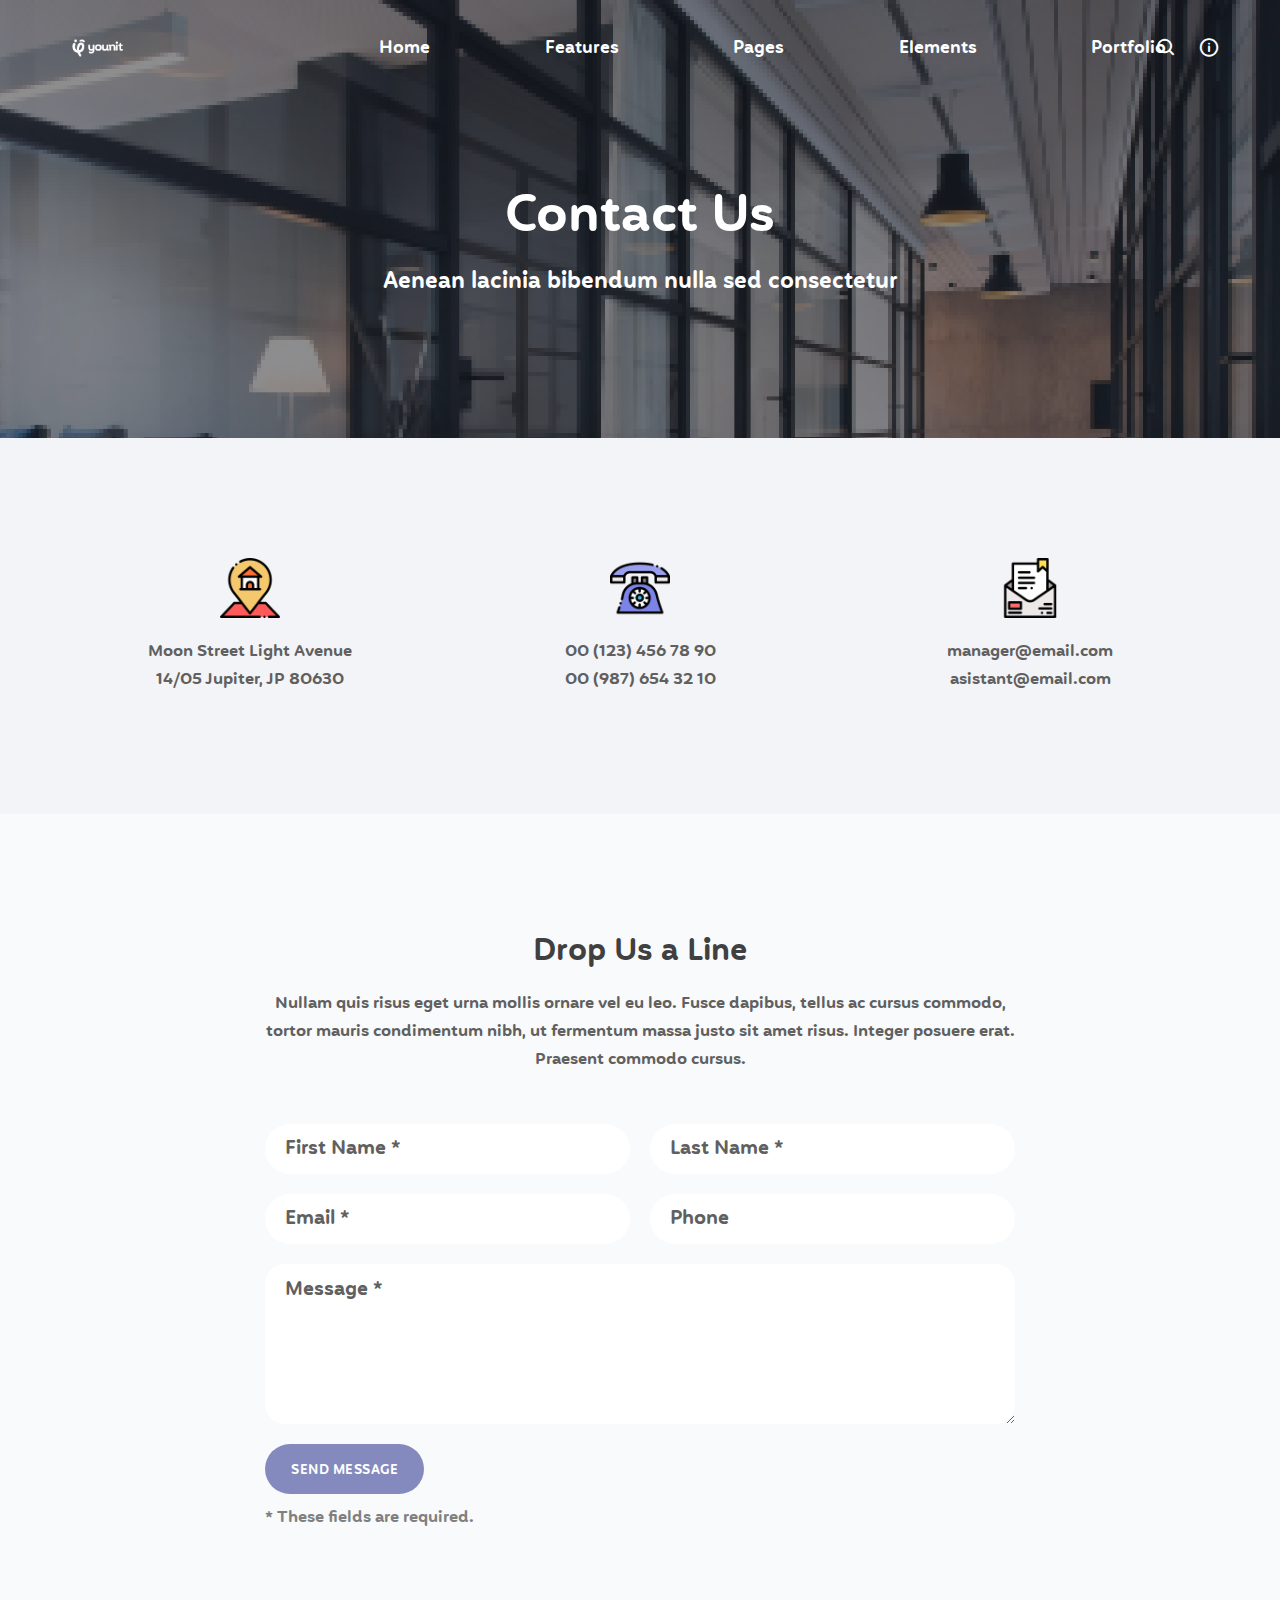
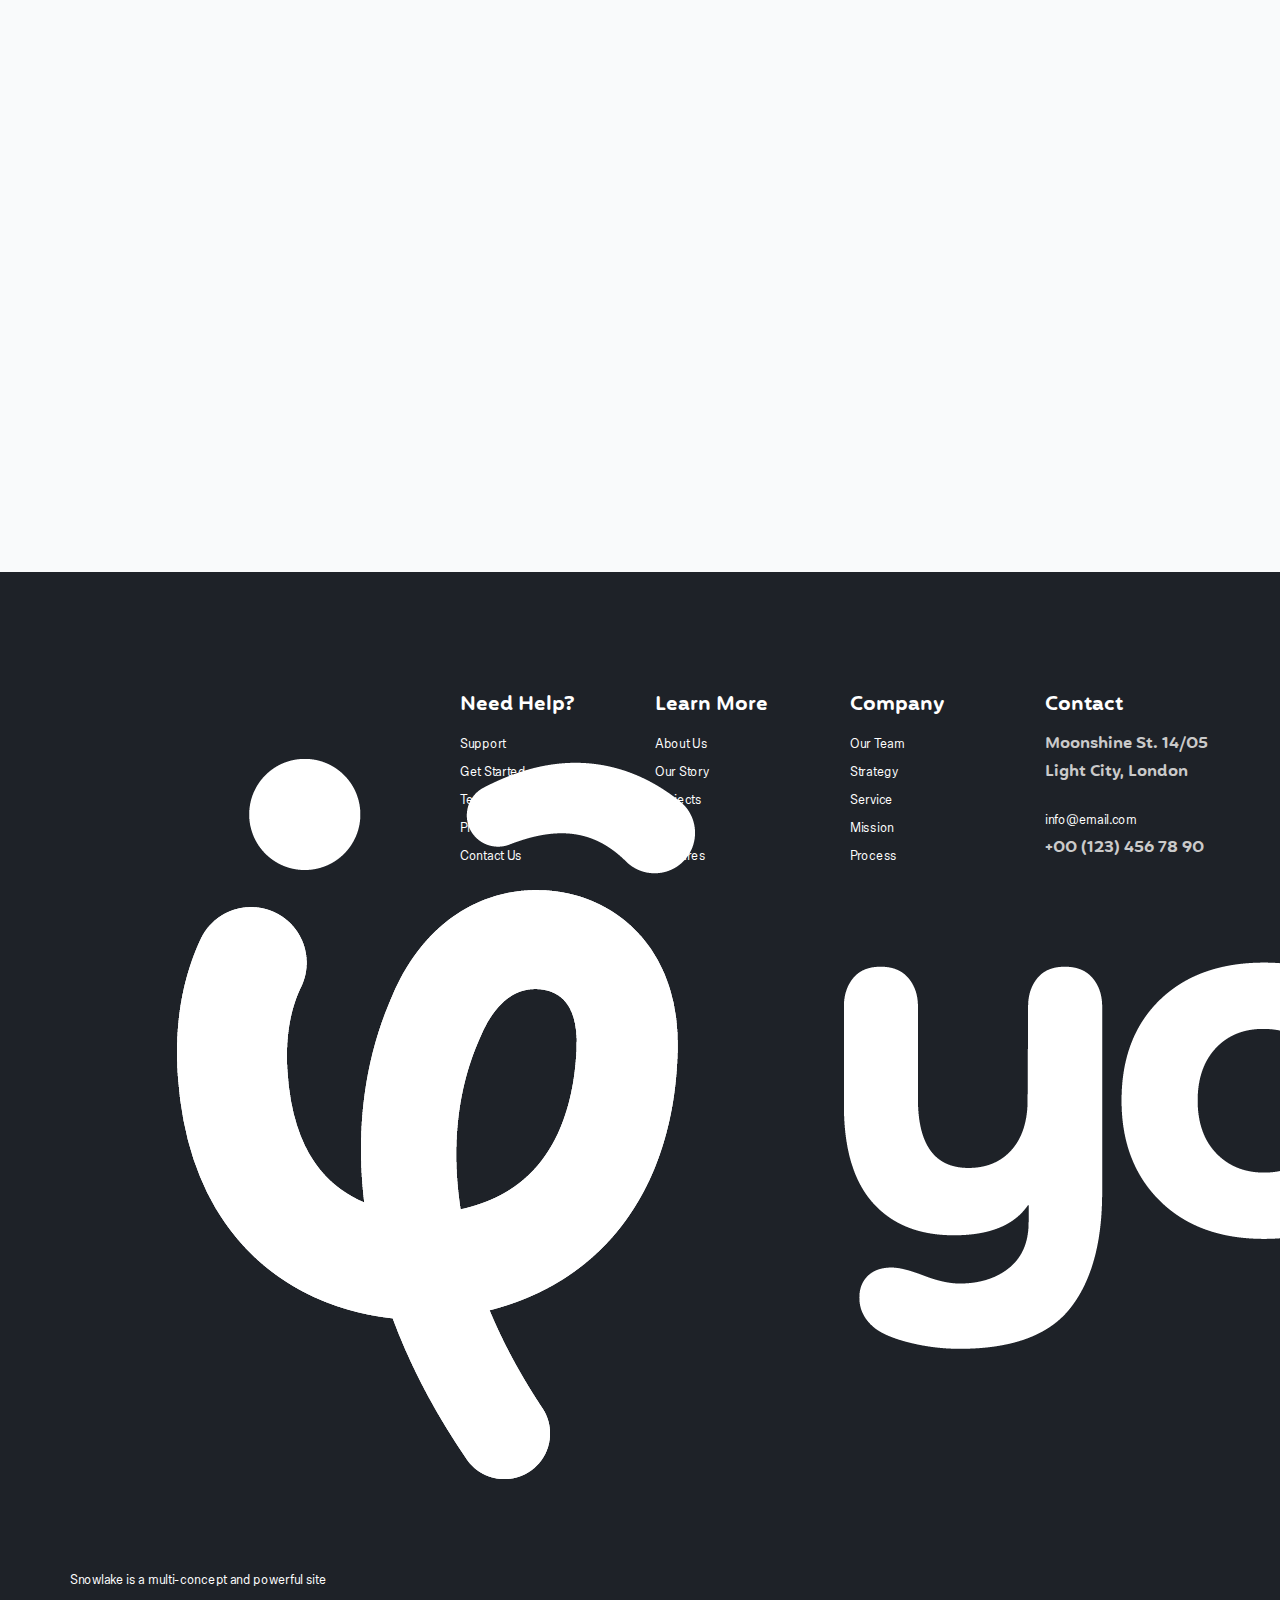
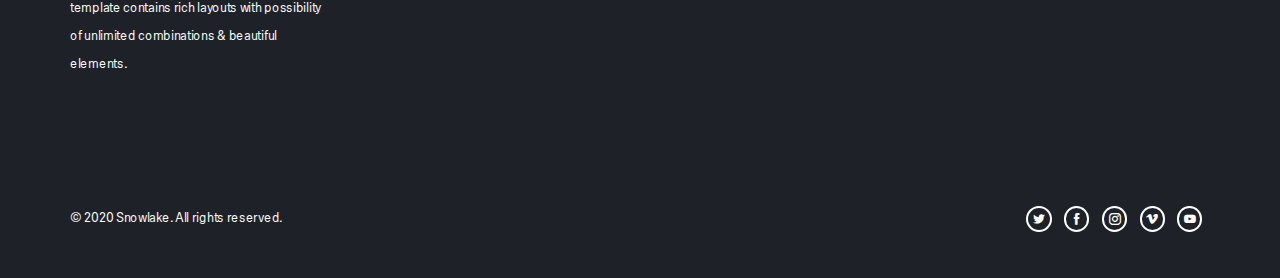
<file: contact.html>
<!DOCTYPE html>
<html lang="en">
<head>
  <meta charset="utf-8">
  <meta name="viewport" content="width=device-width, initial-scale=1.0">
  <link rel="shortcut icon" href="style/images/favicon.png">
  <title>Snowlake</title>
  <link rel="stylesheet" type="text/css" href="style/css/bootstrap.min.css">
  <link rel="stylesheet" type="text/css" href="style/css/plugins.css">
  <link rel="stylesheet" type="text/css" href="style/revolution/css/settings.css">
  <link rel="stylesheet" type="text/css" href="style/revolution/css/layers.css">
  <link rel="stylesheet" type="text/css" href="style/revolution/css/navigation.css">
  <link rel="stylesheet" type="text/css" href="style/type/type.css">
  <link rel="stylesheet" type="text/css" href="style.css">
  <link rel="stylesheet" type="text/css" href="style/css/color/purple.css">
</head>
<body>
  <div class="content-wrapper">
    <nav class="navbar absolute transparent inverse-text navbar-hover-opacity navbar-expand-lg">
      <div class="container">
        <div class="navbar-brand"><a href="index.html"><img src="#" srcset="style/images/logo.png 1x, style/images/logo@2x.png 2x" class="logo-dark" alt="" /><img src="#" srcset="style/images/logo-light.png 1x, style/images/logo-light@2x.png 2x" class="logo-light" alt="" /></a></div>
        <div class="navbar-other ml-auto order-lg-3">
          <ul class="navbar-nav flex-row align-items-center" data-sm-skip="true">
            <li class="nav-item">
              <div class="navbar-hamburger d-lg-none d-xl-none ml-auto"><button class="hamburger animate plain" data-toggle="offcanvas-nav"><span></span></button></div>
            </li>
            <li class="dropdown search-dropdown position-static nav-item">
              <a href="#" role="button" class="collapse-toggle" data-toggle="collapse" data-target=".search-dropdown-menu" aria-haspopup="true" aria-expanded="false"><i class="jam jam-search"></i></a>
              <div class="dropdown-menu search-dropdown-menu w-100 collapse">
                <div class="form-wrapper">
                  <form class="inverse-text">
                    <input type="text" class="form-control" placeholder="Search something">
                  </form>
                  <!-- /.search-form -->
                  <i class="dropdown-close jam jam-close"></i>
                </div>
                <!-- /.form-wrapper -->
              </div>
            </li>
            <li class="nav-item"><button class="plain" data-toggle="offcanvas-info"><i class="jam jam-info"></i></button></li>
          </ul>
          <!-- /.navbar-nav -->
        </div>
        <!-- /.navbar-other -->
        <div class="navbar-collapse offcanvas-nav">
          <div class="offcanvas-header d-lg-none d-xl-none">
            <a href="index.html"><img src="#" srcset="style/images/logo-light.png 1x, style/images/logo-light@2x.png 2x" alt="" /></a>
            <button class="plain offcanvas-close offcanvas-nav-close"><i class="jam jam-close"></i></button>
          </div>
          <ul class="navbar-nav ml-auto">
            <li class="nav-item"><a class="nav-link" href="index.html">Home</a>
              <ul class="dropdown-menu mega-menu boxed list-view text-left">
                <li class="mega-menu-content">
                  <div class="row">
                    <div class="col-lg-3">
                      <ul class="list-unstyled">
                        <li><a class="dropdown-item" href="index.html">Digital Startup</a></li>
                        <li><a class="dropdown-item" href="index2.html">Saas Landing</a></li>
                        <li><a class="dropdown-item" href="index3.html">SEO Agency</a></li>
                        <li><a class="dropdown-item" href="index4.html">Modern Business</a></li>
                        <li><a class="dropdown-item" href="index5.html">Design Agency</a></li>
                        <li><a class="dropdown-item" href="index6.html">App Presentation</a></li>
                        <li><a class="dropdown-item" href="index7.html">Creative Landing</a></li>
                      </ul>
                    </div>
                    <!--/column -->
                    <div class="col-lg-3">
                      <ul class="list-unstyled">
                        <li><a class="dropdown-item" href="index8.html">Marketing Startup</a></li>
                        <li><a class="dropdown-item" href="index9.html">Digital Agency</a></li>
                        <li><a class="dropdown-item" href="index10.html">Creative Business</a></li>
                        <li><a class="dropdown-item" href="index11.html">Software Landing</a></li>
                        <li><a class="dropdown-item" href="index12.html">App Landing</a></li>
                        <li><a class="dropdown-item" href="index13.html">Creative Agency</a></li>
                        <li><a class="dropdown-item" href="index14.html">Wedding Photography</a></li>
                      </ul>
                    </div>
                    <!--/column -->
                    <div class="col-lg-3">
                      <ul class="list-unstyled">
                        <li><a class="dropdown-item" href="index15.html">Food Photography</a></li>
                        <li><a class="dropdown-item" href="index16.html">Creative Onepage</a></li>
                        <li><a class="dropdown-item" href="index17.html">Marketing Company</a></li>
                        <li><a class="dropdown-item" href="index18.html">Startup Business</a></li>
                        <li><a class="dropdown-item" href="index19.html">Creative Resume</a></li>
                        <li><a class="dropdown-item" href="index20.html">Digital Studio</a></li>
                        <li><a class="dropdown-item" href="index21.html">Travel Blog</a></li>
                      </ul>
                    </div>
                    <!--/column -->
                    <div class="col-lg-3">
                      <ul class="list-unstyled">
                        <li><a class="dropdown-item" href="index22.html">Minimal Shop</a></li>
                        <li><a class="dropdown-item" href="index23.html">Minimal Portfolio</a></li>
                        <li><a class="dropdown-item" href="index24.html">Coming Soon</a></li>
                        <li><a class="dropdown-item" href="index25.html">Personal Creative</a></li>
                        <li><a class="dropdown-item" href="index26.html">Minimal Photography</a></li>
                        <li><a class="dropdown-item" href="index27.html">Maintenance</a></li>
                      </ul>
                    </div>
                    <!--/column -->
                  </div>
                  <!--/.row -->
                </li>
                <!--/.mega-menu-content-->
              </ul>
              <!--/.dropdown-menu -->
            </li>
            <li class="nav-item dropdown"><a class="nav-link dropdown-toggle" href="#!">Features</a>
              <ul class="dropdown-menu">
                <li class="dropdown"><a class="dropdown-item dropdown-toggle" href="#">Header</a>
                  <ul class="dropdown-menu">
                    <li class="nav-item"><a class="dropdown-item" href="header.html">Classic Header</a></li>
                    <li class="nav-item"><a class="dropdown-item" href="header2.html">Classic Light Header</a></li>
                    <li class="nav-item"><a class="dropdown-item" href="header3.html">Classic Dark Header</a></li>
                    <li class="nav-item"><a class="dropdown-item" href="header4.html">Header with Topbar</a></li>
                    <li class="nav-item"><a class="dropdown-item" href="header5.html">Wide Header</a></li>
                    <li class="nav-item"><a class="dropdown-item" href="header6.html">Extended Header</a></li>
                    <li class="nav-item"><a class="dropdown-item" href="header7.html">Fancy Light Header</a></li>
                    <li class="nav-item"><a class="dropdown-item" href="header8.html">Fancy Dark Header</a></li>
                    <li class="nav-item"><a class="dropdown-item" href="header9.html">Centered Header</a></li>
                  </ul>
                </li>
                <li class="dropdown"><a class="dropdown-item dropdown-toggle" href="#">Footer</a>
                  <ul class="dropdown-menu">
                    <li class="nav-item"><a class="dropdown-item" href="footer.html">Footer with Details</a></li>
                    <li class="nav-item"><a class="dropdown-item" href="footer2.html">Centered Footer</a></li>
                    <li class="nav-item"><a class="dropdown-item" href="footer3.html">Simple Footer</a></li>
                    <li class="nav-item"><a class="dropdown-item" href="footer4.html">Footer with Widgets</a></li>
                    <li class="nav-item"><a class="dropdown-item" href="footer5.html">Minimalist Footer</a></li>
                    <li class="nav-item"><a class="dropdown-item" href="footer6.html">Footer with Overflow</a></li>
                    <li class="nav-item"><a class="dropdown-item" href="footer7.html">Footer with Background Image</a></li>
                  </ul>
                </li>
                <li class="dropdown"><a class="dropdown-item dropdown-toggle" href="#">Page Title</a>
                  <ul class="dropdown-menu">
                    <li class="nav-item"><a class="dropdown-item" href="page-title.html">Page Title with Image</a></li>
                    <li class="nav-item"><a class="dropdown-item" href="page-title2.html">Page Title with Breadcrumbs</a></li>
                    <li class="nav-item"><a class="dropdown-item" href="page-title3.html">Page Title with Light Wrapper</a></li>
                    <li class="nav-item"><a class="dropdown-item" href="page-title4.html">Page Title with Gray Wrapper</a></li>
                    <li class="nav-item"><a class="dropdown-item" href="page-title5.html">Page Title with Dark Wrapper</a></li>
                    <li class="nav-item"><a class="dropdown-item" href="page-title6.html">Page Title with Colored Wrapper</a></li>
                    <li class="nav-item"><a class="dropdown-item" href="page-title7.html">Page Title with Gradient Wrapper</a></li>
                    <li class="nav-item"><a class="dropdown-item" href="page-title8.html">Page Title with Video Wrapper</a></li>
                  </ul>
                </li>
                <li class="dropdown"><a class="dropdown-item dropdown-toggle" href="#">Modal Popup</a>
                  <ul class="dropdown-menu">
                    <li class="nav-item"><a class="dropdown-item" href="modal-popup1.html">Subscription</a></li>
                    <li class="nav-item"><a class="dropdown-item" href="modal-popup2.html">Subscription Alternative</a></li>
                    <li class="nav-item"><a class="dropdown-item" href="modal-popup3.html">Sign Up</a></li>
                    <li class="nav-item"><a class="dropdown-item" href="modal-popup4.html">Contact Form</a></li>
                    <li class="nav-item"><a class="dropdown-item" href="modal-popup5.html">Cookie</a></li>
                    <li class="nav-item"><a class="dropdown-item" href="modal-popup6.html">Sale</a></li>
                  </ul>
                </li>
                <li class="nav-item dropdown"><a class="dropdown-item dropdown-toggle" href="#">Fonts</a>
                  <ul class="dropdown-menu">
                    <li class="nav-item"><a class="dropdown-item" href="font1.html">Jost</a></li>
                    <li class="nav-item"><a class="dropdown-item" href="font2.html">Nunito</a></li>
                    <li class="nav-item"><a class="dropdown-item" href="font3.html">DM Sans + Zilla Slab</a></li>
                    <li class="nav-item"><a class="dropdown-item" href="font4.html">HK Grotesk</a></li>
                    <li class="nav-item"><a class="dropdown-item" href="font5.html">Abhaya Libre</a></li>
                  </ul>
                </li>
                <li class="nav-item dropdown"><a class="dropdown-item dropdown-toggle" href="#">Colors</a>
                  <ul class="dropdown-menu">
                    <li class="nav-item"><a class="dropdown-item" href="color1.html">Aqua</a></li>
                    <li class="nav-item"><a class="dropdown-item" href="color2.html">Blue</a></li>
                    <li class="nav-item"><a class="dropdown-item" href="color3.html">Brown</a></li>
                    <li class="nav-item"><a class="dropdown-item" href="color4.html">Cobalt</a></li>
                    <li class="nav-item"><a class="dropdown-item" href="color5.html">Green</a></li>
                    <li class="nav-item"><a class="dropdown-item" href="color6.html">Hibiscus</a></li>
                    <li class="nav-item"><a class="dropdown-item" href="color7.html">Leaf</a></li>
                    <li class="nav-item"><a class="dropdown-item" href="color8.html">Meander</a></li>
                    <li class="nav-item"><a class="dropdown-item" href="color9.html">Orange</a></li>
                    <li class="nav-item"><a class="dropdown-item" href="color10.html">Pink</a></li>
                    <li class="nav-item"><a class="dropdown-item" href="color11.html">Purple</a></li>
                    <li class="nav-item"><a class="dropdown-item" href="color12.html">Red</a></li>
                    <li class="nav-item"><a class="dropdown-item" href="color13.html">Rose</a></li>
                    <li class="nav-item"><a class="dropdown-item" href="color14.html">Sky</a></li>
                    <li class="nav-item"><a class="dropdown-item" href="color15.html">Teal</a></li>
                    <li class="nav-item"><a class="dropdown-item" href="color16.html">Violet</a></li>
                    <li class="nav-item"><a class="dropdown-item" href="color17.html">Yellow</a></li>
                  </ul>
                </li>
                <li class="dropdown"><a class="dropdown-item dropdown-toggle" href="#">Onepage</a>
                  <ul class="dropdown-menu">
                    <li class="nav-item"><a class="dropdown-item" href="index16.html">Demo I</a></li>
                    <li class="nav-item"><a class="dropdown-item" href="index19.html">Demo II</a></li>
                  </ul>
                </li>
                <li class="nav-item"><a class="dropdown-item" href="box-layout.html">Box Layout</a></li>
              </ul>
            </li>
            <li class="nav-item dropdown"><a class="nav-link dropdown-toggle" href="#!">Pages</a>
              <ul class="dropdown-menu">
                <li class="dropdown"><a class="dropdown-item dropdown-toggle" href="#">Services</a>
                  <ul class="dropdown-menu">
                    <li class="nav-item"><a class="dropdown-item" href="services.html">Services I</a></li>
                    <li class="nav-item"><a class="dropdown-item" href="services2.html">Services II</a></li>
                    <li class="nav-item"><a class="dropdown-item" href="services3.html">Services III</a></li>
                    <li class="nav-item"><a class="dropdown-item" href="services4.html">Services IV</a></li>
                    <li class="nav-item"><a class="dropdown-item" href="services5.html">Services V</a></li>
                  </ul>
                </li>
                <li class="dropdown"><a class="dropdown-item dropdown-toggle" href="#">About</a>
                  <ul class="dropdown-menu">
                    <li class="nav-item"><a class="dropdown-item" href="about.html">About I</a></li>
                    <li class="nav-item"><a class="dropdown-item" href="about2.html">About II</a></li>
                    <li class="nav-item"><a class="dropdown-item" href="about3.html">About III</a></li>
                    <li class="nav-item"><a class="dropdown-item" href="about4.html">About IV</a></li>
                  </ul>
                </li>
                <li class="dropdown"><a class="dropdown-item dropdown-toggle" href="#">Shop</a>
                  <ul class="dropdown-menu">
                    <li class="nav-item"><a class="dropdown-item" href="shop.html">Shop</a></li>
                    <li class="nav-item"><a class="dropdown-item" href="shop2.html">Shop with Sidebar</a></li>
                    <li class="nav-item"><a class="dropdown-item" href="shop3.html">Shop with Left Sidebar</a></li>
                    <li class="nav-item"><a class="dropdown-item" href="shop-product.html">Product Page</a></li>
                    <li class="nav-item"><a class="dropdown-item" href="shop-cart.html">Shopping Cart</a></li>
                    <li class="nav-item"><a class="dropdown-item" href="shop-checkout.html">Checkout</a></li>
                  </ul>
                </li>
                <li class="dropdown"><a class="dropdown-item dropdown-toggle" href="#">Contact</a>
                  <ul class="dropdown-menu">
                    <li class="nav-item"><a class="dropdown-item" href="contact.html">Contact I</a></li>
                    <li class="nav-item"><a class="dropdown-item" href="contact2.html">Contact II</a></li>
                    <li class="nav-item"><a class="dropdown-item" href="contact3.html">Contact III</a></li>
                    <li class="nav-item"><a class="dropdown-item" href="contact4.html">Contact IV</a></li>
                  </ul>
                </li>
                <li><a class="dropdown-item" href="faq.html">FAQ</a></li>
                <li><a class="dropdown-item" href="page-loading.html">Page Loading</a></li>
                <li><a class="dropdown-item" href="scroll-animation.html">Scroll Animation</a></li>
              </ul>
            </li>
            <li class="nav-item"><a class="nav-link" href="#!">Elements</a>
              <ul class="dropdown-menu mega-menu boxed list-view text-left">
                <li class="mega-menu-content">
                  <div class="row">
                    <div class="col-lg-3">
                      <ul class="list-unstyled">
                        <li><a href="accordion.html">Accordion</a></li>
                        <li><a href="alerts.html">Alerts</a></li>
                        <li><a href="animated-text.html">Animated Text</a></li>
                        <li><a href="blockquote.html">Blockquote</a></li>
                        <li><a href="buttons-badges.html">Buttons & Badges</a></li>
                        <li><a href="call-to-action.html">Call to Action</a></li>
                        <li><a href="carousel.html">Carousel</a></li>
                        <li><a href="clients.html">Clients</a></li>
                        <li><a href="countdown.html">Countdown</a></li>
                        <li><a href="counter.html">Counter</a></li>
                      </ul>
                    </div>
                    <!--/column -->
                    <div class="col-lg-3">
                      <ul class="list-unstyled">
                        <li><a href="dividers.html">Dividers</a></li>
                        <li><a href="dropcap.html">Dropcap</a></li>
                        <li><a href="forms.html">Forms</a></li>
                        <li><a href="icon-concept.html">Icons - Concept</a></li>
                        <li><a href="icon-jam.html">Icons - Jam</a></li>
                        <li><a href="icon-icofont.html">Icons - Icofont</a></li>
                        <li><a href="icon-lineal.html">Icons - Lineal</a></li>
                        <li><a href="icon-box.html">Icon Box</a></li>
                        <li><a href="image-hover.html">Image Hover</a></li>
                        <li><a href="image-mask.html">Image Mask</a></li>
                      </ul>
                    </div>
                    <!--/column -->
                    <div class="col-lg-3">
                      <ul class="list-unstyled">
                        <li><a href="lightbox.html">Lightbox</a></li>
                        <li><a href="lists.html">Lists</a></li>
                        <li><a href="player.html">Media Player</a></li>
                        <li><a href="modal.html">Modal</a></li>
                        <li><a href="pricing.html">Pricing Tables</a></li>
                        <li><a href="process.html">Process Steps</a></li>
                        <li><a href="progressbar.html">Progress Bar</a></li>
                        <li><a href="animations.html">Scroll Animations</a></li>
                        <li><a href="social-icons.html">Social Icons</a></li>
                        <li><a href="tables.html">Tables</a></li>
                      </ul>
                    </div>
                    <!--/column -->
                    <div class="col-lg-3">
                      <ul class="list-unstyled">
                        <li><a href="tabs.html">Tabs</a></li>
                        <li><a href="team.html">Team</a></li>
                        <li><a href="testimonials.html">Testimonials</a></li>
                        <li><a href="titles.html">Titles</a></li>
                        <li><a href="toggle.html">Toggle</a></li>
                        <li><a href="tooltip-popover.html">Tooltip & Popover</a></li>
                        <li><a href="typography.html">Typography</a></li>
                        <li><a href="video-popup.html">Video Popup</a></li>
                        <li><a href="waves.html">Waves</a></li>
                        <li><a href="wrappers.html">Wrappers</a></li>
                      </ul>
                    </div>
                    <!--/column -->
                  </div>
                  <!--/.row -->
                </li>
                <!--/.mega-menu-content-->
              </ul>
              <!--/.dropdown-menu -->
            </li>
            <li class="nav-item dropdown"><a class="nav-link dropdown-toggle" href="#!">Portfolio</a>
              <ul class="dropdown-menu">
                <li><a class="dropdown-item" href="portfolio.html">Grid Portfolio</a></li>
                <li><a class="dropdown-item" href="portfolio2.html">Grid Portfolio with Details</a></li>
                <li><a class="dropdown-item" href="portfolio3.html">Masonry Portfolio</a></li>
                <li><a class="dropdown-item" href="portfolio4.html">Masonry Portfolio with Details</a></li>
                <li><a class="dropdown-item" href="portfolio5.html">Mosaic Portfolio</a></li>
                <li><a class="dropdown-item" href="portfolio6.html">Fullscreen Grid Portfolio</a></li>
                <li><a class="dropdown-item" href="portfolio7.html">Portfolio with Item Details</a></li>
                <li><a class="dropdown-item" href="portfolio8.html">Box Portfolio with Item Details</a></li>
                <li class="dropdown"><a class="dropdown-item dropdown-toggle" href="#">Portfolio Posts</a>
                  <ul class="dropdown-menu">
                    <li class="nav-item"><a class="dropdown-item" href="portfolio-post.html">Post with Multiple Images</a></li>
                    <li class="nav-item"><a class="dropdown-item" href="portfolio-post2.html">Post with Slider</a></li>
                    <li class="nav-item"><a class="dropdown-item" href="portfolio-post3.html">Post with Masonry Gallery</a></li>
                    <li class="nav-item"><a class="dropdown-item" href="portfolio-post4.html">Post with Carousel</a></li>
                    <li class="nav-item"><a class="dropdown-item" href="portfolio-post5.html">Post with Columns</a></li>
                    <li class="nav-item"><a class="dropdown-item" href="portfolio-post6.html">Post with Video</a></li>
                  </ul>
                </li>
              </ul>
            </li>
            <li class="nav-item dropdown"><a class="nav-link dropdown-toggle" href="#!">Blog</a>
              <ul class="dropdown-menu">
                <li><a class="dropdown-item" href="blog.html">Grid View</a></li>
                <li><a class="dropdown-item" href="blog2.html">Grid View with Sidebar</a></li>
                <li><a class="dropdown-item" href="blog3.html">Box Grid View</a></li>
                <li><a class="dropdown-item" href="blog4.html">Box Grid View with Sidebar</a></li>
                <li><a class="dropdown-item" href="blog5.html">Classic View</a></li>
                <li><a class="dropdown-item" href="blog6.html">Classic View with Sidebar</a></li>
                <li><a class="dropdown-item" href="blog7.html">Box Classic View</a></li>
                <li><a class="dropdown-item" href="blog8.html">Box Classic View with Sidebar</a></li>
                <li class="dropdown"><a class="dropdown-item dropdown-toggle" href="#">Blog Posts</a>
                  <ul class="dropdown-menu">
                    <li class="nav-item"><a class="dropdown-item" href="blog-post.html">Post No Sidebar</a></li>
                    <li class="nav-item"><a class="dropdown-item" href="blog-post2.html">Post with Sidebar</a></li>
                    <li class="nav-item"><a class="dropdown-item" href="blog-post3.html">Box Post No Sidebar </a></li>
                    <li class="nav-item"><a class="dropdown-item" href="blog-post4.html">Box Post with Sidebar </a></li>
                  </ul>
                </li>
              </ul>
            </li>
          </ul>
          <!-- /.navbar-nav -->
        </div>
        <!-- /.navbar-collapse -->
      </div>
      <!-- /.container -->
    </nav>
    <!-- /.navbar -->
    <div class="offcanvas-info inverse-text">
      <button class="plain offcanvas-close offcanvas-info-close"><i class="jam jam-close"></i></button>
      <a href="index.html"><img src="#" srcset="style/images/logo-light.png 1x, style/images/logo-light@2x.png 2x" alt="" /></a>
      <div class="space30"></div>
      <p>Snowlake is a multi-concept and powerful site template contains rich layouts with possibility of unlimited combinations & beautiful elements.</p>
      <div class="space20"></div>
      <div class="widget">
        <h5 class="widget-title">Contact Info</h5>
        <address> Moonshine St. 14/05 <br /> Light City, London <div class="space20"></div>
          <a href="mailto:first.last@email.com" class="nocolor">info@email.com</a><br /> +00 (123) 456 78 90 </address>
      </div>
      <!-- /.widget -->
      <div class="widget">
        <h3 class="widget-title">Learn More</h3>
        <ul class="list-unstyled">
          <li><a href="#" class="nocolor">Our Story</a></li>
          <li><a href="#" class="nocolor">Terms of Use</a></li>
          <li><a href="#" class="nocolor">Privacy Policy</a></li>
          <li><a href="#" class="nocolor">Contact Us</a></li>
        </ul>
      </div>
      <!-- /.widget -->
      <div class="widget">
        <h3 class="widget-title">Follow Us</h3>
        <ul class="social social-mute social-s ml-auto">
          <li><a href="#"><i class="jam jam-twitter"></i></a></li>
          <li><a href="#"><i class="jam jam-facebook"></i></a></li>
          <li><a href="#"><i class="jam jam-instagram"></i></a></li>
          <li><a href="#"><i class="jam jam-vimeo"></i></a></li>
          <li><a href="#"><i class="jam jam-youtube"></i></a></li>
        </ul>
      </div>
      <!-- /.widget -->
    </div>
    <!-- /.offcanvas-info -->
    <div class="wrapper image-wrapper bg-image page-title-wrapper inverse-text" data-image-src="style/images/art/bg3.jpg">
      <div class="container inner text-center">
        <div class="space90"></div>
        <h1 class="page-title">Contact Us</h1>
        <p class="lead">Aenean lacinia bibendum nulla sed consectetur</p>
      </div>
      <!-- /.container -->
    </div>
    <!-- /.wrapper -->
    <div class="wrapper gray-wrapper">
      <div class="container inner">
        <div class="row text-center gutter-60">
          <div class="col-md-4">
            <div class="icon icon-svg mb-20"><img src="style/images/icons/ui-gps.png" alt="" /></div>
            <p class="mb-0">Moon Street Light Avenue<br> 14/05 Jupiter, JP 80630</p>
          </div>
          <!--/column -->
          <div class="col-md-4">
            <div class="icon icon-svg mb-20"><img src="style/images/icons/co-telephone.png" alt="" /></div>
            <p class="mb-0">00 (123) 456 78 90<br> 00 (987) 654 32 10 </p>
          </div>
          <!--/column -->
          <div class="col-md-4">
            <div class="icon icon-svg mb-20"><img src="style/images/icons/co-email-5.png" alt="" /></div>
            <p class="mb-0"><a class="nocolor" href="mailto:#">manager@email.com</a><br>
              <a class="nocolor" href="mailto:#">asistant@email.com</a></p>
          </div>
          <!--/column -->
        </div>
        <!--/.row -->
      </div>
      <!-- /.container -->
    </div>
    <!-- /.wrapper -->
    <div class="wrapper light-wrapper">
      <div class="container inner">
        <div class="row">
          <div class="col-md-10 offset-md-1 col-lg-8 offset-lg-2">
            <h2 class="section-title text-center">Drop Us a Line</h2>
            <p class="text-center">Nullam quis risus eget urna mollis ornare vel eu leo. Fusce dapibus, tellus ac cursus commodo, tortor mauris condimentum nibh, ut fermentum massa justo sit amet risus. Integer posuere erat. Praesent commodo cursus.</p>
            <div class="space30"></div>
            <form id="contact-form" method="post" action="contact/contact.php">
              <div class="messages"></div>
              <div class="controls">
                <div class="form-row">
                  <div class="col-md-6">
                    <div class="form-group">
                      <input id="form_name" type="text" name="name" class="form-control" placeholder="First Name *" required="required" data-error="First Name is required.">
                      <div class="help-block with-errors"></div>
                    </div>
                  </div>
                  <div class="col-md-6">
                    <div class="form-group">
                      <input id="form_lastname" type="text" name="surname" class="form-control" placeholder="Last Name *" required="required" data-error="Last Name is required.">
                      <div class="help-block with-errors"></div>
                    </div>
                  </div>
                </div>
                <div class="form-row">
                  <div class="col-md-6">
                    <div class="form-group">
                      <input id="form_email" type="email" name="email" class="form-control" placeholder="Email *" required="required" data-error="Valid email is required.">
                      <div class="help-block with-errors"></div>
                    </div>
                  </div>
                  <div class="col-md-6">
                    <div class="form-group">
                      <input id="form_phone" type="tel" name="phone" class="form-control" placeholder="Phone">
                      <div class="help-block with-errors"></div>
                    </div>
                  </div>
                </div>
                <div class="form-row">
                  <div class="col-md-12">
                    <div class="form-group">
                      <textarea id="form_message" name="message" class="form-control" placeholder="Message *" rows="4" required="required" data-error="Message is required."></textarea>
                      <div class="help-block with-errors"></div>
                    </div>
                  </div>
                  <div class="col-md-12">
                    <input type="submit" class="btn btn-send" value="Send message">
                  </div>
                </div>
                <div class="form-row">
                  <div class="col-md-12">
                    <p class="text-muted"><strong>*</strong> These fields are required.</p>
                  </div>
                </div>
              </div>
            </form>
            <!-- /form -->
          </div>
          <!-- /column -->
        </div>
        <!-- /.row -->
      </div>
      <!-- /.container -->
    </div>
    <!-- /.wrapper -->
    <div class="google-map">
      <iframe src="https://www.google.com/maps/embed?pb=!1m18!1m12!1m3!1d3172.4564967931838!2d-122.03250858386237!3d37.33169997984258!2m3!1f0!2f0!3f0!3m2!1i1024!2i768!4f13.1!3m3!1m2!1s0x808fb5b6e94ffe23%3A0x63bb79532baa6af4!2sApple+Campus!5e0!3m2!1sen!2str!4v1553850783971!5m2!1sen!2str" style="width:100%; height: 500px; border:0" allowfullscreen></iframe>
    </div>
    <!--/.google-map -->
    <footer class="dark-wrapper inverse-text">
      <div class="container inner">
        <div class="row">
          <div class="col-md-12 col-lg-3 text-center text-lg-left">
            <div class="widget"> <img src="#" srcset="style/images/logo-light.png 1x, style/images/logo-light@2x.png 2x" alt="" />
              <div class="space20"></div>
              <p>Snowlake is a multi-concept and powerful site template contains rich layouts with possibility of unlimited combinations & beautiful elements.</p>
            </div>
            <!-- /.widget -->
          </div>
          <!-- /column -->
          <div class="space30 d-lg-none d-xl-none"></div>
          <div class="col-6 col-md-3 col-lg-2 offset-lg-1">
            <div class="widget">
              <h5 class="widget-title">Need Help?</h5>
              <ul class="list-unstyled mb-0">
                <li><a href="#">Support</a></li>
                <li><a href="#">Get Started</a></li>
                <li><a href="#">Terms of Use</a></li>
                <li><a href="#">Privacy Policy</a></li>
                <li><a href="#">Contact Us</a></li>
              </ul>
            </div>
            <!-- /.widget -->
          </div>
          <!-- /column -->
          <div class="col-6 col-md-3 col-lg-2">
            <div class="widget">
              <h5 class="widget-title">Learn More</h5>
              <ul class="list-unstyled mb-0">
                <li><a href="#">About Us</a></li>
                <li><a href="#">Our Story</a></li>
                <li><a href="#">Projects</a></li>
                <li><a href="#">Pricing</a></li>
                <li><a href="#">Features</a></li>
              </ul>
            </div>
            <!-- /.widget -->
          </div>
          <!-- /column -->
          <div class="col-6 col-md-3 col-lg-2">
            <div class="widget">
              <h5 class="widget-title">Company</h5>
              <ul class="list-unstyled mb-0">
                <li><a href="#">Our Team</a></li>
                <li><a href="#">Strategy</a></li>
                <li><a href="#">Service</a></li>
                <li><a href="#">Mission</a></li>
                <li><a href="#">Process</a></li>
              </ul>
            </div>
            <!-- /.widget -->
          </div>
          <!-- /column -->
          <div class="col-6 col-md-3 col-lg-2">
            <div class="widget">
              <h5 class="widget-title">Contact</h5>
              <address> Moonshine St. 14/05 Light City, London </address>
              <a href="mailto:first.last@email.com">info@email.com</a><br /> +00 (123) 456 78 90
            </div>
            <!-- /.widget -->
          </div>
          <!-- /column -->
        </div>
        <!-- /.row -->
      </div>
      <!-- /.container -->
      <div class="container inner pt-0 pb-40 d-flex align-items-center">
        <p class="mb-0 mr-auto">© 2020 Snowlake. All rights reserved.</p>
        <ul class="social social-mute social-s ml-auto">
          <li><a href="#"><i class="jam jam-twitter"></i></a></li>
          <li><a href="#"><i class="jam jam-facebook"></i></a></li>
          <li><a href="#"><i class="jam jam-instagram"></i></a></li>
          <li><a href="#"><i class="jam jam-vimeo"></i></a></li>
          <li><a href="#"><i class="jam jam-youtube"></i></a></li>
        </ul>
      </div>
    </footer>
  </div>
  <!-- /.content-wrapper -->
  <script src="style/js/jquery.min.js"></script>
  <script src="style/js/popper.min.js"></script>
  <script src="style/js/bootstrap.min.js"></script>
  <script src="style/revolution/js/jquery.themepunch.tools.min.js"></script>
  <script src="style/revolution/js/jquery.themepunch.revolution.min.js"></script>
  <script src="style/revolution/js/extensions/revolution.extension.actions.min.js"></script>
  <script src="style/revolution/js/extensions/revolution.extension.carousel.min.js"></script>
  <script src="style/revolution/js/extensions/revolution.extension.kenburn.min.js"></script>
  <script src="style/revolution/js/extensions/revolution.extension.layeranimation.min.js"></script>
  <script src="style/revolution/js/extensions/revolution.extension.migration.min.js"></script>
  <script src="style/revolution/js/extensions/revolution.extension.navigation.min.js"></script>
  <script src="style/revolution/js/extensions/revolution.extension.parallax.min.js"></script>
  <script src="style/revolution/js/extensions/revolution.extension.slideanims.min.js"></script>
  <script src="style/revolution/js/extensions/revolution.extension.video.min.js"></script>
  <script src="style/js/plugins.js"></script>
  <script src="style/js/scripts.js"></script>
</body>
</html>
</file>
<file: style/revolution/css/settings.css>
/*-----------------------------------------------------------------------------

-	Revolution Slider 5.0 Default Style Settings -

Screen Stylesheet

version:   	5.4.5
date:      	15/05/17
author:		themepunch
email:     	info@themepunch.com
website:   	http://www.themepunch.com
-----------------------------------------------------------------------------*/
#debungcontrolls,.debugtimeline{width:100%;box-sizing:border-box}.rev_column,.rev_column .tp-parallax-wrap,.tp-svg-layer svg{vertical-align:top}#debungcontrolls{z-index:100000;position:fixed;bottom:0;height:auto;background:rgba(0,0,0,.6);padding:10px}.debugtimeline{height:10px;position:relative;margin-bottom:3px;display:none;white-space:nowrap}.debugtimeline:hover{height:15px}.the_timeline_tester{background:#e74c3c;position:absolute;top:0;left:0;height:100%;width:0}.rs-go-fullscreen{position:fixed!important;width:100%!important;height:100%!important;top:0!important;left:0!important;z-index:9999999!important;background:#fff!important}.debugtimeline.tl_slide .the_timeline_tester{background:#f39c12}.debugtimeline.tl_frame .the_timeline_tester{background:#3498db}.debugtimline_txt{color:#fff;font-weight:400;font-size:7px;position:absolute;left:10px;top:0;white-space:nowrap;line-height:10px}.rtl{direction:rtl}@font-face{font-family:revicons;src:url(../fonts/revicons/revicons.eot?5510888);src:url(../fonts/revicons/revicons.eot?5510888#iefix) format('embedded-opentype'),url(../fonts/revicons/revicons.woff?5510888) format('woff'),url(../fonts/revicons/revicons.ttf?5510888) format('truetype'),url(../fonts/revicons/revicons.svg?5510888#revicons) format('svg');font-weight:400;font-style:normal}[class*=" revicon-"]:before,[class^=revicon-]:before{font-family:revicons;font-style:normal;font-weight:400;speak:none;display:inline-block;text-decoration:inherit;width:1em;margin-right:.2em;text-align:center;font-variant:normal;text-transform:none;line-height:1em;margin-left:.2em}.revicon-search-1:before{content:'\e802'}.revicon-pencil-1:before{content:'\e831'}.revicon-picture-1:before{content:'\e803'}.revicon-cancel:before{content:'\e80a'}.revicon-info-circled:before{content:'\e80f'}.revicon-trash:before{content:'\e801'}.revicon-left-dir:before{content:'\e817'}.revicon-right-dir:before{content:'\e818'}.revicon-down-open:before{content:'\e83b'}.revicon-left-open:before{content:'\e819'}.revicon-right-open:before{content:'\e81a'}.revicon-angle-left:before{content:'\e820'}.revicon-angle-right:before{content:'\e81d'}.revicon-left-big:before{content:'\e81f'}.revicon-right-big:before{content:'\e81e'}.revicon-magic:before{content:'\e807'}.revicon-picture:before{content:'\e800'}.revicon-export:before{content:'\e80b'}.revicon-cog:before{content:'\e832'}.revicon-login:before{content:'\e833'}.revicon-logout:before{content:'\e834'}.revicon-video:before{content:'\e805'}.revicon-arrow-combo:before{content:'\e827'}.revicon-left-open-1:before{content:'\e82a'}.revicon-right-open-1:before{content:'\e82b'}.revicon-left-open-mini:before{content:'\e822'}.revicon-right-open-mini:before{content:'\e823'}.revicon-left-open-big:before{content:'\e824'}.revicon-right-open-big:before{content:'\e825'}.revicon-left:before{content:'\e836'}.revicon-right:before{content:'\e826'}.revicon-ccw:before{content:'\e808'}.revicon-arrows-ccw:before{content:'\e806'}.revicon-palette:before{content:'\e829'}.revicon-list-add:before{content:'\e80c'}.revicon-doc:before{content:'\e809'}.revicon-left-open-outline:before{content:'\e82e'}.revicon-left-open-2:before{content:'\e82c'}.revicon-right-open-outline:before{content:'\e82f'}.revicon-right-open-2:before{content:'\e82d'}.revicon-equalizer:before{content:'\e83a'}.revicon-layers-alt:before{content:'\e804'}.revicon-popup:before{content:'\e828'}.rev_slider_wrapper{position:relative;z-index:0;width:100%}.rev_slider{position:relative;overflow:visible}.entry-content .rev_slider a,.rev_slider a{box-shadow:none}.tp-overflow-hidden{overflow:hidden!important}.group_ov_hidden{overflow:hidden}.rev_slider img,.tp-simpleresponsive img{max-width:none!important;transition:none;margin:0;padding:0;border:none}.rev_slider .no-slides-text{font-weight:700;text-align:center;padding-top:80px}.rev_slider>ul,.rev_slider>ul>li,.rev_slider>ul>li:before,.rev_slider_wrapper>ul,.tp-revslider-mainul>li,.tp-revslider-mainul>li:before,.tp-simpleresponsive>ul,.tp-simpleresponsive>ul>li,.tp-simpleresponsive>ul>li:before{list-style:none!important;position:absolute;margin:0!important;padding:0!important;overflow-x:visible;overflow-y:visible;background-image:none;background-position:0 0;text-indent:0;top:0;left:0}.rev_slider>ul>li,.rev_slider>ul>li:before,.tp-revslider-mainul>li,.tp-revslider-mainul>li:before,.tp-simpleresponsive>ul>li,.tp-simpleresponsive>ul>li:before{visibility:hidden}.tp-revslider-mainul,.tp-revslider-slidesli{padding:0!important;margin:0!important;list-style:none!important}.fullscreen-container,.fullwidthbanner-container{padding:0;position:relative}.rev_slider li.tp-revslider-slidesli{position:absolute!important}.tp-caption .rs-untoggled-content{display:block}.tp-caption .rs-toggled-content{display:none}.rs-toggle-content-active.tp-caption .rs-toggled-content{display:block}.rs-toggle-content-active.tp-caption .rs-untoggled-content{display:none}.rev_slider .caption,.rev_slider .tp-caption{position:relative;visibility:hidden;white-space:nowrap;display:block;-webkit-font-smoothing:antialiased!important;z-index:1}.rev_slider .caption,.rev_slider .tp-caption,.tp-simpleresponsive img{-moz-user-select:none;-khtml-user-select:none;-webkit-user-select:none;-o-user-select:none}.rev_slider .tp-mask-wrap .tp-caption,.rev_slider .tp-mask-wrap :last-child,.wpb_text_column .rev_slider .tp-mask-wrap .tp-caption,.wpb_text_column .rev_slider .tp-mask-wrap :last-child{margin-bottom:0}.tp-svg-layer svg{width:100%;height:100%;position:relative}.tp-carousel-wrapper{cursor:url(openhand.cur),move}.tp-carousel-wrapper.dragged{cursor:url(closedhand.cur),move}.tp_inner_padding{box-sizing:border-box;max-height:none!important}.tp-caption.tp-layer-selectable{-moz-user-select:all;-khtml-user-select:all;-webkit-user-select:all;-o-user-select:all}.tp-caption.tp-hidden-caption,.tp-forcenotvisible,.tp-hide-revslider,.tp-parallax-wrap.tp-hidden-caption{visibility:hidden!important;display:none!important}.rev_slider audio,.rev_slider embed,.rev_slider iframe,.rev_slider object,.rev_slider video{max-width:none!important}.tp-element-background{position:absolute;top:0;left:0;width:100%;height:100%;z-index:0}.tp-blockmask,.tp-blockmask_in,.tp-blockmask_out{position:absolute;top:0;left:0;width:100%;height:100%;background:#fff;z-index:1000;transform:scaleX(0) scaleY(0)}.tp-parallax-wrap{transform-style:preserve-3d}.rev_row_zone{position:absolute;width:100%;left:0;box-sizing:border-box;min-height:50px;font-size:0}.rev_column_inner,.rev_slider .tp-caption.rev_row{position:relative;width:100%!important;box-sizing:border-box}.rev_row_zone_top{top:0}.rev_row_zone_middle{top:50%;transform:translateY(-50%)}.rev_row_zone_bottom{bottom:0}.rev_slider .tp-caption.rev_row{display:table;table-layout:fixed;vertical-align:top;height:auto!important;font-size:0}.rev_column{display:table-cell;position:relative;height:auto;box-sizing:border-box;font-size:0}.rev_column_inner{display:block;height:auto!important;white-space:normal!important}.rev_column_bg{width:100%;height:100%;position:absolute;top:0;left:0;z-index:0;box-sizing:border-box;background-clip:content-box;border:0 solid transparent}.tp-caption .backcorner,.tp-caption .backcornertop,.tp-caption .frontcorner,.tp-caption .frontcornertop{height:0;top:0;width:0;position:absolute}.rev_column_inner .tp-loop-wrap,.rev_column_inner .tp-mask-wrap,.rev_column_inner .tp-parallax-wrap{text-align:inherit}.rev_column_inner .tp-mask-wrap{display:inline-block}.rev_column_inner .tp-parallax-wrap,.rev_column_inner .tp-parallax-wrap .tp-loop-wrap,.rev_column_inner .tp-parallax-wrap .tp-mask-wrap{position:relative!important;left:auto!important;top:auto!important;line-height:0}.tp-video-play-button,.tp-video-play-button i{line-height:50px!important;vertical-align:top;text-align:center}.rev_column_inner .rev_layer_in_column,.rev_column_inner .tp-parallax-wrap,.rev_column_inner .tp-parallax-wrap .tp-loop-wrap,.rev_column_inner .tp-parallax-wrap .tp-mask-wrap{vertical-align:top}.rev_break_columns{display:block!important}.rev_break_columns .tp-parallax-wrap.rev_column{display:block!important;width:100%!important}.fullwidthbanner-container{overflow:hidden}.fullwidthbanner-container .fullwidthabanner{width:100%;position:relative}.tp-static-layers{position:absolute;z-index:101;top:0;left:0}.tp-caption .frontcorner{border-left:40px solid transparent;border-right:0 solid transparent;border-top:40px solid #00A8FF;left:-40px}.tp-caption .backcorner{border-left:0 solid transparent;border-right:40px solid transparent;border-bottom:40px solid #00A8FF;right:0}.tp-caption .frontcornertop{border-left:40px solid transparent;border-right:0 solid transparent;border-bottom:40px solid #00A8FF;left:-40px}.tp-caption .backcornertop{border-left:0 solid transparent;border-right:40px solid transparent;border-top:40px solid #00A8FF;right:0}.tp-layer-inner-rotation{position:relative!important}img.tp-slider-alternative-image{width:100%;height:auto}.caption.fullscreenvideo,.rs-background-video-layer,.tp-caption.coverscreenvideo,.tp-caption.fullscreenvideo{width:100%;height:100%;top:0;left:0;position:absolute}.noFilterClass{filter:none!important}.rs-background-video-layer{visibility:hidden;z-index:0}.caption.fullscreenvideo audio,.caption.fullscreenvideo iframe,.caption.fullscreenvideo video,.tp-caption.fullscreenvideo iframe,.tp-caption.fullscreenvideo iframe audio,.tp-caption.fullscreenvideo iframe video{width:100%!important;height:100%!important;display:none}.fullcoveredvideo audio,.fullscreenvideo audio .fullcoveredvideo video,.fullscreenvideo video{background:#000}.fullcoveredvideo .tp-poster{background-position:center center;background-size:cover;width:100%;height:100%;top:0;left:0}.videoisplaying .html5vid .tp-poster{display:none}.tp-video-play-button{background:#000;background:rgba(0,0,0,.3);border-radius:5px;position:absolute;top:50%;left:50%;color:#FFF;margin-top:-25px;margin-left:-25px;cursor:pointer;width:50px;height:50px;box-sizing:border-box;display:inline-block;z-index:4;opacity:0;transition:opacity .3s ease-out!important}.tp-audio-html5 .tp-video-play-button,.tp-hiddenaudio{display:none!important}.tp-caption .html5vid{width:100%!important;height:100%!important}.tp-video-play-button i{width:50px;height:50px;display:inline-block;font-size:40px!important}.rs-fullvideo-cover,.tp-dottedoverlay,.tp-shadowcover{height:100%;top:0;left:0;position:absolute}.tp-caption:hover .tp-video-play-button{opacity:1;display:block}.tp-caption .tp-revstop{display:none;border-left:5px solid #fff!important;border-right:5px solid #fff!important;margin-top:15px!important;line-height:20px!important;vertical-align:top;font-size:25px!important}.tp-seek-bar,.tp-video-button,.tp-volume-bar{outline:0;line-height:12px;margin:0;cursor:pointer}.videoisplaying .revicon-right-dir{display:none}.videoisplaying .tp-revstop{display:inline-block}.videoisplaying .tp-video-play-button{display:none}.fullcoveredvideo .tp-video-play-button{display:none!important}.fullscreenvideo .fullscreenvideo audio,.fullscreenvideo .fullscreenvideo video{object-fit:contain!important}.fullscreenvideo .fullcoveredvideo audio,.fullscreenvideo .fullcoveredvideo video{object-fit:cover!important}.tp-video-controls{position:absolute;bottom:0;left:0;right:0;padding:5px;opacity:0;transition:opacity .3s;background-image:linear-gradient(to bottom,#000 13%,#323232 100%);display:table;max-width:100%;overflow:hidden;box-sizing:border-box}.rev-btn.rev-hiddenicon i,.rev-btn.rev-withicon i{transition:all .2s ease-out!important;font-size:15px}.tp-caption:hover .tp-video-controls{opacity:.9}.tp-video-button{background:rgba(0,0,0,.5);border:0;border-radius:3px;font-size:12px;color:#fff;padding:0}.tp-video-button:hover{cursor:pointer}.tp-video-button-wrap,.tp-video-seek-bar-wrap,.tp-video-vol-bar-wrap{padding:0 5px;display:table-cell;vertical-align:middle}.tp-video-seek-bar-wrap{width:80%}.tp-video-vol-bar-wrap{width:20%}.tp-seek-bar,.tp-volume-bar{width:100%;padding:0}.rs-fullvideo-cover{width:100%;background:0 0;z-index:5}.disabled_lc .tp-video-play-button,.rs-background-video-layer audio::-webkit-media-controls,.rs-background-video-layer video::-webkit-media-controls,.rs-background-video-layer video::-webkit-media-controls-start-playback-button{display:none!important}.tp-audio-html5 .tp-video-controls{opacity:1!important;visibility:visible!important}.tp-dottedoverlay{background-repeat:repeat;width:100%;z-index:3}.tp-dottedoverlay.twoxtwo{background:url(../assets/gridtile.png)}.tp-dottedoverlay.twoxtwowhite{background:url(../assets/gridtile_white.png)}.tp-dottedoverlay.threexthree{background:url(../assets/gridtile_3x3.png)}.tp-dottedoverlay.threexthreewhite{background:url(../assets/gridtile_3x3_white.png)}.tp-shadowcover{width:100%;background:#fff;z-index:-1}.tp-shadow1{box-shadow:0 10px 6px -6px rgba(0,0,0,.8)}.tp-shadow2:after,.tp-shadow2:before,.tp-shadow3:before,.tp-shadow4:after{z-index:-2;position:absolute;content:"";bottom:10px;left:10px;width:50%;top:85%;max-width:300px;background:0 0;box-shadow:0 15px 10px rgba(0,0,0,.8);transform:rotate(-3deg)}.tp-shadow2:after,.tp-shadow4:after{transform:rotate(3deg);right:10px;left:auto}.tp-shadow5{position:relative;box-shadow:0 1px 4px rgba(0,0,0,.3),0 0 40px rgba(0,0,0,.1) inset}.tp-shadow5:after,.tp-shadow5:before{content:"";position:absolute;z-index:-2;box-shadow:0 0 25px 0 rgba(0,0,0,.6);top:30%;bottom:0;left:20px;right:20px;border-radius:100px/20px}.tp-button{padding:6px 13px 5px;border-radius:3px;height:30px;cursor:pointer;color:#fff!important;text-shadow:0 1px 1px rgba(0,0,0,.6)!important;font-size:15px;line-height:45px!important;font-family:arial,sans-serif;font-weight:700;letter-spacing:-1px;text-decoration:none}.tp-button.big{color:#fff;text-shadow:0 1px 1px rgba(0,0,0,.6);font-weight:700;padding:9px 20px;font-size:19px;line-height:57px!important}.purchase:hover,.tp-button.big:hover,.tp-button:hover{background-position:bottom,15px 11px}.purchase.green,.purchase:hover.green,.tp-button.green,.tp-button:hover.green{background-color:#21a117;box-shadow:0 3px 0 0 #104d0b}.purchase.blue,.purchase:hover.blue,.tp-button.blue,.tp-button:hover.blue{background-color:#1d78cb;box-shadow:0 3px 0 0 #0f3e68}.purchase.red,.purchase:hover.red,.tp-button.red,.tp-button:hover.red{background-color:#cb1d1d;box-shadow:0 3px 0 0 #7c1212}.purchase.orange,.purchase:hover.orange,.tp-button.orange,.tp-button:hover.orange{background-color:#f70;box-shadow:0 3px 0 0 #a34c00}.purchase.darkgrey,.purchase:hover.darkgrey,.tp-button.darkgrey,.tp-button.grey,.tp-button:hover.darkgrey,.tp-button:hover.grey{background-color:#555;box-shadow:0 3px 0 0 #222}.purchase.lightgrey,.purchase:hover.lightgrey,.tp-button.lightgrey,.tp-button:hover.lightgrey{background-color:#888;box-shadow:0 3px 0 0 #555}.rev-btn,.rev-btn:visited{outline:0!important;box-shadow:none!important;text-decoration:none!important;line-height:44px;font-size:17px;font-weight:500;padding:12px 35px;box-sizing:border-box;font-family:Roboto,sans-serif;cursor:pointer}.rev-btn.rev-uppercase,.rev-btn.rev-uppercase:visited{text-transform:uppercase;letter-spacing:1px;font-size:15px;font-weight:900}.rev-btn.rev-withicon i{font-weight:400;position:relative;top:0;margin-left:10px!important}.rev-btn.rev-hiddenicon i{font-weight:400;position:relative;top:0;opacity:0;margin-left:0!important;width:0!important}.rev-btn.rev-hiddenicon:hover i{opacity:1!important;margin-left:10px!important;width:auto!important}.rev-btn.rev-medium,.rev-btn.rev-medium:visited{line-height:36px;font-size:14px;padding:10px 30px}.rev-btn.rev-medium.rev-hiddenicon i,.rev-btn.rev-medium.rev-withicon i{font-size:14px;top:0}.rev-btn.rev-small,.rev-btn.rev-small:visited{line-height:28px;font-size:12px;padding:7px 20px}.rev-btn.rev-small.rev-hiddenicon i,.rev-btn.rev-small.rev-withicon i{font-size:12px;top:0}.rev-maxround{border-radius:30px}.rev-minround{border-radius:3px}.rev-burger{position:relative;width:60px;height:60px;box-sizing:border-box;padding:22px 0 0 14px;border-radius:50%;border:1px solid rgba(51,51,51,.25);-webkit-tap-highlight-color:transparent;cursor:pointer}.rev-burger span{display:block;width:30px;height:3px;background:#333;transition:.7s;pointer-events:none;transform-style:flat!important}.rev-burger.revb-white span,.rev-burger.revb-whitenoborder span{background:#fff}.rev-burger span:nth-child(2){margin:3px 0}#dialog_addbutton .rev-burger:hover :first-child,.open .rev-burger :first-child,.open.rev-burger :first-child{transform:translateY(6px) rotate(-45deg)}#dialog_addbutton .rev-burger:hover :nth-child(2),.open .rev-burger :nth-child(2),.open.rev-burger :nth-child(2){transform:rotate(-45deg);opacity:0}#dialog_addbutton .rev-burger:hover :last-child,.open .rev-burger :last-child,.open.rev-burger :last-child{transform:translateY(-6px) rotate(-135deg)}.rev-burger.revb-white{border:2px solid rgba(255,255,255,.2)}.rev-burger.revb-darknoborder,.rev-burger.revb-whitenoborder{border:0}.rev-burger.revb-darknoborder span{background:#333}.rev-burger.revb-whitefull{background:#fff;border:none}.rev-burger.revb-whitefull span{background:#333}.rev-burger.revb-darkfull{background:#333;border:none}.rev-burger.revb-darkfull span,.rev-scroll-btn.revs-fullwhite{background:#fff}@keyframes rev-ani-mouse{0%{opacity:1;top:29%}15%{opacity:1;top:50%}50%{opacity:0;top:50%}100%{opacity:0;top:29%}}.rev-scroll-btn{display:inline-block;position:relative;left:0;right:0;text-align:center;cursor:pointer;width:35px;height:55px;box-sizing:border-box;border:3px solid #fff;border-radius:23px}.rev-scroll-btn>*{display:inline-block;line-height:18px;font-size:13px;font-weight:400;color:#fff;font-family:proxima-nova,"Helvetica Neue",Helvetica,Arial,sans-serif;letter-spacing:2px}.rev-scroll-btn>.active,.rev-scroll-btn>:focus,.rev-scroll-btn>:hover{color:#fff}.rev-scroll-btn>.active,.rev-scroll-btn>:active,.rev-scroll-btn>:focus,.rev-scroll-btn>:hover{opacity:.8}.rev-scroll-btn.revs-fullwhite span{background:#333}.rev-scroll-btn.revs-fulldark{background:#333;border:none}.rev-scroll-btn.revs-fulldark span,.tp-bullet{background:#fff}.rev-scroll-btn span{position:absolute;display:block;top:29%;left:50%;width:8px;height:8px;margin:-4px 0 0 -4px;background:#fff;border-radius:50%;animation:rev-ani-mouse 2.5s linear infinite}.rev-scroll-btn.revs-dark{border-color:#333}.rev-scroll-btn.revs-dark span{background:#333}.rev-control-btn{position:relative;display:inline-block;z-index:5;color:#FFF;font-size:20px;line-height:60px;font-weight:400;font-style:normal;font-family:Raleway;text-decoration:none;text-align:center;background-color:#000;border-radius:50px;text-shadow:none;background-color:rgba(0,0,0,.5);width:60px;height:60px;box-sizing:border-box;cursor:pointer}.rev-cbutton-dark-sr,.rev-cbutton-light-sr{border-radius:3px}.rev-cbutton-light,.rev-cbutton-light-sr{color:#333;background-color:rgba(255,255,255,.75)}.rev-sbutton{line-height:37px;width:37px;height:37px}.rev-sbutton-blue{background-color:#3B5998}.rev-sbutton-lightblue{background-color:#00A0D1}.rev-sbutton-red{background-color:#DD4B39}.tp-bannertimer{visibility:hidden;width:100%;height:5px;background:#000;background:rgba(0,0,0,.15);position:absolute;z-index:200;top:0}.tp-bannertimer.tp-bottom{top:auto;bottom:0!important;height:5px}.tp-caption img{background:0 0;-ms-filter:"progid:DXImageTransform.Microsoft.gradient(startColorstr=#00FFFFFF,endColorstr=#00FFFFFF)";filter:progid:DXImageTransform.Microsoft.gradient(startColorstr=#00FFFFFF, endColorstr=#00FFFFFF);zoom:1}.caption.slidelink a div,.tp-caption.slidelink a div{width:3000px;height:1500px;background:url(../assets/coloredbg.png)}.tp-caption.slidelink a span{background:url(../assets/coloredbg.png)}.tp-loader.spinner0,.tp-loader.spinner5{background-image:url(../assets/loader.gif);background-repeat:no-repeat}.tp-shape{width:100%;height:100%}.tp-caption .rs-starring{display:inline-block}.tp-caption .rs-starring .star-rating{float:none;display:inline-block;vertical-align:top;color:#FFC321!important}.tp-caption .rs-starring .star-rating,.tp-caption .rs-starring-page .star-rating{position:relative;height:1em;width:5.4em;font-family:star;font-size:1em!important}.tp-loader.spinner0,.tp-loader.spinner1{width:40px;height:40px;margin-top:-20px;margin-left:-20px;animation:tp-rotateplane 1.2s infinite ease-in-out;background-color:#fff;border-radius:3px;box-shadow:0 0 20px 0 rgba(0,0,0,.15)}.tp-caption .rs-starring .star-rating:before,.tp-caption .rs-starring-page .star-rating:before{content:"\73\73\73\73\73";color:#E0DADF;float:left;top:0;left:0;position:absolute}.tp-caption .rs-starring .star-rating span{overflow:hidden;float:left;top:0;left:0;position:absolute;padding-top:1.5em;font-size:1em!important}.tp-caption .rs-starring .star-rating span:before{content:"\53\53\53\53\53";top:0;position:absolute;left:0}.tp-loader{top:50%;left:50%;z-index:10000;position:absolute}.tp-loader.spinner0{background-position:center center}.tp-loader.spinner5{background-position:10px 10px;background-color:#fff;margin:-22px;width:44px;height:44px;border-radius:3px}@keyframes tp-rotateplane{0%{transform:perspective(120px) rotateX(0) rotateY(0)}50%{transform:perspective(120px) rotateX(-180.1deg) rotateY(0)}100%{transform:perspective(120px) rotateX(-180deg) rotateY(-179.9deg)}}.tp-loader.spinner2{width:40px;height:40px;margin-top:-20px;margin-left:-20px;background-color:red;box-shadow:0 0 20px 0 rgba(0,0,0,.15);border-radius:100%;animation:tp-scaleout 1s infinite ease-in-out}@keyframes tp-scaleout{0%{transform:scale(0)}100%{transform:scale(1);opacity:0}}.tp-loader.spinner3{margin:-9px 0 0 -35px;width:70px;text-align:center}.tp-loader.spinner3 .bounce1,.tp-loader.spinner3 .bounce2,.tp-loader.spinner3 .bounce3{width:18px;height:18px;background-color:#fff;box-shadow:0 0 20px 0 rgba(0,0,0,.15);border-radius:100%;display:inline-block;animation:tp-bouncedelay 1.4s infinite ease-in-out;animation-fill-mode:both}.tp-loader.spinner3 .bounce1{animation-delay:-.32s}.tp-loader.spinner3 .bounce2{animation-delay:-.16s}@keyframes tp-bouncedelay{0%,100%,80%{transform:scale(0)}40%{transform:scale(1)}}.tp-loader.spinner4{margin:-20px 0 0 -20px;width:40px;height:40px;text-align:center;animation:tp-rotate 2s infinite linear}.tp-loader.spinner4 .dot1,.tp-loader.spinner4 .dot2{width:60%;height:60%;display:inline-block;position:absolute;top:0;background-color:#fff;border-radius:100%;animation:tp-bounce 2s infinite ease-in-out;box-shadow:0 0 20px 0 rgba(0,0,0,.15)}.tp-loader.spinner4 .dot2{top:auto;bottom:0;animation-delay:-1s}@keyframes tp-rotate{100%{transform:rotate(360deg)}}@keyframes tp-bounce{0%,100%{transform:scale(0)}50%{transform:scale(1)}}.tp-bullets.navbar,.tp-tabs.navbar,.tp-thumbs.navbar{border:none;min-height:0;margin:0;border-radius:0}.tp-bullets,.tp-tabs,.tp-thumbs{position:absolute;display:block;z-index:1000;top:0;left:0}.tp-tab,.tp-thumb{cursor:pointer;position:absolute;opacity:.5;box-sizing:border-box}.tp-arr-imgholder,.tp-tab-image,.tp-thumb-image,.tp-videoposter{background-position:center center;background-size:cover;width:100%;height:100%;display:block;position:absolute;top:0;left:0}.tp-tab.selected,.tp-tab:hover,.tp-thumb.selected,.tp-thumb:hover{opacity:1}.tp-tab-mask,.tp-thumb-mask{box-sizing:border-box!important}.tp-tabs,.tp-thumbs{box-sizing:content-box!important}.tp-bullet{width:15px;height:15px;position:absolute;background:rgba(255,255,255,.3);cursor:pointer}.tp-bullet.selected,.tp-bullet:hover{background:#fff}.tparrows{cursor:pointer;background:#000;background:rgba(0,0,0,.5);width:40px;height:40px;position:absolute;display:block;z-index:1000}.tparrows:hover{background:#000}.tparrows:before{font-family:revicons;font-size:15px;color:#fff;display:block;line-height:40px;text-align:center}.hginfo,.hglayerinfo{font-size:12px;font-weight:600}.tparrows.tp-leftarrow:before{content:'\e824'}.tparrows.tp-rightarrow:before{content:'\e825'}body.rtl .tp-kbimg{left:0!important}.dddwrappershadow{box-shadow:0 45px 100px rgba(0,0,0,.4)}.hglayerinfo{position:fixed;bottom:0;left:0;color:#FFF;line-height:20px;background:rgba(0,0,0,.75);padding:5px 10px;z-index:2000;white-space:normal}.helpgrid,.hginfo{position:absolute}.hginfo{top:-2px;left:-2px;color:#e74c3c;background:#000;padding:2px 5px}.indebugmode .tp-caption:hover{border:1px dashed #c0392b!important}.helpgrid{border:2px dashed #c0392b;top:0;left:0;z-index:0}#revsliderlogloglog{padding:15px;color:#fff;position:fixed;top:0;left:0;width:200px;height:150px;background:rgba(0,0,0,.7);z-index:100000;font-size:10px;overflow:scroll}.aden{filter:hue-rotate(-20deg) contrast(.9) saturate(.85) brightness(1.2)}.aden::after{background:linear-gradient(to right,rgba(66,10,14,.2),transparent);mix-blend-mode:darken}.perpetua::after,.reyes::after{mix-blend-mode:soft-light;opacity:.5}.inkwell{filter:sepia(.3) contrast(1.1) brightness(1.1) grayscale(1)}.perpetua::after{background:linear-gradient(to bottom,#005b9a,#e6c13d)}.reyes{filter:sepia(.22) brightness(1.1) contrast(.85) saturate(.75)}.reyes::after{background:#efcdad}.gingham{filter:brightness(1.05) hue-rotate(-10deg)}.gingham::after{background:linear-gradient(to right,rgba(66,10,14,.2),transparent);mix-blend-mode:darken}.toaster{filter:contrast(1.5) brightness(.9)}.toaster::after{background:radial-gradient(circle,#804e0f,#3b003b);mix-blend-mode:screen}.walden{filter:brightness(1.1) hue-rotate(-10deg) sepia(.3) saturate(1.6)}.walden::after{background:#04c;mix-blend-mode:screen;opacity:.3}.hudson{filter:brightness(1.2) contrast(.9) saturate(1.1)}.hudson::after{background:radial-gradient(circle,#a6b1ff 50%,#342134);mix-blend-mode:multiply;opacity:.5}.earlybird{filter:contrast(.9) sepia(.2)}.earlybird::after{background:radial-gradient(circle,#d0ba8e 20%,#360309 85%,#1d0210 100%);mix-blend-mode:overlay}.mayfair{filter:contrast(1.1) saturate(1.1)}.mayfair::after{background:radial-gradient(circle at 40% 40%,rgba(255,255,255,.8),rgba(255,200,200,.6),#111 60%);mix-blend-mode:overlay;opacity:.4}.lofi{filter:saturate(1.1) contrast(1.5)}.lofi::after{background:radial-gradient(circle,transparent 70%,#222 150%);mix-blend-mode:multiply}._1977{filter:contrast(1.1) brightness(1.1) saturate(1.3)}._1977:after{background:rgba(243,106,188,.3);mix-blend-mode:screen}.brooklyn{filter:contrast(.9) brightness(1.1)}.brooklyn::after{background:radial-gradient(circle,rgba(168,223,193,.4) 70%,#c4b7c8);mix-blend-mode:overlay}.xpro2{filter:sepia(.3)}.xpro2::after{background:radial-gradient(circle,#e6e7e0 40%,rgba(43,42,161,.6) 110%);mix-blend-mode:color-burn}.nashville{filter:sepia(.2) contrast(1.2) brightness(1.05) saturate(1.2)}.nashville::after{background:rgba(0,70,150,.4);mix-blend-mode:lighten}.nashville::before{background:rgba(247,176,153,.56);mix-blend-mode:darken}.lark{filter:contrast(.9)}.lark::after{background:rgba(242,242,242,.8);mix-blend-mode:darken}.lark::before{background:#22253f;mix-blend-mode:color-dodge}.moon{filter:grayscale(1) contrast(1.1) brightness(1.1)}.moon::before{background:#a0a0a0;mix-blend-mode:soft-light}.moon::after{background:#383838;mix-blend-mode:lighten}.clarendon{filter:contrast(1.2) saturate(1.35)}.clarendon:before{background:rgba(127,187,227,.2);mix-blend-mode:overlay}.willow{filter:grayscale(.5) contrast(.95) brightness(.9)}.willow::before{background-color:radial-gradient(40%,circle,#d4a9af 55%,#000 150%);mix-blend-mode:overlay}.willow::after{background-color:#d8cdcb;mix-blend-mode:color}.rise{filter:brightness(1.05) sepia(.2) contrast(.9) saturate(.9)}.rise::after{background:radial-gradient(circle,rgba(232,197,152,.8),transparent 90%);mix-blend-mode:overlay;opacity:.6}.rise::before{background:radial-gradient(circle,rgba(236,205,169,.15) 55%,rgba(50,30,7,.4));mix-blend-mode:multiply}._1977:after,._1977:before,.aden:after,.aden:before,.brooklyn:after,.brooklyn:before,.clarendon:after,.clarendon:before,.earlybird:after,.earlybird:before,.gingham:after,.gingham:before,.hudson:after,.hudson:before,.inkwell:after,.inkwell:before,.lark:after,.lark:before,.lofi:after,.lofi:before,.mayfair:after,.mayfair:before,.moon:after,.moon:before,.nashville:after,.nashville:before,.perpetua:after,.perpetua:before,.reyes:after,.reyes:before,.rise:after,.rise:before,.slumber:after,.slumber:before,.toaster:after,.toaster:before,.walden:after,.walden:before,.willow:after,.willow:before,.xpro2:after,.xpro2:before{content:'';display:block;height:100%;width:100%;top:0;left:0;position:absolute;pointer-events:none}._1977,.aden,.brooklyn,.clarendon,.earlybird,.gingham,.hudson,.inkwell,.lark,.lofi,.mayfair,.moon,.nashville,.perpetua,.reyes,.rise,.slumber,.toaster,.walden,.willow,.xpro2{position:relative}._1977 img,.aden img,.brooklyn img,.clarendon img,.earlybird img,.gingham img,.hudson img,.inkwell img,.lark img,.lofi img,.mayfair img,.moon img,.nashville img,.perpetua img,.reyes img,.rise img,.slumber img,.toaster img,.walden img,.willow img,.xpro2 img{width:100%;z-index:1}._1977:before,.aden:before,.brooklyn:before,.clarendon:before,.earlybird:before,.gingham:before,.hudson:before,.inkwell:before,.lark:before,.lofi:before,.mayfair:before,.moon:before,.nashville:before,.perpetua:before,.reyes:before,.rise:before,.slumber:before,.toaster:before,.walden:before,.willow:before,.xpro2:before{z-index:2}._1977:after,.aden:after,.brooklyn:after,.clarendon:after,.earlybird:after,.gingham:after,.hudson:after,.inkwell:after,.lark:after,.lofi:after,.mayfair:after,.moon:after,.nashville:after,.perpetua:after,.reyes:after,.rise:after,.slumber:after,.toaster:after,.walden:after,.willow:after,.xpro2:after{z-index:3}.slumber{filter:saturate(.66) brightness(1.05)}.slumber::after{background:rgba(125,105,24,.5);mix-blend-mode:soft-light}.slumber::before{background:rgba(69,41,12,.4);mix-blend-mode:lighten}.tp-kbimg-wrap:after,.tp-kbimg-wrap:before{height:500%;width:500%}
</file>
<file: style/revolution/css/layers.css>
/*-----------------------------------------------------------------------------

-	Revolution Slider 5.0 Layer Style Settings -

Screen Stylesheet

version:   	5.0.0
date:      	18/03/15
author:		themepunch
email:     	info@themepunch.com
website:   	http://www.themepunch.com
-----------------------------------------------------------------------------*/

* {
    -webkit-box-sizing: border-box;
    -moz-box-sizing: border-box;
    box-sizing: border-box;
}

.tp-caption.Twitter-Content a,.tp-caption.Twitter-Content a:visited
{
	color:#0084B4!important;
}

.tp-caption.Twitter-Content a:hover
{
	color:#0084B4!important;
	text-decoration:underline!important;
}

.tp-caption.medium_grey,.medium_grey
{
	background-color:#888;
	border-style:none;
	border-width:0;
	color:#fff;
	font-family:Arial;
	font-size:20px;
	font-weight:700;
	line-height:20px;
	margin:0;
	padding:2px 4px;
	position:absolute;
	text-shadow:0 2px 5px rgba(0,0,0,0.5);
	white-space:nowrap;
}

.tp-caption.small_text,.small_text
{
	border-style:none;
	border-width:0;
	color:#fff;
	font-family:Arial;
	font-size:14px;
	font-weight:700;
	line-height:20px;
	margin:0;
	position:absolute;
	text-shadow:0 2px 5px rgba(0,0,0,0.5);
	white-space:nowrap;
}

.tp-caption.medium_text,.medium_text
{
	border-style:none;
	border-width:0;
	color:#fff;
	font-family:Arial;
	font-size:20px;
	font-weight:700;
	line-height:20px;
	margin:0;
	position:absolute;
	text-shadow:0 2px 5px rgba(0,0,0,0.5);
	white-space:nowrap;
}

.tp-caption.large_text,.large_text
{
	border-style:none;
	border-width:0;
	color:#fff;
	font-family:Arial;
	font-size:40px;
	font-weight:700;
	line-height:40px;
	margin:0;
	position:absolute;
	text-shadow:0 2px 5px rgba(0,0,0,0.5);
	white-space:nowrap;
}

.tp-caption.very_large_text,.very_large_text
{
	border-style:none;
	border-width:0;
	color:#fff;
	font-family:Arial;
	font-size:60px;
	font-weight:700;
	letter-spacing:-2px;
	line-height:60px;
	margin:0;
	position:absolute;
	text-shadow:0 2px 5px rgba(0,0,0,0.5);
	white-space:nowrap;
}

.tp-caption.very_big_white,.very_big_white
{
	background-color:#000;
	border-style:none;
	border-width:0;
	color:#fff;
	font-family:Arial;
	font-size:60px;
	font-weight:800;
	line-height:60px;
	margin:0;
	padding:1px 4px 0;
	position:absolute;
	text-shadow:none;
	white-space:nowrap;
}

.tp-caption.very_big_black,.very_big_black
{
	background-color:#fff;
	border-style:none;
	border-width:0;
	color:#000;
	font-family:Arial;
	font-size:60px;
	font-weight:700;
	line-height:60px;
	margin:0;
	padding:1px 4px 0;
	position:absolute;
	text-shadow:none;
	white-space:nowrap;
}

.tp-caption.modern_medium_fat,.modern_medium_fat
{
	border-style:none;
	border-width:0;
	color:#000;
	font-family:"Open Sans", sans-serif;
	font-size:24px;
	font-weight:800;
	line-height:20px;
	margin:0;
	position:absolute;
	text-shadow:none;
	white-space:nowrap;
}

.tp-caption.modern_medium_fat_white,.modern_medium_fat_white
{
	border-style:none;
	border-width:0;
	color:#fff;
	font-family:"Open Sans", sans-serif;
	font-size:24px;
	font-weight:800;
	line-height:20px;
	margin:0;
	position:absolute;
	text-shadow:none;
	white-space:nowrap;
}

.tp-caption.modern_medium_light,.modern_medium_light
{
	border-style:none;
	border-width:0;
	color:#000;
	font-family:"Open Sans", sans-serif;
	font-size:24px;
	font-weight:300;
	line-height:20px;
	margin:0;
	position:absolute;
	text-shadow:none;
	white-space:nowrap;
}

.tp-caption.modern_big_bluebg,.modern_big_bluebg
{
	background-color:#4e5b6c;
	border-style:none;
	border-width:0;
	color:#fff;
	font-family:"Open Sans", sans-serif;
	font-size:30px;
	font-weight:800;
	letter-spacing:0;
	line-height:36px;
	margin:0;
	padding:3px 10px;
	position:absolute;
	text-shadow:none;
}

.tp-caption.modern_big_redbg,.modern_big_redbg
{
	background-color:#de543e;
	border-style:none;
	border-width:0;
	color:#fff;
	font-family:"Open Sans", sans-serif;
	font-size:30px;
	font-weight:300;
	letter-spacing:0;
	line-height:36px;
	margin:0;
	padding:1px 10px 3px;
	position:absolute;
	text-shadow:none;
}

.tp-caption.modern_small_text_dark,.modern_small_text_dark
{
	border-style:none;
	border-width:0;
	color:#555;
	font-family:Arial;
	font-size:14px;
	line-height:22px;
	margin:0;
	position:absolute;
	text-shadow:none;
	white-space:nowrap;
}

.tp-caption.boxshadow,.boxshadow
{		
	box-shadow:0 0 20px rgba(0,0,0,0.5);
}

.tp-caption.black,.black
{
	color:#000;
	text-shadow:none;
}

.tp-caption.noshadow,.noshadow
{
	text-shadow:none;
}

.tp-caption.thinheadline_dark,.thinheadline_dark
{
	background-color:transparent;
	color:rgba(0,0,0,0.85);
	font-family:"Open Sans";
	font-size:30px;
	font-weight:300;
	line-height:30px;
	position:absolute;
	text-shadow:none;
}

.tp-caption.thintext_dark,.thintext_dark
{
	background-color:transparent;
	color:rgba(0,0,0,0.85);
	font-family:"Open Sans";
	font-size:16px;
	font-weight:300;
	line-height:26px;
	position:absolute;
	text-shadow:none;
}

.tp-caption.largeblackbg,.largeblackbg
{
	
	
	background-color:#000;
	border-radius:0;
	color:#fff;
	font-family:"Open Sans";
	font-size:50px;
	font-weight:300;
	line-height:70px;
	padding:0 20px;
	position:absolute;
	text-shadow:none;
}

.tp-caption.largepinkbg,.largepinkbg
{
	
	
	background-color:#db4360;
	border-radius:0;
	color:#fff;
	font-family:"Open Sans";
	font-size:50px;
	font-weight:300;
	line-height:70px;
	padding:0 20px;
	position:absolute;
	text-shadow:none;
}

.tp-caption.largewhitebg,.largewhitebg
{
	
	
	background-color:#fff;
	border-radius:0;
	color:#000;
	font-family:"Open Sans";
	font-size:50px;
	font-weight:300;
	line-height:70px;
	padding:0 20px;
	position:absolute;
	text-shadow:none;
}

.tp-caption.largegreenbg,.largegreenbg
{
	
	
	background-color:#67ae73;
	border-radius:0;
	color:#fff;
	font-family:"Open Sans";
	font-size:50px;
	font-weight:300;
	line-height:70px;
	padding:0 20px;
	position:absolute;
	text-shadow:none;
}

.tp-caption.excerpt,.excerpt
{
	background-color:rgba(0,0,0,1);
	border-color:#fff;
	border-style:none;
	border-width:0;
	color:#fff;
	font-family:Arial;
	font-size:36px;
	font-weight:700;
	height:auto;
	letter-spacing:-1.5px;
	line-height:36px;
	margin:0;
	padding:1px 4px 0;
	text-decoration:none;
	text-shadow:none;
	white-space:normal!important;
	width:150px;
}

.tp-caption.large_bold_grey,.large_bold_grey
{
	background-color:transparent;
	border-color:#ffd658;
	border-style:none;
	border-width:0;
	color:#666;
	font-family:"Open Sans";
	font-size:60px;
	font-weight:800;
	line-height:60px;
	margin:0;
	padding:1px 4px 0;
	text-decoration:none;
	text-shadow:none;
}

.tp-caption.medium_thin_grey,.medium_thin_grey
{
	background-color:transparent;
	border-color:#ffd658;
	border-style:none;
	border-width:0;
	color:#666;
	font-family:"Open Sans";
	font-size:34px;
	font-weight:300;
	line-height:30px;
	margin:0;
	padding:1px 4px 0;
	text-decoration:none;
	text-shadow:none;
}

.tp-caption.small_thin_grey,.small_thin_grey
{
	background-color:transparent;
	border-color:#ffd658;
	border-style:none;
	border-width:0;
	color:#757575;
	font-family:"Open Sans";
	font-size:18px;
	font-weight:300;
	line-height:26px;
	margin:0;
	padding:1px 4px 0;
	text-decoration:none;
	text-shadow:none;
}

.tp-caption.lightgrey_divider,.lightgrey_divider
{
	background-color:rgba(235,235,235,1);
	background-position:initial;
	background-repeat:initial;
	border-color:#222;
	border-style:none;
	border-width:0;
	height:3px;
	text-decoration:none;
	width:370px;
}

.tp-caption.large_bold_darkblue,.large_bold_darkblue
{
	background-color:transparent;
	border-color:#ffd658;
	border-style:none;
	border-width:0;
	color:#34495e;
	font-family:"Open Sans";
	font-size:58px;
	font-weight:800;
	line-height:60px;
	text-decoration:none;
}

.tp-caption.medium_bg_darkblue,.medium_bg_darkblue
{
	background-color:#34495e;
	border-color:#ffd658;
	border-style:none;
	border-width:0;
	color:#fff;
	font-family:"Open Sans";
	font-size:20px;
	font-weight:800;
	line-height:20px;
	padding:10px;
	text-decoration:none;
}

.tp-caption.medium_bold_red,.medium_bold_red
{
	background-color:transparent;
	border-color:#ffd658;
	border-style:none;
	border-width:0;
	color:#e33a0c;
	font-family:"Open Sans";
	font-size:24px;
	font-weight:800;
	line-height:30px;
	padding:0;
	text-decoration:none;
}

.tp-caption.medium_light_red,.medium_light_red
{
	background-color:transparent;
	border-color:#ffd658;
	border-style:none;
	border-width:0;
	color:#e33a0c;
	font-family:"Open Sans";
	font-size:21px;
	font-weight:300;
	line-height:26px;
	padding:0;
	text-decoration:none;
}

.tp-caption.medium_bg_red,.medium_bg_red
{
	background-color:#e33a0c;
	border-color:#ffd658;
	border-style:none;
	border-width:0;
	color:#fff;
	font-family:"Open Sans";
	font-size:20px;
	font-weight:800;
	line-height:20px;
	padding:10px;
	text-decoration:none;
}

.tp-caption.medium_bold_orange,.medium_bold_orange
{
	background-color:transparent;
	border-color:#ffd658;
	border-style:none;
	border-width:0;
	color:#f39c12;
	font-family:"Open Sans";
	font-size:24px;
	font-weight:800;
	line-height:30px;
	text-decoration:none;
}

.tp-caption.medium_bg_orange,.medium_bg_orange
{
	background-color:#f39c12;
	border-color:#ffd658;
	border-style:none;
	border-width:0;
	color:#fff;
	font-family:"Open Sans";
	font-size:20px;
	font-weight:800;
	line-height:20px;
	padding:10px;
	text-decoration:none;
}

.tp-caption.grassfloor,.grassfloor
{
	background-color:rgba(160,179,151,1);
	border-color:#222;
	border-style:none;
	border-width:0;
	height:150px;
	text-decoration:none;
	width:4000px;
}

.tp-caption.large_bold_white,.large_bold_white
{
	background-color:transparent;
	border-color:#ffd658;
	border-style:none;
	border-width:0;
	color:#fff;
	font-family:"Open Sans";
	font-size:58px;
	font-weight:800;
	line-height:60px;
	text-decoration:none;
}

.tp-caption.medium_light_white,.medium_light_white
{
	background-color:transparent;
	border-color:#ffd658;
	border-style:none;
	border-width:0;
	color:#fff;
	font-family:"Open Sans";
	font-size:30px;
	font-weight:300;
	line-height:36px;
	padding:0;
	text-decoration:none;
}

.tp-caption.mediumlarge_light_white,.mediumlarge_light_white
{
	background-color:transparent;
	border-color:#ffd658;
	border-style:none;
	border-width:0;
	color:#fff;
	font-family:"Open Sans";
	font-size:34px;
	font-weight:300;
	line-height:40px;
	padding:0;
	text-decoration:none;
}

.tp-caption.mediumlarge_light_white_center,.mediumlarge_light_white_center
{
	background-color:transparent;
	border-color:#ffd658;
	border-style:none;
	border-width:0;
	color:#fff;
	font-family:"Open Sans";
	font-size:34px;
	font-weight:300;
	line-height:40px;
	padding:0;
	text-align:center;
	text-decoration:none;
}

.tp-caption.medium_bg_asbestos,.medium_bg_asbestos
{
	background-color:#7f8c8d;
	border-color:#ffd658;
	border-style:none;
	border-width:0;
	color:#fff;
	font-family:"Open Sans";
	font-size:20px;
	font-weight:800;
	line-height:20px;
	padding:10px;
	text-decoration:none;
}

.tp-caption.medium_light_black,.medium_light_black
{
	background-color:transparent;
	border-color:#ffd658;
	border-style:none;
	border-width:0;
	color:#000;
	font-family:"Open Sans";
	font-size:30px;
	font-weight:300;
	line-height:36px;
	padding:0;
	text-decoration:none;
}

.tp-caption.large_bold_black,.large_bold_black
{
	background-color:transparent;
	border-color:#ffd658;
	border-style:none;
	border-width:0;
	color:#000;
	font-family:"Open Sans";
	font-size:58px;
	font-weight:800;
	line-height:60px;
	text-decoration:none;
}

.tp-caption.mediumlarge_light_darkblue,.mediumlarge_light_darkblue
{
	background-color:transparent;
	border-color:#ffd658;
	border-style:none;
	border-width:0;
	color:#34495e;
	font-family:"Open Sans";
	font-size:34px;
	font-weight:300;
	line-height:40px;
	padding:0;
	text-decoration:none;
}

.tp-caption.small_light_white,.small_light_white
{
	background-color:transparent;
	border-color:#ffd658;
	border-style:none;
	border-width:0;
	color:#fff;
	font-family:"Open Sans";
	font-size:17px;
	font-weight:300;
	line-height:28px;
	padding:0;
	text-decoration:none;
}

.tp-caption.roundedimage,.roundedimage
{
	border-color:#222;
	border-style:none;
	border-width:0;
}

.tp-caption.large_bg_black,.large_bg_black
{
	background-color:#000;
	border-color:#ffd658;
	border-style:none;
	border-width:0;
	color:#fff;
	font-family:"Open Sans";
	font-size:40px;
	font-weight:800;
	line-height:40px;
	padding:10px 20px 15px;
	text-decoration:none;
}

.tp-caption.mediumwhitebg,.mediumwhitebg
{
	background-color:#fff;
	border-color:#000;
	border-style:none;
	border-width:0;
	color:#000;
	font-family:"Open Sans";
	font-size:30px;
	font-weight:300;
	line-height:30px;
	padding:5px 15px 10px;
	text-decoration:none;
	text-shadow:none;
}

.tp-caption.maincaption,.maincaption
{
	background-color:transparent;
	border-color:#000;
	border-style:none;
	border-width:0;
	color:#212a40;
	font-family:roboto;
	font-size:33px;
	font-weight:500;
	line-height:43px;
	text-decoration:none;
	text-shadow:none;
}

.tp-caption.miami_title_60px,.miami_title_60px
{
	background-color:transparent;
	border-color:#000;
	border-style:none;
	border-width:0;
	color:#fff;
	font-family:"Source Sans Pro";
	font-size:60px;
	font-weight:700;
	letter-spacing:1px;
	line-height:60px;
	text-decoration:none;
	text-shadow:none;
}

.tp-caption.miami_subtitle,.miami_subtitle
{
	background-color:transparent;
	border-color:#000;
	border-style:none;
	border-width:0;
	color:rgba(255,255,255,0.65);
	font-family:"Source Sans Pro";
	font-size:17px;
	font-weight:400;
	letter-spacing:2px;
	line-height:24px;
	text-decoration:none;
	text-shadow:none;
}

.tp-caption.divideline30px,.divideline30px
{
	background:#fff;
	background-color:#fff;
	border-color:#222;
	border-style:none;
	border-width:0;
	height:2px;
	min-width:30px;
	text-decoration:none;
}

.tp-caption.Miami_nostyle,.Miami_nostyle
{
	border-color:#222;
	border-style:none;
	border-width:0;
}

.tp-caption.miami_content_light,.miami_content_light
{
	background-color:transparent;
	border-color:#000;
	border-style:none;
	border-width:0;
	color:#fff;
	font-family:"Source Sans Pro";
	font-size:22px;
	font-weight:400;
	letter-spacing:0;
	line-height:28px;
	text-decoration:none;
	text-shadow:none;
}

.tp-caption.miami_title_60px_dark,.miami_title_60px_dark
{
	background-color:transparent;
	border-color:#000;
	border-style:none;
	border-width:0;
	color:#333;
	font-family:"Source Sans Pro";
	font-size:60px;
	font-weight:700;
	letter-spacing:1px;
	line-height:60px;
	text-decoration:none;
	text-shadow:none;
}

.tp-caption.miami_content_dark,.miami_content_dark
{
	background-color:transparent;
	border-color:#000;
	border-style:none;
	border-width:0;
	color:#666;
	font-family:"Source Sans Pro";
	font-size:22px;
	font-weight:400;
	letter-spacing:0;
	line-height:28px;
	text-decoration:none;
	text-shadow:none;
}

.tp-caption.divideline30px_dark,.divideline30px_dark
{
	background-color:#333;
	border-color:#222;
	border-style:none;
	border-width:0;
	height:2px;
	min-width:30px;
	text-decoration:none;
}

.tp-caption.ellipse70px,.ellipse70px
{
	background-color:rgba(0,0,0,0.14902);
	border-color:#222;
	border-radius:50px 50px 50px 50px;
	border-style:none;
	border-width:0;
	cursor:pointer;
	line-height:1px;
	min-height:70px;
	min-width:70px;
	text-decoration:none;
}

.tp-caption.arrowicon,.arrowicon
{
	border-color:#222;
	border-style:none;
	border-width:0;
	line-height:1px;
}

.tp-caption.MarkerDisplay,.MarkerDisplay
{
	background-color:transparent;
	border-color:#000;
	border-radius:0 0 0 0;
	border-style:none;
	border-width:0;
	font-family:"Permanent Marker";
	font-style:normal;
	padding:0;
	text-decoration:none;
	text-shadow:none;
}

.tp-caption.Restaurant-Display,.Restaurant-Display
{
	background-color:transparent;
	border-color:transparent;
	border-radius:0 0 0 0;
	border-style:none;
	border-width:0;
	color:#fff;
	font-family:Roboto;
	font-size:120px;
	font-style:normal;
	font-weight:700;
	line-height:120px;
	padding:0;
	text-decoration:none;
}

.tp-caption.Restaurant-Cursive,.Restaurant-Cursive
{
	background-color:transparent;
	border-color:transparent;
	border-radius:0 0 0 0;
	border-style:none;
	border-width:0;
	color:#fff;
	font-family:"Nothing you could do";
	font-size:30px;
	font-style:normal;
	font-weight:400;
	letter-spacing:2px;
	line-height:30px;
	padding:0;
	text-decoration:none;
}

.tp-caption.Restaurant-ScrollDownText,.Restaurant-ScrollDownText
{
	background-color:transparent;
	border-color:transparent;
	border-radius:0 0 0 0;
	border-style:none;
	border-width:0;
	color:#fff;
	font-family:Roboto;
	font-size:17px;
	font-style:normal;
	font-weight:400;
	letter-spacing:2px;
	line-height:17px;
	padding:0;
	text-decoration:none;
}

.tp-caption.Restaurant-Description,.Restaurant-Description
{
	background-color:transparent;
	border-color:transparent;
	border-radius:0 0 0 0;
	border-style:none;
	border-width:0;
	color:#fff;
	font-family:Roboto;
	font-size:20px;
	font-style:normal;
	font-weight:300;
	letter-spacing:3px;
	line-height:30px;
	padding:0;
	text-decoration:none;
}

.tp-caption.Restaurant-Price,.Restaurant-Price
{
	background-color:transparent;
	border-color:transparent;
	border-radius:0 0 0 0;
	border-style:none;
	border-width:0;
	color:#fff;
	font-family:Roboto;
	font-size:30px;
	font-style:normal;
	font-weight:300;
	letter-spacing:3px;
	line-height:30px;
	padding:0;
	text-decoration:none;
}

.tp-caption.Restaurant-Menuitem,.Restaurant-Menuitem
{
	background-color:rgba(0,0,0,1.00);
	border-color:transparent;
	border-radius:0 0 0 0;
	border-style:none;
	border-width:0;
	color:rgba(255,255,255,1.00);
	font-family:Roboto;
	font-size:17px;
	font-style:normal;
	font-weight:400;
	letter-spacing:2px;
	line-height:17px;
	padding:10px 30px;
	text-align:left;
	text-decoration:none;
}

.tp-caption.Furniture-LogoText,.Furniture-LogoText
{
	background-color:transparent;
	border-color:transparent;
	border-radius:0 0 0 0;
	border-style:none;
	border-width:0;
	color:rgba(230,207,163,1.00);
	font-family:Raleway;
	font-size:160px;
	font-style:normal;
	font-weight:300;
	line-height:150px;
	padding:0;
	text-decoration:none;
	text-shadow:none;
}

.tp-caption.Furniture-Plus,.Furniture-Plus
{
	background-color:rgba(255,255,255,1.00);
	border-color:transparent;
	border-radius:30px 30px 30px 30px;
	border-style:none;
	border-width:0;
	box-shadow:rgba(0,0,0,0.1) 0 1px 3px;
	color:rgba(230,207,163,1.00);
	font-family:Raleway;
	font-size:20px;
	font-style:normal;
	font-weight:400;
	line-height:20px;
	padding:6px 7px 4px;
	text-decoration:none;
	text-shadow:none;
}

.tp-caption.Furniture-Title,.Furniture-Title
{
	background-color:transparent;
	border-color:transparent;
	border-radius:0 0 0 0;
	border-style:none;
	border-width:0;
	color:rgba(0,0,0,1.00);
	font-family:Raleway;
	font-size:20px;
	font-style:normal;
	font-weight:700;
	letter-spacing:3px;
	line-height:20px;
	padding:0;
	text-decoration:none;
	text-shadow:none;
}

.tp-caption.Furniture-Subtitle,.Furniture-Subtitle
{
	background-color:transparent;
	border-color:transparent;
	border-radius:0 0 0 0;
	border-style:none;
	border-width:0;
	color:rgba(0,0,0,1.00);
	font-family:Raleway;
	font-size:17px;
	font-style:normal;
	font-weight:300;
	line-height:20px;
	padding:0;
	text-decoration:none;
	text-shadow:none;
}

.tp-caption.Gym-Display,.Gym-Display
{
	background-color:transparent;
	border-color:transparent;
	border-radius:0 0 0 0;
	border-style:none;
	border-width:0;
	color:rgba(255,255,255,1.00);
	font-family:Raleway;
	font-size:80px;
	font-style:normal;
	font-weight:900;
	line-height:70px;
	padding:0;
	text-decoration:none;
}

.tp-caption.Gym-Subline,.Gym-Subline
{
	background-color:transparent;
	border-color:transparent;
	border-radius:0 0 0 0;
	border-style:none;
	border-width:0;
	color:rgba(255,255,255,1.00);
	font-family:Raleway;
	font-size:30px;
	font-style:normal;
	font-weight:100;
	letter-spacing:5px;
	line-height:30px;
	padding:0;
	text-decoration:none;
}

.tp-caption.Gym-SmallText,.Gym-SmallText
{
	background-color:transparent;
	border-color:transparent;
	border-radius:0 0 0 0;
	border-style:none;
	border-width:0;
	color:rgba(255,255,255,1.00);
	font-family:Raleway;
	font-size:17px;
	font-style:normal;
	font-weight:300;
	line-height:22;
	padding:0;
	text-decoration:none;
	text-shadow:none;
}

.tp-caption.Fashion-SmallText,.Fashion-SmallText
{
	background-color:transparent;
	border-color:transparent;
	border-radius:0 0 0 0;
	border-style:none;
	border-width:0;
	color:rgba(255,255,255,1.00);
	font-family:Raleway;
	font-size:12px;
	font-style:normal;
	font-weight:600;
	letter-spacing:2px;
	line-height:20px;
	padding:0;
	text-decoration:none;
}

.tp-caption.Fashion-BigDisplay,.Fashion-BigDisplay
{
	background-color:transparent;
	border-color:transparent;
	border-radius:0 0 0 0;
	border-style:none;
	border-width:0;
	color:rgba(0,0,0,1.00);
	font-family:Raleway;
	font-size:60px;
	font-style:normal;
	font-weight:900;
	letter-spacing:2px;
	line-height:60px;
	padding:0;
	text-decoration:none;
}

.tp-caption.Fashion-TextBlock,.Fashion-TextBlock
{
	background-color:transparent;
	border-color:transparent;
	border-radius:0 0 0 0;
	border-style:none;
	border-width:0;
	color:rgba(0,0,0,1.00);
	font-family:Raleway;
	font-size:20px;
	font-style:normal;
	font-weight:400;
	letter-spacing:2px;
	line-height:40px;
	padding:0;
	text-decoration:none;
}

.tp-caption.Sports-Display,.Sports-Display
{
	background-color:transparent;
	border-color:transparent;
	border-radius:0 0 0 0;
	border-style:none;
	border-width:0;
	color:rgba(255,255,255,1.00);
	font-family:Raleway;
	font-size:130px;
	font-style:normal;
	font-weight:100;
	letter-spacing:13px;
	line-height:130px;
	padding:0;
	text-decoration:none;
}

.tp-caption.Sports-DisplayFat,.Sports-DisplayFat
{
	background-color:transparent;
	border-color:transparent;
	border-radius:0 0 0 0;
	border-style:none;
	border-width:0;
	color:rgba(255,255,255,1.00);
	font-family:Raleway;
	font-size:130px;
	font-style:normal;
	font-weight:900;
	line-height:130px;
	padding:0;
	text-decoration:none;
}

.tp-caption.Sports-Subline,.Sports-Subline
{
	background-color:transparent;
	border-color:transparent;
	border-radius:0 0 0 0;
	border-style:none;
	border-width:0;
	color:rgba(0,0,0,1.00);
	font-family:Raleway;
	font-size:32px;
	font-style:normal;
	font-weight:400;
	letter-spacing:4px;
	line-height:32px;
	padding:0;
	text-decoration:none;
}

.tp-caption.Instagram-Caption,.Instagram-Caption
{
	background-color:transparent;
	border-color:transparent;
	border-radius:0 0 0 0;
	border-style:none;
	border-width:0;
	color:rgba(255,255,255,1.00);
	font-family:Roboto;
	font-size:20px;
	font-style:normal;
	font-weight:900;
	line-height:20px;
	padding:0;
	text-decoration:none;
}

.tp-caption.News-Title,.News-Title
{
	background-color:transparent;
	border-color:transparent;
	border-radius:0 0 0 0;
	border-style:none;
	border-width:0;
	color:rgba(255,255,255,1.00);
	font-family:"Roboto Slab";
	font-size:70px;
	font-style:normal;
	font-weight:400;
	line-height:60px;
	padding:0;
	text-decoration:none;
}

.tp-caption.News-Subtitle,.News-Subtitle
{
	background-color:rgba(255,255,255,0);
	border-color:transparent;
	border-radius:0 0 0 0;
	border-style:none;
	border-width:0;
	color:rgba(255,255,255,1.00);
	font-family:"Roboto Slab";
	font-size:15px;
	font-style:normal;
	font-weight:300;
	line-height:24px;
	padding:0;
	text-decoration:none;
}

.tp-caption.News-Subtitle:hover,.News-Subtitle:hover
{
	background-color:rgba(255,255,255,0);
	border-color:transparent;
	border-radius:0 0 0 0;
	border-style:solid;
	border-width:0;
	color:rgba(255,255,255,0.65);
	text-decoration:none;
}

.tp-caption.Photography-Display,.Photography-Display
{
	background-color:transparent;
	border-color:transparent;
	border-radius:0 0 0 0;
	border-style:none;
	border-width:0;
	color:rgba(255,255,255,1.00);
	font-family:Raleway;
	font-size:80px;
	font-style:normal;
	font-weight:100;
	letter-spacing:5px;
	line-height:70px;
	padding:0;
	text-decoration:none;
}

.tp-caption.Photography-Subline,.Photography-Subline
{
	background-color:transparent;
	border-color:transparent;
	border-radius:0 0 0 0;
	border-style:none;
	border-width:0;
	color:rgba(119,119,119,1.00);
	font-family:Raleway;
	font-size:20px;
	font-style:normal;
	font-weight:300;
	letter-spacing:3px;
	line-height:30px;
	padding:0;
	text-decoration:none;
}

.tp-caption.Photography-ImageHover,.Photography-ImageHover
{
	background-color:transparent;
	border-color:rgba(255,255,255,0);
	border-radius:0 0 0 0;
	border-style:none;
	border-width:0;
	color:rgba(255,255,255,1.00);
	font-size:20px;
	font-style:normal;
	font-weight:400;
	line-height:22;
	padding:0;
	text-decoration:none;
}

.tp-caption.Photography-ImageHover:hover,.Photography-ImageHover:hover
{
	background-color:transparent;
	border-color:transparent;
	border-radius:0 0 0 0;
	border-style:none;
	border-width:0;
	color:rgba(255,255,255,1.00);
	text-decoration:none;
}

.tp-caption.Photography-Menuitem,.Photography-Menuitem
{
	background-color:rgba(0,0,0,0.65);
	border-color:transparent;
	border-radius:0 0 0 0;
	border-style:none;
	border-width:0;
	color:rgba(255,255,255,1.00);
	font-family:Raleway;
	font-size:20px;
	font-style:normal;
	font-weight:300;
	letter-spacing:2px;
	line-height:20px;
	padding:3px 5px 3px 8px;
	text-decoration:none;
}

.tp-caption.Photography-Menuitem:hover,.Photography-Menuitem:hover
{
	background-color:rgba(0,255,222,0.65);
	border-color:transparent;
	border-radius:0 0 0 0;
	border-style:none;
	border-width:0;
	color:rgba(255,255,255,1.00);
	text-decoration:none;
}

.tp-caption.Photography-Textblock,.Photography-Textblock
{
	background-color:transparent;
	border-color:transparent;
	border-radius:0 0 0 0;
	border-style:none;
	border-width:0;
	color:rgba(255,255,255,1.00);
	font-family:Raleway;
	font-size:17px;
	font-style:normal;
	font-weight:300;
	letter-spacing:2px;
	line-height:30px;
	padding:0;
	text-decoration:none;
}

.tp-caption.Photography-Subline-2,.Photography-Subline-2
{
	background-color:transparent;
	border-color:transparent;
	border-radius:0 0 0 0;
	border-style:none;
	border-width:0;
	color:rgba(255,255,255,0.35);
	font-family:Raleway;
	font-size:20px;
	font-style:normal;
	font-weight:300;
	letter-spacing:3px;
	line-height:30px;
	padding:0;
	text-decoration:none;
}

.tp-caption.Photography-ImageHover2,.Photography-ImageHover2
{
	background-color:transparent;
	border-color:rgba(255,255,255,0);
	border-radius:0 0 0 0;
	border-style:none;
	border-width:0;
	color:rgba(255,255,255,1.00);
	font-family:Arial;
	font-size:20px;
	font-style:normal;
	font-weight:400;
	line-height:22;
	padding:0;
	text-decoration:none;
}

.tp-caption.Photography-ImageHover2:hover,.Photography-ImageHover2:hover
{
	background-color:transparent;
	border-color:transparent;
	border-radius:0 0 0 0;
	border-style:none;
	border-width:0;
	color:rgba(255,255,255,1.00);
	text-decoration:none;
}

.tp-caption.WebProduct-Title,.WebProduct-Title
{
	background-color:transparent;
	border-color:transparent;
	border-radius:0 0 0 0;
	border-style:none;
	border-width:0;
	color:rgba(51,51,51,1.00);
	font-family:Raleway;
	font-size:90px;
	font-style:normal;
	font-weight:100;
	line-height:90px;
	padding:0;
	text-decoration:none;
}

.tp-caption.WebProduct-SubTitle,.WebProduct-SubTitle
{
	background-color:transparent;
	border-color:transparent;
	border-radius:0 0 0 0;
	border-style:none;
	border-width:0;
	color:rgba(153,153,153,1.00);
	font-family:Raleway;
	font-size:15px;
	font-style:normal;
	font-weight:400;
	line-height:20px;
	padding:0;
	text-decoration:none;
}

.tp-caption.WebProduct-Content,.WebProduct-Content
{
	background-color:transparent;
	border-color:transparent;
	border-radius:0 0 0 0;
	border-style:none;
	border-width:0;
	color:rgba(153,153,153,1.00);
	font-family:Raleway;
	font-size:16px;
	font-style:normal;
	font-weight:600;
	line-height:24px;
	padding:0;
	text-decoration:none;
}

.tp-caption.WebProduct-Menuitem,.WebProduct-Menuitem
{
	background-color:rgba(51,51,51,1.00);
	border-color:transparent;
	border-radius:0 0 0 0;
	border-style:none;
	border-width:0;
	color:rgba(255,255,255,1.00);
	font-family:Raleway;
	font-size:15px;
	font-style:normal;
	font-weight:500;
	letter-spacing:2px;
	line-height:20px;
	padding:3px 5px 3px 8px;
	text-align:left;
	text-decoration:none;
}

.tp-caption.WebProduct-Menuitem:hover,.WebProduct-Menuitem:hover
{
	background-color:rgba(255,255,255,1.00);
	border-color:transparent;
	border-radius:0 0 0 0;
	border-style:none;
	border-width:0;
	color:rgba(153,153,153,1.00);
	text-decoration:none;
}

.tp-caption.WebProduct-Title-Light,.WebProduct-Title-Light
{
	background-color:transparent;
	border-color:transparent;
	border-radius:0 0 0 0;
	border-style:none;
	border-width:0;
	color:rgba(255,255,255,1.00);
	font-family:Raleway;
	font-size:90px;
	font-style:normal;
	font-weight:100;
	line-height:90px;
	padding:0;
	text-align:left;
	text-decoration:none;
}

.tp-caption.WebProduct-SubTitle-Light,.WebProduct-SubTitle-Light
{
	background-color:transparent;
	border-color:transparent;
	border-radius:0 0 0 0;
	border-style:none;
	border-width:0;
	color:rgba(255,255,255,0.35);
	font-family:Raleway;
	font-size:15px;
	font-style:normal;
	font-weight:400;
	line-height:20px;
	padding:0;
	text-align:left;
	text-decoration:none;
}

.tp-caption.WebProduct-Content-Light,.WebProduct-Content-Light
{
	background-color:transparent;
	border-color:transparent;
	border-radius:0 0 0 0;
	border-style:none;
	border-width:0;
	color:rgba(255,255,255,0.65);
	font-family:Raleway;
	font-size:16px;
	font-style:normal;
	font-weight:600;
	line-height:24px;
	padding:0;
	text-align:left;
	text-decoration:none;
}

.tp-caption.FatRounded,.FatRounded
{
	background-color:rgba(0,0,0,0.50);
	border-color:rgba(211,211,211,1.00);
	border-radius:50px 50px 50px 50px;
	border-style:none;
	border-width:0;
	color:rgba(255,255,255,1.00);
	font-family:Raleway;
	font-size:30px;
	font-style:normal;
	font-weight:900;
	line-height:30px;
	padding:20px 22px 20px 25px;
	text-align:left;
	text-decoration:none;
	text-shadow:none;
}

.tp-caption.FatRounded:hover,.FatRounded:hover
{
	background-color:rgba(0,0,0,1.00);
	border-color:rgba(211,211,211,1.00);
	border-radius:50px 50px 50px 50px;
	border-style:none;
	border-width:0;
	color:rgba(255,255,255,1.00);
	text-decoration:none;
}

.tp-caption.NotGeneric-Title,.NotGeneric-Title
{
	background-color:transparent;
	border-color:transparent;
	border-radius:0 0 0 0;
	border-style:none;
	border-width:0;
	color:rgba(255,255,255,1.00);
	font-family:Raleway;
	font-size:70px;
	font-style:normal;
	font-weight:800;
	line-height:70px;
	padding:10px 0;
	text-decoration:none;
}

.tp-caption.NotGeneric-SubTitle,.NotGeneric-SubTitle
{
	background-color:transparent;
	border-color:transparent;
	border-radius:0 0 0 0;
	border-style:none;
	border-width:0;
	color:rgba(255,255,255,1.00);
	font-family:Raleway;
	font-size:13px;
	font-style:normal;
	font-weight:500;
	letter-spacing:4px;
	line-height:20px;
	padding:0;
	text-align:left;
	text-decoration:none;
}

.tp-caption.NotGeneric-CallToAction,.NotGeneric-CallToAction
{
	background-color:rgba(0,0,0,0);
	border-color:rgba(255,255,255,0.50);
	border-radius:0 0 0 0;
	border-style:solid;
	border-width:1px;
	color:rgba(255,255,255,1.00);
	font-family:Raleway;
	font-size:14px;
	font-style:normal;
	font-weight:500;
	letter-spacing:3px;
	line-height:14px;
	padding:10px 30px;
	text-align:left;
	text-decoration:none;
}

.tp-caption.NotGeneric-CallToAction:hover,.NotGeneric-CallToAction:hover
{
	background-color:transparent;
	border-color:rgba(255,255,255,1.00);
	border-radius:0 0 0 0;
	border-style:solid;
	border-width:1px;
	color:rgba(255,255,255,1.00);
	text-decoration:none;
}

.tp-caption.NotGeneric-Icon,.NotGeneric-Icon
{
	background-color:rgba(0,0,0,0);
	border-color:rgba(255,255,255,0);
	border-radius:0 0 0 0;
	border-style:solid;
	border-width:0;
	color:rgba(255,255,255,1.00);
	font-family:Raleway;
	font-size:30px;
	font-style:normal;
	font-weight:400;
	letter-spacing:3px;
	line-height:30px;
	padding:0;
	text-align:left;
	text-decoration:none;
}

.tp-caption.NotGeneric-Menuitem,.NotGeneric-Menuitem
{
	background-color:rgba(0,0,0,0);
	border-color:rgba(255,255,255,0.15);
	border-radius:0 0 0 0;
	border-style:solid;
	border-width:1px;
	color:rgba(255,255,255,1.00);
	font-family:Raleway;
	font-size:14px;
	font-style:normal;
	font-weight:500;
	letter-spacing:3px;
	line-height:14px;
	padding:27px 30px;
	text-align:left;
	text-decoration:none;
}

.tp-caption.NotGeneric-Menuitem:hover,.NotGeneric-Menuitem:hover
{
	background-color:rgba(0,0,0,0);
	border-color:rgba(255,255,255,1.00);
	border-radius:0 0 0 0;
	border-style:solid;
	border-width:1px;
	color:rgba(255,255,255,1.00);
	text-decoration:none;
}

.tp-caption.MarkerStyle,.MarkerStyle
{
	background-color:transparent;
	border-color:transparent;
	border-radius:0 0 0 0;
	border-style:none;
	border-width:0;
	color:rgba(255,255,255,1.00);
	font-family:"Permanent Marker";
	font-size:17px;
	font-style:normal;
	font-weight:100;
	line-height:30px;
	padding:0;
	text-align:left;
	text-decoration:none;
}

.tp-caption.Gym-Menuitem,.Gym-Menuitem
{
	background-color:rgba(0,0,0,1.00);
	border-color:rgba(255,255,255,0);
	border-radius:3px 3px 3px 3px;
	border-style:solid;
	border-width:2px;
	color:rgba(255,255,255,1.00);
	font-family:Raleway;
	font-size:20px;
	font-style:normal;
	font-weight:300;
	letter-spacing:2px;
	line-height:20px;
	padding:3px 5px 3px 8px;
	text-align:left;
	text-decoration:none;
}

.tp-caption.Gym-Menuitem:hover,.Gym-Menuitem:hover
{
	background-color:rgba(0,0,0,1.00);
	border-color:rgba(255,255,255,0.25);
	border-radius:3px 3px 3px 3px;
	border-style:solid;
	border-width:2px;
	color:rgba(255,255,255,1.00);
	text-decoration:none;
}

.tp-caption.Newspaper-Button,.Newspaper-Button
{
	background-color:rgba(255,255,255,0);
	border-color:rgba(255,255,255,0.25);
	border-radius:0 0 0 0;
	border-style:solid;
	border-width:1px;
	color:rgba(255,255,255,1.00);
	font-family:Roboto;
	font-size:13px;
	font-style:normal;
	font-weight:700;
	letter-spacing:2px;
	line-height:17px;
	padding:12px 35px;
	text-align:left;
	text-decoration:none;
}

.tp-caption.Newspaper-Button:hover,.Newspaper-Button:hover
{
	background-color:rgba(255,255,255,1.00);
	border-color:rgba(255,255,255,1.00);
	border-radius:0 0 0 0;
	border-style:solid;
	border-width:1px;
	color:rgba(0,0,0,1.00);
	text-decoration:none;
}

.tp-caption.Newspaper-Subtitle,.Newspaper-Subtitle
{
	background-color:transparent;
	border-color:transparent;
	border-radius:0 0 0 0;
	border-style:none;
	border-width:0;
	color:rgba(168,216,238,1.00);
	font-family:Roboto;
	font-size:15px;
	font-style:normal;
	font-weight:900;
	line-height:20px;
	padding:0;
	text-align:left;
	text-decoration:none;
}

.tp-caption.Newspaper-Title,.Newspaper-Title
{
	background-color:transparent;
	border-color:transparent;
	border-radius:0 0 0 0;
	border-style:none;
	border-width:0;
	color:rgba(255,255,255,1.00);
	font-family:"Roboto Slab";
	font-size:50px;
	font-style:normal;
	font-weight:400;
	line-height:55px;
	padding:0 0 10px;
	text-align:left;
	text-decoration:none;
}

.tp-caption.Newspaper-Title-Centered,.Newspaper-Title-Centered
{
	background-color:transparent;
	border-color:transparent;
	border-radius:0 0 0 0;
	border-style:none;
	border-width:0;
	color:rgba(255,255,255,1.00);
	font-family:"Roboto Slab";
	font-size:50px;
	font-style:normal;
	font-weight:400;
	line-height:55px;
	padding:0 0 10px;
	text-align:center;
	text-decoration:none;
}

.tp-caption.Hero-Button,.Hero-Button
{
	background-color:rgba(0,0,0,0);
	border-color:rgba(255,255,255,0.50);
	border-radius:0 0 0 0;
	border-style:solid;
	border-width:1px;
	color:rgba(255,255,255,1.00);
	font-family:Raleway;
	font-size:14px;
	font-style:normal;
	font-weight:500;
	letter-spacing:3px;
	line-height:14px;
	padding:10px 30px;
	text-align:left;
	text-decoration:none;
}

.tp-caption.Hero-Button:hover,.Hero-Button:hover
{
	background-color:rgba(255,255,255,1.00);
	border-color:rgba(255,255,255,1.00);
	border-radius:0 0 0 0;
	border-style:solid;
	border-width:1px;
	color:rgba(0,0,0,1.00);
	text-decoration:none;
}

.tp-caption.Video-Title,.Video-Title
{
	background-color:rgba(0,0,0,1.00);
	border-color:transparent;
	border-radius:0 0 0 0;
	border-style:none;
	border-width:0;
	color:rgba(255,255,255,1.00);
	font-family:Raleway;
	font-size:30px;
	font-style:normal;
	font-weight:900;
	line-height:30px;
	padding:5px;
	text-align:left;
	text-decoration:none;
}

.tp-caption.Video-SubTitle,.Video-SubTitle
{
	background-color:rgba(0,0,0,0.35);
	border-color:transparent;
	border-radius:0 0 0 0;
	border-style:none;
	border-width:0;
	color:rgba(255,255,255,1.00);
	font-family:Raleway;
	font-size:12px;
	font-style:normal;
	font-weight:600;
	letter-spacing:2px;
	line-height:12px;
	padding:5px;
	text-align:left;
	text-decoration:none;
}

.tp-caption.NotGeneric-Button,.NotGeneric-Button
{
	background-color:rgba(0,0,0,0);
	border-color:rgba(255,255,255,0.50);
	border-radius:0 0 0 0;
	border-style:solid;
	border-width:1px;
	color:rgba(255,255,255,1.00);
	font-family:Raleway;
	font-size:14px;
	font-style:normal;
	font-weight:500;
	letter-spacing:3px;
	line-height:14px;
	padding:10px 30px;
	text-align:left;
	text-decoration:none;
}

.tp-caption.NotGeneric-Button:hover,.NotGeneric-Button:hover
{
	background-color:transparent;
	border-color:rgba(255,255,255,1.00);
	border-radius:0 0 0 0;
	border-style:solid;
	border-width:1px;
	color:rgba(255,255,255,1.00);
	text-decoration:none;
}

.tp-caption.NotGeneric-BigButton,.NotGeneric-BigButton
{
	background-color:rgba(0,0,0,0);
	border-color:rgba(255,255,255,0.15);
	border-radius:0 0 0 0;
	border-style:solid;
	border-width:1px;
	color:rgba(255,255,255,1.00);
	font-family:Raleway;
	font-size:14px;
	font-style:normal;
	font-weight:500;
	letter-spacing:3px;
	line-height:14px;
	padding:27px 30px;
	text-align:left;
	text-decoration:none;
}

.tp-caption.NotGeneric-BigButton:hover,.NotGeneric-BigButton:hover
{
	background-color:rgba(0,0,0,0);
	border-color:rgba(255,255,255,1.00);
	border-radius:0 0 0 0;
	border-style:solid;
	border-width:1px;
	color:rgba(255,255,255,1.00);
	text-decoration:none;
}

.tp-caption.WebProduct-Button,.WebProduct-Button
{
	background-color:rgba(51,51,51,1.00);
	border-color:rgba(0,0,0,1.00);
	border-radius:0 0 0 0;
	border-style:none;
	border-width:2px;
	color:rgba(255,255,255,1.00);
	font-family:Raleway;
	font-size:16px;
	font-style:normal;
	font-weight:600;
	letter-spacing:1px;
	line-height:48px;
	padding:0 40px;
	text-align:left;
	text-decoration:none;
}

.tp-caption.WebProduct-Button:hover,.WebProduct-Button:hover
{
	background-color:rgba(255,255,255,1.00);
	border-color:rgba(0,0,0,1.00);
	border-radius:0 0 0 0;
	border-style:none;
	border-width:2px;
	color:rgba(51,51,51,1.00);
	text-decoration:none;
}

.tp-caption.Restaurant-Button,.Restaurant-Button
{
	background-color:rgba(10,10,10,0);
	border-color:rgba(255,255,255,0.50);
	border-radius:0 0 0 0;
	border-style:solid;
	border-width:2px;
	color:rgba(255,255,255,1.00);
	font-family:Roboto;
	font-size:17px;
	font-style:normal;
	font-weight:500;
	letter-spacing:3px;
	line-height:17px;
	padding:12px 35px;
	text-align:left;
	text-decoration:none;
}

.tp-caption.Restaurant-Button:hover,.Restaurant-Button:hover
{
	background-color:rgba(0,0,0,0);
	border-color:rgba(255,224,129,1.00);
	border-radius:0 0 0 0;
	border-style:solid;
	border-width:2px;
	color:rgba(255,255,255,1.00);
	text-decoration:none;
}

.tp-caption.Gym-Button,.Gym-Button
{
	background-color:rgba(139,192,39,1.00);
	border-color:rgba(0,0,0,0);
	border-radius:30px 30px 30px 30px;
	border-style:solid;
	border-width:0;
	color:rgba(255,255,255,1.00);
	font-family:Raleway;
	font-size:15px;
	font-style:normal;
	font-weight:600;
	letter-spacing:1px;
	line-height:15px;
	padding:13px 35px;
	text-align:left;
	text-decoration:none;
}

.tp-caption.Gym-Button:hover,.Gym-Button:hover
{
	background-color:rgba(114,168,0,1.00);
	border-color:rgba(0,0,0,0);
	border-radius:30px 30px 30px 30px;
	border-style:solid;
	border-width:0;
	color:rgba(255,255,255,1.00);
	text-decoration:none;
}

.tp-caption.Gym-Button-Light,.Gym-Button-Light
{
	background-color:transparent;
	border-color:rgba(255,255,255,0.25);
	border-radius:30px 30px 30px 30px;
	border-style:solid;
	border-width:2px;
	color:rgba(255,255,255,1.00);
	font-family:Raleway;
	font-size:15px;
	font-style:normal;
	font-weight:600;
	line-height:15px;
	padding:12px 35px;
	text-align:left;
	text-decoration:none;
}

.tp-caption.Gym-Button-Light:hover,.Gym-Button-Light:hover
{
	background-color:rgba(114,168,0,0);
	border-color:rgba(139,192,39,1.00);
	border-radius:30px 30px 30px 30px;
	border-style:solid;
	border-width:2px;
	color:rgba(255,255,255,1.00);
	text-decoration:none;
}

.tp-caption.Sports-Button-Light,.Sports-Button-Light
{
	background-color:rgba(0,0,0,0);
	border-color:rgba(255,255,255,0.50);
	border-radius:0 0 0 0;
	border-style:solid;
	border-width:2px;
	color:rgba(255,255,255,1.00);
	font-family:Raleway;
	font-size:17px;
	font-style:normal;
	font-weight:600;
	letter-spacing:2px;
	line-height:17px;
	padding:12px 35px;
	text-align:left;
	text-decoration:none;
}

.tp-caption.Sports-Button-Light:hover,.Sports-Button-Light:hover
{
	background-color:rgba(0,0,0,0);
	border-color:rgba(255,255,255,1.00);
	border-radius:0 0 0 0;
	border-style:solid;
	border-width:2px;
	color:rgba(255,255,255,1.00);
	text-decoration:none;
}

.tp-caption.Sports-Button-Red,.Sports-Button-Red
{
	background-color:rgba(219,28,34,1.00);
	border-color:rgba(219,28,34,0);
	border-radius:0 0 0 0;
	border-style:solid;
	border-width:2px;
	color:rgba(255,255,255,1.00);
	font-family:Raleway;
	font-size:17px;
	font-style:normal;
	font-weight:600;
	letter-spacing:2px;
	line-height:17px;
	padding:12px 35px;
	text-align:left;
	text-decoration:none;
}

.tp-caption.Sports-Button-Red:hover,.Sports-Button-Red:hover
{
	background-color:rgba(0,0,0,1.00);
	border-color:rgba(0,0,0,1.00);
	border-radius:0 0 0 0;
	border-style:solid;
	border-width:2px;
	color:rgba(255,255,255,1.00);
	text-decoration:none;
}

.tp-caption.Photography-Button,.Photography-Button
{
	background-color:rgba(0,0,0,0);
	border-color:rgba(255,255,255,0.25);
	border-radius:30px 30px 30px 30px;
	border-style:solid;
	border-width:1px;
	color:rgba(255,255,255,1.00);
	font-family:Raleway;
	font-size:15px;
	font-style:normal;
	font-weight:600;
	letter-spacing:1px;
	line-height:15px;
	padding:13px 35px;
	text-align:left;
	text-decoration:none;
}

.tp-caption.Photography-Button:hover,.Photography-Button:hover
{
	background-color:rgba(0,0,0,0);
	border-color:rgba(255,255,255,1.00);
	border-radius:30px 30px 30px 30px;
	border-style:solid;
	border-width:1px;
	color:rgba(255,255,255,1.00);
	text-decoration:none;
}

.tp-caption.Newspaper-Button-2,.Newspaper-Button-2
{
	background-color:rgba(0,0,0,0);
	border-color:rgba(255,255,255,0.50);
	border-radius:3px 3px 3px 3px;
	border-style:solid;
	border-width:2px;
	color:rgba(255,255,255,1.00);
	font-family:Roboto;
	font-size:15px;
	font-style:normal;
	font-weight:900;
	line-height:15px;
	padding:10px 30px;
	text-align:left;
	text-decoration:none;
}

.tp-caption.Newspaper-Button-2:hover,.Newspaper-Button-2:hover
{
	background-color:rgba(0,0,0,0);
	border-color:rgba(255,255,255,1.00);
	border-radius:3px 3px 3px 3px;
	border-style:solid;
	border-width:2px;
	color:rgba(255,255,255,1.00);
	text-decoration:none;
}

.tp-caption.Feature-Tour,.Feature-Tour
{
	background-color:rgba(139,192,39,1.00);
	border-color:rgba(0,0,0,0);
	border-radius:30px 30px 30px 30px;
	border-style:solid;
	border-width:0;
	color:rgba(255,255,255,1.00);
	font-family:Roboto;
	font-size:17px;
	font-style:normal;
	font-weight:700;
	line-height:17px;
	padding:17px 35px;
	text-align:left;
	text-decoration:none;
}

.tp-caption.Feature-Tour:hover,.Feature-Tour:hover
{
	background-color:rgba(114,168,0,1.00);
	border-color:rgba(0,0,0,0);
	border-radius:30px 30px 30px 30px;
	border-style:solid;
	border-width:0;
	color:rgba(255,255,255,1.00);
	text-decoration:none;
}

.tp-caption.Feature-Examples,.Feature-Examples
{
	background-color:transparent;
	border-color:rgba(33,42,64,0.15);
	border-radius:30px 30px 30px 30px;
	border-style:solid;
	border-width:2px;
	color:rgba(33,42,64,0.50);
	font-family:Roboto;
	font-size:17px;
	font-style:normal;
	font-weight:700;
	line-height:17px;
	padding:15px 35px;
	text-align:left;
	text-decoration:none;
}

.tp-caption.Feature-Examples:hover,.Feature-Examples:hover
{
	background-color:transparent;
	border-color:rgba(139,192,39,1.00);
	border-radius:30px 30px 30px 30px;
	border-style:solid;
	border-width:2px;
	color:rgba(139,192,39,1.00);
	text-decoration:none;
}

.tp-caption.subcaption,.subcaption
{
	background-color:transparent;
	border-color:rgba(0,0,0,1.00);
	border-radius:0 0 0 0;
	border-style:none;
	border-width:0;
	color:rgba(111,124,130,1.00);
	font-family:roboto;
	font-size:19px;
	font-style:normal;
	font-weight:400;
	line-height:24px;
	padding:0;
	text-align:left;
	text-decoration:none;
	text-shadow:none;
}

.tp-caption.menutab,.menutab
{
	background-color:transparent;
	border-color:rgba(0,0,0,1.00);
	border-radius:0 0 0 0;
	border-style:none;
	border-width:0;
	color:rgba(41,46,49,1.00);
	font-family:roboto;
	font-size:25px;
	font-style:normal;
	font-weight:300;
	line-height:30px;
	padding:0;
	text-align:left;
	text-decoration:none;
	text-shadow:none;
}

.tp-caption.menutab:hover,.menutab:hover
{
	background-color:transparent;
	border-color:transparent;
	border-radius:0 0 0 0;
	border-style:none;
	border-width:0;
	color:rgba(213,0,0,1.00);
	text-decoration:none;
}

.tp-caption.maincontent,.maincontent
{
	background-color:transparent;
	border-color:rgba(0,0,0,1.00);
	border-radius:0 0 0 0;
	border-style:none;
	border-width:0;
	color:rgba(41,46,49,1.00);
	font-family:roboto;
	font-size:21px;
	font-style:normal;
	font-weight:300;
	line-height:26px;
	padding:0;
	text-align:left;
	text-decoration:none;
	text-shadow:none;
}

.tp-caption.minitext,.minitext
{
	background-color:transparent;
	border-color:rgba(0,0,0,1.00);
	border-radius:0 0 0 0;
	border-style:none;
	border-width:0;
	color:rgba(185,186,187,1.00);
	font-family:roboto;
	font-size:15px;
	font-style:normal;
	font-weight:400;
	line-height:20px;
	padding:0;
	text-align:left;
	text-decoration:none;
	text-shadow:none;
}

.tp-caption.Feature-Buy,.Feature-Buy
{
	background-color:rgba(0,154,238,1.00);
	border-color:rgba(0,0,0,0);
	border-radius:30px 30px 30px 30px;
	border-style:solid;
	border-width:0;
	color:rgba(255,255,255,1.00);
	font-family:Roboto;
	font-size:17px;
	font-style:normal;
	font-weight:700;
	line-height:17px;
	padding:17px 35px;
	text-align:left;
	text-decoration:none;
}

.tp-caption.Feature-Buy:hover,.Feature-Buy:hover
{
	background-color:rgba(0,133,214,1.00);
	border-color:rgba(0,0,0,0);
	border-radius:30px 30px 30px 30px;
	border-style:solid;
	border-width:0;
	color:rgba(255,255,255,1.00);
	text-decoration:none;
}

.tp-caption.Feature-Examples-Light,.Feature-Examples-Light
{
	background-color:transparent;
	border-color:rgba(255,255,255,0.15);
	border-radius:30px 30px 30px 30px;
	border-style:solid;
	border-width:2px;
	color:rgba(255,255,255,1.00);
	font-family:Roboto;
	font-size:17px;
	font-style:normal;
	font-weight:700;
	line-height:17px;
	padding:15px 35px;
	text-align:left;
	text-decoration:none;
}

.tp-caption.Feature-Examples-Light:hover,.Feature-Examples-Light:hover
{
	background-color:transparent;
	border-color:rgba(255,255,255,1.00);
	border-radius:30px 30px 30px 30px;
	border-style:solid;
	border-width:2px;
	color:rgba(255,255,255,1.00);
	text-decoration:none;
}

.tp-caption.Facebook-Likes,.Facebook-Likes
{
	background-color:rgba(59,89,153,1.00);
	border-color:transparent;
	border-radius:0 0 0 0;
	border-style:none;
	border-width:0;
	color:rgba(255,255,255,1.00);
	font-family:Roboto;
	font-size:15px;
	font-style:normal;
	font-weight:500;
	line-height:22px;
	padding:5px 15px;
	text-align:left;
	text-decoration:none;
}

.tp-caption.Twitter-Favorites,.Twitter-Favorites
{
	background-color:rgba(255,255,255,0);
	border-color:transparent;
	border-radius:0 0 0 0;
	border-style:none;
	border-width:0;
	color:rgba(136,153,166,1.00);
	font-family:Roboto;
	font-size:15px;
	font-style:normal;
	font-weight:500;
	line-height:22px;
	padding:0;
	text-align:left;
	text-decoration:none;
}

.tp-caption.Twitter-Link,.Twitter-Link
{
	background-color:rgba(255,255,255,1.00);
	border-color:transparent;
	border-radius:30px 30px 30px 30px;
	border-style:none;
	border-width:0;
	color:rgba(135,153,165,1.00);
	font-family:Roboto;
	font-size:15px;
	font-style:normal;
	font-weight:500;
	line-height:15px;
	padding:11px 11px 9px;
	text-align:left;
	text-decoration:none;
}

.tp-caption.Twitter-Link:hover,.Twitter-Link:hover
{
	background-color:rgba(0,132,180,1.00);
	border-color:transparent;
	border-radius:30px 30px 30px 30px;
	border-style:none;
	border-width:0;
	color:rgba(255,255,255,1.00);
	text-decoration:none;
}

.tp-caption.Twitter-Retweet,.Twitter-Retweet
{
	background-color:rgba(255,255,255,0);
	border-color:transparent;
	border-radius:0 0 0 0;
	border-style:none;
	border-width:0;
	color:rgba(136,153,166,1.00);
	font-family:Roboto;
	font-size:15px;
	font-style:normal;
	font-weight:500;
	line-height:22px;
	padding:0;
	text-align:left;
	text-decoration:none;
}

.tp-caption.Twitter-Content,.Twitter-Content
{
	background-color:rgba(255,255,255,1.00);
	border-color:transparent;
	border-radius:0 0 0 0;
	border-style:none;
	border-width:0;
	color:rgba(41,47,51,1.00);
	font-family:Roboto;
	font-size:20px;
	font-style:normal;
	font-weight:500;
	line-height:28px;
	padding:30px 30px 70px;
	text-align:left;
	text-decoration:none;
}

.revtp-searchform input[type="text"],
.revtp-searchform input[type="email"],
.revtp-form input[type="text"],
.revtp-form input[type="email"]{ 	
	font-family: "Arial", sans-serif;
    font-size: 15px;
    color: #000;
    background-color: #fff;
    line-height: 46px;
    padding: 0 20px;
    cursor: text;
    border: 0;
    width: 400px;
    margin-bottom: 0px;
    -webkit-transition: background-color 0.5s;
    -moz-transition: background-color 0.5s;
    -o-transition: background-color 0.5s;
    -ms-transition: background-color 0.5s;
    transition: background-color 0.5s;
    
    
    border-radius: 0px;
}


.tp-caption.BigBold-Title,
.BigBold-Title {
    color: rgba(255, 255, 255, 1.00);
    font-size: 110px;
    line-height: 100px;
    font-weight: 800;
    font-style: normal;
    font-family: Raleway;
    padding: 10px 0px 10px 0;
    text-decoration: none;
    background-color: transparent;
    border-color: transparent;
    border-style: none;
    border-width: 0px;
    border-radius: 0 0 0 0px;
    text-align: left
}
.tp-caption.BigBold-SubTitle,
.BigBold-SubTitle {
    color: rgba(255, 255, 255, 0.50);
    font-size: 15px;
    line-height: 24px;
    font-weight: 500;
    font-style: normal;
    font-family: Raleway;
    padding: 0 0 0 0px;
    text-decoration: none;
    background-color: transparent;
    border-color: transparent;
    border-style: none;
    border-width: 0px;
    border-radius: 0 0 0 0px;
    text-align: left;
    letter-spacing: 1px
}
.tp-caption.BigBold-Button,
.BigBold-Button {
    color: rgba(255, 255, 255, 1.00);
    font-size: 13px;
    line-height: 13px;
    font-weight: 500;
    font-style: normal;
    font-family: Raleway;
    padding: 15px 50px 15px 50px;
    text-decoration: none;
    background-color: rgba(0, 0, 0, 0);
    border-color: rgba(255, 255, 255, 0.50);
    border-style: solid;
    border-width: 1px;
    border-radius: 0px 0px 0px 0px;
    text-align: left;
    letter-spacing: 1px
}
.tp-caption.BigBold-Button:hover,
.BigBold-Button:hover {
    color: rgba(255, 255, 255, 1.00);
    text-decoration: none;
    background-color: transparent;
    border-color: rgba(255, 255, 255, 1.00);
    border-style: solid;
    border-width: 1px;
    border-radius: 0px 0px 0px 0px
}
.tp-caption.FoodCarousel-Content,
.FoodCarousel-Content {
    color: rgba(41, 46, 49, 1.00);
    font-size: 17px;
    line-height: 28px;
    font-weight: 500;
    font-style: normal;
    font-family: Raleway;
    padding: 30px 30px 30px 30px;
    text-decoration: none;
    background-color: rgba(255, 255, 255, 1.00);
    border-color: rgba(41, 46, 49, 1.00);
    border-style: solid;
    border-width: 1px;
    border-radius: 0 0 0 0px;
    text-align: left
}
.tp-caption.FoodCarousel-Button,
.FoodCarousel-Button {
    color: rgba(41, 46, 49, 1.00);
    font-size: 13px;
    line-height: 13px;
    font-weight: 700;
    font-style: normal;
    font-family: Raleway;
    padding: 15px 70px 15px 50px;
    text-decoration: none;
    background-color: rgba(255, 255, 255, 1.00);
    border-color: rgba(41, 46, 49, 1.00);
    border-style: solid;
    border-width: 1px;
    border-radius: 0px 0px 0px 0px;
    text-align: left;
    letter-spacing: 1px
}
.tp-caption.FoodCarousel-Button:hover,
.FoodCarousel-Button:hover {
    color: rgba(255, 255, 255, 1.00);
    text-decoration: none;
    background-color: rgba(41, 46, 49, 1.00);
    border-color: rgba(41, 46, 49, 1.00);
    border-style: solid;
    border-width: 1px;
    border-radius: 0px 0px 0px 0px
}
.tp-caption.FoodCarousel-CloseButton,
.FoodCarousel-CloseButton {
    color: rgba(41, 46, 49, 1.00);
    font-size: 20px;
    line-height: 20px;
    font-weight: 700;
    font-style: normal;
    font-family: Raleway;
    padding: 14px 14px 14px 16px;
    text-decoration: none;
    background-color: rgba(0, 0, 0, 0);
    border-color: rgba(41, 46, 49, 0);
    border-style: solid;
    border-width: 1px;
    border-radius: 30px 30px 30px 30px;
    text-align: left;
    letter-spacing: 1px
}
.tp-caption.FoodCarousel-CloseButton:hover,
.FoodCarousel-CloseButton:hover {
    color: rgba(255, 255, 255, 1.00);
    text-decoration: none;
    background-color: rgba(41, 46, 49, 1.00);
    border-color: rgba(41, 46, 49, 0);
    border-style: solid;
    border-width: 1px;
    border-radius: 30px 30px 30px 30px
}
.tp-caption.Video-SubTitle,
.Video-SubTitle {
    color: rgba(255, 255, 255, 1.00);
    font-size: 12px;
    line-height: 12px;
    font-weight: 600;
    font-style: normal;
    font-family: Raleway;
    padding: 5px 5px 5px 5px;
    text-decoration: none;
    background-color: rgba(0, 0, 0, 0.35);
    border-color: transparent;
    border-style: none;
    border-width: 0px;
    border-radius: 0 0 0 0px;
    letter-spacing: 2px;
    text-align: left
}
.tp-caption.Video-Title,
.Video-Title {
    color: rgba(255, 255, 255, 1.00);
    font-size: 30px;
    line-height: 30px;
    font-weight: 900;
    font-style: normal;
    font-family: Raleway;
    padding: 5px 5px 5px 5px;
    text-decoration: none;
    background-color: rgba(0, 0, 0, 1.00);
    border-color: transparent;
    border-style: none;
    border-width: 0px;
    border-radius: 0 0 0 0px;
    text-align: left
}
.tp-caption.Travel-BigCaption,
.Travel-BigCaption {
    color: rgba(255, 255, 255, 1.00);
    font-size: 50px;
    line-height: 50px;
    font-weight: 400;
    font-style: normal;
    font-family: Roboto;
    padding: 0 0 0 0px;
    text-decoration: none;
    background-color: transparent;
    border-color: transparent;
    border-style: none;
    border-width: 0px;
    border-radius: 0 0 0 0px;
    text-align: left
}
.tp-caption.Travel-SmallCaption,
.Travel-SmallCaption {
    color: rgba(255, 255, 255, 1.00);
    font-size: 25px;
    line-height: 30px;
    font-weight: 300;
    font-style: normal;
    font-family: Roboto;
    padding: 0 0 0 0px;
    text-decoration: none;
    background-color: transparent;
    border-color: transparent;
    border-style: none;
    border-width: 0px;
    border-radius: 0 0 0 0px;
    text-align: left
}
.tp-caption.Travel-CallToAction,
.Travel-CallToAction {
    color: rgba(255, 255, 255, 1.00);
    font-size: 25px;
    line-height: 25px;
    font-weight: 500;
    font-style: normal;
    font-family: Roboto;
    padding: 12px 20px 12px 20px;
    text-decoration: none;
    background-color: rgba(255, 255, 255, 0.05);
    border-color: rgba(255, 255, 255, 1.00);
    border-style: solid;
    border-width: 2px;
    border-radius: 5px 5px 5px 5px;
    text-align: left;
    letter-spacing: 1px
}
.tp-caption.Travel-CallToAction:hover,
.Travel-CallToAction:hover {
    color: rgba(255, 255, 255, 1.00);
    text-decoration: none;
    background-color: rgba(255, 255, 255, 0.15);
    border-color: rgba(255, 255, 255, 1.00);
    border-style: solid;
    border-width: 2px;
    border-radius: 5px 5px 5px 5px
}


.tp-caption.RotatingWords-TitleWhite,
.RotatingWords-TitleWhite {
    color: rgba(255, 255, 255, 1.00);
    font-size: 70px;
    line-height: 70px;
    font-weight: 800;
    font-style: normal;
    font-family: Raleway;
    padding: 0px 0px 0px 0;
    text-decoration: none;
    background-color: transparent;
    border-color: transparent;
    border-style: none;
    border-width: 0px;
    border-radius: 0 0 0 0px;
    text-align: left
}
.tp-caption.RotatingWords-Button,
.RotatingWords-Button {
    color: rgba(255, 255, 255, 1.00);
    font-size: 20px;
    line-height: 20px;
    font-weight: 700;
    font-style: normal;
    font-family: Raleway;
    padding: 20px 50px 20px 50px;
    text-decoration: none;
    background-color: rgba(0, 0, 0, 0);
    border-color: rgba(255, 255, 255, 0.15);
    border-style: solid;
    border-width: 2px;
    border-radius: 0px 0px 0px 0px;
    text-align: left;
    letter-spacing: 3px
}
.tp-caption.RotatingWords-Button:hover,
.RotatingWords-Button:hover {
    color: rgba(255, 255, 255, 1.00);
    text-decoration: none;
    background-color: transparent;
    border-color: rgba(255, 255, 255, 1.00);
    border-style: solid;
    border-width: 2px;
    border-radius: 0px 0px 0px 0px
}
.tp-caption.RotatingWords-SmallText,
.RotatingWords-SmallText {
    color: rgba(255, 255, 255, 1.00);
    font-size: 14px;
    line-height: 20px;
    font-weight: 400;
    font-style: normal;
    font-family: Raleway;
    padding: 0 0 0 0px;
    text-decoration: none;
    background-color: transparent;
    border-color: transparent;
    border-style: none;
    border-width: 0px;
    border-radius: 0 0 0 0px;
    text-align: left;
    text-shadow: none
}




.tp-caption.ContentZoom-SmallTitle,
.ContentZoom-SmallTitle {
    color: rgba(41, 46, 49, 1.00);
    font-size: 33px;
    line-height: 45px;
    font-weight: 600;
    font-style: normal;
    font-family: Raleway;
    padding: 0 0 0 0px;
    text-decoration: none;
    background-color: transparent;
    border-color: transparent;
    border-style: none;
    border-width: 0px;
    border-radius: 0 0 0 0px;
    text-align: left
}
.tp-caption.ContentZoom-SmallSubtitle,
.ContentZoom-SmallSubtitle {
    color: rgba(111, 124, 130, 1.00);
    font-size: 16px;
    line-height: 24px;
    font-weight: 600;
    font-style: normal;
    font-family: Raleway;
    padding: 0 0 0 0px;
    text-decoration: none;
    background-color: transparent;
    border-color: transparent;
    border-style: none;
    border-width: 0px;
    border-radius: 0 0 0 0px;
    text-align: left
}
.tp-caption.ContentZoom-SmallIcon,
.ContentZoom-SmallIcon {
    color: rgba(41, 46, 49, 1.00);
    font-size: 20px;
    line-height: 20px;
    font-weight: 400;
    font-style: normal;
    font-family: Raleway;
    padding: 10px 10px 10px 10px;
    text-decoration: none;
    background-color: transparent;
    border-color: transparent;
    border-style: none;
    border-width: 0px;
    border-radius: 0 0 0 0px;
    text-align: left
}
.tp-caption.ContentZoom-SmallIcon:hover,
.ContentZoom-SmallIcon:hover {
    color: rgba(111, 124, 130, 1.00);
    text-decoration: none;
    background-color: transparent;
    border-color: transparent;
    border-style: none;
    border-width: 0px;
    border-radius: 0 0 0 0px
}
.tp-caption.ContentZoom-DetailTitle,
.ContentZoom-DetailTitle {
    color: rgba(41, 46, 49, 1.00);
    font-size: 70px;
    line-height: 70px;
    font-weight: 500;
    font-style: normal;
    font-family: Raleway;
    padding: 0 0 0 0px;
    text-decoration: none;
    background-color: transparent;
    border-color: transparent;
    border-style: none;
    border-width: 0px;
    border-radius: 0 0 0 0px;
    text-align: left
}
.tp-caption.ContentZoom-DetailSubTitle,
.ContentZoom-DetailSubTitle {
    color: rgba(111, 124, 130, 1.00);
    font-size: 25px;
    line-height: 25px;
    font-weight: 500;
    font-style: normal;
    font-family: Raleway;
    padding: 0 0 0 0px;
    text-decoration: none;
    background-color: transparent;
    border-color: transparent;
    border-style: none;
    border-width: 0px;
    border-radius: 0 0 0 0px;
    text-align: left
}
.tp-caption.ContentZoom-DetailContent,
.ContentZoom-DetailContent {
    color: rgba(111, 124, 130, 1.00);
    font-size: 17px;
    line-height: 28px;
    font-weight: 500;
    font-style: normal;
    font-family: Raleway;
    padding: 0 0 0 0px;
    text-decoration: none;
    background-color: transparent;
    border-color: transparent;
    border-style: none;
    border-width: 0px;
    border-radius: 0 0 0 0px;
    text-align: left
}
.tp-caption.ContentZoom-Button,
.ContentZoom-Button {
    color: rgba(41, 46, 49, 1.00);
    font-size: 13px;
    line-height: 13px;
    font-weight: 700;
    font-style: normal;
    font-family: Raleway;
    padding: 15px 50px 15px 50px;
    text-decoration: none;
    background-color: rgba(0, 0, 0, 0);
    border-color: rgba(41, 46, 49, 0.50);
    border-style: solid;
    border-width: 1px;
    border-radius: 0px 0px 0px 0px;
    text-align: left;
    letter-spacing: 1px
}
.tp-caption.ContentZoom-Button:hover,
.ContentZoom-Button:hover {
    color: rgba(255, 255, 255, 1.00);
    text-decoration: none;
    background-color: rgba(41, 46, 49, 1.00);
    border-color: rgba(41, 46, 49, 1.00);
    border-style: solid;
    border-width: 1px;
    border-radius: 0px 0px 0px 0px
}
.tp-caption.ContentZoom-ButtonClose,
.ContentZoom-ButtonClose {
    color: rgba(41, 46, 49, 1.00);
    font-size: 13px;
    line-height: 13px;
    font-weight: 700;
    font-style: normal;
    font-family: Raleway;
    padding: 14px 14px 14px 16px;
    text-decoration: none;
    background-color: rgba(0, 0, 0, 0);
    border-color: rgba(41, 46, 49, 0.50);
    border-style: solid;
    border-width: 1px;
    border-radius: 30px 30px 30px 30px;
    text-align: left;
    letter-spacing: 1px
}
.tp-caption.ContentZoom-ButtonClose:hover,
.ContentZoom-ButtonClose:hover {
    color: rgba(255, 255, 255, 1.00);
    text-decoration: none;
    background-color: rgba(41, 46, 49, 1.00);
    border-color: rgba(41, 46, 49, 1.00);
    border-style: solid;
    border-width: 1px;
    border-radius: 30px 30px 30px 30px
}
.tp-caption.Newspaper-Title,
.Newspaper-Title {
    color: rgba(255, 255, 255, 1.00);
    font-size: 50px;
    line-height: 55px;
    font-weight: 400;
    font-style: normal;
    font-family: "Roboto Slab";
    padding: 0 0 10px 0;
    text-decoration: none;
    background-color: transparent;
    border-color: transparent;
    border-style: none;
    border-width: 0px;
    border-radius: 0 0 0 0px;
    text-align: left
}
.tp-caption.Newspaper-Subtitle,
.Newspaper-Subtitle {
    color: rgba(168, 216, 238, 1.00);
    font-size: 15px;
    line-height: 20px;
    font-weight: 900;
    font-style: normal;
    font-family: Roboto;
    padding: 0 0 0 0px;
    text-decoration: none;
    background-color: transparent;
    border-color: transparent;
    border-style: none;
    border-width: 0px;
    border-radius: 0 0 0 0px;
    text-align: left
}
.tp-caption.Newspaper-Button,
.Newspaper-Button {
    color: rgba(255, 255, 255, 1.00);
    font-size: 13px;
    line-height: 17px;
    font-weight: 700;
    font-style: normal;
    font-family: Roboto;
    padding: 12px 35px 12px 35px;
    text-decoration: none;
    background-color: rgba(255, 255, 255, 0);
    border-color: rgba(255, 255, 255, 0.25);
    border-style: solid;
    border-width: 1px;
    border-radius: 0px 0px 0px 0px;
    letter-spacing: 2px;
    text-align: left
}
.tp-caption.Newspaper-Button:hover,
.Newspaper-Button:hover {
    color: rgba(0, 0, 0, 1.00);
    text-decoration: none;
    background-color: rgba(255, 255, 255, 1.00);
    border-color: rgba(255, 255, 255, 1.00);
    border-style: solid;
    border-width: 1px;
    border-radius: 0px 0px 0px 0px
}
.tp-caption.rtwhitemedium,
.rtwhitemedium {
    font-size: 22px;
    line-height: 26px;
    color: rgb(255, 255, 255);
    text-decoration: none;
    background-color: transparent;
    border-width: 0px;
    border-color: rgb(0, 0, 0);
    border-style: none;
    text-shadow: none
}

@media only screen and (max-width: 767px) {
	.revtp-searchform input[type="text"],
	.revtp-searchform input[type="email"],
	.revtp-form input[type="text"],
	.revtp-form input[type="email"] { width: 200px !important; }
}

.revtp-searchform input[type="submit"],
.revtp-form input[type="submit"] {	
	font-family: "Arial", sans-serif;
    line-height: 46px;
    letter-spacing: 1px;
    text-transform: uppercase;
    font-size: 15px;
    font-weight: 700;
    padding: 0 20px;
    border: 0;
    background: #009aee;
    color: #fff;
    
    
    border-radius: 0px;
}

.tp-caption.Twitter-Content a,
    .tp-caption.Twitter-Content a:visited {
        color: #0084B4 !important
    }
    .tp-caption.Twitter-Content a:hover {
        color: #0084B4 !important;
        text-decoration: underline !important
    }
    .tp-caption.Concept-Title,
    .Concept-Title {
        color: rgba(255, 255, 255, 1.00);
        font-size: 70px;
        line-height: 70px;
        font-weight: 700;
        font-style: normal;
        font-family: "Roboto Condensed";
        padding: 0px 0px 10px 0px;
        text-decoration: none;
        text-align: left;
        background-color: transparent;
        border-color: transparent;
        border-style: none;
        border-width: 0px;
        border-radius: 0px 0px 0px 0px;
        letter-spacing: 5px
    }
    .tp-caption.Concept-SubTitle,
    .Concept-SubTitle {
        color: rgba(255, 255, 255, 0.65);
        font-size: 25px;
        line-height: 25px;
        font-weight: 700;
        font-style: italic;
        font-family: ""Playfair Display"";
        padding: 0px 0px 10px 0px;
        text-decoration: none;
        text-align: left;
        background-color: transparent;
        border-color: transparent;
        border-style: none;
        border-width: 0px;
        border-radius: 0px 0px 0px 0px
    }
    .tp-caption.Concept-Content,
    .Concept-Content {
        color: rgba(255, 255, 255, 1.00);
        font-size: 20px;
        line-height: 30px;
        font-weight: 400;
        font-style: normal;
        font-family: "Roboto Condensed";
        padding: 0px 0px 0px 0px;
        text-decoration: none;
        text-align: center;
        background-color: rgba(0, 0, 0, 0);
        border-color: rgba(255, 255, 255, 1.00);
        border-style: none;
        border-width: 2px;
        border-radius: 0px 0px 0px 0px
    }
    .tp-caption.Concept-MoreBtn,
    .Concept-MoreBtn {
        color: rgba(255, 255, 255, 1.00);
        font-size: 30px;
        line-height: 30px;
        font-weight: 300;
        font-style: normal;
        font-family: Roboto;
        padding: 10px 8px 7px 10px;
        text-decoration: none;
        text-align: left;
        background-color: transparent;
        border-color: rgba(255, 255, 255, 0);
        border-style: solid;
        border-width: 0px;
        border-radius: 50px 50px 50px 50px;
        letter-spacing: 1px;
        text-align: left
    }
    .tp-caption.Concept-MoreBtn:hover,
    .Concept-MoreBtn:hover {
        color: rgba(255, 255, 255, 1.00);
        text-decoration: none;
        background-color: rgba(255, 255, 255, 0.15);
        border-color: rgba(255, 255, 255, 0);
        border-style: solid;
        border-width: 0px;
        border-radius: 50px 50px 50px 50px
    }
    .tp-caption.Concept-LessBtn,
    .Concept-LessBtn {
        color: rgba(255, 255, 255, 1.00);
        font-size: 30px;
        line-height: 30px;
        font-weight: 300;
        font-style: normal;
        font-family: Roboto;
        padding: 10px 8px 7px 10px;
        text-decoration: none;
        text-align: left;
        background-color: rgba(0, 0, 0, 1.00);
        border-color: rgba(255, 255, 255, 0);
        border-style: solid;
        border-width: 0px;
        border-radius: 50px 50px 50px 50px;
        letter-spacing: 1px;
        text-align: left
    }
    .tp-caption.Concept-LessBtn:hover,
    .Concept-LessBtn:hover {
        color: rgba(0, 0, 0, 1.00);
        text-decoration: none;
        background-color: rgba(255, 255, 255, 1.00);
        border-color: rgba(255, 255, 255, 0);
        border-style: solid;
        border-width: 0px;
        border-radius: 50px 50px 50px 50px
    }
    .tp-caption.Concept-SubTitle-Dark,
    .Concept-SubTitle-Dark {
        color: rgba(0, 0, 0, 0.65);
        font-size: 25px;
        line-height: 25px;
        font-weight: 700;
        font-style: italic;
        font-family: "Playfair Display";
        padding: 0px 0px 10px 0px;
        text-decoration: none;
        text-align: left;
        background-color: transparent;
        border-color: transparent;
        border-style: none;
        border-width: 0px;
        border-radius: 0px 0px 0px 0px
    }
    .tp-caption.Concept-Title-Dark,
    .Concept-Title-Dark {
        color: rgba(0, 0, 0, 1.00);
        font-size: 70px;
        line-height: 70px;
        font-weight: 700;
        font-style: normal;
        font-family: "Roboto Condensed";
        padding: 0px 0px 10px 0px;
        text-decoration: none;
        text-align: center;
        background-color: transparent;
        border-color: transparent;
        border-style: none;
        border-width: 0px;
        border-radius: 0px 0px 0px 0px;
        letter-spacing: 5px
    }
    .tp-caption.Concept-MoreBtn-Dark,
    .Concept-MoreBtn-Dark {
        color: rgba(0, 0, 0, 1.00);
        font-size: 30px;
        line-height: 30px;
        font-weight: 300;
        font-style: normal;
        font-family: Roboto;
        padding: 10px 8px 7px 10px;
        text-decoration: none;
        text-align: left;
        background-color: transparent;
        border-color: rgba(255, 255, 255, 0);
        border-style: solid;
        border-width: 0px;
        border-radius: 50px 50px 50px 50px;
        letter-spacing: 1px;
        text-align: left
    }
    .tp-caption.Concept-MoreBtn-Dark:hover,
    .Concept-MoreBtn-Dark:hover {
        color: rgba(255, 255, 255, 1.00);
        text-decoration: none;
        background-color: rgba(0, 0, 0, 1.00);
        border-color: rgba(255, 255, 255, 0);
        border-style: solid;
        border-width: 0px;
        border-radius: 50px 50px 50px 50px
    }
    .tp-caption.Concept-Content-Dark,
    .Concept-Content-Dark {
        color: rgba(0, 0, 0, 1.00);
        font-size: 20px;
        line-height: 30px;
        font-weight: 400;
        font-style: normal;
        font-family: "Roboto Condensed";
        padding: 0px 0px 0px 0px;
        text-decoration: none;
        text-align: center;
        background-color: rgba(0, 0, 0, 0);
        border-color: rgba(255, 255, 255, 1.00);
        border-style: none;
        border-width: 2px;
        border-radius: 0px 0px 0px 0px
    }
    .tp-caption.Concept-Notice,
    .Concept-Notice {
        color: rgba(255, 255, 255, 1.00);
        font-size: 15px;
        line-height: 15px;
        font-weight: 400;
        font-style: normal;
        font-family: "Roboto Condensed";
        padding: 0px 0px 0px 0px;
        text-decoration: none;
        text-align: center;
        background-color: rgba(0, 0, 0, 0);
        border-color: rgba(255, 255, 255, 1.00);
        border-style: none;
        border-width: 2px;
        border-radius: 0px 0px 0px 0px;
        letter-spacing: 2px
    }
    .tp-caption.Concept-Content a,
    .tp-caption.Concept-Content a:visited {
        color: #fff !important;
        border-bottom: 1px solid #fff !important;
        font-weight: 700 !important;
    }
    .tp-caption.Concept-Content a:hover {
        border-bottom: 1px solid transparent !important;
    }
    .tp-caption.Concept-Content-Dark a,
    .tp-caption.Concept-Content-Dark a:visited {
        color: #000 !important;
        border-bottom: 1px solid #000 !important;
        font-weight: 700 !important;
    }
    .tp-caption.Concept-Content-Dark a:hover {
        border-bottom: 1px solid transparent !important;
    }

    .tp-caption.Twitter-Content a,
    .tp-caption.Twitter-Content a:visited {
        color: #0084B4 !important
    }
    .tp-caption.Twitter-Content a:hover {
        color: #0084B4 !important;
        text-decoration: underline !important
    }
    .tp-caption.Creative-Title,
    .Creative-Title {
        color: rgba(255, 255, 255, 1.00);
        font-size: 70px;
        line-height: 70px;
        font-weight: 400;
        font-style: normal;
        font-family: "Playfair Display";
        padding: 0px 0px 0px 0px;
        text-decoration: none;
        text-align: center;
        background-color: transparent;
        border-color: transparent;
        border-style: none;
        border-width: 0px;
        border-radius: 0px 0px 0px 0px
    }
    .tp-caption.Creative-SubTitle,
    .Creative-SubTitle {
        color: rgba(205, 176, 131, 1.00);
        font-size: 14px;
        line-height: 14px;
        font-weight: 400;
        font-style: normal;
        font-family: Lato;
        padding: 0px 0px 0px 0px;
        text-decoration: none;
        text-align: center;
        background-color: transparent;
        border-color: transparent;
        border-style: none;
        border-width: 0px;
        border-radius: 0px 0px 0px 0px;
        letter-spacing: 2px
    }
    .tp-caption.Creative-Button,
    .Creative-Button {
        color: rgba(205, 176, 131, 1.00);
        font-size: 13px;
        line-height: 13px;
        font-weight: 400;
        font-style: normal;
        font-family: Lato;
        padding: 15px 50px 15px 50px;
        text-decoration: none;
        text-align: left;
        background-color: rgba(0, 0, 0, 0);
        border-color: rgba(205, 176, 131, 0.25);
        border-style: solid;
        border-width: 1px;
        border-radius: 0px 0px 0px 0px;
        letter-spacing: 2px
    }
    .tp-caption.Creative-Button:hover,
    .Creative-Button:hover {
        color: rgba(205, 176, 131, 1.00);
        text-decoration: none;
        background-color: rgba(0, 0, 0, 0);
        border-color: rgba(205, 176, 131, 1.00);
        border-style: solid;
        border-width: 1px;
        border-radius: 0px 0px 0px 0px
    }

.tp-caption.subcaption,
    .subcaption {
        color: rgba(111, 124, 130, 1.00);
        font-size: 19px;
        line-height: 24px;
        font-weight: 400;
        font-style: normal;
        font-family: roboto;
        padding: 0 0 0 0px;
        text-decoration: none;
        background-color: transparent;
        border-color: rgba(0, 0, 0, 1.00);
        border-style: none;
        border-width: 0px;
        border-radius: 0 0 0 0px;
        text-shadow: none;
        text-align: left
    }
    .tp-caption.RedDot,
    .RedDot {
        color: rgba(0, 0, 0, 1.00);        
        font-weight: 400;
        font-style: normal;        
        padding: 0px 0px 0px 0px;
        text-decoration: none;
        text-align: left;
        background-color: rgba(213, 0, 0, 1.00);
        border-color: rgba(255, 255, 255, 1.00);
        border-style: solid;
        border-width: 5px;
        border-radius: 50px 50px 50px 50px
    }
    .tp-caption.RedDot:hover,
    .RedDot:hover {
        color: rgba(0, 0, 0, 1.00);
        text-decoration: none;
        background-color: rgba(255, 255, 255, 0.75);
        border-color: rgba(213, 0, 0, 1.00);
        border-style: solid;
        border-width: 5px;
        border-radius: 50px 50px 50px 50px
    }

    .tp-caption.SlidingOverlays-Title,
    .SlidingOverlays-Title {
        color: rgba(255, 255, 255, 1.00);
        font-size: 50px;
        line-height: 50px;
        font-weight: 400;
        font-style: normal;
        font-family: "Playfair Display";
        padding: 0px 0px 0px 0px;
        text-decoration: none;
        text-align: left;
        background-color: transparent;
        border-color: transparent;
        border-style: none;
        border-width: 0px;
        border-radius: 0px 0px 0px 0px
    }
    .tp-caption.SlidingOverlays-Title,
    .SlidingOverlays-Title {
        color: rgba(255, 255, 255, 1.00);
        font-size: 50px;
        line-height: 50px;
        font-weight: 400;
        font-style: normal;
        font-family: "Playfair Display";
        padding: 0px 0px 0px 0px;
        text-decoration: none;
        text-align: left;
        background-color: transparent;
        border-color: transparent;
        border-style: none;
        border-width: 0px;
        border-radius: 0px 0px 0px 0px
    }

     .tp-caption.Woo-TitleLarge,
    .Woo-TitleLarge {
        color: rgba(0, 0, 0, 1.00);
        font-size: 40px;
        line-height: 40px;
        font-weight: 400;
        font-style: normal;
        font-family: "Playfair Display";
        padding: 0 0 0 0px;
        text-decoration: none;
        background-color: transparent;
        border-color: transparent;
        border-style: none;
        border-width: 0px;
        border-radius: 0 0 0 0px;
        text-align: center;
        
    }
    .tp-caption.Woo-Rating,
    .Woo-Rating {
        color: rgba(0, 0, 0, 1.00);
        font-size: 14px;
        line-height: 30px;
        font-weight: 300;
        font-style: normal;
        font-family: Roboto;
        padding: 0 0 0 0px;
        text-decoration: none;
        background-color: transparent;
        border-color: transparent;
        border-style: none;
        border-width: 0px;
        border-radius: 0 0 0 0px;
        text-align: left;
        
    }
    .tp-caption.Woo-SubTitle,
    .Woo-SubTitle {
        color: rgba(0, 0, 0, 1.00);
        font-size: 18px;
        line-height: 18px;
        font-weight: 300;
        font-style: normal;
        font-family: Roboto;
        padding: 0 0 0 0px;
        text-decoration: none;
        background-color: transparent;
        border-color: transparent;
        border-style: none;
        border-width: 0px;
        border-radius: 0 0 0 0px;
        text-align: center;
        letter-spacing: 2px;
        
    }
    .tp-caption.Woo-PriceLarge,
    .Woo-PriceLarge {
        color: rgba(0, 0, 0, 1.00);
        font-size: 60px;
        line-height: 60px;
        font-weight: 700;
        font-style: normal;
        font-family: Roboto;
        padding: 0 0 0 0px;
        text-decoration: none;
        background-color: transparent;
        border-color: transparent;
        border-style: none;
        border-width: 0px;
        border-radius: 0 0 0 0px;
        text-align: center;
        
    }
    .tp-caption.Woo-ProductInfo,
    .Woo-ProductInfo {
        color: rgba(0, 0, 0, 1.00);
        font-size: 15px;
        line-height: 15px;
        font-weight: 500;
        font-style: normal;
        font-family: Roboto;
        padding: 12px 75px 12px 50px;
        text-decoration: none;
        background-color: rgba(254, 207, 114, 1.00);
        border-color: rgba(0, 0, 0, 1.00);
        border-style: solid;
        border-width: 1px;
        border-radius: 4px 4px 4px 4px;
        text-align: left;
        
    }
    .tp-caption.Woo-ProductInfo:hover,
    .Woo-ProductInfo:hover {
        color: rgba(0, 0, 0, 1.00);
        text-decoration: none;
        background-color: rgba(243, 168, 71, 1.00);
        border-color: rgba(0, 0, 0, 1.00);
        border-style: solid;
        border-width: 1px;
        border-radius: 4px 4px 4px 4px
    }
    .tp-caption.Woo-AddToCart,
    .Woo-AddToCart {
        color: rgba(0, 0, 0, 1.00);
        font-size: 15px;
        line-height: 15px;
        font-weight: 500;
        font-style: normal;
        font-family: Roboto;
        padding: 12px 35px 12px 35px;
        text-decoration: none;
        background-color: rgba(254, 207, 114, 1.00);
        border-color: rgba(0, 0, 0, 1.00);
        border-style: solid;
        border-width: 1px;
        border-radius: 4px 4px 4px 4px;
        text-align: left;
        
    }
    .tp-caption.Woo-AddToCart:hover,
    .Woo-AddToCart:hover {
        color: rgba(0, 0, 0, 1.00);
        text-decoration: none;
        background-color: rgba(243, 168, 71, 1.00);
        border-color: rgba(0, 0, 0, 1.00);
        border-style: solid;
        border-width: 1px;
        border-radius: 4px 4px 4px 4px
    }
    .tp-caption.Woo-TitleLarge,
    .Woo-TitleLarge {
        color: rgba(0, 0, 0, 1.00);
        font-size: 40px;
        line-height: 40px;
        font-weight: 400;
        font-style: normal;
        font-family: "Playfair Display";
        padding: 0 0 0 0px;
        text-decoration: none;
        background-color: transparent;
        border-color: transparent;
        border-style: none;
        border-width: 0px;
        border-radius: 0 0 0 0px;
        text-align: center;
        
    }
    .tp-caption.Woo-SubTitle,
    .Woo-SubTitle {
        color: rgba(0, 0, 0, 1.00);
        font-size: 18px;
        line-height: 18px;
        font-weight: 300;
        font-style: normal;
        font-family: Roboto;
        padding: 0 0 0 0px;
        text-decoration: none;
        background-color: transparent;
        border-color: transparent;
        border-style: none;
        border-width: 0px;
        border-radius: 0 0 0 0px;
        text-align: center;
        letter-spacing: 2px;
        
    }
    .tp-caption.Woo-PriceLarge,
    .Woo-PriceLarge {
        color: rgba(0, 0, 0, 1.00);
        font-size: 60px;
        line-height: 60px;
        font-weight: 700;
        font-style: normal;
        font-family: Roboto;
        padding: 0 0 0 0px;
        text-decoration: none;
        background-color: transparent;
        border-color: transparent;
        border-style: none;
        border-width: 0px;
        border-radius: 0 0 0 0px;
        text-align: center;
        
    }
    .tp-caption.Woo-ProductInfo,
    .Woo-ProductInfo {
        color: rgba(0, 0, 0, 1.00);
        font-size: 15px;
        line-height: 15px;
        font-weight: 500;
        font-style: normal;
        font-family: Roboto;
        padding: 12px 75px 12px 50px;
        text-decoration: none;
        background-color: rgba(254, 207, 114, 1.00);
        border-color: rgba(0, 0, 0, 1.00);
        border-style: solid;
        border-width: 1px;
        border-radius: 4px 4px 4px 4px;
        text-align: left;
        
    }
    .tp-caption.Woo-ProductInfo:hover,
    .Woo-ProductInfo:hover {
        color: rgba(0, 0, 0, 1.00);
        text-decoration: none;
        background-color: rgba(243, 168, 71, 1.00);
        border-color: rgba(0, 0, 0, 1.00);
        border-style: solid;
        border-width: 1px;
        border-radius: 4px 4px 4px 4px
    }
    .tp-caption.Woo-AddToCart,
    .Woo-AddToCart {
        color: rgba(0, 0, 0, 1.00);
        font-size: 15px;
        line-height: 15px;
        font-weight: 500;
        font-style: normal;
        font-family: Roboto;
        padding: 12px 35px 12px 35px;
        text-decoration: none;
        background-color: rgba(254, 207, 114, 1.00);
        border-color: rgba(0, 0, 0, 1.00);
        border-style: solid;
        border-width: 1px;
        border-radius: 4px 4px 4px 4px;
        text-align: left;
        
    }
    .tp-caption.Woo-AddToCart:hover,
    .Woo-AddToCart:hover {
        color: rgba(0, 0, 0, 1.00);
        text-decoration: none;
        background-color: rgba(243, 168, 71, 1.00);
        border-color: rgba(0, 0, 0, 1.00);
        border-style: solid;
        border-width: 1px;
        border-radius: 4px 4px 4px 4px
    }

    .tp-caption.FullScreen-Toggle,
    .FullScreen-Toggle {
        color: rgba(255, 255, 255, 1.00);
        font-size: 20px;
        line-height: 20px;
        font-weight: 400;
        font-style: normal;
        font-family: Raleway;
        padding: 11px 8px 11px 12px;
        text-decoration: none;
        text-align: left;
        background-color: rgba(0, 0, 0, 0.50);
        border-color: rgba(255, 255, 255, 0);
        border-style: solid;
        border-width: 0px;
        border-radius: 0px 0px 0px 0px;
        letter-spacing: 3px;
        text-align: left
    }
    .tp-caption.FullScreen-Toggle:hover,
    .FullScreen-Toggle:hover {
        color: rgba(255, 255, 255, 1.00);
        text-decoration: none;
        background-color: rgba(0, 0, 0, 1.00);
        border-color: rgba(255, 255, 255, 0);
        border-style: solid;
        border-width: 0px;
        border-radius: 0px 0px 0px 0px
    }

    .tp-caption.Agency-Title,
.Agency-Title {
    color: rgba(255, 255, 255, 1.00);
    font-size: 70px;
    line-height: 70px;
    font-weight: 900;
    font-style: normal;
    font-family: lato;
    padding: 0 0 0 0px;
    text-decoration: none;
    background-color: transparent;
    border-color: transparent;
    border-style: none;
    border-width: 0px;
    border-radius: 0 0 0 0px;
    text-align: left;
    letter-spacing: 10px
}
.tp-caption.Agency-SubTitle,
.Agency-SubTitle {
    color: rgba(255, 255, 255, 1.00);
    font-size: 20px;
    line-height: 20px;
    font-weight: 400;
    font-style: italic;
    font-family: Georgia, serif;
    padding: 0 0 0 0px;
    text-decoration: none;
    background-color: transparent;
    border-color: transparent;
    border-style: none;
    border-width: 0px;
    border-radius: 0 0 0 0px;
    text-align: center
}
.tp-caption.Agency-PlayBtn,
.Agency-PlayBtn {
    color: rgba(255, 255, 255, 1.00);
    font-size: 30px;
    line-height: 71px;
    font-weight: 500;
    font-style: normal;
    font-family: Roboto;
    padding: 0px 0px 0px 0px;
    text-decoration: none;
    background-color: transparent;
    border-color: rgba(255, 255, 255, 1.00);
    border-style: solid;
    border-width: 2px;
    border-radius: 100px 100px 100px 100px;
    text-align: center
}
.tp-caption.Agency-PlayBtn:hover,
.Agency-PlayBtn:hover {
    color: rgba(255, 255, 255, 1.00);
    text-decoration: none;
    background-color: transparent;
    border-color: rgba(255, 255, 255, 1.00);
    border-style: solid;
    border-width: 2px;
    border-radius: 100px 100px 100px 100px;
    cursor: pointer
}
.tp-caption.Agency-SmallText,
.Agency-SmallText {
    color: rgba(255, 255, 255, 1.00);
    font-size: 12px;
    line-height: 12px;
    font-weight: 900;
    font-style: normal;
    font-family: lato;
    padding: 0 0 0 0px;
    text-decoration: none;
    background-color: transparent;
    border-color: transparent;
    border-style: none;
    border-width: 0px;
    border-radius: 0 0 0 0px;
    text-align: left;
    letter-spacing: 5px
}
.tp-caption.Agency-Social,
.Agency-Social {
    color: rgba(51, 51, 51, 1.00);
    font-size: 25px;
    line-height: 50px;
    font-weight: 400;
    font-style: normal;
    font-family: Georgia, serif;
    padding: 0 0 0 0px;
    text-decoration: none;
    background-color: transparent;
    border-color: rgba(51, 51, 51, 1.00);
    border-style: solid;
    border-width: 2px;
    border-radius: 30px 30px 30px 30px;
    text-align: center
}
.tp-caption.Agency-Social:hover,
.Agency-Social:hover {
    color: rgba(255, 255, 255, 1.00);
    text-decoration: none;
    background-color: rgba(51, 51, 51, 1.00);
    border-color: rgba(51, 51, 51, 1.00);
    border-style: solid;
    border-width: 2px;
    border-radius: 30px 30px 30px 30px;
    cursor: pointer
}
.tp-caption.Agency-CloseBtn,
.Agency-CloseBtn {
    color: rgba(255, 255, 255, 1.00);
    font-size: 50px;
    line-height: 50px;
    font-weight: 500;
    font-style: normal;
    font-family: Roboto;
    padding: 0px 0px 0px 0px;
    text-decoration: none;
    background-color: transparent;
    border-color: rgba(255, 255, 255, 0);
    border-style: none;
    border-width: 0px;
    border-radius: 100px 100px 100px 100px;
    text-align: center
}
.tp-caption.Agency-CloseBtn:hover,
.Agency-CloseBtn:hover {
    color: rgba(255, 255, 255, 1.00);
    text-decoration: none;
    background-color: transparent;
    border-color: rgba(255, 255, 255, 0);
    border-style: none;
    border-width: 0px;
    border-radius: 100px 100px 100px 100px;
    cursor: pointer
}

.tp-caption.Dining-Title,
.Dining-Title {
    color: rgba(255, 255, 255, 1.00);
    font-size: 70px;
    line-height: 70px;
    font-weight: 400;
    font-style: normal;
    font-family: Georgia, serif;
    padding: 0 0 0 0px;
    text-decoration: none;
    background-color: transparent;
    border-color: transparent;
    border-style: none;
    border-width: 0px;
    border-radius: 0 0 0 0px;
    text-align: left;
    letter-spacing: 10px
}
.tp-caption.Dining-SubTitle,
.Dining-SubTitle {
    color: rgba(255, 255, 255, 1.00);
    font-size: 20px;
    line-height: 20px;
    font-weight: 400;
    font-style: normal;
    font-family: Georgia, serif;
    padding: 0 0 0 0px;
    text-decoration: none;
    background-color: transparent;
    border-color: transparent;
    border-style: none;
    border-width: 0px;
    border-radius: 0 0 0 0px;
    text-align: left
}
.tp-caption.Dining-BtnLight,
.Dining-BtnLight {
    color: rgba(255, 255, 255, 0.50);
    font-size: 15px;
    line-height: 15px;
    font-weight: 700;
    font-style: normal;
    font-family: Lato;
    padding: 17px 73px 17px 50px;
    text-decoration: none;
    background-color: rgba(0, 0, 0, 0);
    border-color: rgba(255, 255, 255, 0.25);
    border-style: solid;
    border-width: 1px;
    border-radius: 0px 0px 0px 0px;
    text-align: left;
    letter-spacing: 2px
}
.tp-caption.Dining-BtnLight:hover,
.Dining-BtnLight:hover {
    color: rgba(255, 255, 255, 1.00);
    text-decoration: none;
    background-color: rgba(0, 0, 0, 0);
    border-color: rgba(255, 255, 255, 1.00);
    border-style: solid;
    border-width: 1px;
    border-radius: 0px 0px 0px 0px
}
.tp-caption.Dining-Social,
.Dining-Social {
    color: rgba(255, 255, 255, 1.00);
    font-size: 25px;
    line-height: 50px;
    font-weight: 400;
    font-style: normal;
    font-family: Georgia, serif;
    padding: 0 0 0 0px;
    text-decoration: none;
    background-color: transparent;
    border-color: rgba(255, 255, 255, 0.25);
    border-style: solid;
    border-width: 1px;
    border-radius: 30px 30px 30px 30px;
    text-align: center
}
.tp-caption.Dining-Social:hover,
.Dining-Social:hover {
    color: rgba(255, 255, 255, 1.00);
    text-decoration: none;
    background-color: transparent;
    border-color: rgba(255, 255, 255, 1.00);
    border-style: solid;
    border-width: 1px;
    border-radius: 30px 30px 30px 30px;
    cursor: pointer
}
tp-caption.Team-Thumb,
.Team-Thumb {
    color: rgba(255, 255, 255, 1.00);
    font-size: 20px;
    line-height: 22px;
    font-weight: 400;
    font-style: normal;
    font-family: Arial;
    padding: 0 0 0 0px;
    text-decoration: none;
    background-color: transparent;
    border-color: transparent;
    border-style: none;
    border-width: 0px;
    border-radius: 0 0 0 0px;
    text-align: left
}
.tp-caption.Team-Thumb:hover,
.Team-Thumb:hover {
    color: rgba(255, 255, 255, 1.00);
    text-decoration: none;
    background-color: transparent;
    border-color: transparent;
    border-style: none;
    border-width: 0px;
    border-radius: 0 0 0 0px;
    cursor: pointer
}
.tp-caption.Team-Name,
.Team-Name {
    color: rgba(255, 255, 255, 1.00);
    font-size: 70px;
    line-height: 70px;
    font-weight: 900;
    font-style: normal;
    font-family: Roboto;
    padding: 0 0 0 0px;
    text-decoration: none;
    background-color: transparent;
    border-color: transparent;
    border-style: none;
    border-width: 0px;
    border-radius: 0 0 0 0px;
    text-align: left
}
.tp-caption.Team-Position,
.Team-Position {
    color: rgba(255, 255, 255, 1.00);
    font-size: 30px;
    line-height: 30px;
    font-weight: 400;
    font-style: normal;
    font-family: Georgia, serif;
    padding: 0 0 0 0px;
    text-decoration: none;
    background-color: transparent;
    border-color: transparent;
    border-style: none;
    border-width: 0px;
    border-radius: 0 0 0 0px;
    text-align: left
}
.tp-caption.Team-Description,
.Team-Description {
    color: rgba(255, 255, 255, 1.00);
    font-size: 18px;
    line-height: 28px;
    font-weight: 400;
    font-style: normal;
    font-family: Roboto;
    padding: 0 0 0 0px;
    text-decoration: none;
    background-color: transparent;
    border-color: transparent;
    border-style: none;
    border-width: 0px;
    border-radius: 0 0 0 0px;
    text-align: left
}
.tp-caption.Team-Social,
.Team-Social {
    color: rgba(255, 255, 255, 1.00);
    font-size: 50px;
    line-height: 50px;
    font-weight: 400;
    font-style: normal;
    font-family: Arial;
    padding: 0 0 0 0px;
    text-decoration: none;
    background-color: transparent;
    border-color: transparent;
    border-style: none;
    border-width: 0px;
    border-radius: 0 0 0 0px;
    text-align: center
}
.tp-caption.Team-Social:hover,
.Team-Social:hover {
    color: rgba(255, 255, 255, 1.00);
    text-decoration: none;
    background-color: transparent;
    border-color: transparent;
    border-style: none;
    border-width: 0px;
    border-radius: 0px 0px 0px 0px;
    cursor: pointer
}

.tp-caption.VideoControls-Play,
.VideoControls-Play {
    color: rgba(0, 0, 0, 1.00);
    font-size: 50px;
    line-height: 120px;
    font-weight: 500;
    font-style: normal;
    font-family: Roboto;
    padding: 0px 0px 0px 7px;
    text-decoration: none;
    background-color: rgba(255, 255, 255, 1.00);
    border-color: rgba(0, 0, 0, 1.00);
    border-style: solid;
    border-width: 0px;
    border-radius: 100px 100px 100px 100px;
    text-align: center
}
.tp-caption.VideoControls-Play:hover,
.VideoControls-Play:hover {
    color: rgba(0, 0, 0, 1.00);
    text-decoration: none;
    background-color: rgba(255, 255, 255, 1.00);
    border-color: rgba(0, 0, 0, 1.00);
    border-style: solid;
    border-width: 0px;
    border-radius: 100px 100px 100px 100px;
    cursor: pointer
}
.tp-caption.VideoPlayer-Title,
.VideoPlayer-Title {
    color: rgba(255, 255, 255, 1.00);
    font-size: 40px;
    line-height: 40px;
    font-weight: 900;
    font-style: normal;
    font-family: Lato;
    padding: 0 0 0 0px;
    text-decoration: none;
    background-color: transparent;
    border-color: transparent;
    border-style: none;
    border-width: 0px;
    border-radius: 0 0 0 0px;
    text-align: left;
    letter-spacing: 10px
}
.tp-caption.VideoPlayer-SubTitle,
.VideoPlayer-SubTitle {
    color: rgba(255, 255, 255, 1.00);
    font-size: 20px;
    line-height: 20px;
    font-weight: 400;
    font-style: italic;
    font-family: Georgia, serif;
    padding: 0 0 0 0px;
    text-decoration: none;
    background-color: transparent;
    border-color: transparent;
    border-style: none;
    border-width: 0px;
    border-radius: 0 0 0 0px;
    text-align: center
}
.tp-caption.VideoPlayer-Social,
.VideoPlayer-Social {
    color: rgba(255, 255, 255, 1.00);
    font-size: 50px;
    line-height: 50px;
    font-weight: 400;
    font-style: normal;
    font-family: Arial;
    padding: 0 0 0 0px;
    text-decoration: none;
    background-color: transparent;
    border-color: transparent;
    border-style: none;
    border-width: 0px;
    border-radius: 0 0 0 0px;
    text-align: center
}
.tp-caption.VideoPlayer-Social:hover,
.VideoPlayer-Social:hover {
    color: rgba(255, 255, 255, 1.00);
    text-decoration: none;
    background-color: transparent;
    border-color: transparent;
    border-style: none;
    border-width: 0px;
    border-radius: 0px 0px 0px 0px;
    cursor: pointer
}
.tp-caption.VideoControls-Mute,
.VideoControls-Mute {
    color: rgba(0, 0, 0, 1.00);
    font-size: 20px;
    line-height: 50px;
    font-weight: 500;
    font-style: normal;
    font-family: Roboto;
    padding: 0px 0px 0px 0px;
    text-decoration: none;
    background-color: rgba(255, 255, 255, 1.00);
    border-color: rgba(0, 0, 0, 1.00);
    border-style: solid;
    border-width: 0px;
    border-radius: 100px 100px 100px 100px;
    text-align: center
}
.tp-caption.VideoControls-Mute:hover,
.VideoControls-Mute:hover {
    color: rgba(0, 0, 0, 1.00);
    text-decoration: none;
    background-color: rgba(255, 255, 255, 1.00);
    border-color: rgba(0, 0, 0, 1.00);
    border-style: solid;
    border-width: 0px;
    border-radius: 100px 100px 100px 100px;
    cursor: pointer
}
.tp-caption.VideoControls-Pause,
.VideoControls-Pause {
    color: rgba(0, 0, 0, 1.00);
    font-size: 20px;
    line-height: 50px;
    font-weight: 500;
    font-style: normal;
    font-family: Roboto;
    padding: 0px 0px 0px 0px;
    text-decoration: none;
    background-color: rgba(255, 255, 255, 1.00);
    border-color: rgba(0, 0, 0, 1.00);
    border-style: solid;
    border-width: 0px;
    border-radius: 100px 100px 100px 100px;
    text-align: center
}
.tp-caption.VideoControls-Pause:hover,
.VideoControls-Pause:hover {
    color: rgba(0, 0, 0, 1.00);
    text-decoration: none;
    background-color: rgba(255, 255, 255, 1.00);
    border-color: rgba(0, 0, 0, 1.00);
    border-style: solid;
    border-width: 0px;
    border-radius: 100px 100px 100px 100px;
    cursor: pointer
 }

.soundcloudwrapper iframe {
    width: 100% !important
}
.tp-caption.SleekLanding-Title,
.SleekLanding-Title {
    color: rgba(255, 255, 255, 1.00);
    font-size: 35px;
    line-height: 40px;
    font-weight: 400;
    font-style: normal;
    font-family: Lato;
    padding: 0 0 0 0px;
    text-decoration: none;
    text-align: left;
    background-color: transparent;
    border-color: transparent;
    border-style: none;
    border-width: 0px;
    border-radius: 0 0 0 0px;
    text-align: left;
    letter-spacing: 5px
}
.tp-caption.SleekLanding-ButtonBG,
.SleekLanding-ButtonBG {
    color: rgba(0, 0, 0, 1.00);
        
    font-weight: 700;
    font-style: normal;    
    padding: 0 0 0 0px;
    text-decoration: none;
    text-align: left;
    background-color: rgba(255, 255, 255, 0.10);
    border-color: rgba(0, 0, 0, 0);
    border-style: solid;
    border-width: 0px;
    border-radius: 5px 5px 5px 5px;
    text-align: left;    
    box-shadow: inset 0px 2px 0px 0px rgba(0, 0, 0, 0.15)
}
.tp-caption.SleekLanding-SmallTitle,
.SleekLanding-SmallTitle {
    color: rgba(255, 255, 255, 1.00);
    font-size: 13px;
    line-height: 50px;
    font-weight: 900;
    font-style: normal;
    font-family: Lato;
    padding: 0 0 0 0px;
    text-decoration: none;
    text-align: left;
    background-color: transparent;
    border-color: transparent;
    border-style: none;
    border-width: 0px;
    border-radius: 0 0 0 0px;
    text-align: left;
    letter-spacing: 2px
}
.tp-caption.SleekLanding-BottomText,
.SleekLanding-BottomText {
    color: rgba(255, 255, 255, 1.00);
    font-size: 15px;
    line-height: 24px;
    font-weight: 400;
    font-style: normal;
    font-family: Lato;
    padding: 0 0 0 0px;
    text-decoration: none;
    text-align: left;
    background-color: transparent;
    border-color: transparent;
    border-style: none;
    border-width: 0px;
    border-radius: 0 0 0 0px;
    text-align: left
}
.tp-caption.SleekLanding-Social,
.SleekLanding-Social {
    color: rgba(255, 255, 255, 1.00);
    font-size: 22px;
    line-height: 30px;
    font-weight: 400;
    font-style: normal;
    font-family: Arial;
    padding: 0 0 0 0px;
    text-decoration: none;
    text-align: center;
    background-color: transparent;
    border-color: transparent;
    border-style: none;
    border-width: 0px;
    border-radius: 0 0 0 0px;
    text-align: center
}
.tp-caption.SleekLanding-Social:hover,
.SleekLanding-Social:hover {
    color: rgba(0, 0, 0, 0.25);
    text-decoration: none;
    background-color: transparent;
    border-color: transparent;
    border-style: none;
    border-width: 0px;
    border-radius: 0 0 0 0px;
    cursor: pointer
}
#rev_slider_429_1_wrapper .tp-loader.spinner2 {
    background-color: #555555 !important;
}
.tp-fat {
    font-weight: 900 !important;
}

.tp-caption.PostSlider-Category,
.PostSlider-Category {
    color: rgba(0, 0, 0, 1.00);
    font-size: 15px;
    line-height: 15px;
    font-weight: 300;
    font-style: normal;
    font-family: Roboto;
    padding: 0 0 0 0px;
    text-decoration: none;
    background-color: transparent;
    border-color: transparent;
    border-style: none;
    border-width: 0px;
    border-radius: 0 0 0 0px;
    letter-spacing: 3px;
    text-align: left
}
.tp-caption.PostSlider-Title,
.PostSlider-Title {
    color: rgba(0, 0, 0, 1.00);
    font-size: 40px;
    line-height: 40px;
    font-weight: 400;
    font-style: normal;
    font-family: "Playfair Display";
    padding: 0 0 0 0px;
    text-decoration: none;
    background-color: transparent;
    border-color: transparent;
    border-style: none;
    border-width: 0px;
    border-radius: 0 0 0 0px;
    text-align: left
}
.tp-caption.PostSlider-Content,
.PostSlider-Content {
    color: rgba(119, 119, 119, 1.00);
    font-size: 15px;
    line-height: 23px;
    font-weight: 400;
    font-style: normal;
    font-family: Roboto;
    padding: 0 0 0 0px;
    text-decoration: none;
    background-color: transparent;
    border-color: transparent;
    border-style: none;
    border-width: 0px;
    border-radius: 0 0 0 0px;
    text-align: left
}
.tp-caption.PostSlider-Button,
.PostSlider-Button {
    color: rgba(0, 0, 0, 1.00);
    font-size: 15px;
    line-height: 40px;
    font-weight: 500;
    font-style: normal;
    font-family: Roboto;
    padding: 1px 56px 1px 32px;
    text-decoration: none;
    background-color: rgba(255, 255, 255, 1.00);
    border-color: rgba(0, 0, 0, 1.00);
    border-style: solid;
    border-width: 1px;
    border-radius: 0px 0px 0px 0px;
    text-align: left
}
.tp-caption.PostSlider-Button:hover,
.PostSlider-Button:hover {
    color: rgba(0, 0, 0, 1.00);
    text-decoration: none;
    background-color: rgba(238, 238, 238, 1.00);
    border-color: rgba(0, 0, 0, 1.00);
    border-style: solid;
    border-width: 1px;
    border-radius: 0px 0px 0px 0px;
    cursor: pointer
}

/* media queries */

@media only screen and (max-width: 960px) {} @media only screen and (max-width: 768px) {} .tp-caption.LandingPage-Title,
.LandingPage-Title {
    color:rgba(255,
    255,
    255,
    1.00);
    font-size:70px;
    line-height:80px;
    font-weight:900;
    font-style:normal;
    font-family:Lato;
    padding:0 0 0 0px;
    text-decoration:none;
    background-color:transparent;
    border-color:transparent;
    border-style:none;
    border-width:0px;
    border-radius:0 0 0 0px;
    text-align:left;
    letter-spacing:10px
}
.tp-caption.LandingPage-SubTitle,
.LandingPage-SubTitle {
    color: rgba(255, 255, 255, 1.00);
    font-size: 20px;
    line-height: 30px;
    font-weight: 400;
    font-style: italic;
    font-family: Georgia, serif;
    padding: 0 0 0 0px;
    text-decoration: none;
    background-color: transparent;
    border-color: transparent;
    border-style: none;
    border-width: 0px;
    border-radius: 0 0 0 0px;
    text-align: left
}
.tp-caption.LandingPage-Button,
.LandingPage-Button {
    color: rgba(0, 0, 0, 1.00);
    font-size: 15px;
    line-height: 54px;
    font-weight: 500;
    font-style: normal;
    font-family: Roboto;
    padding: 0px 35px 0px 35px;
    text-decoration: none;
    background-color: rgba(255, 255, 255, 1.00);
    border-color: rgba(0, 0, 0, 1.00);
    border-style: solid;
    border-width: 0px;
    border-radius: 0px 0px 0px 0px;
    text-align: left;
    letter-spacing: 3px
}
.tp-caption.LandingPage-Button:hover,
.LandingPage-Button:hover {
    color: rgba(0, 0, 0, 1.00);
    text-decoration: none;
    background-color: rgba(255, 255, 255, 1.00);
    border-color: rgba(0, 0, 0, 1.00);
    border-style: solid;
    border-width: 0px;
    border-radius: 0px 0px 0px 0px;
    cursor: pointer
}
.tp-caption.App-Content a,
.tp-caption.App-Content a:visited {
    color: #89124e !important;
    border-bottom: 1px solid transparent !important;
    font-weight: bold !important;
}
.tp-caption.App-Content a:hover {
    border-bottom: 1px solid #89124e !important;
}
.tp-caption.RockBand-LogoText,
.RockBand-LogoText {
    color: rgba(255, 255, 255, 1.00);
    font-size: 60px;
    line-height: 60px;
    font-weight: 700;
    font-style: normal;
    font-family: Oswald;
    padding: 0 0 0 0px;
    text-decoration: none;
    text-align: left;
    background-color: transparent;
    border-color: transparent;
    border-style: none;
    border-width: 0px;
    border-radius: 0 0 0 0px;
    text-align: left
}
.tp-caption.Twitter-Content a,
.tp-caption.Twitter-Content a:visited {
    color: #fff !important;
    text-decoration: underline !important;
}
.tp-caption.Twitter-Content a:hover {
    color: #fff !important;
    text-decoration: none !important;
}
.soundcloudwrapper iframe {
    width: 100% !important
}

.tp-caption.Agency-LogoText,
.Agency-LogoText {
    color: rgba(255, 255, 255, 1.00);
    font-size: 12px;
    line-height: 20px;
    font-weight: 400;
    font-style: normal;
    font-family: Lato;
    padding: 0 0 0 0px;
    text-decoration: none;
    text-align: center;
    background-color: transparent;
    border-color: transparent;
    border-style: none;
    border-width: 0px;
    border-radius: 0 0 0 0px;
    text-align: center;
    letter-spacing: 1px
}
.tp-caption.ComingSoon-Highlight,
.ComingSoon-Highlight {
    color: rgba(255, 255, 255, 1.00);
    font-size: 20px;
    line-height: 37px;
    font-weight: 400;
    font-style: normal;
    font-family: Lato;
    padding: 0 20px 3px 20px;
    text-decoration: none;
    text-align: left;
    background-color: rgba(0, 154, 238, 1.00);
    border-color: transparent;
    border-style: none;
    border-width: 0px;
    border-radius: 0 0 0 0px;
    text-align: left
}
.tp-caption.ComingSoon-Count,
.ComingSoon-Count {
    color: rgba(255, 255, 255, 1.00);
    font-size: 50px;
    line-height: 50px;
    font-weight: 900;
    font-style: normal;
    font-family: Lato;
    padding: 0 0 0 0px;
    text-decoration: none;
    text-align: left;
    background-color: transparent;
    border-color: transparent;
    border-style: none;
    border-width: 0px;
    border-radius: 0 0 0 0px;
    text-align: left
}
.tp-caption.ComingSoon-CountUnit,
.ComingSoon-CountUnit {
    color: rgba(255, 255, 255, 1.00);
    font-size: 20px;
    line-height: 20px;
    font-weight: 400;
    font-style: normal;
    font-family: Lato;
    padding: 0 0 0 0px;
    text-decoration: none;
    text-align: center;
    background-color: transparent;
    border-color: transparent;
    border-style: none;
    border-width: 0px;
    border-radius: 0 0 0 0px;
    text-align: center
}
.tp-caption.ComingSoon-NotifyMe,
.ComingSoon-NotifyMe {
    color: rgba(164, 157, 143, 1.00);
    font-size: 27px;
    line-height: 35px;
    font-weight: 600;
    font-style: normal;
    font-family: Lato;
    padding: 0 0 0 0px;
    text-decoration: none;
    text-align: center;
    background-color: transparent;
    border-color: transparent;
    border-style: none;
    border-width: 0px;
    border-radius: 0 0 0 0px;
    text-align: center
}

#mc_embed_signup input#mce-EMAIL {
    font-family: "Lato", sans-serif;
    font-size: 15px;
    color: #000;
    background-color: #fff;
    line-height: 46px;
    padding: 0 20px;
    cursor: text;
    border: 1px solid #fff;
    width: 400px;
    margin-bottom: 0px;
    -webkit-transition: background-color 0.5s;
    -moz-transition: background-color 0.5s;
    -o-transition: background-color 0.5s;
    -ms-transition: background-color 0.5s;
    transition: background-color 0.5s;
    
    
    border-radius: 0px;
}
#mc_embed_signup input#mce-EMAIL[type="email"]:focus {
    background-color: #fff;
    border: 1px solid #666;
    border-right: 0;
}
#mc_embed_signup input#mc-embedded-subscribe,
#mc_embed_signup input#mc-embedded-subscribe:focus {
    font-family: "Lato", sans-serif;
    line-height: 46px;
    letter-spacing: 1px;
    text-transform: uppercase;
    font-size: 13px;
    font-weight: 900;
    padding: 0 20px;
    border: 1px solid #009aee;
    background: #009aee;
    color: #fff;
    
    
    border-radius: 0px;
}
#mc_embed_signup input#mc-embedded-subscribe:hover {
    background: #0083d4;
}
@media only screen and (max-width: 767px) {
    #mc_embed_signup input#mce-EMAIL {
        width: 200px;
    }
}
.tp-caption.Agency-SmallTitle,
.Agency-SmallTitle {
    color: rgba(255, 255, 255, 1.00);
    font-size: 15px;
    line-height: 22px;
    font-weight: 400;
    font-style: normal;
    font-family: lato;
    padding: 0 0 0 0px;
    text-decoration: none;
    text-align: center;
    background-color: transparent;
    border-color: transparent;
    border-style: none;
    border-width: 0px;
    border-radius: 0 0 0 0px;
    text-align: center;
    letter-spacing: 6px
}
.tp-caption.Agency-SmallContent,
.Agency-SmallContent {
    color: rgba(255, 255, 255, 1.00);
    font-size: 15px;
    line-height: 24px;
    font-weight: 400;
    font-style: normal;
    font-family: lato;
    padding: 0 0 0 0px;
    text-decoration: none;
    text-align: center;
    background-color: transparent;
    border-color: transparent;
    border-style: none;
    border-width: 0px;
    border-radius: 0 0 0 0px;
    text-align: center
}
.tp-caption.Agency-SmallLink,
.Agency-SmallLink {
    color: rgba(248, 124, 9, 1.00);
    font-size: 12px;
    line-height: 22px;
    font-weight: 700;
    font-style: normal;
    font-family: lato;
    padding: 0 0 0px 0;
    text-decoration: none;
    text-align: center;
    background-color: transparent;
    border-color: transparent;
    border-style: none;
    border-width: 0px;
    border-radius: 0 0 0 0px;
    text-align: center;
    letter-spacing: 2px;
    border-bottom: 1px solid #f87c09 !important
}
.tp-caption.Agency-SmallLink:hover,
.Agency-SmallLink:hover {
    color: rgba(255, 255, 255, 1.00);
    text-decoration: none;
    background-color: transparent;
    border-color: transparent;
    border-style: none;
    border-width: 0px;
    border-radius: 0 0 0 0px;
    cursor: pointer
}
.tp-caption.Agency-NavButton,
.Agency-NavButton {
    color: rgba(51, 51, 51, 1.00);
    font-size: 17px;
    line-height: 50px;
    font-weight: 500;
    font-style: normal;
    font-family: Roboto;
    padding: 0px 0px 0px 0px;
    text-decoration: none;
    text-align: center;
    background-color: rgba(255, 255, 255, 1.00);
    border-color: rgba(0, 0, 0, 1.00);
    border-style: solid;
    border-width: 0px;
    border-radius: 0px 0px 0px 0px;
    text-align: center
}
.tp-caption.Agency-NavButton:hover,
.Agency-NavButton:hover {
    color: rgba(255, 255, 255, 1.00);
    text-decoration: none;
    background-color: rgba(51, 51, 51, 1.00);
    border-color: rgba(0, 0, 0, 1.00);
    border-style: solid;
    border-width: 0px;
    border-radius: 0px 0px 0px 0px;
    cursor: pointer
}
.tp-caption.Agency-SmallLinkGreen,
.Agency-SmallLinkGreen {
    color: rgba(109, 177, 155, 1.00);
    font-size: 12px;
    line-height: 22px;
    font-weight: 700;
    font-style: normal;
    font-family: lato;
    padding: 0 0 0px 0;
    text-decoration: none;
    text-align: center;
    background-color: transparent;
    border-color: transparent;
    border-style: none;
    border-width: 0px;
    border-radius: 0 0 0 0px;
    text-align: center;
    letter-spacing: 2px;
    border-bottom: 1px solid #6db19b !important
}
.tp-caption.Agency-SmallLinkGreen:hover,
.Agency-SmallLinkGreen:hover {
    color: rgba(255, 255, 255, 1.00);
    text-decoration: none;
    background-color: transparent;
    border-color: transparent;
    border-style: none;
    border-width: 0px;
    border-radius: 0 0 0 0px;
    cursor: pointer
}
.tp-caption.Agency-SmallLinkBlue,
.Agency-SmallLinkBlue {
    color: rgba(153, 153, 153, 1.00);
    font-size: 12px;
    line-height: 22px;
    font-weight: 700;
    font-style: normal;
    font-family: lato;
    padding: 0 0 0px 0;
    text-decoration: none;
    text-align: center;
    background-color: transparent;
    border-color: transparent;
    border-style: none;
    border-width: 0px;
    border-radius: 0 0 0 0px;
    text-align: center;
    letter-spacing: 2px;
    border-bottom: 1px solid #999 !important
}
.tp-caption.Agency-SmallLinkBlue:hover,
.Agency-SmallLinkBlue:hover {
    color: rgba(255, 255, 255, 1.00);
    text-decoration: none;
    background-color: transparent;
    border-color: transparent;
    border-style: none;
    border-width: 0px;
    border-radius: 0 0 0 0px;
    cursor: pointer
}
.tp-caption.Agency-LogoText,
.Agency-LogoText {
    color: rgba(255, 255, 255, 1.00);
    font-size: 12px;
    line-height: 20px;
    font-weight: 400;
    font-style: normal;
    font-family: Lato;
    padding: 0 0 0 0px;
    text-decoration: none;
    text-align: center;
    background-color: transparent;
    border-color: transparent;
    border-style: none;
    border-width: 0px;
    border-radius: 0 0 0 0px;
    text-align: center;
    letter-spacing: 1px
}
.tp-caption.Agency-ArrowTooltip,
.Agency-ArrowTooltip {
    color: rgba(51, 51, 51, 1.00);
    font-size: 15px;
    line-height: 20px;
    font-weight: 400;
    font-style: normal;
    font-family: "Permanent Marker";
    padding: 0 0 0 0px;
    text-decoration: none;
    text-align: left;
    background-color: transparent;
    border-color: transparent;
    border-style: none;
    border-width: 0px;
    border-radius: 0 0 0 0px;
    text-align: left
}
.tp-caption.Agency-SmallSocial,
.Agency-SmallSocial {
    color: rgba(255, 255, 255, 1.00);
    font-size: 30px;
    line-height: 30px;
    font-weight: 400;
    font-style: normal;
    font-family: Arial;
    padding: 0 0 0 0px;
    text-decoration: none;
    text-align: center;
    background-color: transparent;
    border-color: transparent;
    border-style: none;
    border-width: 0px;
    border-radius: 0 0 0 0px;
    text-align: center
}
.tp-caption.Agency-SmallSocial:hover,
.Agency-SmallSocial:hover {
    color: rgba(51, 51, 51, 1.00);
    text-decoration: none;
    background-color: transparent;
    border-color: transparent;
    border-style: none;
    border-width: 0px;
    border-radius: 0px 0px 0px 0px;
    cursor: pointer
}
.tp-caption.Twitter-Content a,
.tp-caption.Twitter-Content a:visited {
    color: #0084B4 !important
}
.tp-caption.Twitter-Content a:hover {
    color: #0084B4 !important;
    text-decoration: underline !important
}
.tp-caption.CreativeFrontPage-Btn,
.CreativeFrontPage-Btn {
    color: rgba(255, 255, 255, 1.00);
    font-size: 14px;
    line-height: 60px;
    font-weight: 900;
    font-style: normal;
    font-family: Roboto;
    padding: 0px 50px 0px 50px;
    text-decoration: none;
    text-align: left;
    background-color: rgba(0, 104, 92, 1.00);
    border-color: rgba(0, 0, 0, 1.00);
    border-style: solid;
    border-width: 0px;
    border-radius: 4px 4px 4px 4px;
    letter-spacing: 2px
}
.tp-caption.CreativeFrontPage-Btn:hover,
.CreativeFrontPage-Btn:hover {
    color: rgba(255, 255, 255, 1.00);
    text-decoration: none;
    background-color: rgba(0, 0, 0, 0.25);
    border-color: rgba(0, 0, 0, 1.00);
    border-style: solid;
    border-width: 0px;
    border-radius: 4px 4px 4px 4px;
    cursor: pointer
}
.tp-caption.CreativeFrontPage-Menu,
.CreativeFrontPage-Menu {
    color: rgba(255, 255, 255, 1.00);
    font-size: 14px;
    line-height: 14px;
    font-weight: 500;
    font-style: normal;
    font-family: roboto;
    padding: 0 0 0 0px;
    text-decoration: none;
    text-align: left;
    background-color: transparent;
    border-color: transparent;
    border-style: none;
    border-width: 0px;
    border-radius: 0 0 0 0px;
    letter-spacing: 2px
}
.tp-flip-index {
    z-index: 1000 !important;
}
.tp-caption.Twitter-Content a,
.tp-caption.Twitter-Content a:visited {
    color: #0084B4 !important
}
.tp-caption.Twitter-Content a:hover {
    color: #0084B4 !important;
    text-decoration: underline !important
}
.tp-caption.FullScreenMenu-Category,
.FullScreenMenu-Category {
    color: rgba(17, 17, 17, 1.00);
    font-size: 20px;
    line-height: 20px;
    font-weight: 700;
    font-style: normal;
    font-family: BenchNine;
    padding: 21px 30px 16px 30px;
    text-decoration: none;
    text-align: left;
    background-color: rgba(255, 255, 255, 0.90);
    border-color: transparent;
    border-style: none;
    border-width: 0px;
    border-radius: 0 0 0 0px;
    letter-spacing: 3px
}
.tp-caption.FullScreenMenu-Title,
.FullScreenMenu-Title {
    color: rgba(255, 255, 255, 1.00);
    font-size: 65px;
    line-height: 70px;
    font-weight: 700;
    font-style: normal;
    font-family: BenchNine;
    padding: 21px 30px 16px 30px;
    text-decoration: none;
    text-align: left;
    background-color: rgba(17, 17, 17, 0.90);
    border-color: transparent;
    border-style: none;
    border-width: 0px;
    border-radius: 0 0 0 0px
}
.tp-caption.Twitter-Content a,
.tp-caption.Twitter-Content a:visited {
    color: #0084B4 !important
}
.tp-caption.Twitter-Content a:hover {
    color: #0084B4 !important;
    text-decoration: underline !important
}
.tp-caption.TechJournal-Button,
.TechJournal-Button {
    color: rgba(255, 255, 255, 1.00);
    font-size: 13px;
    line-height: 40px;
    font-weight: 900;
    font-style: normal;
    font-family: Raleway;
    padding: 1px 30px 1px 30px;
    text-decoration: none;
    text-align: left;
    background-color: rgba(138, 0, 255, 1.00);
    border-color: rgba(0, 0, 0, 1.00);
    border-style: solid;
    border-width: 0px;
    border-radius: 0px 0px 0px 0px;
    letter-spacing: 3px
}
.tp-caption.TechJournal-Button:hover,
.TechJournal-Button:hover {
    color: rgba(0, 0, 0, 1.00);
    text-decoration: none;
    background-color: rgba(255, 255, 255, 1.00);
    border-color: rgba(0, 0, 0, 1.00);
    border-style: solid;
    border-width: 0px;
    border-radius: 0px 0px 0px 0px;
    cursor: pointer
}
.tp-caption.TechJournal-Big,
.TechJournal-Big {
    color: rgba(255, 255, 255, 1.00);
    font-size: 120px;
    line-height: 120px;
    font-weight: 900;
    font-style: normal;
    font-family: Raleway;
    padding: 0 0 0 0px;
    text-decoration: none;
    text-align: left;
    background-color: transparent;
    border-color: transparent;
    border-style: none;
    border-width: 0px;
    border-radius: 0 0 0 0px;
    letter-spacing: 0px
}
.rev_slider {
    overflow: hidden;
}
.effect_layer {
    position: absolute;
    top: 0px;
    left: 0px;
    width: 100%;
    height: 100%;
}

.tp-caption.Twitter-Content a,
    .tp-caption.Twitter-Content a:visited {
        color: #0084B4 !important
    }
    .tp-caption.Twitter-Content a:hover {
        color: #0084B4 !important;
        text-decoration: underline !important
    }
    #menu_forcefullwidth {
        z-index: 5000;
        position: fixed !important;
        top: 0px;
        left: 0px;
        width: 100%
    }
    .tp-caption.FullSiteBlock-Title,
    .FullSiteBlock-Title {
        color: rgba(51, 51, 51, 1.00);
        font-size: 55px;
        line-height: 65px;
        font-weight: 300;
        font-style: normal;
        font-family: Lato;
        padding: 0 0 0 0px;
        text-decoration: none;
        text-align: center;
        background-color: transparent;
        border-color: transparent;
        border-style: none;
        border-width: 0px;
        border-radius: 0 0 0 0px;
        text-align: center
    }
    .tp-caption.FullSiteBlock-SubTitle,
    .FullSiteBlock-SubTitle {
        color: rgba(51, 51, 51, 1.00);
        font-size: 25px;
        line-height: 34px;
        font-weight: 300;
        font-style: normal;
        font-family: Lato;
        padding: 0 0 0 0px;
        text-decoration: none;
        text-align: center;
        background-color: transparent;
        border-color: transparent;
        border-style: none;
        border-width: 0px;
        border-radius: 0 0 0 0px;
        text-align: center
    }
    .tp-caption.FullSiteBlock-Link,
    .FullSiteBlock-Link {
        color: rgba(0, 150, 255, 1.00);
        font-size: 25px;
        line-height: 24px;
        font-weight: 300;
        font-style: normal;
        font-family: Lato;
        padding: 0 0 0 0px;
        text-decoration: none;
        text-align: center;
        background-color: transparent;
        border-color: transparent;
        border-style: none;
        border-width: 0px;
        border-radius: 0 0 0 0px;
        text-align: center
    }
    .tp-caption.FullSiteBlock-Link:hover,
    .FullSiteBlock-Link:hover {
        color: rgba(51, 51, 51, 1.00);
        text-decoration: none;
        background-color: transparent;
        border-color: transparent;
        border-style: none;
        border-width: 0px;
        border-radius: 0 0 0 0px;
        cursor: pointer
    }
    .tp-caption.FullSiteBlock-DownButton,
    .FullSiteBlock-DownButton {
        color: rgba(51, 51, 51, 1.00);
        font-size: 25px;
        line-height: 32px;
        font-weight: 500;
        font-style: normal;
        font-family: Roboto;
        padding: 1px 1px 1px 1px;
        text-decoration: none;
        text-align: center;
        background-color: transparent;
        border-color: rgba(51, 51, 51, 1.00);
        border-style: solid;
        border-width: 1px;
        border-radius: 30px 30px 30px 30px;
        text-align: center
    }
    .tp-caption.FullSiteBlock-DownButton:hover,
    .FullSiteBlock-DownButton:hover {
        color: rgba(0, 150, 255, 1.00);
        text-decoration: none;
        background-color: transparent;
        border-color: rgba(0, 150, 255, 1.00);
        border-style: solid;
        border-width: 1px;
        border-radius: 30px 30px 30px 30px;
        cursor: pointer
    }
    .tp-caption.FullSiteBlock-Title,
    .FullSiteBlock-Title {
        color: rgba(51, 51, 51, 1.00);
        font-size: 55px;
        line-height: 65px;
        font-weight: 300;
        font-style: normal;
        font-family: Lato;
        padding: 0 0 0 0px;
        text-decoration: none;
        text-align: center;
        background-color: transparent;
        border-color: transparent;
        border-style: none;
        border-width: 0px;
        border-radius: 0 0 0 0px;
        text-align: center
    }
    .tp-caption.FullSiteBlock-SubTitle,
    .FullSiteBlock-SubTitle {
        color: rgba(51, 51, 51, 1.00);
        font-size: 25px;
        line-height: 34px;
        font-weight: 300;
        font-style: normal;
        font-family: Lato;
        padding: 0 0 0 0px;
        text-decoration: none;
        text-align: center;
        background-color: transparent;
        border-color: transparent;
        border-style: none;
        border-width: 0px;
        border-radius: 0 0 0 0px;
        text-align: center
    }
    .tp-caption.FullSiteBlock-Link,
    .FullSiteBlock-Link {
        color: rgba(0, 150, 255, 1.00);
        font-size: 25px;
        line-height: 24px;
        font-weight: 300;
        font-style: normal;
        font-family: Lato;
        padding: 0 0 0 0px;
        text-decoration: none;
        text-align: center;
        background-color: transparent;
        border-color: transparent;
        border-style: none;
        border-width: 0px;
        border-radius: 0 0 0 0px;
        text-align: center
    }
    .tp-caption.FullSiteBlock-Link:hover,
    .FullSiteBlock-Link:hover {
        color: rgba(51, 51, 51, 1.00);
        text-decoration: none;
        background-color: transparent;
        border-color: transparent;
        border-style: none;
        border-width: 0px;
        border-radius: 0 0 0 0px;
        cursor: pointer
    }
    .tp-caption.FullSiteBlock-DownButton,
    .FullSiteBlock-DownButton {
        color: rgba(51, 51, 51, 1.00);
        font-size: 25px;
        line-height: 32px;
        font-weight: 500;
        font-style: normal;
        font-family: Roboto;
        padding: 1px 1px 1px 1px;
        text-decoration: none;
        text-align: center;
        background-color: transparent;
        border-color: rgba(51, 51, 51, 1.00);
        border-style: solid;
        border-width: 1px;
        border-radius: 30px 30px 30px 30px;
        text-align: center
    }
    .tp-caption.FullSiteBlock-DownButton:hover,
    .FullSiteBlock-DownButton:hover {
        color: rgba(0, 150, 255, 1.00);
        text-decoration: none;
        background-color: transparent;
        border-color: rgba(0, 150, 255, 1.00);
        border-style: solid;
        border-width: 1px;
        border-radius: 30px 30px 30px 30px;
        cursor: pointer
    }
    .tp-caption.FullSiteBlock-Title,
    .FullSiteBlock-Title {
        color: rgba(51, 51, 51, 1.00);
        font-size: 55px;
        line-height: 65px;
        font-weight: 300;
        font-style: normal;
        font-family: Lato;
        padding: 0 0 0 0px;
        text-decoration: none;
        text-align: center;
        background-color: transparent;
        border-color: transparent;
        border-style: none;
        border-width: 0px;
        border-radius: 0 0 0 0px;
        text-align: center
    }
    .tp-caption.FullSiteBlock-SubTitle,
    .FullSiteBlock-SubTitle {
        color: rgba(51, 51, 51, 1.00);
        font-size: 25px;
        line-height: 34px;
        font-weight: 300;
        font-style: normal;
        font-family: Lato;
        padding: 0 0 0 0px;
        text-decoration: none;
        text-align: center;
        background-color: transparent;
        border-color: transparent;
        border-style: none;
        border-width: 0px;
        border-radius: 0 0 0 0px;
        text-align: center
    }
    .tp-caption.FullSiteBlock-DownButton,
    .FullSiteBlock-DownButton {
        color: rgba(51, 51, 51, 1.00);
        font-size: 25px;
        line-height: 32px;
        font-weight: 500;
        font-style: normal;
        font-family: Roboto;
        padding: 1px 1px 1px 1px;
        text-decoration: none;
        text-align: center;
        background-color: transparent;
        border-color: rgba(51, 51, 51, 1.00);
        border-style: solid;
        border-width: 1px;
        border-radius: 30px 30px 30px 30px;
        text-align: center
    }
    .tp-caption.FullSiteBlock-DownButton:hover,
    .FullSiteBlock-DownButton:hover {
        color: rgba(0, 150, 255, 1.00);
        text-decoration: none;
        background-color: transparent;
        border-color: rgba(0, 150, 255, 1.00);
        border-style: solid;
        border-width: 1px;
        border-radius: 30px 30px 30px 30px;
        cursor: pointer
    }
    .tp-caption.FullSiteBlock-Title,
    .FullSiteBlock-Title {
        color: rgba(51, 51, 51, 1.00);
        font-size: 55px;
        line-height: 65px;
        font-weight: 300;
        font-style: normal;
        font-family: Lato;
        padding: 0 0 0 0px;
        text-decoration: none;
        text-align: center;
        background-color: transparent;
        border-color: transparent;
        border-style: none;
        border-width: 0px;
        border-radius: 0 0 0 0px;
        text-align: center
    }
    .tp-caption.FullSiteBlock-SubTitle,
    .FullSiteBlock-SubTitle {
        color: rgba(51, 51, 51, 1.00);
        font-size: 25px;
        line-height: 34px;
        font-weight: 300;
        font-style: normal;
        font-family: Lato;
        padding: 0 0 0 0px;
        text-decoration: none;
        text-align: center;
        background-color: transparent;
        border-color: transparent;
        border-style: none;
        border-width: 0px;
        border-radius: 0 0 0 0px;
        text-align: center
    }
    .tp-caption.FullSiteBlock-Link,
    .FullSiteBlock-Link {
        color: rgba(0, 150, 255, 1.00);
        font-size: 25px;
        line-height: 24px;
        font-weight: 300;
        font-style: normal;
        font-family: Lato;
        padding: 0 0 0 0px;
        text-decoration: none;
        text-align: center;
        background-color: transparent;
        border-color: transparent;
        border-style: none;
        border-width: 0px;
        border-radius: 0 0 0 0px;
        text-align: center
    }
    .tp-caption.FullSiteBlock-Link:hover,
    .FullSiteBlock-Link:hover {
        color: rgba(51, 51, 51, 1.00);
        text-decoration: none;
        background-color: transparent;
        border-color: transparent;
        border-style: none;
        border-width: 0px;
        border-radius: 0 0 0 0px;
        cursor: pointer
    }
    .tp-caption.FullSiteBlock-DownButton,
    .FullSiteBlock-DownButton {
        color: rgba(51, 51, 51, 1.00);
        font-size: 25px;
        line-height: 32px;
        font-weight: 500;
        font-style: normal;
        font-family: Roboto;
        padding: 1px 1px 1px 1px;
        text-decoration: none;
        text-align: center;
        background-color: transparent;
        border-color: rgba(51, 51, 51, 1.00);
        border-style: solid;
        border-width: 1px;
        border-radius: 30px 30px 30px 30px;
        text-align: center
    }
    .tp-caption.FullSiteBlock-DownButton:hover,
    .FullSiteBlock-DownButton:hover {
        color: rgba(0, 150, 255, 1.00);
        text-decoration: none;
        background-color: transparent;
        border-color: rgba(0, 150, 255, 1.00);
        border-style: solid;
        border-width: 1px;
        border-radius: 30px 30px 30px 30px;
        cursor: pointer
    }
    .rev_slider {
        overflow: hidden;
    }
    .effect_layer {
        position: absolute;
        top: 0px;
        left: 0px;
        width: 100%;
        height: 100%;
    }
    .gyges .tp-thumb {
        opacity: 1
    }
    .gyges .tp-thumb-img-wrap {
        padding: 3px;
        background-color: rgba(0, 0, 0, 0.25);
        display: inline-block;
        width: 100%;
        height: 100%;
        position: relative;
        margin: 0px;
        box-sizing: border-box;
        transition: all 0.3s;
        -webkit-transition: all 0.3s;
    }
    .gyges .tp-thumb-image {
        padding: 3px;
        display: block;
        box-sizing: border-box;
        position: relative;
        -webkit-box-shadow: inset 5px 5px 10px 0px rgba(0, 0, 0, 0.25);
        -moz-box-shadow: inset 5px 5px 10px 0px rgba(0, 0, 0, 0.25);
        box-shadow: inset 5px 5px 10px 0px rgba(0, 0, 0, 0.25);
    }
    .gyges .tp-thumb:hover .tp-thumb-img-wrap,
    .gyges .tp-thumb.selected .tp-thumb-img-wrap {
        background: -moz-linear-gradient(top, rgba(255, 255, 255, 1) 0%, rgba(255, 255, 255, 1) 100%);
        background: -webkit-gradient(left top, left bottom, color-stop(0%, rgba(255, 255, 255, 1)), color-stop(100%, rgba(255, 255, 255, 1)));
        background: -webkit-linear-gradient(top, rgba(255, 255, 255, 1) 0%, rgba(255, 255, 255, 1) 100%);
        background: -o-linear-gradient(top, rgba(255, 255, 255, 1) 0%, rgba(255, 255, 255, 1) 100%);
        background: -ms-linear-gradient(top, rgba(255, 255, 255, 1) 0%, rgba(255, 255, 255, 1) 100%);
        background: linear-gradient(to bottom, rgba(255, 255, 255, 1) 0%, rgba(255, 255, 255, 1) 100%);
    }
    .tp-caption.FullSiteBlock-Title,
    .FullSiteBlock-Title {
        color: rgba(51, 51, 51, 1.00);
        font-size: 55px;
        line-height: 65px;
        font-weight: 300;
        font-style: normal;
        font-family: Lato;
        padding: 0 0 0 0px;
        text-decoration: none;
        text-align: center;
        background-color: transparent;
        border-color: transparent;
        border-style: none;
        border-width: 0px;
        border-radius: 0 0 0 0px;
        text-align: center
    }
    .tp-caption.FullSiteBlock-SubTitle,
    .FullSiteBlock-SubTitle {
        color: rgba(51, 51, 51, 1.00);
        font-size: 25px;
        line-height: 34px;
        font-weight: 300;
        font-style: normal;
        font-family: Lato;
        padding: 0 0 0 0px;
        text-decoration: none;
        text-align: center;
        background-color: transparent;
        border-color: transparent;
        border-style: none;
        border-width: 0px;
        border-radius: 0 0 0 0px;
        text-align: center
    }
    .tp-caption.FullSiteBlock-Link,
    .FullSiteBlock-Link {
        color: rgba(0, 150, 255, 1.00);
        font-size: 25px;
        line-height: 24px;
        font-weight: 300;
        font-style: normal;
        font-family: Lato;
        padding: 0 0 0 0px;
        text-decoration: none;
        text-align: center;
        background-color: transparent;
        border-color: transparent;
        border-style: none;
        border-width: 0px;
        border-radius: 0 0 0 0px;
        text-align: center
    }
    .tp-caption.FullSiteBlock-Link:hover,
    .FullSiteBlock-Link:hover {
        color: rgba(51, 51, 51, 1.00);
        text-decoration: none;
        background-color: transparent;
        border-color: transparent;
        border-style: none;
        border-width: 0px;
        border-radius: 0 0 0 0px;
        cursor: pointer
    }
    .tp-caption.FullSiteBlock-SubTitle,
    .FullSiteBlock-SubTitle {
        color: rgba(51, 51, 51, 1.00);
        font-size: 25px;
        line-height: 34px;
        font-weight: 300;
        font-style: normal;
        font-family: Lato;
        padding: 0 0 0 0px;
        text-decoration: none;
        text-align: center;
        background-color: transparent;
        border-color: transparent;
        border-style: none;
        border-width: 0px;
        border-radius: 0 0 0 0px;
        text-align: center
    }
    .tp-caption.FullSiteBlock-SubTitle,
    .FullSiteBlock-SubTitle {
        color: rgba(51, 51, 51, 1.00);
        font-size: 25px;
        line-height: 34px;
        font-weight: 300;
        font-style: normal;
        font-family: Lato;
        padding: 0 0 0 0px;
        text-decoration: none;
        text-align: center;
        background-color: transparent;
        border-color: transparent;
        border-style: none;
        border-width: 0px;
        border-radius: 0 0 0 0px;
        text-align: center
    }
    .tp-caption.FullSiteBlock-FooterLink,
    .FullSiteBlock-FooterLink {
        color: rgba(85, 85, 85, 1.00);
        font-size: 15px;
        line-height: 20px;
        font-weight: 300;
        font-style: normal;
        font-family: Lato;
        padding: 0 0 0 0px;
        text-decoration: none;
        text-align: left;
        background-color: transparent;
        border-color: transparent;
        border-style: none;
        border-width: 0px;
        border-radius: 0 0 0 0px;
        text-align: left
    }
    .tp-caption.FullSiteBlock-FooterLink:hover,
    .FullSiteBlock-FooterLink:hover {
        color: rgba(0, 150, 255, 1.00);
        text-decoration: none;
        background-color: transparent;
        border-color: transparent;
        border-style: none;
        border-width: 0px;
        border-radius: 0 0 0 0px;
        cursor: pointer
    }
    .fb-share-button.fb_iframe_widget iframe {
        width: 115px!important;
    }
    #tp-socialwrapper {
        opacity: 0;
    }

        .tp-caption.Twitter-Content a,
    .tp-caption.Twitter-Content a:visited {
        color: #0084B4 !important
    }
    .tp-caption.Twitter-Content a:hover {
        color: #0084B4 !important;
        text-decoration: underline !important
    }
    #menu_forcefullwidth {
        z-index: 5000;
        position: fixed !important;
        top: 0px;
        left: 0px;
        width: 100%
    }
    #tp-menubg {
        background: -moz-linear-gradient(top, rgba(0, 0, 0, 0.75) 0%, rgba(0, 0, 0, 0) 100%);
        /* FF3.6-15 */
        
        background: -webkit-linear-gradient(top, rgba(0, 0, 0, 0.75) 0%, rgba(0, 0, 0, 0) 100%);
        /* Chrome10-25,Safari5.1-6 */
        
        background: linear-gradient(to bottom, rgba(0, 0, 0, 0.75) 0%, rgba(0, 0, 0, 0) 100%);
        /* W3C, IE10+, FF16+, Chrome26+, Opera12+, Safari7+ */
        
        filter: progid: DXImageTransform.Microsoft.gradient( startColorstr='#d9000000', endColorstr='#00000000', GradientType=0);
        /* IE6-9 */
    }
    #mc_embed_signup input[type="email"] {
        font-family: "Lato", sans-serif;
        font-size: 16px;
        font-weight: 400;
        background-color: #fff;
        color: #888 !important;
        line-height: 46px;
        padding: 0 20px;
        cursor: text;
        border: 0;
        width: 400px;
        margin-bottom: 0px;
        -webkit-transition: background-color 0.5s;
        -moz-transition: background-color 0.5s;
        -o-transition: background-color 0.5s;
        -ms-transition: background-color 0.5s;
        transition: background-color 0.5s;
        -webkit-border-radius: 3px;
        -moz-border-radius: 3px;
        border-radius: 3px;
    }
    #mc_embed_signup input[type="email"]::-webkit-input-placeholder {
        color: #888 !important;
    }
    #mc_embed_signup input[type="email"]::-moz-placeholder {
        color: #888 !important;
    }
    #mc_embed_signup input[type="email"]:-ms-input-placeholder {
        color: #888 !important;
    }
    #mc_embed_signup input[type="email"]:focus {
        background-color: #f5f5f5;
        color: #454545;
    }
    #mc_embed_signup input#mc-embedded-subscribe,
    #mc_embed_signup input#mc-embedded-subscribe:focus {
        font-family: "Lato", sans-serif;
        line-height: 46px;
        font-size: 16px;
        font-weight: 700;
        padding: 0 30px;
        border: 0;
        background: #f04531;
        text-transform: none;
        color: #fff;
        -webkit-border-radius: 3px;
        -moz-border-radius: 3px;
        border-radius: 3px;
    }
    #mc_embed_signup input#mc-embedded-subscribe:hover {
        background: #e03727;
    }
    @media only screen and (max-width: 767px) {
        #mc_embed_signup input[type="email"] {
            width: 260px;
        }
    }
    @media only screen and (max-width: 480px) {
        #mc_embed_signup input[type="email"] {
            width: 160px;
        }
    }
    #rev_slider_167_6 .uranus.tparrows {
        width: 50px;
        height: 50px;
        background: rgba(255, 255, 255, 0);
    }
    #rev_slider_167_6 .uranus.tparrows:before {
        width: 50px;
        height: 50px;
        line-height: 50px;
        font-size: 40px;
        transition: all 0.3s;
        -webkit-transition: all 0.3s;
    }
    #rev_slider_167_6 .uranus.tparrows:hover:before {
        opacity: 0.75;
    }
    .tp-caption.FullSiteBlock-SubTitle,
    .FullSiteBlock-SubTitle {
        color: rgba(51, 51, 51, 1.00);
        font-size: 25px;
        line-height: 34px;
        font-weight: 300;
        font-style: normal;
        font-family: Lato;
        padding: 0 0 0 0px;
        text-decoration: none;
        text-align: center;
        background-color: transparent;
        border-color: transparent;
        border-style: none;
        border-width: 0px;
        border-radius: 0 0 0 0px;
        text-align: center
    }
    .tp-caption.ParallaxWebsite-FooterItem,
    .ParallaxWebsite-FooterItem {
        color: rgba(255, 255, 255, 0.50);
        font-size: 16px;
        line-height: 24px;
        font-weight: 400;
        font-style: normal;
        font-family: Lato;
        padding: 0 0 0 0px;
        text-decoration: none;
        text-align: left;
        background-color: transparent;
        border-color: transparent;
        border-style: none;
        border-width: 0px;
        border-radius: 0 0 0 0px
    }
    .tp-caption.ParallaxWebsite-FooterItem:hover,
    .ParallaxWebsite-FooterItem:hover {
        color: rgba(255, 255, 255, 1.00);
        text-decoration: none;
        background-color: transparent;
        border-color: transparent;
        border-style: none;
        border-width: 0px;
        border-radius: 0 0 0 0px;
        cursor: pointer
    }
    .fb-share-button.fb_iframe_widget iframe {
        width: 115px!important;
    }
    iframe.twitter-share-button {
        display: none;
    }
    .fb-share-button.fb_iframe_widget iframe {
        display: none;
    }

    .tp-caption.FullSiteBlock-Link, 
    .FullSiteBlock-Link {
    color: rgba(0,150,255,1.00);
    font-size: 25px;
    line-height: 24px;
    font-weight: 300;
    font-style: normal;
    font-family: Lato;
    padding: 0 0 0 0px;
    text-decoration: none;
    text-align: center;
    background-color: transparent;
    border-color: transparent;
    border-style: none;
    border-width: 0px;
    border-radius: 0 0 0 0px;
    text-align: center;
}
</file>
<file: style/revolution/css/navigation.css>
/*-----------------------------------------------------------------------------

- Revolution Slider 5.0 Navigatin Skin Style  -

 ARES SKIN

author:  ThemePunch
email:      info@themepunch.com
website:    http://www.themepunch.com
-----------------------------------------------------------------------------*/
.ares.tparrows {
  cursor:pointer;
  background:#fff;
  min-width:60px;
    min-height:60px;
  position:absolute;
  display:block;
  z-index:100;
    border-radius:50%;
}
.ares.tparrows:hover {
}
.ares.tparrows:before {
  font-family: "revicons";
  font-size:25px;
  color:#aaa;
  display:block;
  line-height: 60px;
  text-align: center;
    -webkit-transition: color 0.3s;
    -moz-transition: color 0.3s;
    transition: color 0.3s;
    z-index:2;
    position:relative;
}
.ares.tparrows.tp-leftarrow:before {
  content: "\e81f";
}
.ares.tparrows.tp-rightarrow:before {
  content: "\e81e";
}
.ares.tparrows:hover:before {
 color:#000;
      }
.ares .tp-title-wrap { 
  position:absolute;
  z-index:1;
  display:inline-block;
  background:#fff;
  min-height:60px;
  line-height:60px;
  top:0px;
  margin-left:30px;
  border-radius:0px 30px 30px 0px;
  overflow:hidden;
  -webkit-transition: -webkit-transform 0.3s;
  transition: transform 0.3s;
  transform:scaleX(0);  
  -webkit-transform:scaleX(0);  
  transform-origin:0% 50%; 
   -webkit-transform-origin:0% 50%;
}
 .ares.tp-rightarrow .tp-title-wrap { 
   right:0px;
   margin-right:30px;margin-left:0px;
   -webkit-transform-origin:100% 50%;
border-radius:30px 0px 0px 30px;
 }
.ares.tparrows:hover .tp-title-wrap {
  transform:scaleX(1) scaleY(1);
    -webkit-transform:scaleX(1) scaleY(1);
}
.ares .tp-arr-titleholder {
  position:relative;
  -webkit-transition: -webkit-transform 0.3s;
  transition: transform 0.3s;
  transform:translateX(200px);  
  text-transform:uppercase;
  color:#000;
  font-weight:400;
  font-size:14px;
  line-height:60px;
  white-space:nowrap;
  padding:0px 20px;
  margin-left:10px;
  opacity:0;
}

.ares.tp-rightarrow .tp-arr-titleholder {
   transform:translateX(-200px); 
   margin-left:0px; margin-right:10px;
      }

.ares.tparrows:hover .tp-arr-titleholder {
   transform:translateX(0px);
   -webkit-transform:translateX(0px);
  transition-delay: 0.1s;
  opacity:1;
}

/* BULLETS */
.ares.tp-bullets {
}
.ares.tp-bullets:before {
	content:" ";
	position:absolute;
	width:100%;
	height:100%;
	background:transparent;
	padding:10px;
	margin-left:-10px;margin-top:-10px;
	box-sizing:content-box;
}
.ares .tp-bullet {
	width:13px;
	height:13px;
	position:absolute;
	background:#e5e5e5;
	border-radius:50%;
	cursor: pointer;
	box-sizing:content-box;
}
.ares .tp-bullet:hover,
.ares .tp-bullet.selected {
	background:#fff;
}
.ares .tp-bullet-title {
  position:absolute;
  color:#888;
  font-size:12px;
  padding:0px 10px;
  font-weight:600;
  right:27px;
  top:-4px;
  background:#fff;
  background:rgba(255,255,255,0.75);
  visibility:hidden;
  transform:translateX(-20px);
  -webkit-transform:translateX(-20px);
  transition:transform 0.3s;
  -webkit-transition:transform 0.3s;
  line-height:20px;
  white-space:nowrap;
}     

.ares .tp-bullet-title:after {
    width: 0px;
	height: 0px;
	border-style: solid;
	border-width: 10px 0 10px 10px;
	border-color: transparent transparent transparent rgba(255,255,255,0.75);
	content:" ";
    position:absolute;
    right:-10px;
	top:0px;
}
    
.ares .tp-bullet:hover .tp-bullet-title{
  visibility:visible;
   transform:translateX(0px);
  -webkit-transform:translateX(0px);
}

.ares .tp-bullet.selected:hover .tp-bullet-title {
    background:#fff;
        }
.ares .tp-bullet.selected:hover .tp-bullet-title:after {
  border-color:transparent transparent transparent #fff;
}
.ares.tp-bullets:hover .tp-bullet-title {
        visibility:hidden;
}
.ares.tp-bullets:hover .tp-bullet:hover .tp-bullet-title {
    visibility:visible;
      }

/* TABS */
.ares .tp-tab { 
  opacity:1;      
  padding:10px;
  box-sizing:border-box;
  font-family: "Roboto", sans-serif;
  border-bottom: 1px solid #e5e5e5;
 }
.ares .tp-tab-image 
{ 
  width:60px;
  height:60px; max-height:100%; max-width:100%;
  position:relative;
  display:inline-block;
  float:left;

}
.ares .tp-tab-content 
{
    background:rgba(0,0,0,0); 
    position:relative;
    padding:15px 15px 15px 85px;
 left:0px;
 overflow:hidden;
 margin-top:-15px;
    box-sizing:border-box;
    color:#333;
    display: inline-block;
    width:100%;
    height:100%;
 position:absolute; }
.ares .tp-tab-date
  {
  display:block;
  color: #aaa;
  font-weight:500;
  font-size:12px;
  margin-bottom:0px;
  }
.ares .tp-tab-title 
{
    display:block;	
    text-align:left;
    color:#333;
    font-size:14px;
    font-weight:500;
    text-transform:none;
    line-height:17px;
}
.ares .tp-tab:hover,
.ares .tp-tab.selected {
	background:#eee; 
}

.ares .tp-tab-mask {
}

/* MEDIA QUERIES */
@media only screen and (max-width: 960px) {

}
@media only screen and (max-width: 768px) {

}

/*-----------------------------------------------------------------------------

- Revolution Slider 5.0 Navigatin Skin Style  -

 CUSTOM SKIN

author:  ThemePunch
email:      info@themepunch.com
website:    http://www.themepunch.com
-----------------------------------------------------------------------------*/
/* ARROWS */
.custom.tparrows {
	cursor:pointer;
	background:#000;
	background:rgba(0,0,0,0.5);
	width:40px;
	height:40px;
	position:absolute;
	display:block;
	z-index:10000;
}
.custom.tparrows:hover {
	background:#000;
}
.custom.tparrows:before {
	font-family: "revicons";
	font-size:15px;
	color:#fff;
	display:block;
	line-height: 40px;
	text-align: center;
}
.custom.tparrows.tp-leftarrow:before {
	content: "\e824";
}
.custom.tparrows.tp-rightarrow:before {
	content: "\e825";
}



/* BULLETS */
.custom.tp-bullets {
}
.custom.tp-bullets:before {
	content:" ";
	position:absolute;
	width:100%;
	height:100%;
	background:transparent;
	padding:10px;
	margin-left:-10px;margin-top:-10px;
	box-sizing:content-box;
}
.custom .tp-bullet {
	width:12px;
	height:12px;
	position:absolute;
	background:#aaa;
    background:rgba(125,125,125,0.5);
	cursor: pointer;
	box-sizing:content-box;
}
.custom .tp-bullet:hover,
.custom .tp-bullet.selected {
	background:rgb(125,125,125);
}
.custom .tp-bullet-image {
}
.custom .tp-bullet-title {
}


/* THUMBS */


/* TABS */


/*-----------------------------------------------------------------------------

- Revolution Slider 5.0 Navigatin Skin Style  -

 DIONE SKIN

author:  ThemePunch
email:      info@themepunch.com
website:    http://www.themepunch.com
-----------------------------------------------------------------------------*/
/* ARROWS */
.dione.tparrows {
  height:100%;
  width:100px;
  background:transparent;
  background:rgba(0,0,0,0);
  line-height:100%;
  transition:all 0.3s;
-webkit-transition:all 0.3s;
}

.dione.tparrows:hover {
 background:rgba(0,0,0,0.45);
 }
.dione .tp-arr-imgwrapper {
 width:100px;
 left:0px;
 position:absolute;
 height:100%;
 top:0px;
 overflow:hidden;
 }
.dione.tp-rightarrow .tp-arr-imgwrapper {
left:auto;
right:0px;
}

.dione .tp-arr-imgholder {
background-position:center center;
background-size:cover;
width:100px;
height:100%;
top:0px;
visibility:hidden;
transform:translateX(-50px);
-webkit-transform:translateX(-50px);
transition:all 0.3s;
-webkit-transition:all 0.3s;
opacity:0;
left:0px;
}

.dione.tparrows.tp-rightarrow .tp-arr-imgholder {
  right:0px;
  left:auto;
  transform:translateX(50px);
 -webkit-transform:translateX(50px);
}

.dione.tparrows:before {
position:absolute;
line-height:30px;
margin-left:-22px;
top:50%;
left:50%;
font-size:30px;
margin-top:-15px;
transition:all 0.3s;
-webkit-transition:all 0.3s;
}

.dione.tparrows.tp-rightarrow:before {
margin-left:6px;
}

.dione.tparrows:hover:before {
  transform:translateX(-20px);
-webkit-transform:translateX(-20px);
opacity:0;
}

.dione.tparrows.tp-rightarrow:hover:before {
  transform:translateX(20px);
-webkit-transform:translateX(20px);
}

.dione.tparrows:hover .tp-arr-imgholder {
 transform:translateX(0px);
-webkit-transform:translateX(0px);
opacity:1;
visibility:visible;
}



/* BULLETS */
.dione .tp-bullet { 
    opacity:1;
    width:50px;
    height:50px;    
    padding:3px;
    background:#000;
    background-color:rgba(0,0,0,0.25);
    margin:0px;
    box-sizing:border-box;
    transition:all 0.3s;
    -webkit-transition:all 0.3s;

  }

.dione .tp-bullet-image {
   display:block;
   box-sizing:border-box;
   position:relative;
    -webkit-box-shadow: inset 5px 5px 10px 0px rgba(0,0,0,0.25);
  -moz-box-shadow: inset 5px 5px 10px 0px rgba(0,0,0,0.25);
  box-shadow: inset 5px 5px 10px 0px rgba(0,0,0,0.25);
  width:44px;
  height:44px;
  background-size:cover;
  background-position:center center;
 }  
.dione .tp-bullet-title { 
     position:absolute; 
   bottom:65px;
     display:inline-block;
     left:50%;
     background:#000;
     background:rgba(0,0,0,0.75);
     color:#fff;
     padding:10px 30px;
     border-radius:4px;
   -webkit-border-radius:4px;
     opacity:0;
      transition:all 0.3s;
    -webkit-transition:all 0.3s;
    transform: translateZ(0.001px) translateX(-50%) translateY(14px);
    transform-origin:50% 100%;
    -webkit-transform: translateZ(0.001px) translateX(-50%) translateY(14px);
    -webkit-transform-origin:50% 100%;
    opacity:0;
    white-space:nowrap;
 }

.dione .tp-bullet:hover .tp-bullet-title {
     transform:rotateX(0deg) translateX(-50%);
    -webkit-transform:rotateX(0deg) translateX(-50%);
    opacity:1;
}

.dione .tp-bullet.selected,
.dione .tp-bullet:hover  {
  
   background: rgba(255,255,255,1);
  background: -moz-linear-gradient(top, rgba(255,255,255,1) 0%, rgba(119,119,119,1) 100%);
  background: -webkit-gradient(left top, left bottom, color-stop(0%, rgba(255,255,255,1)), color-stop(100%, rgba(119,119,119,1)));
  background: -webkit-linear-gradient(top, rgba(255,255,255,1) 0%, rgba(119,119,119,1) 100%);
  background: -o-linear-gradient(top, rgba(255,255,255,1) 0%, rgba(119,119,119,1) 100%);
  background: -ms-linear-gradient(top, rgba(255,255,255,1) 0%, rgba(119,119,119,1) 100%);
  background: linear-gradient(to bottom, rgba(255,255,255,1) 0%, rgba(119,119,119,1) 100%);
  filter: progid:DXImageTransform.Microsoft.gradient( startColorstr="#ffffff", endColorstr="#777777", GradientType=0 );
 
      }
.dione .tp-bullet-title:after {
        content:" ";
        position:absolute;
        left:50%;
        margin-left:-8px;
        width: 0;
    height: 0;
    border-style: solid;
    border-width: 8px 8px 0 8px;
    border-color: rgba(0,0,0,0.75) transparent transparent transparent;
        bottom:-8px;
   }


/*-----------------------------------------------------------------------------

- Revolution Slider 5.0 Navigatin Skin Style  -

 ERINYEN SKIN

author:  ThemePunch
email:      info@themepunch.com
website:    http://www.themepunch.com
-----------------------------------------------------------------------------*/
/* ARROWS */
.erinyen.tparrows {
  cursor:pointer;
  background:#000;
  background:rgba(0,0,0,0.5);
  min-width:70px;
  min-height:70px;
  position:absolute;
  display:block;
  z-index:1000;
  border-radius:35px;   
}

.erinyen.tparrows:before {
  font-family: "revicons";
  font-size:20px;
  color:#fff;
  display:block;
  line-height: 70px;
  text-align: center;    
  z-index:2;
  position:relative;
}
.erinyen.tparrows.tp-leftarrow:before {
  content: "\e824";
}
.erinyen.tparrows.tp-rightarrow:before {
  content: "\e825";
}

.erinyen .tp-title-wrap { 
  position:absolute;
  z-index:1;
  display:inline-block;
  background:#000;
  background:rgba(0,0,0,0.5);
  min-height:70px;
  line-height:70px;
  top:0px;
  margin-left:0px;
  border-radius:35px;
  overflow:hidden; 
  transition: opacity 0.3s;
  -webkit-transition:opacity 0.3s;
  -moz-transition:opacity 0.3s;
  -webkit-transform: scale(0);
  -moz-transform: scale(0);
  transform: scale(0);  
  visibility:hidden;
  opacity:0;
}

.erinyen.tparrows:hover .tp-title-wrap{
  -webkit-transform: scale(1);
  -moz-transform: scale(1);
  transform: scale(1);
  opacity:1;
  visibility:visible;
}
        
 .erinyen.tp-rightarrow .tp-title-wrap { 
   right:0px;
   margin-right:0px;margin-left:0px;
   -webkit-transform-origin:100% 50%;
  border-radius:35px;
  padding-right:20px;
  padding-left:10px;
 }


.erinyen.tp-leftarrow .tp-title-wrap { 
   padding-left:20px;
  padding-right:10px;
}

.erinyen .tp-arr-titleholder {
  letter-spacing: 3px;
   position:relative;
  -webkit-transition: -webkit-transform 0.3s;
  transition: transform 0.3s;
  transform:translateX(200px);  
  text-transform:uppercase;
  color:#fff;
  font-weight:600;
  font-size:13px;
  line-height:70px;
  white-space:nowrap;
  padding:0px 20px;
  margin-left:11px;
  opacity:0;  
}

.erinyen .tp-arr-imgholder {
  width:100%;
  height:100%;
  position:absolute;
  top:0px;
  left:0px;
  background-position:center center;
  background-size:cover;
    }
 .erinyen .tp-arr-img-over {
   width:100%;
  height:100%;
  position:absolute;
  top:0px;
  left:0px;
   background:#000;
   background:rgba(0,0,0,0.5);
        }
.erinyen.tp-rightarrow .tp-arr-titleholder {
   transform:translateX(-200px); 
   margin-left:0px; margin-right:11px;
      }

.erinyen.tparrows:hover .tp-arr-titleholder {
   transform:translateX(0px);
   -webkit-transform:translateX(0px);
  transition-delay: 0.1s;
  opacity:1;
}

/* BULLETS */
.erinyen.tp-bullets {
}
.erinyen.tp-bullets:before {
	content:" ";
	position:absolute;
	width:100%;
	height:100%;
	background: #555555; /* old browsers */
    background: -moz-linear-gradient(top,  #555555 0%, #222222 100%); /* ff3.6+ */
    background: -webkit-gradient(linear, left top, left bottom, color-stop(0%,#555555), color-stop(100%,#222222)); /* chrome,safari4+ */
    background: -webkit-linear-gradient(top,  #555555 0%,#222222 100%); /* chrome10+,safari5.1+ */
    background: -o-linear-gradient(top,  #555555 0%,#222222 100%); /* opera 11.10+ */
    background: -ms-linear-gradient(top,  #555555 0%,#222222 100%); /* ie10+ */
    background: linear-gradient(to bottom,  #555555 0%,#222222 100%); /* w3c */
    filter: progid:dximagetransform.microsoft.gradient( startcolorstr="#555555", endcolorstr="#222222",gradienttype=0 ); /* ie6-9 */
	padding:10px 15px;
	margin-left:-15px;margin-top:-10px;
	box-sizing:content-box;
   border-radius:10px;
   box-shadow:0px 0px 2px 1px rgba(33,33,33,0.3);
}
.erinyen .tp-bullet {
	width:13px;
	height:13px;
	position:absolute;
	background:#111;	
	border-radius:50%;
	cursor: pointer;
	box-sizing:content-box;
}
.erinyen .tp-bullet:hover,
.erinyen .tp-bullet.selected {
	background: #e5e5e5; /* old browsers */
background: -moz-linear-gradient(top,  #e5e5e5 0%, #999999 100%); /* ff3.6+ */
background: -webkit-gradient(linear, left top, left bottom, color-stop(0%,#e5e5e5), color-stop(100%,#999999)); /* chrome,safari4+ */
background: -webkit-linear-gradient(top,  #e5e5e5 0%,#999999 100%); /* chrome10+,safari5.1+ */
background: -o-linear-gradient(top,  #e5e5e5 0%,#999999 100%); /* opera 11.10+ */
background: -ms-linear-gradient(top,  #e5e5e5 0%,#999999 100%); /* ie10+ */
background: linear-gradient(to bottom,  #e5e5e5 0%,#999999 100%); /* w3c */
filter: progid:dximagetransform.microsoft.gradient( startcolorstr="#e5e5e5", endcolorstr="#999999",gradienttype=0 ); /* ie6-9 */
  border:1px solid #555;
  width:12px;height:12px;
}
.erinyen .tp-bullet-image {
}
.erinyen .tp-bullet-title {
}


/* THUMBS */
.erinyen .tp-thumb {
opacity:1
}

.erinyen .tp-thumb-over {
  background:#000;
  background:rgba(0,0,0,0.25);
  width:100%;
  height:100%;
  position:absolute;
  top:0px;
  left:0px;
  z-index:1;
  -webkit-transition:all 0.3s;
  transition:all 0.3s;
}

.erinyen .tp-thumb-more:before {
  font-family: "revicons";
  font-size:12px;
  color:#aaa;
  color:rgba(255,255,255,0.75);
  display:block;
  line-height: 12px;
  text-align: left;    
  z-index:2;
  position:absolute;
  top:20px;
  right:20px;
  z-index:2;
}
.erinyen .tp-thumb-more:before {
  content: "\e825";
}

.erinyen .tp-thumb-title {
  font-family:"Raleway";
  letter-spacing:1px;
  font-size:12px;
  color:#fff;
  display:block;
  line-height: 15px;
  text-align: left;    
  z-index:2;
  position:absolute;
  top:0px;
  left:0px;
  z-index:2;
  padding:20px 35px 20px 20px;
  width:100%;
  height:100%;
  box-sizing:border-box;
  transition:all 0.3s;
  -webkit-transition:all 0.3s;
  font-weight:500;
}

.erinyen .tp-thumb.selected .tp-thumb-more:before,
.erinyen .tp-thumb:hover .tp-thumb-more:before {
 color:#aaa;

}

.erinyen .tp-thumb.selected .tp-thumb-over,
.erinyen .tp-thumb:hover .tp-thumb-over {
 background:#fff;
}
.erinyen .tp-thumb.selected .tp-thumb-title,
.erinyen .tp-thumb:hover .tp-thumb-title {
  color:#000;

}


/* TABS */
.erinyen .tp-tab-title {
    color:#a8d8ee;
    font-size:13px;
    font-weight:700;
    text-transform:uppercase;
    font-family:"Roboto Slab"
    margin-bottom:5px;
}

.erinyen .tp-tab-desc {
	font-size:18px;
    font-weight:400;
    color:#fff;
    line-height:25px;
	font-family:"Roboto Slab";
}
      

/*-----------------------------------------------------------------------------

- Revolution Slider 5.0 Navigatin Skin Style  -

 GYGES SKIN

author:  ThemePunch
email:      info@themepunch.com
website:    http://www.themepunch.com
-----------------------------------------------------------------------------*/
/* ARROWS */


/* BULLETS */
.gyges.tp-bullets {
}
.gyges.tp-bullets:before {
	content:" ";
	position:absolute;
	width:100%;
	height:100%;
	background: #777777; /* Old browsers */
    background: -moz-linear-gradient(top,  #777777 0%, #666666 100%); 
    background: -webkit-gradient(linear, left top, left bottom, 
    color-stop(0%,#777777), color-stop(100%,#666666)); 
    background: -webkit-linear-gradient(top,  #777777 0%,#666666 100%); 
    background: -o-linear-gradient(top,  #777777 0%,#666666 100%); 
    background: -ms-linear-gradient(top,  #777777 0%,#666666 100%); 
    background: linear-gradient(to bottom,  #777777 0%,#666666 100%); 
    filter: progid:DXImageTransform.Microsoft.gradient( startColorstr="#777777", 
    endColorstr="#666666",GradientType=0 ); 
	padding:10px;
	margin-left:-10px;margin-top:-10px;
	box-sizing:content-box;
  border-radius:10px;
}
.gyges .tp-bullet {
	width:12px;
	height:12px;
	position:absolute;
	background:#333;
	border:3px solid #444;
	border-radius:50%;
	cursor: pointer;
	box-sizing:content-box;
}
.gyges .tp-bullet:hover,
.gyges .tp-bullet.selected {
	background: #ffffff; /* Old browsers */
    background: -moz-linear-gradient(top,  #ffffff 0%, #e1e1e1 100%); /* FF3.6+ */
    background: -webkit-gradient(linear, left top, left bottom, 
    color-stop(0%,#ffffff), color-stop(100%,#e1e1e1)); /* Chrome,Safari4+ */
    background: -webkit-linear-gradient(top,  #ffffff 0%,#e1e1e1 100%); /* Chrome10+,Safari5.1+ */
    background: -o-linear-gradient(top,  #ffffff 0%,#e1e1e1 100%); /* Opera 11.10+ */
    background: -ms-linear-gradient(top,  #ffffff 0%,#e1e1e1 100%); /* IE10+ */
    background: linear-gradient(to bottom,  #ffffff 0%,#e1e1e1 100%); /* W3C */
    filter: progid:DXImageTransform.Microsoft.gradient( startColorstr="#ffffff", 
    endColorstr="#e1e1e1",GradientType=0 ); /* IE6-9 */

}
.gyges .tp-bullet-image {
}
.gyges .tp-bullet-title {
}
	

/* THUMBS */
.gyges .tp-thumb { 
      opacity:1
  }
.gyges .tp-thumb-img-wrap {
  padding:3px;
    background:#000;
  background-color:rgba(0,0,0,0.25);
  display:inline-block;

  width:100%;
  height:100%;
  position:relative;
  margin:0px;
  box-sizing:border-box;
    transition:all 0.3s;
    -webkit-transition:all 0.3s;
}
.gyges .tp-thumb-image {
   padding:3px; 
   display:block;
   box-sizing:border-box;
   position:relative;
    -webkit-box-shadow: inset 5px 5px 10px 0px rgba(0,0,0,0.25);
  -moz-box-shadow: inset 5px 5px 10px 0px rgba(0,0,0,0.25);
  box-shadow: inset 5px 5px 10px 0px rgba(0,0,0,0.25);
 }  
.gyges .tp-thumb-title { 
     position:absolute; 
     bottom:100%; 
     display:inline-block;
     left:50%;
     background:rgba(255,255,255,0.8);
     padding:10px 30px;
     border-radius:4px;
	 -webkit-border-radius:4px;
     margin-bottom:20px;
     opacity:0;
      transition:all 0.3s;
    -webkit-transition:all 0.3s;
    transform: translateZ(0.001px) translateX(-50%) translateY(14px);
    transform-origin:50% 100%;
    -webkit-transform: translateZ(0.001px) translateX(-50%) translateY(14px);
    -webkit-transform-origin:50% 100%;
    white-space:nowrap;
 }
.gyges .tp-thumb:hover .tp-thumb-title {
  	 transform:rotateX(0deg) translateX(-50%);
    -webkit-transform:rotateX(0deg) translateX(-50%);
    opacity:1;
}

.gyges .tp-thumb:hover .tp-thumb-img-wrap,
 .gyges .tp-thumb.selected .tp-thumb-img-wrap {

  background: rgba(255,255,255,1);
  background: -moz-linear-gradient(top, rgba(255,255,255,1) 0%, rgba(119,119,119,1) 100%);
  background: -webkit-gradient(left top, left bottom, color-stop(0%, rgba(255,255,255,1)), color-stop(100%, rgba(119,119,119,1)));
  background: -webkit-linear-gradient(top, rgba(255,255,255,1) 0%, rgba(119,119,119,1) 100%);
  background: -o-linear-gradient(top, rgba(255,255,255,1) 0%, rgba(119,119,119,1) 100%);
  background: -ms-linear-gradient(top, rgba(255,255,255,1) 0%, rgba(119,119,119,1) 100%);
  background: linear-gradient(to bottom, rgba(255,255,255,1) 0%, rgba(119,119,119,1) 100%);
  filter: progid:DXImageTransform.Microsoft.gradient( startColorstr="#ffffff", endColorstr="#777777", GradientType=0 );
 }
.gyges .tp-thumb-title:after {
        content:" ";
        position:absolute;
        left:50%;
        margin-left:-8px;
        width: 0;
		height: 0;
		border-style: solid;
		border-width: 8px 8px 0 8px;
		border-color: rgba(255,255,255,0.8) transparent transparent transparent;
        bottom:-8px;
   }


/* TABS */
.gyges .tp-tab { 
  opacity:1;      
  padding:10px;
  box-sizing:border-box;
  font-family: "Roboto", sans-serif;
  border-bottom: 1px solid rgba(255,255,255,0.15);
 }
.gyges .tp-tab-image 
{ 
  width:60px;
  height:60px; max-height:100%; max-width:100%;
  position:relative;
  display:inline-block;
  float:left;

}
.gyges .tp-tab-content 
{
    background:rgba(0,0,0,0); 
    position:relative;
    padding:15px 15px 15px 85px;
 left:0px;
  overflow:hidden;
 margin-top:-15px;
    box-sizing:border-box;
    color:#333;
    display: inline-block;
    width:100%;
    height:100%;
 position:absolute; }
.gyges .tp-tab-date
  {
  display:block;
  color: rgba(255,255,255,0.25);
  font-weight:500;
  font-size:12px;
  margin-bottom:0px;
  }
.gyges .tp-tab-title 
{
    display:block;  
    text-align:left;
    color:#fff;
    font-size:14px;
    font-weight:500;
    text-transform:none;
    line-height:17px;
}
.gyges .tp-tab:hover,
.gyges .tp-tab.selected {
  background:rgba(0,0,0,0.5); 
}

.gyges .tp-tab-mask {
}

/* MEDIA QUERIES */
@media only screen and (max-width: 960px) {

}
@media only screen and (max-width: 768px) {

}

/*-----------------------------------------------------------------------------

- Revolution Slider 5.0 Navigatin Skin Style  -

 HADES SKIN

author:  ThemePunch
email:      info@themepunch.com
website:    http://www.themepunch.com
-----------------------------------------------------------------------------*/
/* ARROWS */
.hades.tparrows {
	cursor:pointer;
	background:#000;
	background:rgba(0,0,0,0.15);
	width:100px;
	height:100px;
	position:absolute;
	display:block;
	z-index:1000;
}

.hades.tparrows:before {
	font-family: "revicons";
	font-size:30px;
	color:#fff;
	display:block;
	line-height: 100px;
	text-align: center;
  transition: background 0.3s, color 0.3s;
}
.hades.tparrows.tp-leftarrow:before {
	content: "\e824";
}
.hades.tparrows.tp-rightarrow:before {
	content: "\e825";
}

.hades.tparrows:hover:before {
   color:#aaa;
   background:#fff;
   background:rgba(255,255,255,1);
 }
.hades .tp-arr-allwrapper {
  position:absolute;
  left:100%;
  top:0px;
  background:#888; 
  width:100px;height:100px;
  -webkit-transition: all 0.3s;
  transition: all 0.3s;
  -ms-filter: "progid:dximagetransform.microsoft.alpha(opacity=0)";
  filter: alpha(opacity=0);
  -moz-opacity: 0.0;
  -khtml-opacity: 0.0;
  opacity: 0.0;
  -webkit-transform: rotatey(-90deg);
  transform: rotatey(-90deg);
  -webkit-transform-origin: 0% 50%;
  transform-origin: 0% 50%;
}
.hades.tp-rightarrow .tp-arr-allwrapper {
   left:auto;
   right:100%;
   -webkit-transform-origin: 100% 50%;
  transform-origin: 100% 50%;
   -webkit-transform: rotatey(90deg);
  transform: rotatey(90deg);
}

.hades:hover .tp-arr-allwrapper {
   -ms-filter: "progid:dximagetransform.microsoft.alpha(opacity=100)";
  filter: alpha(opacity=100);
  -moz-opacity: 1;
  -khtml-opacity: 1;
  opacity: 1;  
    -webkit-transform: rotatey(0deg);
  transform: rotatey(0deg);

 }
    
.hades .tp-arr-iwrapper {
}
.hades .tp-arr-imgholder {
  background-size:cover;
  position:absolute;
  top:0px;left:0px;
  width:100%;height:100%;
}
.hades .tp-arr-titleholder {
}
.hades .tp-arr-subtitleholder {
}


/* BULLETS */
.hades.tp-bullets {
}
.hades.tp-bullets:before {
	content:" ";
	position:absolute;
	width:100%;
	height:100%;
	background:transparent;
	padding:10px;
	margin-left:-10px;margin-top:-10px;
	box-sizing:content-box;
}
.hades .tp-bullet {
	width:3px;
	height:3px;
	position:absolute;
	background:#888;	
	cursor: pointer;
    border:5px solid #fff;
	box-sizing:content-box;
    box-shadow:0px 0px 3px 1px rgba(0,0,0,0.2);
    -webkit-perspective:400;
    perspective:400;
    -webkit-transform:translatez(0.01px);
    transform:translatez(0.01px);
}
.hades .tp-bullet:hover,
.hades .tp-bullet.selected {
	background:#555;
  
}

.hades .tp-bullet-image {
  position:absolute;top:-80px; left:-60px;width:120px;height:60px;
  background-position:center center;
  background-size:cover;
  visibility:hidden;
  opacity:0;
  transition:all 0.3s;
  -webkit-transform-style:flat;
  transform-style:flat;
  perspective:600;
  -webkit-perspective:600;
  transform: rotatex(-90deg);
  -webkit-transform: rotatex(-90deg);
  box-shadow:0px 0px 3px 1px rgba(0,0,0,0.2);
  transform-origin:50% 100%;
  -webkit-transform-origin:50% 100%;
  
  
}
.hades .tp-bullet:hover .tp-bullet-image {
  display:block;
  opacity:1;
  transform: rotatex(0deg);
  -webkit-transform: rotatex(0deg);
  visibility:visible;
    }
.hades .tp-bullet-title {
}


/* THUMBS */
.hades .tp-thumb { 
      opacity:1
  }
.hades .tp-thumb-img-wrap {
  border-radius:50%;
  padding:3px;
  display:inline-block;
background:#000;
  background-color:rgba(0,0,0,0.25);
  width:100%;
  height:100%;
  position:relative;
  margin:0px;
  box-sizing:border-box;
    transition:all 0.3s;
    -webkit-transition:all 0.3s;
}
.hades .tp-thumb-image {
   padding:3px; 
   border-radius:50%;
   display:block;
   box-sizing:border-box;
   position:relative;
    -webkit-box-shadow: inset 5px 5px 10px 0px rgba(0,0,0,0.25);
  -moz-box-shadow: inset 5px 5px 10px 0px rgba(0,0,0,0.25);
  box-shadow: inset 5px 5px 10px 0px rgba(0,0,0,0.25);
 }  


.hades .tp-thumb:hover .tp-thumb-img-wrap,
.hades .tp-thumb.selected .tp-thumb-img-wrap {
  
   background: rgba(255,255,255,1);
  background: -moz-linear-gradient(top, rgba(255,255,255,1) 0%, rgba(119,119,119,1) 100%);
  background: -webkit-gradient(left top, left bottom, color-stop(0%, rgba(255,255,255,1)), color-stop(100%, rgba(119,119,119,1)));
  background: -webkit-linear-gradient(top, rgba(255,255,255,1) 0%, rgba(119,119,119,1) 100%);
  background: -o-linear-gradient(top, rgba(255,255,255,1) 0%, rgba(119,119,119,1) 100%);
  background: -ms-linear-gradient(top, rgba(255,255,255,1) 0%, rgba(119,119,119,1) 100%);
  background: linear-gradient(to bottom, rgba(255,255,255,1) 0%, rgba(119,119,119,1) 100%);
  filter: progid:DXImageTransform.Microsoft.gradient( startColorstr="#ffffff", endColorstr="#777777", GradientType=0 );
 
      }
.hades .tp-thumb-title:after {
        content:" ";
        position:absolute;
        left:50%;
        margin-left:-8px;
        width: 0;
		height: 0;
		border-style: solid;
		border-width: 8px 8px 0 8px;
		border-color: rgba(0,0,0,0.75) transparent transparent transparent;
        bottom:-8px;
   }


/* TABS */
.hades .tp-tab {
  opacity:1;
 }
    
.hades .tp-tab-title
 {
      display:block;
      color:#333;
      font-weight:600;
      font-size:18px;
      text-align:center;
      line-height:25px;      
    } 
.hades .tp-tab-price
 {
	display:block;
    text-align:center;
    color:#999;
    font-size:16px;
    margin-top:10px;
   line-height:20px
}

.hades .tp-tab-button {
    display:inline-block;
    margin-top:15px;
    text-align:center;
	padding:5px 15px;
  	color:#fff;
  	font-size:14px;
  	background:#219bd7;
   	border-radius:4px;
   font-weight:400;
}
.hades .tp-tab-inner {
	text-align:center;
}

              

/*-----------------------------------------------------------------------------

- Revolution Slider 5.0 Navigatin Skin Style  -

 HEBE SKIN

author:  ThemePunch
email:      info@themepunch.com
website:    http://www.themepunch.com
-----------------------------------------------------------------------------*/
/* ARROWS */
.hebe.tparrows {
  cursor:pointer;
  background:#fff;
  min-width:70px;
    min-height:70px;
  position:absolute;
  display:block;
  z-index:1000;
}
.hebe.tparrows:hover {
}
.hebe.tparrows:before {
  font-family: "revicons";
  font-size:30px;
  color:#aaa;
  display:block;
  line-height: 70px;
  text-align: center;
  -webkit-transition: color 0.3s;
  -moz-transition: color 0.3s;
  transition: color 0.3s;
  z-index:2;
  position:relative;
   background:#fff;
  min-width:70px;
    min-height:70px;
}
.hebe.tparrows.tp-leftarrow:before {
  content: "\e824";
}
.hebe.tparrows.tp-rightarrow:before {
  content: "\e825";
}
.hebe.tparrows:hover:before {
 color:#000;
      }
.hebe .tp-title-wrap { 
  position:absolute;
  z-index:0;
  display:inline-block;
  background:#000;
  background:rgba(0,0,0,0.75);
  min-height:60px;
  line-height:60px;
  top:-10px;
  margin-left:0px;
  -webkit-transition: -webkit-transform 0.3s;
  transition: transform 0.3s;
  transform:scaleX(0);  
  -webkit-transform:scaleX(0);  
  transform-origin:0% 50%; 
   -webkit-transform-origin:0% 50%;
}
 .hebe.tp-rightarrow .tp-title-wrap { 
   right:0px;
   -webkit-transform-origin:100% 50%;
 }
.hebe.tparrows:hover .tp-title-wrap {
  transform:scaleX(1);
  -webkit-transform:scaleX(1);
}
.hebe .tp-arr-titleholder {
  position:relative;
  text-transform:uppercase;
  color:#fff;
  font-weight:600;
  font-size:12px;
  line-height:90px;
  white-space:nowrap;
  padding:0px 20px 0px 90px;
}

.hebe.tp-rightarrow .tp-arr-titleholder {
   margin-left:0px; 
   padding:0px 90px 0px 20px;
 }

.hebe.tparrows:hover .tp-arr-titleholder {
   transform:translateX(0px);
   -webkit-transform:translateX(0px);
  transition-delay: 0.1s;
  opacity:1;
}

.hebe .tp-arr-imgholder{
      width:90px;
      height:90px;
      position:absolute;
      left:100%;
      display:block;
      background-size:cover;
      background-position:center center;
  	 top:0px; right:-90px;
    }
.hebe.tp-rightarrow .tp-arr-imgholder{
        right:auto;left:-90px;
      }

/* BULLETS */
.hebe.tp-bullets {
}
.hebe.tp-bullets:before {
  content:" ";
  position:absolute;
  width:100%;
  height:100%;
  background:transparent;
  padding:10px;
  margin-left:-10px;margin-top:-10px;
  box-sizing:content-box;
}

.hebe .tp-bullet {
  width:3px;
  height:3px;
  position:absolute;
  background:#fff;  
  cursor: pointer;
  border:5px solid #222;
  border-radius:50%;
  box-sizing:content-box;
  -webkit-perspective:400;
  perspective:400;
  -webkit-transform:translateZ(0.01px);
  transform:translateZ(0.01px);
   transition:all 0.3s;
}
.hebe .tp-bullet:hover,
.hebe .tp-bullet.selected {
  background:#222;
  border-color:#fff;
}

.hebe .tp-bullet-image {
  position:absolute;
  top:-90px; left:-40px;
  width:70px;
  height:70px;
  background-position:center center;
  background-size:cover;
  visibility:hidden;
  opacity:0;
  transition:all 0.3s;
  -webkit-transform-style:flat;
  transform-style:flat;
  perspective:600;
  -webkit-perspective:600;
  transform: scale(0);
  -webkit-transform: scale(0);
  transform-origin:50% 100%;
  -webkit-transform-origin:50% 100%;
border-radius:6px;
  
  
}
.hebe .tp-bullet:hover .tp-bullet-image {
  display:block;
  opacity:1;
  transform: scale(1);
  -webkit-transform: scale(1);
  visibility:visible;
    }
.hebe .tp-bullet-title {
}


/* TABS */
.hebe .tp-tab-title {
    color:#a8d8ee;
    font-size:13px;
    font-weight:700;
    text-transform:uppercase;
    font-family:"Roboto Slab"
    margin-bottom:5px;
}

.hebe .tp-tab-desc {
	font-size:18px;
    font-weight:400;
    color:#fff;
    line-height:25px;
	font-family:"Roboto Slab";
}


/*-----------------------------------------------------------------------------

- Revolution Slider 5.0 Navigatin Skin Style  -

 HEPHAISTOS SKIN

author:  ThemePunch
email:      info@themepunch.com
website:    http://www.themepunch.com
-----------------------------------------------------------------------------*/
/* ARROWS */
.hephaistos.tparrows {
	cursor:pointer;
	background:#000;
	background:rgba(0,0,0,0.5);
	width:40px;
	height:40px;
	position:absolute;
	display:block;
	z-index:1000;
    border-radius:50%;
}
.hephaistos.tparrows:hover {
	background:#000;
}
.hephaistos.tparrows:before {
	font-family: "revicons";
	font-size:18px;
	color:#fff;
	display:block;
	line-height: 40px;
	text-align: center;
}
.hephaistos.tparrows.tp-leftarrow:before {
	content: "\e82c";
  margin-left:-2px;
  
}
.hephaistos.tparrows.tp-rightarrow:before {
	content: "\e82d";
   margin-right:-2px;
}



/* BULLETS */
.hephaistos.tp-bullets {
}
.hephaistos.tp-bullets:before {
	content:" ";
	position:absolute;
	width:100%;
	height:100%;
	background:transparent;
	padding:10px;
	margin-left:-10px;margin-top:-10px;
	box-sizing:content-box;
}
.hephaistos .tp-bullet {
	width:12px;
	height:12px;
	position:absolute;
	background:#999;
	border:3px solid #f5f5f5;
	border-radius:50%;
	cursor: pointer;
	box-sizing:content-box;
  box-shadow: 0px 0px 2px 1px rgba(130,130,130, 0.3);

}
.hephaistos .tp-bullet:hover,
.hephaistos .tp-bullet.selected {
	background:#fff;
    border-color:#000;
}
.hephaistos .tp-bullet-image {
}
.hephaistos .tp-bullet-title {
}


/*-----------------------------------------------------------------------------

- Revolution Slider 5.0 Navigatin Skin Style  -

 HERMES SKIN

author:  ThemePunch
email:      info@themepunch.com
website:    http://www.themepunch.com
-----------------------------------------------------------------------------*/
/* ARROWS */
.hermes.tparrows {
	cursor:pointer;
	background:#000;
	background:rgba(0,0,0,0.5);
	width:30px;
	height:110px;
	position:absolute;
	display:block;
	z-index:1000;
}

.hermes.tparrows:before {
	font-family: "revicons";
	font-size:15px;
	color:#fff;
	display:block;
	line-height: 110px;
	text-align: center;
    transform:translateX(0px);
    -webkit-transform:translateX(0px);
    transition:all 0.3s;
    -webkit-transition:all 0.3s;
}
.hermes.tparrows.tp-leftarrow:before {
	content: "\e824";
}
.hermes.tparrows.tp-rightarrow:before {
	content: "\e825";
}
.hermes.tparrows.tp-leftarrow:hover:before {
    transform:translateX(-20px);
    -webkit-transform:translateX(-20px);
     opacity:0;
}
.hermes.tparrows.tp-rightarrow:hover:before {
    transform:translateX(20px);
    -webkit-transform:translateX(20px);
     opacity:0;
}

.hermes .tp-arr-allwrapper {
    overflow:hidden;
    position:absolute;
	width:180px;
    height:140px;
    top:0px;
    left:0px;
    visibility:hidden;
      -webkit-transition: -webkit-transform 0.3s 0.3s;
  transition: transform 0.3s 0.3s;
  -webkit-perspective: 1000px;
  perspective: 1000px;
    }
.hermes.tp-rightarrow .tp-arr-allwrapper {
   right:0px;left:auto;
      }
.hermes.tparrows:hover .tp-arr-allwrapper {
   visibility:visible;
          }
.hermes .tp-arr-imgholder {
  width:180px;position:absolute;
  left:0px;top:0px;height:110px;
  transform:translateX(-180px);
  -webkit-transform:translateX(-180px);
  transition:all 0.3s;
  transition-delay:0.3s;
}
.hermes.tp-rightarrow .tp-arr-imgholder{
    transform:translateX(180px);
  -webkit-transform:translateX(180px);
      }
  
.hermes.tparrows:hover .tp-arr-imgholder {
   transform:translateX(0px);
   -webkit-transform:translateX(0px);            
}
.hermes .tp-arr-titleholder {
  top:110px;
  width:180px;
  text-align:left; 
  display:block;
  padding:0px 10px;
  line-height:30px; background:#000;
  background:rgba(0,0,0,0.75);color:#fff;
  font-weight:600; position:absolute;
  font-size:12px;
  white-space:nowrap;
  letter-spacing:1px;
  -webkit-transition: all 0.3s;
  transition: all 0.3s;
  -webkit-transform: rotateX(-90deg);
  transform: rotateX(-90deg);
  -webkit-transform-origin: 50% 0;
  transform-origin: 50% 0;
  box-sizing:border-box;

}
.hermes.tparrows:hover .tp-arr-titleholder {
    -webkit-transition-delay: 0.6s;
  transition-delay: 0.6s;
  -webkit-transform: rotateX(0deg);
  transform: rotateX(0deg);
}


/* BULLETS */
.hermes.tp-bullets {
}

.hermes .tp-bullet {
    overflow:hidden;
    border-radius:50%;
    width:16px;
    height:16px;
    background-color: rgba(0, 0, 0, 0);
    box-shadow: inset 0 0 0 2px #FFF;
    -webkit-transition: background 0.3s ease;
    transition: background 0.3s ease;
    position:absolute;
}

.hermes .tp-bullet:hover {
	  background-color: rgba(0, 0, 0, 0.2);
}
.hermes .tp-bullet:after {
  content: ' ';
  position: absolute;
  bottom: 0;
  height: 0;
  left: 0;
  width: 100%;
  background-color: #FFF;
  box-shadow: 0 0 1px #FFF;
  -webkit-transition: height 0.3s ease;
  transition: height 0.3s ease;
}
.hermes .tp-bullet.selected:after {
  height:100%;
}


/* TABS */
.hermes .tp-tab { 
  opacity:1;  
  padding-right:10px;
  box-sizing:border-box;
 }
.hermes .tp-tab-image 
{ 
  width:100%;
  height:60%;
  position:relative;
}
.hermes .tp-tab-content 
{
    background:rgb(54,54,54); 
    position:absolute;
    padding:20px 20px 20px 30px;
    box-sizing:border-box;
    color:#fff;
  display:block;
  width:100%;
  min-height:40%;
  bottom:0px;
  left:-10px;
  }
.hermes .tp-tab-date
  {
  display:block;
  color:#888;
  font-weight:600;
  font-size:12px;
  margin-bottom:10px;
  }
.hermes .tp-tab-title 
{
    display:block;	
    color:#fff;
    font-size:16px;
    font-weight:800;
    text-transform:uppercase;
   line-height:19px;
}

.hermes .tp-tab.selected .tp-tab-title:after {
    width: 0px;
	height: 0px;
	border-style: solid;
	border-width: 30px 0 30px 10px;
	border-color: transparent transparent transparent rgb(54,54,54);
	content:" ";
    position:absolute;
    right:-9px;
    bottom:50%;
    margin-bottom:-30px;
}
.hermes .tp-tab-mask {
     padding-right:10px !important;
          }

/* MEDIA QUERIES */
@media only screen and (max-width: 960px) {
  .hermes .tp-tab .tp-tab-title {font-size:14px;line-height:16px;}
  .hermes .tp-tab-date { font-size:11px; line-height:13px;margin-bottom:10px;}
  .hermes .tp-tab-content { padding:15px 15px 15px 25px;}
}
@media only screen and (max-width: 768px) {
  .hermes .tp-tab .tp-tab-title {font-size:12px;line-height:14px;}
  .hermes .tp-tab-date {font-size:10px; line-height:12px;margin-bottom:5px;}
  .hermes .tp-tab-content {padding:10px 10px 10px 20px;}
}

/*-----------------------------------------------------------------------------

- Revolution Slider 5.0 Navigatin Skin Style  -

 HESPERIDEN SKIN

author:  ThemePunch
email:      info@themepunch.com
website:    http://www.themepunch.com
-----------------------------------------------------------------------------*/
/* ARROWS */
.hesperiden.tparrows {
	cursor:pointer;
	background:#000;
	background:rgba(0,0,0,0.5);
	width:40px;
	height:40px;
	position:absolute;
	display:block;
	z-index:1000;
    border-radius: 50%;
}
.hesperiden.tparrows:hover {
	background:#000;
}
.hesperiden.tparrows:before {
	font-family: "revicons";
	font-size:20px;
	color:#fff;
	display:block;
	line-height: 40px;
	text-align: center;
}
.hesperiden.tparrows.tp-leftarrow:before {
	content: "\e82c";
    margin-left:-3px;
}
.hesperiden.tparrows.tp-rightarrow:before {
	content: "\e82d";
    margin-right:-3px;
}

/* BULLETS */
.hesperiden.tp-bullets {
}
.hesperiden.tp-bullets:before {
	content:" ";
	position:absolute;
	width:100%;
	height:100%;
	background:transparent;
	padding:10px;
	margin-left:-10px;margin-top:-10px;
	box-sizing:content-box;
   border-radius:8px;
  
}
.hesperiden .tp-bullet {
	width:12px;
	height:12px;
	position:absolute;
	background: #999999; /* old browsers */
    background: -moz-linear-gradient(top,  #999999 0%, #e1e1e1 100%); /* ff3.6+ */
    background: -webkit-gradient(linear, left top, left bottom, color-stop(0%,#999999), 
    color-stop(100%,#e1e1e1)); /* chrome,safari4+ */
    background: -webkit-linear-gradient(top,  #999999 0%,#e1e1e1 100%); /* chrome10+,safari5.1+ */
    background: -o-linear-gradient(top,  #999999 0%,#e1e1e1 100%); /* opera 11.10+ */
    background: -ms-linear-gradient(top,  #999999 0%,#e1e1e1 100%); /* ie10+ */
    background: linear-gradient(to bottom,  #999999 0%,#e1e1e1 100%); /* w3c */
    filter: progid:dximagetransform.microsoft.gradient( 
    startcolorstr="#999999", endcolorstr="#e1e1e1",gradienttype=0 ); /* ie6-9 */
	border:3px solid #e5e5e5;
	border-radius:50%;
	cursor: pointer;
	box-sizing:content-box;
}
.hesperiden .tp-bullet:hover,
.hesperiden .tp-bullet.selected {
	background:#666;
}
.hesperiden .tp-bullet-image {
}
.hesperiden .tp-bullet-title {
}


/* THUMBS */
.hesperiden .tp-thumb {
  opacity:1;
  -webkit-perspective: 600px;
  perspective: 600px;
}
.hesperiden .tp-thumb .tp-thumb-title {
    font-size:12px;
    position:absolute;
    margin-top:-10px;
    color:#fff;
    display:block;
    z-index:10000;
    background-color:#000;
    padding:5px 10px; 
    bottom:0px;
    left:0px;
    width:100%;
  box-sizing:border-box;
    text-align:center;
    overflow:hidden;
    white-space:nowrap;
    transition:all 0.3s;
    -webkit-transition:all 0.3s;
    transform:rotatex(90deg) translatez(0.001px);
    transform-origin:50% 100%;
    -webkit-transform:rotatex(90deg) translatez(0.001px);
    -webkit-transform-origin:50% 100%;
    opacity:0;
 }
.hesperiden .tp-thumb:hover .tp-thumb-title {
  	 transform:rotatex(0deg);
    -webkit-transform:rotatex(0deg);
    opacity:1;
}

/* TABS */
.hesperiden .tp-tab { 
  opacity:1;      
  padding:10px;
  box-sizing:border-box;
  font-family: "Roboto", sans-serif;
  border-bottom: 1px solid #e5e5e5;
 }
.hesperiden .tp-tab-image 
{ 
  width:60px;
  height:60px; max-height:100%; max-width:100%;
  position:relative;
  display:inline-block;
  float:left;

}
.hesperiden .tp-tab-content 
{
    background:rgba(0,0,0,0); 
    position:relative;
    padding:15px 15px 15px 85px;
 left:0px;
 overflow:hidden;
 margin-top:-15px;
    box-sizing:border-box;
    color:#333;
    display: inline-block;
    width:100%;
    height:100%;
 position:absolute; }
.hesperiden .tp-tab-date
  {
  display:block;
  color: #aaa;
  font-weight:500;
  font-size:12px;
  margin-bottom:0px;
  }
.hesperiden .tp-tab-title 
{
    display:block;	
    text-align:left;
    color:#333;
    font-size:14px;
    font-weight:500;
    text-transform:none;
    line-height:17px;
}
.hesperiden .tp-tab:hover,
.hesperiden .tp-tab.selected {
	background:#eee; 
}

.hesperiden .tp-tab-mask {
}

/* MEDIA QUERIES */
@media only screen and (max-width: 960px) {

}
@media only screen and (max-width: 768px) {

}

/*-----------------------------------------------------------------------------

- Revolution Slider 5.0 Navigatin Skin Style  -

 METIS SKIN

author:  ThemePunch
email:      info@themepunch.com
website:    http://www.themepunch.com
-----------------------------------------------------------------------------*/
/* ARROWS */
.metis.tparrows {
  background:#fff;
  padding:10px;
  transition:all 0.3s;
  -webkit-transition:all 0.3s;
  width:60px;
  height:60px;
  box-sizing:border-box;
 }
 
 .metis.tparrows:hover {
   background:#fff;
   background:rgba(255,255,255,0.75);
 }
 
 .metis.tparrows:before {
  color:#000;  
   transition:all 0.3s;
  -webkit-transition:all 0.3s;
 }
 
 .metis.tparrows:hover:before {
   transform:scale(1.5);
  }
 

/* BULLETS */
.metis .tp-bullet { 
    opacity:1;
    width:50px;
    height:50px;    
    padding:3px;
    background:#000;
    background-color:rgba(0,0,0,0.25);
    margin:0px;
    box-sizing:border-box;
    transition:all 0.3s;
    -webkit-transition:all 0.3s;
    border-radius:50%;
  }

.metis .tp-bullet-image {

   border-radius:50%;
   display:block;
   box-sizing:border-box;
   position:relative;
    -webkit-box-shadow: inset 5px 5px 10px 0px rgba(0,0,0,0.25);
  -moz-box-shadow: inset 5px 5px 10px 0px rgba(0,0,0,0.25);
  box-shadow: inset 5px 5px 10px 0px rgba(0,0,0,0.25);
  width:44px;
  height:44px;
  background-size:cover;
  background-position:center center;
 }  
.metis .tp-bullet-title { 
     position:absolute; 
	 bottom:65px;
     display:inline-block;
     left:50%;
     background:#000;
     background:rgba(0,0,0,0.75);
     color:#fff;
     padding:10px 30px;
     border-radius:4px;
	 -webkit-border-radius:4px;
     opacity:0;
      transition:all 0.3s;
    -webkit-transition:all 0.3s;
    transform: translateZ(0.001px) translateX(-50%) translateY(14px);
    transform-origin:50% 100%;
    -webkit-transform: translateZ(0.001px) translateX(-50%) translateY(14px);
    -webkit-transform-origin:50% 100%;
    opacity:0;
    white-space:nowrap;
 }

.metis .tp-bullet:hover .tp-bullet-title {
  	 transform:rotateX(0deg) translateX(-50%);
    -webkit-transform:rotateX(0deg) translateX(-50%);
    opacity:1;
}

.metis .tp-bullet.selected,
.metis .tp-bullet:hover  {
  
   background: rgba(255,255,255,1);
  background: -moz-linear-gradient(top, rgba(255,255,255,1) 0%, rgba(119,119,119,1) 100%);
  background: -webkit-gradient(left top, left bottom, color-stop(0%, rgba(255,255,255,1)), color-stop(100%, rgba(119,119,119,1)));
  background: -webkit-linear-gradient(top, rgba(255,255,255,1) 0%, rgba(119,119,119,1) 100%);
  background: -o-linear-gradient(top, rgba(255,255,255,1) 0%, rgba(119,119,119,1) 100%);
  background: -ms-linear-gradient(top, rgba(255,255,255,1) 0%, rgba(119,119,119,1) 100%);
  background: linear-gradient(to bottom, rgba(255,255,255,1) 0%, rgba(119,119,119,1) 100%);
  filter: progid:DXImageTransform.Microsoft.gradient( startColorstr="#ffffff", endColorstr="#777777", GradientType=0 );
 
      }
.metis .tp-bullet-title:after {
        content:" ";
        position:absolute;
        left:50%;
        margin-left:-8px;
        width: 0;
		height: 0;
		border-style: solid;
		border-width: 8px 8px 0 8px;
		border-color: rgba(0,0,0,0.75) transparent transparent transparent;
        bottom:-8px;
   }

.metis .tp-tab-number {
        color: #fff;
        font-size: 40px;
        line-height: 30px;
        font-weight: 400;
        font-family: "Playfair Display";
        width: 50px;
        margin-right: 17px;
        display: inline-block;
        float: left;
    }
    .metis .tp-tab-mask {
        padding-left: 20px;
        left: 0px;
        max-width: 90px !important;
        transition: 0.4s padding-left, 0.4s left, 0.4s max-width;
    }
    .metis:hover .tp-tab-mask {
        padding-left: 0px;
        left: 50px;
        max-width: 500px !important;
    }
    .metis .tp-tab-divider {
        border-right: 1px solid transparent;
        height: 30px;
        width: 1px;
        margin-top: 5px;
        display: inline-block;
        float: left;
    }
    .metis .tp-tab-title {
        color: #fff;
        font-size: 20px;
        line-height: 20px;
        font-weight: 400;
        font-family: "Playfair Display";
        position: relative;
        padding-top: 10px;
        padding-left: 30px;
        display: inline-block;
        transform: translateX(-100%);
        transition: 0.4s all;
    }
    .metis .tp-tab-title-mask {
        position: absolute;
        overflow: hidden;
        left: 67px;
    }
    .metis:hover .tp-tab-title {
        transform: translateX(0);
    }
    .metis .tp-tab {
        opacity: 0.15;
        transition: 0.4s all;
    }
    .metis .tp-tab:hover,
    .metis .tp-tab.selected {
        opacity: 1;
    }
    .metis .tp-tab.selected .tp-tab-divider {
        border-right: 1px solid #cdb083;
    }
    .metis.tp-tabs {
        max-width: 118px !important;
        padding-left: 50px;
    }
    .metis.tp-tabs:before {
        content: " ";
        height: 100%;
        width: 88px;
        background: rgba(0, 0, 0, 0.15);
        border-right: 1px solid rgba(255, 255, 255, 0.10);
        left: 0px;
        top: 0px;
        position: absolute;
        transition: 0.4s all;
    }
    .metis.tp-tabs:hover:before {
        width: 118px;
    }
    @media (max-width: 499px) {
        .metis.tp-tabs:before {
            background: rgba(0, 0, 0, 0.75);
        }
    }

/*-----------------------------------------------------------------------------

- Revolution Slider 5.0 Navigatin Skin Style  -

 PERSEPHONE SKIN

author:  ThemePunch
email:      info@themepunch.com
website:    http://www.themepunch.com
-----------------------------------------------------------------------------*/
/* ARROWS */
.persephone.tparrows {
	cursor:pointer;
	background:#aaa;
	background:rgba(200,200,200,0.5);
	width:40px;
	height:40px;
	position:absolute;
	display:block;
	z-index:100;
  border:1px solid #f5f5f5;
}
.persephone.tparrows:hover {
	background:#333;
}
.persephone.tparrows:before {
	font-family: "revicons";
	font-size:15px;
	color:#fff;
	display:block;
	line-height: 40px;
	text-align: center;
}
.persephone.tparrows.tp-leftarrow:before {
	content: "\e824";
}
.persephone.tparrows.tp-rightarrow:before {
	content: "\e825";
}



/* BULLETS */
.persephone.tp-bullets {
}
.persephone.tp-bullets:before {
	content:" ";
	position:absolute;
	width:100%;
	height:100%;
	background:#transparent;
	padding:10px;
	margin-left:-10px;margin-top:-10px;
	box-sizing:content-box;
}
.persephone .tp-bullet {
	width:12px;
	height:12px;
	position:absolute;
	background:#aaa;
	border:1px solid #e5e5e5;	
	cursor: pointer;
	box-sizing:content-box;
}
.persephone .tp-bullet:hover,
.persephone .tp-bullet.selected {
	background:#222;
}
.persephone .tp-bullet-image {
}
.persephone .tp-bullet-title {
}


/*-----------------------------------------------------------------------------

- Revolution Slider 5.0 Navigatin Skin Style  -

 URANUS SKIN

author:  ThemePunch
email:      info@themepunch.com
website:    http://www.themepunch.com
-----------------------------------------------------------------------------*/
/* ARROWS */
.uranus.tparrows {
  width:50px;
  height:50px;
  background:transparent;
 }
 .uranus.tparrows:before {
 width:50px;
 height:50px;
 line-height:50px;
 font-size:40px;
 transition:all 0.3s;
-webkit-transition:all 0.3s;
 }
 
  .uranus.tparrows:hover:before {
    opacity:0.75;
  }

/* BULLETS */
.uranus .tp-bullet{
	border-radius: 50%;
  box-shadow: 0 0 0 2px rgba(255, 255, 255, 0);
  -webkit-transition: box-shadow 0.3s ease;
  transition: box-shadow 0.3s ease;
  background:transparent;
}
.uranus .tp-bullet.selected,
.uranus .tp-bullet:hover {
  box-shadow: 0 0 0 2px #FFF;
  border:none;
  border-radius: 50%;

   background:transparent;
}



.uranus .tp-bullet-inner {
  background-color: rgba(255, 255, 255, 0.7);
  -webkit-transition: background-color 0.3s ease, -webkit-transform 0.3s ease;
  transition: background-color 0.3s ease, transform 0.3s ease;
  top: 0;
  left: 0;
  width: 100%;
  height: 100%;
  outline: none;
  border-radius: 50%;
  background-color: #FFF;
  background-color: rgba(255, 255, 255, 0.3);
  text-indent: -999em;
  cursor: pointer;
  position: absolute;
}

.uranus .tp-bullet.selected .tp-bullet-inner,
.uranus .tp-bullet:hover .tp-bullet-inner{
 transform: scale(0.4);
 -webkit-transform: scale(0.4);
 background-color:#fff;
}

/*-----------------------------------------------------------------------------

- Revolution Slider 5.0 Navigatin Skin Style  -

 ZEUS SKIN

author:  ThemePunch
email:      info@themepunch.com
website:    http://www.themepunch.com
-----------------------------------------------------------------------------*/
/* ARROWS */
.zeus.tparrows {
  cursor:pointer;
  min-width:70px;
  min-height:70px;
  position:absolute;
  display:block;
  z-index:100;
  border-radius:35px;   
  overflow:hidden;
  background:rgba(0,0,0,0.10);
}

.zeus.tparrows:before {
  font-family: "revicons";
  font-size:20px;
  color:#fff;
  display:block;
  line-height: 70px;
  text-align: center;    
  z-index:2;
  position:relative;
}
.zeus.tparrows.tp-leftarrow:before {
  content: "\e824";
}
.zeus.tparrows.tp-rightarrow:before {
  content: "\e825";
}

.zeus .tp-title-wrap {
  background:#000;
  background:rgba(0,0,0,0.5);
  width:100%;
  height:100%;
  top:0px;
  left:0px;
  position:absolute;
  opacity:0;
  transform:scale(0);
  -webkit-transform:scale(0);
   transition: all 0.3s;
  -webkit-transition:all 0.3s;
  -moz-transition:all 0.3s;
   border-radius:50%;
 }
.zeus .tp-arr-imgholder {
  width:100%;
  height:100%;
  position:absolute;
  top:0px;
  left:0px;
  background-position:center center;
  background-size:cover;
  border-radius:50%;
  transform:translateX(-100%);
  -webkit-transform:translateX(-100%);
   transition: all 0.3s;
  -webkit-transition:all 0.3s;
  -moz-transition:all 0.3s;

 }
.zeus.tp-rightarrow .tp-arr-imgholder {
    transform:translateX(100%);
  -webkit-transform:translateX(100%);
      }
.zeus.tparrows:hover .tp-arr-imgholder {
  transform:translateX(0);
  -webkit-transform:translateX(0);
  opacity:1;
}
      
.zeus.tparrows:hover .tp-title-wrap {
  transform:scale(1);
  -webkit-transform:scale(1);
  opacity:1;
}
 

/* BULLETS */
.zeus .tp-bullet {
     box-sizing:content-box; -webkit-box-sizing:content-box; border-radius:50%;
      background-color: rgba(0, 0, 0, 0);
      -webkit-transition: opacity 0.3s ease;
      transition: opacity 0.3s ease;
	  width:13px;height:13px;
	  border:2px solid #fff;
 }
.zeus .tp-bullet:after {
  content: "";
  position: absolute;
  width: 100%;
  height: 100%;
  left: 0;
  border-radius: 50%;
  background-color: #FFF;
  -webkit-transform: scale(0);
  transform: scale(0);
  -webkit-transform-origin: 50% 50%;
  transform-origin: 50% 50%;
  -webkit-transition: -webkit-transform 0.3s ease;
  transition: transform 0.3s ease;
}
.zeus .tp-bullet:hover:after,
.zeus .tp-bullet.selected:after{
    -webkit-transform: scale(1.2);
  transform: scale(1.2);
}
  
 .zeus .tp-bullet-image,
 .zeus .tp-bullet-imageoverlay{
        width:135px;
        height:60px;
        position:absolute;
        background:#000;
        background:rgba(0,0,0,0.5);
        bottom:25px;
        left:50%;
        margin-left:-65px;
        box-sizing:border-box;
        background-size:cover;
        background-position:center center;
        visibility:hidden;
        opacity:0;
         -webkit-backface-visibility: hidden; 
      	backface-visibility: hidden;
        -webkit-transform-origin: 50% 50%;
		transform-origin: 50% 50%;
  		-webkit-transition: all 0.3s ease;
  		transition: all 0.3s ease;
        border-radius:4px;

}
          

.zeus .tp-bullet-title,
.zeus .tp-bullet-imageoverlay {
        z-index:2;
        -webkit-transition: all 0.5s ease;
	  	transition: all 0.5s ease;
}     
.zeus .tp-bullet-title { 
        color:#fff;
        text-align:center;
        line-height:15px;
        font-size:13px;
        font-weight:600;  
        z-index:3;
         visibility:hidden;
        opacity:0;
         -webkit-backface-visibility: hidden; 
      	backface-visibility: hidden;
        -webkit-transform-origin: 50% 50%;
		transform-origin: 50% 50%;
  		-webkit-transition: all 0.3s ease;
  		transition: all 0.3s ease;
        position:absolute;
        bottom:45px;
        width:135px;
    	vertical-align:middle;
        left:-57px;
}
      
.zeus .tp-bullet:hover .tp-bullet-title,
.zeus .tp-bullet:hover .tp-bullet-image,
.zeus .tp-bullet:hover .tp-bullet-imageoverlay{
      opacity:1;
      visibility:visible;
	  -webkit-transform:translateY(0px);
      transform:translateY(0px);         
    }

/* THUMBS */
.zeus .tp-thumb {
opacity:1
}

.zeus .tp-thumb-over {
  background:#000;
  background:rgba(0,0,0,0.25);
  width:100%;
  height:100%;
  position:absolute;
  top:0px;
  left:0px;
  z-index:1;
  -webkit-transition:all 0.3s;
  transition:all 0.3s;
}

.zeus .tp-thumb-more:before {
  font-family: "revicons";
  font-size:12px;
  color:#aaa;
  color:rgba(255,255,255,0.75);
  display:block;
  line-height: 12px;
  text-align: left;    
  z-index:2;
  position:absolute;
  top:20px;
  right:20px;
  z-index:2;
}
.zeus .tp-thumb-more:before {
  content: "\e825";
}

.zeus .tp-thumb-title {
  font-family:"Raleway";
  letter-spacing:1px;
  font-size:12px;
  color:#fff;
  display:block;
  line-height: 15px;
  text-align: left;    
  z-index:2;
  position:absolute;
  top:0px;
  left:0px;
  z-index:2;
  padding:20px 35px 20px 20px;
  width:100%;
  height:100%;
  box-sizing:border-box;
  transition:all 0.3s;
  -webkit-transition:all 0.3s;
  font-weight:500;
}

.zeus .tp-thumb.selected .tp-thumb-more:before,
.zeus .tp-thumb:hover .tp-thumb-more:before {
 color:#aaa;

}

.zeus .tp-thumb.selected .tp-thumb-over,
.zeus .tp-thumb:hover .tp-thumb-over {
 background:#000;
}
.zeus .tp-thumb.selected .tp-thumb-title,
.zeus .tp-thumb:hover .tp-thumb-title {
  color:#fff;

}


/* TABS */
.zeus .tp-tab { 
  opacity:1;      
  box-sizing:border-box;
}

.zeus .tp-tab-title { 
display: block;
text-align: center;
background: rgba(0,0,0,0.25);
font-family: "Roboto Slab", serif; 
font-weight: 700; 
font-size: 13px; 
line-height: 13px;
color: #fff; 
padding: 9px 10px; }

.zeus .tp-tab:hover .tp-tab-title,
.zeus .tp-tab.selected .tp-tab-title {
 color: #000;
  background:rgba(255,255,255,1); 
}



/*-----------------------------------------------------------------------------

- Revolution Slider 5.0 Navigatin Skin Style  -

 ZEUS SKIN

author:  ThemePunch
email:      info@themepunch.com
website:    http://www.themepunch.com
-----------------------------------------------------------------------------*/


.post-tabs .tp-thumb {
opacity:1
}

.post-tabs .tp-thumb-over {
  background:#252525;
  width:100%;
  height:100%;
  position:absolute;
  top:0px;
  left:0px;
  z-index:1;
  -webkit-transition:all 0.3s;
  transition:all 0.3s;
}

.post-tabs .tp-thumb-more:before {
  font-family: "revicons";
  font-size:12px;
  color:#aaa;
  color:rgba(255,255,255,0.75);
  display:block;
  line-height: 12px;
  text-align: left;    
  z-index:2;
  position:absolute;
  top:15px;
  right:15px;
  z-index:2;
}
.post-tabs .tp-thumb-more:before {
  content: "\e825";
}

.post-tabs .tp-thumb-title {
  font-family:"raleway";
  letter-spacing:1px;
  font-size:12px;
  color:#fff;
  display:block;
  line-height: 15px;
  text-align: left;    
  z-index:2;
  position:absolute;
  top:0px;
  left:0px;
  z-index:2;
  padding:15px 30px 15px 15px;
  width:100%;
  height:100%;
  box-sizing:border-box;
  transition:all 0.3s;
  -webkit-transition:all 0.3s;
  font-weight:500;
}

.post-tabs .tp-thumb.selected .tp-thumb-more:before,
.post-tabs .tp-thumb:hover .tp-thumb-more:before {
 color:#aaa;

}

.post-tabs .tp-thumb.selected .tp-thumb-over,
.post-tabs .tp-thumb:hover .tp-thumb-over {
 background:#fff;
}
.post-tabs .tp-thumb.selected .tp-thumb-title,
.post-tabs .tp-thumb:hover .tp-thumb-title {
  color:#000;

}
</file>
<file: style/type/type.css>
@font-face {
    font-family: Jost;
    src: url(jost/Jost-SemiItalic.woff2) format('woff2'), url(jost/Jost-SemiItalic.woff) format('woff');
    font-weight: 400;
    font-style: italic
}
@font-face {
    font-family: Jost;
    src: url(jost/Jost-Semi.woff2) format('woff2'), url(jost/Jost-Semi.woff) format('woff');
    font-weight: 400;
    font-style: normal
}
@font-face {
    font-family: Jost;
    src: url(jost/Jost-Book.woff2) format('woff2'), url(jost/Jost-Book.woff) format('woff');
    font-weight: 400;
    font-style: normal
}
@font-face {
    font-family: Jost;
    src: url(jost/Jost-LightItalic.woff2) format('woff2'), url(jost/Jost-LightItalic.woff) format('woff');
    font-weight: 300;
    font-style: italic
}
@font-face {
    font-family: Jost;
    src: url(jost/Jost-MediumItalic.woff2) format('woff2'), url(jost/Jost-MediumItalic.woff) format('woff');
    font-weight: 500;
    font-style: italic
}
@font-face {
    font-family: Jost;
    src: url(jost/Jost-BoldItalic.woff2) format('woff2'), url(jost/Jost-BoldItalic.woff) format('woff');
    font-weight: 700;
    font-style: italic
}
@font-face {
    font-family: Jost;
    src: url(jost/Jost-Bold.woff2) format('woff2'), url(jost/Jost-Bold.woff) format('woff');
    font-weight: 700;
    font-style: normal
}
@font-face {
    font-family: Jost;
    src: url(jost/Jost-BookItalic.woff2) format('woff2'), url(jost/Jost-BookItalic.woff) format('woff');
    font-weight: 400;
    font-style: italic
}
@font-face {
    font-family: Jost;
    src: url(jost/Jost-Light.woff2) format('woff2'), url(jost/Jost-Light.woff) format('woff');
    font-weight: 300;
    font-style: normal
}
@font-face {
    font-family: Jost;
    src: url(jost/Jost-Medium.woff2) format('woff2'), url(jost/Jost-Medium.woff) format('woff');
    font-weight: 500;
    font-style: normal
}
@font-face {
    font-family: 'HK Grotesk';
    src: url('hkgrotesk/HKGrotesk-Medium.woff2') format('woff2'),
        url('hkgrotesk/HKGrotesk-Medium.woff') format('woff');
    font-weight: 500;
    font-style: normal;
}
@font-face {
    font-family: 'HK Grotesk';
    src: url('hkgrotesk/HKGrotesk-Light.woff2') format('woff2'),
        url('hkgrotesk/HKGrotesk-Light.woff') format('woff');
    font-weight: 300;
    font-style: normal;
}
@font-face {
    font-family: 'HK Grotesk';
    src: url('hkgrotesk/HKGrotesk-BoldItalic.woff2') format('woff2'),
        url('hkgrotesk/HKGrotesk-BoldItalic.woff') format('woff');
    font-weight: bold;
    font-style: italic;
}
@font-face {
    font-family: 'HK Grotesk';
    src: url('hkgrotesk/HKGrotesk-Italic.woff2') format('woff2'),
        url('hkgrotesk/HKGrotesk-Italic.woff') format('woff');
    font-weight: normal;
    font-style: italic;
}
@font-face {
    font-family: 'HK Grotesk';
    src: url('hkgrotesk/HKGrotesk-Bold.woff2') format('woff2'),
        url('hkgrotesk/HKGrotesk-Bold.woff') format('woff');
    font-weight: bold;
    font-style: normal;
}
@font-face {
    font-family: 'HK Grotesk';
    src: url('hkgrotesk/HKGrotesk-Regular.woff2') format('woff2'),
        url('hkgrotesk/HKGrotesk-Regular.woff') format('woff');
    font-weight: normal;
    font-style: normal;
}
@font-face {
    font-family: 'HK Grotesk';
    src: url('hkgrotesk/HKGrotesk-SemiBold.woff2') format('woff2'),
        url('hkgrotesk/HKGrotesk-SemiBold.woff') format('woff');
    font-weight: 600;
    font-style: normal;
}
@font-face {
    font-family: 'HK Grotesk';
    src: url('hkgrotesk/HKGrotesk-SemiBoldItalic.woff2') format('woff2'),
        url('hkgrotesk/HKGrotesk-SemiBoldItalic.woff') format('woff');
    font-weight: 600;
    font-style: italic;
}
@font-face {
    font-family: 'HK Grotesk';
    src: url('hkgrotesk/HKGrotesk-MediumItalic.woff2') format('woff2'),
        url('hkgrotesk/HKGrotesk-MediumItalic.woff') format('woff');
    font-weight: 500;
    font-style: italic;
}
@font-face {
    font-family: 'HK Grotesk';
    src: url('hkgrotesk/HKGrotesk-LightItalic.woff2') format('woff2'),
        url('hkgrotesk/HKGrotesk-LightItalic.woff') format('woff');
    font-weight: 300;
    font-style: italic;
}
@font-face {
    font-family: 'Museo Slab';
    src: url('museo/Museo300-Regular-webfont.woff2') format('woff2'),
         url('museo/Museo300-Regular-webfont.woff') format('woff');
    font-weight: 300;
    font-style: normal;
}
@font-face {
    font-family: 'Museo Slab';
    src: url('museo/Museo500-Regular-webfont.woff2') format('woff2'),
         url('museo/Museo500-Regular-webfont.woff') format('woff');
    font-weight: 500;
    font-style: normal;
}
@font-face {
    font-family: 'Museo Slab';
    src: url('museo/Museo700-Regular-webfont.woff2') format('woff2'),
         url('museo/Museo700-Regular-webfont.woff') format('woff');
    font-weight: 700;
    font-style: normal;
}
@font-face {
  font-family: 'Jam';
  src:  url('jam/Jam.eot?j7o824');
  src:  url('jam/Jam.eot?j7o824#iefix') format('embedded-opentype'),
    url('jam/Jam.ttf?j7o824') format('truetype'),
    url('jam/Jam.woff?j7o824') format('woff'),
    url('jam/Jam.svg?j7o824#Jam') format('svg');
  font-weight: normal;
  font-style: normal;
}
@font-face { 
  font-family: 'IcoFont';
  src:  url('iconfont/icofont.eot');
  src:  url('iconfont/icofont.eot') format('embedded-opentype'),
    url('iconfont/icofont.ttf') format('truetype'),
    url('iconfont/icofont.woff') format('woff'),
    url('iconfont/icofont.svg') format('svg');
  font-weight: normal;
  font-style: normal;
}
@font-face {
    font-family: 'Snowlake';
    src: url('snowlake/Snowlake.eot');
    src: url('snowlake/Snowlake.eot?#iefix') format('embedded-opentype'),
         url('snowlake/Snowlake.woff') format('woff'),
         url('snowlake/Snowlake.ttf') format('truetype'),
         url('snowlake/Snowlake.svg#Snowlake') format('svg');
    font-weight: normal;
    font-style: normal;
}
@font-face {
  font-family: 'custom';
  src:  url('custom/custom.eot?gfza0');
  src:  url('custom/custom.eot?gfza0#iefix') format('embedded-opentype'),
    url('custom/custom.ttf?gfza0') format('truetype'),
    url('custom/custom.woff?gfza0') format('woff'),
    url('custom/custom.svg?gfza0#custom') format('svg');
  font-weight: normal;
  font-style: normal;
}
[class^="c-"], [class*=" c-"] {
  /* use !important to prevent issues with browser extensions that change fonts */
  font-family: 'Custom' !important;
  speak: none;
  font-style: normal;
  font-weight: normal;
  font-variant: normal;
  text-transform: none;
  line-height: 1;
  /* Better Font Rendering =========== */
  -webkit-font-smoothing: antialiased;
  -moz-osx-font-smoothing: grayscale;
}
[class^="jam-"], [class*=" jam-"] {
  /* use !important to prevent issues with browser extensions that change fonts */
  font-family: 'Jam' !important;
  speak: none;
  font-style: normal;
  font-weight: normal;
  font-variant: normal;
  text-transform: none;
  line-height: 1;
  /* Better Font Rendering =========== */
  -webkit-font-smoothing: antialiased;
  -moz-osx-font-smoothing: grayscale;
}
[class^="icofont-"], [class*=" icofont-"] {
  font-family: 'IcoFont' !important;
  speak: none;
  font-style: normal;
  font-weight: normal;
  font-variant: normal;
  text-transform: none;
  line-height: 1;
  /* Better Font Rendering =========== */
  -webkit-font-smoothing: antialiased;
  -moz-osx-font-smoothing: grayscale;
}
[class^="icon-blob"], [class*=" icon-blob"] {
  /* use !important to prevent issues with browser extensions that change fonts */
  font-family: 'Snowlake' !important;
  speak: none;
  font-style: normal;
  font-weight: normal;
  font-variant: normal;
  text-transform: none;
  line-height: 1;
  /* Better Font Rendering =========== */
  -webkit-font-smoothing: antialiased;
  -moz-osx-font-smoothing: grayscale;
}
.icon-shape:before {
  content: "\0041";
}
.c-arrow-expand:before {
  content: "\e903";
}
.c-flower:before {
  content: "\e904";
}
.c-arrow-left:before {
  content: "\e900";
}
.c-arrow-right:before {
  content: "\e901";
}
.c-close:before {
  content: "\e902";
}
.jam-500px:before {
  content: "\e900";
}
.jam-activity:before {
  content: "\e901";
}
.jam-airbnb:before {
  content: "\e902";
}
.jam-alarm-clock:before {
  content: "\e904";
}
.jam-alarm-clock-f:before {
  content: "\e903";
}
.jam-alert:before {
  content: "\e906";
}
.jam-alert-f:before {
  content: "\e905";
}
.jam-alien:before {
  content: "\e908";
}
.jam-alien-f:before {
  content: "\e907";
}
.jam-align-center:before {
  content: "\e90a";
}
.jam-align-justify:before {
  content: "\e909";
}
.jam-align-left:before {
  content: "\e90b";
}
.jam-align-right:before {
  content: "\e90c";
}
.jam-amazon:before {
  content: "\e90d";
}
.jam-anchor:before {
  content: "\e90e";
}
.jam-android:before {
  content: "\e911";
}
.jam-android-circle:before {
  content: "\e90f";
}
.jam-android-square:before {
  content: "\e910";
}
.jam-aperture:before {
  content: "\e912";
}
.jam-apple:before {
  content: "\e915";
}
.jam-apple-circle:before {
  content: "\e913";
}
.jam-apple-square:before {
  content: "\e914";
}
.jam-archive:before {
  content: "\e917";
}
.jam-archive-f:before {
  content: "\e916";
}
.jam-arrow-circle-down:before {
  content: "\e91d";
}
.jam-arrow-circle-down-f:before {
  content: "\e918";
}
.jam-arrow-circle-down-left:before {
  content: "\e91a";
}
.jam-arrow-circle-down-left-f:before {
  content: "\e919";
}
.jam-arrow-circle-down-right:before {
  content: "\e91c";
}
.jam-arrow-circle-down-right-f:before {
  content: "\e91b";
}
.jam-arrow-circle-left:before {
  content: "\e91f";
}
.jam-arrow-circle-left-f:before {
  content: "\e91e";
}
.jam-arrow-circle-right:before {
  content: "\e921";
}
.jam-arrow-circle-right-f:before {
  content: "\e920";
}
.jam-arrow-circle-up:before {
  content: "\e927";
}
.jam-arrow-circle-up-f:before {
  content: "\e922";
}
.jam-arrow-circle-up-left:before {
  content: "\e924";
}
.jam-arrow-circle-up-left-f:before {
  content: "\e923";
}
.jam-arrow-circle-up-right:before {
  content: "\e926";
}
.jam-arrow-circle-up-right-f:before {
  content: "\e925";
}
.jam-arrow-down:before {
  content: "\e92a";
}
.jam-arrow-down-left:before {
  content: "\e928";
}
.jam-arrow-down-right:before {
  content: "\e929";
}
.jam-arrow-left:before {
  content: "\e92b";
}
.jam-arrow-right:before {
  content: "\e92c";
}
.jam-arrow-square-down:before {
  content: "\e932";
}
.jam-arrow-square-down-f:before {
  content: "\e92d";
}
.jam-arrow-square-down-left:before {
  content: "\e92f";
}
.jam-arrow-square-down-left-f:before {
  content: "\e92e";
}
.jam-arrow-square-down-right:before {
  content: "\e931";
}
.jam-arrow-square-down-right-f:before {
  content: "\e930";
}
.jam-arrow-square-left:before {
  content: "\e934";
}
.jam-arrow-square-left-f:before {
  content: "\e933";
}
.jam-arrow-square-right:before {
  content: "\e936";
}
.jam-arrow-square-right-f:before {
  content: "\e935";
}
.jam-arrow-square-up:before {
  content: "\e93c";
}
.jam-arrow-square-up-f:before {
  content: "\e937";
}
.jam-arrow-square-up-left:before {
  content: "\e939";
}
.jam-arrow-square-up-left-f:before {
  content: "\e938";
}
.jam-arrow-square-up-right:before {
  content: "\e93b";
}
.jam-arrow-square-up-right-f:before {
  content: "\e93a";
}
.jam-arrow-up:before {
  content: "\e93f";
}
.jam-arrow-up-left:before {
  content: "\e93d";
}
.jam-arrow-up-right:before {
  content: "\e93e";
}
.jam-arrows-corners:before {
  content: "\e940";
}
.jam-arrows-fullscreen:before {
  content: "\e941";
}
.jam-arrows-h:before {
  content: "\e942";
}
.jam-arrows-v:before {
  content: "\e943";
}
.jam-attachment:before {
  content: "\e944";
}
.jam-background-color:before {
  content: "\e945";
}
.jam-backpack:before {
  content: "\e947";
}
.jam-backpack-f:before {
  content: "\e946";
}
.jam-backward:before {
  content: "\e94c";
}
.jam-backward-circle:before {
  content: "\e949";
}
.jam-backward-circle-f:before {
  content: "\e948";
}
.jam-backward-square:before {
  content: "\e94b";
}
.jam-backward-square-f:before {
  content: "\e94a";
}
.jam-baidu:before {
  content: "\e94f";
}
.jam-baidu-circle:before {
  content: "\e94d";
}
.jam-baidu-square:before {
  content: "\e94e";
}
.jam-bandage:before {
  content: "\e951";
}
.jam-bandage-f:before {
  content: "\e950";
}
.jam-bar-chart:before {
  content: "\e952";
}
.jam-baseball:before {
  content: "\e953";
}
.jam-basketball:before {
  content: "\e954";
}
.jam-bathtub:before {
  content: "\e956";
}
.jam-bathtub-f:before {
  content: "\e955";
}
.jam-battery:before {
  content: "\e960";
}
.jam-battery-charging:before {
  content: "\e958";
}
.jam-battery-charging-f:before {
  content: "\e957";
}
.jam-battery-f:before {
  content: "\e959";
}
.jam-battery-half:before {
  content: "\e95b";
}
.jam-battery-half-f:before {
  content: "\e95a";
}
.jam-battery-one-quarter:before {
  content: "\e95d";
}
.jam-battery-one-quarter-f:before {
  content: "\e95c";
}
.jam-battery-three-quarters:before {
  content: "\e95f";
}
.jam-battery-three-quarters-f:before {
  content: "\e95e";
}
.jam-beatport:before {
  content: "\e963";
}
.jam-beatport-circle:before {
  content: "\e961";
}
.jam-beatport-square:before {
  content: "\e962";
}
.jam-beer:before {
  content: "\e965";
}
.jam-beer-f:before {
  content: "\e964";
}
.jam-behance:before {
  content: "\e968";
}
.jam-behance-circle:before {
  content: "\e966";
}
.jam-behance-square:before {
  content: "\e967";
}
.jam-bell:before {
  content: "\e96c";
}
.jam-bell-f:before {
  content: "\e969";
}
.jam-bell-off:before {
  content: "\e96b";
}
.jam-bell-off-f:before {
  content: "\e96a";
}
.jam-bing:before {
  content: "\e96f";
}
.jam-bing-circle:before {
  content: "\e96d";
}
.jam-bing-square:before {
  content: "\e96e";
}
.jam-birthday-cake:before {
  content: "\e971";
}
.jam-birthday-cake-f:before {
  content: "\e970";
}
.jam-blogger:before {
  content: "\e974";
}
.jam-blogger-circle:before {
  content: "\e972";
}
.jam-blogger-square:before {
  content: "\e973";
}
.jam-bluetooth:before {
  content: "\e975";
}
.jam-bold:before {
  content: "\e976";
}
.jam-book:before {
  content: "\e978";
}
.jam-book-f:before {
  content: "\e977";
}
.jam-bookmark:before {
  content: "\e980";
}
.jam-bookmark-f:before {
  content: "\e979";
}
.jam-bookmark-minus:before {
  content: "\e97b";
}
.jam-bookmark-minus-f:before {
  content: "\e97a";
}
.jam-bookmark-plus:before {
  content: "\e97d";
}
.jam-bookmark-plus-f:before {
  content: "\e97c";
}
.jam-bookmark-remove:before {
  content: "\e97f";
}
.jam-bookmark-remove-f:before {
  content: "\e97e";
}
.jam-bottle:before {
  content: "\e982";
}
.jam-bottle-f:before {
  content: "\e981";
}
.jam-box:before {
  content: "\e984";
}
.jam-box-f:before {
  content: "\e983";
}
.jam-branch:before {
  content: "\e986";
}
.jam-branch-f:before {
  content: "\e985";
}
.jam-brightness:before {
  content: "\e98b";
}
.jam-brightness-down:before {
  content: "\e988";
}
.jam-brightness-down-f:before {
  content: "\e987";
}
.jam-brightness-up:before {
  content: "\e98a";
}
.jam-brightness-up-f:before {
  content: "\e989";
}
.jam-brush:before {
  content: "\e98d";
}
.jam-brush-f:before {
  content: "\e98c";
}
.jam-bug:before {
  content: "\e98f";
}
.jam-bug-f:before {
  content: "\e98e";
}
.jam-building:before {
  content: "\e991";
}
.jam-building-f:before {
  content: "\e990";
}
.jam-bus:before {
  content: "\e993";
}
.jam-bus-f:before {
  content: "\e992";
}
.jam-cactus:before {
  content: "\e995";
}
.jam-cactus-f:before {
  content: "\e994";
}
.jam-calculator:before {
  content: "\e996";
}
.jam-calendar:before {
  content: "\e99a";
}
.jam-calendar-alt:before {
  content: "\e998";
}
.jam-calendar-alt-f:before {
  content: "\e997";
}
.jam-calendar-f:before {
  content: "\e999";
}
.jam-camera:before {
  content: "\e99e";
}
.jam-camera-alt:before {
  content: "\e99c";
}
.jam-camera-alt-f:before {
  content: "\e99b";
}
.jam-camera-f:before {
  content: "\e99d";
}
.jam-candle:before {
  content: "\e9a0";
}
.jam-candle-f:before {
  content: "\e99f";
}
.jam-capsule:before {
  content: "\e9a2";
}
.jam-capsule-f:before {
  content: "\e9a1";
}
.jam-car:before {
  content: "\e9a4";
}
.jam-car-f:before {
  content: "\e9a3";
}
.jam-castle:before {
  content: "\e9a6";
}
.jam-castle-f:before {
  content: "\e9a5";
}
.jam-check:before {
  content: "\e9a7";
}
.jam-chevron-circle-down:before {
  content: "\e9ad";
}
.jam-chevron-circle-down-f:before {
  content: "\e9a8";
}
.jam-chevron-circle-down-left:before {
  content: "\e9aa";
}
.jam-chevron-circle-down-left-f:before {
  content: "\e9a9";
}
.jam-chevron-circle-down-right:before {
  content: "\e9ac";
}
.jam-chevron-circle-down-right-f:before {
  content: "\e9ab";
}
.jam-chevron-circle-left:before {
  content: "\e9af";
}
.jam-chevron-circle-left-f:before {
  content: "\e9ae";
}
.jam-chevron-circle-right:before {
  content: "\e9b1";
}
.jam-chevron-circle-right-f:before {
  content: "\e9b0";
}
.jam-chevron-circle-up:before {
  content: "\e9b7";
}
.jam-chevron-circle-up-f:before {
  content: "\e9b2";
}
.jam-chevron-circle-up-left:before {
  content: "\e9b4";
}
.jam-chevron-circle-up-left-f:before {
  content: "\e9b3";
}
.jam-chevron-circle-up-right:before {
  content: "\e9b6";
}
.jam-chevron-circle-up-right-f:before {
  content: "\e9b5";
}
.jam-chevron-down:before {
  content: "\e9ba";
}
.jam-chevron-down-left:before {
  content: "\e9b8";
}
.jam-chevron-down-right:before {
  content: "\e9b9";
}
.jam-chevron-left:before {
  content: "\e9bb";
}
.jam-chevron-right:before {
  content: "\e9bc";
}
.jam-chevron-square-down:before {
  content: "\e9c2";
}
.jam-chevron-square-down-f:before {
  content: "\e9bd";
}
.jam-chevron-square-down-left:before {
  content: "\e9bf";
}
.jam-chevron-square-down-left-f:before {
  content: "\e9be";
}
.jam-chevron-square-down-right:before {
  content: "\e9c1";
}
.jam-chevron-square-down-right-f:before {
  content: "\e9c0";
}
.jam-chevron-square-left:before {
  content: "\e9c4";
}
.jam-chevron-square-left-f:before {
  content: "\e9c3";
}
.jam-chevron-square-right:before {
  content: "\e9c6";
}
.jam-chevron-square-right-f:before {
  content: "\e9c5";
}
.jam-chevron-square-up:before {
  content: "\e9cc";
}
.jam-chevron-square-up-f:before {
  content: "\e9c7";
}
.jam-chevron-square-up-left:before {
  content: "\e9c9";
}
.jam-chevron-square-up-left-f:before {
  content: "\e9c8";
}
.jam-chevron-square-up-right:before {
  content: "\e9cb";
}
.jam-chevron-square-up-right-f:before {
  content: "\e9ca";
}
.jam-chevron-up:before {
  content: "\e9cf";
}
.jam-chevron-up-left:before {
  content: "\e9cd";
}
.jam-chevron-up-right:before {
  content: "\e9ce";
}
.jam-chevrons-circle-down:before {
  content: "\e9d5";
}
.jam-chevrons-circle-down-f:before {
  content: "\e9d0";
}
.jam-chevrons-circle-down-left:before {
  content: "\e9d2";
}
.jam-chevrons-circle-down-left-f:before {
  content: "\e9d1";
}
.jam-chevrons-circle-down-right:before {
  content: "\e9d4";
}
.jam-chevrons-circle-down-right-f:before {
  content: "\e9d3";
}
.jam-chevrons-circle-left:before {
  content: "\e9d7";
}
.jam-chevrons-circle-left-f:before {
  content: "\e9d6";
}
.jam-chevrons-circle-right:before {
  content: "\e9d9";
}
.jam-chevrons-circle-right-f:before {
  content: "\e9d8";
}
.jam-chevrons-circle-up:before {
  content: "\e9df";
}
.jam-chevrons-circle-up-f:before {
  content: "\e9da";
}
.jam-chevrons-circle-up-left:before {
  content: "\e9dc";
}
.jam-chevrons-circle-up-left-f:before {
  content: "\e9db";
}
.jam-chevrons-circle-up-right:before {
  content: "\e9de";
}
.jam-chevrons-circle-up-right-f:before {
  content: "\e9dd";
}
.jam-chevrons-down:before {
  content: "\e9e2";
}
.jam-chevrons-down-left:before {
  content: "\e9e0";
}
.jam-chevrons-down-right:before {
  content: "\e9e1";
}
.jam-chevrons-left:before {
  content: "\e9e3";
}
.jam-chevrons-right:before {
  content: "\e9e4";
}
.jam-chevrons-square-down:before {
  content: "\e9ea";
}
.jam-chevrons-square-down-f:before {
  content: "\e9e5";
}
.jam-chevrons-square-down-left:before {
  content: "\e9e7";
}
.jam-chevrons-square-down-left-f:before {
  content: "\e9e6";
}
.jam-chevrons-square-down-right:before {
  content: "\e9e9";
}
.jam-chevrons-square-down-right-f:before {
  content: "\e9e8";
}
.jam-chevrons-square-left:before {
  content: "\e9ec";
}
.jam-chevrons-square-left-f:before {
  content: "\e9eb";
}
.jam-chevrons-square-right:before {
  content: "\e9ee";
}
.jam-chevrons-square-right-f:before {
  content: "\e9ed";
}
.jam-chevrons-square-up:before {
  content: "\e9f4";
}
.jam-chevrons-square-up-f:before {
  content: "\e9ef";
}
.jam-chevrons-square-up-left:before {
  content: "\e9f1";
}
.jam-chevrons-square-up-left-f:before {
  content: "\e9f0";
}
.jam-chevrons-square-up-right:before {
  content: "\e9f3";
}
.jam-chevrons-square-up-right-f:before {
  content: "\e9f2";
}
.jam-chevrons-up:before {
  content: "\e9f7";
}
.jam-chevrons-up-left:before {
  content: "\e9f5";
}
.jam-chevrons-up-right:before {
  content: "\e9f6";
}
.jam-chronometer:before {
  content: "\e9f9";
}
.jam-chronometer-f:before {
  content: "\e9f8";
}
.jam-circle:before {
  content: "\e9fb";
}
.jam-circle-f:before {
  content: "\e9fa";
}
.jam-clear-format:before {
  content: "\e9fc";
}
.jam-clipboard:before {
  content: "\e9fe";
}
.jam-clipboard-f:before {
  content: "\e9fd";
}
.jam-clock:before {
  content: "\ea00";
}
.jam-clock-f:before {
  content: "\e9ff";
}
.jam-close:before {
  content: "\ea05";
}
.jam-close-circle:before {
  content: "\ea02";
}
.jam-close-circle-f:before {
  content: "\ea01";
}
.jam-close-rectangle:before {
  content: "\ea04";
}
.jam-close-rectangle-f:before {
  content: "\ea03";
}
.jam-cloud:before {
  content: "\ea0d";
}
.jam-cloud-f:before {
  content: "\ea06";
}
.jam-cloud-rain:before {
  content: "\ea08";
}
.jam-cloud-rain-f:before {
  content: "\ea07";
}
.jam-cloud-snow:before {
  content: "\ea0a";
}
.jam-cloud-snow-f:before {
  content: "\ea09";
}
.jam-cloud-thunder:before {
  content: "\ea0c";
}
.jam-cloud-thunder-f:before {
  content: "\ea0b";
}
.jam-codepen:before {
  content: "\ea10";
}
.jam-codepen-circle:before {
  content: "\ea0e";
}
.jam-codepen-square:before {
  content: "\ea0f";
}
.jam-coffee:before {
  content: "\ea13";
}
.jam-coffee-cup:before {
  content: "\ea12";
}
.jam-coffee-cup-f:before {
  content: "\ea11";
}
.jam-cog:before {
  content: "\ea15";
}
.jam-cog-f:before {
  content: "\ea14";
}
.jam-cogs:before {
  content: "\ea17";
}
.jam-cogs-f:before {
  content: "\ea16";
}
.jam-coin:before {
  content: "\ea19";
}
.jam-coin-f:before {
  content: "\ea18";
}
.jam-color:before {
  content: "\ea1a";
}
.jam-compass:before {
  content: "\ea1c";
}
.jam-compass-f:before {
  content: "\ea1b";
}
.jam-computer:before {
  content: "\ea20";
}
.jam-computer-alt:before {
  content: "\ea1e";
}
.jam-computer-alt-f:before {
  content: "\ea1d";
}
.jam-computer-f:before {
  content: "\ea1f";
}
.jam-credit-card:before {
  content: "\ea22";
}
.jam-credit-card-f:before {
  content: "\ea21";
}
.jam-crop:before {
  content: "\ea23";
}
.jam-crown:before {
  content: "\ea25";
}
.jam-crown-f:before {
  content: "\ea24";
}
.jam-cutlery:before {
  content: "\ea27";
}
.jam-cutlery-f:before {
  content: "\ea26";
}
.jam-cutter:before {
  content: "\ea29";
}
.jam-cutter-f:before {
  content: "\ea28";
}
.jam-dashboard:before {
  content: "\ea2b";
}
.jam-dashboard-f:before {
  content: "\ea2a";
}
.jam-database:before {
  content: "\ea2d";
}
.jam-database-f:before {
  content: "\ea2c";
}
.jam-deezer:before {
  content: "\ea30";
}
.jam-deezer-circle:before {
  content: "\ea2e";
}
.jam-deezer-square:before {
  content: "\ea2f";
}
.jam-delete:before {
  content: "\ea32";
}
.jam-delete-f:before {
  content: "\ea31";
}
.jam-deviantart:before {
  content: "\ea35";
}
.jam-deviantart-circle:before {
  content: "\ea33";
}
.jam-deviantart-square:before {
  content: "\ea34";
}
.jam-digg:before {
  content: "\ea36";
}
.jam-direction:before {
  content: "\ea38";
}
.jam-direction-f:before {
  content: "\ea37";
}
.jam-directions:before {
  content: "\ea3a";
}
.jam-directions-f:before {
  content: "\ea39";
}
.jam-disc:before {
  content: "\ea3c";
}
.jam-disc-f:before {
  content: "\ea3b";
}
.jam-disqus:before {
  content: "\ea3f";
}
.jam-disqus-circle:before {
  content: "\ea3d";
}
.jam-disqus-square:before {
  content: "\ea3e";
}
.jam-dj:before {
  content: "\ea41";
}
.jam-dj-f:before {
  content: "\ea40";
}
.jam-dna:before {
  content: "\ea42";
}
.jam-document:before {
  content: "\ea44";
}
.jam-document-f:before {
  content: "\ea43";
}
.jam-door:before {
  content: "\ea45";
}
.jam-download:before {
  content: "\ea46";
}
.jam-drupal:before {
  content: "\ea49";
}
.jam-drupal-circle:before {
  content: "\ea47";
}
.jam-drupal-square:before {
  content: "\ea48";
}
.jam-ebay:before {
  content: "\ea4a";
}
.jam-egg:before {
  content: "\ea4c";
}
.jam-egg-f:before {
  content: "\ea4b";
}
.jam-eggs:before {
  content: "\ea4e";
}
.jam-eggs-f:before {
  content: "\ea4d";
}
.jam-eject:before {
  content: "\ea53";
}
.jam-eject-circle:before {
  content: "\ea50";
}
.jam-eject-circle-f:before {
  content: "\ea4f";
}
.jam-eject-square:before {
  content: "\ea52";
}
.jam-eject-square-f:before {
  content: "\ea51";
}
.jam-envelope:before {
  content: "\ea57";
}
.jam-envelope-f:before {
  content: "\ea54";
}
.jam-envelope-open:before {
  content: "\ea56";
}
.jam-envelope-open-f:before {
  content: "\ea55";
}
.jam-extinguisher:before {
  content: "\ea59";
}
.jam-extinguisher-f:before {
  content: "\ea58";
}
.jam-eye:before {
  content: "\ea5d";
}
.jam-eye-close:before {
  content: "\ea5b";
}
.jam-eye-close-f:before {
  content: "\ea5a";
}
.jam-eye-f:before {
  content: "\ea5c";
}
.jam-eyedropper:before {
  content: "\ea5f";
}
.jam-eyedropper-f:before {
  content: "\ea5e";
}
.jam-facebook:before {
  content: "\ea62";
}
.jam-facebook-circle:before {
  content: "\ea60";
}
.jam-facebook-square:before {
  content: "\ea61";
}
.jam-fast-backward:before {
  content: "\ea67";
}
.jam-fast-backward-circle:before {
  content: "\ea64";
}
.jam-fast-backward-circle-f:before {
  content: "\ea63";
}
.jam-fast-backward-square:before {
  content: "\ea66";
}
.jam-fast-backward-square-f:before {
  content: "\ea65";
}
.jam-fast-forward:before {
  content: "\ea6c";
}
.jam-fast-forward-circle:before {
  content: "\ea69";
}
.jam-fast-forward-circle-f:before {
  content: "\ea68";
}
.jam-fast-forward-square:before {
  content: "\ea6b";
}
.jam-fast-forward-square-f:before {
  content: "\ea6a";
}
.jam-feather:before {
  content: "\ea6e";
}
.jam-feather-f:before {
  content: "\ea6d";
}
.jam-female:before {
  content: "\ea6f";
}
.jam-file:before {
  content: "\ea71";
}
.jam-file-f:before {
  content: "\ea70";
}
.jam-files:before {
  content: "\ea73";
}
.jam-files-f:before {
  content: "\ea72";
}
.jam-filter:before {
  content: "\ea75";
}
.jam-filter-f:before {
  content: "\ea74";
}
.jam-fingerprint:before {
  content: "\ea76";
}
.jam-first-aid:before {
  content: "\ea78";
}
.jam-first-aid-f:before {
  content: "\ea77";
}
.jam-fish:before {
  content: "\ea79";
}
.jam-fiverr:before {
  content: "\ea7c";
}
.jam-fiverr-circle:before {
  content: "\ea7a";
}
.jam-fiverr-square:before {
  content: "\ea7b";
}
.jam-flag:before {
  content: "\ea7e";
}
.jam-flag-f:before {
  content: "\ea7d";
}
.jam-flame:before {
  content: "\ea80";
}
.jam-flame-f:before {
  content: "\ea7f";
}
.jam-flashlight-off:before {
  content: "\ea82";
}
.jam-flashlight-off-f:before {
  content: "\ea81";
}
.jam-flashlight-on:before {
  content: "\ea84";
}
.jam-flashlight-on-f:before {
  content: "\ea83";
}
.jam-flask:before {
  content: "\ea85";
}
.jam-flickr:before {
  content: "\ea88";
}
.jam-flickr-circle:before {
  content: "\ea86";
}
.jam-flickr-square:before {
  content: "\ea87";
}
.jam-flower:before {
  content: "\ea89";
}
.jam-folder:before {
  content: "\ea8f";
}
.jam-folder-f:before {
  content: "\ea8a";
}
.jam-folder-open:before {
  content: "\ea8c";
}
.jam-folder-open-f:before {
  content: "\ea8b";
}
.jam-folder-zip:before {
  content: "\ea8e";
}
.jam-folder-zip-f:before {
  content: "\ea8d";
}
.jam-football:before {
  content: "\ea90";
}
.jam-fork:before {
  content: "\ea92";
}
.jam-fork-f:before {
  content: "\ea91";
}
.jam-forward:before {
  content: "\ea97";
}
.jam-forward-circle:before {
  content: "\ea94";
}
.jam-forward-circle-f:before {
  content: "\ea93";
}
.jam-forward-square:before {
  content: "\ea96";
}
.jam-forward-square-f:before {
  content: "\ea95";
}
.jam-foursquare:before {
  content: "\ea98";
}
.jam-gamepad:before {
  content: "\ea9c";
}
.jam-gamepad-f:before {
  content: "\ea99";
}
.jam-gamepad-retro:before {
  content: "\ea9b";
}
.jam-gamepad-retro-f:before {
  content: "\ea9a";
}
.jam-ghost:before {
  content: "\eaa1";
}
.jam-ghost-f:before {
  content: "\ea9d";
}
.jam-ghost-org:before {
  content: "\eaa0";
}
.jam-ghost-org-circle:before {
  content: "\ea9e";
}
.jam-ghost-org-square:before {
  content: "\ea9f";
}
.jam-gift:before {
  content: "\eaa3";
}
.jam-gift-f:before {
  content: "\eaa2";
}
.jam-github:before {
  content: "\eaa6";
}
.jam-github-circle:before {
  content: "\eaa4";
}
.jam-github-square:before {
  content: "\eaa5";
}
.jam-gitlab:before {
  content: "\eaa9";
}
.jam-gitlab-circle:before {
  content: "\eaa7";
}
.jam-gitlab-square:before {
  content: "\eaa8";
}
.jam-glass-empty:before {
  content: "\eaaa";
}
.jam-glass-filled:before {
  content: "\eaac";
}
.jam-glass-filled-f:before {
  content: "\eaab";
}
.jam-glue:before {
  content: "\eaae";
}
.jam-glue-f:before {
  content: "\eaad";
}
.jam-google:before {
  content: "\eab7";
}
.jam-google-circle:before {
  content: "\eaaf";
}
.jam-google-play:before {
  content: "\eab2";
}
.jam-google-play-circle:before {
  content: "\eab0";
}
.jam-google-play-square:before {
  content: "\eab1";
}
.jam-google-plus:before {
  content: "\eab5";
}
.jam-google-plus-circle:before {
  content: "\eab3";
}
.jam-google-plus-square:before {
  content: "\eab4";
}
.jam-google-square:before {
  content: "\eab6";
}
.jam-gps:before {
  content: "\eab9";
}
.jam-gps-f:before {
  content: "\eab8";
}
.jam-grid:before {
  content: "\eabb";
}
.jam-grid-f:before {
  content: "\eaba";
}
.jam-hairdryer:before {
  content: "\eabd";
}
.jam-hairdryer-f:before {
  content: "\eabc";
}
.jam-hammer:before {
  content: "\eabf";
}
.jam-hammer-f:before {
  content: "\eabe";
}
.jam-hashtag:before {
  content: "\eac0";
}
.jam-header:before {
  content: "\eac7";
}
.jam-header-1:before {
  content: "\eac1";
}
.jam-header-2:before {
  content: "\eac2";
}
.jam-header-3:before {
  content: "\eac3";
}
.jam-header-4:before {
  content: "\eac4";
}
.jam-header-5:before {
  content: "\eac5";
}
.jam-header-6:before {
  content: "\eac6";
}
.jam-headset:before {
  content: "\eac9";
}
.jam-headset-f:before {
  content: "\eac8";
}
.jam-heart:before {
  content: "\eacb";
}
.jam-heart-f:before {
  content: "\eaca";
}
.jam-helmet:before {
  content: "\eacd";
}
.jam-helmet-f:before {
  content: "\eacc";
}
.jam-help:before {
  content: "\eacf";
}
.jam-help-f:before {
  content: "\eace";
}
.jam-highlighter:before {
  content: "\ead1";
}
.jam-highlighter-f:before {
  content: "\ead0";
}
.jam-history:before {
  content: "\ead2";
}
.jam-home:before {
  content: "\ead4";
}
.jam-home-f:before {
  content: "\ead3";
}
.jam-hourglass:before {
  content: "\ead6";
}
.jam-hourglass-f:before {
  content: "\ead5";
}
.jam-ice-cream:before {
  content: "\ead8";
}
.jam-ice-cream-f:before {
  content: "\ead7";
}
.jam-id-card:before {
  content: "\eada";
}
.jam-id-card-f:before {
  content: "\ead9";
}
.jam-inbox:before {
  content: "\eadc";
}
.jam-inbox-f:before {
  content: "\eadb";
}
.jam-inboxes:before {
  content: "\eade";
}
.jam-inboxes-f:before {
  content: "\eadd";
}
.jam-indent:before {
  content: "\eadf";
}
.jam-infinite:before {
  content: "\eae0";
}
.jam-info:before {
  content: "\eae2";
}
.jam-info-f:before {
  content: "\eae1";
}
.jam-instagram:before {
  content: "\eae3";
}
.jam-instant-picture:before {
  content: "\eae5";
}
.jam-instant-picture-f:before {
  content: "\eae4";
}
.jam-italic:before {
  content: "\eae6";
}
.jam-joystick:before {
  content: "\eae8";
}
.jam-joystick-f:before {
  content: "\eae7";
}
.jam-key:before {
  content: "\eaea";
}
.jam-key-f:before {
  content: "\eae9";
}
.jam-keyboard:before {
  content: "\eaec";
}
.jam-keyboard-f:before {
  content: "\eaeb";
}
.jam-language:before {
  content: "\eaed";
}
.jam-layers:before {
  content: "\eaef";
}
.jam-layers-f:before {
  content: "\eaee";
}
.jam-layout:before {
  content: "\eaf1";
}
.jam-layout-f:before {
  content: "\eaf0";
}
.jam-leaf:before {
  content: "\eaf3";
}
.jam-leaf-f:before {
  content: "\eaf2";
}
.jam-lifebuoy:before {
  content: "\eaf5";
}
.jam-lifebuoy-f:before {
  content: "\eaf4";
}
.jam-lightbulb:before {
  content: "\eaf7";
}
.jam-lightbulb-f:before {
  content: "\eaf6";
}
.jam-line:before {
  content: "\eaf8";
}
.jam-link:before {
  content: "\eaf9";
}
.jam-linkedin:before {
  content: "\eafc";
}
.jam-linkedin-circle:before {
  content: "\eafa";
}
.jam-linkedin-square:before {
  content: "\eafb";
}
.jam-log-in:before {
  content: "\eafd";
}
.jam-log-out:before {
  content: "\eafe";
}
.jam-luggage:before {
  content: "\eb00";
}
.jam-luggage-f:before {
  content: "\eaff";
}
.jam-magic:before {
  content: "\eb02";
}
.jam-magic-f:before {
  content: "\eb01";
}
.jam-magnet:before {
  content: "\eb04";
}
.jam-magnet-f:before {
  content: "\eb03";
}
.jam-male:before {
  content: "\eb05";
}
.jam-map:before {
  content: "\eb09";
}
.jam-map-f:before {
  content: "\eb06";
}
.jam-map-marker:before {
  content: "\eb08";
}
.jam-map-marker-f:before {
  content: "\eb07";
}
.jam-mask:before {
  content: "\eb0b";
}
.jam-mask-f:before {
  content: "\eb0a";
}
.jam-medal:before {
  content: "\eb0d";
}
.jam-medal-f:before {
  content: "\eb0c";
}
.jam-medical:before {
  content: "\eb0e";
}
.jam-medium:before {
  content: "\eb11";
}
.jam-medium-circle:before {
  content: "\eb0f";
}
.jam-medium-square:before {
  content: "\eb10";
}
.jam-menu:before {
  content: "\eb12";
}
.jam-merge:before {
  content: "\eb14";
}
.jam-merge-f:before {
  content: "\eb13";
}
.jam-message:before {
  content: "\eb1c";
}
.jam-message-alt:before {
  content: "\eb18";
}
.jam-message-alt-f:before {
  content: "\eb15";
}
.jam-message-alt-writing:before {
  content: "\eb17";
}
.jam-message-alt-writing-f:before {
  content: "\eb16";
}
.jam-message-f:before {
  content: "\eb19";
}
.jam-message-writing:before {
  content: "\eb1b";
}
.jam-message-writing-f:before {
  content: "\eb1a";
}
.jam-messages:before {
  content: "\eb20";
}
.jam-messages-alt:before {
  content: "\eb1e";
}
.jam-messages-alt-f:before {
  content: "\eb1d";
}
.jam-messages-f:before {
  content: "\eb1f";
}
.jam-messenger:before {
  content: "\eb21";
}
.jam-mic:before {
  content: "\eb28";
}
.jam-mic-alt:before {
  content: "\eb22";
}
.jam-mic-circle:before {
  content: "\eb24";
}
.jam-mic-circle-f:before {
  content: "\eb23";
}
.jam-mic-f:before {
  content: "\eb25";
}
.jam-mic-square:before {
  content: "\eb27";
}
.jam-mic-square-f:before {
  content: "\eb26";
}
.jam-microchip:before {
  content: "\eb2a";
}
.jam-microchip-f:before {
  content: "\eb29";
}
.jam-minus:before {
  content: "\eb2f";
}
.jam-minus-circle:before {
  content: "\eb2c";
}
.jam-minus-circle-f:before {
  content: "\eb2b";
}
.jam-minus-rectangle:before {
  content: "\eb2e";
}
.jam-minus-rectangle-f:before {
  content: "\eb2d";
}
.jam-moon:before {
  content: "\eb31";
}
.jam-moon-f:before {
  content: "\eb30";
}
.jam-more-horizontal:before {
  content: "\eb33";
}
.jam-more-horizontal-f:before {
  content: "\eb32";
}
.jam-more-vertical:before {
  content: "\eb35";
}
.jam-more-vertical-f:before {
  content: "\eb34";
}
.jam-mountain:before {
  content: "\eb37";
}
.jam-mountain-f:before {
  content: "\eb36";
}
.jam-move:before {
  content: "\eb39";
}
.jam-move-alt:before {
  content: "\eb38";
}
.jam-movie:before {
  content: "\eb3a";
}
.jam-mug:before {
  content: "\eb3c";
}
.jam-mug-f:before {
  content: "\eb3b";
}
.jam-music:before {
  content: "\eb3e";
}
.jam-music-f:before {
  content: "\eb3d";
}
.jam-myspace:before {
  content: "\eb41";
}
.jam-myspace-circle:before {
  content: "\eb3f";
}
.jam-myspace-square:before {
  content: "\eb40";
}
.jam-napster:before {
  content: "\eb44";
}
.jam-napster-circle:before {
  content: "\eb42";
}
.jam-napster-square:before {
  content: "\eb43";
}
.jam-newsletter:before {
  content: "\eb46";
}
.jam-newsletter-f:before {
  content: "\eb45";
}
.jam-newspaper:before {
  content: "\eb48";
}
.jam-newspaper-f:before {
  content: "\eb47";
}
.jam-npm:before {
  content: "\eb49";
}
.jam-odnoklassniki:before {
  content: "\eb4c";
}
.jam-odnoklassniki-circle:before {
  content: "\eb4a";
}
.jam-odnoklassniki-square:before {
  content: "\eb4b";
}
.jam-opera:before {
  content: "\eb4f";
}
.jam-opera-circle:before {
  content: "\eb4d";
}
.jam-opera-square:before {
  content: "\eb4e";
}
.jam-ordered-list:before {
  content: "\eb50";
}
.jam-padlock:before {
  content: "\eb58";
}
.jam-padlock-alt:before {
  content: "\eb54";
}
.jam-padlock-alt-f:before {
  content: "\eb51";
}
.jam-padlock-alt-open:before {
  content: "\eb53";
}
.jam-padlock-alt-open-f:before {
  content: "\eb52";
}
.jam-padlock-f:before {
  content: "\eb55";
}
.jam-padlock-open:before {
  content: "\eb57";
}
.jam-padlock-open-f:before {
  content: "\eb56";
}
.jam-paper-plane:before {
  content: "\eb5a";
}
.jam-paper-plane-f:before {
  content: "\eb59";
}
.jam-patreon:before {
  content: "\eb5d";
}
.jam-patreon-circle:before {
  content: "\eb5b";
}
.jam-patreon-square:before {
  content: "\eb5c";
}
.jam-pause:before {
  content: "\eb5e";
}
.jam-paypal:before {
  content: "\eb61";
}
.jam-paypal-circle:before {
  content: "\eb5f";
}
.jam-paypal-square:before {
  content: "\eb60";
}
.jam-pen:before {
  content: "\eb63";
}
.jam-pen-f:before {
  content: "\eb62";
}
.jam-pencil:before {
  content: "\eb65";
}
.jam-pencil-f:before {
  content: "\eb64";
}
.jam-periscope:before {
  content: "\eb68";
}
.jam-periscope-circle:before {
  content: "\eb66";
}
.jam-periscope-square:before {
  content: "\eb67";
}
.jam-phone:before {
  content: "\eb6a";
}
.jam-phone-f:before {
  content: "\eb69";
}
.jam-picture:before {
  content: "\eb6c";
}
.jam-picture-f:before {
  content: "\eb6b";
}
.jam-pictures:before {
  content: "\eb6e";
}
.jam-pictures-f:before {
  content: "\eb6d";
}
.jam-pie-chart:before {
  content: "\eb71";
}
.jam-pie-chart-alt:before {
  content: "\eb6f";
}
.jam-pie-chart-f:before {
  content: "\eb70";
}
.jam-pin:before {
  content: "\eb75";
}
.jam-pin-alt:before {
  content: "\eb73";
}
.jam-pin-alt-f:before {
  content: "\eb72";
}
.jam-pin-f:before {
  content: "\eb74";
}
.jam-pinterest:before {
  content: "\eb78";
}
.jam-pinterest-circle:before {
  content: "\eb76";
}
.jam-pinterest-square:before {
  content: "\eb77";
}
.jam-pizza-slice:before {
  content: "\eb79";
}
.jam-plane:before {
  content: "\eb7b";
}
.jam-plane-f:before {
  content: "\eb7a";
}
.jam-play:before {
  content: "\eb80";
}
.jam-play-circle:before {
  content: "\eb7d";
}
.jam-play-circle-f:before {
  content: "\eb7c";
}
.jam-play-square:before {
  content: "\eb7f";
}
.jam-play-square-f:before {
  content: "\eb7e";
}
.jam-plug:before {
  content: "\eb82";
}
.jam-plug-f:before {
  content: "\eb81";
}
.jam-plus:before {
  content: "\eb87";
}
.jam-plus-circle:before {
  content: "\eb84";
}
.jam-plus-circle-f:before {
  content: "\eb83";
}
.jam-plus-rectangle:before {
  content: "\eb86";
}
.jam-plus-rectangle-f:before {
  content: "\eb85";
}
.jam-pocket-watch:before {
  content: "\eb89";
}
.jam-pocket-watch-f:before {
  content: "\eb88";
}
.jam-podcast:before {
  content: "\eb8a";
}
.jam-power:before {
  content: "\eb8b";
}
.jam-printer:before {
  content: "\eb8d";
}
.jam-printer-f:before {
  content: "\eb8c";
}
.jam-px:before {
  content: "\e900";
}
.jam-qr-code:before {
  content: "\eb8e";
}
.jam-quora:before {
  content: "\eb91";
}
.jam-quora-circle:before {
  content: "\eb8f";
}
.jam-quora-square:before {
  content: "\eb90";
}
.jam-rainbow:before {
  content: "\eb92";
}
.jam-rec:before {
  content: "\eb93";
}
.jam-rectangle:before {
  content: "\eb95";
}
.jam-rectangle-f:before {
  content: "\eb94";
}
.jam-reddit:before {
  content: "\eb96";
}
.jam-redo:before {
  content: "\eb97";
}
.jam-refresh:before {
  content: "\eb99";
}
.jam-refresh-reverse:before {
  content: "\eb98";
}
.jam-repeat:before {
  content: "\eb9a";
}
.jam-rocket:before {
  content: "\eb9c";
}
.jam-rocket-f:before {
  content: "\eb9b";
}
.jam-rss-feed:before {
  content: "\eb9d";
}
.jam-rubber:before {
  content: "\eb9e";
}
.jam-ruler:before {
  content: "\eba0";
}
.jam-ruler-f:before {
  content: "\eb9f";
}
.jam-save:before {
  content: "\eba2";
}
.jam-save-f:before {
  content: "\eba1";
}
.jam-scissors:before {
  content: "\eba3";
}
.jam-screen:before {
  content: "\eba5";
}
.jam-screen-f:before {
  content: "\eba4";
}
.jam-screwdriver:before {
  content: "\eba7";
}
.jam-screwdriver-f:before {
  content: "\eba6";
}
.jam-search:before {
  content: "\ebab";
}
.jam-search-folder:before {
  content: "\eba8";
}
.jam-search-minus:before {
  content: "\eba9";
}
.jam-search-plus:before {
  content: "\ebaa";
}
.jam-set-backward:before {
  content: "\ebb0";
}
.jam-set-backward-circle:before {
  content: "\ebad";
}
.jam-set-backward-circle-f:before {
  content: "\ebac";
}
.jam-set-backward-square:before {
  content: "\ebaf";
}
.jam-set-backward-square-f:before {
  content: "\ebae";
}
.jam-set-forward:before {
  content: "\ebb5";
}
.jam-set-forward-circle:before {
  content: "\ebb2";
}
.jam-set-forward-circle-f:before {
  content: "\ebb1";
}
.jam-set-forward-square:before {
  content: "\ebb4";
}
.jam-set-forward-square-f:before {
  content: "\ebb3";
}
.jam-set-square:before {
  content: "\ebb7";
}
.jam-set-square-f:before {
  content: "\ebb6";
}
.jam-settings-alt:before {
  content: "\ebb8";
}
.jam-share:before {
  content: "\ebbb";
}
.jam-share-alt:before {
  content: "\ebba";
}
.jam-share-alt-f:before {
  content: "\ebb9";
}
.jam-shield:before {
  content: "\ebc6";
}
.jam-shield-check:before {
  content: "\ebbd";
}
.jam-shield-check-f:before {
  content: "\ebbc";
}
.jam-shield-close:before {
  content: "\ebbf";
}
.jam-shield-close-f:before {
  content: "\ebbe";
}
.jam-shield-f:before {
  content: "\ebc0";
}
.jam-shield-half:before {
  content: "\ebc1";
}
.jam-shield-minus:before {
  content: "\ebc3";
}
.jam-shield-minus-f:before {
  content: "\ebc2";
}
.jam-shield-plus:before {
  content: "\ebc5";
}
.jam-shield-plus-f:before {
  content: "\ebc4";
}
.jam-shopify:before {
  content: "\ebc9";
}
.jam-shopify-circle:before {
  content: "\ebc7";
}
.jam-shopify-square:before {
  content: "\ebc8";
}
.jam-shopping-bag:before {
  content: "\ebcd";
}
.jam-shopping-bag-alt:before {
  content: "\ebcb";
}
.jam-shopping-bag-alt-f:before {
  content: "\ebca";
}
.jam-shopping-bag-f:before {
  content: "\ebcc";
}
.jam-shopping-cart:before {
  content: "\ebce";
}
.jam-shuffle:before {
  content: "\ebcf";
}
.jam-signal:before {
  content: "\ebd0";
}
.jam-sitemap:before {
  content: "\ebd2";
}
.jam-sitemap-f:before {
  content: "\ebd1";
}
.jam-skull:before {
  content: "\ebd4";
}
.jam-skull-f:before {
  content: "\ebd3";
}
.jam-skype:before {
  content: "\ebd7";
}
.jam-skype-circle:before {
  content: "\ebd5";
}
.jam-skype-square:before {
  content: "\ebd6";
}
.jam-smiley:before {
  content: "\ebdc";
}
.jam-smiley-f:before {
  content: "\ebdb";
}
.jam-snapchat:before {
  content: "\ebdf";
}
.jam-snapchat-circle:before {
  content: "\ebdd";
}
.jam-snapchat-square:before {
  content: "\ebde";
}
.jam-snowboard:before {
  content: "\ebe1";
}
.jam-snowboard-f:before {
  content: "\ebe0";
}
.jam-snowflake:before {
  content: "\ebe2";
}
.jam-soundcloud:before {
  content: "\ebe3";
}
.jam-speaker:before {
  content: "\ebe5";
}
.jam-speaker-f:before {
  content: "\ebe4";
}
.jam-spotify:before {
  content: "\ebe6";
}
.jam-square:before {
  content: "\ebe8";
}
.jam-square-f:before {
  content: "\ebe7";
}
.jam-squarespace:before {
  content: "\ebeb";
}
.jam-squarespace-circle:before {
  content: "\ebe9";
}
.jam-squarespace-square:before {
  content: "\ebea";
}
.jam-stackoverflow:before {
  content: "\ebee";
}
.jam-stackoverflow-circle:before {
  content: "\ebec";
}
.jam-stackoverflow-square:before {
  content: "\ebed";
}
.jam-stamp:before {
  content: "\ebf0";
}
.jam-stamp-f:before {
  content: "\ebef";
}
.jam-star:before {
  content: "\ebf4";
}
.jam-star-f:before {
  content: "\ebf1";
}
.jam-star-full:before {
  content: "\ebf2";
}
.jam-star-half:before {
  content: "\ebf3";
}
.jam-station:before {
  content: "\ebf5";
}
.jam-stop:before {
  content: "\ebf7";
}
.jam-stop-sign:before {
  content: "\ebf6";
}
.jam-store:before {
  content: "\ebf8";
}
.jam-strikethrough:before {
  content: "\ebf9";
}
.jam-stumbleupon:before {
  content: "\ebfc";
}
.jam-stumbleupon-circle:before {
  content: "\ebfa";
}
.jam-stumbleupon-square:before {
  content: "\ebfb";
}
.jam-sun:before {
  content: "\ebfe";
}
.jam-sun-f:before {
  content: "\ebfd";
}
.jam-switch-left:before {
  content: "\ec00";
}
.jam-switch-left-f:before {
  content: "\ebff";
}
.jam-switch-right:before {
  content: "\ec02";
}
.jam-switch-right-f:before {
  content: "\ec01";
}
.jam-sword:before {
  content: "\ec04";
}
.jam-sword-f:before {
  content: "\ec03";
}
.jam-tablet:before {
  content: "\ec06";
}
.jam-tablet-f:before {
  content: "\ec05";
}
.jam-tag:before {
  content: "\ec08";
}
.jam-tag-f:before {
  content: "\ec07";
}
.jam-tags:before {
  content: "\ec0a";
}
.jam-tags-f:before {
  content: "\ec09";
}
.jam-target:before {
  content: "\ec0b";
}
.jam-task-list:before {
  content: "\ec0d";
}
.jam-task-list-f:before {
  content: "\ec0c";
}
.jam-temperature:before {
  content: "\ec0e";
}
.jam-terminal:before {
  content: "\ec0f";
}
.jam-thunder:before {
  content: "\ec11";
}
.jam-thunder-f:before {
  content: "\ec10";
}
.jam-ticket:before {
  content: "\ec13";
}
.jam-ticket-f:before {
  content: "\ec12";
}
.jam-tools:before {
  content: "\ec15";
}
.jam-tools-f:before {
  content: "\ec14";
}
.jam-torch:before {
  content: "\ec17";
}
.jam-torch-f:before {
  content: "\ec16";
}
.jam-totem:before {
  content: "\ec18";
}
.jam-train:before {
  content: "\ec1a";
}
.jam-train-f:before {
  content: "\ec19";
}
.jam-transgender:before {
  content: "\ec1b";
}
.jam-trash:before {
  content: "\ec1f";
}
.jam-trash-alt:before {
  content: "\ec1d";
}
.jam-trash-alt-f:before {
  content: "\ec1c";
}
.jam-trash-f:before {
  content: "\ec1e";
}
.jam-tree:before {
  content: "\ec23";
}
.jam-tree-alt:before {
  content: "\ec21";
}
.jam-tree-alt-f:before {
  content: "\ec20";
}
.jam-tree-f:before {
  content: "\ec22";
}
.jam-trello:before {
  content: "\ec24";
}
.jam-triangle:before {
  content: "\ec28";
}
.jam-triangle-danger:before {
  content: "\ec26";
}
.jam-triangle-danger-f:before {
  content: "\ec25";
}
.jam-triangle-f:before {
  content: "\ec27";
}
.jam-trophy:before {
  content: "\ec2a";
}
.jam-trophy-f:before {
  content: "\ec29";
}
.jam-tube:before {
  content: "\ec2b";
}
.jam-tumblr:before {
  content: "\ec2e";
}
.jam-tumblr-circle:before {
  content: "\ec2c";
}
.jam-tumblr-square:before {
  content: "\ec2d";
}
.jam-twitch:before {
  content: "\ec2f";
}
.jam-twitter:before {
  content: "\ec33";
}
.jam-twitter-circle:before {
  content: "\ec30";
}
.jam-twitter-square:before {
  content: "\ec31";
}
.jam-umbrella:before {
  content: "\ec36";
}
.jam-umbrella-closed:before {
  content: "\ec34";
}
.jam-umbrella-closed-f:before {
  content: "\ec32";
}
.jam-umbrella-f:before {
  content: "\ec35";
}
.jam-underline:before {
  content: "\ec37";
}
.jam-undo:before {
  content: "\ec38";
}
.jam-unindent:before {
  content: "\ec39";
}
.jam-universe:before {
  content: "\ec3a";
}
.jam-unordered-list:before {
  content: "\ec3b";
}
.jam-unsplash:before {
  content: "\ec3e";
}
.jam-unsplash-circle:before {
  content: "\ec3c";
}
.jam-unsplash-square:before {
  content: "\ec3d";
}
.jam-upload:before {
  content: "\ec3f";
}
.jam-user:before {
  content: "\ec46";
}
.jam-user-circle:before {
  content: "\ec40";
}
.jam-user-minus:before {
  content: "\ec41";
}
.jam-user-plus:before {
  content: "\ec42";
}
.jam-user-remove:before {
  content: "\ec43";
}
.jam-user-square:before {
  content: "\ec44";
}
.jam-users:before {
  content: "\ec45";
}
.jam-viadeo:before {
  content: "\ec47";
}
.jam-viber:before {
  content: "\ec4a";
}
.jam-viber-circle:before {
  content: "\ec48";
}
.jam-viber-square:before {
  content: "\ec49";
}
.jam-video-camera:before {
  content: "\ec4e";
}
.jam-video-camera-f:before {
  content: "\ec4b";
}
.jam-video-camera-vintage:before {
  content: "\ec4d";
}
.jam-video-camera-vintage-f:before {
  content: "\ec4c";
}
.jam-vimeo:before {
  content: "\ec52";
}
.jam-vimeo-circle:before {
  content: "\ec4f";
}
.jam-vimeo-square:before {
  content: "\ec50";
}
.jam-vine:before {
  content: "\ec54";
}
.jam-vine-circle:before {
  content: "\ec51";
}
.jam-vine-square:before {
  content: "\ec53";
}
.jam-voicemail:before {
  content: "\ec55";
}
.jam-volume:before {
  content: "\ec69";
}
.jam-volume-circle:before {
  content: "\ec57";
}
.jam-volume-circle-f:before {
  content: "\ec56";
}
.jam-volume-down:before {
  content: "\ec5c";
}
.jam-volume-down-circle:before {
  content: "\ec59";
}
.jam-volume-down-circle-f:before {
  content: "\ec58";
}
.jam-volume-down-square:before {
  content: "\ec5b";
}
.jam-volume-down-square-f:before {
  content: "\ec5a";
}
.jam-volume-mute:before {
  content: "\ec61";
}
.jam-volume-mute-circle:before {
  content: "\ec5f";
}
.jam-volume-mute-circle-f:before {
  content: "\ec5d";
}
.jam-volume-mute-square:before {
  content: "\ec60";
}
.jam-volume-mute-square-f:before {
  content: "\ec5e";
}
.jam-volume-square:before {
  content: "\ec63";
}
.jam-volume-square-f:before {
  content: "\ec62";
}
.jam-volume-up:before {
  content: "\ec68";
}
.jam-volume-up-circle:before {
  content: "\ec65";
}
.jam-volume-up-circle-f:before {
  content: "\ec64";
}
.jam-volume-up-square:before {
  content: "\ec67";
}
.jam-volume-up-square-f:before {
  content: "\ec66";
}
.jam-watch:before {
  content: "\ec6b";
}
.jam-watch-f:before {
  content: "\ec6a";
}
.jam-water-drop:before {
  content: "\ec6d";
}
.jam-water-drop-f:before {
  content: "\ec6c";
}
.jam-whatsapp:before {
  content: "\ec6e";
}
.jam-wifi:before {
  content: "\ec6f";
}
.jam-wikipedia:before {
  content: "\ec70";
}
.jam-wordpress:before {
  content: "\ec71";
}
.jam-world:before {
  content: "\ec72";
}
.jam-wrench:before {
  content: "\ec74";
}
.jam-wrench-f:before {
  content: "\ec73";
}
.jam-write:before {
  content: "\ec76";
}
.jam-write-f:before {
  content: "\ec75";
}
.jam-yahoo:before {
  content: "\ec79";
}
.jam-yahoo-circle:before {
  content: "\ec77";
}
.jam-yahoo-square:before {
  content: "\ec78";
}
.jam-yelp:before {
  content: "\ec7c";
}
.jam-yelp-circle:before {
  content: "\ec7a";
}
.jam-yelp-square:before {
  content: "\ec7b";
}
.jam-youtube:before {
  content: "\ec7f";
}
.jam-youtube-circle:before {
  content: "\ec7d";
}
.jam-youtube-square:before {
  content: "\ec7e";
}
.icofont-search-1:before
{
  content: "\ed11";
}
.icofont-search-2:before
{
  content: "\ed12";
}
.icofont-search-document:before
{
  content: "\ed13";
}
.icofont-search-folder:before
{
  content: "\ed14";
}
.icofont-search-job:before
{
  content: "\ed15";
}
.icofont-search-map:before
{
  content: "\ed16";
}
.icofont-search-property:before
{
  content: "\ed17";
}
.icofont-search-restaurant:before
{
  content: "\ed18";
}
.icofont-search-stock:before
{
  content: "\ed19";
}
.icofont-search-user:before
{
  content: "\ed1a";
}
.icofont-search:before
{
  content: "\ed1b";
}
.icofont-chart-arrows-axis:before
{
  content: "\e978";
}
.icofont-chart-bar-graph:before
{
  content: "\e979";
}
.icofont-chart-flow-1:before
{
  content: "\e97a";
}
.icofont-chart-flow-2:before
{
  content: "\e97b";
}
.icofont-chart-flow:before
{
  content: "\e97c";
}
.icofont-chart-growth:before
{
  content: "\e97d";
}
.icofont-chart-histogram-alt:before
{
  content: "\e97e";
}
.icofont-chart-histogram:before
{
  content: "\e97f";
}
.icofont-chart-line-alt:before
{
  content: "\e980";
}
.icofont-chart-line:before
{
  content: "\e981";
}
.icofont-chart-pie-alt:before
{
  content: "\e982";
}
.icofont-chart-pie:before
{
  content: "\e983";
}
.icofont-chart-radar-graph:before
{
  content: "\e984";
}
.icofont-bank-alt:before
{
  content: "\e961";
}
.icofont-bank:before
{
  content: "\e962";
}
.icofont-barcode:before
{
  content: "\e963";
}
.icofont-bill-alt:before
{
  content: "\e964";
}
.icofont-billboard:before
{
  content: "\e965";
}
.icofont-briefcase-1:before
{
  content: "\e966";
}
.icofont-briefcase-2:before
{
  content: "\e967";
}
.icofont-businessman:before
{
  content: "\e968";
}
.icofont-businesswoman:before
{
  content: "\e969";
}
.icofont-chair:before
{
  content: "\e96a";
}
.icofont-coins:before
{
  content: "\e96b";
}
.icofont-company:before
{
  content: "\e96c";
}
.icofont-contact-add:before
{
  content: "\e96d";
}
.icofont-files-stack:before
{
  content: "\e96e";
}
.icofont-handshake-deal:before
{
  content: "\e96f";
}
.icofont-id-card:before
{
  content: "\e970";
}
.icofont-meeting-add:before
{
  content: "\e971";
}
.icofont-money-bag:before
{
  content: "\e972";
}
.icofont-pie-chart:before
{
  content: "\e973";
}
.icofont-presentation-alt:before
{
  content: "\e974";
}
.icofont-presentation:before
{
  content: "\e975";
}
.icofont-stamp:before
{
  content: "\e976";
}
.icofont-stock-mobile:before
{
  content: "\e977";
}
.icofont-cassette-player:before
{
  content: "\ec99";
}
.icofont-cassette:before
{
  content: "\ec9a";
}
.icofont-forward:before
{
  content: "\ec9b";
}
.icofont-guiter:before
{
  content: "\ec9c";
}
.icofont-movie:before
{
  content: "\ec9d";
}
.icofont-multimedia:before
{
  content: "\ec9e";
}
.icofont-music-alt:before
{
  content: "\ec9f";
}
.icofont-music-disk:before
{
  content: "\eca0";
}
.icofont-music-note:before
{
  content: "\eca1";
}
.icofont-music-notes:before
{
  content: "\eca2";
}
.icofont-music:before
{
  content: "\eca3";
}
.icofont-mute-volume:before
{
  content: "\eca4";
}
.icofont-pause:before
{
  content: "\eca5";
}
.icofont-play-alt-1:before
{
  content: "\eca6";
}
.icofont-play-alt-2:before
{
  content: "\eca7";
}
.icofont-play-alt-3:before
{
  content: "\eca8";
}
.icofont-play-pause:before
{
  content: "\eca9";
}
.icofont-play:before
{
  content: "\ecaa";
}
.icofont-record:before
{
  content: "\ecab";
}
.icofont-retro-music-disk:before
{
  content: "\ecac";
}
.icofont-rewind:before
{
  content: "\ecad";
}
.icofont-song-notes:before
{
  content: "\ecae";
}
.icofont-sound-wave-alt:before
{
  content: "\ecaf";
}
.icofont-sound-wave:before
{
  content: "\ecb0";
}
.icofont-stop:before
{
  content: "\ecb1";
}
.icofont-video-alt:before
{
  content: "\ecb2";
}
.icofont-video-cam:before
{
  content: "\ecb3";
}
.icofont-video-clapper:before
{
  content: "\ecb4";
}
.icofont-video:before
{
  content: "\ecb5";
}
.icofont-volume-bar:before
{
  content: "\ecb6";
}
.icofont-volume-down:before
{
  content: "\ecb7";
}
.icofont-volume-mute:before
{
  content: "\ecb8";
}
.icofont-volume-off:before
{
  content: "\ecb9";
}
.icofont-volume-up:before
{
  content: "\ecba";
}
.icofont-youtube-play:before
{
  content: "\ecbb";
}
.icofont-boy:before
{
  content: "\eceb";
}
.icofont-business-man-alt-1:before
{
  content: "\ecec";
}
.icofont-business-man-alt-2:before
{
  content: "\eced";
}
.icofont-business-man-alt-3:before
{
  content: "\ecee";
}
.icofont-business-man:before
{
  content: "\ecef";
}
.icofont-female:before
{
  content: "\ecf0";
}
.icofont-funky-man:before
{
  content: "\ecf1";
}
.icofont-girl-alt:before
{
  content: "\ecf2";
}
.icofont-girl:before
{
  content: "\ecf3";
}
.icofont-group:before
{
  content: "\ecf4";
}
.icofont-hotel-boy-alt:before
{
  content: "\ecf5";
}
.icofont-hotel-boy:before
{
  content: "\ecf6";
}
.icofont-kid:before
{
  content: "\ecf7";
}
.icofont-man-in-glasses:before
{
  content: "\ecf8";
}
.icofont-people:before
{
  content: "\ecf9";
}
.icofont-support:before
{
  content: "\ecfa";
}
.icofont-user-alt-1:before
{
  content: "\ecfb";
}
.icofont-user-alt-2:before
{
  content: "\ecfc";
}
.icofont-user-alt-3:before
{
  content: "\ecfd";
}
.icofont-user-alt-4:before
{
  content: "\ecfe";
}
.icofont-user-alt-5:before
{
  content: "\ecff";
}
.icofont-user-alt-6:before
{
  content: "\ed00";
}
.icofont-user-alt-7:before
{
  content: "\ed01";
}
.icofont-user-female:before
{
  content: "\ed02";
}
.icofont-user-male:before
{
  content: "\ed03";
}
.icofont-user-suited:before
{
  content: "\ed04";
}
.icofont-user:before
{
  content: "\ed05";
}
.icofont-users-alt-1:before
{
  content: "\ed06";
}
.icofont-users-alt-2:before
{
  content: "\ed07";
}
.icofont-users-alt-3:before
{
  content: "\ed08";
}
.icofont-users-alt-4:before
{
  content: "\ed09";
}
.icofont-users-alt-5:before
{
  content: "\ed0a";
}
.icofont-users-alt-6:before
{
  content: "\ed0b";
}
.icofont-users-social:before
{
  content: "\ed0c";
}
.icofont-users:before
{
  content: "\ed0d";
}
.icofont-waiter-alt:before
{
  content: "\ed0e";
}
.icofont-waiter:before
{
  content: "\ed0f";
}
.icofont-woman-in-glasses:before
{
  content: "\ed10";
}
.icofont-abc:before
{
  content: "\eacc";
}
.icofont-atom:before
{
  content: "\eacd";
}
.icofont-award:before
{
  content: "\eace";
}
.icofont-bell-alt:before
{
  content: "\eacf";
}
.icofont-black-board:before
{
  content: "\ead0";
}
.icofont-book-alt:before
{
  content: "\ead1";
}
.icofont-book:before
{
  content: "\ead2";
}
.icofont-brainstorming:before
{
  content: "\ead3";
}
.icofont-certificate-alt-1:before
{
  content: "\ead4";
}
.icofont-certificate-alt-2:before
{
  content: "\ead5";
}
.icofont-certificate:before
{
  content: "\ead6";
}
.icofont-education:before
{
  content: "\ead7";
}
.icofont-electron:before
{
  content: "\ead8";
}
.icofont-fountain-pen:before
{
  content: "\ead9";
}
.icofont-globe-alt:before
{
  content: "\eada";
}
.icofont-graduate-alt:before
{
  content: "\eadb";
}
.icofont-graduate:before
{
  content: "\eadc";
}
.icofont-group-students:before
{
  content: "\eadd";
}
.icofont-hat-alt:before
{
  content: "\eade";
}
.icofont-hat:before
{
  content: "\eadf";
}
.icofont-instrument:before
{
  content: "\eae0";
}
.icofont-lamp-light:before
{
  content: "\eae1";
}
.icofont-medal:before
{
  content: "\eae2";
}
.icofont-microscope-alt:before
{
  content: "\eae3";
}
.icofont-microscope:before
{
  content: "\eae4";
}
.icofont-paper:before
{
  content: "\eae5";
}
.icofont-pen-alt-4:before
{
  content: "\eae6";
}
.icofont-pen-nib:before
{
  content: "\eae7";
}
.icofont-pencil-alt-5:before
{
  content: "\eae8";
}
.icofont-quill-pen:before
{
  content: "\eae9";
}
.icofont-read-book-alt:before
{
  content: "\eaea";
}
.icofont-read-book:before
{
  content: "\eaeb";
}
.icofont-school-bag:before
{
  content: "\eaec";
}
.icofont-school-bus:before
{
  content: "\eaed";
}
.icofont-student-alt:before
{
  content: "\eaee";
}
.icofont-student:before
{
  content: "\eaef";
}
.icofont-teacher:before
{
  content: "\eaf0";
}
.icofont-test-bulb:before
{
  content: "\eaf1";
}
.icofont-test-tube-alt:before
{
  content: "\eaf2";
}
.icofont-university:before
{
  content: "\eaf3";
}
.icofont-angry-monster:before
{
  content: "\e800";
}
.icofont-bathtub:before
{
  content: "\e801";
}
.icofont-bird-wings:before
{
  content: "\e802";
}
.icofont-bow:before
{
  content: "\e803";
}
.icofont-castle:before
{
  content: "\e804";
}
.icofont-circuit:before
{
  content: "\e805";
}
.icofont-crown-king:before
{
  content: "\e806";
}
.icofont-crown-queen:before
{
  content: "\e807";
}
.icofont-dart:before
{
  content: "\e808";
}
.icofont-disability-race:before
{
  content: "\e809";
}
.icofont-diving-goggle:before
{
  content: "\e80a";
}
.icofont-eye-open:before
{
  content: "\e80b";
}
.icofont-flora-flower:before
{
  content: "\e80c";
}
.icofont-flora:before
{
  content: "\e80d";
}
.icofont-gift-box:before
{
  content: "\e80e";
}
.icofont-halloween-pumpkin:before
{
  content: "\e80f";
}
.icofont-hand-power:before
{
  content: "\e810";
}
.icofont-hand-thunder:before
{
  content: "\e811";
}
.icofont-king-monster:before
{
  content: "\e812";
}
.icofont-love:before
{
  content: "\e813";
}
.icofont-magician-hat:before
{
  content: "\e814";
}
.icofont-native-american:before
{
  content: "\e815";
}
.icofont-owl-look:before
{
  content: "\e816";
}
.icofont-phoenix:before
{
  content: "\e817";
}
.icofont-robot-face:before
{
  content: "\e818";
}
.icofont-sand-clock:before
{
  content: "\e819";
}
.icofont-shield-alt:before
{
  content: "\e81a";
}
.icofont-ship-wheel:before
{
  content: "\e81b";
}
.icofont-skull-danger:before
{
  content: "\e81c";
}
.icofont-skull-face:before
{
  content: "\e81d";
}
.icofont-snowmobile:before
{
  content: "\e81e";
}
.icofont-space-shuttle:before
{
  content: "\e81f";
}
.icofont-star-shape:before
{
  content: "\e820";
}
.icofont-swirl:before
{
  content: "\e821";
}
.icofont-tattoo-wing:before
{
  content: "\e822";
}
.icofont-throne:before
{
  content: "\e823";
}
.icofont-tree-alt:before
{
  content: "\e824";
}
.icofont-triangle:before
{
  content: "\e825";
}
.icofont-unity-hand:before
{
  content: "\e826";
}
.icofont-weed:before
{
  content: "\e827";
}
.icofont-woman-bird:before
{
  content: "\e828";
}
.icofont-align-center:before
{
  content: "\eddf";
}
.icofont-align-left:before
{
  content: "\ede0";
}
.icofont-align-right:before
{
  content: "\ede1";
}
.icofont-all-caps:before
{
  content: "\ede2";
}
.icofont-bold:before
{
  content: "\ede3";
}
.icofont-brush:before
{
  content: "\ede4";
}
.icofont-clip-board:before
{
  content: "\ede5";
}
.icofont-code-alt:before
{
  content: "\ede6";
}
.icofont-color-bucket:before
{
  content: "\ede7";
}
.icofont-color-picker:before
{
  content: "\ede8";
}
.icofont-copy-invert:before
{
  content: "\ede9";
}
.icofont-copy:before
{
  content: "\edea";
}
.icofont-cut:before
{
  content: "\edeb";
}
.icofont-delete-alt:before
{
  content: "\edec";
}
.icofont-edit-alt:before
{
  content: "\eded";
}
.icofont-eraser-alt:before
{
  content: "\edee";
}
.icofont-font:before
{
  content: "\edef";
}
.icofont-heading:before
{
  content: "\edf0";
}
.icofont-indent:before
{
  content: "\edf1";
}
.icofont-italic-alt:before
{
  content: "\edf2";
}
.icofont-italic:before
{
  content: "\edf3";
}
.icofont-justify-all:before
{
  content: "\edf4";
}
.icofont-justify-center:before
{
  content: "\edf5";
}
.icofont-justify-left:before
{
  content: "\edf6";
}
.icofont-justify-right:before
{
  content: "\edf7";
}
.icofont-link-broken:before
{
  content: "\edf8";
}
.icofont-outdent:before
{
  content: "\edf9";
}
.icofont-paper-clip:before
{
  content: "\edfa";
}
.icofont-paragraph:before
{
  content: "\edfb";
}
.icofont-pin:before
{
  content: "\edfc";
}
.icofont-printer:before
{
  content: "\edfd";
}
.icofont-redo:before
{
  content: "\edfe";
}
.icofont-rotation:before
{
  content: "\edff";
}
.icofont-save:before
{
  content: "\ee00";
}
.icofont-small-cap:before
{
  content: "\ee01";
}
.icofont-strike-through:before
{
  content: "\ee02";
}
.icofont-sub-listing:before
{
  content: "\ee03";
}
.icofont-subscript:before
{
  content: "\ee04";
}
.icofont-superscript:before
{
  content: "\ee05";
}
.icofont-table:before
{
  content: "\ee06";
}
.icofont-text-height:before
{
  content: "\ee07";
}
.icofont-text-width:before
{
  content: "\ee08";
}
.icofont-trash:before
{
  content: "\ee09";
}
.icofont-underline:before
{
  content: "\ee0a";
}
.icofont-undo:before
{
  content: "\ee0b";
}
.icofont-abacus-alt:before
{
  content: "\ebd7";
}
.icofont-abacus:before
{
  content: "\ebd8";
}
.icofont-angle-180:before
{
  content: "\ebd9";
}
.icofont-angle-45:before
{
  content: "\ebda";
}
.icofont-angle-90:before
{
  content: "\ebdb";
}
.icofont-angle:before
{
  content: "\ebdc";
}
.icofont-calculator-alt-1:before
{
  content: "\ebdd";
}
.icofont-calculator-alt-2:before
{
  content: "\ebde";
}
.icofont-calculator:before
{
  content: "\ebdf";
}
.icofont-circle-ruler-alt:before
{
  content: "\ebe0";
}
.icofont-circle-ruler:before
{
  content: "\ebe1";
}
.icofont-compass-alt-1:before
{
  content: "\ebe2";
}
.icofont-compass-alt-2:before
{
  content: "\ebe3";
}
.icofont-compass-alt-3:before
{
  content: "\ebe4";
}
.icofont-compass-alt-4:before
{
  content: "\ebe5";
}
.icofont-golden-ratio:before
{
  content: "\ebe6";
}
.icofont-marker-alt-1:before
{
  content: "\ebe7";
}
.icofont-marker-alt-2:before
{
  content: "\ebe8";
}
.icofont-marker-alt-3:before
{
  content: "\ebe9";
}
.icofont-marker:before
{
  content: "\ebea";
}
.icofont-math:before
{
  content: "\ebeb";
}
.icofont-mathematical-alt-1:before
{
  content: "\ebec";
}
.icofont-mathematical-alt-2:before
{
  content: "\ebed";
}
.icofont-mathematical:before
{
  content: "\ebee";
}
.icofont-pen-alt-1:before
{
  content: "\ebef";
}
.icofont-pen-alt-2:before
{
  content: "\ebf0";
}
.icofont-pen-alt-3:before
{
  content: "\ebf1";
}
.icofont-pen-holder-alt-1:before
{
  content: "\ebf2";
}
.icofont-pen-holder:before
{
  content: "\ebf3";
}
.icofont-pen:before
{
  content: "\ebf4";
}
.icofont-pencil-alt-1:before
{
  content: "\ebf5";
}
.icofont-pencil-alt-2:before
{
  content: "\ebf6";
}
.icofont-pencil-alt-3:before
{
  content: "\ebf7";
}
.icofont-pencil-alt-4:before
{
  content: "\ebf8";
}
.icofont-pencil:before
{
  content: "\ebf9";
}
.icofont-ruler-alt-1:before
{
  content: "\ebfa";
}
.icofont-ruler-alt-2:before
{
  content: "\ebfb";
}
.icofont-ruler-compass-alt:before
{
  content: "\ebfc";
}
.icofont-ruler-compass:before
{
  content: "\ebfd";
}
.icofont-ruler-pencil-alt-1:before
{
  content: "\ebfe";
}
.icofont-ruler-pencil-alt-2:before
{
  content: "\ebff";
}
.icofont-ruler-pencil:before
{
  content: "\ec00";
}
.icofont-ruler:before
{
  content: "\ec01";
}
.icofont-rulers-alt:before
{
  content: "\ec02";
}
.icofont-rulers:before
{
  content: "\ec03";
}
.icofont-square-root:before
{
  content: "\ec04";
}
.icofont-ui-calculator:before
{
  content: "\ec05";
}
.icofont-2checkout-alt:before
{
  content: "\ecbc";
}
.icofont-2checkout:before
{
  content: "\ecbd";
}
.icofont-amazon-alt:before
{
  content: "\ecbe";
}
.icofont-amazon:before
{
  content: "\ecbf";
}
.icofont-american-express-alt:before
{
  content: "\ecc0";
}
.icofont-american-express:before
{
  content: "\ecc1";
}
.icofont-apple-pay-alt:before
{
  content: "\ecc2";
}
.icofont-apple-pay:before
{
  content: "\ecc3";
}
.icofont-bank-transfer-alt:before
{
  content: "\ecc4";
}
.icofont-bank-transfer:before
{
  content: "\ecc5";
}
.icofont-braintree-alt:before
{
  content: "\ecc6";
}
.icofont-braintree:before
{
  content: "\ecc7";
}
.icofont-cash-on-delivery-alt:before
{
  content: "\ecc8";
}
.icofont-cash-on-delivery:before
{
  content: "\ecc9";
}
.icofont-diners-club-alt-1:before
{
  content: "\ecca";
}
.icofont-diners-club-alt-2:before
{
  content: "\eccb";
}
.icofont-diners-club-alt-3:before
{
  content: "\eccc";
}
.icofont-diners-club:before
{
  content: "\eccd";
}
.icofont-discover-alt:before
{
  content: "\ecce";
}
.icofont-discover:before
{
  content: "\eccf";
}
.icofont-eway-alt:before
{
  content: "\ecd0";
}
.icofont-eway:before
{
  content: "\ecd1";
}
.icofont-google-wallet-alt-1:before
{
  content: "\ecd2";
}
.icofont-google-wallet-alt-2:before
{
  content: "\ecd3";
}
.icofont-google-wallet-alt-3:before
{
  content: "\ecd4";
}
.icofont-google-wallet:before
{
  content: "\ecd5";
}
.icofont-jcb-alt:before
{
  content: "\ecd6";
}
.icofont-jcb:before
{
  content: "\ecd7";
}
.icofont-maestro-alt:before
{
  content: "\ecd8";
}
.icofont-maestro:before
{
  content: "\ecd9";
}
.icofont-mastercard-alt:before
{
  content: "\ecda";
}
.icofont-mastercard:before
{
  content: "\ecdb";
}
.icofont-payoneer-alt:before
{
  content: "\ecdc";
}
.icofont-payoneer:before
{
  content: "\ecdd";
}
.icofont-paypal-alt:before
{
  content: "\ecde";
}
.icofont-paypal:before
{
  content: "\ecdf";
}
.icofont-sage-alt:before
{
  content: "\ece0";
}
.icofont-sage:before
{
  content: "\ece1";
}
.icofont-skrill-alt:before
{
  content: "\ece2";
}
.icofont-skrill:before
{
  content: "\ece3";
}
.icofont-stripe-alt:before
{
  content: "\ece4";
}
.icofont-stripe:before
{
  content: "\ece5";
}
.icofont-visa-alt:before
{
  content: "\ece6";
}
.icofont-visa-electron:before
{
  content: "\ece7";
}
.icofont-visa:before
{
  content: "\ece8";
}
.icofont-western-union-alt:before
{
  content: "\ece9";
}
.icofont-western-union:before
{
  content: "\ecea";
}
.icofont-android-nexus:before
{
  content: "\ea29";
}
.icofont-android-tablet:before
{
  content: "\ea2a";
}
.icofont-apple-watch:before
{
  content: "\ea2b";
}
.icofont-drawing-tablet:before
{
  content: "\ea2c";
}
.icofont-earphone:before
{
  content: "\ea2d";
}
.icofont-flash-drive:before
{
  content: "\ea2e";
}
.icofont-game-console:before
{
  content: "\ea2f";
}
.icofont-game-controller:before
{
  content: "\ea30";
}
.icofont-game-pad:before
{
  content: "\ea31";
}
.icofont-game:before
{
  content: "\ea32";
}
.icofont-headphone-alt-1:before
{
  content: "\ea33";
}
.icofont-headphone-alt-2:before
{
  content: "\ea34";
}
.icofont-headphone-alt-3:before
{
  content: "\ea35";
}
.icofont-headphone-alt:before
{
  content: "\ea36";
}
.icofont-headphone:before
{
  content: "\ea37";
}
.icofont-htc-one:before
{
  content: "\ea38";
}
.icofont-imac:before
{
  content: "\ea39";
}
.icofont-ipad:before
{
  content: "\ea3a";
}
.icofont-iphone:before
{
  content: "\ea3b";
}
.icofont-ipod-nano:before
{
  content: "\ea3c";
}
.icofont-ipod-touch:before
{
  content: "\ea3d";
}
.icofont-keyboard-alt:before
{
  content: "\ea3e";
}
.icofont-keyboard-wireless:before
{
  content: "\ea3f";
}
.icofont-keyboard:before
{
  content: "\ea40";
}
.icofont-laptop-alt:before
{
  content: "\ea41";
}
.icofont-laptop:before
{
  content: "\ea42";
}
.icofont-macbook:before
{
  content: "\ea43";
}
.icofont-magic-mouse:before
{
  content: "\ea44";
}
.icofont-micro-chip:before
{
  content: "\ea45";
}
.icofont-microphone-alt:before
{
  content: "\ea46";
}
.icofont-microphone:before
{
  content: "\ea47";
}
.icofont-monitor:before
{
  content: "\ea48";
}
.icofont-mouse:before
{
  content: "\ea49";
}
.icofont-mp3-player:before
{
  content: "\ea4a";
}
.icofont-nintendo:before
{
  content: "\ea4b";
}
.icofont-playstation-alt:before
{
  content: "\ea4c";
}
.icofont-psvita:before
{
  content: "\ea4d";
}
.icofont-radio-mic:before
{
  content: "\ea4e";
}
.icofont-radio:before
{
  content: "\ea4f";
}
.icofont-refrigerator:before
{
  content: "\ea50";
}
.icofont-samsung-galaxy:before
{
  content: "\ea51";
}
.icofont-surface-tablet:before
{
  content: "\ea52";
}
.icofont-ui-head-phone:before
{
  content: "\ea53";
}
.icofont-ui-keyboard:before
{
  content: "\ea54";
}
.icofont-washing-machine:before
{
  content: "\ea55";
}
.icofont-wifi-router:before
{
  content: "\ea56";
}
.icofont-wii-u:before
{
  content: "\ea57";
}
.icofont-windows-lumia:before
{
  content: "\ea58";
}
.icofont-wireless-mouse:before
{
  content: "\ea59";
}
.icofont-xbox-360:before
{
  content: "\ea5a";
}
.icofont-air-balloon:before
{
  content: "\ee0c";
}
.icofont-airplane-alt:before
{
  content: "\ee0d";
}
.icofont-airplane:before
{
  content: "\ee0e";
}
.icofont-articulated-truck:before
{
  content: "\ee0f";
}
.icofont-auto-mobile:before
{
  content: "\ee10";
}
.icofont-auto-rickshaw:before
{
  content: "\ee11";
}
.icofont-bicycle-alt-1:before
{
  content: "\ee12";
}
.icofont-bicycle-alt-2:before
{
  content: "\ee13";
}
.icofont-bicycle:before
{
  content: "\ee14";
}
.icofont-bus-alt-1:before
{
  content: "\ee15";
}
.icofont-bus-alt-2:before
{
  content: "\ee16";
}
.icofont-bus-alt-3:before
{
  content: "\ee17";
}
.icofont-bus:before
{
  content: "\ee18";
}
.icofont-cab:before
{
  content: "\ee19";
}
.icofont-cable-car:before
{
  content: "\ee1a";
}
.icofont-car-alt-1:before
{
  content: "\ee1b";
}
.icofont-car-alt-2:before
{
  content: "\ee1c";
}
.icofont-car-alt-3:before
{
  content: "\ee1d";
}
.icofont-car-alt-4:before
{
  content: "\ee1e";
}
.icofont-car:before
{
  content: "\ee1f";
}
.icofont-delivery-time:before
{
  content: "\ee20";
}
.icofont-fast-delivery:before
{
  content: "\ee21";
}
.icofont-fire-truck-alt:before
{
  content: "\ee22";
}
.icofont-fire-truck:before
{
  content: "\ee23";
}
.icofont-free-delivery:before
{
  content: "\ee24";
}
.icofont-helicopter:before
{
  content: "\ee25";
}
.icofont-motor-bike-alt:before
{
  content: "\ee26";
}
.icofont-motor-bike:before
{
  content: "\ee27";
}
.icofont-motor-biker:before
{
  content: "\ee28";
}
.icofont-oil-truck:before
{
  content: "\ee29";
}
.icofont-rickshaw:before
{
  content: "\ee2a";
}
.icofont-rocket-alt-1:before
{
  content: "\ee2b";
}
.icofont-rocket-alt-2:before
{
  content: "\ee2c";
}
.icofont-rocket:before
{
  content: "\ee2d";
}
.icofont-sail-boat-alt-1:before
{
  content: "\ee2e";
}
.icofont-sail-boat-alt-2:before
{
  content: "\ee2f";
}
.icofont-sail-boat:before
{
  content: "\ee30";
}
.icofont-scooter:before
{
  content: "\ee31";
}
.icofont-sea-plane:before
{
  content: "\ee32";
}
.icofont-ship-alt:before
{
  content: "\ee33";
}
.icofont-ship:before
{
  content: "\ee34";
}
.icofont-speed-boat:before
{
  content: "\ee35";
}
.icofont-taxi:before
{
  content: "\ee36";
}
.icofont-tractor:before
{
  content: "\ee37";
}
.icofont-train-line:before
{
  content: "\ee38";
}
.icofont-train-steam:before
{
  content: "\ee39";
}
.icofont-tram:before
{
  content: "\ee3a";
}
.icofont-truck-alt:before
{
  content: "\ee3b";
}
.icofont-truck-loaded:before
{
  content: "\ee3c";
}
.icofont-truck:before
{
  content: "\ee3d";
}
.icofont-van-alt:before
{
  content: "\ee3e";
}
.icofont-van:before
{
  content: "\ee3f";
}
.icofont-yacht:before
{
  content: "\ee40";
}
.icofont-aids:before
{
  content: "\ec06";
}
.icofont-ambulance-crescent:before
{
  content: "\ec07";
}
.icofont-ambulance-cross:before
{
  content: "\ec08";
}
.icofont-ambulance:before
{
  content: "\ec09";
}
.icofont-autism:before
{
  content: "\ec0a";
}
.icofont-bandage:before
{
  content: "\ec0b";
}
.icofont-blind:before
{
  content: "\ec0c";
}
.icofont-blood-drop:before
{
  content: "\ec0d";
}
.icofont-blood-test:before
{
  content: "\ec0e";
}
.icofont-blood:before
{
  content: "\ec0f";
}
.icofont-brain-alt:before
{
  content: "\ec10";
}
.icofont-brain:before
{
  content: "\ec11";
}
.icofont-capsule:before
{
  content: "\ec12";
}
.icofont-crutch:before
{
  content: "\ec13";
}
.icofont-disabled:before
{
  content: "\ec14";
}
.icofont-dna-alt-1:before
{
  content: "\ec15";
}
.icofont-dna-alt-2:before
{
  content: "\ec16";
}
.icofont-dna:before
{
  content: "\ec17";
}
.icofont-doctor-alt:before
{
  content: "\ec18";
}
.icofont-doctor:before
{
  content: "\ec19";
}
.icofont-drug-pack:before
{
  content: "\ec1a";
}
.icofont-drug:before
{
  content: "\ec1b";
}
.icofont-first-aid-alt:before
{
  content: "\ec1c";
}
.icofont-first-aid:before
{
  content: "\ec1d";
}
.icofont-heart-beat-alt:before
{
  content: "\ec1e";
}
.icofont-heart-beat:before
{
  content: "\ec1f";
}
.icofont-heartbeat:before
{
  content: "\ec20";
}
.icofont-herbal:before
{
  content: "\ec21";
}
.icofont-hospital:before
{
  content: "\ec22";
}
.icofont-icu:before
{
  content: "\ec23";
}
.icofont-injection-syringe:before
{
  content: "\ec24";
}
.icofont-laboratory:before
{
  content: "\ec25";
}
.icofont-medical-sign-alt:before
{
  content: "\ec26";
}
.icofont-medical-sign:before
{
  content: "\ec27";
}
.icofont-nurse-alt:before
{
  content: "\ec28";
}
.icofont-nurse:before
{
  content: "\ec29";
}
.icofont-nursing-home:before
{
  content: "\ec2a";
}
.icofont-operation-theater:before
{
  content: "\ec2b";
}
.icofont-paralysis-disability:before
{
  content: "\ec2c";
}
.icofont-patient-bed:before
{
  content: "\ec2d";
}
.icofont-patient-file:before
{
  content: "\ec2e";
}
.icofont-pills:before
{
  content: "\ec2f";
}
.icofont-prescription:before
{
  content: "\ec30";
}
.icofont-pulse:before
{
  content: "\ec31";
}
.icofont-stethoscope-alt:before
{
  content: "\ec32";
}
.icofont-stethoscope:before
{
  content: "\ec33";
}
.icofont-stretcher:before
{
  content: "\ec34";
}
.icofont-surgeon-alt:before
{
  content: "\ec35";
}
.icofont-surgeon:before
{
  content: "\ec36";
}
.icofont-tablets:before
{
  content: "\ec37";
}
.icofont-test-bottle:before
{
  content: "\ec38";
}
.icofont-test-tube:before
{
  content: "\ec39";
}
.icofont-thermometer-alt:before
{
  content: "\ec3a";
}
.icofont-thermometer:before
{
  content: "\ec3b";
}
.icofont-tooth:before
{
  content: "\ec3c";
}
.icofont-xray:before
{
  content: "\ec3d";
}
.icofont-architecture-alt:before
{
  content: "\e985";
}
.icofont-architecture:before
{
  content: "\e986";
}
.icofont-barricade:before
{
  content: "\e987";
}
.icofont-bolt:before
{
  content: "\e988";
}
.icofont-bricks:before
{
  content: "\e989";
}
.icofont-building-alt:before
{
  content: "\e98a";
}
.icofont-bull-dozer:before
{
  content: "\e98b";
}
.icofont-calculations:before
{
  content: "\e98c";
}
.icofont-cement-mix:before
{
  content: "\e98d";
}
.icofont-cement-mixer:before
{
  content: "\e98e";
}
.icofont-concrete-mixer:before
{
  content: "\e98f";
}
.icofont-danger-zone:before
{
  content: "\e990";
}
.icofont-drill:before
{
  content: "\e991";
}
.icofont-eco-energy:before
{
  content: "\e992";
}
.icofont-eco-environmen:before
{
  content: "\e993";
}
.icofont-energy-air:before
{
  content: "\e994";
}
.icofont-energy-oil:before
{
  content: "\e995";
}
.icofont-energy-savings:before
{
  content: "\e996";
}
.icofont-energy-solar:before
{
  content: "\e997";
}
.icofont-energy-water:before
{
  content: "\e998";
}
.icofont-engineer:before
{
  content: "\e999";
}
.icofont-fire-extinguisher-alt:before
{
  content: "\e99a";
}
.icofont-fire-extinguisher:before
{
  content: "\e99b";
}
.icofont-fix-tools:before
{
  content: "\e99c";
}
.icofont-fork-lift:before
{
  content: "\e99d";
}
.icofont-glue-oil:before
{
  content: "\e99e";
}
.icofont-hammer-alt:before
{
  content: "\e99f";
}
.icofont-hammer:before
{
  content: "\e9a0";
}
.icofont-help-robot:before
{
  content: "\e9a1";
}
.icofont-industries-1:before
{
  content: "\e9a2";
}
.icofont-industries-2:before
{
  content: "\e9a3";
}
.icofont-industries-3:before
{
  content: "\e9a4";
}
.icofont-industries-4:before
{
  content: "\e9a5";
}
.icofont-industries-5:before
{
  content: "\e9a6";
}
.icofont-industries:before
{
  content: "\e9a7";
}
.icofont-labour:before
{
  content: "\e9a8";
}
.icofont-mining:before
{
  content: "\e9a9";
}
.icofont-paint-brush:before
{
  content: "\e9aa";
}
.icofont-pollution:before
{
  content: "\e9ab";
}
.icofont-power-zone:before
{
  content: "\e9ac";
}
.icofont-radio-active:before
{
  content: "\e9ad";
}
.icofont-recycle-alt:before
{
  content: "\e9ae";
}
.icofont-recycling-man:before
{
  content: "\e9af";
}
.icofont-safety-hat-light:before
{
  content: "\e9b0";
}
.icofont-safety-hat:before
{
  content: "\e9b1";
}
.icofont-saw:before
{
  content: "\e9b2";
}
.icofont-screw-driver:before
{
  content: "\e9b3";
}
.icofont-tools-1:before
{
  content: "\e9b4";
}
.icofont-tools-bag:before
{
  content: "\e9b5";
}
.icofont-tow-truck:before
{
  content: "\e9b6";
}
.icofont-trolley:before
{
  content: "\e9b7";
}
.icofont-trowel:before
{
  content: "\e9b8";
}
.icofont-under-construction-alt:before
{
  content: "\e9b9";
}
.icofont-under-construction:before
{
  content: "\e9ba";
}
.icofont-vehicle-cement:before
{
  content: "\e9bb";
}
.icofont-vehicle-crane:before
{
  content: "\e9bc";
}
.icofont-vehicle-delivery-van:before
{
  content: "\e9bd";
}
.icofont-vehicle-dozer:before
{
  content: "\e9be";
}
.icofont-vehicle-excavator:before
{
  content: "\e9bf";
}
.icofont-vehicle-trucktor:before
{
  content: "\e9c0";
}
.icofont-vehicle-wrecking:before
{
  content: "\e9c1";
}
.icofont-worker:before
{
  content: "\e9c2";
}
.icofont-workers-group:before
{
  content: "\e9c3";
}
.icofont-wrench:before
{
  content: "\e9c4";
}
.icofont-breakdown:before
{
  content: "\ee4f";
}
.icofont-celsius:before
{
  content: "\ee50";
}
.icofont-clouds:before
{
  content: "\ee51";
}
.icofont-cloudy:before
{
  content: "\ee52";
}
.icofont-dust:before
{
  content: "\ee53";
}
.icofont-eclipse:before
{
  content: "\ee54";
}
.icofont-fahrenheit:before
{
  content: "\ee55";
}
.icofont-forest-fire:before
{
  content: "\ee56";
}
.icofont-full-night:before
{
  content: "\ee57";
}
.icofont-full-sunny:before
{
  content: "\ee58";
}
.icofont-hail-night:before
{
  content: "\ee59";
}
.icofont-hail-rainy-night:before
{
  content: "\ee5a";
}
.icofont-hail-rainy-sunny:before
{
  content: "\ee5b";
}
.icofont-hail-rainy:before
{
  content: "\ee5c";
}
.icofont-hail-sunny:before
{
  content: "\ee5d";
}
.icofont-hail-thunder-night:before
{
  content: "\ee5e";
}
.icofont-hail-thunder-sunny:before
{
  content: "\ee5f";
}
.icofont-hail-thunder:before
{
  content: "\ee60";
}
.icofont-hail:before
{
  content: "\ee61";
}
.icofont-hill-night:before
{
  content: "\ee62";
}
.icofont-hill-sunny:before
{
  content: "\ee63";
}
.icofont-hurricane:before
{
  content: "\ee64";
}
.icofont-meteor:before
{
  content: "\ee65";
}
.icofont-night:before
{
  content: "\ee66";
}
.icofont-rainy-night:before
{
  content: "\ee67";
}
.icofont-rainy-sunny:before
{
  content: "\ee68";
}
.icofont-rainy-thunder:before
{
  content: "\ee69";
}
.icofont-rainy:before
{
  content: "\ee6a";
}
.icofont-snow-alt:before
{
  content: "\ee6b";
}
.icofont-snow-flake:before
{
  content: "\ee6c";
}
.icofont-snow-temp:before
{
  content: "\ee6d";
}
.icofont-snow:before
{
  content: "\ee6e";
}
.icofont-snowy-hail:before
{
  content: "\ee6f";
}
.icofont-snowy-night-hail:before
{
  content: "\ee70";
}
.icofont-snowy-night-rainy:before
{
  content: "\ee71";
}
.icofont-snowy-night:before
{
  content: "\ee72";
}
.icofont-snowy-rainy:before
{
  content: "\ee73";
}
.icofont-snowy-sunny-hail:before
{
  content: "\ee74";
}
.icofont-snowy-sunny-rainy:before
{
  content: "\ee75";
}
.icofont-snowy-sunny:before
{
  content: "\ee76";
}
.icofont-snowy-thunder-night:before
{
  content: "\ee77";
}
.icofont-snowy-thunder-sunny:before
{
  content: "\ee78";
}
.icofont-snowy-thunder:before
{
  content: "\ee79";
}
.icofont-snowy-windy-night:before
{
  content: "\ee7a";
}
.icofont-snowy-windy-sunny:before
{
  content: "\ee7b";
}
.icofont-snowy-windy:before
{
  content: "\ee7c";
}
.icofont-snowy:before
{
  content: "\ee7d";
}
.icofont-sun-alt:before
{
  content: "\ee7e";
}
.icofont-sun-rise:before
{
  content: "\ee7f";
}
.icofont-sun-set:before
{
  content: "\ee80";
}
.icofont-sun:before
{
  content: "\ee81";
}
.icofont-sunny-day-temp:before
{
  content: "\ee82";
}
.icofont-sunny:before
{
  content: "\ee83";
}
.icofont-thunder-light:before
{
  content: "\ee84";
}
.icofont-tornado:before
{
  content: "\ee85";
}
.icofont-umbrella-alt:before
{
  content: "\ee86";
}
.icofont-umbrella:before
{
  content: "\ee87";
}
.icofont-volcano:before
{
  content: "\ee88";
}
.icofont-wave:before
{
  content: "\ee89";
}
.icofont-wind-scale-0:before
{
  content: "\ee8a";
}
.icofont-wind-scale-1:before
{
  content: "\ee8b";
}
.icofont-wind-scale-10:before
{
  content: "\ee8c";
}
.icofont-wind-scale-11:before
{
  content: "\ee8d";
}
.icofont-wind-scale-12:before
{
  content: "\ee8e";
}
.icofont-wind-scale-2:before
{
  content: "\ee8f";
}
.icofont-wind-scale-3:before
{
  content: "\ee90";
}
.icofont-wind-scale-4:before
{
  content: "\ee91";
}
.icofont-wind-scale-5:before
{
  content: "\ee92";
}
.icofont-wind-scale-6:before
{
  content: "\ee93";
}
.icofont-wind-scale-7:before
{
  content: "\ee94";
}
.icofont-wind-scale-8:before
{
  content: "\ee95";
}
.icofont-wind-scale-9:before
{
  content: "\ee96";
}
.icofont-wind-waves:before
{
  content: "\ee97";
}
.icofont-wind:before
{
  content: "\ee98";
}
.icofont-windy-hail:before
{
  content: "\ee99";
}
.icofont-windy-night:before
{
  content: "\ee9a";
}
.icofont-windy-raining:before
{
  content: "\ee9b";
}
.icofont-windy-sunny:before
{
  content: "\ee9c";
}
.icofont-windy-thunder-raining:before
{
  content: "\ee9d";
}
.icofont-windy-thunder:before
{
  content: "\ee9e";
}
.icofont-windy:before
{
  content: "\ee9f";
}
.icofont-badminton-birdie:before
{
  content: "\ed8d";
}
.icofont-baseball:before
{
  content: "\ed8e";
}
.icofont-baseballer:before
{
  content: "\ed8f";
}
.icofont-basketball-hoop:before
{
  content: "\ed90";
}
.icofont-basketball:before
{
  content: "\ed91";
}
.icofont-billiard-ball:before
{
  content: "\ed92";
}
.icofont-boot-alt-1:before
{
  content: "\ed93";
}
.icofont-boot-alt-2:before
{
  content: "\ed94";
}
.icofont-boot:before
{
  content: "\ed95";
}
.icofont-bowling-alt:before
{
  content: "\ed96";
}
.icofont-bowling:before
{
  content: "\ed97";
}
.icofont-canoe:before
{
  content: "\ed98";
}
.icofont-cheer-leader:before
{
  content: "\ed99";
}
.icofont-climbing:before
{
  content: "\ed9a";
}
.icofont-corner:before
{
  content: "\ed9b";
}
.icofont-field-alt:before
{
  content: "\ed9c";
}
.icofont-field:before
{
  content: "\ed9d";
}
.icofont-football-alt:before
{
  content: "\ed9e";
}
.icofont-football-american:before
{
  content: "\ed9f";
}
.icofont-football:before
{
  content: "\eda0";
}
.icofont-foul:before
{
  content: "\eda1";
}
.icofont-goal-keeper:before
{
  content: "\eda2";
}
.icofont-goal:before
{
  content: "\eda3";
}
.icofont-golf-alt:before
{
  content: "\eda4";
}
.icofont-golf-bag:before
{
  content: "\eda5";
}
.icofont-golf-cart:before
{
  content: "\eda6";
}
.icofont-golf-field:before
{
  content: "\eda7";
}
.icofont-golf:before
{
  content: "\eda8";
}
.icofont-golfer:before
{
  content: "\eda9";
}
.icofont-helmet:before
{
  content: "\edaa";
}
.icofont-hockey-alt:before
{
  content: "\edab";
}
.icofont-hockey:before
{
  content: "\edac";
}
.icofont-ice-skate:before
{
  content: "\edad";
}
.icofont-jersey-alt:before
{
  content: "\edae";
}
.icofont-jersey:before
{
  content: "\edaf";
}
.icofont-jumping:before
{
  content: "\edb0";
}
.icofont-kick:before
{
  content: "\edb1";
}
.icofont-leg:before
{
  content: "\edb2";
}
.icofont-match-review:before
{
  content: "\edb3";
}
.icofont-medal-sport:before
{
  content: "\edb4";
}
.icofont-offside:before
{
  content: "\edb5";
}
.icofont-olympic-logo:before
{
  content: "\edb6";
}
.icofont-olympic:before
{
  content: "\edb7";
}
.icofont-padding:before
{
  content: "\edb8";
}
.icofont-penalty-card:before
{
  content: "\edb9";
}
.icofont-racer:before
{
  content: "\edba";
}
.icofont-racing-car:before
{
  content: "\edbb";
}
.icofont-racing-flag-alt:before
{
  content: "\edbc";
}
.icofont-racing-flag:before
{
  content: "\edbd";
}
.icofont-racings-wheel:before
{
  content: "\edbe";
}
.icofont-referee:before
{
  content: "\edbf";
}
.icofont-refree-jersey:before
{
  content: "\edc0";
}
.icofont-result-sport:before
{
  content: "\edc1";
}
.icofont-rugby-ball:before
{
  content: "\edc2";
}
.icofont-rugby-player:before
{
  content: "\edc3";
}
.icofont-rugby:before
{
  content: "\edc4";
}
.icofont-runner-alt-1:before
{
  content: "\edc5";
}
.icofont-runner-alt-2:before
{
  content: "\edc6";
}
.icofont-runner:before
{
  content: "\edc7";
}
.icofont-score-board:before
{
  content: "\edc8";
}
.icofont-skiing-man:before
{
  content: "\edc9";
}
.icofont-skydiving-goggles:before
{
  content: "\edca";
}
.icofont-snow-mobile:before
{
  content: "\edcb";
}
.icofont-steering:before
{
  content: "\edcc";
}
.icofont-stopwatch:before
{
  content: "\edcd";
}
.icofont-substitute:before
{
  content: "\edce";
}
.icofont-swimmer:before
{
  content: "\edcf";
}
.icofont-table-tennis:before
{
  content: "\edd0";
}
.icofont-team-alt:before
{
  content: "\edd1";
}
.icofont-team:before
{
  content: "\edd2";
}
.icofont-tennis-player:before
{
  content: "\edd3";
}
.icofont-tennis:before
{
  content: "\edd4";
}
.icofont-tracking:before
{
  content: "\edd5";
}
.icofont-trophy-alt:before
{
  content: "\edd6";
}
.icofont-trophy:before
{
  content: "\edd7";
}
.icofont-volleyball-alt:before
{
  content: "\edd8";
}
.icofont-volleyball-fire:before
{
  content: "\edd9";
}
.icofont-volleyball:before
{
  content: "\edda";
}
.icofont-water-bottle:before
{
  content: "\eddb";
}
.icofont-whistle-alt:before
{
  content: "\eddc";
}
.icofont-whistle:before
{
  content: "\eddd";
}
.icofont-win-trophy:before
{
  content: "\edde";
}
.icofont-ui-add:before
{
  content: "\ec3e";
}
.icofont-ui-alarm:before
{
  content: "\ec3f";
}
.icofont-ui-battery:before
{
  content: "\ec40";
}
.icofont-ui-block:before
{
  content: "\ec41";
}
.icofont-ui-bluetooth:before
{
  content: "\ec42";
}
.icofont-ui-brightness:before
{
  content: "\ec43";
}
.icofont-ui-browser:before
{
  content: "\ec44";
}
.icofont-ui-calendar:before
{
  content: "\ec45";
}
.icofont-ui-call:before
{
  content: "\ec46";
}
.icofont-ui-camera:before
{
  content: "\ec47";
}
.icofont-ui-cart:before
{
  content: "\ec48";
}
.icofont-ui-cell-phone:before
{
  content: "\ec49";
}
.icofont-ui-chat:before
{
  content: "\ec4a";
}
.icofont-ui-check:before
{
  content: "\ec4b";
}
.icofont-ui-clip-board:before
{
  content: "\ec4c";
}
.icofont-ui-clip:before
{
  content: "\ec4d";
}
.icofont-ui-clock:before
{
  content: "\ec4e";
}
.icofont-ui-close:before
{
  content: "\ec4f";
}
.icofont-ui-contact-list:before
{
  content: "\ec50";
}
.icofont-ui-copy:before
{
  content: "\ec51";
}
.icofont-ui-cut:before
{
  content: "\ec52";
}
.icofont-ui-delete:before
{
  content: "\ec53";
}
.icofont-ui-dial-phone:before
{
  content: "\ec54";
}
.icofont-ui-edit:before
{
  content: "\ec55";
}
.icofont-ui-email:before
{
  content: "\ec56";
}
.icofont-ui-file:before
{
  content: "\ec57";
}
.icofont-ui-fire-wall:before
{
  content: "\ec58";
}
.icofont-ui-flash-light:before
{
  content: "\ec59";
}
.icofont-ui-flight:before
{
  content: "\ec5a";
}
.icofont-ui-folder:before
{
  content: "\ec5b";
}
.icofont-ui-game:before
{
  content: "\ec5c";
}
.icofont-ui-handicapped:before
{
  content: "\ec5d";
}
.icofont-ui-home:before
{
  content: "\ec5e";
}
.icofont-ui-image:before
{
  content: "\ec5f";
}
.icofont-ui-laoding:before
{
  content: "\ec60";
}
.icofont-ui-lock:before
{
  content: "\ec61";
}
.icofont-ui-love-add:before
{
  content: "\ec62";
}
.icofont-ui-love-broken:before
{
  content: "\ec63";
}
.icofont-ui-love-remove:before
{
  content: "\ec64";
}
.icofont-ui-love:before
{
  content: "\ec65";
}
.icofont-ui-map:before
{
  content: "\ec66";
}
.icofont-ui-message:before
{
  content: "\ec67";
}
.icofont-ui-messaging:before
{
  content: "\ec68";
}
.icofont-ui-movie:before
{
  content: "\ec69";
}
.icofont-ui-music-player:before
{
  content: "\ec6a";
}
.icofont-ui-music:before
{
  content: "\ec6b";
}
.icofont-ui-mute:before
{
  content: "\ec6c";
}
.icofont-ui-network:before
{
  content: "\ec6d";
}
.icofont-ui-next:before
{
  content: "\ec6e";
}
.icofont-ui-note:before
{
  content: "\ec6f";
}
.icofont-ui-office:before
{
  content: "\ec70";
}
.icofont-ui-password:before
{
  content: "\ec71";
}
.icofont-ui-pause:before
{
  content: "\ec72";
}
.icofont-ui-play-stop:before
{
  content: "\ec73";
}
.icofont-ui-play:before
{
  content: "\ec74";
}
.icofont-ui-pointer:before
{
  content: "\ec75";
}
.icofont-ui-power:before
{
  content: "\ec76";
}
.icofont-ui-press:before
{
  content: "\ec77";
}
.icofont-ui-previous:before
{
  content: "\ec78";
}
.icofont-ui-rate-add:before
{
  content: "\ec79";
}
.icofont-ui-rate-blank:before
{
  content: "\ec7a";
}
.icofont-ui-rate-remove:before
{
  content: "\ec7b";
}
.icofont-ui-rating:before
{
  content: "\ec7c";
}
.icofont-ui-record:before
{
  content: "\ec7d";
}
.icofont-ui-remove:before
{
  content: "\ec7e";
}
.icofont-ui-reply:before
{
  content: "\ec7f";
}
.icofont-ui-rotation:before
{
  content: "\ec80";
}
.icofont-ui-rss:before
{
  content: "\ec81";
}
.icofont-ui-search:before
{
  content: "\ec82";
}
.icofont-ui-settings:before
{
  content: "\ec83";
}
.icofont-ui-social-link:before
{
  content: "\ec84";
}
.icofont-ui-tag:before
{
  content: "\ec85";
}
.icofont-ui-text-chat:before
{
  content: "\ec86";
}
.icofont-ui-text-loading:before
{
  content: "\ec87";
}
.icofont-ui-theme:before
{
  content: "\ec88";
}
.icofont-ui-timer:before
{
  content: "\ec89";
}
.icofont-ui-touch-phone:before
{
  content: "\ec8a";
}
.icofont-ui-travel:before
{
  content: "\ec8b";
}
.icofont-ui-unlock:before
{
  content: "\ec8c";
}
.icofont-ui-user-group:before
{
  content: "\ec8d";
}
.icofont-ui-user:before
{
  content: "\ec8e";
}
.icofont-ui-v-card:before
{
  content: "\ec8f";
}
.icofont-ui-video-chat:before
{
  content: "\ec90";
}
.icofont-ui-video-message:before
{
  content: "\ec91";
}
.icofont-ui-video-play:before
{
  content: "\ec92";
}
.icofont-ui-video:before
{
  content: "\ec93";
}
.icofont-ui-volume:before
{
  content: "\ec94";
}
.icofont-ui-weather:before
{
  content: "\ec95";
}
.icofont-ui-wifi:before
{
  content: "\ec96";
}
.icofont-ui-zoom-in:before
{
  content: "\ec97";
}
.icofont-ui-zoom-out:before
{
  content: "\ec98";
}
.icofont-500px:before
{
  content: "\ed1c";
}
.icofont-aim:before
{
  content: "\ed1d";
}
.icofont-badoo:before
{
  content: "\ed1e";
}
.icofont-baidu-tieba:before
{
  content: "\ed1f";
}
.icofont-bbm-messenger:before
{
  content: "\ed20";
}
.icofont-bebo:before
{
  content: "\ed21";
}
.icofont-behance:before
{
  content: "\ed22";
}
.icofont-blogger:before
{
  content: "\ed23";
}
.icofont-bootstrap:before
{
  content: "\ed24";
}
.icofont-brightkite:before
{
  content: "\ed25";
}
.icofont-cloudapp:before
{
  content: "\ed26";
}
.icofont-concrete5:before
{
  content: "\ed27";
}
.icofont-delicious:before
{
  content: "\ed28";
}
.icofont-designbump:before
{
  content: "\ed29";
}
.icofont-designfloat:before
{
  content: "\ed2a";
}
.icofont-deviantart:before
{
  content: "\ed2b";
}
.icofont-digg:before
{
  content: "\ed2c";
}
.icofont-dotcms:before
{
  content: "\ed2d";
}
.icofont-dribbble:before
{
  content: "\ed2e";
}
.icofont-dribble:before
{
  content: "\ed2f";
}
.icofont-dropbox:before
{
  content: "\ed30";
}
.icofont-ebuddy:before
{
  content: "\ed31";
}
.icofont-ello:before
{
  content: "\ed32";
}
.icofont-ember:before
{
  content: "\ed33";
}
.icofont-envato:before
{
  content: "\ed34";
}
.icofont-evernote:before
{
  content: "\ed35";
}
.icofont-facebook-messenger:before
{
  content: "\ed36";
}
.icofont-facebook:before
{
  content: "\ed37";
}
.icofont-feedburner:before
{
  content: "\ed38";
}
.icofont-flikr:before
{
  content: "\ed39";
}
.icofont-folkd:before
{
  content: "\ed3a";
}
.icofont-foursquare:before
{
  content: "\ed3b";
}
.icofont-friendfeed:before
{
  content: "\ed3c";
}
.icofont-ghost:before
{
  content: "\ed3d";
}
.icofont-github:before
{
  content: "\ed3e";
}
.icofont-gnome:before
{
  content: "\ed3f";
}
.icofont-google-buzz:before
{
  content: "\ed40";
}
.icofont-google-hangouts:before
{
  content: "\ed41";
}
.icofont-google-map:before
{
  content: "\ed42";
}
.icofont-google-plus:before
{
  content: "\ed43";
}
.icofont-google-talk:before
{
  content: "\ed44";
}
.icofont-hype-machine:before
{
  content: "\ed45";
}
.icofont-instagram:before
{
  content: "\ed46";
}
.icofont-kakaotalk:before
{
  content: "\ed47";
}
.icofont-kickstarter:before
{
  content: "\ed48";
}
.icofont-kik:before
{
  content: "\ed49";
}
.icofont-kiwibox:before
{
  content: "\ed4a";
}
.icofont-line-messenger:before
{
  content: "\ed4b";
}
.icofont-line:before
{
  content: "\ed4c";
}
.icofont-linkedin:before
{
  content: "\ed4d";
}
.icofont-linux-mint:before
{
  content: "\ed4e";
}
.icofont-live-messenger:before
{
  content: "\ed4f";
}
.icofont-livejournal:before
{
  content: "\ed50";
}
.icofont-magento:before
{
  content: "\ed51";
}
.icofont-meetme:before
{
  content: "\ed52";
}
.icofont-meetup:before
{
  content: "\ed53";
}
.icofont-mixx:before
{
  content: "\ed54";
}
.icofont-newsvine:before
{
  content: "\ed55";
}
.icofont-nimbuss:before
{
  content: "\ed56";
}
.icofont-odnoklassniki:before
{
  content: "\ed57";
}
.icofont-opencart:before
{
  content: "\ed58";
}
.icofont-oscommerce:before
{
  content: "\ed59";
}
.icofont-pandora:before
{
  content: "\ed5a";
}
.icofont-photobucket:before
{
  content: "\ed5b";
}
.icofont-picasa:before
{
  content: "\ed5c";
}
.icofont-pinterest:before
{
  content: "\ed5d";
}
.icofont-prestashop:before
{
  content: "\ed5e";
}
.icofont-qik:before
{
  content: "\ed5f";
}
.icofont-qq:before
{
  content: "\ed60";
}
.icofont-readernaut:before
{
  content: "\ed61";
}
.icofont-reddit:before
{
  content: "\ed62";
}
.icofont-renren:before
{
  content: "\ed63";
}
.icofont-rss:before
{
  content: "\ed64";
}
.icofont-shopify:before
{
  content: "\ed65";
}
.icofont-silverstripe:before
{
  content: "\ed66";
}
.icofont-skype:before
{
  content: "\ed67";
}
.icofont-slack:before
{
  content: "\ed68";
}
.icofont-slashdot:before
{
  content: "\ed69";
}
.icofont-slidshare:before
{
  content: "\ed6a";
}
.icofont-smugmug:before
{
  content: "\ed6b";
}
.icofont-snapchat:before
{
  content: "\ed6c";
}
.icofont-soundcloud:before
{
  content: "\ed6d";
}
.icofont-spotify:before
{
  content: "\ed6e";
}
.icofont-stack-exchange:before
{
  content: "\ed6f";
}
.icofont-stack-overflow:before
{
  content: "\ed70";
}
.icofont-steam:before
{
  content: "\ed71";
}
.icofont-stumbleupon:before
{
  content: "\ed72";
}
.icofont-tagged:before
{
  content: "\ed73";
}
.icofont-technorati:before
{
  content: "\ed74";
}
.icofont-telegram:before
{
  content: "\ed75";
}
.icofont-tinder:before
{
  content: "\ed76";
}
.icofont-trello:before
{
  content: "\ed77";
}
.icofont-tumblr:before
{
  content: "\ed78";
}
.icofont-twitch:before
{
  content: "\ed79";
}
.icofont-twitter:before
{
  content: "\ed7a";
}
.icofont-typo3:before
{
  content: "\ed7b";
}
.icofont-ubercart:before
{
  content: "\ed7c";
}
.icofont-viber:before
{
  content: "\ed7d";
}
.icofont-viddler:before
{
  content: "\ed7e";
}
.icofont-vimeo:before
{
  content: "\ed7f";
}
.icofont-vine:before
{
  content: "\ed80";
}
.icofont-virb:before
{
  content: "\ed81";
}
.icofont-virtuemart:before
{
  content: "\ed82";
}
.icofont-vk:before
{
  content: "\ed83";
}
.icofont-wechat:before
{
  content: "\ed84";
}
.icofont-weibo:before
{
  content: "\ed85";
}
.icofont-whatsapp:before
{
  content: "\ed86";
}
.icofont-xing:before
{
  content: "\ed87";
}
.icofont-yahoo:before
{
  content: "\ed88";
}
.icofont-yelp:before
{
  content: "\ed89";
}
.icofont-youku:before
{
  content: "\ed8a";
}
.icofont-youtube:before
{
  content: "\ed8b";
}
.icofont-zencart:before
{
  content: "\ed8c";
}
.icofont-apple:before
{
  content: "\eb3b";
}
.icofont-arabian-coffee:before
{
  content: "\eb3c";
}
.icofont-artichoke:before
{
  content: "\eb3d";
}
.icofont-asparagus:before
{
  content: "\eb3e";
}
.icofont-avocado:before
{
  content: "\eb3f";
}
.icofont-baby-food:before
{
  content: "\eb40";
}
.icofont-banana:before
{
  content: "\eb41";
}
.icofont-bbq:before
{
  content: "\eb42";
}
.icofont-beans:before
{
  content: "\eb43";
}
.icofont-beer:before
{
  content: "\eb44";
}
.icofont-bell-pepper-capsicum:before
{
  content: "\eb45";
}
.icofont-birthday-cake:before
{
  content: "\eb46";
}
.icofont-bread:before
{
  content: "\eb47";
}
.icofont-broccoli:before
{
  content: "\eb48";
}
.icofont-burger:before
{
  content: "\eb49";
}
.icofont-cabbage:before
{
  content: "\eb4a";
}
.icofont-carrot:before
{
  content: "\eb4b";
}
.icofont-cauli-flower:before
{
  content: "\eb4c";
}
.icofont-cheese:before
{
  content: "\eb4d";
}
.icofont-chef:before
{
  content: "\eb4e";
}
.icofont-cherry:before
{
  content: "\eb4f";
}
.icofont-chicken-fry:before
{
  content: "\eb50";
}
.icofont-chicken:before
{
  content: "\eb51";
}
.icofont-cocktail:before
{
  content: "\eb52";
}
.icofont-coconut-water:before
{
  content: "\eb53";
}
.icofont-coconut:before
{
  content: "\eb54";
}
.icofont-coffee-alt:before
{
  content: "\eb55";
}
.icofont-coffee-cup:before
{
  content: "\eb56";
}
.icofont-coffee-mug:before
{
  content: "\eb57";
}
.icofont-coffee-pot:before
{
  content: "\eb58";
}
.icofont-cola:before
{
  content: "\eb59";
}
.icofont-corn:before
{
  content: "\eb5a";
}
.icofont-croissant:before
{
  content: "\eb5b";
}
.icofont-crop-plant:before
{
  content: "\eb5c";
}
.icofont-cucumber:before
{
  content: "\eb5d";
}
.icofont-culinary:before
{
  content: "\eb5e";
}
.icofont-cup-cake:before
{
  content: "\eb5f";
}
.icofont-dining-table:before
{
  content: "\eb60";
}
.icofont-donut:before
{
  content: "\eb61";
}
.icofont-egg-plant:before
{
  content: "\eb62";
}
.icofont-egg-poached:before
{
  content: "\eb63";
}
.icofont-farmer-alt:before
{
  content: "\eb64";
}
.icofont-farmer:before
{
  content: "\eb65";
}
.icofont-fast-food:before
{
  content: "\eb66";
}
.icofont-food-basket:before
{
  content: "\eb67";
}
.icofont-food-cart:before
{
  content: "\eb68";
}
.icofont-fork-and-knife:before
{
  content: "\eb69";
}
.icofont-french-fries:before
{
  content: "\eb6a";
}
.icofont-fruits:before
{
  content: "\eb6b";
}
.icofont-grapes:before
{
  content: "\eb6c";
}
.icofont-honey:before
{
  content: "\eb6d";
}
.icofont-hot-dog:before
{
  content: "\eb6e";
}
.icofont-ice-cream-alt:before
{
  content: "\eb6f";
}
.icofont-ice-cream:before
{
  content: "\eb70";
}
.icofont-juice:before
{
  content: "\eb71";
}
.icofont-ketchup:before
{
  content: "\eb72";
}
.icofont-kiwi:before
{
  content: "\eb73";
}
.icofont-layered-cake:before
{
  content: "\eb74";
}
.icofont-lemon-alt:before
{
  content: "\eb75";
}
.icofont-lemon:before
{
  content: "\eb76";
}
.icofont-lobster:before
{
  content: "\eb77";
}
.icofont-mango:before
{
  content: "\eb78";
}
.icofont-milk:before
{
  content: "\eb79";
}
.icofont-mushroom:before
{
  content: "\eb7a";
}
.icofont-noodles:before
{
  content: "\eb7b";
}
.icofont-onion:before
{
  content: "\eb7c";
}
.icofont-orange:before
{
  content: "\eb7d";
}
.icofont-pear:before
{
  content: "\eb7e";
}
.icofont-peas:before
{
  content: "\eb7f";
}
.icofont-pepper:before
{
  content: "\eb80";
}
.icofont-pie-alt:before
{
  content: "\eb81";
}
.icofont-pie:before
{
  content: "\eb82";
}
.icofont-pineapple:before
{
  content: "\eb83";
}
.icofont-pizza-slice:before
{
  content: "\eb84";
}
.icofont-pizza:before
{
  content: "\eb85";
}
.icofont-plant:before
{
  content: "\eb86";
}
.icofont-popcorn:before
{
  content: "\eb87";
}
.icofont-potato:before
{
  content: "\eb88";
}
.icofont-pumpkin:before
{
  content: "\eb89";
}
.icofont-raddish:before
{
  content: "\eb8a";
}
.icofont-restaurant-menu:before
{
  content: "\eb8b";
}
.icofont-restaurant:before
{
  content: "\eb8c";
}
.icofont-salt-and-pepper:before
{
  content: "\eb8d";
}
.icofont-sandwich:before
{
  content: "\eb8e";
}
.icofont-sausage:before
{
  content: "\eb8f";
}
.icofont-soft-drinks:before
{
  content: "\eb90";
}
.icofont-soup-bowl:before
{
  content: "\eb91";
}
.icofont-spoon-and-fork:before
{
  content: "\eb92";
}
.icofont-steak:before
{
  content: "\eb93";
}
.icofont-strawberry:before
{
  content: "\eb94";
}
.icofont-sub-sandwich:before
{
  content: "\eb95";
}
.icofont-sushi:before
{
  content: "\eb96";
}
.icofont-taco:before
{
  content: "\eb97";
}
.icofont-tea-pot:before
{
  content: "\eb98";
}
.icofont-tea:before
{
  content: "\eb99";
}
.icofont-tomato:before
{
  content: "\eb9a";
}
.icofont-watermelon:before
{
  content: "\eb9b";
}
.icofont-wheat:before
{
  content: "\eb9c";
}
.icofont-afghani-false:before
{
  content: "\e9c5";
}
.icofont-afghani-minus:before
{
  content: "\e9c6";
}
.icofont-afghani-plus:before
{
  content: "\e9c7";
}
.icofont-afghani-true:before
{
  content: "\e9c8";
}
.icofont-afghani:before
{
  content: "\e9c9";
}
.icofont-baht-false:before
{
  content: "\e9ca";
}
.icofont-baht-minus:before
{
  content: "\e9cb";
}
.icofont-baht-plus:before
{
  content: "\e9cc";
}
.icofont-baht-true:before
{
  content: "\e9cd";
}
.icofont-baht:before
{
  content: "\e9ce";
}
.icofont-bitcoin-false:before
{
  content: "\e9cf";
}
.icofont-bitcoin-minus:before
{
  content: "\e9d0";
}
.icofont-bitcoin-plus:before
{
  content: "\e9d1";
}
.icofont-bitcoin-true:before
{
  content: "\e9d2";
}
.icofont-bitcoin:before
{
  content: "\e9d3";
}
.icofont-dollar-flase:before
{
  content: "\e9d4";
}
.icofont-dollar-minus:before
{
  content: "\e9d5";
}
.icofont-dollar-plus:before
{
  content: "\e9d6";
}
.icofont-dollar-true:before
{
  content: "\e9d7";
}
.icofont-dollar:before
{
  content: "\e9d8";
}
.icofont-dong-false:before
{
  content: "\e9d9";
}
.icofont-dong-minus:before
{
  content: "\e9da";
}
.icofont-dong-plus:before
{
  content: "\e9db";
}
.icofont-dong-true:before
{
  content: "\e9dc";
}
.icofont-dong:before
{
  content: "\e9dd";
}
.icofont-euro-false:before
{
  content: "\e9de";
}
.icofont-euro-minus:before
{
  content: "\e9df";
}
.icofont-euro-plus:before
{
  content: "\e9e0";
}
.icofont-euro-true:before
{
  content: "\e9e1";
}
.icofont-euro:before
{
  content: "\e9e2";
}
.icofont-frank-false:before
{
  content: "\e9e3";
}
.icofont-frank-minus:before
{
  content: "\e9e4";
}
.icofont-frank-plus:before
{
  content: "\e9e5";
}
.icofont-frank-true:before
{
  content: "\e9e6";
}
.icofont-frank:before
{
  content: "\e9e7";
}
.icofont-hryvnia-false:before
{
  content: "\e9e8";
}
.icofont-hryvnia-minus:before
{
  content: "\e9e9";
}
.icofont-hryvnia-plus:before
{
  content: "\e9ea";
}
.icofont-hryvnia-true:before
{
  content: "\e9eb";
}
.icofont-hryvnia:before
{
  content: "\e9ec";
}
.icofont-lira-false:before
{
  content: "\e9ed";
}
.icofont-lira-minus:before
{
  content: "\e9ee";
}
.icofont-lira-plus:before
{
  content: "\e9ef";
}
.icofont-lira-true:before
{
  content: "\e9f0";
}
.icofont-lira:before
{
  content: "\e9f1";
}
.icofont-peseta-false:before
{
  content: "\e9f2";
}
.icofont-peseta-minus:before
{
  content: "\e9f3";
}
.icofont-peseta-plus:before
{
  content: "\e9f4";
}
.icofont-peseta-true:before
{
  content: "\e9f5";
}
.icofont-peseta:before
{
  content: "\e9f6";
}
.icofont-peso-false:before
{
  content: "\e9f7";
}
.icofont-peso-minus:before
{
  content: "\e9f8";
}
.icofont-peso-plus:before
{
  content: "\e9f9";
}
.icofont-peso-true:before
{
  content: "\e9fa";
}
.icofont-peso:before
{
  content: "\e9fb";
}
.icofont-pound-false:before
{
  content: "\e9fc";
}
.icofont-pound-minus:before
{
  content: "\e9fd";
}
.icofont-pound-plus:before
{
  content: "\e9fe";
}
.icofont-pound-true:before
{
  content: "\e9ff";
}
.icofont-pound:before
{
  content: "\ea00";
}
.icofont-renminbi-false:before
{
  content: "\ea01";
}
.icofont-renminbi-minus:before
{
  content: "\ea02";
}
.icofont-renminbi-plus:before
{
  content: "\ea03";
}
.icofont-renminbi-true:before
{
  content: "\ea04";
}
.icofont-renminbi:before
{
  content: "\ea05";
}
.icofont-riyal-false:before
{
  content: "\ea06";
}
.icofont-riyal-minus:before
{
  content: "\ea07";
}
.icofont-riyal-plus:before
{
  content: "\ea08";
}
.icofont-riyal-true:before
{
  content: "\ea09";
}
.icofont-riyal:before
{
  content: "\ea0a";
}
.icofont-rouble-false:before
{
  content: "\ea0b";
}
.icofont-rouble-minus:before
{
  content: "\ea0c";
}
.icofont-rouble-plus:before
{
  content: "\ea0d";
}
.icofont-rouble-true:before
{
  content: "\ea0e";
}
.icofont-rouble:before
{
  content: "\ea0f";
}
.icofont-rupee-false:before
{
  content: "\ea10";
}
.icofont-rupee-minus:before
{
  content: "\ea11";
}
.icofont-rupee-plus:before
{
  content: "\ea12";
}
.icofont-rupee-true:before
{
  content: "\ea13";
}
.icofont-rupee:before
{
  content: "\ea14";
}
.icofont-taka-false:before
{
  content: "\ea15";
}
.icofont-taka-minus:before
{
  content: "\ea16";
}
.icofont-taka-plus:before
{
  content: "\ea17";
}
.icofont-taka-true:before
{
  content: "\ea18";
}
.icofont-taka:before
{
  content: "\ea19";
}
.icofont-turkish-lira-false:before
{
  content: "\ea1a";
}
.icofont-turkish-lira-minus:before
{
  content: "\ea1b";
}
.icofont-turkish-lira-plus:before
{
  content: "\ea1c";
}
.icofont-turkish-lira-true:before
{
  content: "\ea1d";
}
.icofont-turkish-lira:before
{
  content: "\ea1e";
}
.icofont-won-false:before
{
  content: "\ea1f";
}
.icofont-won-minus:before
{
  content: "\ea20";
}
.icofont-won-plus:before
{
  content: "\ea21";
}
.icofont-won-true:before
{
  content: "\ea22";
}
.icofont-won:before
{
  content: "\ea23";
}
.icofont-yen-false:before
{
  content: "\ea24";
}
.icofont-yen-minus:before
{
  content: "\ea25";
}
.icofont-yen-plus:before
{
  content: "\ea26";
}
.icofont-yen-true:before
{
  content: "\ea27";
}
.icofont-yen:before
{
  content: "\ea28";
}
.icofont-addons:before
{
  content: "\eea0";
}
.icofont-address-book:before
{
  content: "\eea1";
}
.icofont-adjust:before
{
  content: "\eea2";
}
.icofont-alarm:before
{
  content: "\eea3";
}
.icofont-anchor:before
{
  content: "\eea4";
}
.icofont-archive:before
{
  content: "\eea5";
}
.icofont-at:before
{
  content: "\eea6";
}
.icofont-attachment:before
{
  content: "\eea7";
}
.icofont-audio:before
{
  content: "\eea8";
}
.icofont-automation:before
{
  content: "\eea9";
}
.icofont-badge:before
{
  content: "\eeaa";
}
.icofont-bag-alt:before
{
  content: "\eeab";
}
.icofont-bag:before
{
  content: "\eeac";
}
.icofont-ban:before
{
  content: "\eead";
}
.icofont-bar-code:before
{
  content: "\eeae";
}
.icofont-bars:before
{
  content: "\eeaf";
}
.icofont-basket:before
{
  content: "\eeb0";
}
.icofont-battery-empty:before
{
  content: "\eeb1";
}
.icofont-battery-full:before
{
  content: "\eeb2";
}
.icofont-battery-half:before
{
  content: "\eeb3";
}
.icofont-battery-low:before
{
  content: "\eeb4";
}
.icofont-beaker:before
{
  content: "\eeb5";
}
.icofont-beard:before
{
  content: "\eeb6";
}
.icofont-bed:before
{
  content: "\eeb7";
}
.icofont-bell:before
{
  content: "\eeb8";
}
.icofont-beverage:before
{
  content: "\eeb9";
}
.icofont-bill:before
{
  content: "\eeba";
}
.icofont-bin:before
{
  content: "\eebb";
}
.icofont-binary:before
{
  content: "\eebc";
}
.icofont-binoculars:before
{
  content: "\eebd";
}
.icofont-bluetooth:before
{
  content: "\eebe";
}
.icofont-bomb:before
{
  content: "\eebf";
}
.icofont-book-mark:before
{
  content: "\eec0";
}
.icofont-box:before
{
  content: "\eec1";
}
.icofont-briefcase:before
{
  content: "\eec2";
}
.icofont-broken:before
{
  content: "\eec3";
}
.icofont-bucket:before
{
  content: "\eec4";
}
.icofont-bucket1:before
{
  content: "\eec5";
}
.icofont-bucket2:before
{
  content: "\eec6";
}
.icofont-bug:before
{
  content: "\eec7";
}
.icofont-building:before
{
  content: "\eec8";
}
.icofont-bulb-alt:before
{
  content: "\eec9";
}
.icofont-bullet:before
{
  content: "\eeca";
}
.icofont-bullhorn:before
{
  content: "\eecb";
}
.icofont-bullseye:before
{
  content: "\eecc";
}
.icofont-calendar:before
{
  content: "\eecd";
}
.icofont-camera-alt:before
{
  content: "\eece";
}
.icofont-camera:before
{
  content: "\eecf";
}
.icofont-card:before
{
  content: "\eed0";
}
.icofont-cart-alt:before
{
  content: "\eed1";
}
.icofont-cart:before
{
  content: "\eed2";
}
.icofont-cc:before
{
  content: "\eed3";
}
.icofont-charging:before
{
  content: "\eed4";
}
.icofont-chat:before
{
  content: "\eed5";
}
.icofont-check-alt:before
{
  content: "\eed6";
}
.icofont-check-circled:before
{
  content: "\eed7";
}
.icofont-check:before
{
  content: "\eed8";
}
.icofont-checked:before
{
  content: "\eed9";
}
.icofont-children-care:before
{
  content: "\eeda";
}
.icofont-clip:before
{
  content: "\eedb";
}
.icofont-clock-time:before
{
  content: "\eedc";
}
.icofont-close-circled:before
{
  content: "\eedd";
}
.icofont-close-line-circled:before
{
  content: "\eede";
}
.icofont-close-line-squared-alt:before
{
  content: "\eedf";
}
.icofont-close-line-squared:before
{
  content: "\eee0";
}
.icofont-close-line:before
{
  content: "\eee1";
}
.icofont-close-squared-alt:before
{
  content: "\eee2";
}
.icofont-close-squared:before
{
  content: "\eee3";
}
.icofont-close:before
{
  content: "\eee4";
}
.icofont-cloud-download:before
{
  content: "\eee5";
}
.icofont-cloud-refresh:before
{
  content: "\eee6";
}
.icofont-cloud-upload:before
{
  content: "\eee7";
}
.icofont-cloud:before
{
  content: "\eee8";
}
.icofont-code-not-allowed:before
{
  content: "\eee9";
}
.icofont-code:before
{
  content: "\eeea";
}
.icofont-comment:before
{
  content: "\eeeb";
}
.icofont-compass-alt:before
{
  content: "\eeec";
}
.icofont-compass:before
{
  content: "\eeed";
}
.icofont-computer:before
{
  content: "\eeee";
}
.icofont-connection:before
{
  content: "\eeef";
}
.icofont-console:before
{
  content: "\eef0";
}
.icofont-contacts:before
{
  content: "\eef1";
}
.icofont-contrast:before
{
  content: "\eef2";
}
.icofont-copyright:before
{
  content: "\eef3";
}
.icofont-credit-card:before
{
  content: "\eef4";
}
.icofont-crop:before
{
  content: "\eef5";
}
.icofont-crown:before
{
  content: "\eef6";
}
.icofont-cube:before
{
  content: "\eef7";
}
.icofont-cubes:before
{
  content: "\eef8";
}
.icofont-dashboard-web:before
{
  content: "\eef9";
}
.icofont-dashboard:before
{
  content: "\eefa";
}
.icofont-data:before
{
  content: "\eefb";
}
.icofont-database-add:before
{
  content: "\eefc";
}
.icofont-database-locked:before
{
  content: "\eefd";
}
.icofont-database-remove:before
{
  content: "\eefe";
}
.icofont-database:before
{
  content: "\eeff";
}
.icofont-delete:before
{
  content: "\ef00";
}
.icofont-diamond:before
{
  content: "\ef01";
}
.icofont-dice-multiple:before
{
  content: "\ef02";
}
.icofont-dice:before
{
  content: "\ef03";
}
.icofont-disc:before
{
  content: "\ef04";
}
.icofont-diskette:before
{
  content: "\ef05";
}
.icofont-document-folder:before
{
  content: "\ef06";
}
.icofont-download-alt:before
{
  content: "\ef07";
}
.icofont-download:before
{
  content: "\ef08";
}
.icofont-downloaded:before
{
  content: "\ef09";
}
.icofont-drag:before
{
  content: "\ef0a";
}
.icofont-drag1:before
{
  content: "\ef0b";
}
.icofont-drag2:before
{
  content: "\ef0c";
}
.icofont-drag3:before
{
  content: "\ef0d";
}
.icofont-earth:before
{
  content: "\ef0e";
}
.icofont-ebook:before
{
  content: "\ef0f";
}
.icofont-edit:before
{
  content: "\ef10";
}
.icofont-eject:before
{
  content: "\ef11";
}
.icofont-email:before
{
  content: "\ef12";
}
.icofont-envelope-open:before
{
  content: "\ef13";
}
.icofont-envelope:before
{
  content: "\ef14";
}
.icofont-eraser:before
{
  content: "\ef15";
}
.icofont-error:before
{
  content: "\ef16";
}
.icofont-excavator:before
{
  content: "\ef17";
}
.icofont-exchange:before
{
  content: "\ef18";
}
.icofont-exclamation-circle:before
{
  content: "\ef19";
}
.icofont-exclamation-square:before
{
  content: "\ef1a";
}
.icofont-exclamation-tringle:before
{
  content: "\ef1b";
}
.icofont-exclamation:before
{
  content: "\ef1c";
}
.icofont-exit:before
{
  content: "\ef1d";
}
.icofont-expand:before
{
  content: "\ef1e";
}
.icofont-external-link:before
{
  content: "\ef1f";
}
.icofont-external:before
{
  content: "\ef20";
}
.icofont-eye-alt:before
{
  content: "\ef21";
}
.icofont-eye-blocked:before
{
  content: "\ef22";
}
.icofont-eye-dropper:before
{
  content: "\ef23";
}
.icofont-eye:before
{
  content: "\ef24";
}
.icofont-favourite:before
{
  content: "\ef25";
}
.icofont-fax:before
{
  content: "\ef26";
}
.icofont-file-fill:before
{
  content: "\ef27";
}
.icofont-film:before
{
  content: "\ef28";
}
.icofont-filter:before
{
  content: "\ef29";
}
.icofont-fire-alt:before
{
  content: "\ef2a";
}
.icofont-fire-burn:before
{
  content: "\ef2b";
}
.icofont-fire:before
{
  content: "\ef2c";
}
.icofont-flag-alt-1:before
{
  content: "\ef2d";
}
.icofont-flag-alt-2:before
{
  content: "\ef2e";
}
.icofont-flag:before
{
  content: "\ef2f";
}
.icofont-flame-torch:before
{
  content: "\ef30";
}
.icofont-flash-light:before
{
  content: "\ef31";
}
.icofont-flash:before
{
  content: "\ef32";
}
.icofont-flask:before
{
  content: "\ef33";
}
.icofont-focus:before
{
  content: "\ef34";
}
.icofont-folder-open:before
{
  content: "\ef35";
}
.icofont-folder:before
{
  content: "\ef36";
}
.icofont-foot-print:before
{
  content: "\ef37";
}
.icofont-garbage:before
{
  content: "\ef38";
}
.icofont-gear-alt:before
{
  content: "\ef39";
}
.icofont-gear:before
{
  content: "\ef3a";
}
.icofont-gears:before
{
  content: "\ef3b";
}
.icofont-gift:before
{
  content: "\ef3c";
}
.icofont-glass:before
{
  content: "\ef3d";
}
.icofont-globe:before
{
  content: "\ef3e";
}
.icofont-graffiti:before
{
  content: "\ef3f";
}
.icofont-grocery:before
{
  content: "\ef40";
}
.icofont-hand:before
{
  content: "\ef41";
}
.icofont-hanger:before
{
  content: "\ef42";
}
.icofont-hard-disk:before
{
  content: "\ef43";
}
.icofont-heart-alt:before
{
  content: "\ef44";
}
.icofont-heart:before
{
  content: "\ef45";
}
.icofont-history:before
{
  content: "\ef46";
}
.icofont-home:before
{
  content: "\ef47";
}
.icofont-horn:before
{
  content: "\ef48";
}
.icofont-hour-glass:before
{
  content: "\ef49";
}
.icofont-id:before
{
  content: "\ef4a";
}
.icofont-image:before
{
  content: "\ef4b";
}
.icofont-inbox:before
{
  content: "\ef4c";
}
.icofont-infinite:before
{
  content: "\ef4d";
}
.icofont-info-circle:before
{
  content: "\ef4e";
}
.icofont-info-square:before
{
  content: "\ef4f";
}
.icofont-info:before
{
  content: "\ef50";
}
.icofont-institution:before
{
  content: "\ef51";
}
.icofont-interface:before
{
  content: "\ef52";
}
.icofont-invisible:before
{
  content: "\ef53";
}
.icofont-jacket:before
{
  content: "\ef54";
}
.icofont-jar:before
{
  content: "\ef55";
}
.icofont-jewlery:before
{
  content: "\ef56";
}
.icofont-karate:before
{
  content: "\ef57";
}
.icofont-key-hole:before
{
  content: "\ef58";
}
.icofont-key:before
{
  content: "\ef59";
}
.icofont-label:before
{
  content: "\ef5a";
}
.icofont-lamp:before
{
  content: "\ef5b";
}
.icofont-layers:before
{
  content: "\ef5c";
}
.icofont-layout:before
{
  content: "\ef5d";
}
.icofont-leaf:before
{
  content: "\ef5e";
}
.icofont-leaflet:before
{
  content: "\ef5f";
}
.icofont-learn:before
{
  content: "\ef60";
}
.icofont-lego:before
{
  content: "\ef61";
}
.icofont-lens:before
{
  content: "\ef62";
}
.icofont-letter:before
{
  content: "\ef63";
}
.icofont-letterbox:before
{
  content: "\ef64";
}
.icofont-library:before
{
  content: "\ef65";
}
.icofont-license:before
{
  content: "\ef66";
}
.icofont-life-bouy:before
{
  content: "\ef67";
}
.icofont-life-buoy:before
{
  content: "\ef68";
}
.icofont-life-jacket:before
{
  content: "\ef69";
}
.icofont-life-ring:before
{
  content: "\ef6a";
}
.icofont-light-bulb:before
{
  content: "\ef6b";
}
.icofont-lighter:before
{
  content: "\ef6c";
}
.icofont-lightning-ray:before
{
  content: "\ef6d";
}
.icofont-like:before
{
  content: "\ef6e";
}
.icofont-line-height:before
{
  content: "\ef6f";
}
.icofont-link-alt:before
{
  content: "\ef70";
}
.icofont-link:before
{
  content: "\ef71";
}
.icofont-list:before
{
  content: "\ef72";
}
.icofont-listening:before
{
  content: "\ef73";
}
.icofont-listine-dots:before
{
  content: "\ef74";
}
.icofont-listing-box:before
{
  content: "\ef75";
}
.icofont-listing-number:before
{
  content: "\ef76";
}
.icofont-live-support:before
{
  content: "\ef77";
}
.icofont-location-arrow:before
{
  content: "\ef78";
}
.icofont-location-pin:before
{
  content: "\ef79";
}
.icofont-lock:before
{
  content: "\ef7a";
}
.icofont-login:before
{
  content: "\ef7b";
}
.icofont-logout:before
{
  content: "\ef7c";
}
.icofont-lollipop:before
{
  content: "\ef7d";
}
.icofont-long-drive:before
{
  content: "\ef7e";
}
.icofont-look:before
{
  content: "\ef7f";
}
.icofont-loop:before
{
  content: "\ef80";
}
.icofont-luggage:before
{
  content: "\ef81";
}
.icofont-lunch:before
{
  content: "\ef82";
}
.icofont-lungs:before
{
  content: "\ef83";
}
.icofont-magic-alt:before
{
  content: "\ef84";
}
.icofont-magic:before
{
  content: "\ef85";
}
.icofont-magnet:before
{
  content: "\ef86";
}
.icofont-mail-box:before
{
  content: "\ef87";
}
.icofont-mail:before
{
  content: "\ef88";
}
.icofont-male:before
{
  content: "\ef89";
}
.icofont-map-pins:before
{
  content: "\ef8a";
}
.icofont-map:before
{
  content: "\ef8b";
}
.icofont-maximize:before
{
  content: "\ef8c";
}
.icofont-measure:before
{
  content: "\ef8d";
}
.icofont-medicine:before
{
  content: "\ef8e";
}
.icofont-mega-phone:before
{
  content: "\ef8f";
}
.icofont-megaphone-alt:before
{
  content: "\ef90";
}
.icofont-megaphone:before
{
  content: "\ef91";
}
.icofont-memorial:before
{
  content: "\ef92";
}
.icofont-memory-card:before
{
  content: "\ef93";
}
.icofont-mic-mute:before
{
  content: "\ef94";
}
.icofont-mic:before
{
  content: "\ef95";
}
.icofont-military:before
{
  content: "\ef96";
}
.icofont-mill:before
{
  content: "\ef97";
}
.icofont-minus-circle:before
{
  content: "\ef98";
}
.icofont-minus-square:before
{
  content: "\ef99";
}
.icofont-minus:before
{
  content: "\ef9a";
}
.icofont-mobile-phone:before
{
  content: "\ef9b";
}
.icofont-molecule:before
{
  content: "\ef9c";
}
.icofont-money:before
{
  content: "\ef9d";
}
.icofont-moon:before
{
  content: "\ef9e";
}
.icofont-mop:before
{
  content: "\ef9f";
}
.icofont-muffin:before
{
  content: "\efa0";
}
.icofont-mustache:before
{
  content: "\efa1";
}
.icofont-navigation-menu:before
{
  content: "\efa2";
}
.icofont-navigation:before
{
  content: "\efa3";
}
.icofont-network-tower:before
{
  content: "\efa4";
}
.icofont-network:before
{
  content: "\efa5";
}
.icofont-news:before
{
  content: "\efa6";
}
.icofont-newspaper:before
{
  content: "\efa7";
}
.icofont-no-smoking:before
{
  content: "\efa8";
}
.icofont-not-allowed:before
{
  content: "\efa9";
}
.icofont-notebook:before
{
  content: "\efaa";
}
.icofont-notepad:before
{
  content: "\efab";
}
.icofont-notification:before
{
  content: "\efac";
}
.icofont-numbered:before
{
  content: "\efad";
}
.icofont-opposite:before
{
  content: "\efae";
}
.icofont-optic:before
{
  content: "\efaf";
}
.icofont-options:before
{
  content: "\efb0";
}
.icofont-package:before
{
  content: "\efb1";
}
.icofont-page:before
{
  content: "\efb2";
}
.icofont-paint:before
{
  content: "\efb3";
}
.icofont-paper-plane:before
{
  content: "\efb4";
}
.icofont-paperclip:before
{
  content: "\efb5";
}
.icofont-papers:before
{
  content: "\efb6";
}
.icofont-pay:before
{
  content: "\efb7";
}
.icofont-penguin-linux:before
{
  content: "\efb8";
}
.icofont-pestle:before
{
  content: "\efb9";
}
.icofont-phone-circle:before
{
  content: "\efba";
}
.icofont-phone:before
{
  content: "\efbb";
}
.icofont-picture:before
{
  content: "\efbc";
}
.icofont-pine:before
{
  content: "\efbd";
}
.icofont-pixels:before
{
  content: "\efbe";
}
.icofont-plugin:before
{
  content: "\efbf";
}
.icofont-plus-circle:before
{
  content: "\efc0";
}
.icofont-plus-square:before
{
  content: "\efc1";
}
.icofont-plus:before
{
  content: "\efc2";
}
.icofont-polygonal:before
{
  content: "\efc3";
}
.icofont-power:before
{
  content: "\efc4";
}
.icofont-price:before
{
  content: "\efc5";
}
.icofont-print:before
{
  content: "\efc6";
}
.icofont-puzzle:before
{
  content: "\efc7";
}
.icofont-qr-code:before
{
  content: "\efc8";
}
.icofont-queen:before
{
  content: "\efc9";
}
.icofont-question-circle:before
{
  content: "\efca";
}
.icofont-question-square:before
{
  content: "\efcb";
}
.icofont-question:before
{
  content: "\efcc";
}
.icofont-quote-left:before
{
  content: "\efcd";
}
.icofont-quote-right:before
{
  content: "\efce";
}
.icofont-random:before
{
  content: "\efcf";
}
.icofont-recycle:before
{
  content: "\efd0";
}
.icofont-refresh:before
{
  content: "\efd1";
}
.icofont-repair:before
{
  content: "\efd2";
}
.icofont-reply-all:before
{
  content: "\efd3";
}
.icofont-reply:before
{
  content: "\efd4";
}
.icofont-resize:before
{
  content: "\efd5";
}
.icofont-responsive:before
{
  content: "\efd6";
}
.icofont-retweet:before
{
  content: "\efd7";
}
.icofont-road:before
{
  content: "\efd8";
}
.icofont-robot:before
{
  content: "\efd9";
}
.icofont-royal:before
{
  content: "\efda";
}
.icofont-rss-feed:before
{
  content: "\efdb";
}
.icofont-safety:before
{
  content: "\efdc";
}
.icofont-sale-discount:before
{
  content: "\efdd";
}
.icofont-satellite:before
{
  content: "\efde";
}
.icofont-send-mail:before
{
  content: "\efdf";
}
.icofont-server:before
{
  content: "\efe0";
}
.icofont-settings-alt:before
{
  content: "\efe1";
}
.icofont-settings:before
{
  content: "\efe2";
}
.icofont-share-alt:before
{
  content: "\efe3";
}
.icofont-share-boxed:before
{
  content: "\efe4";
}
.icofont-share:before
{
  content: "\efe5";
}
.icofont-shield:before
{
  content: "\efe6";
}
.icofont-shopping-cart:before
{
  content: "\efe7";
}
.icofont-sign-in:before
{
  content: "\efe8";
}
.icofont-sign-out:before
{
  content: "\efe9";
}
.icofont-signal:before
{
  content: "\efea";
}
.icofont-site-map:before
{
  content: "\efeb";
}
.icofont-smart-phone:before
{
  content: "\efec";
}
.icofont-soccer:before
{
  content: "\efed";
}
.icofont-sort-alt:before
{
  content: "\efee";
}
.icofont-sort:before
{
  content: "\efef";
}
.icofont-space:before
{
  content: "\eff0";
}
.icofont-spanner:before
{
  content: "\eff1";
}
.icofont-speech-comments:before
{
  content: "\eff2";
}
.icofont-speed-meter:before
{
  content: "\eff3";
}
.icofont-spinner-alt-1:before
{
  content: "\eff4";
}
.icofont-spinner-alt-2:before
{
  content: "\eff5";
}
.icofont-spinner-alt-3:before
{
  content: "\eff6";
}
.icofont-spinner-alt-4:before
{
  content: "\eff7";
}
.icofont-spinner-alt-5:before
{
  content: "\eff8";
}
.icofont-spinner-alt-6:before
{
  content: "\eff9";
}
.icofont-spinner:before
{
  content: "\effa";
}
.icofont-spreadsheet:before
{
  content: "\effb";
}
.icofont-square:before
{
  content: "\effc";
}
.icofont-ssl-security:before
{
  content: "\effd";
}
.icofont-star-alt-1:before
{
  content: "\effe";
}
.icofont-star-alt-2:before
{
  content: "\efff";
}
.icofont-star:before
{
  content: "\f000";
}
.icofont-street-view:before
{
  content: "\f001";
}
.icofont-support-faq:before
{
  content: "\f002";
}
.icofont-tack-pin:before
{
  content: "\f003";
}
.icofont-tag:before
{
  content: "\f004";
}
.icofont-tags:before
{
  content: "\f005";
}
.icofont-tasks-alt:before
{
  content: "\f006";
}
.icofont-tasks:before
{
  content: "\f007";
}
.icofont-telephone:before
{
  content: "\f008";
}
.icofont-telescope:before
{
  content: "\f009";
}
.icofont-terminal:before
{
  content: "\f00a";
}
.icofont-thumbs-down:before
{
  content: "\f00b";
}
.icofont-thumbs-up:before
{
  content: "\f00c";
}
.icofont-tick-boxed:before
{
  content: "\f00d";
}
.icofont-tick-mark:before
{
  content: "\f00e";
}
.icofont-ticket:before
{
  content: "\f00f";
}
.icofont-tie:before
{
  content: "\f010";
}
.icofont-toggle-off:before
{
  content: "\f011";
}
.icofont-toggle-on:before
{
  content: "\f012";
}
.icofont-tools-alt-2:before
{
  content: "\f013";
}
.icofont-tools:before
{
  content: "\f014";
}
.icofont-touch:before
{
  content: "\f015";
}
.icofont-traffic-light:before
{
  content: "\f016";
}
.icofont-transparent:before
{
  content: "\f017";
}
.icofont-tree:before
{
  content: "\f018";
}
.icofont-unique-idea:before
{
  content: "\f019";
}
.icofont-unlock:before
{
  content: "\f01a";
}
.icofont-unlocked:before
{
  content: "\f01b";
}
.icofont-upload-alt:before
{
  content: "\f01c";
}
.icofont-upload:before
{
  content: "\f01d";
}
.icofont-usb-drive:before
{
  content: "\f01e";
}
.icofont-usb:before
{
  content: "\f01f";
}
.icofont-vector-path:before
{
  content: "\f020";
}
.icofont-verification-check:before
{
  content: "\f021";
}
.icofont-wall-clock:before
{
  content: "\f022";
}
.icofont-wall:before
{
  content: "\f023";
}
.icofont-wallet:before
{
  content: "\f024";
}
.icofont-warning-alt:before
{
  content: "\f025";
}
.icofont-warning:before
{
  content: "\f026";
}
.icofont-water-drop:before
{
  content: "\f027";
}
.icofont-web:before
{
  content: "\f028";
}
.icofont-wheelchair:before
{
  content: "\f029";
}
.icofont-wifi-alt:before
{
  content: "\f02a";
}
.icofont-wifi:before
{
  content: "\f02b";
}
.icofont-world:before
{
  content: "\f02c";
}
.icofont-zigzag:before
{
  content: "\f02d";
}
.icofont-zipped:before
{
  content: "\f02e";
}
.icofont-burglar:before
{
  content: "\ebb0";
}
.icofont-cannon-firing:before
{
  content: "\ebb1";
}
.icofont-cc-camera:before
{
  content: "\ebb2";
}
.icofont-cop-badge:before
{
  content: "\ebb3";
}
.icofont-cop:before
{
  content: "\ebb4";
}
.icofont-court-hammer:before
{
  content: "\ebb5";
}
.icofont-court:before
{
  content: "\ebb6";
}
.icofont-finger-print:before
{
  content: "\ebb7";
}
.icofont-gavel:before
{
  content: "\ebb8";
}
.icofont-handcuff-alt:before
{
  content: "\ebb9";
}
.icofont-handcuff:before
{
  content: "\ebba";
}
.icofont-investigation:before
{
  content: "\ebbb";
}
.icofont-investigator:before
{
  content: "\ebbc";
}
.icofont-jail:before
{
  content: "\ebbd";
}
.icofont-judge:before
{
  content: "\ebbe";
}
.icofont-law-alt-1:before
{
  content: "\ebbf";
}
.icofont-law-alt-2:before
{
  content: "\ebc0";
}
.icofont-law-alt-3:before
{
  content: "\ebc1";
}
.icofont-law-book:before
{
  content: "\ebc2";
}
.icofont-law-document:before
{
  content: "\ebc3";
}
.icofont-law-order:before
{
  content: "\ebc4";
}
.icofont-law-protect:before
{
  content: "\ebc5";
}
.icofont-law-scales:before
{
  content: "\ebc6";
}
.icofont-law:before
{
  content: "\ebc7";
}
.icofont-lawyer-alt-1:before
{
  content: "\ebc8";
}
.icofont-lawyer-alt-2:before
{
  content: "\ebc9";
}
.icofont-lawyer:before
{
  content: "\ebca";
}
.icofont-legal:before
{
  content: "\ebcb";
}
.icofont-pistol:before
{
  content: "\ebcc";
}
.icofont-police-badge:before
{
  content: "\ebcd";
}
.icofont-police-cap:before
{
  content: "\ebce";
}
.icofont-police-car-alt-1:before
{
  content: "\ebcf";
}
.icofont-police-car-alt-2:before
{
  content: "\ebd0";
}
.icofont-police-car:before
{
  content: "\ebd1";
}
.icofont-police-hat:before
{
  content: "\ebd2";
}
.icofont-police-van:before
{
  content: "\ebd3";
}
.icofont-police:before
{
  content: "\ebd4";
}
.icofont-thief-alt:before
{
  content: "\ebd5";
}
.icofont-thief:before
{
  content: "\ebd6";
}
</file>
